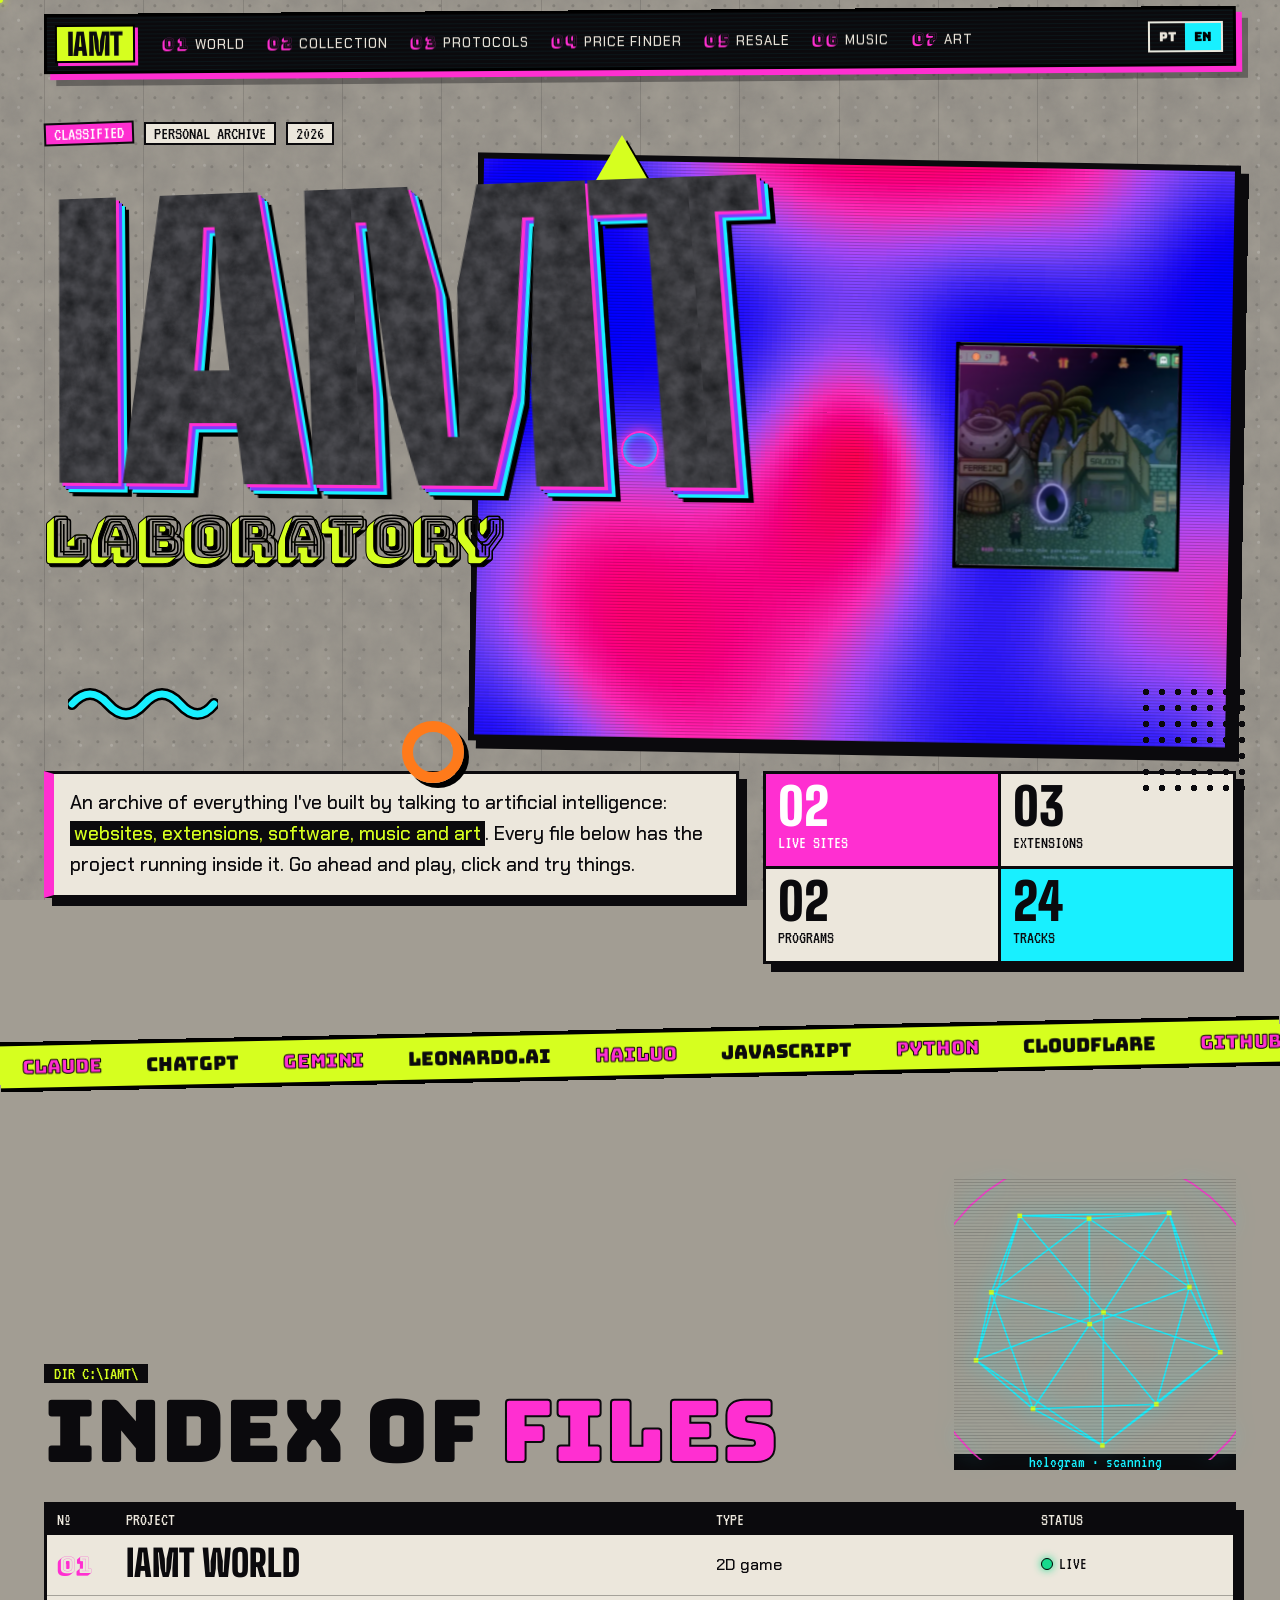
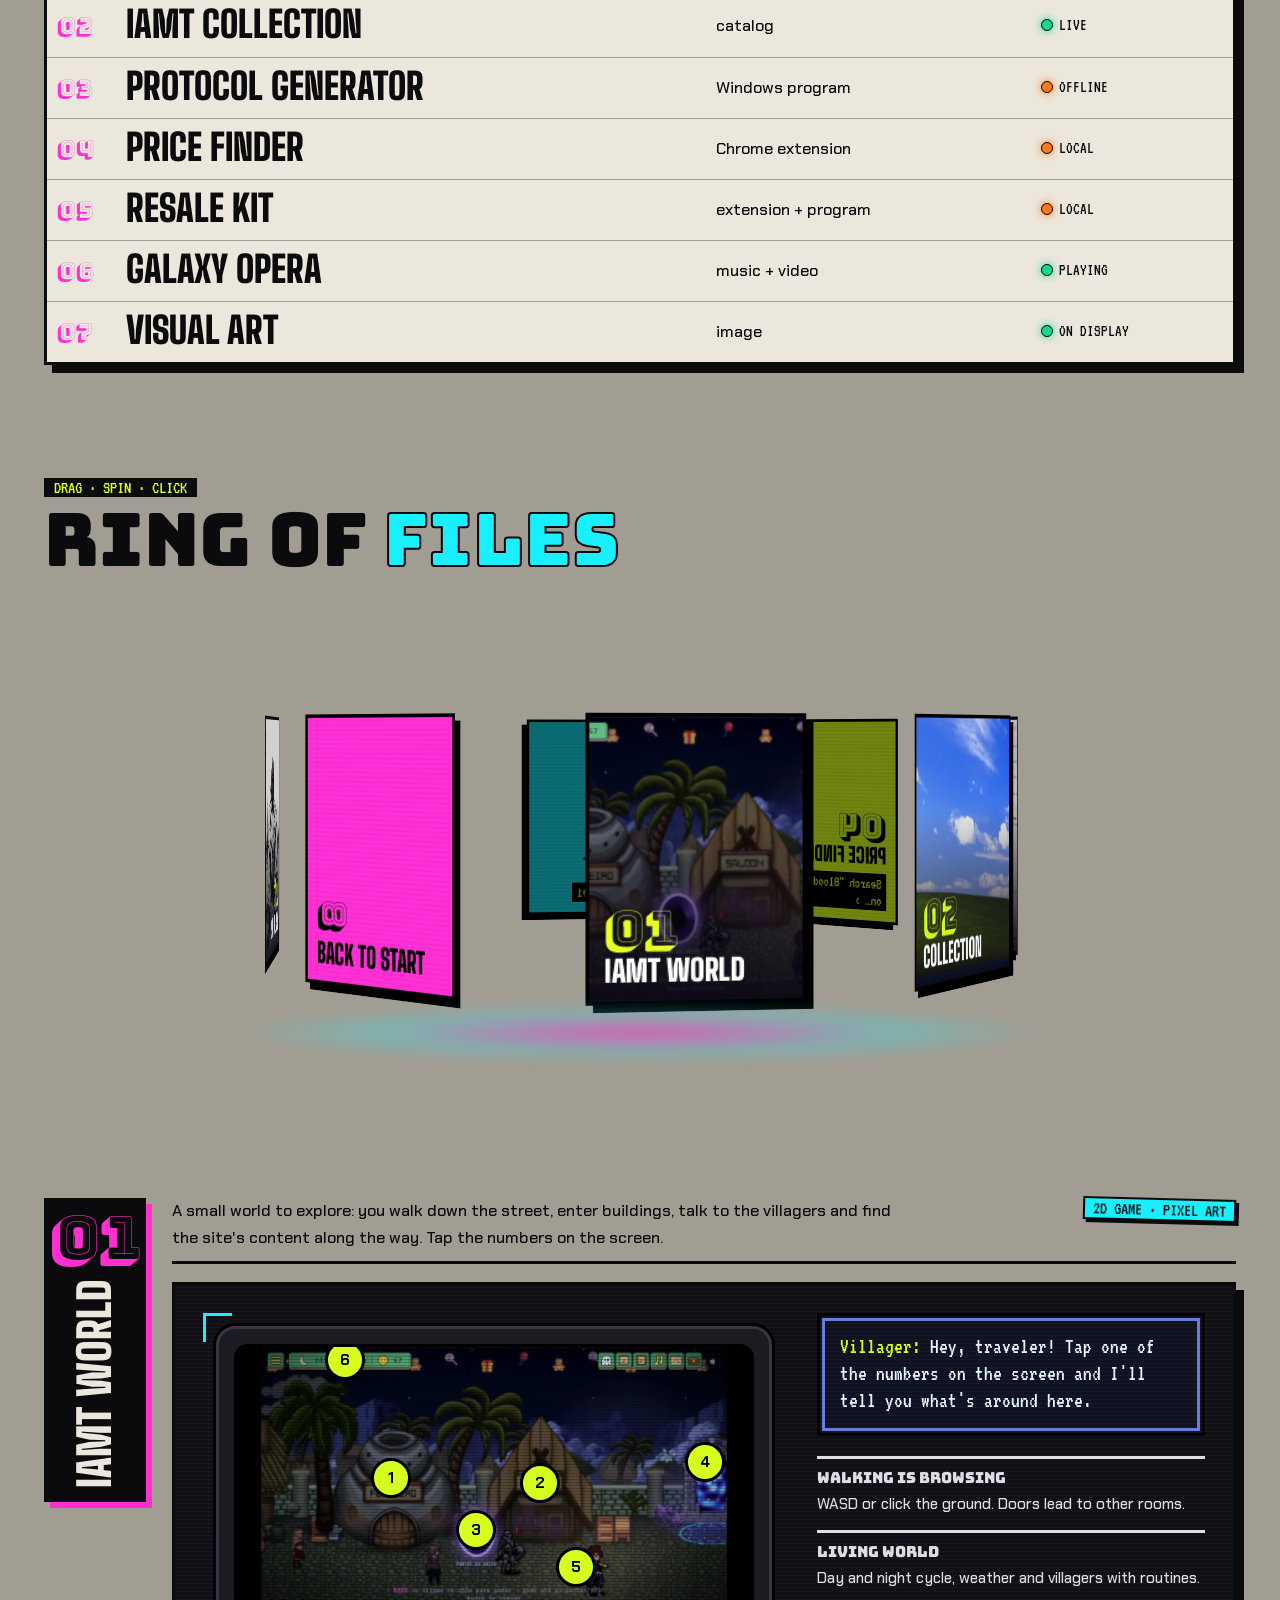
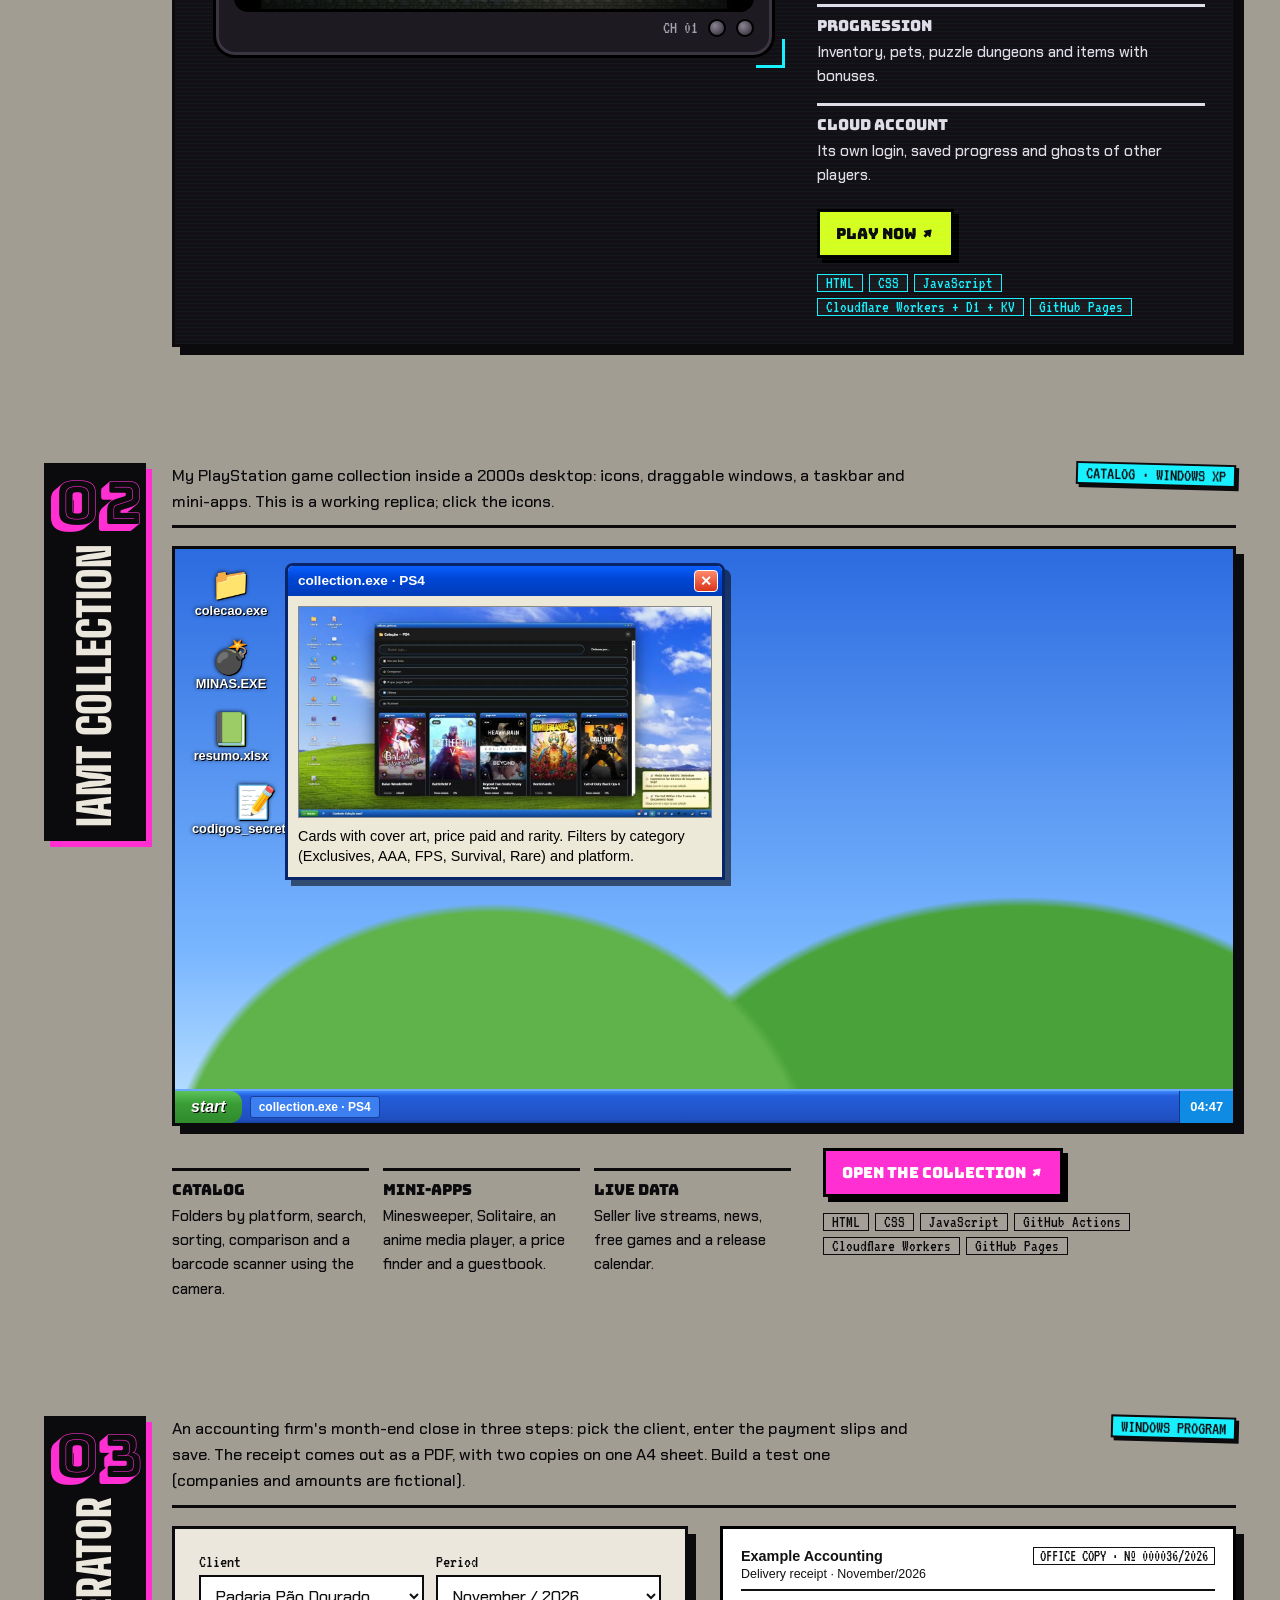
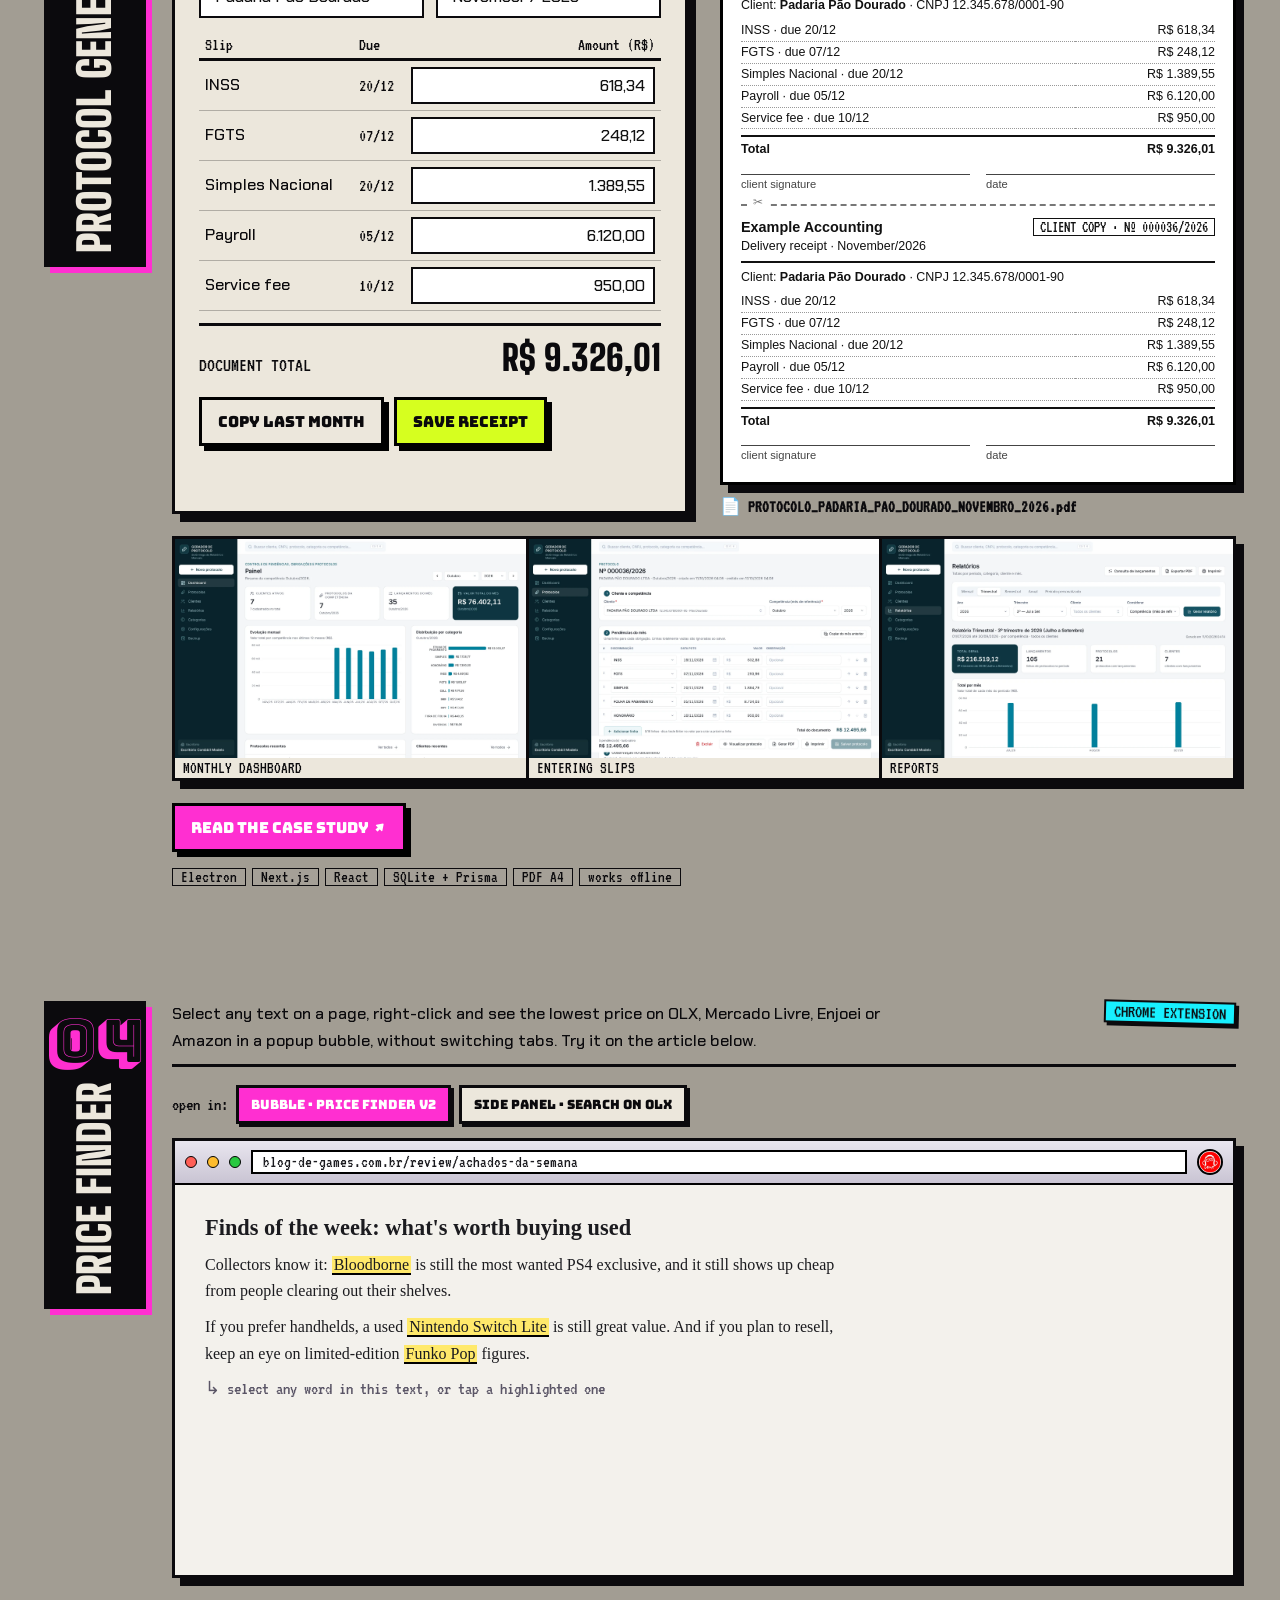
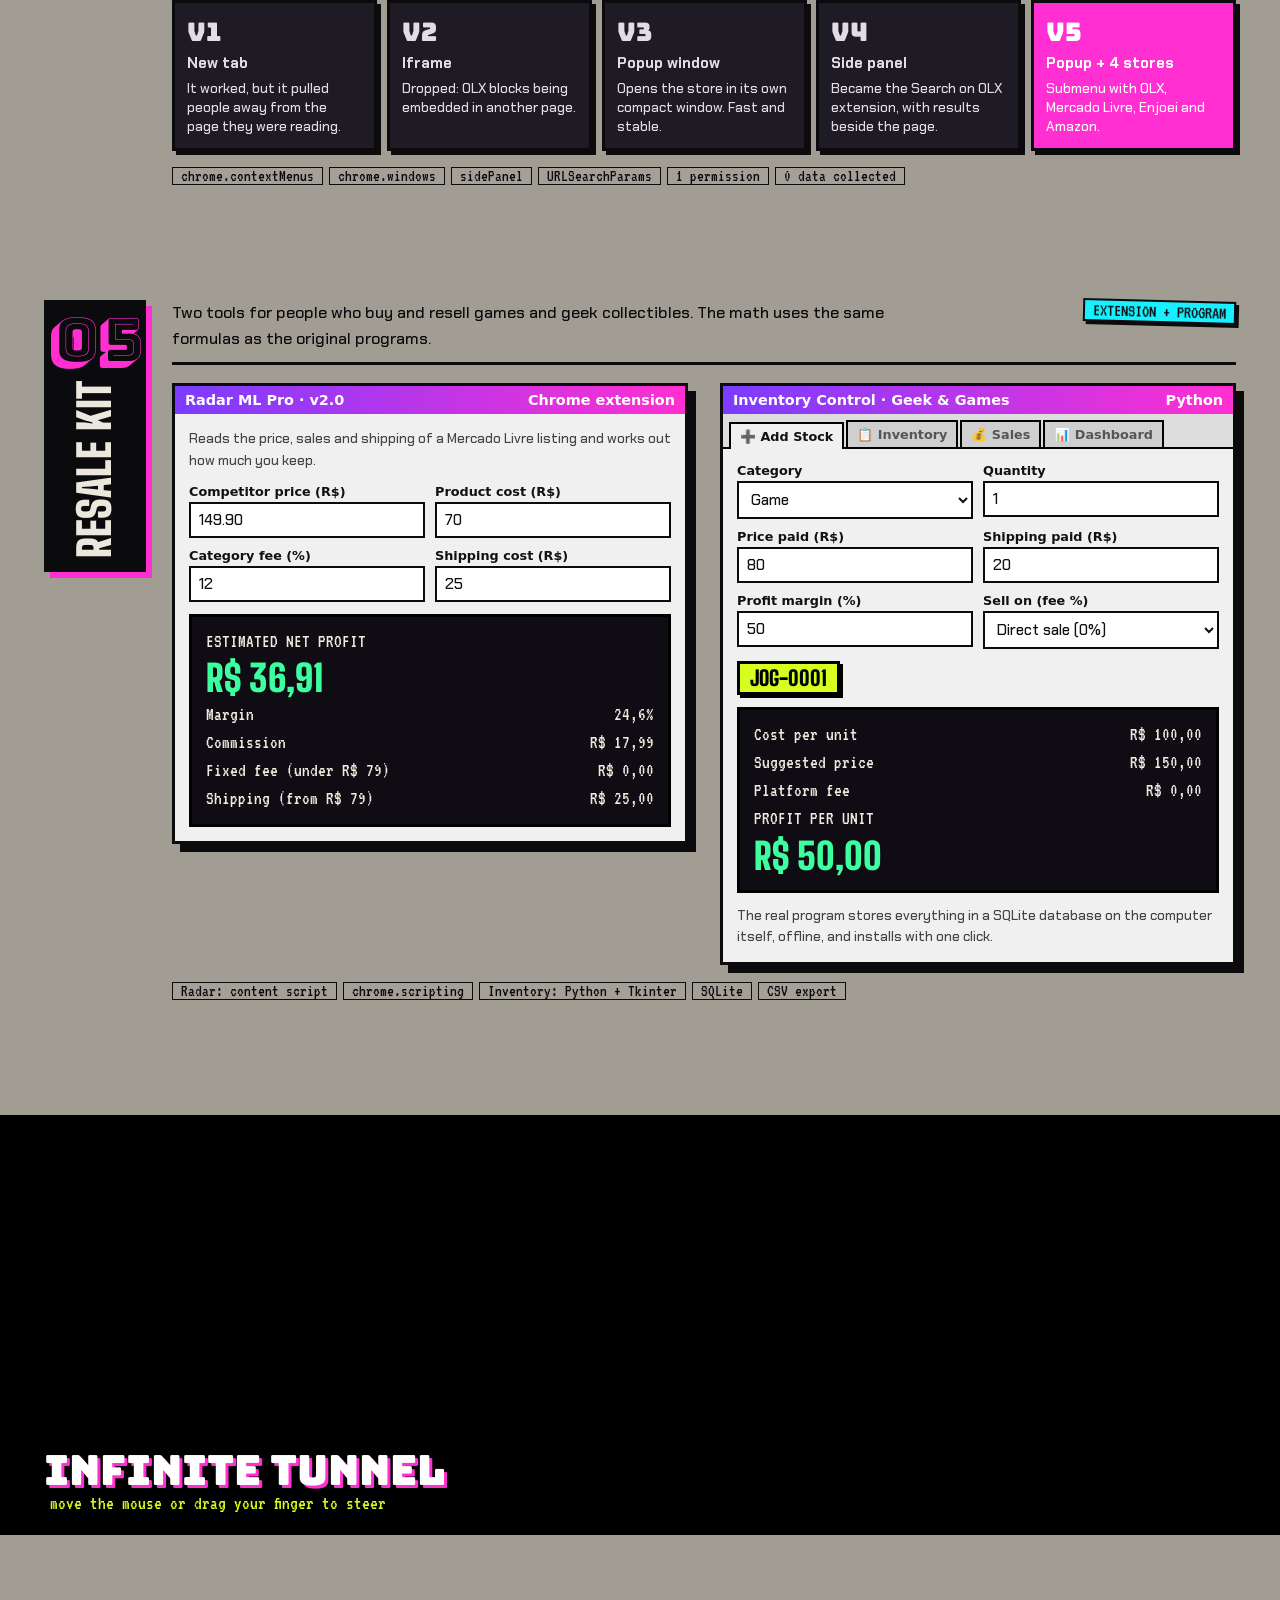
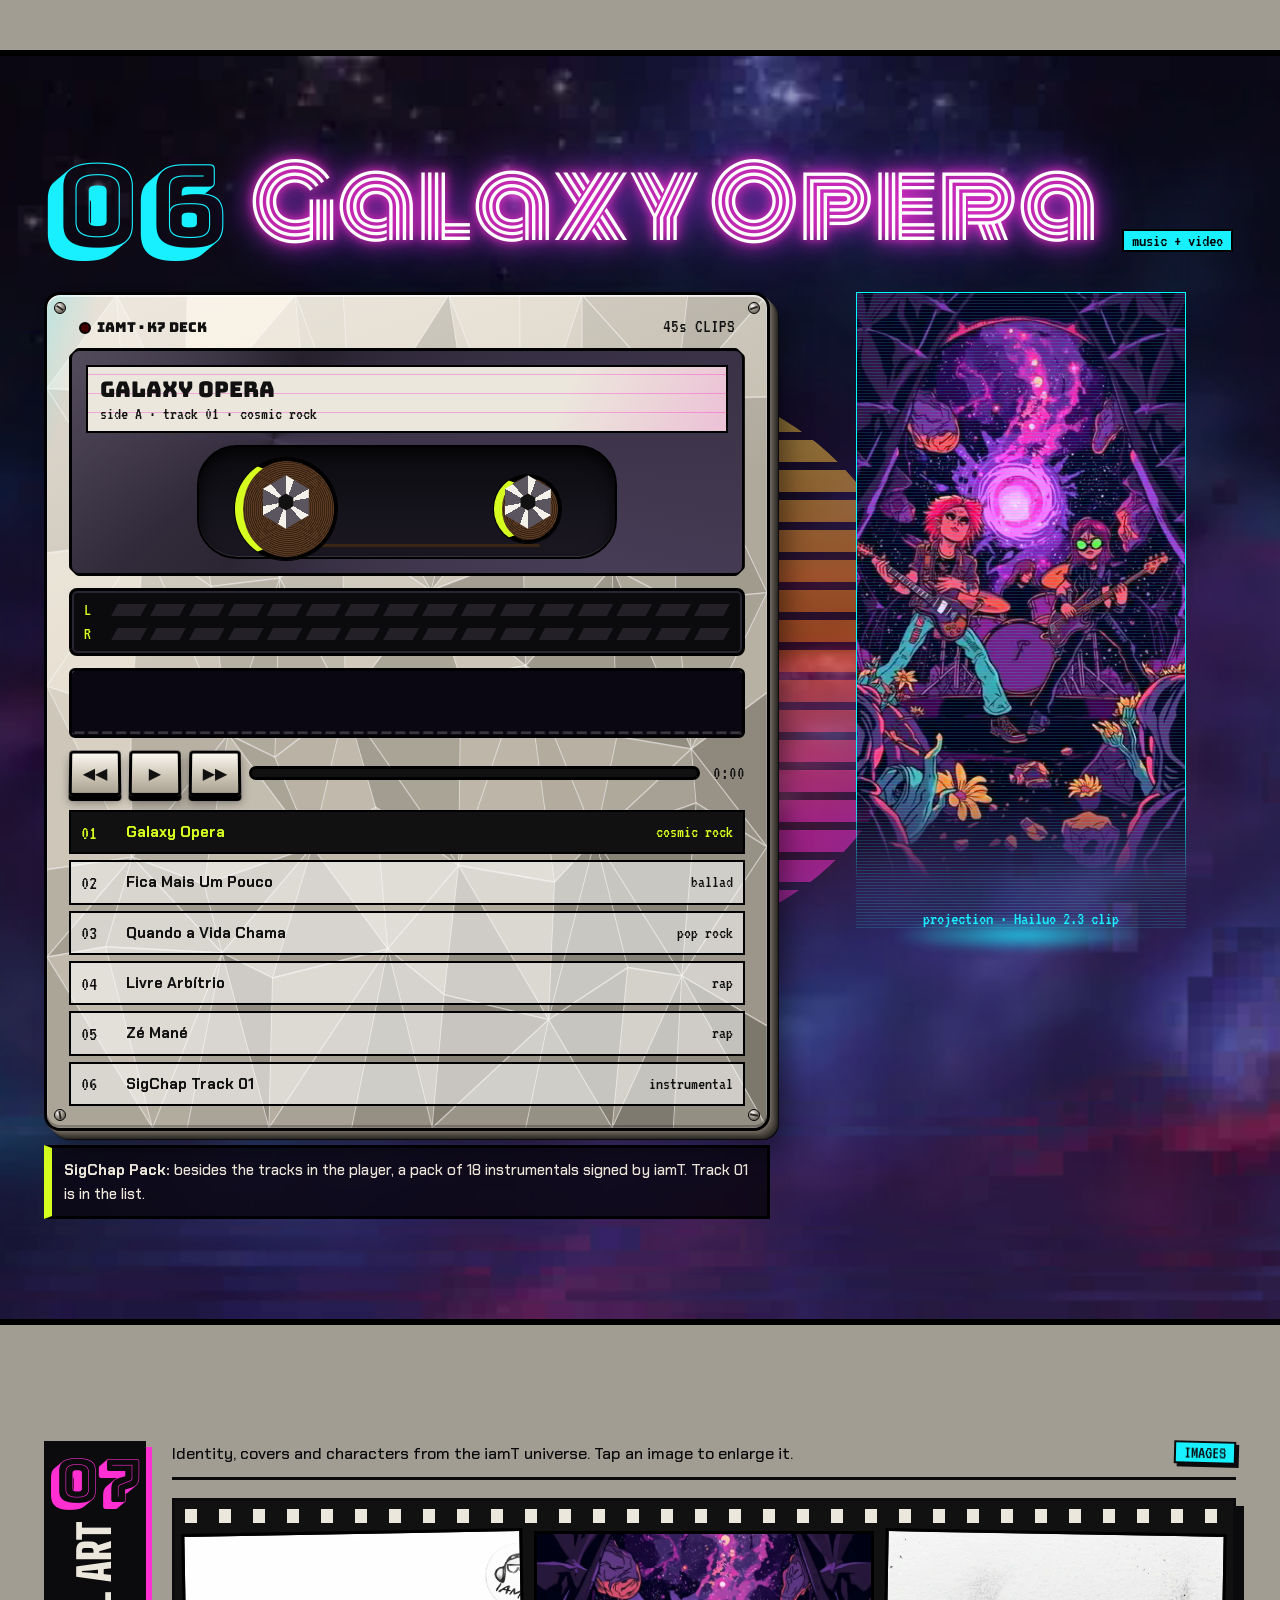
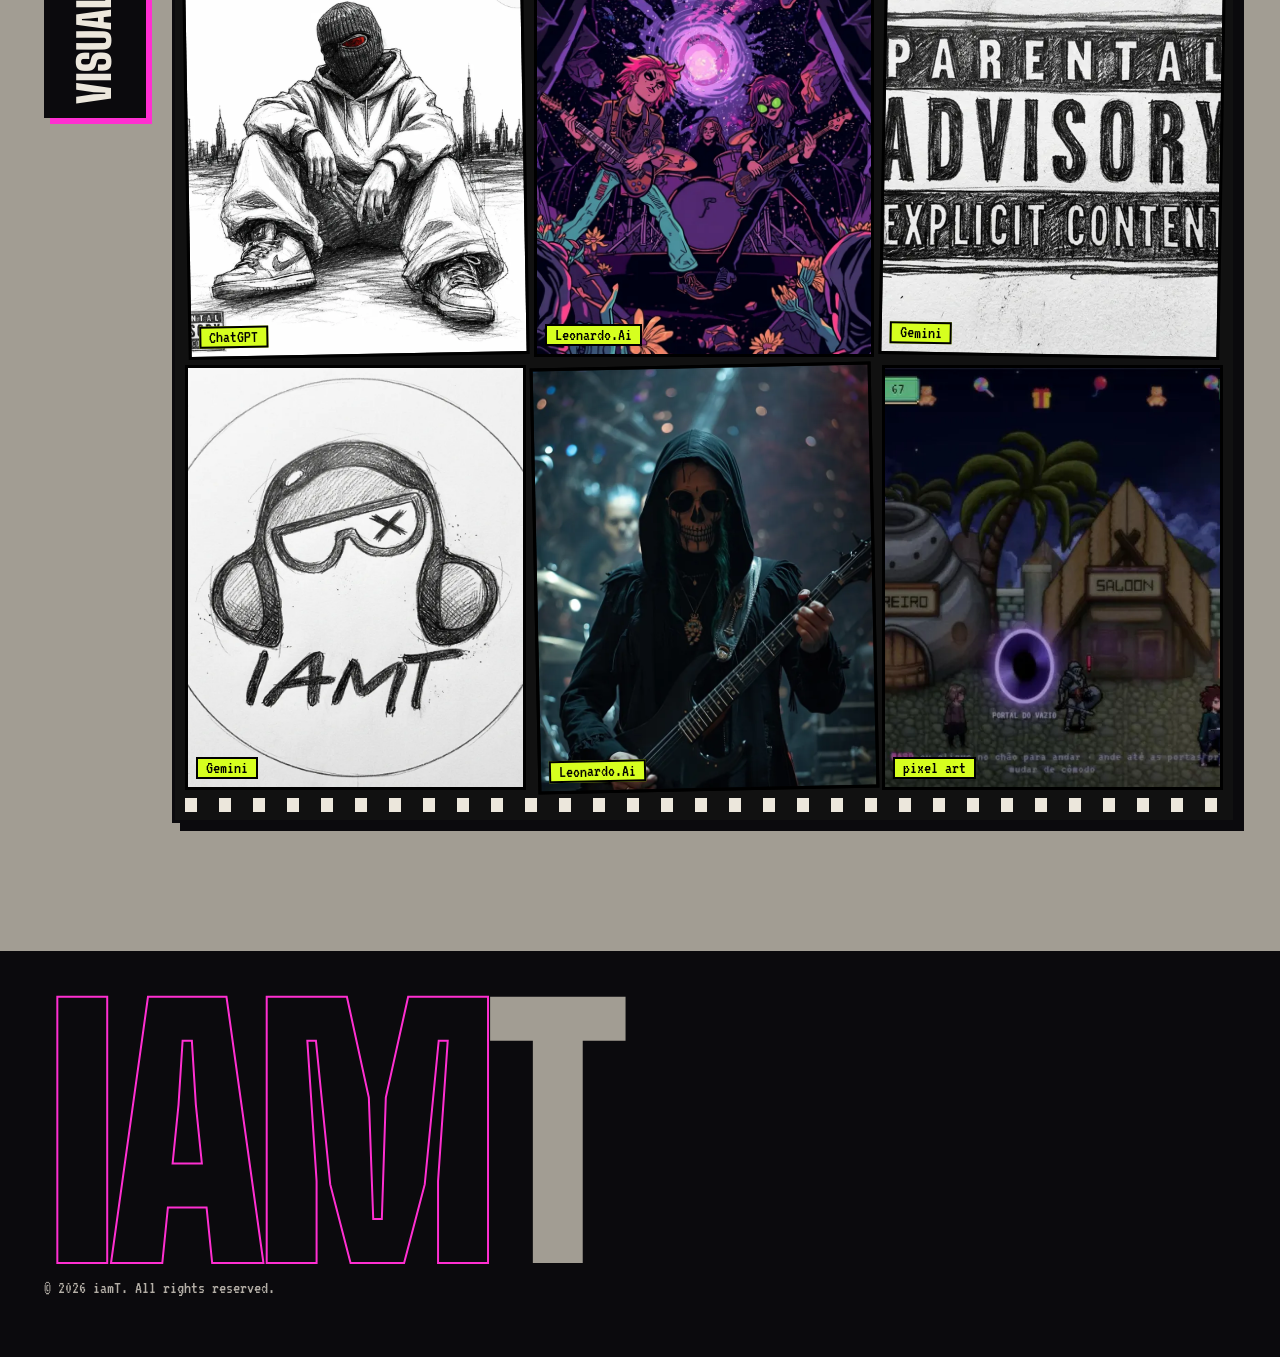
<file: index.html>
<!doctype html>
<html lang="pt-BR">
<head>
<meta charset="utf-8">
<meta name="viewport" content="width=device-width,initial-scale=1,viewport-fit=cover">
<title>iamT Laboratório</title>
<meta name="description" content="Portfólio de iamT: sites, extensões, programas, música e arte, com todos os projetos funcionando dentro da página.">
<script>window.iamtCalm=(function(){try{return localStorage.getItem('iamt_motion')==='off'}catch(e){return false}})();if(window.iamtCalm)document.documentElement.classList.add('calm');
window.iamtLang=(function(){try{var l=localStorage.getItem('iamt_lang');if(l==='pt'||l==='en')return l}catch(e){}return /^pt/i.test(navigator.language||'pt')?'pt':'en'})();
document.documentElement.lang=window.iamtLang==='en'?'en':'pt-BR';
window.I18N={"__title": "iamT Laboratory", "clique ou aperte qualquer tecla para pular": "click or press any key to skip", "iamT, voltar ao topo": "iamT, back to top", "Seções": "Sections", "Mundo": "World", "Coleção": "Collection", "Protocolos": "Protocols", "Buscador": "Price finder", "Revenda": "Resale", "Música": "Music", "Arte": "Art", "confidencial": "classified", "arquivo pessoal": "personal archive", "laboratório": "laboratory", "Arquivo de tudo que eu construí conversando com inteligência artificial:": "An archive of everything I've built by talking to artificial intelligence:", "sites, extensões, programas, música e arte": "websites, extensions, software, music and art", ". Cada dossiê abaixo tem o projeto funcionando por dentro. Pode jogar, clicar e testar.": ". Every file below has the project running inside it. Go ahead and play, click and try things.", "sites no ar": "live sites", "extensões": "extensions", "programas": "programs", "faixas": "tracks", "Índice de": "Index of", "dossiês": "files", "holograma · scan ativo": "hologram · scanning", "Projeto": "Project", "Tipo": "Type", "jogo 2D": "2D game", "no ar": "live", "catálogo": "catalog", "Coleção iamT": "iamT Collection", "Gerador de Protocolos": "Protocol Generator", "programa Windows": "Windows program", "Buscador de Preço": "Price Finder", "extensão Chrome": "Chrome extension", "Kit de revenda": "Resale kit", "Kit de Revenda": "Resale Kit", "extensão + programa": "extension + program", "música + vídeo": "music + video", "tocando": "playing", "Arte visual": "Visual art", "imagem": "image", "exposta": "on display", "arraste · gire · clique": "drag · spin · click", "Anel de": "Ring of", "Buscar \"Bloodborne\" em… ›": "Search \"Bloodborne\" on… ›", "lucro R$ 36,91": "profit R$ 36.91", "Voltar ao início": "Back to start", "Um pequeno mundo para explorar: você anda pela rua, entra nas casas, conversa com os moradores e encontra o conteúdo do site pelo caminho. Toque nos números da tela.": "A small world to explore: you walk down the street, enter buildings, talk to the villagers and find the site's content along the way. Tap the numbers on the screen.", "jogo 2D · pixel art": "2D game · pixel art", "Rua principal do iamT World à noite, com Ferreiro, Saloon, portal e moradores em pixel art": "Main street of iamT World at night, with the Blacksmith, Saloon, portal and villagers in pixel art", "Ferreiro": "Blacksmith", "Portal do Vazio": "Void Portal", "Portal azul": "Blue portal", "Personagem": "Character", "Relógio e clima": "Clock and weather", "Você": "You", "Morador:": "Villager:", "Oi, viajante! Toque num dos números na tela pra eu te contar o que tem por aqui.": "Hey, traveler! Tap one of the numbers on the screen and I'll tell you what's around here.", "Aqui você melhora seus itens. Cada equipamento dá bônus de verdade nas dungeons.": "This is where you upgrade your items. Every piece of gear gives real bonuses in the dungeons.", "Lugar de conversar com os moradores. Cada um tem rotina própria e fala diferente de dia e de noite.": "The place to chat with villagers. Each one has their own routine and says different things by day and by night.", "Leva para as dungeons de puzzle. Resolva as salas para ganhar moedas e itens raros.": "Leads to the puzzle dungeons. Solve the rooms to earn coins and rare items.", "Teleporte para outras áreas do mundo. É assim que o site vira um mapa: cada lugar guarda um conteúdo.": "Teleports you to other areas of the world. That's how the site becomes a map: every place holds a piece of content.", "Ande com WASD ou clicando no chão. Os fantasmas que aparecem são outros jogadores que passaram por aqui.": "Walk with WASD or by clicking the ground. The ghosts you see are other players who passed through here.", "O mundo tem ciclo de dia e noite e clima que muda. Aqui são 04:00, céu limpo, e você tem 67 moedas.": "The world has a day and night cycle and changing weather. Here it's 04:00, clear skies, and you have 67 coins.", "Andar é navegar": "Walking is browsing", "WASD ou clique no chão. As portas levam a outros cômodos.": "WASD or click the ground. Doors lead to other rooms.", "Mundo vivo": "Living world", "Ciclo de dia e noite, clima e moradores com rotina.": "Day and night cycle, weather and villagers with routines.", "Progressão": "Progression", "Inventário, pets, dungeons de puzzle e itens com bônus.": "Inventory, pets, puzzle dungeons and items with bonuses.", "Conta na nuvem": "Cloud account", "Login próprio, progresso salvo e fantasmas de outros jogadores.": "Its own login, saved progress and ghosts of other players.", "Jogar agora ↗": "Play now ↗", "Minha coleção de jogos de PlayStation dentro de uma área de trabalho dos anos 2000: ícones, janelas arrastáveis, barra de tarefas e mini-aplicativos. Esta é uma réplica funcional; clique nos ícones.": "My PlayStation game collection inside a 2000s desktop: icons, draggable windows, a taskbar and mini-apps. This is a working replica; click the icons.", "catálogo · Windows XP": "catalog · Windows XP", "iniciar": "start", "Catálogo": "Catalog", "Pastas por plataforma, busca, ordenação, comparação e scanner de código de barras pela câmera.": "Folders by platform, search, sorting, comparison and a barcode scanner using the camera.", "Mini-apps": "Mini-apps", "Campo Minado, Paciência, media player de anime, buscador de preços e livro de visitas.": "Minesweeper, Solitaire, an anime media player, a price finder and a guestbook.", "Dados ao vivo": "Live data", "Lives de vendedores, notícias, jogos grátis e calendário de lançamentos.": "Seller live streams, news, free games and a release calendar.", "Abrir a coleção ↗": "Open the collection ↗", "colecao.exe · PS4": "collection.exe · PS4", "Campo Minado": "Minesweeper", "codigos_secretos.txt — Bloco de Notas": "secret_codes.txt — Notepad", "Cards com capa, preço pago e raridade. Filtros por categoria (Exclusivos, AAA, FPS, Survival, Raro) e plataforma.": "Cards with cover art, price paid and rarity. Filters by category (Exclusives, AAA, FPS, Survival, Rare) and platform.", "Clique revela. Use 🚩 (ou clique direito) para marcar.": "Click to reveal. Use 🚩 (or right-click) to flag.", "Plataforma": "Platform", "Jogos": "Games", "Total catalogado": "Total cataloged", "Números da planilha que deu origem ao catálogo.": "Numbers from the spreadsheet the catalog came from.", "Se voce achou esse arquivo, parabens.\n\nCodigo Konami classico:\n↑ ↑ ↓ ↓ ← → ← → B A\n\nDigite em qualquer lugar desta pagina\n(fora de um campo de texto).\n\n-- iamT": "If you found this file, congrats.\n\nClassic Konami code:\n↑ ↑ ↓ ↓ ← → ← → B A\n\nType it anywhere on this page\n(outside a text field).\n\n-- iamT", "O fechamento do mês de um escritório contábil em três passos: escolher o cliente, lançar as guias e salvar. O protocolo sai em PDF, com duas vias numa folha A4. Monte um de teste (empresas e valores fictícios).": "An accounting firm's month-end close in three steps: pick the client, enter the payment slips and save. The receipt comes out as a PDF, with two copies on one A4 sheet. Build a test one (companies and amounts are fictional).", "Cliente": "Client", "Competência": "Period", "Guia": "Slip", "Venc.": "Due", "Valor (R$)": "Amount (R$)", "TOTAL DO DOCUMENTO": "DOCUMENT TOTAL", "Copiar mês anterior": "Copy last month", "Salvar protocolo": "Save receipt", "Prévia do protocolo em A4": "A4 receipt preview", "Painel do programa com total do mês e gráfico": "Program dashboard with the month's total and a chart", "painel do mês": "monthly dashboard", "Editor do protocolo com guias lançadas": "Receipt editor with slips entered", "lançamento das guias": "entering slips", "Tela de relatórios por período": "Reports by period screen", "relatórios": "reports", "Ler o estudo de caso ↗": "Read the case study ↗", "funciona sem internet": "works offline", "Selecione qualquer texto numa página, clique com o botão direito e veja o menor preço na OLX, Mercado Livre, Enjoei ou Amazon, num balão, sem trocar de aba. Teste no artigo abaixo.": "Select any text on a page, right-click and see the lowest price on OLX, Mercado Livre, Enjoei or Amazon in a popup bubble, without switching tabs. Try it on the article below.", "Como os resultados abrem": "How results open", "abrir em:": "open in:", "Balão · Buscador v2": "Bubble · Price Finder v2", "Painel lateral · Buscar na OLX": "Side panel · Search on OLX", "Ícone da extensão": "Extension icon", "Achados da semana: o que vale comprar usado": "Finds of the week: what's worth buying used", "Quem coleciona sabe: o": "Collectors know it:", "continua sendo o exclusivo mais procurado do PS4, e ainda aparece barato em anúncio de quem está desapegando.": "is still the most wanted PS4 exclusive, and it still shows up cheap from people clearing out their shelves.", "Para quem prefere portátil, o": "If you prefer handhelds, a used", "usado segue com bom custo-benefício. E se a ideia é revender, vale ficar de olho em": "is still great value. And if you plan to resell, keep an eye on limited-edition", "de edição limitada.": "figures.", "↳ selecione qualquer palavra deste texto, ou toque numa marcada": "↳ select any word in this text, or tap a highlighted one", "Copiar": "Copy", "Buscar em…": "Search on…", "Buscar na OLX": "Search on OLX", "Buscar \"{q}\" em…": "Search \"{q}\" on…", "painel lateral · Buscar na OLX": "side panel · Search on OLX", "A extensão monta esta URL com os filtros da {s} já ligados. Em destaque, os trechos que ligam os filtros.": "The extension builds this URL with {s}'s filters already switched on. Highlighted: the parts that turn the filters on.", "Abrir busca real ↗": "Open the real search ↗", "menor preço": "lowest price", "com entrega": "with delivery", "todo o Brasil": "all of Brazil", "frete FULL": "FULL shipping", "Nova aba": "New tab", "Funcionava, mas tirava a pessoa da página que ela estava lendo.": "It worked, but it pulled people away from the page they were reading.", "Descartado: a OLX bloqueia ser embutida em outra página.": "Dropped: OLX blocks being embedded in another page.", "Janela popup": "Popup window", "Abre a loja numa janela compacta própria. Rápida e estável.": "Opens the store in its own compact window. Fast and stable.", "Painel lateral": "Side panel", "Virou a extensão Buscar na OLX, com o resultado ao lado da página.": "Became the Search on OLX extension, with results beside the page.", "Popup + 4 lojas": "Popup + 4 stores", "Submenu com OLX, Mercado Livre, Enjoei e Amazon.": "Submenu with OLX, Mercado Livre, Enjoei and Amazon.", "1 permissão": "1 permission", "0 dados coletados": "0 data collected", "Duas ferramentas para quem compra e revende jogos e itens geek. As contas usam as mesmas fórmulas dos programas originais.": "Two tools for people who buy and resell games and geek collectibles. The math uses the same formulas as the original programs.", "Lê o preço, as vendas e o frete de um anúncio do Mercado Livre e calcula quanto sobra para você.": "Reads the price, sales and shipping of a Mercado Livre listing and works out how much you keep.", "Preço do concorrente (R$)": "Competitor price (R$)", "Custo do produto (R$)": "Product cost (R$)", "Taxa da categoria (%)": "Category fee (%)", "Custo do frete (R$)": "Shipping cost (R$)", "LUCRO LÍQUIDO ESTIMADO": "ESTIMATED NET PROFIT", "Margem": "Margin", "Comissão": "Commission", "Taxa fixa (abaixo de R$ 79)": "Fixed fee (under R$ 79)", "Frete (a partir de R$ 79)": "Shipping (from R$ 79)", "Controle de Estoque · Geek & Games": "Inventory Control · Geek & Games", "Abas do programa": "Program tabs", "➕ Cadastrar Entrada": "➕ Add Stock", "📋 Estoque": "📋 Inventory", "💰 Vendas": "💰 Sales", "Categoria": "Category", "Quantidade": "Quantity", "Valor pago (R$)": "Price paid (R$)", "Frete pago (R$)": "Shipping paid (R$)", "Margem de lucro (%)": "Profit margin (%)", "Vender em (taxa %)": "Sell on (fee %)", "Venda direta (0%)": "Direct sale (0%)", "Jogo": "Game", "Acessório": "Accessory", "Miniatura de Carro": "Model Car", "Boneco / Action Figure": "Action Figure", "Outro": "Other", "Custo por unidade": "Cost per unit", "Preço sugerido": "Suggested price", "Taxa da plataforma": "Platform fee", "LUCRO POR UNIDADE": "PROFIT PER UNIT", "O programa de verdade guarda tudo num banco SQLite no próprio computador, sem internet, e instala com um clique.": "The real program stores everything in a SQLite database on the computer itself, offline, and installs with one click.", "Estoque: Python + Tkinter": "Inventory: Python + Tkinter", "exportação CSV": "CSV export", "Túnel infinito interativo": "Interactive infinite tunnel", "TÚNEL INFINITO": "INFINITE TUNNEL", "mexa o mouse ou arraste o dedo para pilotar": "move the mouse or drag your finger to steer", "TRECHOS DE 45s": "45s CLIPS", "lado A · faixa 01": "side A · track 01", "lado A": "side A", "lado B": "side B", "faixa": "track", "Faixa anterior": "Previous track", "Tocar": "Play", "Pausar": "Pause", "Próxima faixa": "Next track", "Posição da faixa": "Track position", "rock cósmico": "cosmic rock", "balada": "ballad", "instrumental": "instrumental", "além das faixas do player, um pacote com 18 instrumentais assinados por iamT. A faixa 01 está na lista.": "besides the tracks in the player, a pack of 18 instrumentals signed by iamT. Track 01 is in the list.", "Clipe animado da banda tocando no palco da Galaxy Opera": "Animated clip of the band playing on the Galaxy Opera stage", "projeção · clipe Hailuo 2.3": "projection · Hailuo 2.3 clip", "Identidade, capas e personagens do universo iamT. Toque numa imagem para ampliar.": "Identity, covers and characters from the iamT universe. Tap an image to enlarge it.", "imagens": "images", "Capa de single · ChatGPT": "Single cover · ChatGPT", "Capa em desenho a lápis: personagem de balaclava sentado diante de prédios": "Pencil-drawn cover: a figure in a balaclava sitting in front of buildings", "Banda da Galaxy Opera · Leonardo.Ai (Lucid Origin)": "Galaxy Opera band · Leonardo.Ai (Lucid Origin)", "Ilustração de banda de rock tocando num palco cósmico roxo": "Illustration of a rock band playing on a purple cosmic stage", "Selo de aviso para as capas · Gemini": "Advisory label for the covers · Gemini", "Selo Parental Advisory desenhado a lápis": "Pencil-drawn Parental Advisory label", "Logo iamT em rascunho · Gemini": "iamT logo sketch · Gemini", "Logo iamT: personagem com fones e óculos desenhado a lápis": "iamT logo: pencil-drawn character with headphones and goggles", "Baixista dark fantasy · Leonardo.Ai (Lucid Origin)": "Dark fantasy bassist · Leonardo.Ai (Lucid Origin)", "Baixista encapuzado com maquiagem de caveira no palco": "Hooded bassist with skull makeup on stage", "Rua do iamT World · arte do jogo": "iamT World street · game art", "Rua do iamT World": "iamT World street", "© 2026 iamT. Todos os direitos reservados.": "© 2026 iamT. All rights reserved.", "Valor de": "Amount for", "Guias do mês anterior copiadas, com vencimentos ajustados.": "Last month's slips copied, with due dates moved forward.", "Lance pelo menos um valor antes de salvar.": "Enter at least one amount before saving.", "Este cliente já tem protocolo nesta competência (Nº {n}). Escolha outro mês.": "This client already has a receipt for this period (No. {n}). Pick another month.", "Salvo! PDF gerado na pasta do cliente. Próximo número: {n}.": "Saved! PDF created in the client's folder. Next number: {n}.", "Fechar": "Close", "venc.": "due", "Contabilidade Exemplo": "Example Accounting", "Protocolo de entrega": "Delivery receipt", "Cliente:": "Client:", "assinatura do cliente": "client signature", "data": "date", "VIA ESCRITÓRIO": "OFFICE COPY", "VIA CLIENTE": "CLIENT COPY", "Folha de pagamento": "Payroll", "Honorário": "Service fee", "Pró-labore": "Owner's pay", "janeiro": "January", "fevereiro": "February", "março": "March", "abril": "April", "maio": "May", "junho": "June", "julho": "July", "agosto": "August", "setembro": "September", "outubro": "October", "novembro": "November", "dezembro": "December", "modo psicodélico: ligado": "psychedelic mode: on", "modo psicodélico: desligado": "psychedelic mode: off", "Novo jogo": "New game", "Modo bandeira": "Flag mode"};
window.T=function(s){return (window.iamtLang==='en'&&window.I18N[s])||s};</script>
<link rel="preconnect" href="https://fonts.googleapis.com"><link rel="preconnect" href="https://fonts.gstatic.com" crossorigin><link rel="stylesheet" href="https://fonts.googleapis.com/css2?family=Big+Shoulders+Display:wght@800;900&family=Bungee&family=Bungee+Shade&family=Monoton&family=Chakra+Petch:wght@400;500;700&family=VT323&display=swap">
<link rel="icon" href="favicon.svg" type="image/svg+xml">
<link rel="apple-touch-icon" href="apple-touch-icon.png">
<meta name="theme-color" content="#0b0a0d">
<meta property="og:type" content="website">
<meta property="og:title" content="iamT Laboratório">
<meta property="og:description" content="Sites, extensões, programas, música e arte criados por iamT. Tudo funcionando dentro da página.">
<meta property="og:image" content="https://www.iamt.com.br/og-image.jpg">
<meta name="twitter:card" content="summary_large_image">
<style>
/* ===== componentes compartilhados: pintados pelos tokens de cada opção ===== */
*{box-sizing:border-box}
[hidden]{display:none!important}
img,video,canvas{max-width:100%;display:block}
img{height:auto}
.screen img{width:100%;height:auto}
table{color:inherit;font:inherit;border-collapse:collapse}
h1,h2,h3,h4,h5{margin:0;text-wrap:balance}
p{margin:0}
button{font:inherit;color:inherit;cursor:pointer}
:focus-visible{outline:3px solid var(--focus);outline-offset:3px}
.term{font-family:var(--term)}
.stack{display:flex;flex-wrap:wrap;gap:6px;margin-top:16px}
.stack span{font:1.05rem var(--term);padding:0 8px;border:1px solid currentColor}
.feats{display:grid;grid-template-columns:repeat(auto-fit,minmax(min(100%,190px),1fr));gap:14px;margin-top:20px}
.feats div{border-top:3px solid currentColor;padding-top:8px}
.feats h3{font:var(--feat-h);text-transform:uppercase;margin-bottom:4px}
.feats p{font-size:.95rem}
.row-btns{display:flex;flex-wrap:wrap;gap:14px;margin-top:22px}

/* mundo */
.screen{position:relative;overflow:hidden;background:#000;transform:perspective(1200px) rotateY(var(--ty,0deg)) rotateX(var(--tx,0deg));transition:transform .2s ease-out}
.hot{position:absolute;z-index:2;width:clamp(28px,3.4vw,40px);aspect-ratio:1;border-radius:50%;border:3px solid #000;background:var(--hot-bg);font:700 .95rem var(--body);color:#000;display:grid;place-items:center;transform:translate(-50%,-50%);box-shadow:0 0 0 0 var(--hot-bg);animation:ping 2.2s infinite;padding:0}
.hot[aria-pressed="true"]{background:var(--a1);color:#fff;animation:none}
@keyframes ping{70%{box-shadow:0 0 0 16px transparent}100%{box-shadow:0 0 0 0 transparent}}
.dialog-box{background:#10131f;color:#e7f2ff;border:3px solid #000;outline:3px solid #6a7bd8;outline-offset:-8px;padding:18px 20px;font:1.35rem/1.25 var(--term)}
.dialog-box strong{font-weight:400;color:#d6ff1f}

/* coleção: área de trabalho XP */
.desk{position:relative;height:clamp(460px,56vw,580px);overflow:hidden;border:var(--bw) solid var(--line);box-shadow:var(--hard);
  background:radial-gradient(ellipse at 30% 110%,#5fb34a 0 30%,transparent 31%),radial-gradient(ellipse at 80% 120%,#4aa23a 0 34%,transparent 35%),linear-gradient(180deg,#2c6be0,#79b6ff 70%,#bfe3ff)}
.icons{position:absolute;left:12px;top:12px;display:grid;gap:8px;z-index:1}
.ico{width:88px;display:grid;justify-items:center;gap:4px;padding:6px 4px;background:none;border:1px dashed transparent;color:#fff;font:600 .8rem/1.15 Tahoma,Verdana,sans-serif;text-shadow:1px 1px 0 #000,0 0 4px #000;text-align:center}
.ico:hover,.ico:focus-visible{border-color:#fff;background:rgba(0,40,140,.35)}
.ico span:first-child{font-size:2rem;line-height:1}
.win{position:absolute;z-index:5;width:min(440px,calc(100% - 24px));background:#ece9d8;color:#000;border:3px solid #0a246a;border-radius:8px 8px 0 0;box-shadow:6px 6px 0 rgba(0,0,0,.55)}
.win header{display:flex;align-items:center;gap:8px;padding:4px 4px 4px 10px;color:#fff;font:700 .85rem Tahoma,Verdana,sans-serif;background:linear-gradient(180deg,#0a5fff,#0047d6 40%,#003bb8);cursor:move;user-select:none;touch-action:none;border-radius:5px 5px 0 0}
.win header span{flex:1;min-width:0;overflow:hidden;text-overflow:ellipsis;white-space:nowrap}
.win header button{width:24px;height:22px;border:1px solid #fff;border-radius:4px;background:linear-gradient(180deg,#ff8a6b,#d8341a);color:#fff;font:700 .85rem sans-serif;display:grid;place-items:center;padding:0}
.win .body{padding:10px;max-height:340px;overflow:auto;font:.9rem/1.45 Tahoma,Verdana,sans-serif}
.win img{border:1px solid #888}
.xp-bar{position:absolute;left:0;right:0;bottom:0;height:34px;z-index:8;display:flex;align-items:center;gap:8px;background:linear-gradient(180deg,#3c8cff,#245edb 15%,#1f4fc0 90%,#183f9e);border-top:2px solid #6aa8ff}
.xp-bar .s{height:100%;display:flex;align-items:center;padding:0 16px;font:italic 700 1rem Tahoma,sans-serif;color:#fff;background:linear-gradient(180deg,#5cc35a,#3a9d36 40%,#2f8a2b);border-radius:0 12px 12px 0;text-shadow:1px 1px 0 #000}
.xp-bar .tasks{flex:1;display:flex;gap:4px;min-width:0;overflow:hidden}
.xp-bar .tasks button{max-width:140px;overflow:hidden;text-overflow:ellipsis;white-space:nowrap;font:600 .75rem Tahoma,sans-serif;color:#fff;background:#3c7ff0;border:1px solid #173f9c;border-radius:3px;padding:3px 8px}
.xp-bar .clock{font:600 .8rem Tahoma,sans-serif;color:#fff;padding:0 10px;background:#0f8be3;height:100%;display:flex;align-items:center;border-left:1px solid #083b8a}
.mines{display:grid;grid-template-columns:repeat(8,1fr);border:3px inset #fff;background:#bdbdbd;width:min(100%,288px);margin-inline:auto;touch-action:manipulation}
.mines button{aspect-ratio:1;border:3px outset #fff;background:#c6c6c6;font:700 1rem sans-serif;padding:0;display:grid;place-items:center}
.mines button.open{border:1px solid #8a8a8a;background:#bdbdbd}
.mines button.boom{background:#ff3b3b}
.mine-top{display:flex;justify-content:space-between;align-items:center;gap:8px;margin:0 auto 8px;width:min(100%,288px);font:1.4rem "VT323",monospace}
.mine-top .lcd{background:#000;color:#ff2a2a;padding:0 6px;min-width:3ch;text-align:right}
.mine-top button{border:2px outset #fff;background:#c6c6c6;padding:0 6px;font-size:1.1rem}
.mine-top button[aria-pressed="true"]{border-style:inset;background:#ffd84d}
.xl{width:100%;font:.85rem Tahoma,sans-serif}
.xl th,.xl td{border:1px solid #b9b9b9;padding:3px 6px;text-align:left}
.xl th{background:#dfe8d0}
.xl td.num{text-align:right;font-variant-numeric:tabular-nums}
.notepad{font:1.2rem/1.25 "VT323",monospace;white-space:pre-wrap;background:#fff;border:1px solid #888;padding:8px}

/* gerador de protocolos */
.gp{display:grid;grid-template-columns:minmax(0,1fr) minmax(0,1fr);gap:clamp(16px,3vw,32px);align-items:start}
@media (max-width:960px){.gp{grid-template-columns:minmax(0,1fr)}}
.panel{padding:clamp(14px,2.4vw,24px);background:var(--paper);color:var(--ink);border:var(--bw) solid var(--line);box-shadow:var(--hard);border-radius:var(--radius)}
.panel label{display:block;font:1.1rem var(--term);margin-bottom:4px}
.panel select,.panel input,.tk input,.tk select{width:100%;font:500 1rem var(--body);color:#111;background:#fff;border:2px solid var(--line);padding:8px 10px;border-radius:var(--field-r,0)}
.fields{display:grid;grid-template-columns:repeat(auto-fit,minmax(min(100%,170px),1fr));gap:12px}
.guias{width:100%;margin-top:14px}
.guias th{font:1.1rem var(--term);text-align:left;border-bottom:3px solid currentColor;padding:4px 6px}
.guias td{border-bottom:1px solid rgba(0,0,0,.25);padding:6px;vertical-align:middle}
.guias td input{padding:6px 8px;font-variant-numeric:tabular-nums;text-align:right}
.guias td.due{font:1.15rem var(--term);white-space:nowrap}
.tot{display:flex;justify-content:space-between;align-items:baseline;flex-wrap:wrap;gap:12px;margin-top:12px;padding-top:10px;border-top:3px solid currentColor}
.tot b{font:var(--tot-font);font-variant-numeric:tabular-nums}
.gp-actions{display:flex;flex-wrap:wrap;gap:10px;margin-top:16px}
.msg{min-height:1.6em;margin-top:10px;font:1.2rem var(--term)}
.msg.ok{color:#0b7a48}.msg.err{color:#c4002b}
.sheet{background:#fff;color:#111;border:3px solid #000;box-shadow:var(--hard);padding:clamp(10px,2vw,18px);font:400 .78rem/1.35 "Helvetica Neue",Arial,sans-serif}
.via{display:grid;gap:6px}
.via .vh{display:flex;justify-content:space-between;gap:8px;align-items:flex-start;border-bottom:2px solid #111;padding-bottom:6px}
.via .vh b{font-size:.9rem}
.via .tag{font:1rem "VT323",monospace;border:1.5px solid #111;padding:0 6px;white-space:nowrap}
.via table{width:100%}
.via td{padding:2px 0;border-bottom:1px dotted #999}
.via td:last-child{text-align:right;font-variant-numeric:tabular-nums}
.via .vt{display:flex;justify-content:space-between;font-weight:700;border-top:2px solid #111;padding-top:4px}
.via .sig{display:flex;justify-content:space-between;gap:16px;margin-top:10px;font-size:.7rem;color:#444}
.via .sig span{flex:1;border-top:1px solid #444;padding-top:2px}
.cut{border:0;border-top:2px dashed #777;margin:12px 0;position:relative;overflow:visible}
.cut::after{content:"✂";position:absolute;left:8px;top:-12px;background:#fff;padding:0 4px;color:#777}
.fname{margin-top:12px;font:1.05rem var(--term);word-break:break-all}

/* buscador */
.mode{display:flex;flex-wrap:wrap;gap:8px;align-items:center;font:1.15rem var(--term);margin-bottom:14px}
.mode button{font:var(--chip-font);padding:8px 12px;border:var(--bw) solid var(--line);background:var(--paper);color:var(--ink);box-shadow:3px 3px 0 var(--line);border-radius:var(--radius)}
.mode button[aria-pressed="true"]{background:var(--a1);color:#fff}
.browser{position:relative;border:var(--bw) solid var(--line);box-shadow:var(--hard);background:#f3f1ec;color:#1b1b1f;overflow:hidden;min-height:440px;border-radius:var(--radius)}
.browser .bar{display:flex;align-items:center;gap:10px;padding:8px 10px;background:linear-gradient(180deg,#e9e6ef,#c9c4d3);border-bottom:2px solid #000}
.browser .bar i{width:12px;height:12px;border-radius:50%;border:1.5px solid #000;background:#ff5f57}
.browser .bar i+i{background:#febc2e}.browser .bar i+i+i{background:#28c840}
.browser .url{flex:1;min-width:0;background:#fff;border:2px solid #000;padding:2px 10px;font:1.05rem "VT323",monospace;overflow:hidden;white-space:nowrap;text-overflow:ellipsis}
.browser .ext{width:26px;height:26px;border:2px solid #000;border-radius:50%;background:#fff}
.article{padding:clamp(16px,3vw,30px);max-width:44rem;font:400 1rem/1.65 Georgia,"Times New Roman",serif}
.article h4{font:700 1.4rem/1.2 Georgia,serif;margin:0 0 10px}
.article p+p{margin-top:10px}
.article mark{background:#ffe96b;color:inherit;cursor:pointer;padding:0 2px;border-bottom:2px solid #000}
.article mark:hover{background:#d6ff1f}
.hint{font:1.15rem "VT323",monospace;color:#5a5566;margin-top:14px}
.ctx{position:absolute;z-index:20;width:230px;background:#fff;color:#111;border:2px solid #000;box-shadow:5px 5px 0 rgba(0,0,0,.6);padding:4px;font:500 .9rem system-ui,sans-serif}
.ctx .it{display:flex;justify-content:space-between;gap:8px;padding:6px 10px;color:#777}
.ctx .it.main{color:#111;background:#eee;font-weight:700}
.ctx .stores{border-top:1px solid #ccc;margin-top:4px;padding-top:4px;display:grid}
.ctx .stores button{text-align:left;border:0;background:none;padding:7px 10px 7px 22px;font:600 .9rem system-ui,sans-serif;color:#111}
.ctx .stores button:hover,.ctx .stores button:focus-visible{background:var(--a1);color:#fff}
.balloon{position:absolute;z-index:25;right:12px;top:52px;width:min(330px,calc(100% - 24px));background:#fff;color:#111;border:3px solid #000;box-shadow:8px 8px 0 rgba(0,0,0,.6);animation:pop .35s cubic-bezier(.2,.9,.3,1.3)}
.balloon.side{top:44px;right:0;bottom:0;width:min(340px,86%);animation:slide .3s ease-out;box-shadow:-6px 0 0 rgba(0,0,0,.4)}
@keyframes pop{from{transform:scale(.85) translateY(10px);opacity:0}}
@keyframes slide{from{transform:translateX(100%)}}
.balloon header{display:flex;align-items:center;gap:8px;padding:5px 6px 5px 10px;background:#111;color:#eee;font:1.05rem "VT323",monospace}
.balloon header span{flex:1;min-width:0;overflow:hidden;white-space:nowrap;text-overflow:ellipsis}
.balloon header button{border:2px solid #eee;background:#e0303f;color:#fff;width:24px;height:22px;padding:0;font:700 .8rem sans-serif}
.balloon .bb{padding:12px;display:grid;gap:10px}
.balloon h5{font:var(--chip-font);font-size:1rem;text-transform:uppercase}
.gen{font:1.05rem/1.3 "VT323",monospace;background:#111;color:#cfc9da;padding:8px 10px;word-break:break-all;border:2px solid #000}
.gen b{color:#d6ff1f;font-weight:400}
.chips{display:flex;flex-wrap:wrap;gap:6px}
.chips span{font:700 .72rem system-ui,sans-serif;text-transform:uppercase;letter-spacing:.05em;padding:2px 8px;border:2px solid #000;background:var(--a2);color:#000}
.balloon .btn{justify-content:center}
.versions{display:grid;grid-template-columns:repeat(5,minmax(0,1fr));gap:10px;margin:22px 0 0;list-style:none;padding:0}
.versions li{padding:12px;border:var(--bw) solid var(--line);background:var(--paper);color:var(--ink);box-shadow:4px 4px 0 var(--line);border-radius:var(--radius)}
.versions li:last-child{background:var(--a1);color:#fff}
.versions b{display:block;font:var(--ver-font)}
.versions strong{display:block;font-weight:700;font-size:.95rem;margin:2px 0 4px}
.versions span{font-size:.85rem;line-height:1.4;display:block}
@media (max-width:900px){.versions{grid-template-columns:repeat(auto-fit,minmax(min(100%,170px),1fr))}}

/* revenda */
.tools{display:grid;grid-template-columns:minmax(0,1fr) minmax(0,1fr);gap:clamp(18px,3vw,32px);align-items:start}
@media (max-width:900px){.tools{grid-template-columns:minmax(0,1fr)}}
.tk{background:#f0f0f0;color:#111;border:var(--bw) solid var(--line);box-shadow:var(--hard);border-radius:var(--radius);overflow:hidden}
.tk .tt{display:flex;align-items:center;gap:8px;padding:6px 10px;background:var(--tk-title);color:#fff;font:700 .9rem system-ui,sans-serif}
.tk .tt span{flex:1}
.tk .tabs{display:flex;flex-wrap:wrap;gap:2px;padding:6px 6px 0;border-bottom:2px solid #000;background:#ddd}
.tk .tabs button{font:600 .8rem system-ui,sans-serif;padding:5px 9px;border:2px solid #000;border-bottom:0;background:#cfcfcf;color:#111}
.tk .tabs button[aria-selected="true"]{background:#f0f0f0;position:relative;top:2px}
.tk .tabs button:disabled{cursor:default;color:#555}
.tk .in{padding:14px;display:grid;gap:12px}
.tk label{display:block;font:600 .8rem system-ui,sans-serif;margin-bottom:3px}
.tk input,.tk select{font-size:.95rem;padding:6px 8px}
.grid2{display:grid;grid-template-columns:minmax(0,1fr) minmax(0,1fr);gap:10px}
.readout{background:#0f0c14;color:#efe9dc;padding:12px 14px;border:3px solid #000;font:1.2rem/1.35 "VT323",monospace;display:grid;gap:2px}
.readout .big{font:var(--big-font);font-variant-numeric:tabular-nums}
.readout .pos{color:#3dffa0}.readout .neg{color:#ff4f6d}
.readout .row{display:flex;justify-content:space-between;gap:10px}
.readout .row span:last-child{font-variant-numeric:tabular-nums}
.sku{display:inline-block;font:var(--big-font);font-size:1.3rem;background:#d6ff1f;color:#000;border:3px solid #000;padding:2px 10px;box-shadow:3px 3px 0 #000}
.tk .note{font-size:.85rem;color:#444}

/* player */
#viz{width:100%;height:70px;margin-top:12px;border:3px solid #000;border-radius:6px}
.transport{display:flex;gap:8px;margin-top:12px;align-items:center}
.transport button{flex:0 0 auto;width:52px;height:46px;border:3px solid #000;border-radius:6px;background:linear-gradient(180deg,#f4f1ea,#bdb6a8);color:#111;box-shadow:0 4px 0 #000;font:700 1rem system-ui,sans-serif;display:grid;place-items:center;padding:0}
.transport button:active,.transport button[aria-pressed="true"]{transform:translateY(3px);box-shadow:0 1px 0 #000;background:linear-gradient(180deg,#bdb6a8,#e6e1d6)}
.prog{flex:1;height:14px;border:3px solid #000;background:#111;border-radius:7px;position:relative;cursor:pointer;min-width:0}
.prog i{position:absolute;left:0;top:0;bottom:0;background:linear-gradient(90deg,var(--a2),var(--a1));border-radius:4px;width:0}
.time{font:1.2rem "VT323",monospace;min-width:4.6ch;text-align:right}
.tracks{list-style:none;margin:14px 0 0;padding:0;display:grid;gap:6px}
.tracks button{width:100%;display:grid;grid-template-columns:2.2rem minmax(0,1fr) auto;gap:10px;align-items:center;text-align:left;padding:8px 10px;border:2px solid #000;background:rgba(255,255,255,.55);color:#111}
.tracks button:hover{background:#fff}
.tracks button[aria-current="true"]{background:#111;color:#d6ff1f}
.tracks .tn{font:1.3rem "VT323",monospace}
.tracks b{font-weight:700;font-size:.95rem;overflow:hidden;white-space:nowrap;text-overflow:ellipsis}
.tracks em{font:1.1rem "VT323",monospace;font-style:normal}

/* arte */
.art{position:relative;margin:0;border:var(--bw) solid var(--line);box-shadow:var(--hard);background:#000;cursor:zoom-in;padding:0;border-radius:var(--radius);overflow:hidden}
.art img{width:100%;height:100%;object-fit:cover}
.art .tool{position:absolute;left:8px;bottom:8px;font:1.1rem "VT323",monospace;background:#d6ff1f;color:#000;border:2px solid #000;padding:0 8px}
.lightbox{position:fixed;inset:0;z-index:300;background:rgba(10,6,18,.92);display:grid;place-items:center;padding:24px;color:#eee}
.lightbox img{max-height:82vh;width:auto;border:4px solid #000}
.lightbox p{font:1.3rem "VT323",monospace;margin-top:10px;text-align:center}
.lightbox button{position:absolute;top:calc(env(safe-area-inset-top,0px) + 14px);right:14px}

body.trip{animation:trip 4s linear infinite}
@keyframes trip{to{filter:hue-rotate(360deg)}}
.toast{position:fixed;left:50%;bottom:calc(env(safe-area-inset-bottom,0px) + 20px);transform:translateX(-50%);z-index:400;background:#d6ff1f;color:#000;border:3px solid #000;box-shadow:5px 5px 0 #000;padding:8px 16px;font:1.3rem "VT323",monospace;max-width:calc(100% - 32px)}
html.calm *,html.calm *::before,html.calm *::after{animation:none!important;transition:none!important}
html.calm{scroll-behavior:auto}


/* Layout: muro de concreto com grade aparente onde se abre uma janela psicodélica; cada projeto é um dossiê com lombada, e o demo vive num bunker com moldura de holograma. */
:root{
  --concrete:#a29d93; --concrete-d:#6f6a62; --bunker:#121014; --bunker-2:#1f1b24;
  --ink:#0b0a0d; --paper:#ece7dc; --magenta:#ff2fd1; --cyan:#18f0ff; --acid:#d6ff1f; --violet:#7b3cff; --sun:#ff7a1a; --red:#ff2244;
  --a1:#ff2fd1; --a2:#18f0ff; --a3:#d6ff1f; --line:#0b0a0d; --bw:3px; --radius:0px;
  --hard:8px 8px 0 #0b0a0d; --focus:#d6ff1f; --hot-bg:#d6ff1f;
  --display:"Big Shoulders Display",Impact,"Arial Narrow",sans-serif;
  --pop:"Bungee","Arial Black",sans-serif;
  --shade:"Bungee Shade","Bungee",sans-serif;
  --neon:"Monoton","Bungee",sans-serif;
  --body:"Chakra Petch","Segoe UI",system-ui,sans-serif;
  --term:"VT323",ui-monospace,Consolas,monospace;
  --feat-h:400 .95rem var(--pop); --tot-font:900 2.2rem var(--display); --chip-font:400 .8rem var(--pop);
  --ver-font:400 1.6rem var(--pop); --big-font:900 2.3rem var(--display);
  --tk-title:linear-gradient(90deg,#7b3cff,#ff2fd1); --viz-bg:#0a0612;
  --gut:clamp(16px,3.5vw,44px);
  color-scheme:light;
}
html{scroll-behavior:smooth}
body{margin:0;background:var(--concrete);color:var(--ink);font:500 1.02rem/1.6 var(--body);padding-inline:var(--gut);padding-block:0;overflow-x:hidden}
body::before{content:"";position:fixed;inset:0;pointer-events:none;z-index:-1;
  background-image:url("data:image/svg+xml,%3Csvg xmlns='http://www.w3.org/2000/svg' width='420' height='420'%3E%3Cfilter id='c'%3E%3CfeTurbulence type='fractalNoise' baseFrequency='.035' numOctaves='5' seed='4'/%3E%3CfeColorMatrix values='0 0 0 0 .2 0 0 0 0 .19 0 0 0 0 .18 0 0 0 .55 0'/%3E%3C/filter%3E%3Crect width='100%25' height='100%25' filter='url(%23c)'/%3E%3C/svg%3E"),
  radial-gradient(circle at 15% 25%,rgba(0,0,0,.18) 0 1px,transparent 2px),radial-gradient(circle at 60% 70%,rgba(255,255,255,.2) 0 1px,transparent 2px);
  background-size:420px 420px,19px 23px,31px 29px}
.grid-lines{position:fixed;inset:0;pointer-events:none;z-index:0;max-width:1400px;margin-inline:auto;left:var(--gut);right:var(--gut);
  background:repeating-linear-gradient(90deg,rgba(11,10,13,.13) 0 1px,transparent 1px calc(100%/12))}
a{color:inherit}
main,section,footer,.hero{position:relative;z-index:1}
.wrap{max-width:1400px;margin-inline:auto}

/* barra de tarefas Y2K */
.taskbar{position:sticky;top:env(safe-area-inset-top,0px);z-index:100;margin-inline:calc(var(--gut)*-1);padding:6px var(--gut);display:flex;align-items:center;gap:10px;flex-wrap:wrap;
  background:linear-gradient(180deg,#5b5468 0%,#2b2533 48%,#1a1520 52%,#2e2836 100%);border-bottom:2px solid #000;box-shadow:inset 0 1px 0 rgba(255,255,255,.35)}
.start{display:flex;align-items:center;gap:8px;padding:4px 14px 4px 8px;border-radius:0 14px 14px 0;font:400 .9rem var(--pop);color:#fff;text-decoration:none;
  background:linear-gradient(180deg,#ff7be6,#ff2fd1 45%,#c3009b 55%,#ff53dc);border:2px solid #000;box-shadow:inset 0 2px 0 rgba(255,255,255,.5)}
.start i{width:18px;height:18px;border-radius:50%;background:conic-gradient(var(--cyan),var(--acid),var(--sun),var(--magenta),var(--cyan));border:2px solid #000}
.taskbar nav{display:flex;gap:4px;flex-wrap:wrap;flex:1;min-width:0}
.taskbar nav a{font:500 .78rem var(--body);text-transform:uppercase;letter-spacing:.08em;color:var(--paper);text-decoration:none;padding:4px 10px;border:1px solid rgba(0,0,0,.6);background:linear-gradient(180deg,rgba(255,255,255,.14),rgba(255,255,255,.02))}
.taskbar nav a:hover{background:var(--cyan);color:var(--ink)}
.tray{font:1.2rem var(--term);color:var(--acid);padding:2px 10px;border:1px inset #000;background:#0d0a12}
.tray b{font-weight:400;color:var(--cyan)}
@media (max-width:760px){.taskbar nav{display:none}}

/* hero: janela psicodélica aberta no concreto */
.hero{max-width:1400px;margin-inline:auto;padding-block:clamp(22px,4vw,52px) clamp(34px,5vw,64px);display:grid;grid-template-columns:repeat(12,minmax(0,1fr));align-items:start}
.stamp{grid-column:1/-1;display:flex;flex-wrap:wrap;gap:10px;align-items:center;font:1.15rem var(--term);text-transform:uppercase;position:relative;z-index:3}
.stamp span{border:2px solid var(--ink);padding:0 8px;background:var(--paper)}
.stamp span.r{background:var(--magenta);color:#fff;border-color:var(--ink);transform:rotate(-2deg)}
.stage{grid-column:1/-1;position:relative;min-height:clamp(380px,46vw,620px);margin-top:14px}
.portal{position:absolute;right:0;top:0;bottom:0;width:64%;border:6px solid var(--ink);box-shadow:var(--hard),inset 0 0 0 3px rgba(255,255,255,.25),inset 0 0 60px rgba(0,0,0,.6);overflow:hidden;transform:rotate(1deg);isolation:isolate}
#plasma{position:absolute;inset:0;width:100%;height:100%;z-index:-2;image-rendering:pixelated;filter:saturate(1.3)}
.portal::before{content:"";position:absolute;inset:0;z-index:-1;background:repeating-linear-gradient(0deg,rgba(0,0,0,.18) 0 1px,transparent 1px 3px)}
.portal::after{content:"";position:absolute;inset:-6px;border:2px dashed rgba(11,10,13,.5);pointer-events:none}
.cube-zone{position:absolute;right:8%;top:50%;transform:translateY(-50%);perspective:1100px}
.cube{--s:clamp(130px,16vw,230px);width:var(--s);height:var(--s);position:relative;transform-style:preserve-3d;animation:spin 18s linear infinite}
.cube figure{position:absolute;inset:0;margin:0;border:3px solid #000;background:#000;overflow:hidden}
.cube figure img{width:100%;height:100%;object-fit:cover}
.cube figure::after{content:"";position:absolute;inset:0;background:linear-gradient(135deg,rgba(255,47,209,.35),transparent 40%,rgba(24,240,255,.3))}
.cube .f1{transform:translateZ(calc(var(--s)/2))}.cube .f2{transform:rotateY(90deg) translateZ(calc(var(--s)/2))}.cube .f3{transform:rotateY(180deg) translateZ(calc(var(--s)/2))}
.cube .f4{transform:rotateY(-90deg) translateZ(calc(var(--s)/2))}.cube .f5{transform:rotateX(90deg) translateZ(calc(var(--s)/2))}.cube .f6{transform:rotateX(-90deg) translateZ(calc(var(--s)/2))}
@keyframes spin{from{transform:rotateX(-18deg) rotateY(0)}to{transform:rotateX(-18deg) rotateY(360deg)}}
.holo{position:absolute;right:3%;top:5%;z-index:2;width:clamp(86px,9vw,124px);aspect-ratio:1;border-radius:50%;display:grid;place-items:center;text-align:center;font:400 .8rem/1.05 var(--pop);color:#000;border:3px solid #000;
  background:conic-gradient(from var(--h,0deg),#ff9bf0,#9bfbff,#eaff9b,#ffc79b,#c59bff,#ff9bf0);animation:holo 6s linear infinite;box-shadow:5px 5px 0 #000;transform:rotate(12deg)}
@property --h{syntax:"<angle>";inherits:false;initial-value:0deg}
@keyframes holo{to{--h:360deg}}
.giant{position:relative;z-index:2;margin:0;padding-top:clamp(10px,3vw,40px)}
.giant h1{font:900 clamp(7rem,30vw,27rem)/.74 var(--display);letter-spacing:-.04em;text-transform:uppercase;margin:0;display:inline-block;position:relative;
  color:transparent;background:url("data:image/svg+xml,%3Csvg xmlns='http://www.w3.org/2000/svg' width='300' height='300'%3E%3Cfilter id='c'%3E%3CfeTurbulence type='fractalNoise' baseFrequency='.06' numOctaves='5'/%3E%3CfeColorMatrix values='0 0 0 0 .07 0 0 0 0 .07 0 0 0 0 .08 0 0 0 1.4 -.1'/%3E%3C/filter%3E%3Crect width='100%25' height='100%25' fill='%23202124'/%3E%3Crect width='100%25' height='100%25' filter='url(%23c)'/%3E%3C/svg%3E") #18191b;
  -webkit-background-clip:text;background-clip:text;
  filter:drop-shadow(3px 3px 0 var(--magenta)) drop-shadow(3px 3px 0 var(--violet)) drop-shadow(3px 3px 0 var(--cyan)) drop-shadow(4px 4px 0 #000);
  transform:perspective(900px) rotateX(var(--rx,6deg)) rotateY(var(--ry,-8deg));transform-origin:left center;transition:transform .2s ease-out}
.giant h1::before,.giant h1::after{content:attr(data-t);position:absolute;inset:0;pointer-events:none;opacity:0}
.giant h1::before{color:var(--magenta);animation:glitch 6s steps(1) infinite}
.giant h1::after{color:var(--cyan);animation:glitch 6s steps(1) infinite reverse}
@keyframes glitch{0%,91%,100%{opacity:0;transform:none;clip-path:none}92%{opacity:.85;transform:translate(-8px,2px);clip-path:inset(10% 0 55% 0)}94%{opacity:.85;transform:translate(10px,-3px);clip-path:inset(60% 0 8% 0)}96%{opacity:.7;transform:translate(-4px,0);clip-path:inset(35% 0 35% 0)}}
.giant small{display:block;margin-top:14px;font:400 clamp(1.4rem,4.4vw,3.6rem)/1 var(--shade);color:var(--acid);-webkit-text-stroke:1px #000;filter:drop-shadow(3px 3px 0 #000)}
.memphis{position:absolute;pointer-events:none;z-index:1}
.m-tri{width:0;height:0;border-left:30px solid transparent;border-right:30px solid transparent;border-bottom:52px solid var(--acid);filter:drop-shadow(5px 5px 0 #000);animation:bob 7s ease-in-out infinite}
.m-ring{width:62px;height:62px;border-radius:50%;border:11px solid var(--sun);box-shadow:5px 5px 0 #000;animation:bob 6s ease-in-out infinite}
.m-squig{width:150px;height:40px;animation:bob 8s ease-in-out infinite}
.m-dot{width:110px;height:110px;background:radial-gradient(var(--ink) 3px,transparent 3.5px) 0 0/16px 16px;animation:bob 9s ease-in-out infinite reverse}
@keyframes bob{50%{transform:translateY(-14px) rotate(12deg)}}
.lede{grid-column:1/8;margin-top:24px;font-size:clamp(1.02rem,1.6vw,1.2rem);background:var(--paper);border:3px solid var(--ink);padding:14px 16px;box-shadow:var(--hard);border-left:10px solid var(--magenta)}
.lede strong{background:var(--ink);color:var(--acid);padding:0 4px;font-weight:500}
.metrics{grid-column:8/13;display:grid;grid-template-columns:repeat(2,minmax(0,1fr));margin:24px 0 0 clamp(0px,2vw,24px);border:3px solid var(--ink);background:var(--ink);gap:3px;box-shadow:var(--hard)}
.metrics div{background:var(--paper);padding:10px 12px}
.metrics b{display:block;font:900 clamp(2rem,4vw,3.2rem)/.9 var(--display)}
.metrics span{font:1.1rem var(--term);text-transform:uppercase}
.metrics div:nth-child(1){background:var(--magenta);color:#fff}
.metrics div:nth-child(4){background:var(--cyan)}
@media (max-width:900px){
  .stage{min-height:0;display:grid;gap:16px}
  .portal{position:relative;width:100%;aspect-ratio:4/3;transform:none;margin-top:-8px}
  .giant{order:-1;padding-top:0}
  .lede,.metrics{grid-column:1/-1}.metrics{margin-left:0}
}

/* faixa neon */
.ticker{margin-inline:calc(var(--gut)*-1);background:var(--acid);color:var(--ink);border-block:4px solid #000;overflow:hidden;white-space:nowrap;transform:rotate(-1.2deg);position:relative;z-index:3}
.ticker div{display:inline-block;padding:8px 0;font:400 1.2rem var(--pop);animation:tick 32s linear infinite}
.ticker span{padding-inline:22px}
.ticker span:nth-child(odd){color:var(--magenta);-webkit-text-stroke:1px #000}
@keyframes tick{to{transform:translateX(-50%)}}

/* índice */
.idx{margin-top:clamp(50px,8vw,100px);display:grid;grid-template-columns:minmax(0,1fr) clamp(140px,22vw,300px);gap:clamp(14px,3vw,32px);align-items:end}
.idx h2{font:400 clamp(2.4rem,7vw,5.4rem)/.9 var(--pop);text-transform:uppercase}
.idx h2 span{color:var(--magenta);-webkit-text-stroke:2px var(--ink)}
.lbl{display:inline-block;font:1.15rem var(--term);text-transform:uppercase;background:var(--ink);color:var(--acid);padding:0 10px;margin-bottom:10px}
#holo{width:100%;aspect-ratio:1;filter:drop-shadow(0 0 10px rgba(24,240,255,.6))}
.scan{position:relative}
.scan p{font:1.05rem var(--term);text-align:center;background:var(--ink);color:var(--cyan);margin-top:-6px}
.idx table{grid-column:1/-1;width:100%;border:3px solid var(--ink);background:var(--paper);box-shadow:var(--hard)}
.idx th{font:1.1rem var(--term);text-align:left;text-transform:uppercase;padding:6px 10px;background:var(--ink);color:var(--paper)}
.idx td{padding:10px;border-bottom:1px solid rgba(0,0,0,.3);vertical-align:middle}
.idx td:first-child{font:400 1.4rem var(--shade);color:var(--magenta);width:4.4rem}
.idx td a{font:900 clamp(1.25rem,3vw,2.3rem)/1 var(--display);text-transform:uppercase;text-decoration:none}
.idx tr{transition:background .15s}
.idx tbody tr:hover{background:var(--magenta);color:#fff}
.idx tbody tr:hover td:first-child{color:var(--acid)}
.led{display:inline-flex;align-items:center;gap:6px;font:1.05rem var(--term);text-transform:uppercase;white-space:nowrap}
.led::before{content:"";width:10px;height:10px;border-radius:50%;background:#16d98d;box-shadow:0 0 8px #16d98d;animation:blink 1.4s steps(2) infinite;border:1px solid #000}
.led.off::before{background:var(--sun);box-shadow:0 0 8px var(--sun);animation:none}
@keyframes blink{50%{opacity:.3}}
@media (max-width:640px){.idx .hide{display:none}.idx{grid-template-columns:minmax(0,1fr) 120px}}

/* dossiês */
.doss{margin-top:clamp(60px,9vw,120px);display:grid;grid-template-columns:clamp(74px,8vw,124px) minmax(0,1fr);gap:clamp(12px,2vw,28px)}
.spine{background:var(--ink);color:var(--paper);display:flex;flex-direction:column;align-items:center;gap:14px;padding:14px 0;position:sticky;top:96px;align-self:start;max-height:calc(100vh - 110px);box-shadow:6px 6px 0 var(--magenta)}
.spine b{font:400 clamp(2.2rem,4.6vw,3.8rem)/.9 var(--shade);color:var(--magenta)}
.spine h2{writing-mode:vertical-rl;transform:rotate(180deg);font:900 clamp(1.6rem,3.4vw,3rem)/1 var(--display);text-transform:uppercase;white-space:nowrap}
@media (max-width:760px){.doss{grid-template-columns:minmax(0,1fr)}.spine{position:static;flex-direction:row;padding:10px 14px;max-height:none}.spine h2{writing-mode:horizontal-tb;transform:none;white-space:normal}}
.dhead{display:flex;flex-wrap:wrap;justify-content:space-between;gap:10px;align-items:flex-start;border-bottom:3px solid var(--ink);padding-bottom:10px;margin-bottom:18px}
.dhead p{max-width:46rem;font-size:1.02rem;font-weight:500}
.dhead .kind{font:1.15rem var(--term);text-transform:uppercase;border:2px solid var(--ink);padding:0 8px;background:var(--cyan);box-shadow:3px 3px 0 var(--ink);transform:rotate(1.5deg)}
.bunker{background:var(--bunker);color:#e0dde6;padding:clamp(14px,2.6vw,28px);position:relative;border:3px solid var(--ink);box-shadow:var(--hard)}
.bunker::before{content:"";position:absolute;inset:0;pointer-events:none;background:repeating-linear-gradient(0deg,rgba(24,240,255,.04) 0 1px,transparent 1px 4px)}
.holo-frame{position:relative;padding:10px}
.holo-frame::before,.holo-frame::after{content:"";position:absolute;width:26px;height:26px;border:3px solid var(--cyan);pointer-events:none;z-index:3}
.holo-frame::before{left:0;top:0;border-right:0;border-bottom:0}
.holo-frame::after{right:0;bottom:0;border-left:0;border-top:0}
.cols{display:grid;grid-template-columns:minmax(0,1.5fr) minmax(0,1fr);gap:clamp(16px,3vw,32px);align-items:start}
@media (max-width:900px){.cols{grid-template-columns:minmax(0,1fr)}}
.btn{display:inline-flex;align-items:center;gap:10px;font:400 .95rem var(--pop);text-transform:uppercase;text-decoration:none;color:var(--ink);background:var(--acid);border:3px solid #000;padding:11px 16px;box-shadow:5px 5px 0 #000;transition:transform .12s,box-shadow .12s}
.btn:hover{transform:translate(-2px,-2px);box-shadow:7px 7px 0 #000}
.btn:active{transform:translate(4px,4px);box-shadow:1px 1px 0 #000}
.btn.alt{background:var(--magenta);color:#fff}
.btn.ghost{background:var(--paper)}
.bunker .feats{color:#e0dde6}
.bunker .stack{color:var(--cyan)}
.crt{background:#1d1a21;border:3px solid #000;border-radius:22px;padding:clamp(10px,1.8vw,18px);box-shadow:inset 0 0 0 3px #3b3542}
.crt .screen{border-radius:14px;border:3px solid #000}
.crt .screen::after{content:"";position:absolute;inset:0;pointer-events:none;background:radial-gradient(ellipse at center,transparent 60%,rgba(0,0,0,.55)),repeating-linear-gradient(0deg,rgba(0,0,0,.2) 0 1px,transparent 1px 3px)}
.crt .knobs{display:flex;gap:10px;justify-content:flex-end;align-items:center;padding-top:8px;font:1.1rem var(--term);color:#a59fae}
.crt .knobs i{width:18px;height:18px;border-radius:50%;background:radial-gradient(circle at 35% 35%,#8a8392,#2a2530);border:2px solid #000}
.shots{display:grid;grid-template-columns:repeat(3,minmax(0,1fr));gap:3px;margin-top:20px;background:var(--ink);border:3px solid var(--ink);box-shadow:var(--hard)}
.shots figure{margin:0;background:#000}
.shots figcaption{font:1.05rem var(--term);text-transform:uppercase;padding:2px 8px;background:var(--paper);color:var(--ink)}
@media (max-width:640px){.shots{grid-template-columns:minmax(0,1fr)}}
.sheet{transform:rotate(-.8deg)}
.fname{color:var(--ink);font-weight:700}
.versions li{background:var(--bunker-2);color:#e0dde6}
.versions li:last-child{background:var(--magenta)}
.stack span{background:rgba(255,255,255,.04)}

/* palco vaporwave */
.vapor{position:relative;margin-inline:calc(var(--gut)*-1);margin-top:clamp(60px,9vw,120px);padding:clamp(50px,8vw,100px) var(--gut);overflow:hidden;isolation:isolate;border-block:6px solid #000;background:#0a0612;color:#efe9dc}
.vapor > .bgvid{position:absolute;inset:0;width:100%;height:100%;object-fit:cover;z-index:-3;opacity:.7}
.vapor .sun{position:absolute;left:50%;bottom:30%;width:min(60vw,560px);aspect-ratio:1;transform:translateX(-50%);border-radius:50%;z-index:-2;
  background:linear-gradient(180deg,#ffe14d 0%,#ff7a1a 45%,#ff2fd1 80%);-webkit-mask:repeating-linear-gradient(180deg,#000 0 22px,transparent 22px 30px);mask:repeating-linear-gradient(180deg,#000 0 22px,transparent 22px 30px);opacity:.5}
.vapor .floor{position:absolute;left:-50%;right:-50%;bottom:-10%;height:52%;z-index:-1;transform:perspective(420px) rotateX(62deg);transform-origin:bottom;
  background:repeating-linear-gradient(90deg,rgba(255,47,209,.9) 0 2px,transparent 2px 70px),repeating-linear-gradient(0deg,rgba(24,240,255,.9) 0 2px,transparent 2px 70px);
  animation:floor 3s linear infinite;-webkit-mask:linear-gradient(transparent,#000 40%);mask:linear-gradient(transparent,#000 40%)}
@keyframes floor{to{background-position:0 0,0 70px}}
.vhead{display:flex;flex-wrap:wrap;align-items:flex-end;gap:12px 24px;margin-bottom:clamp(24px,4vw,40px)}
.vhead b{font:400 clamp(3.6rem,10vw,7rem)/.8 var(--shade);color:var(--cyan)}
.vhead h2{font:400 clamp(2.2rem,7.5vw,6rem)/1 var(--neon);color:#fff;text-shadow:0 0 8px var(--magenta),0 0 22px var(--magenta),0 0 44px var(--violet)}
.vhead .kind{font:1.15rem var(--term);background:var(--cyan);color:#000;padding:0 8px;border:2px solid #000}
.music{display:grid;grid-template-columns:minmax(0,1.35fr) minmax(0,.8fr);gap:clamp(18px,3vw,36px);align-items:start}
@media (max-width:900px){.music{grid-template-columns:minmax(0,1fr)}}
.deck-wrap{perspective:1400px}
.deck{--beat:0;position:relative;color:#111;border:3px solid #000;border-radius:16px;padding:clamp(14px,2.2vw,22px);transform-style:preserve-3d;
  background:linear-gradient(160deg,rgba(255,255,255,.35),transparent 40%),url("data:image/svg+xml,%3Csvg%20xmlns%3D%27http%3A//www.w3.org/2000/svg%27%20viewBox%3D%270%200%20600%20400%27%20preserveAspectRatio%3D%27none%27%3E%3Cpolygon%20points%3D%270%2C0%2058%2C0%200%2C45%27%20fill%3D%27rgb%28218%2C210%2C196%29%27%20stroke%3D%27rgba%28255%2C255%2C255%2C.35%29%27%20stroke-width%3D%27.8%27/%3E%3Cpolygon%20points%3D%2758%2C0%2064%2C47%200%2C45%27%20fill%3D%27rgb%28232%2C224%2C209%29%27%20stroke%3D%27rgba%28255%2C255%2C255%2C.35%29%27%20stroke-width%3D%27.8%27/%3E%3Cpolygon%20points%3D%2758%2C0%20117%2C0%20114%2C63%27%20fill%3D%27rgb%28227%2C219%2C205%29%27%20stroke%3D%27rgba%28255%2C255%2C255%2C.35%29%27%20stroke-width%3D%27.8%27/%3E%3Cpolygon%20points%3D%2758%2C0%20114%2C63%2064%2C47%27%20fill%3D%27rgb%28234%2C226%2C212%29%27%20stroke%3D%27rgba%28255%2C255%2C255%2C.35%29%27%20stroke-width%3D%27.8%27/%3E%3Cpolygon%20points%3D%27117%2C0%20207%2C0%20114%2C63%27%20fill%3D%27rgb%28245%2C237%2C222%29%27%20stroke%3D%27rgba%28255%2C255%2C255%2C.35%29%27%20stroke-width%3D%27.8%27/%3E%3Cpolygon%20points%3D%27207%2C0%20215%2C49%20114%2C63%27%20fill%3D%27rgb%28231%2C223%2C209%29%27%20stroke%3D%27rgba%28255%2C255%2C255%2C.35%29%27%20stroke-width%3D%27.8%27/%3E%3Cpolygon%20points%3D%27207%2C0%20247%2C0%20254%2C73%27%20fill%3D%27rgb%28221%2C214%2C199%29%27%20stroke%3D%27rgba%28255%2C255%2C255%2C.35%29%27%20stroke-width%3D%27.8%27/%3E%3Cpolygon%20points%3D%27207%2C0%20254%2C73%20215%2C49%27%20fill%3D%27rgb%28223%2C216%2C202%29%27%20stroke%3D%27rgba%28255%2C255%2C255%2C.35%29%27%20stroke-width%3D%27.8%27/%3E%3Cpolygon%20points%3D%27247%2C0%20335%2C0%20254%2C73%27%20fill%3D%27rgb%28225%2C217%2C203%29%27%20stroke%3D%27rgba%28255%2C255%2C255%2C.35%29%27%20stroke-width%3D%27.8%27/%3E%3Cpolygon%20points%3D%27335%2C0%20354%2C70%20254%2C73%27%20fill%3D%27rgb%28189%2C183%2C169%29%27%20stroke%3D%27rgba%28255%2C255%2C255%2C.35%29%27%20stroke-width%3D%27.8%27/%3E%3Cpolygon%20points%3D%27335%2C0%20394%2C0%20395%2C89%27%20fill%3D%27rgb%28226%2C218%2C204%29%27%20stroke%3D%27rgba%28255%2C255%2C255%2C.35%29%27%20stroke-width%3D%27.8%27/%3E%3Cpolygon%20points%3D%27335%2C0%20395%2C89%20354%2C70%27%20fill%3D%27rgb%28217%2C210%2C196%29%27%20stroke%3D%27rgba%28255%2C255%2C255%2C.35%29%27%20stroke-width%3D%27.8%27/%3E%3Cpolygon%20points%3D%27394%2C0%20446%2C0%20395%2C89%27%20fill%3D%27rgb%28221%2C214%2C200%29%27%20stroke%3D%27rgba%28255%2C255%2C255%2C.35%29%27%20stroke-width%3D%27.8%27/%3E%3Cpolygon%20points%3D%27446%2C0%20446%2C83%20395%2C89%27%20fill%3D%27rgb%28211%2C204%2C190%29%27%20stroke%3D%27rgba%28255%2C255%2C255%2C.35%29%27%20stroke-width%3D%27.8%27/%3E%3Cpolygon%20points%3D%27446%2C0%20534%2C0%20524%2C50%27%20fill%3D%27rgb%28195%2C188%2C175%29%27%20stroke%3D%27rgba%28255%2C255%2C255%2C.35%29%27%20stroke-width%3D%27.8%27/%3E%3Cpolygon%20points%3D%27446%2C0%20524%2C50%20446%2C83%27%20fill%3D%27rgb%28192%2C186%2C172%29%27%20stroke%3D%27rgba%28255%2C255%2C255%2C.35%29%27%20stroke-width%3D%27.8%27/%3E%3Cpolygon%20points%3D%27534%2C0%20600%2C0%20524%2C50%27%20fill%3D%27rgb%28177%2C171%2C158%29%27%20stroke%3D%27rgba%28255%2C255%2C255%2C.35%29%27%20stroke-width%3D%27.8%27/%3E%3Cpolygon%20points%3D%27600%2C0%20600%2C49%20524%2C50%27%20fill%3D%27rgb%28196%2C190%2C176%29%27%20stroke%3D%27rgba%28255%2C255%2C255%2C.35%29%27%20stroke-width%3D%27.8%27/%3E%3Cpolygon%20points%3D%270%2C45%2064%2C47%2081%2C118%27%20fill%3D%27rgb%28208%2C201%2C187%29%27%20stroke%3D%27rgba%28255%2C255%2C255%2C.35%29%27%20stroke-width%3D%27.8%27/%3E%3Cpolygon%20points%3D%270%2C45%2081%2C118%200%2C124%27%20fill%3D%27rgb%28205%2C198%2C184%29%27%20stroke%3D%27rgba%28255%2C255%2C255%2C.35%29%27%20stroke-width%3D%27.8%27/%3E%3Cpolygon%20points%3D%2764%2C47%20114%2C63%2081%2C118%27%20fill%3D%27rgb%28210%2C203%2C189%29%27%20stroke%3D%27rgba%28255%2C255%2C255%2C.35%29%27%20stroke-width%3D%27.8%27/%3E%3Cpolygon%20points%3D%27114%2C63%20137%2C140%2081%2C118%27%20fill%3D%27rgb%28200%2C193%2C179%29%27%20stroke%3D%27rgba%28255%2C255%2C255%2C.35%29%27%20stroke-width%3D%27.8%27/%3E%3Cpolygon%20points%3D%27114%2C63%20215%2C49%20194%2C136%27%20fill%3D%27rgb%28207%2C200%2C186%29%27%20stroke%3D%27rgba%28255%2C255%2C255%2C.35%29%27%20stroke-width%3D%27.8%27/%3E%3Cpolygon%20points%3D%27114%2C63%20194%2C136%20137%2C140%27%20fill%3D%27rgb%28191%2C184%2C171%29%27%20stroke%3D%27rgba%28255%2C255%2C255%2C.35%29%27%20stroke-width%3D%27.8%27/%3E%3Cpolygon%20points%3D%27215%2C49%20254%2C73%20194%2C136%27%20fill%3D%27rgb%28188%2C181%2C168%29%27%20stroke%3D%27rgba%28255%2C255%2C255%2C.35%29%27%20stroke-width%3D%27.8%27/%3E%3Cpolygon%20points%3D%27254%2C73%20246%2C113%20194%2C136%27%20fill%3D%27rgb%28189%2C183%2C170%29%27%20stroke%3D%27rgba%28255%2C255%2C255%2C.35%29%27%20stroke-width%3D%27.8%27/%3E%3Cpolygon%20points%3D%27254%2C73%20354%2C70%20320%2C142%27%20fill%3D%27rgb%28183%2C176%2C163%29%27%20stroke%3D%27rgba%28255%2C255%2C255%2C.35%29%27%20stroke-width%3D%27.8%27/%3E%3Cpolygon%20points%3D%27254%2C73%20320%2C142%20246%2C113%27%20fill%3D%27rgb%28195%2C188%2C175%29%27%20stroke%3D%27rgba%28255%2C255%2C255%2C.35%29%27%20stroke-width%3D%27.8%27/%3E%3Cpolygon%20points%3D%27354%2C70%20395%2C89%20320%2C142%27%20fill%3D%27rgb%28175%2C168%2C156%29%27%20stroke%3D%27rgba%28255%2C255%2C255%2C.35%29%27%20stroke-width%3D%27.8%27/%3E%3Cpolygon%20points%3D%27395%2C89%20397%2C125%20320%2C142%27%20fill%3D%27rgb%28208%2C201%2C187%29%27%20stroke%3D%27rgba%28255%2C255%2C255%2C.35%29%27%20stroke-width%3D%27.8%27/%3E%3Cpolygon%20points%3D%27395%2C89%20446%2C83%20471%2C131%27%20fill%3D%27rgb%28194%2C187%2C174%29%27%20stroke%3D%27rgba%28255%2C255%2C255%2C.35%29%27%20stroke-width%3D%27.8%27/%3E%3Cpolygon%20points%3D%27395%2C89%20471%2C131%20397%2C125%27%20fill%3D%27rgb%28172%2C166%2C153%29%27%20stroke%3D%27rgba%28255%2C255%2C255%2C.35%29%27%20stroke-width%3D%27.8%27/%3E%3Cpolygon%20points%3D%27446%2C83%20524%2C50%20471%2C131%27%20fill%3D%27rgb%28177%2C170%2C158%29%27%20stroke%3D%27rgba%28255%2C255%2C255%2C.35%29%27%20stroke-width%3D%27.8%27/%3E%3Cpolygon%20points%3D%27524%2C50%20524%2C147%20471%2C131%27%20fill%3D%27rgb%28175%2C169%2C156%29%27%20stroke%3D%27rgba%28255%2C255%2C255%2C.35%29%27%20stroke-width%3D%27.8%27/%3E%3Cpolygon%20points%3D%27524%2C50%20600%2C49%20600%2C143%27%20fill%3D%27rgb%28175%2C169%2C156%29%27%20stroke%3D%27rgba%28255%2C255%2C255%2C.35%29%27%20stroke-width%3D%27.8%27/%3E%3Cpolygon%20points%3D%27524%2C50%20600%2C143%20524%2C147%27%20fill%3D%27rgb%28161%2C155%2C142%29%27%20stroke%3D%27rgba%28255%2C255%2C255%2C.35%29%27%20stroke-width%3D%27.8%27/%3E%3Cpolygon%20points%3D%270%2C124%2081%2C118%200%2C188%27%20fill%3D%27rgb%28231%2C223%2C209%29%27%20stroke%3D%27rgba%28255%2C255%2C255%2C.35%29%27%20stroke-width%3D%27.8%27/%3E%3Cpolygon%20points%3D%2781%2C118%2070%2C201%200%2C188%27%20fill%3D%27rgb%28231%2C223%2C209%29%27%20stroke%3D%27rgba%28255%2C255%2C255%2C.35%29%27%20stroke-width%3D%27.8%27/%3E%3Cpolygon%20points%3D%2781%2C118%20137%2C140%20151%2C211%27%20fill%3D%27rgb%28203%2C196%2C183%29%27%20stroke%3D%27rgba%28255%2C255%2C255%2C.35%29%27%20stroke-width%3D%27.8%27/%3E%3Cpolygon%20points%3D%2781%2C118%20151%2C211%2070%2C201%27%20fill%3D%27rgb%28202%2C195%2C182%29%27%20stroke%3D%27rgba%28255%2C255%2C255%2C.35%29%27%20stroke-width%3D%27.8%27/%3E%3Cpolygon%20points%3D%27137%2C140%20194%2C136%20151%2C211%27%20fill%3D%27rgb%28182%2C176%2C163%29%27%20stroke%3D%27rgba%28255%2C255%2C255%2C.35%29%27%20stroke-width%3D%27.8%27/%3E%3Cpolygon%20points%3D%27194%2C136%20190%2C222%20151%2C211%27%20fill%3D%27rgb%28176%2C170%2C157%29%27%20stroke%3D%27rgba%28255%2C255%2C255%2C.35%29%27%20stroke-width%3D%27.8%27/%3E%3Cpolygon%20points%3D%27194%2C136%20246%2C113%20249%2C196%27%20fill%3D%27rgb%28190%2C184%2C171%29%27%20stroke%3D%27rgba%28255%2C255%2C255%2C.35%29%27%20stroke-width%3D%27.8%27/%3E%3Cpolygon%20points%3D%27194%2C136%20249%2C196%20190%2C222%27%20fill%3D%27rgb%28182%2C175%2C162%29%27%20stroke%3D%27rgba%28255%2C255%2C255%2C.35%29%27%20stroke-width%3D%27.8%27/%3E%3Cpolygon%20points%3D%27246%2C113%20320%2C142%20249%2C196%27%20fill%3D%27rgb%28208%2C201%2C188%29%27%20stroke%3D%27rgba%28255%2C255%2C255%2C.35%29%27%20stroke-width%3D%27.8%27/%3E%3Cpolygon%20points%3D%27320%2C142%20345%2C184%20249%2C196%27%20fill%3D%27rgb%28171%2C165%2C152%29%27%20stroke%3D%27rgba%28255%2C255%2C255%2C.35%29%27%20stroke-width%3D%27.8%27/%3E%3Cpolygon%20points%3D%27320%2C142%20397%2C125%20399%2C178%27%20fill%3D%27rgb%28164%2C158%2C146%29%27%20stroke%3D%27rgba%28255%2C255%2C255%2C.35%29%27%20stroke-width%3D%27.8%27/%3E%3Cpolygon%20points%3D%27320%2C142%20399%2C178%20345%2C184%27%20fill%3D%27rgb%28204%2C197%2C183%29%27%20stroke%3D%27rgba%28255%2C255%2C255%2C.35%29%27%20stroke-width%3D%27.8%27/%3E%3Cpolygon%20points%3D%27397%2C125%20471%2C131%20399%2C178%27%20fill%3D%27rgb%28183%2C177%2C164%29%27%20stroke%3D%27rgba%28255%2C255%2C255%2C.35%29%27%20stroke-width%3D%27.8%27/%3E%3Cpolygon%20points%3D%27471%2C131%20475%2C212%20399%2C178%27%20fill%3D%27rgb%28159%2C153%2C140%29%27%20stroke%3D%27rgba%28255%2C255%2C255%2C.35%29%27%20stroke-width%3D%27.8%27/%3E%3Cpolygon%20points%3D%27471%2C131%20524%2C147%20537%2C218%27%20fill%3D%27rgb%28173%2C167%2C154%29%27%20stroke%3D%27rgba%28255%2C255%2C255%2C.35%29%27%20stroke-width%3D%27.8%27/%3E%3Cpolygon%20points%3D%27471%2C131%20537%2C218%20475%2C212%27%20fill%3D%27rgb%28147%2C141%2C129%29%27%20stroke%3D%27rgba%28255%2C255%2C255%2C.35%29%27%20stroke-width%3D%27.8%27/%3E%3Cpolygon%20points%3D%27524%2C147%20600%2C143%20537%2C218%27%20fill%3D%27rgb%28168%2C162%2C149%29%27%20stroke%3D%27rgba%28255%2C255%2C255%2C.35%29%27%20stroke-width%3D%27.8%27/%3E%3Cpolygon%20points%3D%27600%2C143%20600%2C191%20537%2C218%27%20fill%3D%27rgb%28183%2C177%2C164%29%27%20stroke%3D%27rgba%28255%2C255%2C255%2C.35%29%27%20stroke-width%3D%27.8%27/%3E%3Cpolygon%20points%3D%270%2C188%2070%2C201%2071%2C270%27%20fill%3D%27rgb%28216%2C208%2C194%29%27%20stroke%3D%27rgba%28255%2C255%2C255%2C.35%29%27%20stroke-width%3D%27.8%27/%3E%3Cpolygon%20points%3D%270%2C188%2071%2C270%200%2C276%27%20fill%3D%27rgb%28205%2C198%2C185%29%27%20stroke%3D%27rgba%28255%2C255%2C255%2C.35%29%27%20stroke-width%3D%27.8%27/%3E%3Cpolygon%20points%3D%2770%2C201%20151%2C211%2071%2C270%27%20fill%3D%27rgb%28183%2C176%2C163%29%27%20stroke%3D%27rgba%28255%2C255%2C255%2C.35%29%27%20stroke-width%3D%27.8%27/%3E%3Cpolygon%20points%3D%27151%2C211%20131%2C283%2071%2C270%27%20fill%3D%27rgb%28181%2C174%2C162%29%27%20stroke%3D%27rgba%28255%2C255%2C255%2C.35%29%27%20stroke-width%3D%27.8%27/%3E%3Cpolygon%20points%3D%27151%2C211%20190%2C222%20221%2C265%27%20fill%3D%27rgb%28170%2C164%2C151%29%27%20stroke%3D%27rgba%28255%2C255%2C255%2C.35%29%27%20stroke-width%3D%27.8%27/%3E%3Cpolygon%20points%3D%27151%2C211%20221%2C265%20131%2C283%27%20fill%3D%27rgb%28195%2C189%2C175%29%27%20stroke%3D%27rgba%28255%2C255%2C255%2C.35%29%27%20stroke-width%3D%27.8%27/%3E%3Cpolygon%20points%3D%27190%2C222%20249%2C196%20221%2C265%27%20fill%3D%27rgb%28185%2C178%2C165%29%27%20stroke%3D%27rgba%28255%2C255%2C255%2C.35%29%27%20stroke-width%3D%27.8%27/%3E%3Cpolygon%20points%3D%27249%2C196%20274%2C246%20221%2C265%27%20fill%3D%27rgb%28192%2C185%2C172%29%27%20stroke%3D%27rgba%28255%2C255%2C255%2C.35%29%27%20stroke-width%3D%27.8%27/%3E%3Cpolygon%20points%3D%27249%2C196%20345%2C184%20343%2C274%27%20fill%3D%27rgb%28170%2C164%2C151%29%27%20stroke%3D%27rgba%28255%2C255%2C255%2C.35%29%27%20stroke-width%3D%27.8%27/%3E%3Cpolygon%20points%3D%27249%2C196%20343%2C274%20274%2C246%27%20fill%3D%27rgb%28163%2C157%2C145%29%27%20stroke%3D%27rgba%28255%2C255%2C255%2C.35%29%27%20stroke-width%3D%27.8%27/%3E%3Cpolygon%20points%3D%27345%2C184%20399%2C178%20343%2C274%27%20fill%3D%27rgb%28189%2C182%2C169%29%27%20stroke%3D%27rgba%28255%2C255%2C255%2C.35%29%27%20stroke-width%3D%27.8%27/%3E%3Cpolygon%20points%3D%27399%2C178%20423%2C282%20343%2C274%27%20fill%3D%27rgb%28188%2C181%2C168%29%27%20stroke%3D%27rgba%28255%2C255%2C255%2C.35%29%27%20stroke-width%3D%27.8%27/%3E%3Cpolygon%20points%3D%27399%2C178%20475%2C212%20457%2C261%27%20fill%3D%27rgb%28183%2C176%2C163%29%27%20stroke%3D%27rgba%28255%2C255%2C255%2C.35%29%27%20stroke-width%3D%27.8%27/%3E%3Cpolygon%20points%3D%27399%2C178%20457%2C261%20423%2C282%27%20fill%3D%27rgb%28178%2C171%2C158%29%27%20stroke%3D%27rgba%28255%2C255%2C255%2C.35%29%27%20stroke-width%3D%27.8%27/%3E%3Cpolygon%20points%3D%27475%2C212%20537%2C218%20457%2C261%27%20fill%3D%27rgb%28175%2C169%2C156%29%27%20stroke%3D%27rgba%28255%2C255%2C255%2C.35%29%27%20stroke-width%3D%27.8%27/%3E%3Cpolygon%20points%3D%27537%2C218%20541%2C244%20457%2C261%27%20fill%3D%27rgb%28167%2C161%2C149%29%27%20stroke%3D%27rgba%28255%2C255%2C255%2C.35%29%27%20stroke-width%3D%27.8%27/%3E%3Cpolygon%20points%3D%27537%2C218%20600%2C191%20600%2C265%27%20fill%3D%27rgb%28142%2C136%2C125%29%27%20stroke%3D%27rgba%28255%2C255%2C255%2C.35%29%27%20stroke-width%3D%27.8%27/%3E%3Cpolygon%20points%3D%27537%2C218%20600%2C265%20541%2C244%27%20fill%3D%27rgb%28153%2C147%2C135%29%27%20stroke%3D%27rgba%28255%2C255%2C255%2C.35%29%27%20stroke-width%3D%27.8%27/%3E%3Cpolygon%20points%3D%270%2C276%2071%2C270%200%2C318%27%20fill%3D%27rgb%28182%2C176%2C163%29%27%20stroke%3D%27rgba%28255%2C255%2C255%2C.35%29%27%20stroke-width%3D%27.8%27/%3E%3Cpolygon%20points%3D%2771%2C270%2049%2C313%200%2C318%27%20fill%3D%27rgb%28164%2C158%2C145%29%27%20stroke%3D%27rgba%28255%2C255%2C255%2C.35%29%27%20stroke-width%3D%27.8%27/%3E%3Cpolygon%20points%3D%2771%2C270%20131%2C283%20146%2C316%27%20fill%3D%27rgb%28159%2C153%2C141%29%27%20stroke%3D%27rgba%28255%2C255%2C255%2C.35%29%27%20stroke-width%3D%27.8%27/%3E%3Cpolygon%20points%3D%2771%2C270%20146%2C316%2049%2C313%27%20fill%3D%27rgb%28171%2C165%2C152%29%27%20stroke%3D%27rgba%28255%2C255%2C255%2C.35%29%27%20stroke-width%3D%27.8%27/%3E%3Cpolygon%20points%3D%27131%2C283%20221%2C265%20146%2C316%27%20fill%3D%27rgb%28166%2C160%2C147%29%27%20stroke%3D%27rgba%28255%2C255%2C255%2C.35%29%27%20stroke-width%3D%27.8%27/%3E%3Cpolygon%20points%3D%27221%2C265%20188%2C328%20146%2C316%27%20fill%3D%27rgb%28181%2C174%2C161%29%27%20stroke%3D%27rgba%28255%2C255%2C255%2C.35%29%27%20stroke-width%3D%27.8%27/%3E%3Cpolygon%20points%3D%27221%2C265%20274%2C246%20284%2C314%27%20fill%3D%27rgb%28192%2C185%2C172%29%27%20stroke%3D%27rgba%28255%2C255%2C255%2C.35%29%27%20stroke-width%3D%27.8%27/%3E%3Cpolygon%20points%3D%27221%2C265%20284%2C314%20188%2C328%27%20fill%3D%27rgb%28166%2C160%2C148%29%27%20stroke%3D%27rgba%28255%2C255%2C255%2C.35%29%27%20stroke-width%3D%27.8%27/%3E%3Cpolygon%20points%3D%27274%2C246%20343%2C274%20284%2C314%27%20fill%3D%27rgb%28187%2C180%2C167%29%27%20stroke%3D%27rgba%28255%2C255%2C255%2C.35%29%27%20stroke-width%3D%27.8%27/%3E%3Cpolygon%20points%3D%27343%2C274%20331%2C336%20284%2C314%27%20fill%3D%27rgb%28182%2C176%2C163%29%27%20stroke%3D%27rgba%28255%2C255%2C255%2C.35%29%27%20stroke-width%3D%27.8%27/%3E%3Cpolygon%20points%3D%27343%2C274%20423%2C282%20418%2C348%27%20fill%3D%27rgb%28176%2C169%2C156%29%27%20stroke%3D%27rgba%28255%2C255%2C255%2C.35%29%27%20stroke-width%3D%27.8%27/%3E%3Cpolygon%20points%3D%27343%2C274%20418%2C348%20331%2C336%27%20fill%3D%27rgb%28148%2C143%2C131%29%27%20stroke%3D%27rgba%28255%2C255%2C255%2C.35%29%27%20stroke-width%3D%27.8%27/%3E%3Cpolygon%20points%3D%27423%2C282%20457%2C261%20418%2C348%27%20fill%3D%27rgb%28140%2C135%2C123%29%27%20stroke%3D%27rgba%28255%2C255%2C255%2C.35%29%27%20stroke-width%3D%27.8%27/%3E%3Cpolygon%20points%3D%27457%2C261%20484%2C323%20418%2C348%27%20fill%3D%27rgb%28136%2C131%2C119%29%27%20stroke%3D%27rgba%28255%2C255%2C255%2C.35%29%27%20stroke-width%3D%27.8%27/%3E%3Cpolygon%20points%3D%27457%2C261%20541%2C244%20529%2C327%27%20fill%3D%27rgb%28136%2C131%2C119%29%27%20stroke%3D%27rgba%28255%2C255%2C255%2C.35%29%27%20stroke-width%3D%27.8%27/%3E%3Cpolygon%20points%3D%27457%2C261%20529%2C327%20484%2C323%27%20fill%3D%27rgb%28133%2C128%2C117%29%27%20stroke%3D%27rgba%28255%2C255%2C255%2C.35%29%27%20stroke-width%3D%27.8%27/%3E%3Cpolygon%20points%3D%27541%2C244%20600%2C265%20529%2C327%27%20fill%3D%27rgb%28151%2C146%2C134%29%27%20stroke%3D%27rgba%28255%2C255%2C255%2C.35%29%27%20stroke-width%3D%27.8%27/%3E%3Cpolygon%20points%3D%27600%2C265%20600%2C351%20529%2C327%27%20fill%3D%27rgb%28156%2C150%2C138%29%27%20stroke%3D%27rgba%28255%2C255%2C255%2C.35%29%27%20stroke-width%3D%27.8%27/%3E%3Cpolygon%20points%3D%270%2C318%2049%2C313%2088%2C400%27%20fill%3D%27rgb%28192%2C185%2C172%29%27%20stroke%3D%27rgba%28255%2C255%2C255%2C.35%29%27%20stroke-width%3D%27.8%27/%3E%3Cpolygon%20points%3D%270%2C318%2088%2C400%200%2C400%27%20fill%3D%27rgb%28171%2C165%2C152%29%27%20stroke%3D%27rgba%28255%2C255%2C255%2C.35%29%27%20stroke-width%3D%27.8%27/%3E%3Cpolygon%20points%3D%2749%2C313%20146%2C316%2088%2C400%27%20fill%3D%27rgb%28179%2C173%2C160%29%27%20stroke%3D%27rgba%28255%2C255%2C255%2C.35%29%27%20stroke-width%3D%27.8%27/%3E%3Cpolygon%20points%3D%27146%2C316%20117%2C400%2088%2C400%27%20fill%3D%27rgb%28178%2C172%2C159%29%27%20stroke%3D%27rgba%28255%2C255%2C255%2C.35%29%27%20stroke-width%3D%27.8%27/%3E%3Cpolygon%20points%3D%27146%2C316%20188%2C328%20185%2C400%27%20fill%3D%27rgb%28146%2C140%2C129%29%27%20stroke%3D%27rgba%28255%2C255%2C255%2C.35%29%27%20stroke-width%3D%27.8%27/%3E%3Cpolygon%20points%3D%27146%2C316%20185%2C400%20117%2C400%27%20fill%3D%27rgb%28170%2C163%2C151%29%27%20stroke%3D%27rgba%28255%2C255%2C255%2C.35%29%27%20stroke-width%3D%27.8%27/%3E%3Cpolygon%20points%3D%27188%2C328%20284%2C314%20185%2C400%27%20fill%3D%27rgb%28180%2C173%2C160%29%27%20stroke%3D%27rgba%28255%2C255%2C255%2C.35%29%27%20stroke-width%3D%27.8%27/%3E%3Cpolygon%20points%3D%27284%2C314%20254%2C400%20185%2C400%27%20fill%3D%27rgb%28168%2C161%2C149%29%27%20stroke%3D%27rgba%28255%2C255%2C255%2C.35%29%27%20stroke-width%3D%27.8%27/%3E%3Cpolygon%20points%3D%27284%2C314%20331%2C336%20321%2C400%27%20fill%3D%27rgb%28164%2C158%2C146%29%27%20stroke%3D%27rgba%28255%2C255%2C255%2C.35%29%27%20stroke-width%3D%27.8%27/%3E%3Cpolygon%20points%3D%27284%2C314%20321%2C400%20254%2C400%27%20fill%3D%27rgb%28150%2C144%2C132%29%27%20stroke%3D%27rgba%28255%2C255%2C255%2C.35%29%27%20stroke-width%3D%27.8%27/%3E%3Cpolygon%20points%3D%27331%2C336%20418%2C348%20321%2C400%27%20fill%3D%27rgb%28133%2C127%2C116%29%27%20stroke%3D%27rgba%28255%2C255%2C255%2C.35%29%27%20stroke-width%3D%27.8%27/%3E%3Cpolygon%20points%3D%27418%2C348%20399%2C400%20321%2C400%27%20fill%3D%27rgb%28154%2C148%2C136%29%27%20stroke%3D%27rgba%28255%2C255%2C255%2C.35%29%27%20stroke-width%3D%27.8%27/%3E%3Cpolygon%20points%3D%27418%2C348%20484%2C323%20471%2C400%27%20fill%3D%27rgb%28132%2C127%2C115%29%27%20stroke%3D%27rgba%28255%2C255%2C255%2C.35%29%27%20stroke-width%3D%27.8%27/%3E%3Cpolygon%20points%3D%27418%2C348%20471%2C400%20399%2C400%27%20fill%3D%27rgb%28150%2C145%2C133%29%27%20stroke%3D%27rgba%28255%2C255%2C255%2C.35%29%27%20stroke-width%3D%27.8%27/%3E%3Cpolygon%20points%3D%27484%2C323%20529%2C327%20471%2C400%27%20fill%3D%27rgb%28159%2C153%2C141%29%27%20stroke%3D%27rgba%28255%2C255%2C255%2C.35%29%27%20stroke-width%3D%27.8%27/%3E%3Cpolygon%20points%3D%27529%2C327%20522%2C400%20471%2C400%27%20fill%3D%27rgb%28127%2C122%2C111%29%27%20stroke%3D%27rgba%28255%2C255%2C255%2C.35%29%27%20stroke-width%3D%27.8%27/%3E%3Cpolygon%20points%3D%27529%2C327%20600%2C351%20600%2C400%27%20fill%3D%27rgb%28125%2C120%2C108%29%27%20stroke%3D%27rgba%28255%2C255%2C255%2C.35%29%27%20stroke-width%3D%27.8%27/%3E%3Cpolygon%20points%3D%27529%2C327%20600%2C400%20522%2C400%27%20fill%3D%27rgb%28148%2C143%2C131%29%27%20stroke%3D%27rgba%28255%2C255%2C255%2C.35%29%27%20stroke-width%3D%27.8%27/%3E%3C/svg%3E") center/100% 100% no-repeat,#c9c3b6;
  box-shadow:1px 1px 0 #6b655c,2px 2px 0 #625c53,3px 3px 0 #59534b,4px 4px 0 #504b43,5px 5px 0 #47423b,6px 6px 0 #3e3a34,7px 7px 0 #35312c,8px 8px 0 #2c2925,9px 9px 0 #0b0a0d,16px 18px 26px rgba(0,0,0,.45),inset 0 2px 0 rgba(255,255,255,.7),inset 0 -3px 0 rgba(0,0,0,.25);
  animation:deckfloat 7s ease-in-out infinite}
@keyframes deckfloat{0%,100%{translate:0 0;rotate:x 0deg}50%{translate:0 -8px;rotate:x 2deg}}
.deck.playing{scale:calc(1 + var(--beat)*.018)}
.deck .sheen{position:absolute;inset:0;border-radius:inherit;overflow:hidden;pointer-events:none;z-index:2}
.deck .sheen::before{content:"";position:absolute;top:-40%;bottom:-40%;width:28%;left:-40%;transform:rotate(18deg);background:linear-gradient(90deg,transparent,rgba(255,255,255,.55),rgba(24,240,255,.25),transparent);animation:sheen 5.5s ease-in-out infinite;mix-blend-mode:overlay}
@keyframes sheen{0%,55%{left:-40%}100%{left:130%}}
.screw{position:absolute;width:12px;height:12px;border-radius:50%;background:radial-gradient(circle at 35% 30%,#fff,#9a948a 45%,#4a463f);border:1px solid #000;z-index:3}
.screw::after{content:"";position:absolute;left:1px;right:1px;top:50%;height:2px;margin-top:-1px;background:#2a2723;transform:rotate(var(--sr,35deg))}
.s1{left:7px;top:7px}.s2{right:7px;top:7px;--sr:-20deg}.s3{left:7px;bottom:7px;--sr:80deg}.s4{right:7px;bottom:7px;--sr:10deg}
.deck-top{position:relative;z-index:3;display:flex;justify-content:space-between;align-items:center;gap:10px;font:400 .85rem var(--pop);padding-inline:10px}
.deck-top .led2{width:12px;height:12px;border-radius:50%;background:#400;border:2px solid #000;display:inline-block;vertical-align:middle;margin-right:6px}
.deck.playing .led2{background:#ff2a2a;box-shadow:0 0 10px #ff2a2a}
.tape{position:relative;z-index:3;margin-top:12px;border:3px solid #000;border-radius:10px;padding:14px;
  background:linear-gradient(135deg,rgba(255,255,255,.12),transparent 30%),conic-gradient(from 200deg at 30% 40%,#2b2533,#3b3346,#221d29,#463c55,#2b2533);
  clip-path:polygon(0 8px,8px 0,calc(100% - 8px) 0,100% 8px,100% calc(100% - 8px),calc(100% - 8px) 100%,8px 100%,0 calc(100% - 8px))}
.tape .label{position:relative;overflow:hidden;background:var(--paper);border:2px solid #000;padding:8px 12px;display:grid;gap:2px;background-image:repeating-linear-gradient(0deg,transparent 0 18px,rgba(255,47,209,.35) 18px 19px)}
.tape .label::after{content:"";position:absolute;inset:0;background:linear-gradient(115deg,transparent 30%,rgba(255,155,240,.45) 42%,rgba(155,251,255,.45) 50%,rgba(234,255,155,.4) 58%,transparent 70%);background-size:250% 100%;animation:holoLbl 4s linear infinite;mix-blend-mode:multiply;pointer-events:none}
@keyframes holoLbl{from{background-position:120% 0}to{background-position:-120% 0}}
.tape .label b{font:400 clamp(1rem,2.6vw,1.35rem) var(--pop);text-transform:uppercase;overflow:hidden;white-space:nowrap;text-overflow:ellipsis}
.tape .label span{font:1.1rem var(--term)}
.window-reels{--p:0;position:relative;display:flex;justify-content:space-between;align-items:center;margin:12px auto 0;max-width:420px;padding:12px clamp(16px,5vw,44px);background:linear-gradient(180deg,#0c0b10,#1b1822);border:2px solid #000;border-radius:40px;box-shadow:inset 0 6px 14px rgba(0,0,0,.8),inset 0 -1px 0 rgba(255,255,255,.15)}
.spool{position:relative;width:clamp(64px,10vw,86px);aspect-ratio:1;display:grid;place-items:center;z-index:1}
.spool .pack{position:absolute;border-radius:50%;background:repeating-radial-gradient(circle,#3a2414 0 1px,#5a3a22 1px 2px);box-shadow:0 0 0 1px #000;transition:width .3s,height .3s}
.spool.l .pack{width:calc(118% - var(--p)*40%);height:calc(118% - var(--p)*40%)}
.spool.r .pack{width:calc(78% + var(--p)*40%);height:calc(78% + var(--p)*40%)}
.reel{position:relative;width:62%;aspect-ratio:1;background:conic-gradient(from 0deg,#f4f1ea 0 20deg,#5b5560 20deg 60deg,#f4f1ea 60deg 80deg,#5b5560 80deg 120deg,#f4f1ea 120deg 140deg,#5b5560 140deg 180deg,#f4f1ea 180deg 200deg,#5b5560 200deg 240deg,#f4f1ea 240deg 260deg,#5b5560 260deg 300deg,#f4f1ea 300deg 320deg,#5b5560 320deg);
  clip-path:polygon(50% 0,93% 25%,93% 75%,50% 100%,7% 75%,7% 25%);animation:reel 1.4s linear infinite;animation-play-state:paused}
.reel::after{content:"";position:absolute;inset:34%;background:#111;clip-path:polygon(50% 0,93% 25%,93% 75%,50% 100%,7% 75%,7% 25%)}
.deck.playing .reel{animation-play-state:running}
.strand{position:absolute;left:18%;right:18%;bottom:10px;height:3px;background:#3a2414;border-radius:2px}
.deck.playing .strand{background:repeating-linear-gradient(90deg,#3a2414 0 6px,#5a3a22 6px 12px);background-size:24px 3px;animation:strand .35s linear infinite}
@keyframes strand{to{background-position:24px 0}}
@keyframes reel{to{transform:rotate(360deg)}}
.vu{position:relative;z-index:3;display:grid;gap:6px;margin-top:12px;padding:10px 12px;background:#0b0a0d;border:3px solid #000;border-radius:8px;box-shadow:inset 0 0 0 2px #2a2533}
.vum{display:grid;grid-template-columns:1.2rem minmax(0,1fr);gap:8px;align-items:center;font:1.1rem var(--term);color:#d6ff1f}
.vum > div{display:grid;grid-template-columns:repeat(16,minmax(0,1fr));gap:3px;height:12px}
.vum i{clip-path:polygon(18% 0,100% 0,82% 100%,0 100%);background:#232028;transition:background .06s}
.vum i.on{background:#16d98d}.vum i.on.w{background:#d6ff1f}.vum i.on.h{background:#ff2fd1}
.deck #viz,.deck .transport,.deck .tracks{position:relative;z-index:3}
.deck .transport button{border-radius:4px;background:linear-gradient(180deg,#fbf8f1,#cfc8b9 55%,#a9a191);box-shadow:0 5px 0 #000,0 7px 8px rgba(0,0,0,.35);transform:perspective(300px) rotateX(10deg);transition:transform .08s,box-shadow .08s}
.deck .transport button:active,.deck .transport button[aria-pressed="true"]{transform:perspective(300px) rotateX(-8deg) translateY(4px);box-shadow:0 1px 0 #000,0 2px 3px rgba(0,0,0,.3);background:linear-gradient(180deg,#d6ff1f,#a9c90f)}
.deck .tracks button{transition:transform .15s,background .15s}
.deck .tracks button:hover{transform:translateX(6px)}
@keyframes reel{to{transform:rotate(360deg)}}
.pack{margin-top:14px;padding:10px 12px;background:rgba(10,6,18,.85);color:#efe9dc;border:3px solid #000;border-left:8px solid var(--acid);font-size:.95rem}
.proj{position:relative;max-width:330px;margin-inline:auto}
.proj .clipimg{width:100%;aspect-ratio:9/16;object-fit:cover;filter:hue-rotate(10deg) saturate(1.4) brightness(1.05);border:1px solid var(--cyan);
  -webkit-mask:linear-gradient(#000 85%,transparent);mask:linear-gradient(#000 85%,transparent);animation:flick 5s infinite}
@keyframes flick{0%,47%,100%{opacity:.92}48%{opacity:.5}49%{opacity:.96}}
.proj::after{content:"";position:absolute;inset:0;background:repeating-linear-gradient(0deg,rgba(24,240,255,.16) 0 1px,transparent 1px 3px);pointer-events:none}
.proj::before{content:"";position:absolute;left:10%;right:10%;bottom:-24px;height:34px;background:radial-gradient(ellipse,rgba(24,240,255,.75),transparent 70%);filter:blur(4px)}
.proj p{font:1.15rem var(--term);color:var(--cyan);text-align:center;margin-top:30px}

/* folha de contato */
.contact{display:grid;grid-template-columns:repeat(3,minmax(0,1fr));gap:8px;background:#111;padding:30px 10px;border:3px solid var(--ink);position:relative;box-shadow:var(--hard)}
.contact::before,.contact::after{content:"";position:absolute;left:0;right:0;height:14px;background:repeating-linear-gradient(90deg,transparent 0 10px,#ece7dc 10px 22px,transparent 22px 34px)}
.contact::before{top:8px}.contact::after{bottom:8px}
.contact .art{aspect-ratio:4/5;border-color:#000;box-shadow:none;transform:rotate(var(--r,0deg));transition:transform .2s}
.contact .art:hover{transform:rotate(0) scale(1.04);z-index:2;outline:3px solid var(--magenta);outline-offset:-3px}
.contact .art::after{content:attr(data-n);position:absolute;right:6px;top:4px;font:1.1rem var(--term);color:var(--acid)}
.contact .c1{--r:-1deg}.contact .c3{--r:1deg}.contact .c5{--r:-1.2deg}
@media (max-width:640px){.contact{grid-template-columns:repeat(2,minmax(0,1fr))}}

footer{margin-top:clamp(70px,10vw,140px);margin-inline:calc(var(--gut)*-1);background:var(--ink);color:var(--paper);padding:clamp(28px,5vw,60px) var(--gut);position:relative;overflow:hidden}
.fbig{font:900 clamp(5rem,26vw,22rem)/.75 var(--display);letter-spacing:-.04em;color:transparent;-webkit-text-stroke:2px var(--magenta)}
.fbig span{color:var(--concrete);-webkit-text-stroke:0}
.flinks{display:flex;flex-wrap:wrap;gap:14px;margin-top:20px}
.fmeta{font:1.1rem var(--term);margin-top:18px;color:#b3aea6}

/* ===== camada de movimento ===== */
html,body{overflow-x:clip}
.progress{position:fixed;left:0;top:0;height:4px;width:100%;z-index:150;transform-origin:left;transform:scaleX(0);background:linear-gradient(90deg,var(--cyan),var(--magenta),var(--acid))}
@supports (animation-timeline: scroll()){.progress{animation:prog linear both;animation-timeline:scroll(root)}}
@keyframes prog{to{transform:scaleX(1)}}

/* dossiês entram em 3D conforme a rolagem (visíveis mesmo sem suporte) */
@supports (animation-timeline: view()){
  @media all{
    .doss > div:last-child{animation:slab linear both;animation-timeline:view();animation-range:entry 0% entry 55%;transform-origin:50% 100%}
    .spine{animation:spineIn linear both;animation-timeline:view();animation-range:entry 0% entry 50%}
    .vhead,.ring-head{animation:slab linear both;animation-timeline:view();animation-range:entry 0% entry 55%}
    .giant{animation:heroOut linear both;animation-timeline:scroll(root);animation-range:0 70vh}
    .portal{animation:portalOut linear both;animation-timeline:scroll(root);animation-range:0 80vh}
  }
}
@keyframes slab{from{transform:perspective(1400px) rotateX(16deg) translateY(70px) scale(.96)}to{transform:none}}
@keyframes spineIn{from{transform:translateX(-40px) rotate(-4deg)}to{transform:none}}
@keyframes heroOut{to{transform:translateY(-60px) scale(.92)}}
@keyframes portalOut{from{transform:rotate(1deg)}to{transform:rotate(-3deg) translateY(60px) scale(1.04)}}

/* camadas de profundidade do topo */
.par{transition:translate .25s ease-out;translate:calc(var(--px,0)*var(--z,10px)) calc(var(--py,0)*var(--z,10px))}

/* inclinação com brilho */
.tilt{transform:perspective(1000px) rotateX(var(--tx,0deg)) rotateY(var(--ty,0deg));transition:transform .2s ease-out;position:relative}
.tilt::after{content:"";position:absolute;inset:0;pointer-events:none;z-index:4;background:radial-gradient(circle at var(--gx,50%) var(--gy,50%),rgba(255,255,255,.28),transparent 45%);opacity:0;transition:opacity .2s;mix-blend-mode:overlay}
.tilt:hover::after{opacity:1}

/* cursor neon */
.cur,.cur-dot{position:fixed;left:0;top:0;pointer-events:none;z-index:500;border-radius:50%;translate:-50% -50%}
.cur{width:38px;height:38px;border:2px solid var(--magenta);box-shadow:0 0 12px var(--magenta),inset 0 0 8px var(--cyan);transition:width .2s,height .2s,background .2s,border-color .2s;mix-blend-mode:normal}
.cur.big{width:70px;height:70px;border-color:var(--acid);background:rgba(214,255,31,.12)}
.cur-dot{width:6px;height:6px;background:var(--acid);box-shadow:0 0 8px var(--acid)}
@media (pointer:coarse){.cur,.cur-dot{display:none}}

/* anel 3D */
.ring-sec{margin-top:clamp(60px,9vw,110px);position:relative}
.ring-head h2{font:400 clamp(2.2rem,6vw,4.6rem)/.9 var(--pop);text-transform:uppercase}
.ring-head h2 span{color:var(--cyan);-webkit-text-stroke:2px var(--ink)}
.ring-stage{position:relative;height:clamp(360px,42vw,500px);perspective:1800px;perspective-origin:50% 30%;margin-top:10px;cursor:grab;touch-action:pan-y;user-select:none;overflow:hidden}
.ring-stage:active{cursor:grabbing}
.ring{position:absolute;left:50%;top:50%;width:0;height:0;transform-style:preserve-3d}
.rc{--w:clamp(118px,14vw,190px);position:absolute;left:calc(var(--w)/-2);top:calc(var(--w)*-.65);width:var(--w);height:calc(var(--w)*1.3);display:flex;flex-direction:column;justify-content:flex-end;gap:2px;padding:12px;
  text-decoration:none;color:#fff;border:3px solid #000;background:var(--bg) center/cover,#111;box-shadow:6px 6px 0 #000;backface-visibility:visible;filter:brightness(var(--lit,1))}
.rc::before{content:"";position:absolute;inset:0;background:linear-gradient(180deg,transparent 35%,rgba(10,6,18,.92))}
.rc.solid{background:var(--c);color:#000}
.rc.solid::before{background:repeating-linear-gradient(0deg,rgba(0,0,0,.07) 0 1px,transparent 1px 4px)}
.rc > *{position:relative}
.rc b{font:400 2.4rem/1 var(--shade);color:var(--acid)}
.rc.solid b{color:#000}
.rc span{font:900 1.5rem/1 var(--display);text-transform:uppercase}
.rc i{font:1.15rem var(--term);font-style:normal;background:#000;color:var(--acid);padding:2px 6px;margin-top:6px;align-self:flex-start}
.rc:focus-visible{outline:4px solid var(--acid)}
.ring-floor{position:absolute;left:50%;bottom:4%;width:min(90%,820px);height:60px;transform:translateX(-50%);border-radius:50%;background:radial-gradient(ellipse,rgba(255,47,209,.55),rgba(24,240,255,.25) 45%,transparent 70%);filter:blur(6px)}

/* túnel infinito */
.tunnel{position:relative;margin-inline:calc(var(--gut)*-1);margin-top:clamp(60px,9vw,120px);height:clamp(260px,34vw,420px);border-block:6px solid #000;background:#000;overflow:hidden;cursor:crosshair;touch-action:pan-y}
#tunnel{width:100%;height:100%}
.tlabel{position:absolute;left:var(--gut);bottom:16px;display:grid;gap:2px;pointer-events:none}
.tlabel b{font:400 clamp(1.4rem,4vw,2.6rem)/1 var(--pop);color:#fff;text-shadow:3px 3px 0 var(--magenta)}
.tlabel span{font:1.2rem var(--term);color:var(--acid);background:#000;padding:0 6px;justify-self:start}

/* embaralhar */
.scr{display:inline-block}
html.calm .par,html.calm .tilt{translate:none!important;transform:none!important}html.calm .cur,html.calm .cur-dot{display:none}
.mtoggle{font:1.15rem var(--term);color:var(--paper);background:#0d0a12;border:1px inset #000;padding:2px 10px;display:flex;align-items:center;gap:6px}
.mtoggle i{width:26px;height:14px;border-radius:7px;background:#444;border:1px solid #000;position:relative}
.mtoggle i::after{content:"";position:absolute;top:1px;left:1px;width:10px;height:10px;border-radius:50%;background:#999;transition:left .15s}
.mtoggle[aria-pressed="true"] i{background:var(--magenta)}.mtoggle[aria-pressed="true"] i::after{left:13px;background:var(--acid)}

/* ===== abertura (boot) ===== */
.boot{position:fixed;inset:0;z-index:900;display:grid;place-items:center;overflow:hidden;animation:bootAuto 0s 5s forwards}
@keyframes bootAuto{to{visibility:hidden;pointer-events:none}}
.boot .half{position:absolute;left:0;right:0;height:50.5%;background-color:#9d988e;z-index:1;transition:transform .9s cubic-bezier(.7,0,.2,1);
  background-image:url("data:image/svg+xml,%3Csvg xmlns='http://www.w3.org/2000/svg' width='420' height='420'%3E%3Cfilter id='c'%3E%3CfeTurbulence type='fractalNoise' baseFrequency='.035' numOctaves='5' seed='9'/%3E%3CfeColorMatrix values='0 0 0 0 .2 0 0 0 0 .19 0 0 0 0 .18 0 0 0 .6 0'/%3E%3C/filter%3E%3Crect width='100%25' height='100%25' filter='url(%23c)'/%3E%3C/svg%3E"),repeating-linear-gradient(90deg,rgba(11,10,13,.13) 0 1px,transparent 1px calc(100%/12))}
.boot .half.top{top:0;border-bottom:4px solid #0b0a0d}
.boot .half.bot{bottom:0;border-top:4px solid #0b0a0d}
.boot .seam{position:absolute;left:0;right:0;bottom:-10px;height:16px;z-index:2;background:repeating-linear-gradient(-45deg,#d6ff1f 0 14px,#0b0a0d 14px 28px);border-block:3px solid #0b0a0d}
.boot .bflash{position:absolute;inset:0;z-index:0;background:conic-gradient(from 0deg,#ff2fd1,#7b3cff,#18f0ff,#d6ff1f,#ff7a1a,#ff2fd1);filter:saturate(1.4)}
.boot-in{position:relative;z-index:3;width:min(640px,calc(100% - 32px));display:grid;gap:14px;transition:transform .5s ease,opacity .4s ease}
.blogo{position:relative;font:900 clamp(5rem,20vw,11rem)/.8 var(--display);letter-spacing:-.04em;color:#18191b;text-align:center;
  filter:drop-shadow(3px 3px 0 var(--magenta)) drop-shadow(3px 3px 0 var(--violet)) drop-shadow(3px 3px 0 var(--cyan)) drop-shadow(4px 4px 0 #000);animation:bflick 1.2s steps(1) infinite}
.blogo::before,.blogo::after{content:attr(data-t);position:absolute;inset:0;pointer-events:none}
.blogo::before{color:var(--magenta);clip-path:inset(18% 0 60% 0);transform:translate(-6px,0);animation:bglitch .9s steps(1) infinite}
.blogo::after{color:var(--cyan);clip-path:inset(62% 0 12% 0);transform:translate(7px,0);animation:bglitch .9s steps(1) infinite reverse}
@keyframes bglitch{0%,60%,100%{opacity:0}62%,70%{opacity:.9}72%{opacity:0}86%{opacity:.8;transform:translate(4px,-2px)}}
@keyframes bflick{0%,100%{opacity:1}47%{opacity:.85}48%{opacity:1}}
.bterm{background:#0b0a0d;color:#d6ff1f;border:3px solid #000;box-shadow:8px 8px 0 #0b0a0d,inset 0 0 0 2px #2a2533;padding:14px 16px;min-height:11.5em;font:1.25rem/1.45 var(--term);
  background-image:repeating-linear-gradient(0deg,rgba(24,240,255,.06) 0 1px,transparent 1px 4px)}
.bterm p{margin:0;white-space:pre-wrap;overflow:hidden}
.bterm p b{color:#18f0ff;font-weight:400}
.bterm p em{color:#ff2fd1;font-style:normal}
.bterm .caret{display:inline-block;width:.6em;height:1em;background:#d6ff1f;vertical-align:-.15em;animation:bflick .6s steps(1) infinite}
.bbar{height:22px;border:3px solid #0b0a0d;background:#0b0a0d;padding:3px;box-shadow:6px 6px 0 #0b0a0d}
.bbar i{display:block;height:100%;width:0;background:repeating-linear-gradient(90deg,#ff2fd1 0 14px,#18f0ff 14px 28px,#d6ff1f 28px 42px,#7b3cff 42px 56px);transition:width .12s linear}
.bfoot{display:flex;justify-content:space-between;gap:12px;flex-wrap:wrap;font:1.15rem var(--term);color:#0b0a0d}
.bfoot span:first-child{font:400 1.3rem var(--pop);background:#0b0a0d;color:#d6ff1f;padding:0 8px}
.bfoot span:last-child{background:#ece7dc;border:2px solid #0b0a0d;padding:0 8px}
.boot.open .half.top{transform:translateY(-102%)}
.boot.open .half.bot{transform:translateY(102%)}
.boot.open .boot-in{transform:scale(1.15);opacity:0}
.boot.open .bflash{animation:bfade .9s ease forwards}
@keyframes bfade{0%{opacity:1;transform:scale(1) rotate(0)}100%{opacity:0;transform:scale(1.6) rotate(90deg)}}
html.calm .boot{display:none}

/* ===== navegação flutuante ===== */
.nav{position:sticky;top:calc(env(safe-area-inset-top,0px) + 10px);z-index:120;max-width:1400px;margin:10px auto 0;display:flex;align-items:center;gap:clamp(8px,1.4vw,18px);
  padding:8px 10px 8px 8px;background:#0b0a0d;color:var(--paper);border:3px solid #000;box-shadow:6px 6px 0 var(--magenta),12px 12px 0 rgba(11,10,13,.35);
  transition:padding .3s,box-shadow .3s,transform .3s;transform:rotate(-.4deg)}
.nav.compact{padding-block:4px;box-shadow:4px 4px 0 var(--cyan);transform:none}
.nav::before{content:"";position:absolute;inset:0;pointer-events:none;background:repeating-linear-gradient(0deg,rgba(24,240,255,.05) 0 1px,transparent 1px 4px)}
.nlogo{position:relative;flex:0 0 auto;text-decoration:none;font:900 1.9rem/1 var(--display);letter-spacing:-.02em;color:#0b0a0d;background:var(--acid);padding:2px 10px;border:2px solid #000;box-shadow:3px 3px 0 var(--magenta)}
.nlogo:hover{background:var(--magenta);color:#fff;box-shadow:3px 3px 0 var(--acid)}
.nlinks{position:relative;display:flex;flex:1;min-width:0;gap:2px;isolation:isolate}
.nlinks a{position:relative;z-index:1;display:flex;align-items:baseline;gap:6px;padding:7px 10px;text-decoration:none;color:var(--paper);font:500 .82rem var(--body);letter-spacing:.08em;text-transform:uppercase;white-space:nowrap;transition:color .2s}
.nlinks a b{font:400 .95rem var(--shade);color:var(--magenta);transition:color .2s}
.nlinks a:hover{color:var(--acid)}
.nlinks a.under{color:#0b0a0d}
.nlinks a.under b{color:#0b0a0d}
[id]{scroll-margin-top:96px}
.nind{position:absolute;z-index:0;top:0;bottom:0;left:0;width:0;background:var(--acid);border:2px solid #000;box-shadow:3px 3px 0 var(--magenta);transition:left .45s cubic-bezier(.6,.05,.2,1),width .45s cubic-bezier(.6,.05,.2,1),opacity .3s;opacity:0}
.nlang{flex:0 0 auto;display:flex;border:2px solid var(--paper)}
.nlang button{font:400 .8rem var(--pop);padding:5px 9px;background:none;border:0;color:var(--paper)}
.nlang button[aria-pressed="true"]{background:var(--cyan);color:#000}
.nlang button:hover:not([aria-pressed="true"]){background:var(--magenta);color:#fff}
.nmenu{display:none;flex:0 0 auto;align-items:center;gap:8px;background:var(--magenta);color:#fff;border:2px solid #000;padding:6px 12px;font:400 .85rem var(--pop);box-shadow:3px 3px 0 var(--acid)}
.nmenu i{display:block;width:18px;height:3px;background:#fff;transition:transform .25s}
.nmenu i+i{margin-left:-26px;transform:translateY(6px)}
.nmenu{position:relative}
.nmenu i:first-child{transform:translateY(-3px)}
.nmenu[aria-expanded="true"] i:first-child{transform:rotate(45deg)}
.nmenu[aria-expanded="true"] i+i{transform:rotate(-45deg)}
.nprog{position:absolute;left:-3px;right:-3px;bottom:-6px;height:4px;transform-origin:left;transform:scaleX(var(--sp,0));background:linear-gradient(90deg,var(--cyan),var(--magenta),var(--acid));border-block:1px solid #000}
.nprev{position:absolute;top:calc(100% + 14px);left:0;width:220px;border:3px solid #000;background:#0b0a0d;box-shadow:6px 6px 0 var(--magenta);pointer-events:none;
  transform-origin:top center;transform:perspective(700px) rotateX(-80deg);opacity:0;transition:transform .35s cubic-bezier(.2,.9,.3,1.2),opacity .2s,left .35s cubic-bezier(.6,.05,.2,1)}
.nprev.show{transform:perspective(700px) rotateX(0);opacity:1}
.nprev img{width:100%;aspect-ratio:16/10;object-fit:cover;display:block}
.nprev span{display:block;font:1.1rem var(--term);color:var(--acid);padding:4px 8px}
.nprev::before{content:"";position:absolute;top:-11px;left:var(--ax,40px);width:16px;height:16px;background:#0b0a0d;border-left:3px solid #000;border-top:3px solid #000;transform:rotate(45deg)}
.nlogo span{display:inline-block}
@media (max-width:1100px){.nlinks a span{display:none}.nlinks a b{font-size:1.15rem}}
@media (max-width:760px){.nlinks{display:none}.nmenu{display:flex}.nav{gap:8px}.nlogo{margin-right:auto}.nprev{display:none}}
@media (max-width:380px){.nmenu span{display:none}}

/* menu em tela cheia */
.ovl{position:fixed;inset:0;z-index:110;padding:calc(env(safe-area-inset-top,0px) + 96px) var(--gut) calc(env(safe-area-inset-bottom,0px) + 30px);display:flex;flex-direction:column;justify-content:space-between;overflow:auto;
  background:repeating-linear-gradient(0deg,rgba(0,0,0,.2) 0 1px,transparent 1px 3px),conic-gradient(from 210deg at 70% 30%,#ff2fd1,#7b3cff,#18f0ff,#d6ff1f,#ff7a1a,#ff2fd1);
  clip-path:circle(0 at calc(100% - 50px) 40px);transition:clip-path .55s cubic-bezier(.7,0,.2,1)}
.ovl.open{clip-path:circle(150% at calc(100% - 50px) 40px)}
.ovl ol{list-style:none;margin:0;padding:0;display:grid;gap:6px}
.ovl li{transform:translateX(-30px);opacity:0;transition:transform .45s cubic-bezier(.2,.9,.3,1.2),opacity .3s;transition-delay:calc(.12s + var(--i)*.05s)}
.ovl.open li{transform:none;opacity:1}
.ovl a{display:flex;align-items:baseline;gap:12px;text-decoration:none;color:#0b0a0d;background:var(--paper);border:3px solid #000;box-shadow:5px 5px 0 #000;padding:6px 14px}
.ovl a:active{transform:translate(4px,4px);box-shadow:1px 1px 0 #000}
.ovl a b{font:400 1.6rem var(--shade);color:var(--magenta)}
.ovl a span{font:900 clamp(2rem,9vw,3rem)/1 var(--display);text-transform:uppercase}
.ovl-foot{margin-top:24px}
.nlang.big{border-color:#000;background:#0b0a0d;align-self:flex-start;display:inline-flex}
.nlang.big button{font-size:1rem;padding:10px 16px}
html.menu-open{overflow:hidden}

</style>
</head><body>
<div class="boot" id="boot" aria-hidden="true">
  <div class="bflash"></div>
  <div class="half top"><span class="seam"></span></div>
  <div class="half bot"></div>
  <div class="boot-in">
    <div class="blogo" data-t="IAMT">IAMT</div>
    <div class="bterm" id="bterm"></div>
    <div class="bbar"><i id="bbar"></i></div>
    <div class="bfoot"><span id="bpct">000%</span><span>clique ou aperte qualquer tecla para pular</span></div>
  </div>
</div><div class="grid-lines" aria-hidden="true"></div>
<header class="nav" id="nav">
  <a class="nlogo" href="#topo" aria-label="iamT, voltar ao topo"><span data-t="IAMT">IAMT</span></a>
  <nav class="nlinks" id="nlinks" aria-label="Seções"><a href="#mundo" data-img="m/mundo-rua.webp"><b>01</b><span>Mundo</span></a><a href="#colecao" data-img="m/colecao-ps4.webp"><b>02</b><span>Coleção</span></a><a href="#protocolos" data-img="g/painel.webp"><b>03</b><span>Protocolos</span></a><a href="#buscador" data-img="m/icon-buscador.webp"><b>04</b><span>Buscador</span></a><a href="#revenda" data-img="g/lancamento.webp"><b>05</b><span>Revenda</span></a><a href="#musica" data-img="m/ia-banda.webp"><b>06</b><span>Música</span></a><a href="#arte" data-img="m/ia-capa.webp"><b>07</b><span>Arte</span></a><i class="nind" aria-hidden="true"></i></nav>
  <div class="nlang" role="group" aria-label="Idioma / Language"><button type="button" data-lang="pt">PT</button><button type="button" data-lang="en">EN</button></div>
  <button class="nmenu" id="nmenu" type="button" aria-expanded="false" aria-controls="ovl"><i></i><i></i><span>Menu</span></button>
  <div class="nprev" id="nprev" aria-hidden="true"><img alt="" src="m/mundo-rua.webp"><span></span></div>
  <i class="nprog" aria-hidden="true"></i>
</header>
<div class="ovl" id="ovl" hidden>
  <ol><li style="--i:0"><a href="#mundo"><b>01</b><span>Mundo</span></a></li><li style="--i:1"><a href="#colecao"><b>02</b><span>Coleção</span></a></li><li style="--i:2"><a href="#protocolos"><b>03</b><span>Protocolos</span></a></li><li style="--i:3"><a href="#buscador"><b>04</b><span>Buscador</span></a></li><li style="--i:4"><a href="#revenda"><b>05</b><span>Revenda</span></a></li><li style="--i:5"><a href="#musica"><b>06</b><span>Música</span></a></li><li style="--i:6"><a href="#arte"><b>07</b><span>Arte</span></a></li></ol>
  <div class="ovl-foot"><div class="nlang big" role="group" aria-label="Idioma / Language"><button type="button" data-lang="pt">Português</button><button type="button" data-lang="en">English</button></div></div>
</div>
<div class="hero" id="topo">
  <div class="stamp"><span class="r">confidencial</span><span>arquivo pessoal</span><span>2026</span></div>
  <div class="stage">
    <div class="portal" id="portal">
      <canvas id="plasma" width="160" height="90" aria-hidden="true"></canvas>
      <div class="cube-zone" aria-hidden="true"><div class="cube">
        <figure class="f1"><img src="m/mundo-rua.webp" alt=""></figure><figure class="f2"><img src="m/ia-banda.webp" alt=""></figure>
        <figure class="f3"><img src="m/colecao-desktop.webp" alt=""></figure><figure class="f4"><img src="m/ia-capa.webp" alt=""></figure>
        <figure class="f5"><img src="m/ia-logo.webp" alt=""></figure><figure class="f6"><img src="g/painel.webp" alt=""></figure>
      </div></div>
    </div>
    <div class="memphis m-tri" style="left:46%;top:-4%" aria-hidden="true"></div>
    <div class="memphis m-ring" style="left:30%;bottom:-6%" aria-hidden="true"></div>
    <svg class="memphis m-squig" style="left:2%;bottom:4%" viewBox="0 0 150 40" aria-hidden="true"><path d="M4 20 Q22 0 40 20 T76 20 T112 20 T146 20" fill="none" stroke="#000" stroke-width="12" stroke-linecap="round"/><path d="M4 20 Q22 0 40 20 T76 20 T112 20 T146 20" fill="none" stroke="#18f0ff" stroke-width="7" stroke-linecap="round"/></svg>
    <div class="memphis m-dot" style="right:-1%;bottom:-8%" aria-hidden="true"></div>
    <div class="giant" id="giant"><h1 data-t="IAMT">IAMT</h1><small>laboratório</small></div>
  </div>
  <p class="lede">Arquivo de tudo que eu construí conversando com inteligência artificial: <strong>sites, extensões, programas, música e arte</strong>. Cada dossiê abaixo tem o projeto funcionando por dentro. Pode jogar, clicar e testar.</p>
  <div class="metrics">
    <div><b>02</b><span>sites no ar</span></div>
    <div><b>03</b><span>extensões</span></div>
    <div><b>02</b><span>programas</span></div>
    <div><b>24</b><span>faixas</span></div>
  </div>
</div>
<div class="ticker" aria-hidden="true"><div><span>CLAUDE</span><span>CHATGPT</span><span>GEMINI</span><span>LEONARDO.AI</span><span>HAILUO</span><span>JAVASCRIPT</span><span>PYTHON</span><span>CLOUDFLARE</span><span>GITHUB PAGES</span><span>ELECTRON</span><span>CLAUDE</span><span>CHATGPT</span><span>GEMINI</span><span>LEONARDO.AI</span><span>HAILUO</span><span>JAVASCRIPT</span><span>PYTHON</span><span>CLOUDFLARE</span><span>GITHUB PAGES</span><span>ELECTRON</span></div></div>
<main class="wrap">
  <section class="idx" aria-labelledby="t-idx">
    <div><span class="lbl">dir C:\iamT\</span><h2 id="t-idx">Índice de <span>dossiês</span></h2></div>
    <div class="scan"><canvas id="holo" width="360" height="360" aria-hidden="true"></canvas><p>holograma · scan ativo</p></div>
    <table>
      <thead><tr><th>Nº</th><th>Projeto</th><th class="hide">Tipo</th><th>Status</th></tr></thead>
      <tbody>
        <tr><td>01</td><td><a href="#mundo">iamT World</a></td><td class="hide">jogo 2D</td><td><span class="led">no ar</span></td></tr>
        <tr><td>02</td><td><a href="#colecao">Coleção iamT</a></td><td class="hide">catálogo</td><td><span class="led">no ar</span></td></tr>
        <tr><td>03</td><td><a href="#protocolos">Gerador de Protocolos</a></td><td class="hide">programa Windows</td><td><span class="led off">offline</span></td></tr>
        <tr><td>04</td><td><a href="#buscador">Buscador de Preço</a></td><td class="hide">extensão Chrome</td><td><span class="led off">local</span></td></tr>
        <tr><td>05</td><td><a href="#revenda">Kit de revenda</a></td><td class="hide">extensão + programa</td><td><span class="led off">local</span></td></tr>
        <tr><td>06</td><td><a href="#musica">Galaxy Opera</a></td><td class="hide">música + vídeo</td><td><span class="led">tocando</span></td></tr>
        <tr><td>07</td><td><a href="#arte">Arte visual</a></td><td class="hide">imagem</td><td><span class="led">exposta</span></td></tr>
      </tbody>
    </table>
  </section>

<section class="ring-sec" id="anel" aria-labelledby="t-anel">
  <div class="ring-head"><span class="lbl">arraste · gire · clique</span><h2 id="t-anel">Anel de <span>dossiês</span></h2></div>
  <div class="ring-stage" id="ringStage">
    <div class="ring" id="ring">
      <a class="rc" href="#mundo" style="--bg:url(m/mundo-rua.webp)"><b>01</b><span>iamT World</span></a>
      <a class="rc" href="#colecao" style="--bg:url(m/colecao-desktop.webp)"><b>02</b><span>Coleção</span></a>
      <a class="rc" href="#protocolos" style="--bg:url(g/painel.webp)"><b>03</b><span>Protocolos</span></a>
      <a class="rc solid" href="#buscador" style="--c:#d6ff1f"><b>04</b><span>Buscador de Preço</span><i>Buscar "Bloodborne" em… ›</i></a>
      <a class="rc solid" href="#revenda" style="--c:#18f0ff"><b>05</b><span>Kit de Revenda</span><i>lucro R$ 36,91</i></a>
      <a class="rc" href="#musica" style="--bg:url(m/ia-banda.webp)"><b>06</b><span>Galaxy Opera</span></a>
      <a class="rc" href="#arte" style="--bg:url(m/ia-capa.webp)"><b>07</b><span>Arte visual</span></a>
      <a class="rc solid" href="#topo" style="--c:#ff2fd1"><b>∞</b><span>Voltar ao início</span></a>
    </div>
    <div class="ring-floor" aria-hidden="true"></div>
  </div>
</section>

  <section class="doss" id="mundo" aria-labelledby="t-mundo">
  <div class="spine"><b>01</b><h2 id="t-mundo">iamT World</h2></div>
  <div>
    <div class="dhead"><p>Um pequeno mundo para explorar: você anda pela rua, entra nas casas, conversa com os moradores e encontra o conteúdo do site pelo caminho. Toque nos números da tela.</p><span class="kind">jogo 2D · pixel art</span></div>
    <div class="bunker"><div class="cols"><div class="holo-frame"><div class="crt" data-tilt><div class="screen" id="worldScreen" data-tilt-target>
  <img src="m/mundo-rua.webp" width="1200" height="611" alt="Rua principal do iamT World à noite, com Ferreiro, Saloon, portal e moradores em pixel art">
  <button class="hot" style="left:30%;top:50%" data-k="ferreiro" aria-pressed="false" aria-label="Ferreiro">1</button>
  <button class="hot" style="left:59%;top:52%" data-k="saloon" aria-pressed="false" aria-label="Saloon">2</button>
  <button class="hot" style="left:46.5%;top:70%" data-k="vazio" aria-pressed="false" aria-label="Portal do Vazio">3</button>
  <button class="hot" style="left:91%;top:44%" data-k="portal" aria-pressed="false" aria-label="Portal azul">4</button>
  <button class="hot" style="left:66%;top:84%" data-k="heroi" aria-pressed="false" aria-label="Personagem">5</button>
  <button class="hot" style="left:21%;top:5%" data-k="hud" aria-pressed="false" aria-label="Relógio e clima">6</button>
</div><div class="knobs" aria-hidden="true">CH 01 <i></i><i></i></div></div></div><div><div class="dialog-box" id="worldTip" aria-live="polite"><strong>Morador:</strong> Oi, viajante! Toque num dos números na tela pra eu te contar o que tem por aqui.</div><div class="feats">
  <div><h3>Andar é navegar</h3><p>WASD ou clique no chão. As portas levam a outros cômodos.</p></div>
  <div><h3>Mundo vivo</h3><p>Ciclo de dia e noite, clima e moradores com rotina.</p></div>
  <div><h3>Progressão</h3><p>Inventário, pets, dungeons de puzzle e itens com bônus.</p></div>
  <div><h3>Conta na nuvem</h3><p>Login próprio, progresso salvo e fantasmas de outros jogadores.</p></div>
</div><div class="row-btns"><a class="btn" href="/mundo/" target="_blank" rel="noopener">Jogar agora ↗</a></div><div class="stack"><span>HTML</span><span>CSS</span><span>JavaScript</span><span>Cloudflare Workers + D1 + KV</span><span>GitHub Pages</span></div></div></div></div>
  </div>
</section>

  <section class="doss" id="colecao" aria-labelledby="t-colecao">
  <div class="spine"><b>02</b><h2 id="t-colecao">Coleção iamT</h2></div>
  <div>
    <div class="dhead"><p>Minha coleção de jogos de PlayStation dentro de uma área de trabalho dos anos 2000: ícones, janelas arrastáveis, barra de tarefas e mini-aplicativos. Esta é uma réplica funcional; clique nos ícones.</p><span class="kind">catálogo · Windows XP</span></div>
    <div class="desk" id="desk">
  <div class="icons">
    <button class="ico" type="button" data-w="colecao"><span>📁</span><span>colecao.exe</span></button>
    <button class="ico" type="button" data-w="minas"><span>💣</span><span>MINAS.EXE</span></button>
    <button class="ico" type="button" data-w="resumo"><span>📗</span><span>resumo.xlsx</span></button>
    <button class="ico" type="button" data-w="codigos"><span>📝</span><span>codigos_secretos.txt</span></button>
  </div>
  <div class="xp-bar"><span class="s">iniciar</span><div class="tasks"></div><span class="clock" data-clock>--:--</span></div>
</div><div class="cols" style="margin-top:22px"><div><div class="feats">
  <div><h3>Catálogo</h3><p>Pastas por plataforma, busca, ordenação, comparação e scanner de código de barras pela câmera.</p></div>
  <div><h3>Mini-apps</h3><p>Campo Minado, Paciência, media player de anime, buscador de preços e livro de visitas.</p></div>
  <div><h3>Dados ao vivo</h3><p>Lives de vendedores, notícias, jogos grátis e calendário de lançamentos.</p></div>
</div></div><div><div class="row-btns" style="margin-top:0"><a class="btn alt" href="/colecao/" target="_blank" rel="noopener">Abrir a coleção ↗</a></div><div class="stack"><span>HTML</span><span>CSS</span><span>JavaScript</span><span>GitHub Actions</span><span>Cloudflare Workers</span><span>GitHub Pages</span></div></div></div>
  </div>
</section>

  <section class="doss" id="protocolos" aria-labelledby="t-protocolos">
  <div class="spine"><b>03</b><h2 id="t-protocolos">Gerador de Protocolos</h2></div>
  <div>
    <div class="dhead"><p>O fechamento do mês de um escritório contábil em três passos: escolher o cliente, lançar as guias e salvar. O protocolo sai em PDF, com duas vias numa folha A4. Monte um de teste (empresas e valores fictícios).</p><span class="kind">programa Windows</span></div>
    <div class="gp">
  <div class="panel">
    <div class="fields">
      <div><label for="gpCli">Cliente</label>
        <select id="gpCli"><option value="0">Padaria Pão Dourado</option><option value="1">Oficina Dois Irmãos</option><option value="2">Studio Lumen Fotografia</option></select></div>
      <div><label for="gpMes">Competência</label><select id="gpMes"></select></div>
    </div>
    <table class="guias"><thead><tr><th>Guia</th><th>Venc.</th><th style="text-align:right">Valor (R$)</th></tr></thead><tbody id="gpRows"></tbody></table>
    <div class="tot"><span class="term" style="font-size:1.25rem">TOTAL DO DOCUMENTO</span><b id="gpTot">R$ 0,00</b></div>
    <div class="gp-actions">
      <button class="btn ghost" id="gpCopy" type="button">Copiar mês anterior</button>
      <button class="btn" id="gpSave" type="button">Salvar protocolo</button>
    </div>
    <p class="msg" id="gpMsg" aria-live="polite"></p>
  </div>
  <div>
    <div class="sheet" id="gpSheet" aria-label="Prévia do protocolo em A4"></div>
    <p class="fname" id="gpFile"></p>
  </div>
</div><div class="shots"><figure><img src="g/painel.webp" alt="Painel do programa com total do mês e gráfico" loading="lazy"><figcaption>painel do mês</figcaption></figure><figure><img src="g/lancamento.webp" alt="Editor do protocolo com guias lançadas" loading="lazy"><figcaption>lançamento das guias</figcaption></figure><figure><img src="g/relatorios.webp" alt="Tela de relatórios por período" loading="lazy"><figcaption>relatórios</figcaption></figure></div><div class="row-btns"><a class="btn alt" href="protocolos/">Ler o estudo de caso ↗</a></div><div class="stack"><span>Electron</span><span>Next.js</span><span>React</span><span>SQLite + Prisma</span><span>PDF A4</span><span>funciona sem internet</span></div>
  </div>
</section>

  <section class="doss" id="buscador" aria-labelledby="t-buscador">
  <div class="spine"><b>04</b><h2 id="t-buscador">Buscador de Preço</h2></div>
  <div>
    <div class="dhead"><p>Selecione qualquer texto numa página, clique com o botão direito e veja o menor preço na OLX, Mercado Livre, Enjoei ou Amazon, num balão, sem trocar de aba. Teste no artigo abaixo.</p><span class="kind">extensão Chrome</span></div>
    <div class="mode" role="group" aria-label="Como os resultados abrem">
  <span>abrir em:</span>
  <button type="button" data-mode="balao" aria-pressed="true">Balão · Buscador v2</button>
  <button type="button" data-mode="painel" aria-pressed="false">Painel lateral · Buscar na OLX</button>
</div>
<div class="browser" id="browser">
  <div class="bar"><i></i><i></i><i></i><span class="url">blog-de-games.com.br/review/achados-da-semana</span><img class="ext" src="m/icon-buscador.webp" alt="Ícone da extensão"></div>
  <div class="article" id="article">
    <h4>Achados da semana: o que vale comprar usado</h4>
    <p>Quem coleciona sabe: o <mark>Bloodborne</mark> continua sendo o exclusivo mais procurado do PS4, e ainda aparece barato em anúncio de quem está desapegando.</p>
    <p>Para quem prefere portátil, o <mark>Nintendo Switch Lite</mark> usado segue com bom custo-benefício. E se a ideia é revender, vale ficar de olho em <mark>Funko Pop</mark> de edição limitada.</p>
    <p class="hint">↳ selecione qualquer palavra deste texto, ou toque numa marcada</p>
  </div>
  <div class="ctx" id="ctx" hidden>
    <div class="it">Copiar <span>Ctrl+C</span></div>
    <div class="it main" id="ctxTitle">Buscar em… <span>›</span></div>
    <div class="stores" id="ctxStores"></div>
  </div>
  <div class="balloon" id="balloon" hidden></div>
</div><ol class="versions">
  <li><b>v1</b><strong>Nova aba</strong><span>Funcionava, mas tirava a pessoa da página que ela estava lendo.</span></li>
  <li><b>v2</b><strong>Iframe</strong><span>Descartado: a OLX bloqueia ser embutida em outra página.</span></li>
  <li><b>v3</b><strong>Janela popup</strong><span>Abre a loja numa janela compacta própria. Rápida e estável.</span></li>
  <li><b>v4</b><strong>Painel lateral</strong><span>Virou a extensão Buscar na OLX, com o resultado ao lado da página.</span></li>
  <li><b>v5</b><strong>Popup + 4 lojas</strong><span>Submenu com OLX, Mercado Livre, Enjoei e Amazon.</span></li>
</ol><div class="stack"><span>chrome.contextMenus</span><span>chrome.windows</span><span>sidePanel</span><span>URLSearchParams</span><span>1 permissão</span><span>0 dados coletados</span></div>
  </div>
</section>

  <section class="doss" id="revenda" aria-labelledby="t-revenda">
  <div class="spine"><b>05</b><h2 id="t-revenda">Kit de Revenda</h2></div>
  <div>
    <div class="dhead"><p>Duas ferramentas para quem compra e revende jogos e itens geek. As contas usam as mesmas fórmulas dos programas originais.</p><span class="kind">extensão + programa</span></div>
    <div class="tools"><div class="tk">
  <div class="tt"><span>Radar ML Pro · v2.0</span>extensão Chrome</div>
  <div class="in">
    <p class="note">Lê o preço, as vendas e o frete de um anúncio do Mercado Livre e calcula quanto sobra para você.</p>
    <div class="grid2">
      <div><label for="rPreco">Preço do concorrente (R$)</label><input id="rPreco" type="number" step="0.01" min="0" value="149.90" inputmode="decimal"></div>
      <div><label for="rCusto">Custo do produto (R$)</label><input id="rCusto" type="number" step="0.01" min="0" value="70" inputmode="decimal"></div>
      <div><label for="rTaxa">Taxa da categoria (%)</label><input id="rTaxa" type="number" step="0.1" min="0" value="12" inputmode="decimal"></div>
      <div><label for="rFrete">Custo do frete (R$)</label><input id="rFrete" type="number" step="0.01" min="0" value="25" inputmode="decimal"></div>
    </div>
    <div class="readout" aria-live="polite">
      <span>LUCRO LÍQUIDO ESTIMADO</span>
      <span class="big" id="rLucro">R$ 0,00</span>
      <div class="row"><span>Margem</span><span id="rMargem">0%</span></div>
      <div class="row"><span>Comissão</span><span id="rCom">R$ 0,00</span></div>
      <div class="row"><span>Taxa fixa (abaixo de R$ 79)</span><span id="rFixa">R$ 0,00</span></div>
      <div class="row"><span>Frete (a partir de R$ 79)</span><span id="rFr">R$ 0,00</span></div>
    </div>
  </div>
</div><div class="tk">
  <div class="tt"><span>Controle de Estoque · Geek &amp; Games</span>Python</div>
  <div class="tabs" role="tablist" aria-label="Abas do programa">
    <button role="tab" aria-selected="true" type="button">➕ Cadastrar Entrada</button>
    <button role="tab" aria-selected="false" type="button" disabled>📋 Estoque</button>
    <button role="tab" aria-selected="false" type="button" disabled>💰 Vendas</button>
    <button role="tab" aria-selected="false" type="button" disabled>📊 Dashboard</button>
  </div>
  <div class="in">
    <div class="grid2">
      <div><label for="eCat">Categoria</label><select id="eCat"></select></div>
      <div><label for="eQtd">Quantidade</label><input id="eQtd" type="number" min="1" value="1" inputmode="numeric"></div>
      <div><label for="eValor">Valor pago (R$)</label><input id="eValor" type="number" step="0.01" min="0" value="80" inputmode="decimal"></div>
      <div><label for="eFrete">Frete pago (R$)</label><input id="eFrete" type="number" step="0.01" min="0" value="20" inputmode="decimal"></div>
      <div><label for="eMargem">Margem de lucro (%)</label><input id="eMargem" type="number" step="1" min="0" value="50" inputmode="decimal"></div>
      <div><label for="eCanal">Vender em (taxa %)</label>
        <select id="eCanal"><option value="0">Venda direta (0%)</option><option value="12">Mercado Livre (12%)</option><option value="20">Enjoei (20%)</option><option value="14">Shopee (14%)</option></select></div>
    </div>
    <div><span class="sku" id="eSku">JOG-0001</span></div>
    <div class="readout" aria-live="polite">
      <div class="row"><span>Custo por unidade</span><span id="eUnit">R$ 0,00</span></div>
      <div class="row"><span>Preço sugerido</span><span id="eSug">R$ 0,00</span></div>
      <div class="row"><span>Taxa da plataforma</span><span id="eTx">R$ 0,00</span></div>
      <span>LUCRO POR UNIDADE</span>
      <span class="big" id="eLucro">R$ 0,00</span>
    </div>
    <p class="note">O programa de verdade guarda tudo num banco SQLite no próprio computador, sem internet, e instala com um clique.</p>
  </div>
</div></div><div class="stack"><span>Radar: content script</span><span>chrome.scripting</span><span>Estoque: Python + Tkinter</span><span>SQLite</span><span>exportação CSV</span></div>
  </div>
</section>
</main>


<section class="tunnel" aria-label="Túnel infinito interativo">
  <canvas id="tunnel" aria-hidden="true"></canvas>
  <p class="tlabel"><b>TÚNEL INFINITO</b><span>mexa o mouse ou arraste o dedo para pilotar</span></p>
</section>
<section class="vapor" id="musica" aria-labelledby="t-mus">
  <img class="bgvid" src="m/galaxia.webp" alt="" aria-hidden="true">
  <div class="sun" aria-hidden="true"></div><div class="floor" aria-hidden="true"></div>
  <div class="wrap">
    <div class="vhead"><b aria-hidden="true">06</b><h2 id="t-mus">Galaxy Opera</h2><span class="kind">música + vídeo</span></div>
    <div class="music">
      <div>
        <div class="deck-wrap"><div class="deck" id="deck">
          <span class="sheen" aria-hidden="true"></span><i class="screw s1"></i><i class="screw s2"></i><i class="screw s3"></i><i class="screw s4"></i>
          <div class="deck-top"><span><span class="led2"></span>iamT · K7 DECK</span><span class="term" style="font-size:1.2rem">TRECHOS DE 45s</span></div>
          <div class="tape"><div class="label"><b id="nowTitle">Galaxy Opera</b><span id="nowSub">lado A · faixa 01</span></div>
            <div class="window-reels"><div class="spool l"><i class="pack"></i><div class="reel"></div></div><div class="strand" aria-hidden="true"></div><div class="spool r"><i class="pack"></i><div class="reel"></div></div></div></div>
          <div class="vu" aria-hidden="true"><div class="vum"><span>L</span><div id="vuL"></div></div><div class="vum"><span>R</span><div id="vuR"></div></div></div>
          <canvas id="viz" width="600" height="70" aria-hidden="true"></canvas>
<div class="transport">
  <button type="button" id="prev" aria-label="Faixa anterior">◀◀</button>
  <button type="button" id="play" aria-label="Tocar" aria-pressed="false">▶</button>
  <button type="button" id="next" aria-label="Próxima faixa">▶▶</button>
  <div class="prog" id="prog" role="slider" aria-label="Posição da faixa" aria-valuemin="0" aria-valuemax="100" aria-valuenow="0" tabindex="0"><i id="progBar"></i></div>
  <span class="time" id="time">0:00</span>
</div>
<ol class="tracks" id="tracks"></ol>
<audio id="audio" preload="none"></audio>
        </div></div>
        <p class="pack"><b>SigChap Pack:</b> além das faixas do player, um pacote com 18 instrumentais assinados por iamT. A faixa 01 está na lista.</p>
      </div>
      <div class="proj"><img class="clipimg" src="m/banda.webp" width="360" height="640" alt="Clipe animado da banda tocando no palco da Galaxy Opera"><p>projeção · clipe Hailuo 2.3</p></div>
    </div>
  </div>
</section>

<main class="wrap">
  <section class="doss" id="arte" aria-labelledby="t-arte">
  <div class="spine"><b>07</b><h2 id="t-arte">Arte visual</h2></div>
  <div>
    <div class="dhead"><p>Identidade, capas e personagens do universo iamT. Toque numa imagem para ampliar.</p><span class="kind">imagens</span></div>
    <div class="contact"><button class="art c1" data-n="01A" type="button" data-cap="Capa de single · ChatGPT"><img src="m/ia-capa.webp" alt="Capa em desenho a lápis: personagem de balaclava sentado diante de prédios" loading="lazy" style=""><span class="tool">ChatGPT</span></button>
<button class="art c2" data-n="02A" type="button" data-cap="Banda da Galaxy Opera · Leonardo.Ai (Lucid Origin)"><img src="m/ia-banda.webp" alt="Ilustração de banda de rock tocando num palco cósmico roxo" loading="lazy" style=""><span class="tool">Leonardo.Ai</span></button>
<button class="art c3" data-n="03A" type="button" data-cap="Selo de aviso para as capas · Gemini"><img src="m/ia-advisory.webp" alt="Selo Parental Advisory desenhado a lápis" loading="lazy" style=""><span class="tool">Gemini</span></button>
<button class="art c4" data-n="04A" type="button" data-cap="Logo iamT em rascunho · Gemini"><img src="m/ia-logo.webp" alt="Logo iamT: personagem com fones e óculos desenhado a lápis" loading="lazy" style=""><span class="tool">Gemini</span></button>
<button class="art c5" data-n="05A" type="button" data-cap="Baixista dark fantasy · Leonardo.Ai (Lucid Origin)"><img src="m/ia-aqua.webp" alt="Baixista encapuzado com maquiagem de caveira no palco" loading="lazy" style="object-position:50% 25%"><span class="tool">Leonardo.Ai</span></button>
<button class="art c6" data-n="06A" type="button" data-cap="Rua do iamT World · arte do jogo"><img src="m/mundo-rua.webp" alt="Rua do iamT World" loading="lazy" style=""><span class="tool">pixel art</span></button></div>
  </div>
</section>
</main>
<footer>
  <div class="fbig">IAM<span>T</span></div>
  <p class="fmeta">© 2026 iamT. Todos os direitos reservados.</p>
</footer>
<script>

(function(){
var D=window.I18N||{};if(window.iamtLang!=="en")return;
var ATTR=["alt","aria-label","title","placeholder","data-cap"];
function tr(s){var k=s.trim();if(!k)return s;var v=D[k];if(v==null)return s;var a=s.match(/^\s*/)[0],b=s.match(/\s*$/)[0];return a+v+b}
var w=document.createTreeWalker(document.body,NodeFilter.SHOW_TEXT,{acceptNode:function(n){var p=n.parentNode&&n.parentNode.nodeName;return p==="SCRIPT"||p==="STYLE"?NodeFilter.FILTER_REJECT:NodeFilter.FILTER_ACCEPT}});
var n,list=[];while(n=w.nextNode())list.push(n);list.forEach(function(t){var v=tr(t.nodeValue);if(v!==t.nodeValue)t.nodeValue=v});
document.querySelectorAll("*").forEach(function(el){ATTR.forEach(function(a){if(el.hasAttribute(a)){var v=el.getAttribute(a),x=tr(v);if(x!==v)el.setAttribute(a,x)}})});
if(D.__title)document.title=D.__title;
})();

</script>
<script>
(function(){
"use strict";
var reduce = !!window.iamtCalm;
var $ = function(s,r){return (r||document).querySelector(s)};
var $$ = function(s,r){return Array.prototype.slice.call((r||document).querySelectorAll(s))};
var brl = function(v){return v.toLocaleString("pt-BR",{style:"currency",currency:"BRL"})};
var esc = function(s){return String(s).replace(/[&<>"]/g,function(c){return {"&":"&amp;","<":"&lt;",">":"&gt;",'"':"&quot;"}[c]})};
window.iamt = {$:$,$$:$$,reduce:reduce,esc:esc};

/* relógios */
function tick(){var d=new Date(),t=d.toLocaleTimeString("pt-BR",{hour:"2-digit",minute:"2-digit"});$$("[data-clock]").forEach(function(e){e.textContent=t})}
tick();setInterval(tick,15000);

/* inclinação 3D com o ponteiro */
if(!reduce){$$("[data-tilt]").forEach(function(el){var s=el.querySelector("[data-tilt-target]")||el;
  el.addEventListener("pointermove",function(e){if(e.pointerType==="touch")return;var r=el.getBoundingClientRect();s.style.setProperty("--ty",(((e.clientX-r.left)/r.width-.5)*12)+"deg");s.style.setProperty("--tx",(-((e.clientY-r.top)/r.height-.5)*9)+"deg")});
  el.addEventListener("pointerleave",function(){s.style.setProperty("--ty","0deg");s.style.setProperty("--tx","0deg")})})}

/* ---------- mundo: pontos clicáveis ---------- */
var WORLD={
  ferreiro:["Ferreiro","Aqui você melhora seus itens. Cada equipamento dá bônus de verdade nas dungeons."],
  saloon:["Saloon","Lugar de conversar com os moradores. Cada um tem rotina própria e fala diferente de dia e de noite."],
  vazio:["Portal do Vazio","Leva para as dungeons de puzzle. Resolva as salas para ganhar moedas e itens raros."],
  portal:["Portal azul","Teleporte para outras áreas do mundo. É assim que o site vira um mapa: cada lugar guarda um conteúdo."],
  heroi:["Você","Ande com WASD ou clicando no chão. Os fantasmas que aparecem são outros jogadores que passaram por aqui."],
  hud:["Relógio e clima","O mundo tem ciclo de dia e noite e clima que muda. Aqui são 04:00, céu limpo, e você tem 67 moedas."]
};
$$("#worldScreen .hot").forEach(function(b){b.addEventListener("click",function(){
  $$("#worldScreen .hot").forEach(function(o){o.setAttribute("aria-pressed","false")});b.setAttribute("aria-pressed","true");
  var w=WORLD[b.dataset.k];$("#worldTip").innerHTML="<strong>"+T(w[0])+":</strong> "+T(w[1]);
})});

/* ---------- coleção: janelas XP ---------- */
var desk=$("#desk");
if(desk){
var z=10,opened={};
var WINS={
  colecao:{t:"colecao.exe · PS4",h:'<img src="m/colecao-ps4.webp" alt="Janela da coleção PS4 com cards de jogos" width="1200" height="611"><p style="margin-top:8px">Cards com capa, preço pago e raridade. Filtros por categoria (Exclusivos, AAA, FPS, Survival, Raro) e plataforma.</p>'},
  minas:{t:"Campo Minado",h:'<div class="mine-top"><span class="lcd">010</span><button type="button" class="mFace" aria-label="Novo jogo">🙂</button><button type="button" class="mFlag" aria-pressed="false" aria-label="Modo bandeira">🚩</button></div><div class="mines"></div><p style="margin-top:8px;text-align:center">Clique revela. Use 🚩 (ou clique direito) para marcar.</p>'},
  resumo:{t:"resumo.xlsx",h:'<table class="xl"><thead><tr><th></th><th>A</th><th>B</th></tr></thead><tbody><tr><th>1</th><td>Plataforma</td><td>Jogos</td></tr><tr><th>2</th><td>PS4</td><td class="num">51</td></tr><tr><th>3</th><td>PS4 PlayStation Hits</td><td class="num">22</td></tr><tr><th>4</th><td>PS3</td><td class="num">123</td></tr><tr><th>5</th><td>SNES</td><td class="num">26</td></tr><tr><th>6</th><td><b>Total catalogado</b></td><td class="num"><b>222</b></td></tr></tbody></table><p style="margin-top:8px">Números da planilha que deu origem ao catálogo.</p>'},
  codigos:{t:"codigos_secretos.txt — Bloco de Notas",h:'<div class="notepad">Se voce achou esse arquivo, parabens.\n\nCodigo Konami classico:\n↑ ↑ ↓ ↓ ← → ← → B A\n\nDigite em qualquer lugar desta pagina\n(fora de um campo de texto).\n\n-- iamT</div>'}
};
var tasks=desk.querySelector(".tasks");
function openWin(k){
  if(opened[k]){opened[k].style.zIndex=++z;opened[k].hidden=false;return}
  var w=document.createElement("div");w.className="win";w.style.zIndex=++z;
  var n=Object.keys(opened).length;w.style.left=Math.min(110+n*28,Math.max(8,desk.clientWidth-460))+"px";w.style.top=(14+n*26)+"px";
  if(desk.clientWidth<560){w.style.left="12px";w.style.top=(10+n*16)+"px"}
  w.innerHTML='<header><span>'+T(WINS[k].t)+'</span><button type="button" aria-label="'+T('Fechar')+'">✕</button></header><div class="body">'+WINS[k].h.replace(/>([^<>]+)</g,function(m,x){return '>'+(T(x.trim())!==x.trim()?x.replace(x.trim(),T(x.trim())):x)+'<'})+'</div>';
  desk.appendChild(w);opened[k]=w;
  var tb=document.createElement("button");tb.type="button";tb.textContent=T(WINS[k].t);tasks.appendChild(tb);
  tb.onclick=function(){w.hidden=false;w.style.zIndex=++z};
  w.querySelector("header button").onclick=function(){w.remove();tb.remove();delete opened[k]};
  w.addEventListener("pointerdown",function(){w.style.zIndex=++z});
  drag(w,w.querySelector("header"),desk);
  if(k==="minas")mines(w);
}
$$(".ico",desk).forEach(function(b){b.addEventListener("click",function(){openWin(b.dataset.w)})});
openWin("colecao");
}
function drag(w,h,box){
  var sx,sy,ox,oy,on=false;
  h.addEventListener("pointerdown",function(e){if(e.target.closest("button"))return;on=true;sx=e.clientX;sy=e.clientY;ox=w.offsetLeft;oy=w.offsetTop;h.setPointerCapture(e.pointerId)});
  h.addEventListener("pointermove",function(e){if(!on)return;var nx=ox+e.clientX-sx,ny=oy+e.clientY-sy;
    nx=Math.max(-w.offsetWidth+80,Math.min(box.clientWidth-80,nx));ny=Math.max(0,Math.min(box.clientHeight-70,ny));w.style.left=nx+"px";w.style.top=ny+"px"});
  h.addEventListener("pointerup",function(){on=false});
}
window.iamt.drag=drag;
function mines(w){
  var N=8,M=10,grid,over,left,flagMode=false,el=w.querySelector(".mines"),face=w.querySelector(".mFace"),lcd=w.querySelector(".lcd"),fb=w.querySelector(".mFlag");
  fb.onclick=function(){flagMode=!flagMode;fb.setAttribute("aria-pressed",flagMode)};
  function nb(i){var r=i/N|0,c=i%N,o=[];for(var dr=-1;dr<=1;dr++)for(var dc=-1;dc<=1;dc++){if(!dr&&!dc)continue;var rr=r+dr,cc=c+dc;if(rr>=0&&rr<N&&cc>=0&&cc<N)o.push(rr*N+cc)}return o}
  function reset(){grid=[];over=false;left=M;face.textContent="🙂";lcd.textContent="010";el.innerHTML="";
    var bombs={};while(Object.keys(bombs).length<M)bombs[Math.random()*N*N|0]=1;
    for(var i=0;i<N*N;i++){var b=document.createElement("button");b.type="button";b.setAttribute("aria-label","Casa "+(i+1));el.appendChild(b);grid.push({b:b,m:!!bombs[i],o:false,f:false})}
    grid.forEach(function(g,i){g.n=nb(i).filter(function(j){return grid[j].m}).length;
      g.b.addEventListener("click",function(){flagMode?flag(i):open(i)});
      g.b.addEventListener("contextmenu",function(e){e.preventDefault();flag(i)})})}
  var COL=["","#0000ff","#007b00","#ff0000","#00007b","#7b0000","#007b7b","#000","#7b7b7b"];
  function flag(i){var g=grid[i];if(over||g.o)return;g.f=!g.f;g.b.textContent=g.f?"🚩":"";left+=g.f?-1:1;lcd.textContent=String(Math.max(left,0)).padStart(3,"0")}
  function open(i){var g=grid[i];if(over||g.o||g.f)return;g.o=true;g.b.classList.add("open");
    if(g.m){g.b.classList.add("boom");over=true;face.textContent="😵";grid.forEach(function(x){if(x.m)x.b.textContent="💣"});return}
    if(g.n){g.b.textContent=g.n;g.b.style.color=COL[g.n]}else nb(i).forEach(open);
    if(grid.filter(function(x){return !x.o}).length===M){over=true;face.textContent="😎"}}
  face.onclick=reset;reset();
}

/* ---------- gerador de protocolos ---------- */
if($("#gpCli")){
var MESES=["janeiro","fevereiro","março","abril","maio","junho","julho","agosto","setembro","outubro","novembro","dezembro"];
var CLIENTES=[
  {n:"Padaria Pão Dourado",doc:"12.345.678/0001-90",g:[["INSS",20,61834],["FGTS",7,24812],["Simples Nacional",20,138955],["Folha de pagamento",5,612000],["Honorário",10,95000]]},
  {n:"Oficina Dois Irmãos",doc:"98.765.432/0001-10",g:[["INSS",20,33120],["FGTS",7,13250],["Simples Nacional",20,74410],["Honorário",10,65000]]},
  {n:"Studio Lumen Fotografia",doc:"45.678.901/0001-23",g:[["DAS MEI",20,7590],["Pró-labore",5,141200],["Honorário",10,32000]]}
];
var now=new Date(),saved={},seq=36,rows=[];
var mesSel=$("#gpMes");
for(var mi=0;mi<12;mi++){var o=document.createElement("option");o.value=mi;o.textContent=T(MESES[mi])+" / 2026";mesSel.appendChild(o)}
mesSel.value=Math.max(0,now.getMonth()-1);
var cents=function(s){s=String(s).replace(/[^\d,.-]/g,"");if(s.indexOf(",")>-1)s=s.replace(/\./g,"").replace(",",".");var v=Math.round(parseFloat(s)*100);return isFinite(v)?Math.max(0,v):0};
var fmtc=function(c){return brl(c/100)};
var due=function(day,m){var mm=(m+1)%12;return String(day).padStart(2,"0")+"/"+String(mm+1).padStart(2,"0")};
var slug=function(s){return s.normalize("NFD").replace(/[̀-ͯ]/g,"").toUpperCase().replace(/[^A-Z0-9]+/g,"_").replace(/^_|_$/g,"")};
var buildRows=function(copy){
  var cl=CLIENTES[$("#gpCli").value],m=+mesSel.value;
  rows=cl.g.map(function(g){return {nome:g[0],dia:g[1],v:copy?g[2]:0}});
  var tb=$("#gpRows");tb.innerHTML="";
  rows.forEach(function(r,i){var tr=document.createElement("tr");
    tr.innerHTML='<td>'+esc(T(r.nome))+'</td><td class="due">'+due(r.dia,m)+'</td><td><input aria-label="'+T("Valor de")+' '+esc(T(r.nome))+'" inputmode="decimal" value="'+(r.v?(r.v/100).toLocaleString("pt-BR",{minimumFractionDigits:2}):"")+'" placeholder="0,00"></td>';
    tr.querySelector("input").addEventListener("input",function(e){rows[i].v=cents(e.target.value);paint()});
    tb.appendChild(tr)});
  paint();
};
var paint=function(){
  var cl=CLIENTES[$("#gpCli").value],m=+mesSel.value,tot=rows.reduce(function(a,r){return a+r.v},0);
  $("#gpTot").textContent=fmtc(tot);
  var num=String(seq).padStart(6,"0")+"/2026";
  var lines=rows.map(function(r){return '<tr><td>'+esc(T(r.nome))+' · '+T('venc.')+' '+due(r.dia,m)+'</td><td>'+fmtc(r.v)+'</td></tr>'}).join("");
  function via(nome){return '<div class="via"><div class="vh"><div><b>'+T('Contabilidade Exemplo')+'</b><br>'+T('Protocolo de entrega')+' · '+T(MESES[m])+'/2026</div><span class="tag">'+T(nome)+' · Nº '+num+'</span></div><div>'+T('Cliente:')+' <b>'+esc(cl.n)+'</b> · CNPJ '+cl.doc+'</div><table>'+lines+'</table><div class="vt"><span>Total</span><span>'+fmtc(tot)+'</span></div><div class="sig"><span>'+T('assinatura do cliente')+'</span><span>'+T('data')+'</span></div></div>'}
  $("#gpSheet").innerHTML=via("VIA ESCRITÓRIO")+'<hr class="cut">'+via("VIA CLIENTE");
  $("#gpFile").textContent="📄 PROTOCOLO_"+slug(cl.n)+"_"+slug(MESES[m])+"_2026.pdf";
};
var msg=function(k,t){var e=$("#gpMsg");e.className="msg "+k;e.textContent=t};
$("#gpCli").addEventListener("change",function(){buildRows(false);msg("","")});
mesSel.addEventListener("change",function(){buildRows(false);msg("","")});
$("#gpCopy").addEventListener("click",function(){buildRows(true);msg("ok",T("Guias do mês anterior copiadas, com vencimentos ajustados."))});
$("#gpSave").addEventListener("click",function(){
  var key=$("#gpCli").value+"-"+mesSel.value,tot=rows.reduce(function(a,r){return a+r.v},0);
  if(!tot){msg("err",T("Lance pelo menos um valor antes de salvar."));return}
  if(saved[key]){msg("err",T("Este cliente já tem protocolo nesta competência (Nº {n}). Escolha outro mês.").replace("{n}",saved[key]));return}
  saved[key]=String(seq).padStart(6,"0")+"/2026";msg("ok",T("Salvo! PDF gerado na pasta do cliente. Próximo número: {n}.").replace("{n}",String(seq+1).padStart(6,"0")));seq++;
});
buildRows(true);
}

/* ---------- buscador de preço ---------- */
var browser=$("#browser");
if(browser){
var SITES=[
  {k:"olx",t:"OLX",tags:["menor preço","com entrega","todo o Brasil"],mark:["sp=1","opst=2"],build:function(q){return "https://www.olx.com.br/brasil?"+new URLSearchParams({q:q,sp:"1",opst:"2"})}},
  {k:"ml",t:"Mercado Livre",tags:["menor preço","frete FULL"],mark:["_Frete_Full","_OrderId_PRICE"],build:function(q){return "https://lista.mercadolivre.com.br/"+encodeURIComponent(q)+"_Frete_Full_OrderId_PRICE_NoIndex_True"}},
  {k:"enjoei",t:"Enjoei",tags:["menor preço"],mark:["o=low_price"],build:function(q){return "https://www.enjoei.com.br/s?"+new URLSearchParams({q:q,o:"low_price"})}},
  {k:"amazon",t:"Amazon",tags:["menor preço"],mark:["s=price-asc-rank"],build:function(q){return "https://www.amazon.com.br/s?"+new URLSearchParams({k:q,s:"price-asc-rank"})}}
];
var mode="balao",ctx=$("#ctx"),balloon=$("#balloon"),article=$("#article"),sel="";
$$(".mode button").forEach(function(b){b.addEventListener("click",function(){mode=b.dataset.mode;$$(".mode button").forEach(function(o){o.setAttribute("aria-pressed",o===b)});balloon.hidden=true;ctx.hidden=true})});
var showMenu=function(text,x,y){
  sel=text.trim().replace(/\s+/g," ").slice(0,60);if(!sel)return;
  var list=mode==="painel"?SITES.slice(0,1):SITES;
  $("#ctxTitle").innerHTML=(mode==="painel"?T('Buscar na OLX'):T('Buscar "{q}" em…').replace('{q}',esc(sel.length>18?sel.slice(0,18)+"…":sel)))+" <span>›</span>";
  $("#ctxStores").innerHTML=list.map(function(s){return '<button type="button" data-k="'+s.k+'">'+s.t+'</button>'}).join("");
  var r=browser.getBoundingClientRect(),w=230;
  ctx.style.left=Math.max(6,Math.min(x-r.left,r.width-w-6))+"px";ctx.style.top=Math.min(y-r.top+8,r.height-190)+"px";ctx.hidden=false;
  var f=ctx.querySelector(".stores button");if(f)f.focus({preventScroll:true});
};
var hl=function(url,marks){var h=esc(url);marks.forEach(function(m){h=h.replace(esc(m),"<b>"+esc(m)+"</b>")});return h};
var openBalloon=function(k){
  var s=SITES.filter(function(x){return x.k===k})[0],url=s.build(sel);ctx.hidden=true;
  balloon.className="balloon"+(mode==="painel"?" side":"");
  balloon.innerHTML='<header><span>'+(mode==="painel"?T("painel lateral · Buscar na OLX"):"buscapreco · popup 440×700")+'</span><button type="button" aria-label="'+T('Fechar')+'">✕</button></header><div class="bb"><h5>'+esc(sel)+'</h5><div class="chips">'+s.tags.map(function(t){return "<span>"+T(t)+"</span>"}).join("")+'</div><div class="gen">'+hl(url,s.mark)+'</div><p style="font-size:.85rem">'+T('A extensão monta esta URL com os filtros da {s} já ligados. Em destaque, os trechos que ligam os filtros.').replace('{s}',s.t)+'</p><a class="btn" href="'+esc(url)+'" target="_blank" rel="noopener">'+T('Abrir busca real ↗')+'</a></div>';
  balloon.hidden=false;balloon.querySelector("header button").onclick=function(){balloon.hidden=true};
};
ctx.addEventListener("click",function(e){var b=e.target.closest("button[data-k]");if(b)openBalloon(b.dataset.k)});
article.addEventListener("mouseup",function(e){setTimeout(function(){var t=String(getSelection());if(t.trim()&&!e.target.closest("mark"))showMenu(t,e.clientX,e.clientY)},10)});
article.addEventListener("touchend",function(e){setTimeout(function(){var t=String(getSelection());if(t.trim()&&!e.target.closest("mark")){var p=e.changedTouches[0];showMenu(t,p.clientX,p.clientY)}},250)});
article.addEventListener("contextmenu",function(e){var t=String(getSelection());if(t.trim()){e.preventDefault();showMenu(t,e.clientX,e.clientY)}});
$$("mark",article).forEach(function(m){m.tabIndex=0;function go(){var r=document.createRange();r.selectNodeContents(m);var s=getSelection();s.removeAllRanges();s.addRange(r);var b=m.getBoundingClientRect();showMenu(m.textContent,b.left+b.width/2,b.bottom)}
  m.addEventListener("click",go);m.addEventListener("keydown",function(e){if(e.key==="Enter"||e.key===" "){e.preventDefault();go()}})});
document.addEventListener("pointerdown",function(e){if(!ctx.hidden&&!ctx.contains(e.target)&&!e.target.closest("mark"))ctx.hidden=true});
document.addEventListener("keydown",function(e){if(e.key==="Escape"){ctx.hidden=true;balloon.hidden=true}});
}

/* ---------- radar ML (mesma fórmula da extensão) ---------- */
function num(id){var v=parseFloat($(id).value);return isFinite(v)?v:0}
if($("#rPreco")){
var radar=function(){
  var preco=num("#rPreco"),custo=num("#rCusto"),pct=num("#rTaxa"),frete=num("#rFrete");
  var fixa=preco<79?6:0,fr=preco<79?0:frete,com=preco*pct/100,lucro=preco-(com+fixa+fr)-custo,marg=preco>0?lucro/preco*100:0;
  var L=$("#rLucro");L.textContent=brl(lucro);L.className="big "+(lucro>=0?"pos":"neg");
  $("#rMargem").textContent=marg.toFixed(1).replace(".",",")+"%";$("#rCom").textContent=brl(com);$("#rFixa").textContent=brl(fixa);$("#rFr").textContent=brl(fr);
};
["#rPreco","#rCusto","#rTaxa","#rFrete"].forEach(function(i){$(i).addEventListener("input",radar)});radar();
}

/* ---------- estoque geek (mesma fórmula do programa) ---------- */
if($("#eCat")){
var ABBR={"Jogo":"JOG","Console":"CON","Acessório":"ACS","Funko Pop":"FUN","Miniatura de Carro":"MIN","Boneco / Action Figure":"BON","Outro":"OUT"};
var cat=$("#eCat");Object.keys(ABBR).forEach(function(k){var o=document.createElement("option");o.value=k;o.textContent=T(k);cat.appendChild(o)});
var estoque=function(){
  var q=Math.max(1,num("#eQtd")),custoU=(num("#eValor")+num("#eFrete"))/q,sug=custoU*(1+num("#eMargem")/100),tx=sug*(+$("#eCanal").value)/100,lucro=sug-tx-custoU;
  $("#eUnit").textContent=brl(custoU);$("#eSug").textContent=brl(sug);$("#eTx").textContent=brl(tx);
  var L=$("#eLucro");L.textContent=brl(lucro);L.className="big "+(lucro>=0?"pos":"neg");
  $("#eSku").textContent=ABBR[cat.value]+"-0001";
};
cat.addEventListener("change",estoque);["#eQtd","#eValor","#eFrete","#eMargem"].forEach(function(i){$(i).addEventListener("input",estoque)});$("#eCanal").addEventListener("change",estoque);estoque();
}

/* ---------- player de música ---------- */
var au=$("#audio");
if(au){
var TR=[
  ["Galaxy Opera","galaxy-opera","rock cósmico"],
  ["Fica Mais Um Pouco","fica-mais-um-pouco","balada"],
  ["Quando a Vida Chama","quando-a-vida-chama","pop rock"],
  ["Livre Arbítrio","livre-arbitrio","rap"],
  ["Zé Mané","ze-mane","rap"],
  ["SigChap Track 01","sigchap-01","instrumental"]
];
var deck=$("#deck"),cur=0,ac,an,buf,vc=$("#viz"),vx=vc?vc.getContext("2d"):null,list=$("#tracks");
var vizColor=getComputedStyle(document.documentElement).getPropertyValue("--viz-bg").trim()||"#0a0612";
TR.forEach(function(t,i){var li=document.createElement("li");li.innerHTML='<button type="button"><span class="tn">'+String(i+1).padStart(2,"0")+'</span><b>'+t[0]+'</b><em>'+T(t[2])+'</em></button>';li.firstChild.onclick=function(){load(i,true)};list.appendChild(li)});
var load=function(i,play){cur=(i+TR.length)%TR.length;au.src="m/"+TR[cur][1]+".mp3";$("#nowTitle").textContent=TR[cur][0];$("#nowSub").textContent=T(cur<3?"lado A":"lado B")+" · "+T("faixa")+" "+String(cur+1).padStart(2,"0")+" · "+T(TR[cur][2]);
  $$("#tracks button").forEach(function(b,j){b.setAttribute("aria-current",j===cur)});if(play)go()};
var go=function(){
  try{if(!ac&&/^https?:/.test(location.protocol)){ac=new (window.AudioContext||window.webkitAudioContext)();var src=ac.createMediaElementSource(au);an=ac.createAnalyser();an.fftSize=128;buf=new Uint8Array(an.frequencyBinCount);src.connect(an);an.connect(ac.destination);window.iamt.an=an}if(ac.state==="suspended")ac.resume()}catch(e){}
  au.play().catch(function(){});
};
var playBtn=$("#play");
au.addEventListener("play",function(){deck.classList.add("playing");playBtn.textContent="❚❚";playBtn.setAttribute("aria-pressed","true");playBtn.setAttribute("aria-label",T("Pausar"));draw()});
au.addEventListener("pause",function(){deck.classList.remove("playing");playBtn.textContent="▶";playBtn.setAttribute("aria-pressed","false");playBtn.setAttribute("aria-label",T("Tocar"))});
au.addEventListener("ended",function(){load(cur+1,true)});
au.addEventListener("timeupdate",function(){var p=au.duration?au.currentTime/au.duration*100:0;$("#progBar").style.width=p+"%";$("#prog").setAttribute("aria-valuenow",Math.round(p));var s=au.currentTime|0;$("#time").textContent=(s/60|0)+":"+String(s%60).padStart(2,"0")});
playBtn.onclick=function(){au.paused?go():au.pause()};
$("#prev").onclick=function(){load(cur-1,true)};$("#next").onclick=function(){load(cur+1,true)};
$("#prog").addEventListener("click",function(e){var r=this.getBoundingClientRect();if(au.duration)au.currentTime=Math.max(0,Math.min(1,(e.clientX-r.left)/r.width))*au.duration});
$("#prog").addEventListener("keydown",function(e){if(!au.duration)return;if(e.key==="ArrowRight")au.currentTime=Math.min(au.duration,au.currentTime+5);if(e.key==="ArrowLeft")au.currentTime=Math.max(0,au.currentTime-5)});
var idle=function(){if(!vx)return;vx.fillStyle=vizColor;vx.fillRect(0,0,vc.width,vc.height);vx.fillStyle="rgba(128,128,128,.4)";for(var i=0;i<48;i++)vx.fillRect(i*12.5+2,vc.height-4,9,3)};
var draw=function(){
  if(!vx)return;if(au.paused){idle();return}
  vx.fillStyle=vizColor;vx.globalAlpha=.45;vx.fillRect(0,0,vc.width,vc.height);vx.globalAlpha=1;
  if(buf)an.getByteFrequencyData(buf);
  for(var i=0;i<48;i++){var v=buf?buf[i]/255:(.3+.3*Math.sin(Date.now()/200+i));var h=Math.max(3,v*vc.height);
    vx.fillStyle="hsl("+((300-i*4+Date.now()/30)%360)+" 100% 58%)";vx.fillRect(i*12.5+2,vc.height-h,9,h)}
  requestAnimationFrame(draw);
};
load(0,false);idle();
}

/* ---------- arte: ampliar ---------- */
$$(".art").forEach(function(a){a.addEventListener("click",function(){
  var lb=document.createElement("div");lb.className="lightbox";lb.setAttribute("role","dialog");lb.setAttribute("aria-label",a.dataset.cap);
  lb.innerHTML='<div><img src="'+a.querySelector("img").getAttribute("src")+'" alt="'+esc(a.querySelector("img").alt)+'"><p>'+esc(a.dataset.cap)+'</p></div><button class="btn" type="button">'+T('Fechar')+' ✕</button>';
  document.body.appendChild(lb);var b=lb.querySelector("button");b.focus();
  function close(){lb.remove();a.focus()}
  b.onclick=close;lb.addEventListener("click",function(e){if(e.target===lb)close()});lb.addEventListener("keydown",function(e){if(e.key==="Escape")close()});
})});

/* ---------- código Konami ---------- */
var K=["ArrowUp","ArrowUp","ArrowDown","ArrowDown","ArrowLeft","ArrowRight","ArrowLeft","ArrowRight","b","a"],kp=0;
document.addEventListener("keydown",function(e){
  if(/input|select|textarea/i.test(e.target.tagName))return;
  var k=e.key.length===1?e.key.toLowerCase():e.key;
  kp=(k===K[kp])?kp+1:(k===K[0]?1:0);
  if(kp===K.length){kp=0;document.body.classList.toggle("trip");
    var t=document.createElement("div");t.className="toast";t.textContent=T(document.body.classList.contains("trip")?"modo psicodélico: ligado":"modo psicodélico: desligado");document.body.appendChild(t);setTimeout(function(){t.remove()},2400)}
});
})();

</script>
<script>

(function(){
var boot=document.getElementById("boot");if(!boot)return;
if(window.iamtCalm){boot.remove();return}
document.documentElement.style.overflow="hidden";
var term=document.getElementById("bterm"),bar=document.getElementById("bbar"),pct=document.getElementById("bpct"),done=false,timers=[];
var EN=window.iamtLang==="en";
var L=EN?[
  "<b>&gt;</b> iamT.ARCHIVE <em>//</em> boot 2026",
  "<b>&gt;</b> pouring concrete ........... OK",
  "<b>&gt;</b> opening psychedelic window .. OK",
  "<b>&gt;</b> indexing files 01-07 ........ 7/7",
  "<b>&gt;</b> hologram .................... ONLINE",
  "<b>&gt;</b> infinite tunnel ............. ∞",
  "<b>&gt;</b> motion ...................... <em>ON</em>"
]:[
  "<b>&gt;</b> iamT.ARQUIVO <em>//</em> boot 2026",
  "<b>&gt;</b> despejando concreto ........ OK",
  "<b>&gt;</b> abrindo janela psicodélica .. OK",
  "<b>&gt;</b> indexando dossiês 01-07 ..... 7/7",
  "<b>&gt;</b> holograma ................... ONLINE",
  "<b>&gt;</b> túnel infinito .............. ∞",
  "<b>&gt;</b> movimento ................... <em>ON</em>"
];
var T=1900,start=performance.now();
L.forEach(function(l,i){timers.push(setTimeout(function(){var c=term.querySelector(".caret");if(c)c.remove();term.insertAdjacentHTML("beforeend","<p>"+l+' <span class="caret"></span></p>')},i*(T/L.length)))});
(function prog(now){if(done)return;var p=Math.min(1,(now-start)/T);bar.style.width=(p*100)+"%";pct.textContent=String(Math.round(p*100)).padStart(3,"0")+"%";if(p<1)requestAnimationFrame(prog);else finish()})(start);
function finish(){if(done)return;done=true;timers.forEach(clearTimeout);bar.style.width="100%";pct.textContent="100%";
  setTimeout(function(){boot.classList.add("open");document.documentElement.style.overflow="";setTimeout(function(){boot.remove()},1000)},180)}
boot.addEventListener("click",finish);
addEventListener("keydown",function k(){finish();removeEventListener("keydown",k)});
setTimeout(finish,4200);
})();

(function(){
var reduce=!!window.iamtCalm;
function loop(c,draw){var on=true,raf;function f(){draw();if(on&&!reduce)raf=requestAnimationFrame(f)}f();
  new IntersectionObserver(function(e){on=e[0].isIntersecting;cancelAnimationFrame(raf);if(on&&!reduce)raf=requestAnimationFrame(f)}).observe(c)}
/* plasma psicodélico */
(function(){var c=document.getElementById("plasma");if(!c)return;var x=c.getContext("2d"),W=c.width,H=c.height,img=x.createImageData(W,H),d=img.data,t=0;
  var pal=[];for(var i=0;i<256;i++){var a=i/256*Math.PI*2;pal.push([128+127*Math.sin(a),40+40*Math.sin(a*2+2),160+95*Math.sin(a+4)])}
  loop(c,function(){t+=.035;for(var y=0;y<H;y++)for(var xx=0;xx<W;xx++){var v=Math.sin(xx*.06+t)+Math.sin(y*.08-t*1.3)+Math.sin((xx+y)*.04+t*.7)+Math.sin(Math.sqrt((xx-W/2)*(xx-W/2)+(y-H/2)*(y-H/2))*.09-t*2);
    var p=pal[((v+4)*32|0)&255],k=(y*W+xx)*4;d[k]=p[0];d[k+1]=p[1];d[k+2]=p[2];d[k+3]=255}x.putImageData(img,0,0)})})();
/* holograma de arame */
(function(){var c=document.getElementById("holo");if(!c)return;var x=c.getContext("2d"),W=c.width,H=c.height,t=0;
  var p=(1+Math.sqrt(5))/2,V=[[-1,p,0],[1,p,0],[-1,-p,0],[1,-p,0],[0,-1,p],[0,1,p],[0,-1,-p],[0,1,-p],[p,0,-1],[p,0,1],[-p,0,-1],[-p,0,1]],E=[];
  for(var i=0;i<12;i++)for(var j=i+1;j<12;j++){var dd=Math.hypot(V[i][0]-V[j][0],V[i][1]-V[j][1],V[i][2]-V[j][2]);if(Math.abs(dd-2)<.01)E.push([i,j])}
  var R=[];for(var k=0;k<48;k++){var a=k/48*Math.PI*2;R.push([Math.cos(a)*2.6,0,Math.sin(a)*2.6])}
  function pr(v,ay,ax){var X=v[0]*Math.cos(ay)-v[2]*Math.sin(ay),Z=v[0]*Math.sin(ay)+v[2]*Math.cos(ay),Y=v[1]*Math.cos(ax)-Z*Math.sin(ax);Z=v[1]*Math.sin(ax)+Z*Math.cos(ax);var s=W*.24/(1+Z*.12);return [W/2+X*s,H/2+Y*s]}
  loop(c,function(){t+=.012;x.clearRect(0,0,W,H);var ay=t,ax=.5+Math.sin(t*.7)*.25;x.lineWidth=2;
    x.strokeStyle="rgba(24,240,255,"+(Math.random()<.04?.3:.95)+")";x.beginPath();E.forEach(function(e){var a=pr(V[e[0]],ay,ax),b=pr(V[e[1]],ay,ax);x.moveTo(a[0],a[1]);x.lineTo(b[0],b[1])});x.stroke();
    x.strokeStyle="rgba(255,47,209,.9)";x.beginPath();R.forEach(function(v,i){var a=pr(v,-ay*1.5,ax+.9);i?x.lineTo(a[0],a[1]):x.moveTo(a[0],a[1])});x.closePath();x.stroke();
    x.fillStyle="rgba(214,255,31,.95)";V.forEach(function(v){var a=pr(v,ay,ax);x.fillRect(a[0]-3,a[1]-3,6,6)});
    x.fillStyle="rgba(0,0,0,.16)";for(var y=0;y<H;y+=4)x.fillRect(0,y,W,1)})})();
/* inclinação 3D do título */
var g=document.querySelector("#giant h1"),hero=document.getElementById("topo");
if(g&&!reduce)hero.addEventListener("pointermove",function(e){if(e.pointerType==="touch")return;var r=hero.getBoundingClientRect(),px=(e.clientX-r.left)/r.width-.5,py=(e.clientY-r.top)/r.height-.5;g.style.setProperty("--ry",(px*22)+"deg");g.style.setProperty("--rx",(-py*14+5)+"deg")});
})();

(function(){
var reduce=!!window.iamtCalm,fine=matchMedia("(pointer:fine)").matches;
var $=function(s,r){return (r||document).querySelector(s)},$$=function(s,r){return Array.prototype.slice.call((r||document).querySelectorAll(s))};
var mt=$('#mtoggle');if(mt){mt.setAttribute('aria-pressed',String(!reduce));mt.querySelector('b').textContent=reduce?'OFF':'ON';mt.addEventListener('click',function(){try{localStorage.setItem('iamt_motion',reduce?'on':'off')}catch(e){}location.reload()})}
$$('video[autoplay]').forEach(function(v){v.muted=true;var p=v.play();if(p&&p.catch)p.catch(function(){})});

/* ---------- cursor neon + botões magnéticos ---------- */
if(fine&&!reduce){
  document.body.insertAdjacentHTML("beforeend",'<div class="cur" aria-hidden="true"></div><div class="cur-dot" aria-hidden="true"></div>');
  var cur=$(".cur"),dot=$(".cur-dot"),mx=innerWidth/2,my=innerHeight/2,cx=mx,cy=my;
  addEventListener("pointermove",function(e){mx=e.clientX;my=e.clientY;dot.style.transform="translate("+mx+"px,"+my+"px)"});
  (function f(){cx+=(mx-cx)*.18;cy+=(my-cy)*.18;cur.style.transform="translate("+cx+"px,"+cy+"px)";requestAnimationFrame(f)})();
  document.addEventListener("pointerover",function(e){cur.classList.toggle("big",!!e.target.closest("a,button,mark,.rc,input,select,.hot"))});
  $$(".btn").forEach(function(b){
    b.addEventListener("pointermove",function(e){var r=b.getBoundingClientRect();b.style.translate=((e.clientX-r.left-r.width/2)*.25)+"px "+((e.clientY-r.top-r.height/2)*.35)+"px"});
    b.addEventListener("pointerleave",function(){b.style.translate=""});
  });
}

/* ---------- profundidade do topo ---------- */
var hero=$("#topo");
if(hero&&!reduce&&fine){
  var layers=[[".portal","18px"],[".cube-zone","-34px"],[".holo","-46px"],[".m-tri","40px"],[".m-ring","-30px"],[".m-squig","26px"],[".m-dot","-20px"],[".metrics","-8px"],[".lede","6px"]];
  layers.forEach(function(l){$$(l[0],hero).forEach(function(el){el.classList.add("par");el.style.setProperty("--z",l[1])})});
  hero.addEventListener("pointermove",function(e){var r=hero.getBoundingClientRect(),px=(e.clientX-r.left)/r.width-.5,py=(e.clientY-r.top)/r.height-.5;
    $$(".par",hero).forEach(function(el){el.style.setProperty("--px",px.toFixed(3));el.style.setProperty("--py",py.toFixed(3))})});
}

/* ---------- inclinação com brilho ---------- */
if(!reduce&&fine){
  $$(".tk,.metrics,.panel,.sheet,.contact .art,.versions li,.deck").forEach(function(el){
    el.classList.add("tilt");var max=el.matches(".contact .art,.versions li")?10:5;
    el.addEventListener("pointermove",function(e){var r=el.getBoundingClientRect(),x=(e.clientX-r.left)/r.width,y=(e.clientY-r.top)/r.height;
      el.style.setProperty("--ty",((x-.5)*max)+"deg");el.style.setProperty("--tx",(-(y-.5)*max)+"deg");el.style.setProperty("--gx",(x*100)+"%");el.style.setProperty("--gy",(y*100)+"%")});
    el.addEventListener("pointerleave",function(){el.style.setProperty("--ty","0deg");el.style.setProperty("--tx","0deg")});
  });
}

/* ---------- faixa neon acelera com a rolagem ---------- */
var tk=$(".ticker div"),lastY=scrollY,vel=0;
if(tk&&tk.getAnimations&&!reduce){var anim=tk.getAnimations()[0];
  addEventListener("scroll",function(){vel=Math.min(8,Math.abs(scrollY-lastY)/12);lastY=scrollY},{passive:true});
  (function f(){vel*=.92;if(anim)anim.playbackRate=1+vel;requestAnimationFrame(f)})();
}

/* ---------- títulos que embaralham ao entrar ---------- */
var CH="!<>-_\\/[]{}=+*^?#█▓▒░IAMT0123456789";
function scramble(el){if(el._s)return;el._s=1;var txt=el.dataset.txt||el.textContent;el.dataset.txt=txt;var n=0,L=txt.length;
  var iv=setInterval(function(){n+=.6;el.textContent=txt.split("").map(function(c,i){return i<n||c===" "?c:CH[Math.random()*CH.length|0]}).join("");if(n>=L){clearInterval(iv);el.textContent=txt;el._s=0}},28)}
if(!reduce&&"IntersectionObserver" in window){
  var io=new IntersectionObserver(function(es){es.forEach(function(e){if(e.isIntersecting){scramble(e.target);io.unobserve(e.target)}})},{threshold:.6});
  $$(".spine h2,.idx td a,.ring-head h2 span").forEach(function(el){io.observe(el);el.addEventListener("pointerenter",function(){scramble(el)})});
}

/* ---------- anel 3D infinito com inércia ---------- */
var stage=$("#ringStage"),ring=$("#ring");
if(stage&&ring){
  var cards=$$(".rc",ring),N=cards.length,ang=0,v=reduce?0:.12,drag=false,sx=0,sa=0,lastX=0,moved=0,R;
  function place(){var w=cards[0].offsetWidth;R=Math.max(w*1.4,(w+60)/(2*Math.tan(Math.PI/N))*1.25);
    cards.forEach(function(c,i){c.dataset.a=i*360/N})}
  place();addEventListener("resize",place);
  function render(){cards.forEach(function(c){var a=+c.dataset.a+ang,rad=a*Math.PI/180,front=(Math.cos(rad)+1)/2;
      c.style.transform="rotateY("+a+"deg) translateZ("+R+"px)";c.style.setProperty("--lit",(.45+front*.65).toFixed(2));c.style.zIndex=Math.round(front*100)})}
  function tick(){if(!drag){ang+=v;v+=((reduce?0:.12)-v)*.02}render();requestAnimationFrame(tick)}
  tick();
  stage.addEventListener("pointerdown",function(e){drag=true;moved=0;sx=lastX=e.clientX;sa=ang;stage.setPointerCapture(e.pointerId)});
  stage.addEventListener("pointermove",function(e){if(!drag)return;var dx=e.clientX-sx;moved=Math.max(moved,Math.abs(dx));ang=sa+dx*.35;v=(e.clientX-lastX)*.35;lastX=e.clientX});
  stage.addEventListener("pointerup",function(e){drag=false;if(moved<6){var el=document.elementFromPoint(e.clientX,e.clientY),a=el&&el.closest(".rc");if(a)location.hash=a.getAttribute("href").slice(1)}});
  stage.addEventListener("pointercancel",function(){drag=false});
  cards.forEach(function(c){c.addEventListener("click",function(e){e.preventDefault()});c.addEventListener("keydown",function(e){if(e.key==="Enter")location.hash=c.getAttribute("href").slice(1)})});
  stage.addEventListener("wheel",function(e){if(Math.abs(e.deltaX)>Math.abs(e.deltaY)){v+=e.deltaX*.02;e.preventDefault()}},{passive:false});
}

/* ---------- túnel infinito ---------- */
var tc=$("#tunnel");
if(tc){
  var tx=tc.getContext("2d"),TW,TH,DPR=Math.min(2,devicePixelRatio||1),tt=0,on=true,raf,aimX=0,aimY=0,ox=0,oy=0,speed=1;
  function size(){TW=tc.clientWidth;TH=tc.clientHeight;tc.width=TW*DPR;tc.height=TH*DPR;tx.setTransform(DPR,0,0,DPR,0,0)}
  size();addEventListener("resize",size);
  var COLS=["#ff2fd1","#18f0ff","#d6ff1f","#7b3cff","#ff7a1a"];
  function steer(e){var r=tc.getBoundingClientRect();aimX=((e.clientX-r.left)/r.width-.5)*2;aimY=((e.clientY-r.top)/r.height-.5)*2;speed=2.2}
  tc.parentNode.addEventListener("pointermove",steer);tc.parentNode.addEventListener("pointerdown",steer);
  tc.parentNode.addEventListener("pointerleave",function(){aimX=aimY=0});
  function frame(){
    tt+=.016*speed;speed+=(1-speed)*.03;ox+=(aimX-ox)*.06;oy+=(aimY-oy)*.06;
    tx.fillStyle="rgba(0,0,0,.35)";tx.fillRect(0,0,TW,TH);
    var cx=TW/2,cy=TH/2,M=Math.max(TW,TH),n=26;
    for(var i=n;i>0;i--){
      var z=((i-(tt*4)%1)/n),s=1/(z*z+.02)*.06;if(s>1.7)continue;
      var px=cx-ox*M*.4*(1-z)*1.2,py=cy-oy*M*.3*(1-z)*1.2,w=M*s*.55,h=w*.6,rot=tt*.4+i*.12+ox*.3;
      var k=(i+Math.floor(tt*4))%COLS.length;
      tx.save();tx.translate(px,py);tx.rotate(rot*(1-z));tx.strokeStyle=COLS[(k+COLS.length)%COLS.length];tx.globalAlpha=Math.min(1,(1-z)*1.6);tx.lineWidth=Math.max(1,2.4*(1-z));
      tx.strokeRect(-w/2,-h/2,w,h);
      if(i%3===0){tx.beginPath();tx.moveTo(-w/2,-h/2);tx.lineTo(w/2,h/2);tx.moveTo(w/2,-h/2);tx.lineTo(-w/2,h/2);tx.globalAlpha*=.25;tx.stroke()}
      tx.restore();
    }
    tx.globalAlpha=1;tx.fillStyle="#fff";
    for(var j=0;j<40;j++){var a=j*2.39996+tt*.2,rr=((j*37+tt*240)%M)*.5;tx.globalAlpha=Math.min(1,rr/M*2);tx.fillRect(cx-ox*40+Math.cos(a)*rr,cy-oy*30+Math.sin(a)*rr,2,2)}
    tx.globalAlpha=1;
    if(on&&!reduce)raf=requestAnimationFrame(frame)}
  frame();
  new IntersectionObserver(function(e){on=e[0].isIntersecting;cancelAnimationFrame(raf);if(on&&!reduce)raf=requestAnimationFrame(frame)}).observe(tc);
}

/* ---------- K7 deck: VU, fita e batida ---------- */
var deckEl=$("#deck"),vuL=$("#vuL"),vuR=$("#vuR"),au=$("#audio"),wr=$(".window-reels");
if(deckEl&&vuL){
  [vuL,vuR].forEach(function(v){for(var i=0;i<16;i++){var s=document.createElement("i");if(i>=10)s.className=i>=13?"h":"w";v.appendChild(s)}});
  var segL=$$("i",vuL),segR=$$("i",vuR),data=new Uint8Array(64),sm=[0,0,0];
  function lightUp(seg,v){var n=Math.round(v*16);seg.forEach(function(s,i){s.classList.toggle("on",i<n)})}
  (function vu(){
    var playing=au&&!au.paused,an=window.iamt&&window.iamt.an,l=0,r=0,bass=0;
    if(playing&&an){an.getByteFrequencyData(data);for(var i=0;i<6;i++)bass+=data[i];bass/=6*255;for(i=2;i<20;i++)l+=data[i];for(i=20;i<44;i++)r+=data[i];l/=18*255;r/=24*255;r=Math.min(1,r*1.6)}
    else if(playing){var t=performance.now()/180;l=.45+.3*Math.sin(t);r=.4+.3*Math.sin(t*1.3);bass=.5+.5*Math.sin(t*2)}
    sm[0]+=(l-sm[0])*.35;sm[1]+=(r-sm[1])*.35;sm[2]+=(bass-sm[2])*.4;
    lightUp(segL,sm[0]);lightUp(segR,sm[1]);deckEl.style.setProperty("--beat",playing?sm[2].toFixed(3):0);
    if(au&&au.duration&&wr)wr.style.setProperty("--p",(au.currentTime/au.duration).toFixed(3));
    requestAnimationFrame(vu)})();
}

/* ---------- explosão de partículas nos cliques de botão ---------- */
if(!reduce){
  document.addEventListener("click",function(e){var b=e.target.closest(".btn,.hot,.ico,.transport button");if(!b)return;
    for(var i=0;i<14;i++){var p=document.createElement("i"),a=Math.random()*Math.PI*2,d=40+Math.random()*60,c=["#ff2fd1","#18f0ff","#d6ff1f","#ff7a1a"][i%4];
      p.style.cssText="position:fixed;z-index:450;left:"+e.clientX+"px;top:"+e.clientY+"px;width:8px;height:8px;background:"+c+";border:1px solid #000;pointer-events:none";
      document.body.appendChild(p);
      p.animate([{transform:"translate(-50%,-50%)",opacity:1},{transform:"translate("+(Math.cos(a)*d-4)+"px,"+(Math.sin(a)*d-4)+"px) rotate("+(Math.random()*360)+"deg) scale(.4)",opacity:0}],{duration:600+Math.random()*300,easing:"cubic-bezier(.2,.8,.3,1)"}).onfinish=(function(q){return function(){q.remove()}})(p)}
  });
}
})();

(function(){
var $=function(s,r){return (r||document).querySelector(s)},$$=function(s,r){return Array.prototype.slice.call((r||document).querySelectorAll(s))};
var nav=$("#nav");if(!nav)return;
var links=$$("#nlinks a"),ind=$(".nind"),prev=$("#nprev"),pimg=$("#nprev img"),ptxt=$("#nprev span"),box=$("#nlinks");
/* indicador que desliza até a seção atual */
function moveInd(a){links.forEach(function(l){l.classList.toggle("under",l===a)});if(!a){ind.style.opacity=0;return}ind.style.opacity=1;ind.style.left=a.offsetLeft+"px";ind.style.width=a.offsetWidth+"px"}
var current=null;
function setOn(id){links.forEach(function(a){var on=a.getAttribute("href")==="#"+id;a.classList.toggle("on",on);if(on){current=a;a.setAttribute("aria-current","true")}else a.removeAttribute("aria-current")});if(!links.some(function(a){return a.classList.contains("on")}))current=null;moveInd(current)}
var secs=links.map(function(a){return document.getElementById(a.getAttribute("href").slice(1))}).filter(Boolean);
function spy(){var y=innerHeight*.35,id=null;secs.forEach(function(s){var r=s.getBoundingClientRect();if(r.top<y&&r.bottom>y)id=s.id});setOn(id)}
/* compactar + progresso */
function onScroll(){nav.classList.toggle("compact",scrollY>120);var h=document.documentElement.scrollHeight-innerHeight;nav.style.setProperty("--sp",h>0?(scrollY/h).toFixed(4):0);spy()}
addEventListener("scroll",onScroll,{passive:true});addEventListener("resize",function(){moveInd(current)});onScroll();
/* prévia 3D ao passar o mouse */
links.forEach(function(a){
  a.addEventListener("pointerenter",function(){if(matchMedia("(max-width:760px)").matches)return;pimg.src=a.dataset.img;ptxt.textContent=a.querySelector("b").textContent+" · "+a.querySelector("span").textContent;
    var nr=nav.getBoundingClientRect(),ar=a.getBoundingClientRect(),x=Math.max(0,Math.min(nr.width-226,ar.left-nr.left+ar.width/2-110));prev.style.left=x+"px";prev.style.setProperty("--ax",(ar.left-nr.left+ar.width/2-x-8)+"px");prev.classList.add("show");
    moveInd(a)});
});
box.addEventListener("pointerleave",function(){prev.classList.remove("show");moveInd(current)});
/* logo que embaralha */
var logo=$(".nlogo span"),CH="#%&@*+=?/\\█▓▒░0123456789";
$(".nlogo").addEventListener("pointerenter",function(){var t="IAMT",n=0,iv=setInterval(function(){n+=.34;logo.textContent=t.split("").map(function(c,i){return i<n?c:CH[Math.random()*CH.length|0]}).join("");if(n>=4){clearInterval(iv);logo.textContent=t}},35)});
/* menu em tela cheia (celular) */
var mb=$("#nmenu"),ovl=$("#ovl");
function menu(o){mb.setAttribute("aria-expanded",o);document.documentElement.classList.toggle("menu-open",o);if(o){ovl.hidden=false;requestAnimationFrame(function(){ovl.classList.add("open")});var f=ovl.querySelector("a");if(f)setTimeout(function(){f.focus({preventScroll:true})},300)}else{ovl.classList.remove("open");setTimeout(function(){if(!ovl.classList.contains("open"))ovl.hidden=true},560)}}
mb.addEventListener("click",function(){menu(mb.getAttribute("aria-expanded")!=="true")});
$$("a",ovl).forEach(function(a){a.addEventListener("click",function(){menu(false)})});
addEventListener("keydown",function(e){if(e.key==="Escape"&&mb.getAttribute("aria-expanded")==="true"){menu(false);mb.focus()}});
/* idioma */
$$(".nlang button").forEach(function(b){b.setAttribute("aria-pressed",String(b.dataset.lang===(window.iamtLang||"pt")));
  b.addEventListener("click",function(){if(b.dataset.lang===window.iamtLang)return;try{localStorage.setItem("iamt_lang",b.dataset.lang)}catch(e){}location.reload()})});
})();

</script>

</body>
</html>
</file>
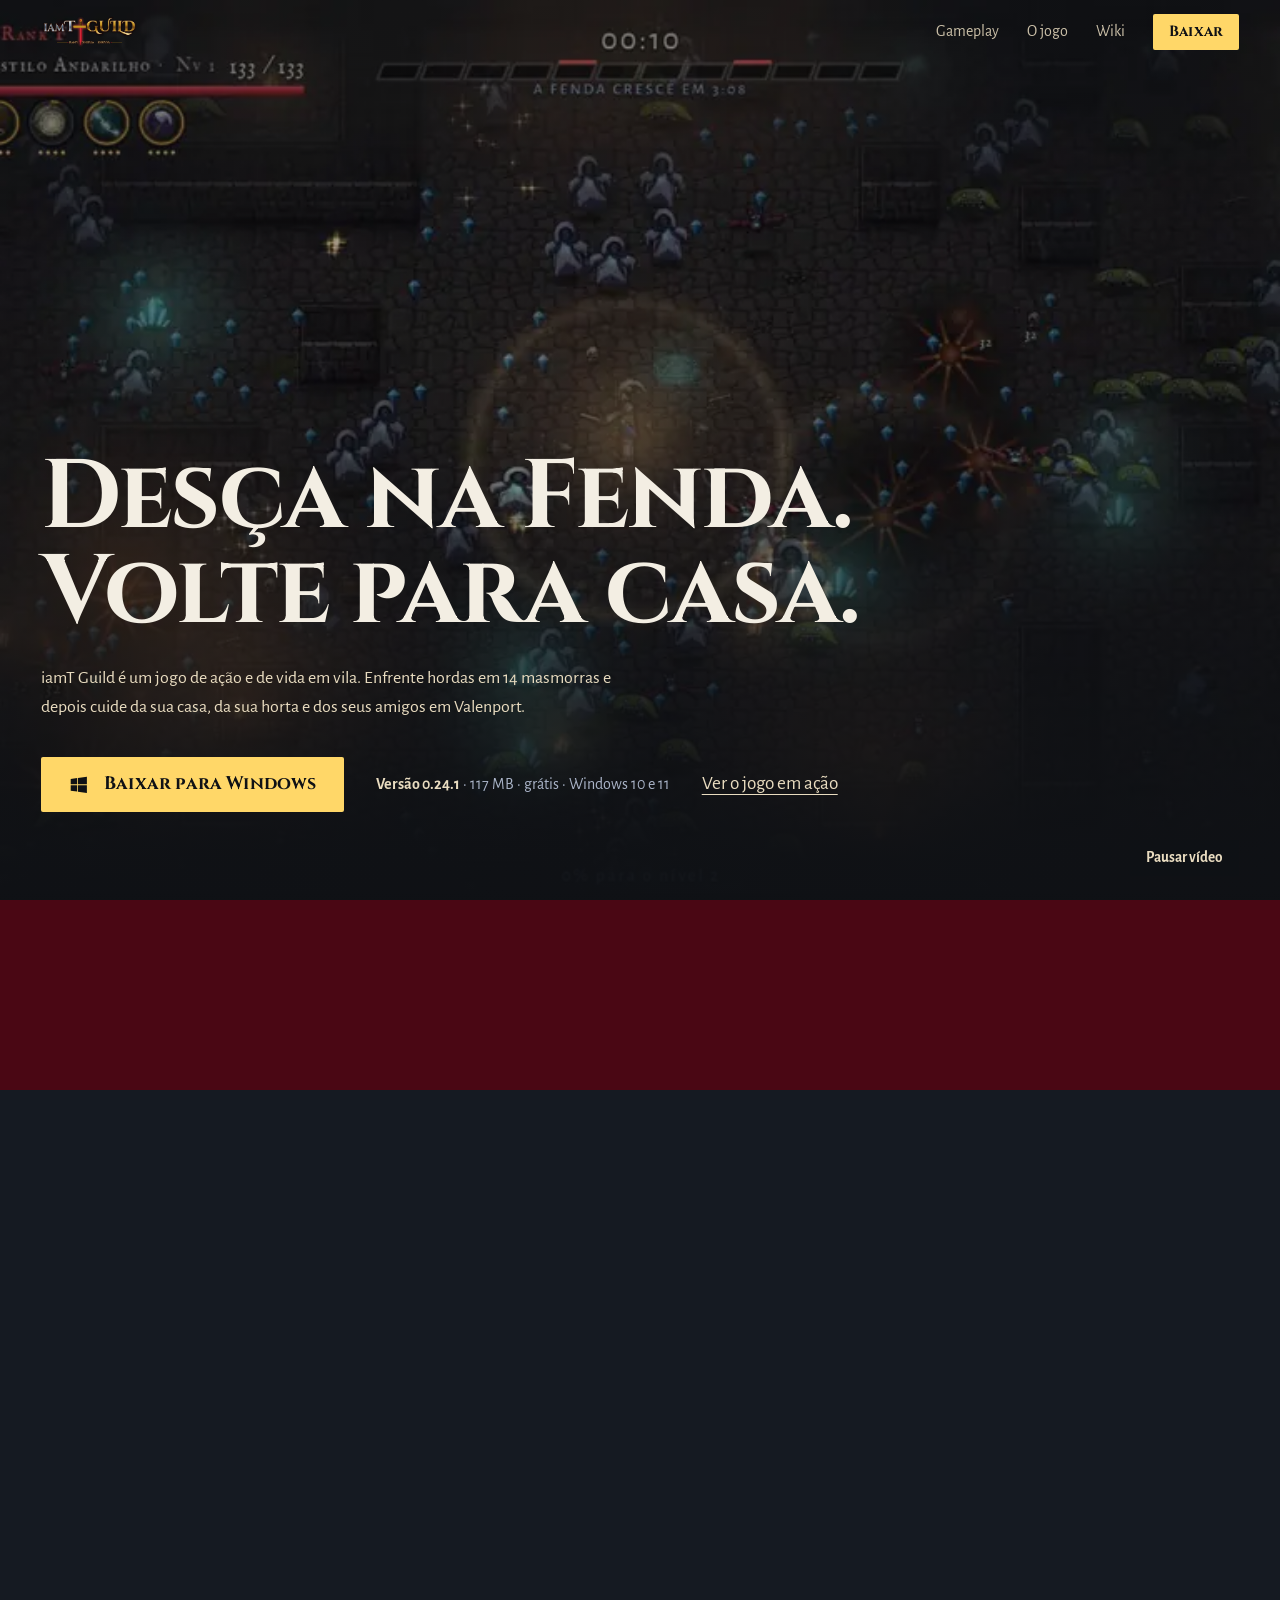
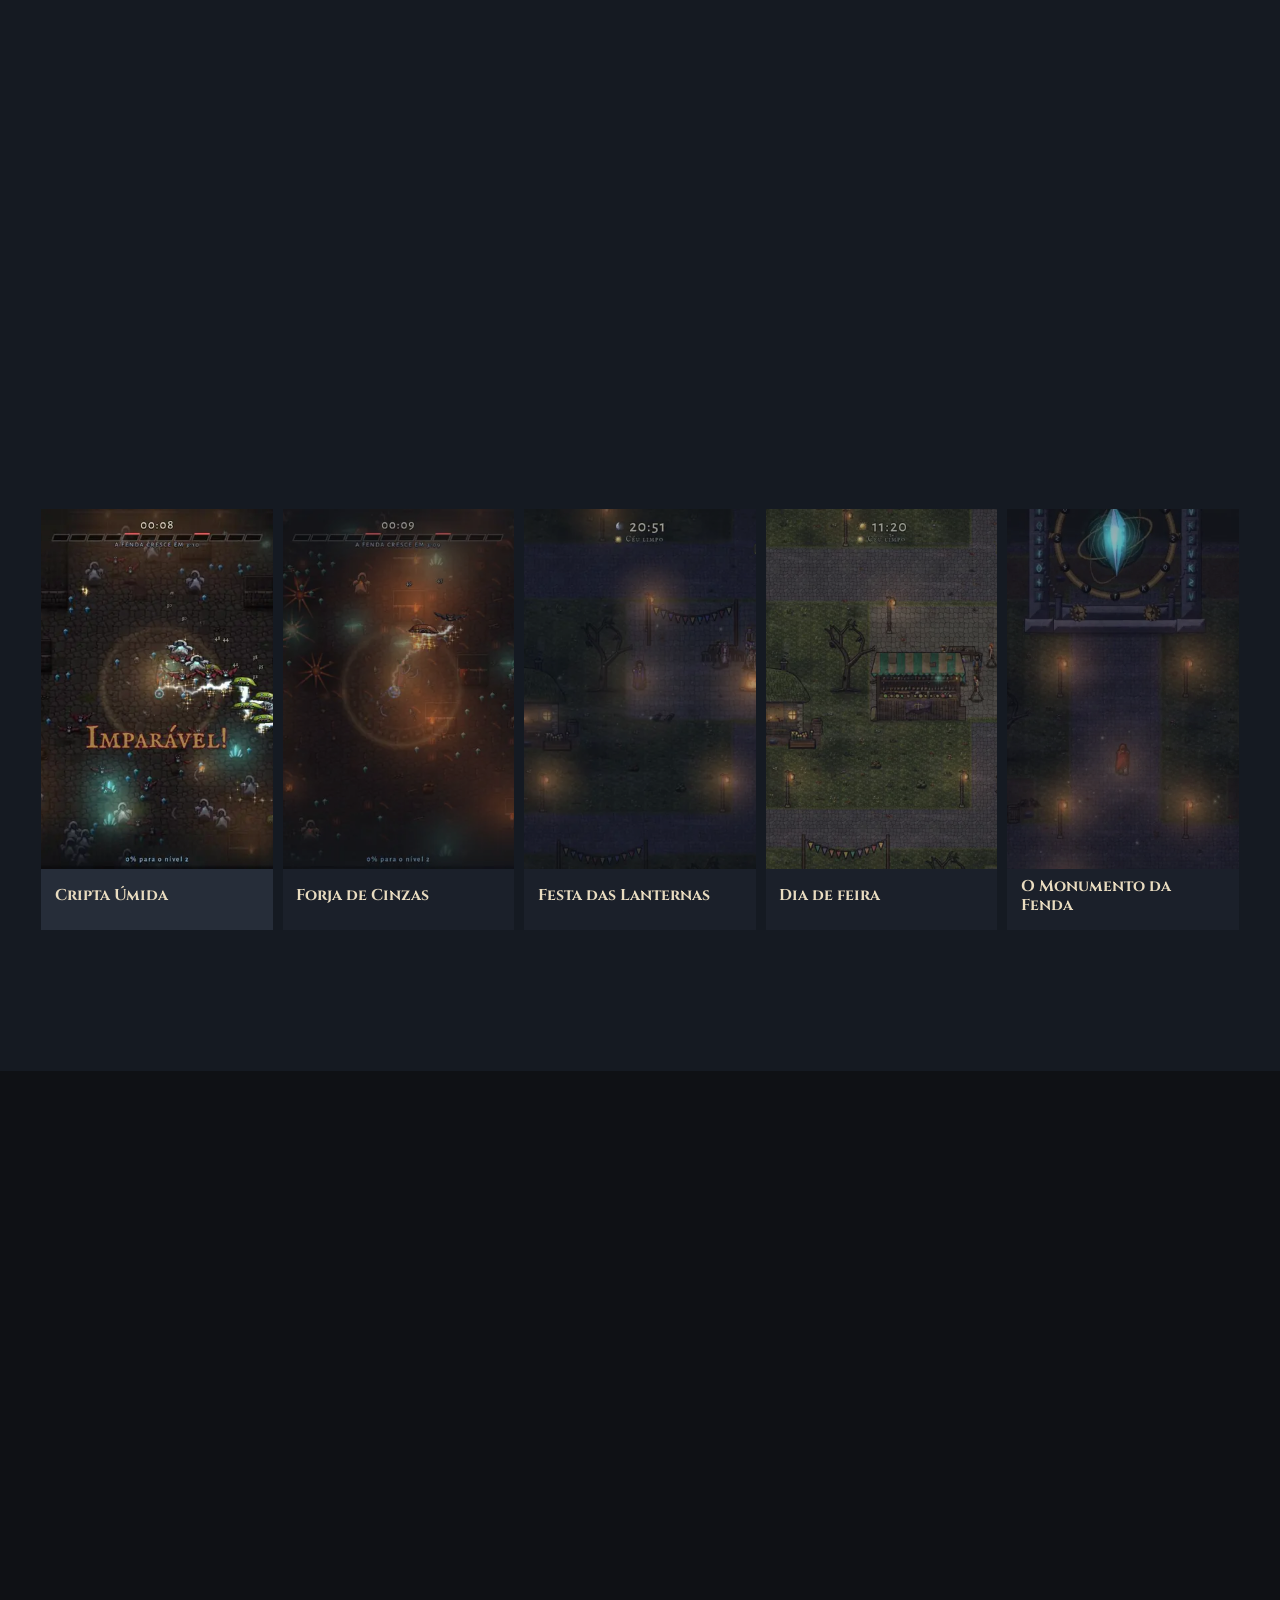
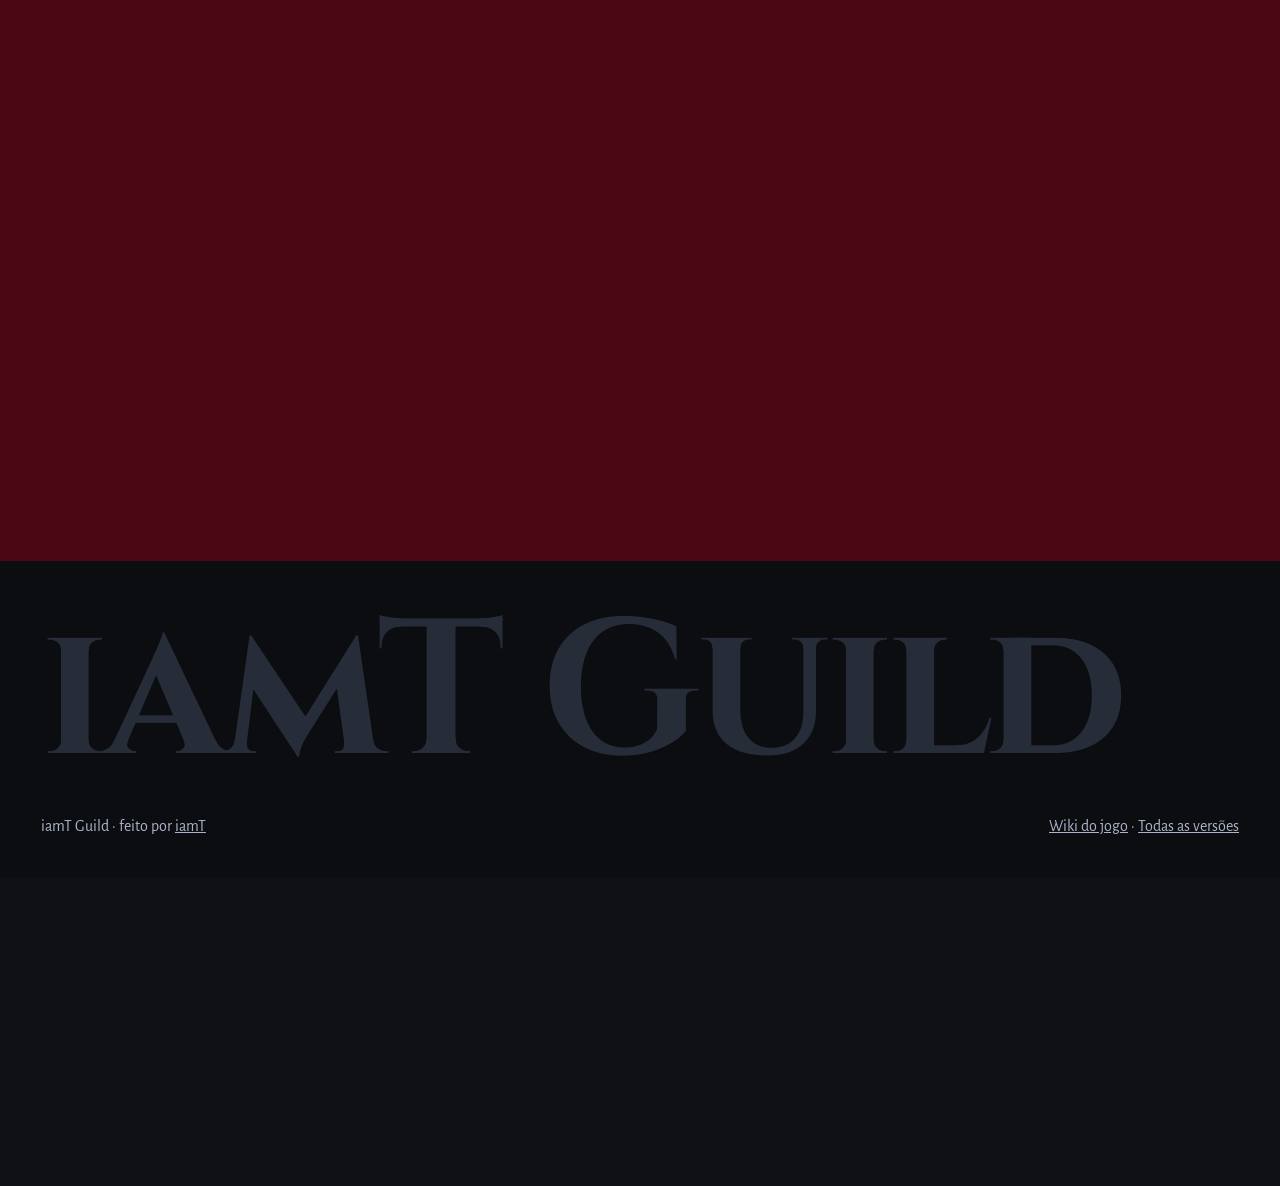
<file: iamTguild/index.html>
<!doctype html>
<html lang="pt-BR"><head><meta charset="utf-8"><title>iamT Guild</title>
<meta http-equiv="refresh" content="0; url=/iamtguild/">
<link rel="canonical" href="https://www.iamt.com.br/iamtguild/">
<style>body{margin:0;background:#0d0a0c;color:#ece3d2;font:16px system-ui,sans-serif;display:grid;place-items:center;min-height:100vh}a{color:#f3cf7a}</style>
</head><body><p>Indo para <a href="/iamtguild/">iamt.com.br/iamtguild</a>…</p></body></html>
</file>
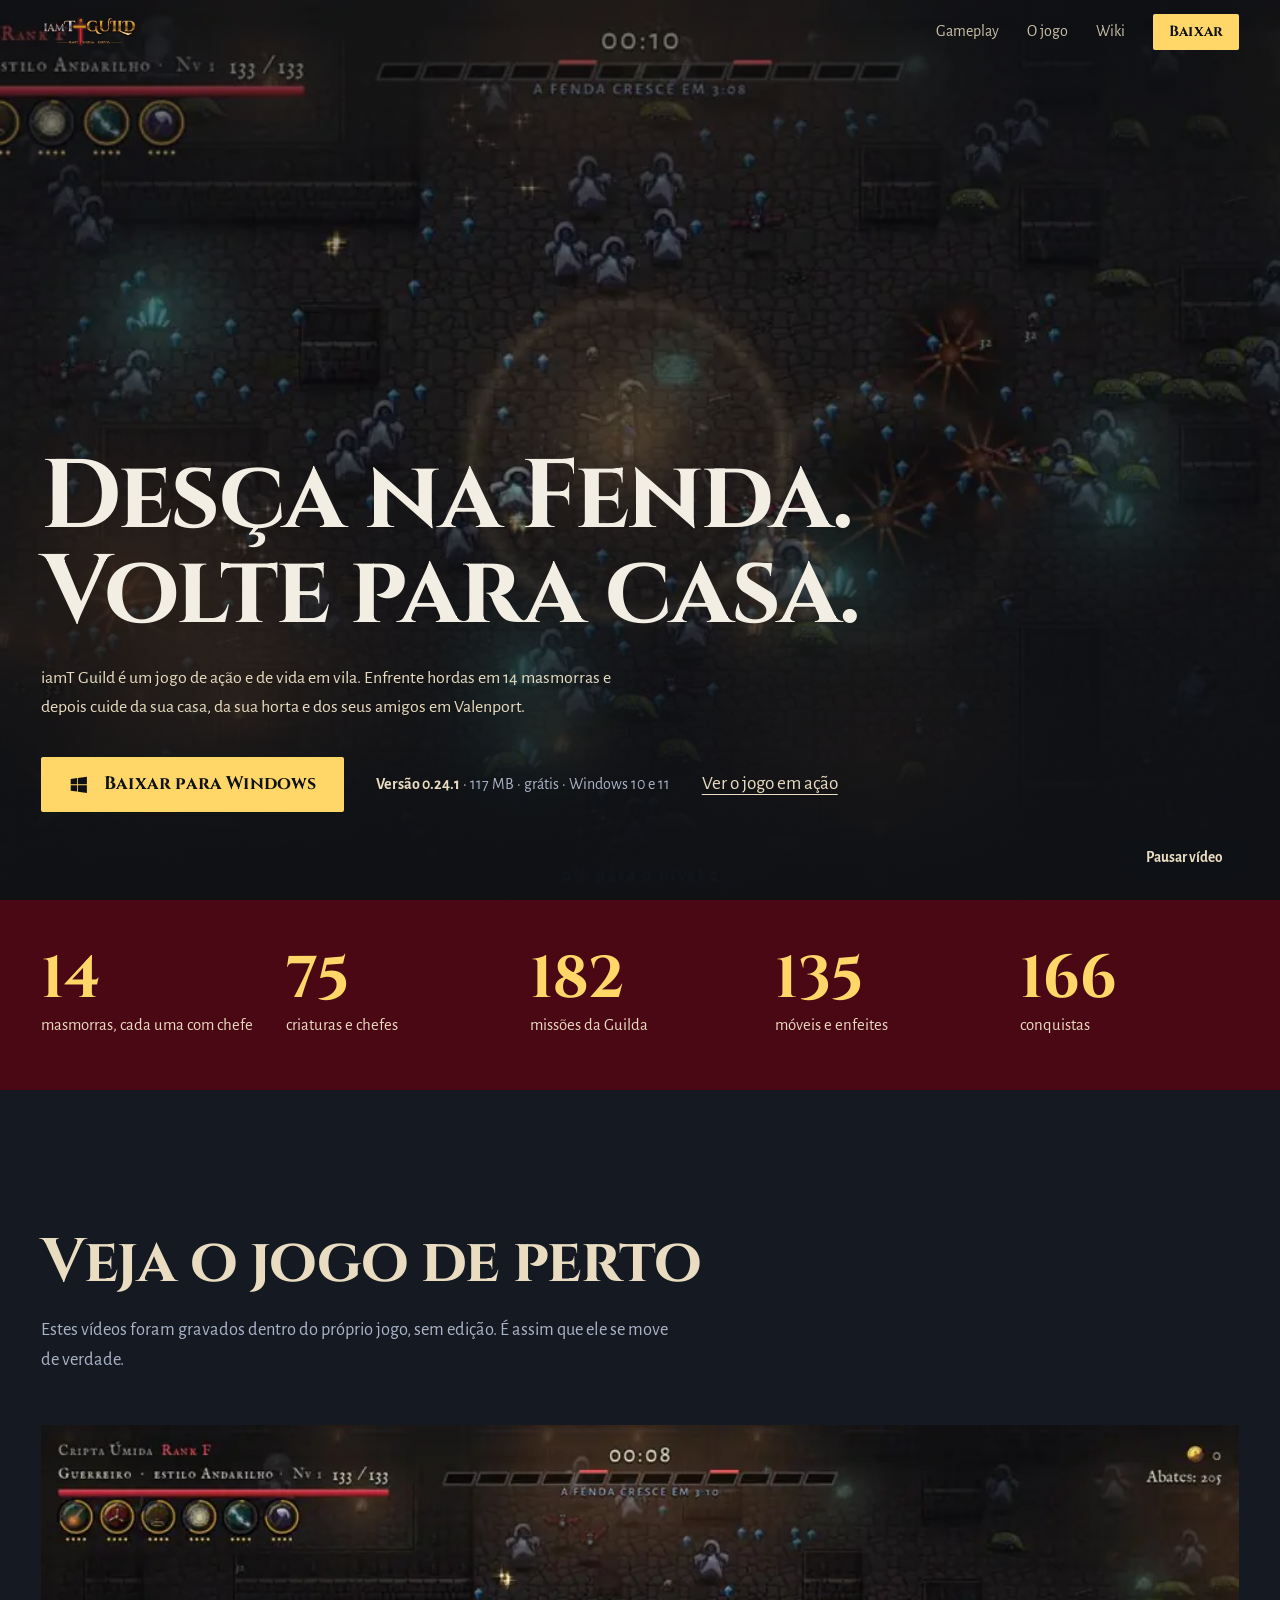
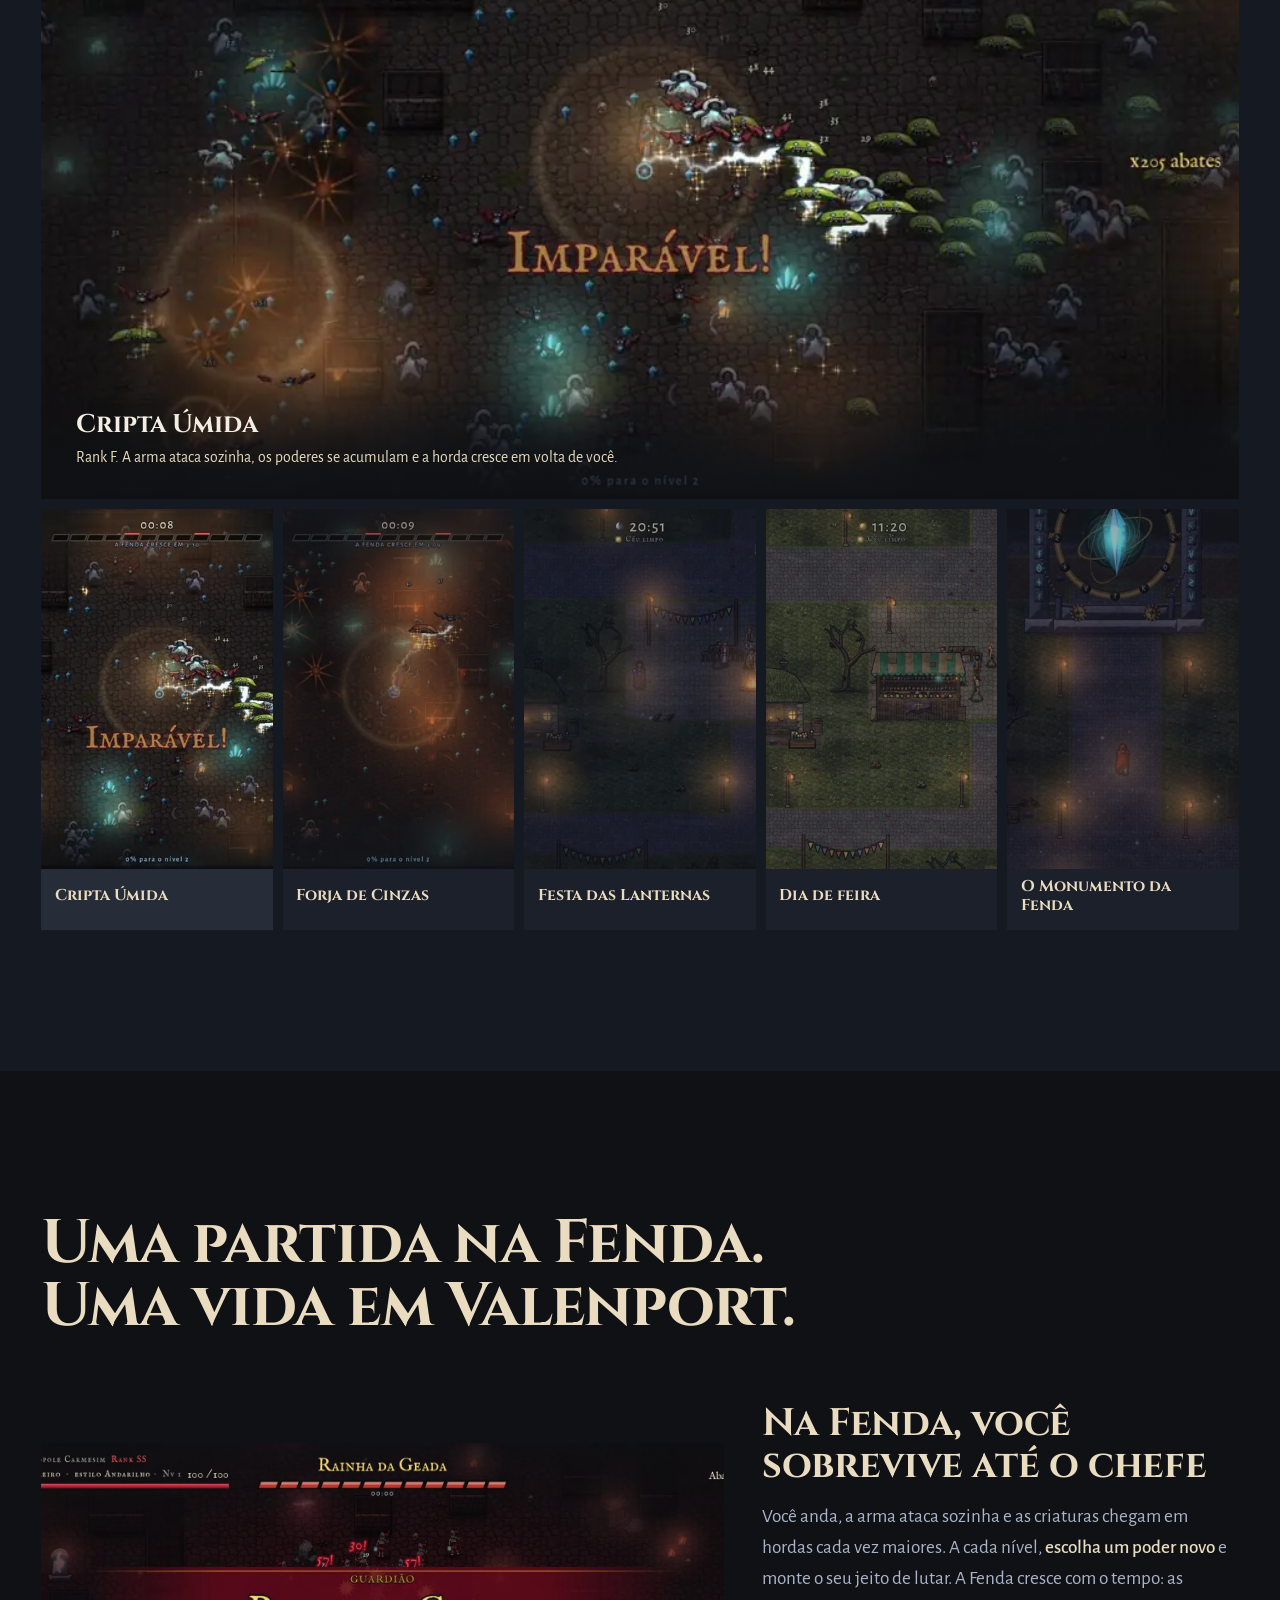
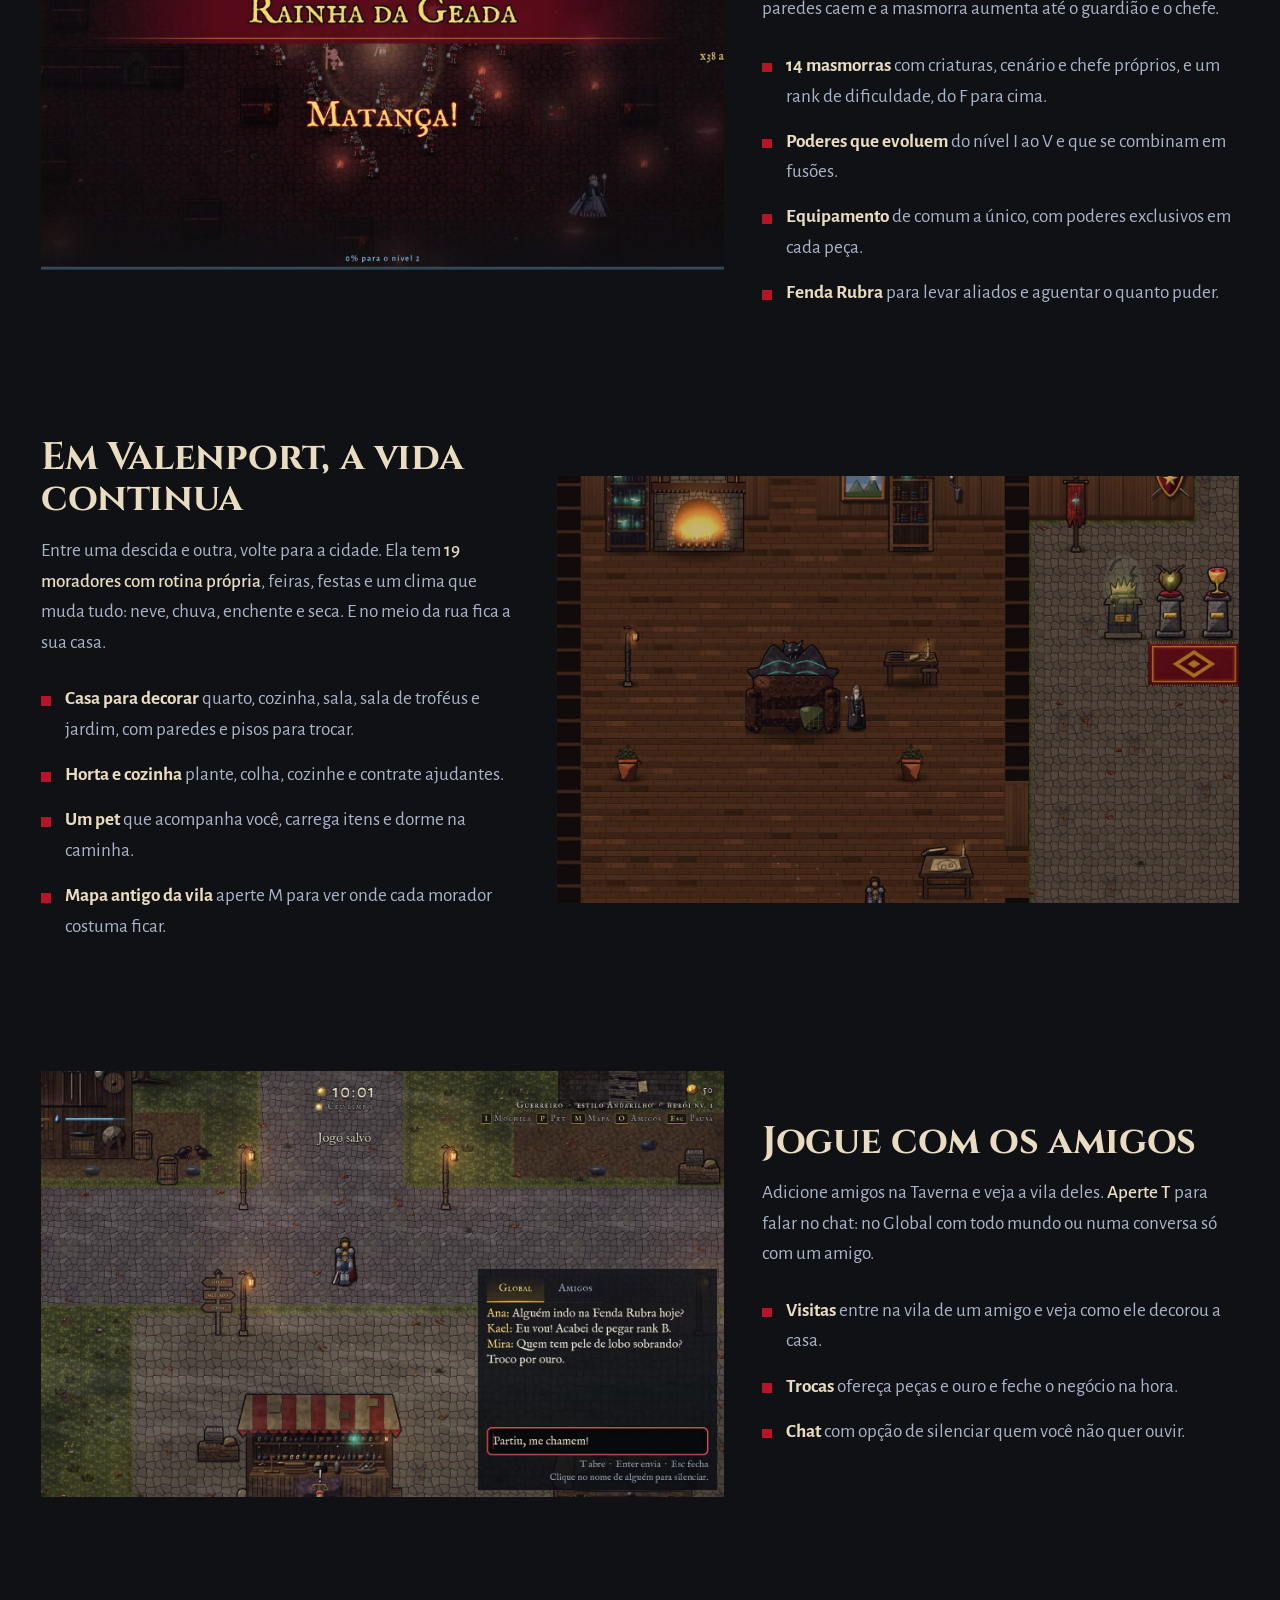
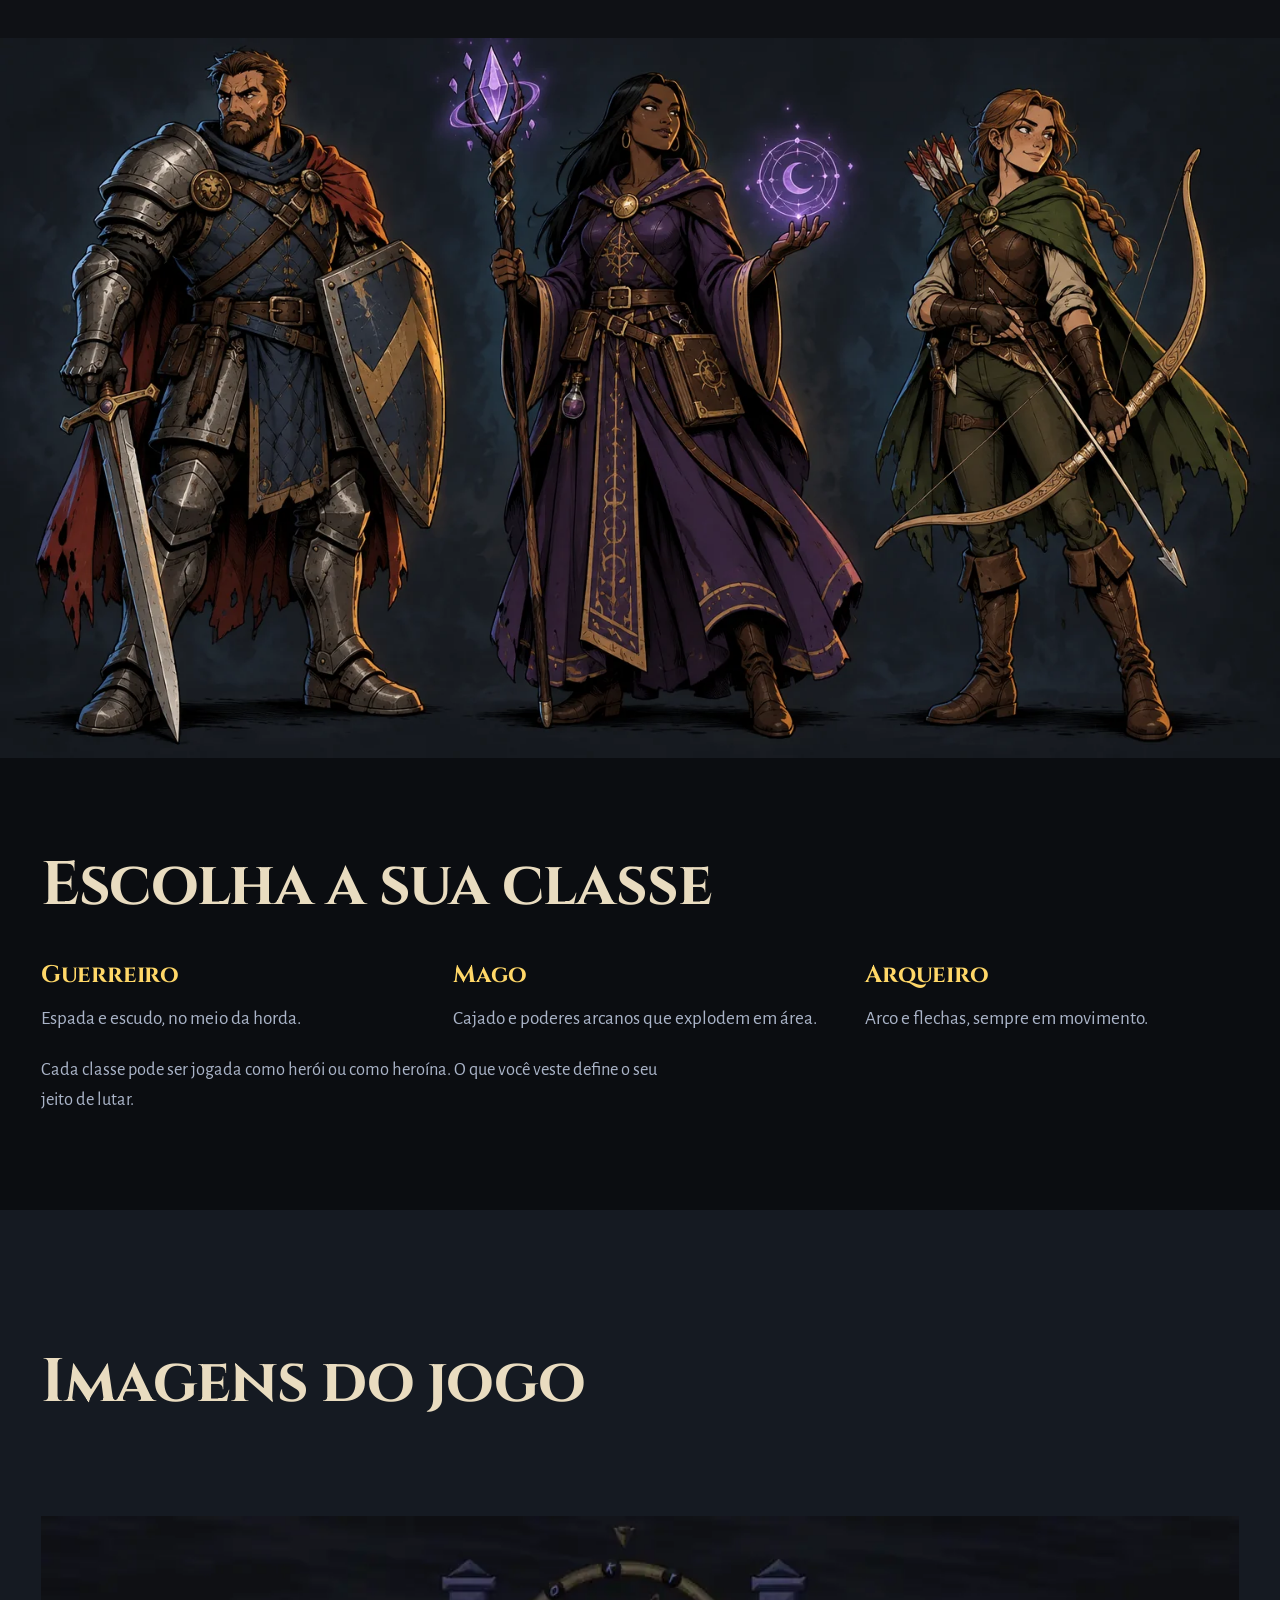
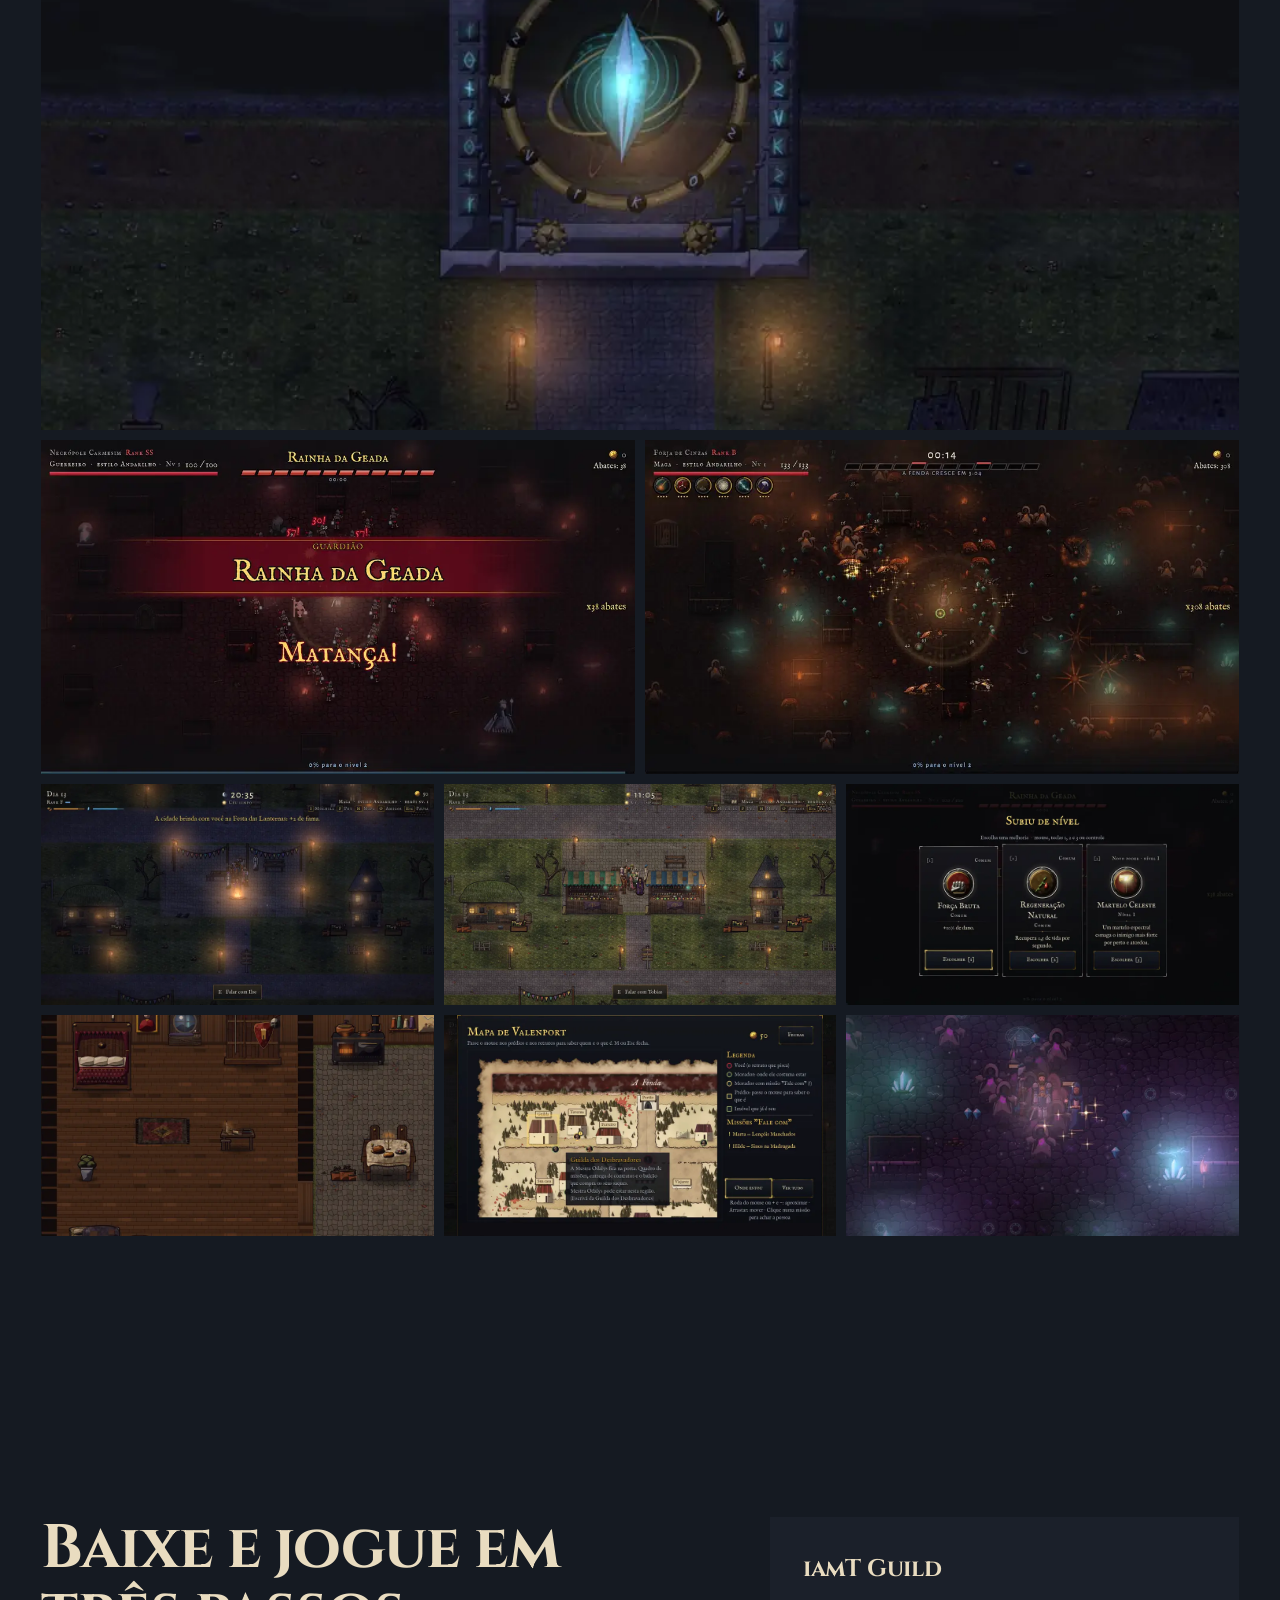
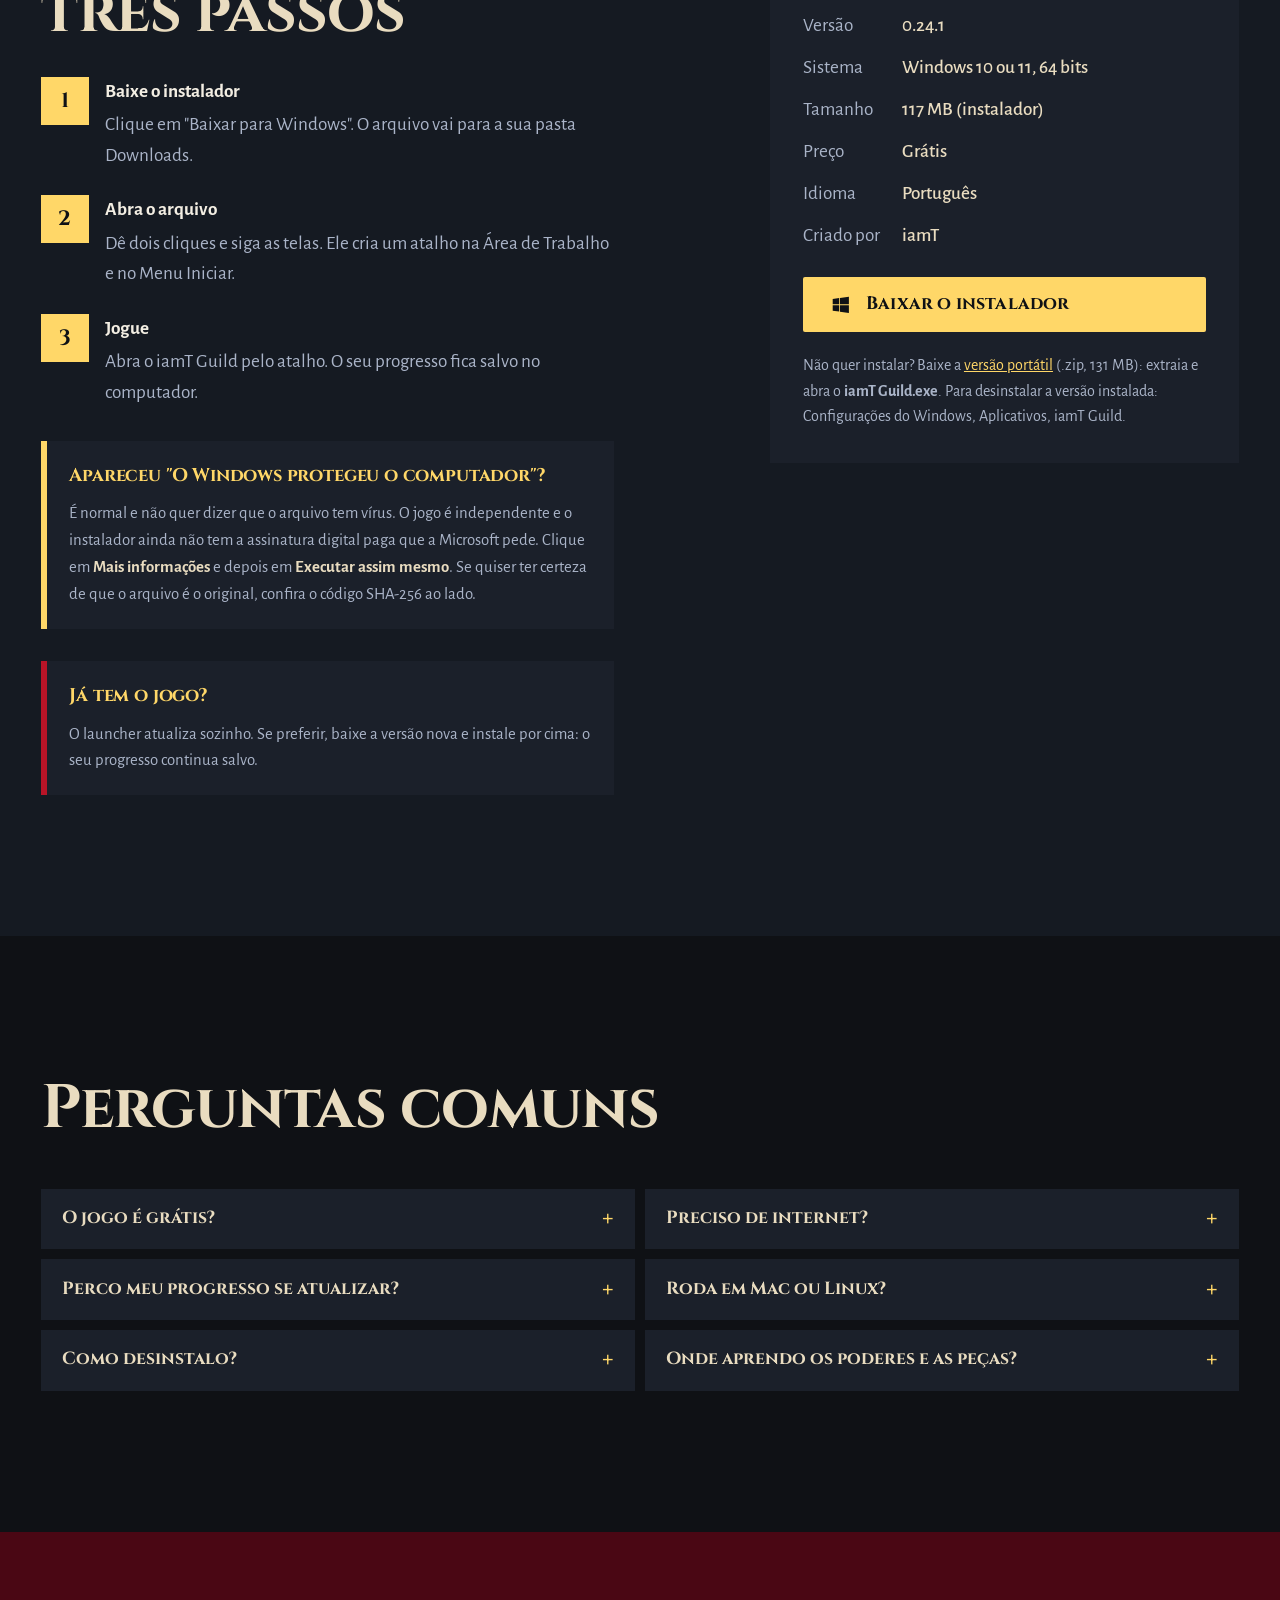
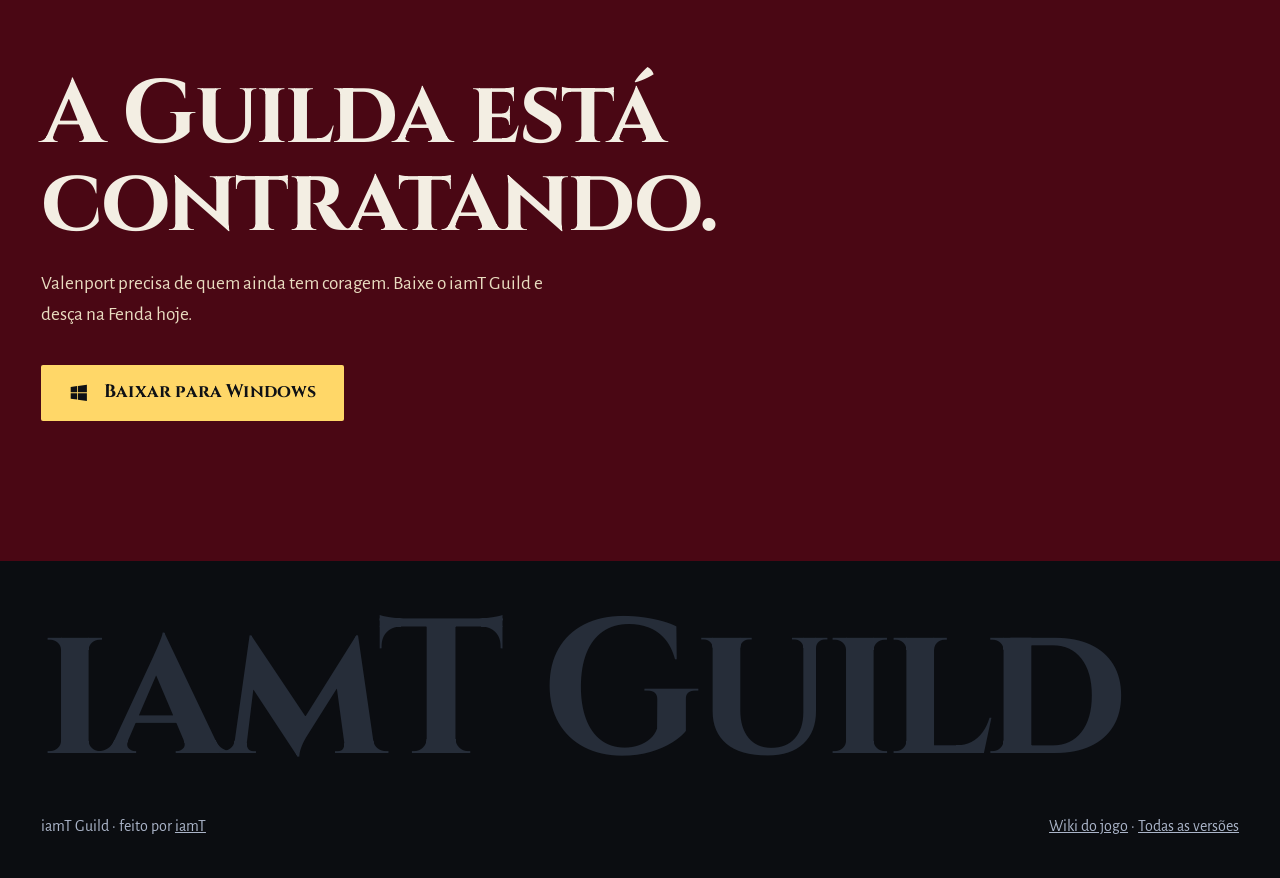
<file: iamtguild/index.html>
<!doctype html>
<html lang="pt-BR">
<head>
<meta charset="utf-8">
<meta name="viewport" content="width=device-width,initial-scale=1,viewport-fit=cover">
<title>iamT Guild · Baixe grátis para Windows</title>
<meta name="description" content="iamT Guild: um jogo de ação e de vila. Enfrente hordas em 14 masmorras, volte para Valenport e cuide da sua casa, da horta e dos seus amigos. Grátis para Windows.">
<meta name="theme-color" content="#0f1115">
<meta property="og:title" content="iamT Guild: desça na Fenda, volte para casa">
<meta property="og:description" content="Ação em hordas e vida em vila num jogo só. 14 masmorras, uma cidade com moradores de verdade e amigos para visitar. Grátis para Windows.">
<meta property="og:image" content="https://www.iamt.com.br/iamtguild/img/compartilhar.jpg">
<meta property="og:type" content="website">
<meta name="twitter:card" content="summary_large_image">
<link rel="icon" href="img/icone.png" type="image/png">
<link rel="apple-touch-icon" href="img/icone.png">
<link rel="preconnect" href="https://fonts.googleapis.com">
<link rel="preconnect" href="https://fonts.gstatic.com" crossorigin>
<link rel="stylesheet" href="https://fonts.googleapis.com/css2?family=Cinzel:wght@600;700&family=Alegreya+Sans:ital,wght@0,400;0,500;0,700;1,400&display=swap">
<link rel="stylesheet" href="site.css">
<script>document.documentElement.className += " js";</script>
</head>
<body>
<a class="pular" href="#instalar">Ir para o download</a>

<header class="barra" id="barra">
  <div class="miolo">
    <a class="marca" href="#topo" aria-label="iamT Guild, voltar ao início"><img src="img/logo.webp" width="1100" height="380" alt="iamT Guild"></a>
    <nav aria-label="Principal">
      <a href="#gameplay">Gameplay</a>
      <a href="#jogo">O jogo</a>
      <a href="wiki/">Wiki</a>
      <a class="botao menor" data-baixar="instalador" href="#instalar">Baixar</a>
    </nav>
  </div>
</header>

<main id="topo">

  <section class="abertura" aria-labelledby="titulo-principal">
    <img class="poster" src="img/poster-abertura.webp" alt="" width="1280" height="720" fetchpriority="high">
    <video id="video-abertura" muted loop playsinline preload="auto" poster="img/poster-abertura.webp" aria-hidden="true">
      <source src="video/abertura.mp4" type="video/mp4">
    </video>
    <div class="miolo">
      <h1 id="titulo-principal">Desça na Fenda.<br>Volte para casa.</h1>
      <p class="chamada">iamT Guild é um jogo de ação e de vida em vila. Enfrente hordas em 14 masmorras e depois cuide da sua casa, da sua horta e dos seus amigos em Valenport.</p>
      <div class="acao">
        <a class="botao" data-baixar="instalador" href="#instalar">
          <svg viewBox="0 0 24 24" fill="currentColor" aria-hidden="true"><path d="M3 5.5 10.2 4.5v7H3zm0 13 7.2 1v-6.9H3zm8.1 1.1L21 21v-8.4h-9.9zm0-15.2v7.1H21V3z"/></svg>
          Baixar para Windows
        </a>
        <p><b>Versão <span data-versao>0.24.1</span></b> · <span data-tamanho="instalador">117 MB</span> · grátis · Windows 10 e 11</p>
        <a class="descer" href="#gameplay">Ver o jogo em ação</a>
      </div>
    </div>
    <button class="pausa" id="pausa-abertura" type="button" aria-pressed="false" hidden>Pausar vídeo</button>
  </section>

  <div class="numeros">
    <ul>
      <li class="revela"><strong>14</strong><span>masmorras, cada uma com chefe</span></li>
      <li class="revela" style="--atraso:70ms"><strong>75</strong><span>criaturas e chefes</span></li>
      <li class="revela" style="--atraso:140ms"><strong>182</strong><span>missões da Guilda</span></li>
      <li class="revela" style="--atraso:210ms"><strong>135</strong><span>móveis e enfeites</span></li>
      <li class="revela" style="--atraso:280ms"><strong>166</strong><span>conquistas</span></li>
    </ul>
  </div>

  <section class="secao clara" id="gameplay" aria-labelledby="t-gameplay">
    <div class="miolo">
      <h2 class="titulo-grande revela" id="t-gameplay">Veja o jogo de perto</h2>
      <p class="intro revela">Estes vídeos foram gravados dentro do próprio jogo, sem edição. É assim que ele se move de verdade.</p>
      <div class="palco revela">
        <video id="video-palco" muted playsinline preload="metadata" poster="img/p-cripta.webp">
          <source src="video/cripta.mp4" type="video/mp4">
        </video>
        <div class="legenda" aria-live="polite"><b id="legenda-titulo">Cripta Úmida</b><span id="legenda-texto">Rank F. A arma ataca sozinha, os poderes se acumulam e a horda cresce em volta de você.</span></div>
      </div>
      <div class="abas" role="tablist" aria-label="Trechos de gameplay">
        <button class="aba" role="tab" aria-selected="true" data-video="video/cripta.mp4" data-poster="img/p-cripta.webp" data-titulo="Cripta Úmida" data-texto="Rank F. A arma ataca sozinha, os poderes se acumulam e a horda cresce em volta de você.">
          <img src="img/p-cripta.webp" width="640" height="360" alt="" loading="lazy"><b>Cripta Úmida</b><span class="barrinha"></span>
        </button>
        <button class="aba" role="tab" aria-selected="false" data-video="video/forja.mp4" data-poster="img/p-forja.webp" data-titulo="Forja de Cinzas" data-texto="Rank B. Cada masmorra tem cenário, criaturas e chefe próprios, e a Fenda cresce com o tempo.">
          <img src="img/p-forja.webp" width="640" height="360" alt="" loading="lazy"><b>Forja de Cinzas</b><span class="barrinha"></span>
        </button>
        <button class="aba" role="tab" aria-selected="false" data-video="video/festa.mp4" data-poster="img/p-festa.webp" data-titulo="Festa das Lanternas" data-texto="Em Valenport, a cidade prospera, ganha eventos e acende a praça à noite.">
          <img src="img/p-festa.webp" width="640" height="360" alt="" loading="lazy"><b>Festa das Lanternas</b><span class="barrinha"></span>
        </button>
        <button class="aba" role="tab" aria-selected="false" data-video="video/feira.mp4" data-poster="img/p-feira.webp" data-titulo="Dia de feira" data-texto="Barracas, moradores com rotina e viajantes que chegam com coisas raras.">
          <img src="img/p-feira.webp" width="640" height="360" alt="" loading="lazy"><b>Dia de feira</b><span class="barrinha"></span>
        </button>
        <button class="aba" role="tab" aria-selected="false" data-video="video/monumento.mp4" data-poster="img/p-monumento.webp" data-titulo="O Monumento da Fenda" data-texto="Cada chefe vencido acende uma runa. Ao descer, o herói é puxado para dentro do portal.">
          <img src="img/p-monumento.webp" width="640" height="360" alt="" loading="lazy"><b>O Monumento da Fenda</b><span class="barrinha"></span>
        </button>
      </div>
    </div>
  </section>

  <section class="secao" id="jogo" aria-labelledby="t-jogo">
    <div class="miolo">
      <h2 class="titulo-grande revela" id="t-jogo">Uma partida na Fenda. Uma vida em Valenport.</h2>

      <div class="bloco" style="margin-top:clamp(2.5rem,5vw,4.5rem)">
        <figure class="foto revela"><img src="img/bloco-fenda.webp" width="1600" height="1000" alt="O herói cercado por uma horda de criaturas, com vários poderes explodindo ao mesmo tempo" loading="lazy"></figure>
        <div class="texto revela">
          <h3>Na Fenda, você sobrevive até o chefe</h3>
          <p>Você anda, a arma ataca sozinha e as criaturas chegam em hordas cada vez maiores. A cada nível, <b>escolha um poder novo</b> e monte o seu jeito de lutar. A Fenda cresce com o tempo: as paredes caem e a masmorra aumenta até o guardião e o chefe.</p>
          <ul class="fatos">
            <li><b>14 masmorras</b> <span>com criaturas, cenário e chefe próprios, e um rank de dificuldade, do F para cima.</span></li>
            <li><b>Poderes que evoluem</b> <span>do nível I ao V e que se combinam em fusões.</span></li>
            <li><b>Equipamento</b> <span>de comum a único, com poderes exclusivos em cada peça.</span></li>
            <li><b>Fenda Rubra</b> <span>para levar aliados e aguentar o quanto puder.</span></li>
          </ul>
        </div>
      </div>

      <div class="bloco inverso">
        <figure class="foto revela"><img src="img/bloco-cidade.webp" width="1600" height="1000" alt="A casa do herói decorada, com lareira, estantes e um tapete" loading="lazy"></figure>
        <div class="texto revela">
          <h3>Em Valenport, a vida continua</h3>
          <p>Entre uma descida e outra, volte para a cidade. Ela tem <b>19 moradores com rotina própria</b>, feiras, festas e um clima que muda tudo: neve, chuva, enchente e seca. E no meio da rua fica a sua casa.</p>
          <ul class="fatos">
            <li><b>Casa para decorar</b> <span>quarto, cozinha, sala, sala de troféus e jardim, com paredes e pisos para trocar.</span></li>
            <li><b>Horta e cozinha</b> <span>plante, colha, cozinhe e contrate ajudantes.</span></li>
            <li><b>Um pet</b> <span>que acompanha você, carrega itens e dorme na caminha.</span></li>
            <li><b>Mapa antigo da vila</b> <span>aperte M para ver onde cada morador costuma ficar.</span></li>
          </ul>
        </div>
      </div>

      <div class="bloco">
        <figure class="foto revela"><img src="img/bloco-amigos.webp" width="1600" height="1000" alt="A vila de um amigo visitada pelo herói, com o chat aberto no canto da tela" loading="lazy"></figure>
        <div class="texto revela">
          <h3>Jogue com os amigos</h3>
          <p>Adicione amigos na Taverna e veja a vila deles. <b>Aperte T</b> para falar no chat: no Global com todo mundo ou numa conversa só com um amigo.</p>
          <ul class="fatos">
            <li><b>Visitas</b> <span>entre na vila de um amigo e veja como ele decorou a casa.</span></li>
            <li><b>Trocas</b> <span>ofereça peças e ouro e feche o negócio na hora.</span></li>
            <li><b>Chat</b> <span>com opção de silenciar quem você não quer ouvir.</span></li>
          </ul>
        </div>
      </div>
    </div>
  </section>

  <section class="herois" aria-labelledby="t-herois">
    <img src="img/herois.webp" width="1536" height="864" alt="Arte dos três heróis: o Guerreiro de armadura e escudo, a Maga de cajado e a Arqueira de capa verde" loading="lazy">
    <div class="miolo">
      <h2 class="titulo-grande revela" id="t-herois">Escolha a sua classe</h2>
      <div class="classes">
        <div class="revela"><h3>Guerreiro</h3><p>Espada e escudo, no meio da horda.</p></div>
        <div class="revela" style="--atraso:90ms"><h3>Mago</h3><p>Cajado e poderes arcanos que explodem em área.</p></div>
        <div class="revela" style="--atraso:180ms"><h3>Arqueiro</h3><p>Arco e flechas, sempre em movimento.</p></div>
      </div>
      <p class="intro revela">Cada classe pode ser jogada como herói ou como heroína. O que você veste define o seu jeito de lutar.</p>
    </div>
  </section>

  <section class="secao clara" id="prints" aria-labelledby="t-prints">
    <div class="miolo">
      <h2 class="titulo-grande revela" id="t-prints">Imagens do jogo</h2>
      <p class="intro revela">Clique em qualquer imagem para ver em tamanho grande.</p>
      <div class="galeria" id="galeria">
        <button class="enorme revela" data-grande="img/g-monumento.webp"><img src="img/g-monumento-p.webp" width="1280" height="548" alt="O Monumento da Fenda à noite, com as 14 runas acesas e o cristal brilhando" loading="lazy"><span class="nome">O Monumento da Fenda</span></button>
        <button class="larga revela" data-grande="img/g-horda.webp"><img src="img/g-horda-p.webp" width="1280" height="720" alt="Uma horda na Cripta Úmida com poderes de raio e fogo" loading="lazy"><span class="nome">A horda na Cripta Úmida</span></button>
        <button class="larga revela" data-grande="img/g-forja.webp"><img src="img/g-forja-p.webp" width="1280" height="720" alt="A Maga lutando na Forja de Cinzas" loading="lazy"><span class="nome">A Maga na Forja de Cinzas</span></button>
        <button class="revela" data-grande="img/g-festa.webp"><img src="img/g-festa-p.webp" width="1280" height="720" alt="A praça de Valenport na Festa das Lanternas, à noite" loading="lazy"><span class="nome">Festa das Lanternas</span></button>
        <button class="revela" data-grande="img/g-feira.webp"><img src="img/g-feira-p.webp" width="1280" height="720" alt="Dia de feira na praça, com barracas e moradores" loading="lazy"><span class="nome">Dia de feira</span></button>
        <button class="revela" data-grande="img/g-cartas.webp"><img src="img/g-cartas-p.webp" width="1280" height="720" alt="A escolha de um poder novo ao subir de nível" loading="lazy"><span class="nome">Escolha um poder novo</span></button>
        <button class="revela" data-grande="img/g-casa.webp"><img src="img/g-casa-p.webp" width="1280" height="720" alt="Uma casa decorada com móveis e plantas" loading="lazy"><span class="nome">A sua casa</span></button>
        <button class="revela" data-grande="img/g-mapa.webp"><img src="img/g-mapa-p.webp" width="1280" height="720" alt="O mapa antigo de Valenport, desenhado em pergaminho" loading="lazy"><span class="nome">O mapa de Valenport</span></button>
        <button class="revela" data-grande="img/g-rubra.webp"><img src="img/g-rubra-p.webp" width="1280" height="720" alt="O herói e dois aliados na Fenda Rubra" loading="lazy"><span class="nome">Fenda Rubra com aliados</span></button>
      </div>
    </div>
  </section>

  <section class="secao clara" id="instalar" aria-labelledby="t-instalar">
    <div class="miolo instalar">
      <div class="passos">
        <h2 class="titulo-grande revela" id="t-instalar">Baixe e jogue em três passos</h2>
        <ol>
          <li class="revela"><div><b>Baixe o instalador</b><p>Clique em "Baixar para Windows". O arquivo vai para a sua pasta Downloads.</p></div></li>
          <li class="revela"><div><b>Abra o arquivo</b><p>Dê dois cliques e siga as telas. Ele cria um atalho na Área de Trabalho e no Menu Iniciar.</p></div></li>
          <li class="revela"><div><b>Jogue</b><p>Abra o iamT Guild pelo atalho. O seu progresso fica salvo no computador.</p></div></li>
        </ol>
        <div class="aviso revela">
          <h3>Apareceu "O Windows protegeu o computador"?</h3>
          <p>É normal e não quer dizer que o arquivo tem vírus. O jogo é independente e o instalador ainda não tem a assinatura digital paga que a Microsoft pede. Clique em <b>Mais informações</b> e depois em <b>Executar assim mesmo</b>. Se quiser ter certeza de que o arquivo é o original, confira o código SHA-256 ao lado.</p>
        </div>
        <div class="aviso revela" style="border-left-color:var(--carmesim)">
          <h3>Já tem o jogo?</h3>
          <p>O launcher atualiza sozinho. Se preferir, baixe a versão nova e instale por cima: o seu progresso continua salvo.</p>
        </div>
      </div>
      <aside class="ficha revela" aria-label="Ficha do jogo">
        <h3>iamT Guild</h3>
        <dl>
          <dt>Versão</dt><dd data-versao>0.24.1</dd>
          <dt>Sistema</dt><dd>Windows 10 ou 11, 64 bits</dd>
          <dt>Tamanho</dt><dd data-tamanho="instalador">117 MB (instalador)</dd>
          <dt>Preço</dt><dd>Grátis</dd>
          <dt>Idioma</dt><dd>Português</dd>
          <dt>Criado por</dt><dd>iamT</dd>
        </dl>
        <a class="botao" data-baixar="instalador" href="#instalar">
          <svg viewBox="0 0 24 24" fill="currentColor" aria-hidden="true"><path d="M3 5.5 10.2 4.5v7H3zm0 13 7.2 1v-6.9H3zm8.1 1.1L21 21v-8.4h-9.9zm0-15.2v7.1H21V3z"/></svg>
          Baixar o instalador
        </a>
        <div class="sha" id="sha" hidden>
          Código SHA-256 do instalador
          <code id="sha-codigo"></code>
          <button type="button" id="sha-copiar">Copiar código</button>
          <p style="margin-top:.7rem">Para conferir no Windows, abra o PowerShell na pasta Downloads e digite <b>Get-FileHash</b> seguido do nome do arquivo. O código tem que ser igual.</p>
        </div>
        <p class="outra">Não quer instalar? Baixe a <a data-baixar="portatil" href="#instalar">versão portátil</a> (<span data-tamanho="portatil">.zip, 131 MB</span>): extraia e abra o <b>iamT Guild.exe</b>. Para desinstalar a versão instalada: Configurações do Windows, Aplicativos, iamT Guild.</p>
      </aside>
    </div>
  </section>

  <section class="secao" aria-labelledby="t-perguntas">
    <div class="miolo">
      <h2 class="titulo-grande revela" id="t-perguntas">Perguntas comuns</h2>
      <div class="perguntas">
        <details class="revela"><summary>O jogo é grátis?</summary><p>Sim. É grátis para baixar e jogar.</p></details>
        <details class="revela"><summary>Preciso de internet?</summary><p>O jogo salva tudo no seu computador. A internet é usada para atualizar o jogo e para o chat, os amigos e as trocas.</p></details>
        <details class="revela"><summary>Perco meu progresso se atualizar?</summary><p>Não. Tanto o launcher quanto o instalador por cima mantêm o seu progresso salvo.</p></details>
        <details class="revela"><summary>Roda em Mac ou Linux?</summary><p>Por enquanto, só em Windows 10 ou 11 de 64 bits.</p></details>
        <details class="revela"><summary>Como desinstalo?</summary><p>Na versão instalada: Configurações do Windows, Aplicativos, iamT Guild. Na portátil, é só apagar a pasta.</p></details>
        <details class="revela"><summary>Onde aprendo os poderes e as peças?</summary><p>Na <a href="wiki/">wiki do jogo</a>: poderes, classes, equipamentos, rúnicas, atributos e combinações, com busca.</p></details>
      </div>
    </div>
  </section>

  <section class="fecho" aria-labelledby="t-fecho">
    <div class="miolo">
      <h2 id="t-fecho" class="revela">A Guilda está contratando.</h2>
      <p class="revela">Valenport precisa de quem ainda tem coragem. Baixe o iamT Guild e desça na Fenda hoje.</p>
      <a class="botao revela" data-baixar="instalador" href="#instalar">
        <svg viewBox="0 0 24 24" fill="currentColor" aria-hidden="true"><path d="M3 5.5 10.2 4.5v7H3zm0 13 7.2 1v-6.9H3zm8.1 1.1L21 21v-8.4h-9.9zm0-15.2v7.1H21V3z"/></svg>
        Baixar para Windows
      </a>
    </div>
  </section>
</main>

<footer>
  <div class="miolo">
    <div class="grande" aria-hidden="true">iamT Guild</div>
    <div class="linha">
      <span>iamT Guild · feito por <a href="/">iamT</a></span>
      <span><a href="wiki/">Wiki do jogo</a> · <a href="https://github.com/iamtgames/iamtgames.github.io/releases">Todas as versões</a></span>
    </div>
  </div>
</footer>

<div class="zoom" id="zoom" role="dialog" aria-modal="true" aria-label="Imagem em tamanho grande">
  <button type="button" class="ant" id="zoom-ant" aria-label="Imagem anterior">‹</button>
  <figure><img id="zoom-img" alt=""><figcaption id="zoom-legenda"></figcaption></figure>
  <button type="button" class="prox" id="zoom-prox" aria-label="Próxima imagem">›</button>
  <button type="button" id="zoom-fechar">Fechar</button>
</div>

<script>
/* ===== ONDE TROCAR A VERSÃO =====
   Os arquivos ficam nos "Releases" do GitHub (aceita arquivos grandes).
   A cada versão nova, mude só VERSAO. O tamanho, o código SHA-256 e a lista
   de novidades abaixo são lidos sozinhos do GitHub (se falhar, valem os textos fixos da página). */
var VERSAO = "0.24.1";
var REPO = "iamtgames/iamtgames.github.io";
var BASE = "https://github.com/" + REPO + "/releases/download/iamtguild-" + VERSAO + "/";
var ARQUIVOS = {
  instalador: "iamT-Guild-Instalador-" + VERSAO + ".exe",
  portatil: "iamT-Guild-Portatil-" + VERSAO + ".zip"
};

(function () {
  "use strict";
  var $ = function (s, r) { return (r || document).querySelector(s); };
  var $$ = function (s, r) { return Array.prototype.slice.call((r || document).querySelectorAll(s)); };
  var calmo = window.matchMedia("(prefers-reduced-motion: reduce)").matches;
  var poucoDado = navigator.connection && navigator.connection.saveData;

  /* links de download e versão */
  $$("[data-baixar]").forEach(function (a) { a.href = BASE + ARQUIVOS[a.getAttribute("data-baixar")]; });
  $$("[data-versao]").forEach(function (e) { e.textContent = VERSAO; });

  /* barra do topo */
  var barra = $("#barra");
  function barraTopo() { barra.classList.toggle("cheia", window.scrollY > 40); }
  barraTopo(); window.addEventListener("scroll", barraTopo, { passive: true });

  /* entrada ao rolar */
  var revelas = $$(".revela");
  if ("IntersectionObserver" in window && !calmo) {
    var vendo = new IntersectionObserver(function (itens) {
      itens.forEach(function (i) { if (i.isIntersecting) { i.target.classList.add("visivel"); vendo.unobserve(i.target); } });
    }, { rootMargin: "0px 0px -8% 0px", threshold: 0.08 });
    revelas.forEach(function (e) { vendo.observe(e); });
  } else { revelas.forEach(function (e) { e.classList.add("visivel"); }); }

  /* vídeo da abertura: só toca quando aparece na tela */
  var abertura = $("#video-abertura");
  if (abertura && !poucoDado) {
    var tocaAbertura = function () { var p = abertura.play(); if (p && p.catch) p.catch(function () {}); };
    new IntersectionObserver(function (i) { if (i[0].isIntersecting) { if (!pausado) tocaAbertura(); } else abertura.pause(); }, { threshold: 0.1 }).observe(abertura);
    var pausa = $("#pausa-abertura"), pausado = false;
    if (pausa) {
      pausa.hidden = false;
      pausa.addEventListener("click", function () {
        pausado = !pausado;
        if (pausado) abertura.pause(); else tocaAbertura();
        pausa.textContent = pausado ? "Reproduzir vídeo" : "Pausar vídeo";
        pausa.setAttribute("aria-pressed", String(pausado));
      });
    }
    abertura.addEventListener("playing", function () { var po = $(".abertura .poster"); if (po) po.style.visibility = "hidden"; });
  }

  /* palco de gameplay: um vídeo, cinco trechos, passa para o próximo sozinho */
  var palco = $("#video-palco"), abas = $$(".aba");
  var atual = 0, vistoPeloUsuario = false, cancelaTroca = 0;
  function mostrar(i, tocar) {
    atual = i;
    abas.forEach(function (a, n) { a.setAttribute("aria-selected", n === i ? "true" : "false"); a.style.removeProperty("--p"); });
    var a = abas[i];
    $("#legenda-titulo").textContent = a.dataset.titulo;
    $("#legenda-texto").textContent = a.dataset.texto;
    palco.classList.add("some");
    clearTimeout(cancelaTroca);
    cancelaTroca = setTimeout(function () {
      palco.poster = a.dataset.poster;
      palco.src = a.dataset.video;
      palco.load();
      palco.classList.remove("some");
      if (tocar) { var p = palco.play(); if (p && p.catch) p.catch(function () {}); }
    }, 260);
  }
  abas.forEach(function (a, i) {
    a.setAttribute("role", "tab");
    a.addEventListener("click", function () { vistoPeloUsuario = true; mostrar(i, true); });
  });
  palco.addEventListener("timeupdate", function () {
    if (palco.duration) abas[atual].style.setProperty("--p", (palco.currentTime / palco.duration * 100) + "%");
  });
  palco.addEventListener("ended", function () { mostrar((atual + 1) % abas.length, true); });
  if (!poucoDado) {
    new IntersectionObserver(function (i) {
      if (i[0].isIntersecting) { var p = palco.play(); if (p && p.catch) p.catch(function () {}); } else palco.pause();
    }, { threshold: 0.45 }).observe(palco);
  }
  if (calmo || poucoDado) palco.controls = true;

  /* galeria em tamanho grande */
  var botoes = $$("#galeria button"), zoom = $("#zoom"), zimg = $("#zoom-img"), zleg = $("#zoom-legenda"), pos = 0, voltarPara = null;
  function abrirZoom(i) {
    pos = (i + botoes.length) % botoes.length;
    var b = botoes[pos];
    zimg.src = b.dataset.grande; zimg.alt = $("img", b).alt; zleg.textContent = $(".nome", b).textContent;
    zoom.classList.add("aberto");
    document.body.style.overflow = "hidden";
    $("#zoom-fechar").focus();
  }
  function fecharZoom() { zoom.classList.remove("aberto"); document.body.style.overflow = ""; if (voltarPara) voltarPara.focus(); }
  botoes.forEach(function (b, i) { b.addEventListener("click", function () { voltarPara = b; abrirZoom(i); }); });
  $("#zoom-fechar").addEventListener("click", fecharZoom);
  $("#zoom-ant").addEventListener("click", function () { abrirZoom(pos - 1); });
  $("#zoom-prox").addEventListener("click", function () { abrirZoom(pos + 1); });
  zoom.addEventListener("click", function (e) { if (e.target === zoom) fecharZoom(); });
  document.addEventListener("keydown", function (e) {
    if (!zoom.classList.contains("aberto")) return;
    if (e.key === "Escape") fecharZoom();
    if (e.key === "ArrowLeft") abrirZoom(pos - 1);
    if (e.key === "ArrowRight") abrirZoom(pos + 1);
  });

  /* dados vivos do GitHub: tamanho, SHA-256 e novidades */
  function mb(bytes) { return Math.round(bytes / 1048576) + " MB"; }
  var meses = ["janeiro", "fevereiro", "março", "abril", "maio", "junho", "julho", "agosto", "setembro", "outubro", "novembro", "dezembro"];
  function limpar(t) { return t.replace(/\*\*/g, "").replace(/`/g, "").trim(); }
  function aplicar(lista) {
    var releases = lista.filter(function (r) { return /^iamtguild-/.test(r.tag_name) && !r.draft; });
    var minha = releases.filter(function (r) { return r.tag_name === "iamtguild-" + VERSAO; })[0];
    if (minha) {
      minha.assets.forEach(function (a) {
        var chave = a.name === ARQUIVOS.instalador ? "instalador" : a.name === ARQUIVOS.portatil ? "portatil" : null;
        if (!chave) return;
        $$('[data-tamanho="' + chave + '"]').forEach(function (e) { e.textContent = (chave === "portatil" ? ".zip, " : "") + mb(a.size) + (e.closest(".ficha") && chave === "instalador" ? " (instalador)" : ""); });
        if (chave === "instalador" && a.digest) {
          $("#sha-codigo").textContent = a.digest.replace("sha256:", "");
          $("#sha").hidden = false;
        }
      });
    }
  }
  try {
    var guardado = sessionStorage.getItem("iamt-releases");
    if (guardado) aplicar(JSON.parse(guardado));
    else fetch("https://api.github.com/repos/" + REPO + "/releases?per_page=10", { headers: { Accept: "application/vnd.github+json" } })
      .then(function (r) { return r.ok ? r.json() : Promise.reject(); })
      .then(function (lista) { try { sessionStorage.setItem("iamt-releases", JSON.stringify(lista)); } catch (e) {} aplicar(lista); })
      .catch(function () {});
  } catch (e) {}

  $("#sha-copiar").addEventListener("click", function () {
    var b = this, t = $("#sha-codigo").textContent;
    if (navigator.clipboard) navigator.clipboard.writeText(t).then(function () { b.textContent = "Copiado!"; setTimeout(function () { b.textContent = "Copiar código"; }, 1800); });
  });
})();
</script>
</body>
</html>
</file>
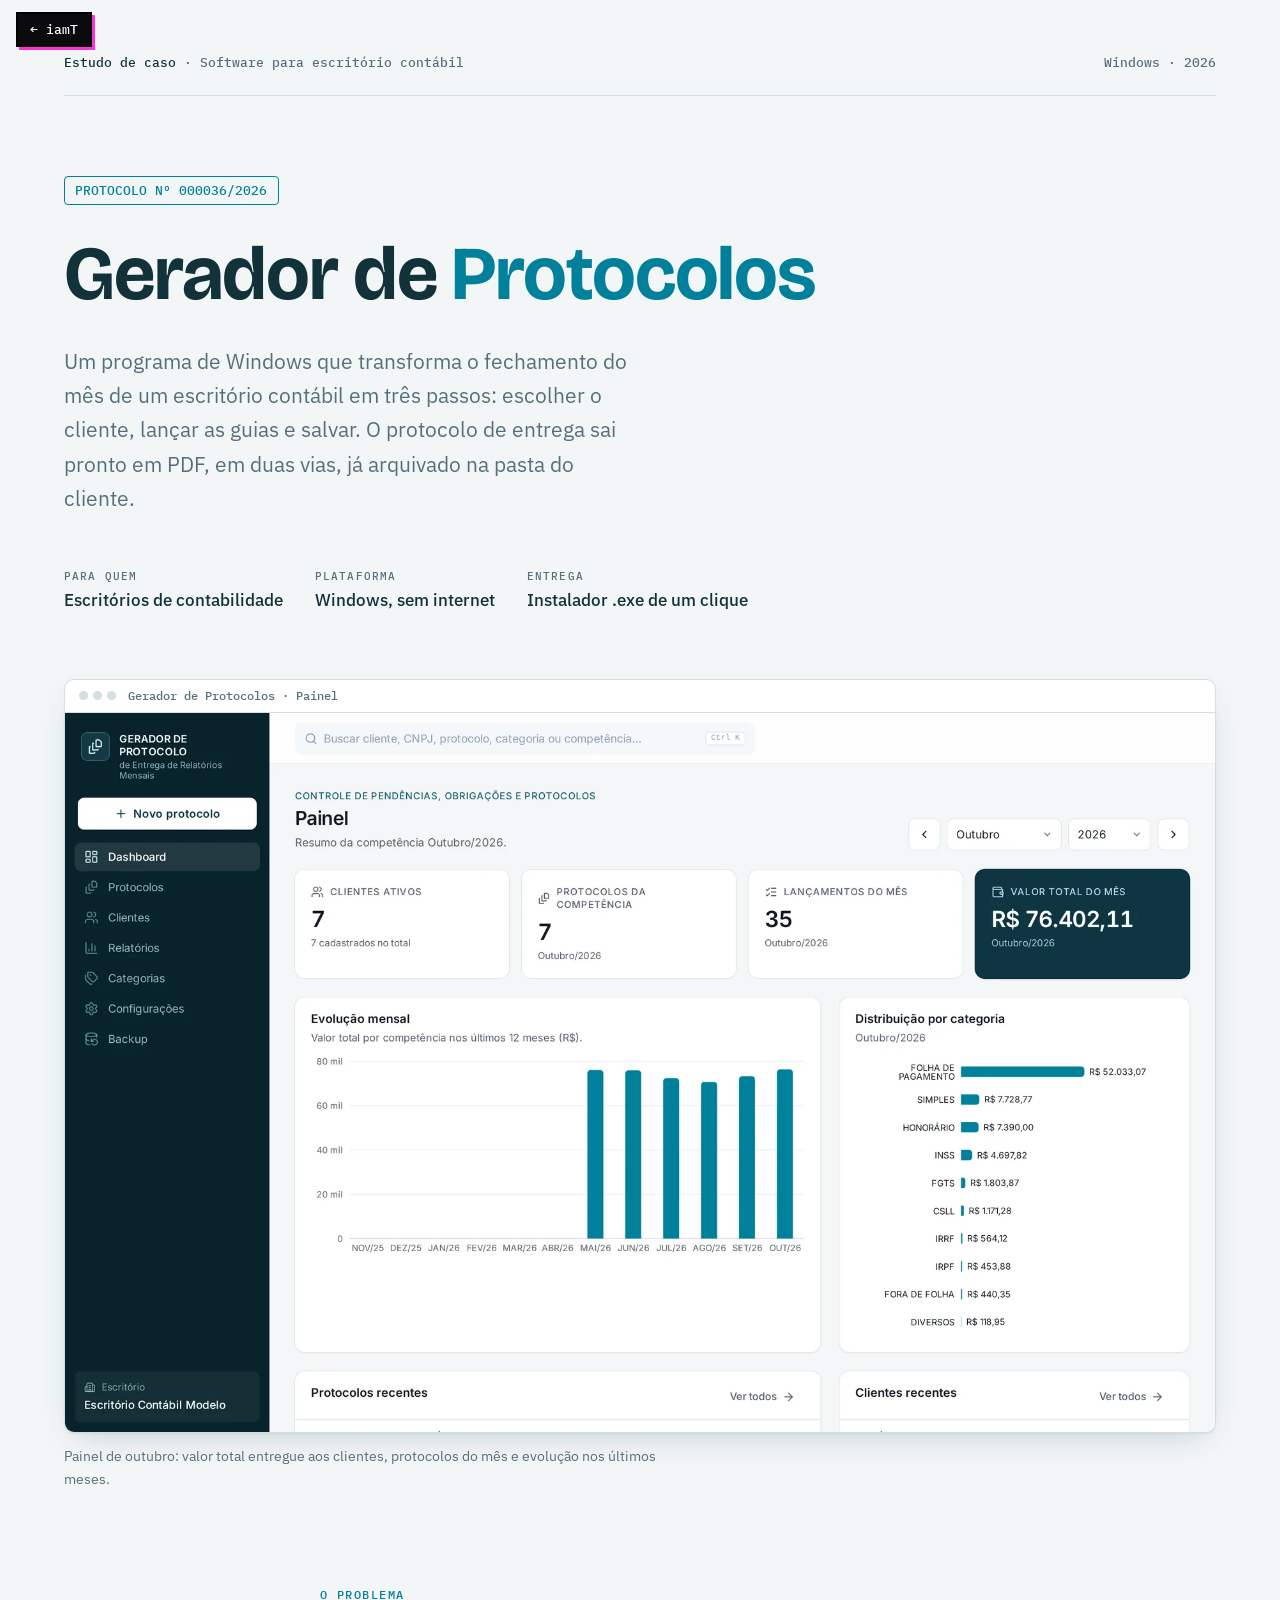
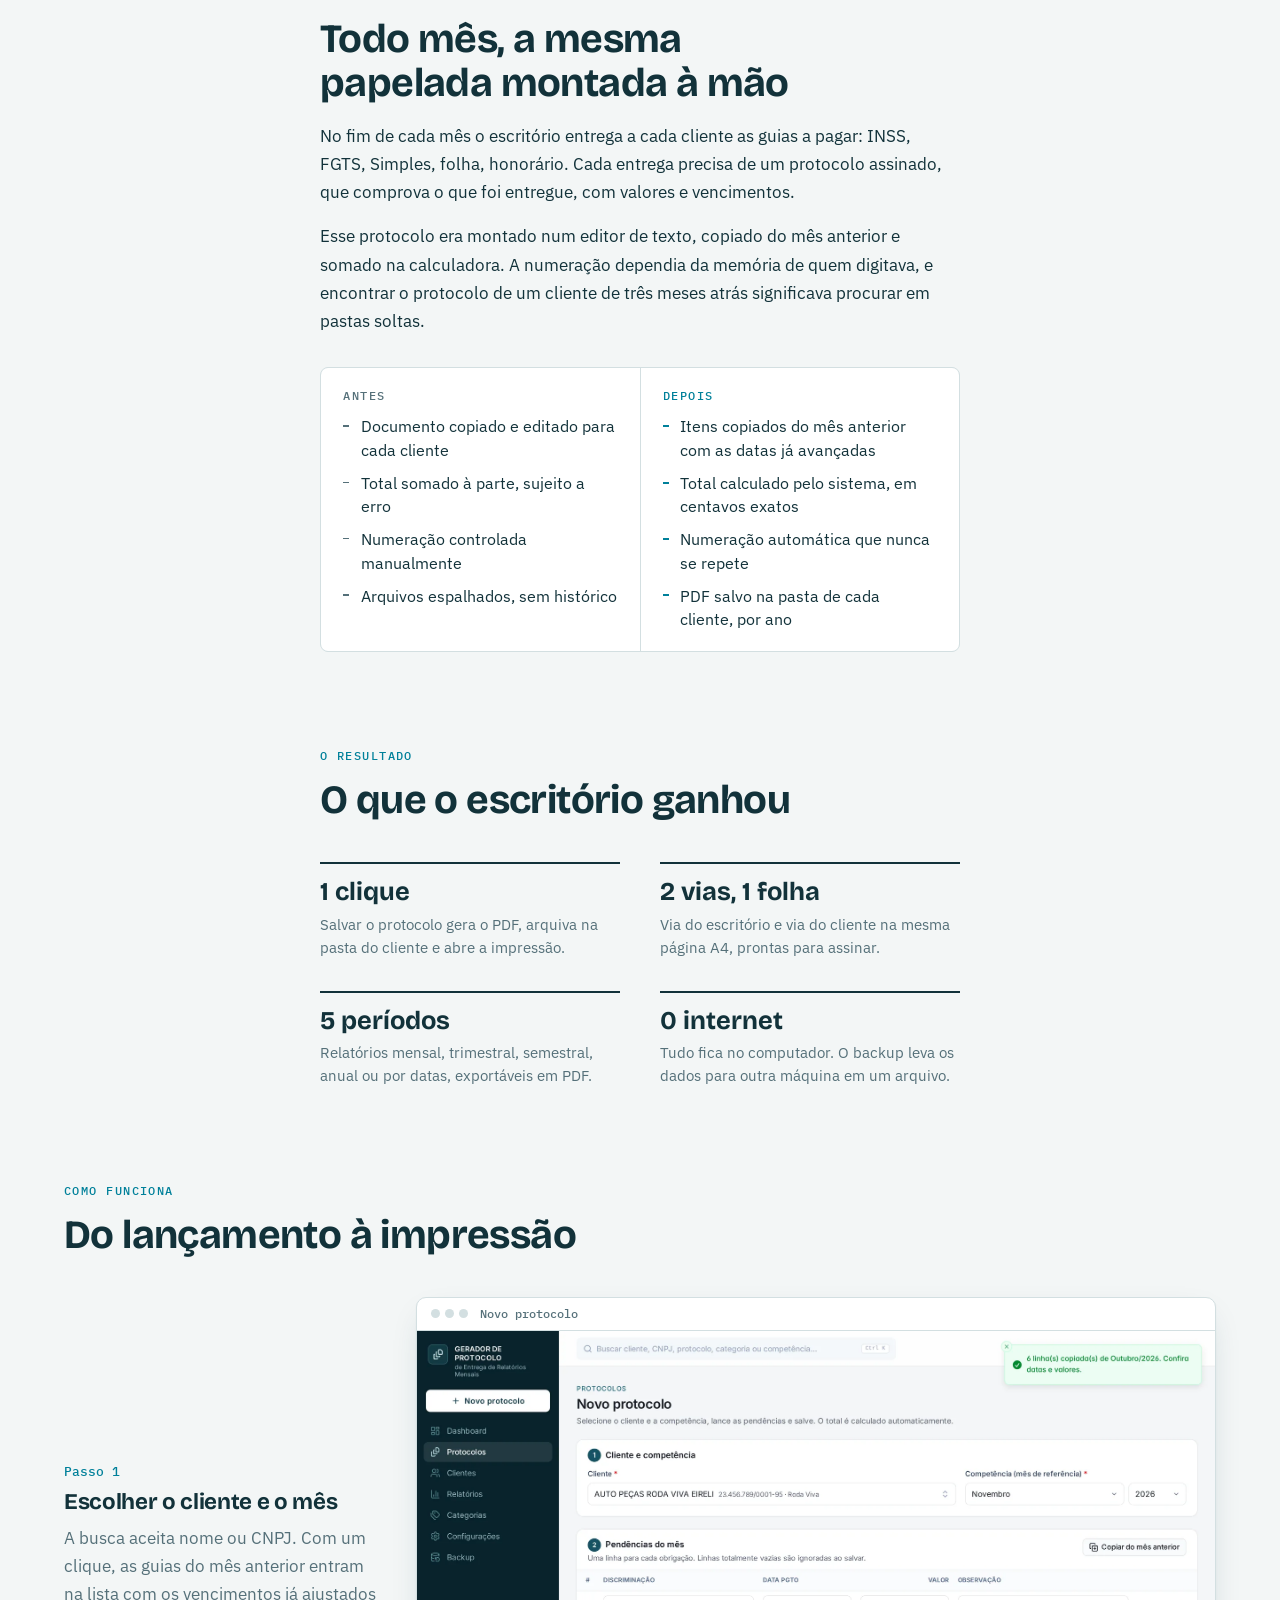
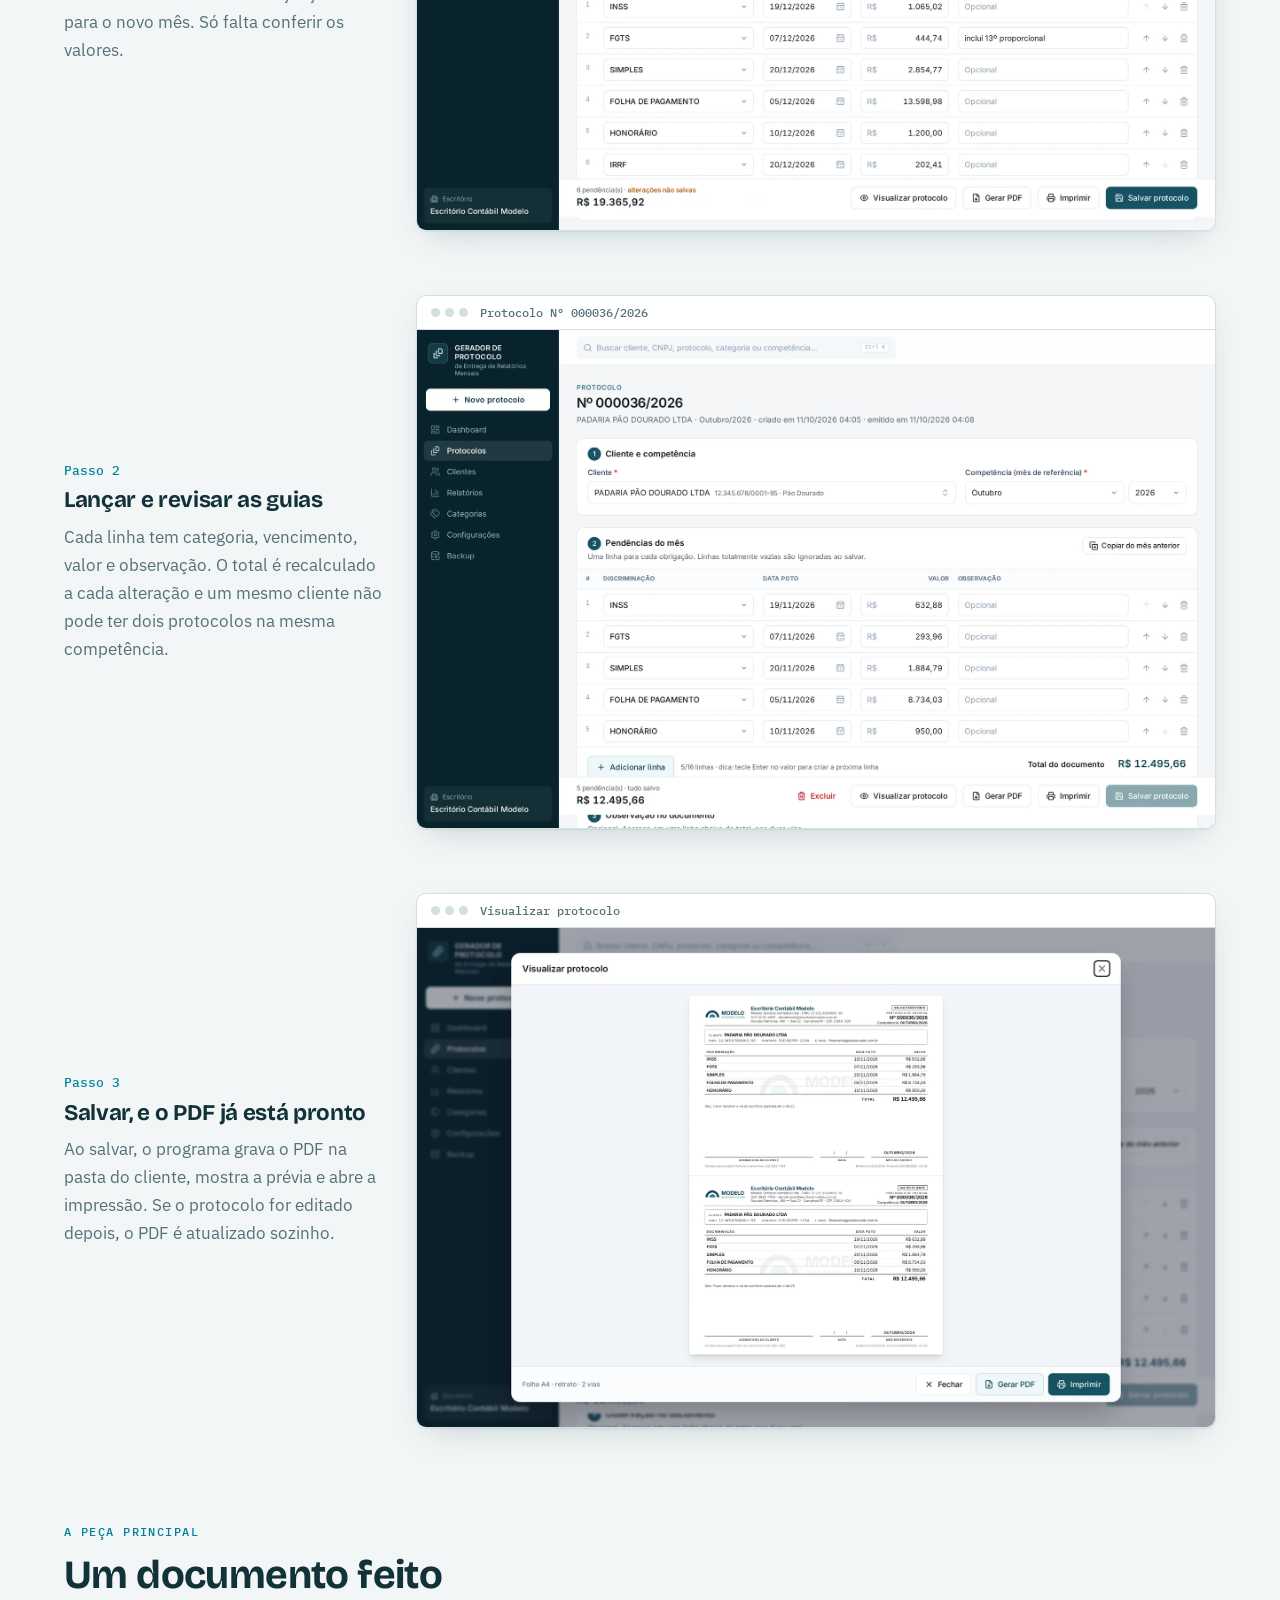
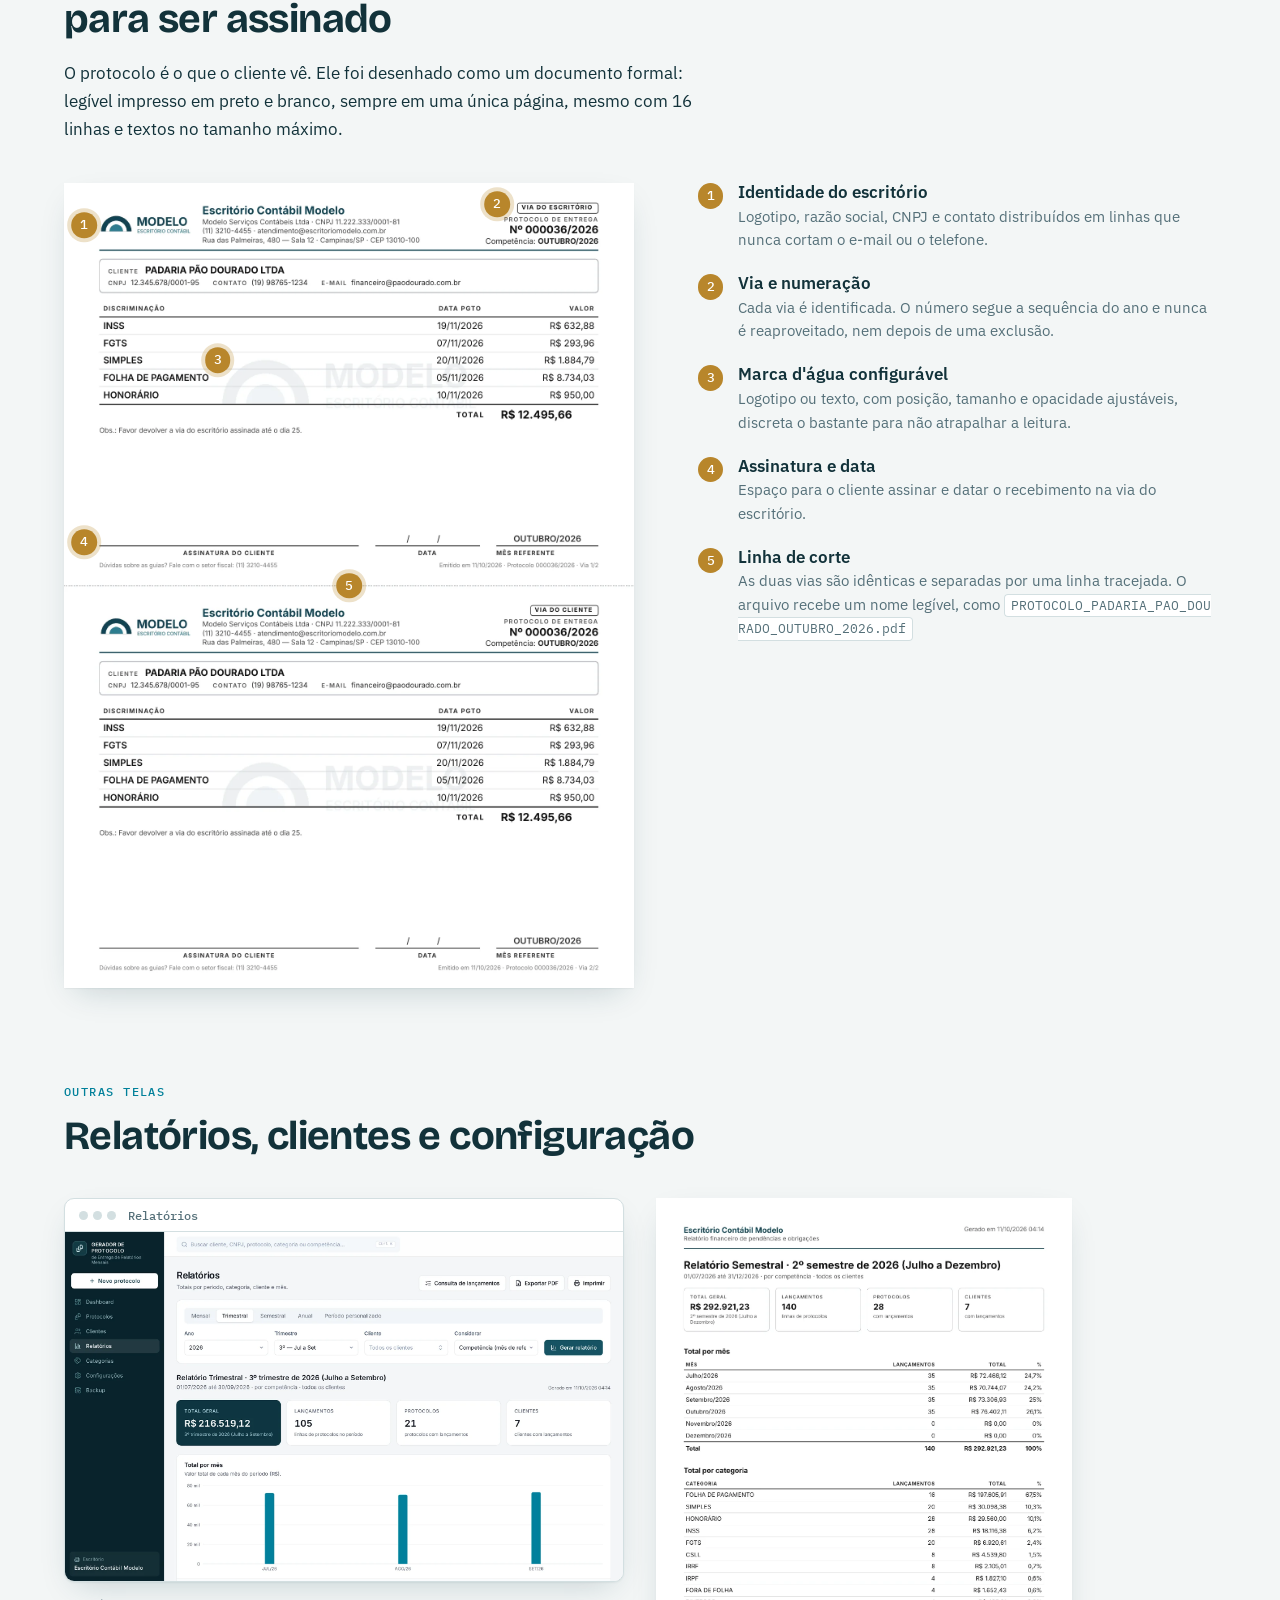
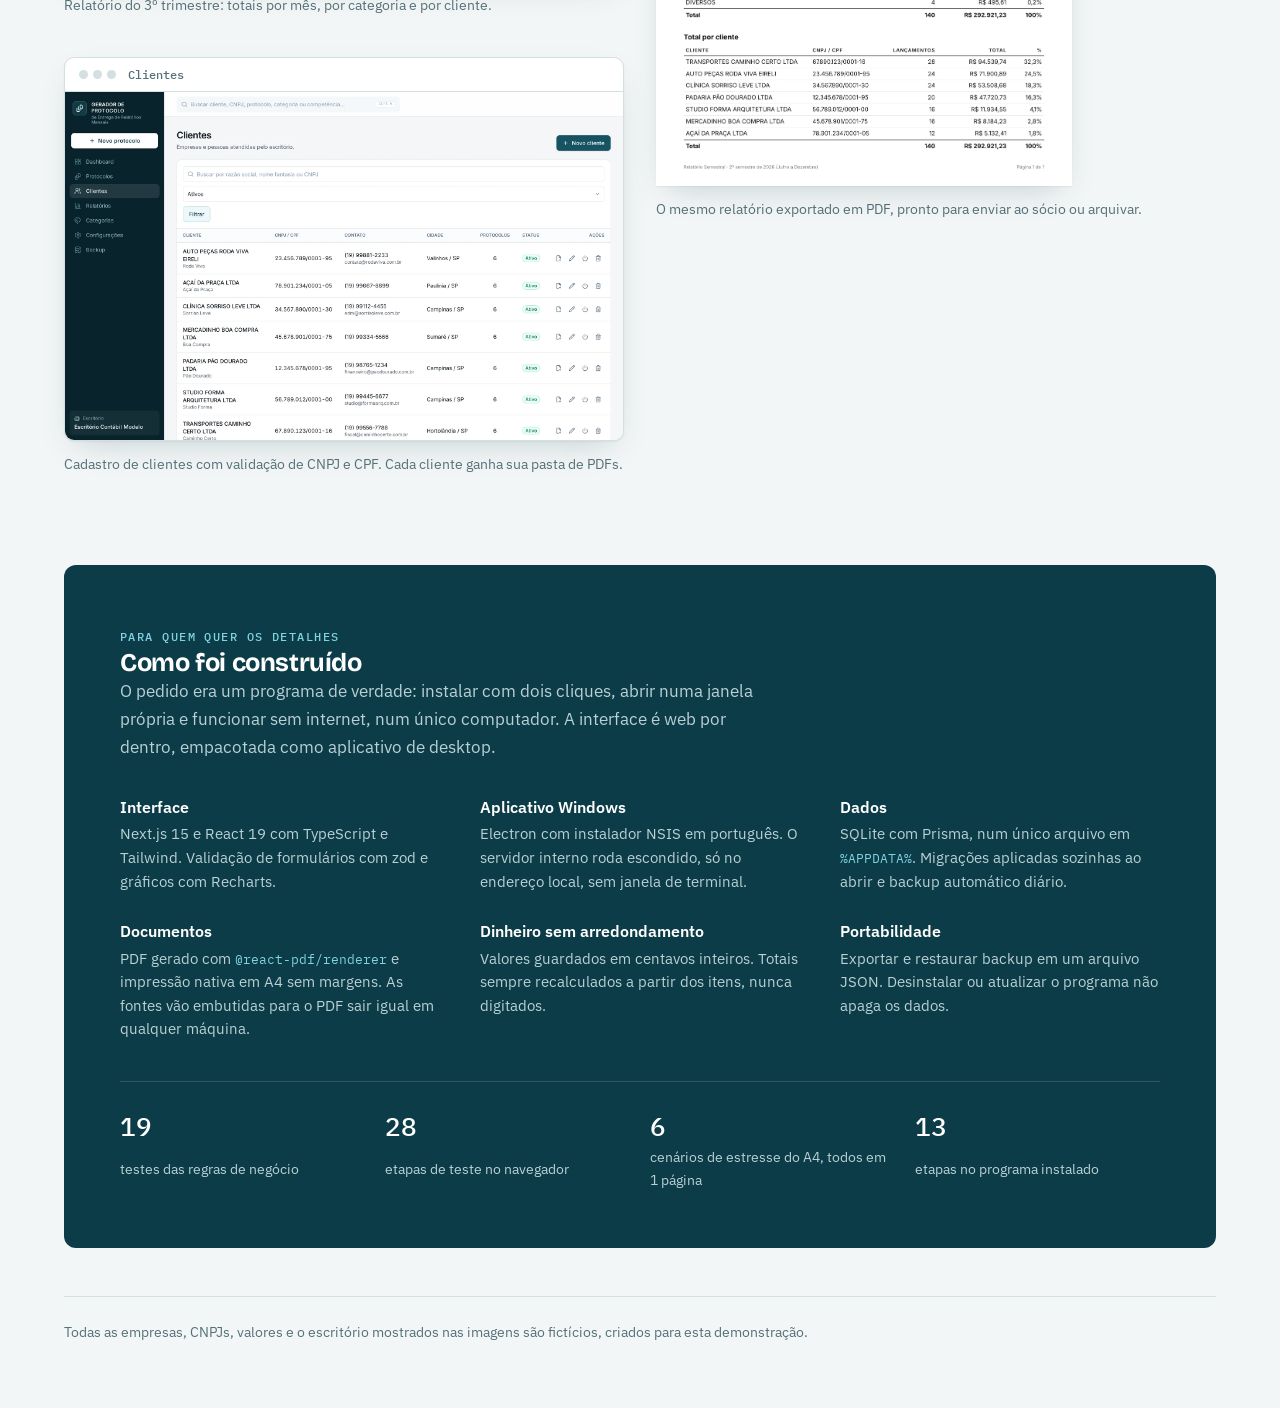
<file: protocolos/index.html>
<!doctype html><html lang="pt-BR"><head><meta charset="utf-8"><title>Gerador de Protocolos · iamT</title><meta name="description" content="Estudo de caso do Gerador de Protocolos, programa de Windows feito por iamT para um escritório contábil."><link rel="icon" href="../favicon.svg" type="image/svg+xml"><meta name=viewport content="width=device-width,initial-scale=1,viewport-fit=cover"><style>:root{color-scheme:light;box-sizing:border-box;padding-top:env(safe-area-inset-top,0px);padding-bottom:env(safe-area-inset-bottom,0px)}html{scroll-padding-top:env(safe-area-inset-top,0px)}body{margin:0;padding:0;font:14px -apple-system,BlinkMacSystemFont,sans-serif;background:#fff;color:#000}img{max-width:100%}[hidden]:not([hidden=until-found i]){display:none!important}</style></head><body>
<link rel="preconnect" href="https://fonts.googleapis.com">
<link rel="preconnect" href="https://fonts.gstatic.com" crossorigin>
<link rel="stylesheet" href="https://fonts.googleapis.com/css2?family=Bricolage+Grotesque:opsz,wght@12..96,500;12..96,700&family=IBM+Plex+Sans:ital,wght@0,400;0,500;0,600;1,400&family=IBM+Plex+Mono:wght@400;500&display=swap">
<style>
/* Layout: estudo de caso em coluna de leitura, com imagens que vazam para uma faixa larga; o protocolo A4 é a peça central, anotado como um documento de verdade. */
:root {
  --paper: #f3f6f6;
  --sheet: #ffffff;
  --ink: #12323a;
  --muted: #557079;
  --rule: #d3dfe1;
  --teal: #00809a;
  --teal-deep: #0c3c47;
  --mark: #b8862b;
  --shadow: 0 1px 2px rgba(12,60,71,.06), 0 12px 32px -12px rgba(12,60,71,.22);
  --display: "Bricolage Grotesque", "Segoe UI", system-ui, sans-serif;
  --body: "IBM Plex Sans", "Segoe UI", system-ui, sans-serif;
  --mono: "IBM Plex Mono", ui-monospace, Consolas, monospace;
  --read: 40rem;
  --wide: 72rem;
}
@media (prefers-color-scheme: dark) { :root:not([data-theme="light"]) {
  --paper: #0d1b1f; --sheet: #13262b; --ink: #e3eef0; --muted: #93adb4; --rule: #24404a;
  --teal: #3fb7cc; --teal-deep: #0a2e36; --mark: #d9a64a;
  --shadow: 0 1px 2px rgba(0,0,0,.3), 0 14px 36px -14px rgba(0,0,0,.7); color-scheme: dark } }
:root[data-theme="dark"] {
  --paper: #0d1b1f; --sheet: #13262b; --ink: #e3eef0; --muted: #93adb4; --rule: #24404a;
  --teal: #3fb7cc; --teal-deep: #0a2e36; --mark: #d9a64a;
  --shadow: 0 1px 2px rgba(0,0,0,.3), 0 14px 36px -14px rgba(0,0,0,.7); color-scheme: dark }

* { box-sizing: border-box }
body { background: var(--paper); color: var(--ink); font: 400 1.0625rem/1.65 var(--body); padding-inline: 20px; padding-block: 0 4rem; -webkit-font-smoothing: antialiased }
h1, h2, h3 { font-family: var(--display); font-weight: 700; line-height: 1.1; text-wrap: balance; margin: 0; letter-spacing: -0.015em }
p { margin: 0 }
.col { max-width: var(--read); margin-inline: auto }
.wide { max-width: var(--wide); margin-inline: auto }
.label { font: 500 .75rem/1.2 var(--mono); letter-spacing: .12em; text-transform: uppercase; color: var(--teal) }
a { color: var(--teal) }
:focus-visible { outline: 2px solid var(--teal); outline-offset: 3px }

/* Cabeçalho */
.top { display: flex; justify-content: space-between; align-items: center; gap: 1rem; flex-wrap: wrap; padding-block: 1.5rem; border-bottom: 1px solid var(--rule) }
.top .brand { font: 500 .8125rem var(--mono); color: var(--muted) }
.top .brand b { color: var(--ink); font-weight: 500 }

/* Hero */
.hero { padding-block: clamp(2.5rem, 7vw, 5rem) 2rem; display: grid; gap: 1.75rem }
.stamp { display: inline-flex; align-items: center; gap: .6rem; font: 500 .8125rem var(--mono); color: var(--teal); border: 1.5px solid var(--teal); border-radius: 4px; padding: .3rem .65rem; transform: rotate(-1.5deg); width: max-content; max-width: 100% }
.hero h1 { font-size: clamp(2.5rem, 7vw, 4.75rem) }
.hero h1 span { color: var(--teal) }
.lede { font-size: clamp(1.125rem, 2.2vw, 1.3rem); color: var(--muted); max-width: 36rem }
.facts { display: flex; flex-wrap: wrap; gap: .5rem 2rem; padding-top: .5rem }
.facts div { display: grid; gap: .15rem }
.facts dt { font: 500 .7rem var(--mono); letter-spacing: .1em; text-transform: uppercase; color: var(--muted) }
.facts dd { margin: 0; font-weight: 500 }

/* Janela do programa */
.window { background: var(--sheet); border: 1px solid var(--rule); border-radius: 10px; box-shadow: var(--shadow); overflow: hidden }
.window .bar { display: flex; align-items: center; gap: .75rem; padding: .55rem .9rem; border-bottom: 1px solid var(--rule); font: 500 .75rem var(--mono); color: var(--muted) }
.window .bar i { display: flex; gap: 5px }
.window .bar i::before, .window .bar i::after, .window .bar i b { content: ""; width: 9px; height: 9px; border-radius: 50%; background: var(--rule); display: block }
.window img { display: block; width: 100%; height: auto }
figure { margin: 0 }
figcaption { font-size: .875rem; color: var(--muted); padding-top: .75rem; max-width: var(--read) }
.hero-shot { margin-top: 1rem }

/* Seções */
section { padding-block: clamp(3rem, 8vw, 5.5rem) 0 }
section h2 { font-size: clamp(1.75rem, 4vw, 2.5rem); margin-top: .6rem }
section .intro { margin-top: 1.1rem; display: grid; gap: 1rem }

/* Antes/depois */
.contrast { display: grid; grid-template-columns: 1fr 1fr; gap: 1px; background: var(--rule); border: 1px solid var(--rule); border-radius: 8px; overflow: hidden; margin-top: 2rem }
.contrast > div { background: var(--sheet); padding: 1.25rem 1.4rem; min-width: 0 }
.contrast h3 { font: 500 .75rem var(--mono); letter-spacing: .12em; text-transform: uppercase; color: var(--muted); margin-bottom: .8rem }
.contrast .after h3 { color: var(--teal) }
.contrast ul { margin: 0; padding: 0; list-style: none; display: grid; gap: .6rem }
.contrast li { padding-left: 1.1rem; position: relative; font-size: .975rem; line-height: 1.5 }
.contrast li::before { content: ""; position: absolute; left: 0; top: .62em; width: 6px; height: 1.5px; background: var(--muted) }
.contrast .after li::before { background: var(--teal); height: 2px }

/* Resultados */
.results { display: grid; grid-template-columns: repeat(auto-fit, minmax(14rem, 1fr)); gap: 2rem 2.5rem; margin-top: 2.5rem }
.results div { border-top: 2px solid var(--ink); padding-top: .9rem; display: grid; gap: .4rem; align-content: start }
.results strong { font: 700 1.6rem/1.1 var(--display) }
.results p { color: var(--muted); font-size: .95rem; line-height: 1.5 }

/* Fluxo */
.flow { display: grid; gap: clamp(2.5rem, 6vw, 4rem); margin-top: 2.5rem }
.step { display: grid; grid-template-columns: minmax(0, 20rem) minmax(0, 1fr); gap: 2rem; align-items: center }
.step .txt { display: grid; gap: .6rem }
.step .n { font: 500 .8125rem var(--mono); color: var(--teal) }
.step h3 { font-size: 1.4rem }
.step p { color: var(--muted) }

/* Documento */
.doc { display: grid; grid-template-columns: minmax(0, 1.1fr) minmax(0, 1fr); gap: clamp(2rem, 5vw, 4rem); margin-top: 2.5rem; align-items: start }
.sheet { background: #fff; box-shadow: var(--shadow); border-radius: 2px; position: relative }
.sheet img { display: block; width: 100%; height: auto }
.sheet .pin { position: absolute; width: 1.6rem; height: 1.6rem; border-radius: 50%; background: var(--mark); color: #fff; font: 500 .8rem/1.6rem var(--mono); text-align: center; box-shadow: 0 0 0 4px color-mix(in srgb, var(--mark) 25%, transparent); transform: translate(-50%, -50%) }
.notes { margin: 0; padding: 0; list-style: none; display: grid; gap: 1.4rem; position: sticky; top: calc(env(safe-area-inset-top, 0px) + 1.5rem) }
.notes li { display: grid; grid-template-columns: 1.6rem 1fr; gap: .9rem }
.notes .k { width: 1.6rem; height: 1.6rem; border-radius: 50%; background: var(--mark); color: #fff; font: 500 .8rem/1.6rem var(--mono); text-align: center }
.notes h3 { font-size: 1.05rem; font-family: var(--body); font-weight: 600; letter-spacing: 0; margin-bottom: .2rem }
.notes p { color: var(--muted); font-size: .95rem; line-height: 1.55 }
.filename { font: 400 .8rem var(--mono); background: var(--sheet); border: 1px solid var(--rule); border-radius: 4px; padding: .15rem .4rem; word-break: break-all }

/* Galeria */
.gallery { display: grid; grid-template-columns: repeat(2, minmax(0, 1fr)); gap: 2.5rem 2rem; margin-top: 2.5rem }
.gallery .tall { grid-row: span 2 }
.gallery .tall .sheet { max-width: 26rem }

/* Técnico */
.tech { background: var(--teal-deep); color: #e3eef0; border-radius: 12px; padding: clamp(1.75rem, 5vw, 3.5rem); margin-top: clamp(3rem, 8vw, 5.5rem) }
.tech .label { color: #7fd3e2 }
.tech h2 { color: #fff }
.tech .intro p { color: #b9d0d5 }
.stack { display: grid; grid-template-columns: repeat(auto-fit, minmax(15rem, 1fr)); gap: 1.75rem 2.5rem; margin-top: 2.25rem }
.stack div { display: grid; gap: .35rem; align-content: start }
.stack h3 { font: 600 1rem var(--body); letter-spacing: 0; color: #fff }
.stack p { color: #b9d0d5; font-size: .95rem; line-height: 1.55 }
.stack code { font: 400 .85em var(--mono); color: #7fd3e2 }
.tests { margin-top: 2.5rem; border-top: 1px solid rgba(255,255,255,.14); padding-top: 1.75rem; display: grid; grid-template-columns: repeat(auto-fit, minmax(10rem, 1fr)); gap: 1.25rem }
.tests div { display: grid; gap: .2rem }
.tests strong { font: 500 1.6rem var(--mono); color: #fff; font-variant-numeric: tabular-nums }
.tests span { font-size: .875rem; color: #b9d0d5 }

footer { margin-top: 3rem; padding-top: 1.5rem; border-top: 1px solid var(--rule); font-size: .875rem; color: var(--muted); display: grid; gap: .4rem }

@media (max-width: 760px) {
  .contrast, .step, .doc, .gallery { grid-template-columns: minmax(0, 1fr) }
  .gallery .tall { grid-row: auto }
  .notes { position: static }
  .step .txt { order: -1 }
}
@media (prefers-reduced-motion: no-preference) {
  .hero > * { animation: rise .6s cubic-bezier(.2,.7,.2,1) both }
  .hero > *:nth-child(2) { animation-delay: .06s }
  .hero > *:nth-child(3) { animation-delay: .12s }
  .hero > *:nth-child(4) { animation-delay: .18s }
  @keyframes rise { from { transform: translateY(8px) } to { transform: none } }
}
</style>

<a href="../#protocolos" style="position:fixed;z-index:50;left:16px;top:calc(env(safe-area-inset-top,0px) + 12px);font:500 13px/1 'IBM Plex Mono',ui-monospace,monospace;color:#fff;background:#0b0a0d;border:2px solid #000;padding:9px 12px;text-decoration:none;box-shadow:3px 3px 0 #ff2fd1">← iamT</a>
<header class="top wide" style="padding-top:3.4rem">
  <span class="brand"><b>Estudo de caso</b> · Software para escritório contábil</span>
  <span class="brand">Windows · 2026</span>
</header>

<main>
  <div class="hero wide">
    <span class="stamp">PROTOCOLO Nº 000036/2026</span>
    <h1>Gerador de <span>Protocolos</span></h1>
    <p class="lede">Um programa de Windows que transforma o fechamento do mês de um escritório contábil em três passos: escolher o cliente, lançar as guias e salvar. O protocolo de entrega sai pronto em PDF, em duas vias, já arquivado na pasta do cliente.</p>
    <dl class="facts">
      <div><dt>Para quem</dt><dd>Escritórios de contabilidade</dd></div>
      <div><dt>Plataforma</dt><dd>Windows, sem internet</dd></div>
      <div><dt>Entrega</dt><dd>Instalador .exe de um clique</dd></div>
    </dl>
  </div>

  <figure class="wide hero-shot">
    <div class="window">
      <div class="bar"><i><b></b></i>Gerador de Protocolos · Painel</div>
      <img src="img/painel.webp" width="1800" height="1125" alt="Painel do programa com total do mês, protocolos emitidos, gráfico de evolução mensal e distribuição por categoria de guia">
    </div>
    <figcaption>Painel de outubro: valor total entregue aos clientes, protocolos do mês e evolução nos últimos meses.</figcaption>
  </figure>

  <section class="col" id="problema">
    <span class="label">O problema</span>
    <h2>Todo mês, a mesma papelada montada à mão</h2>
    <div class="intro">
      <p>No fim de cada mês o escritório entrega a cada cliente as guias a pagar: INSS, FGTS, Simples, folha, honorário. Cada entrega precisa de um protocolo assinado, que comprova o que foi entregue, com valores e vencimentos.</p>
      <p>Esse protocolo era montado num editor de texto, copiado do mês anterior e somado na calculadora. A numeração dependia da memória de quem digitava, e encontrar o protocolo de um cliente de três meses atrás significava procurar em pastas soltas.</p>
    </div>
    <div class="contrast">
      <div>
        <h3>Antes</h3>
        <ul>
          <li>Documento copiado e editado para cada cliente</li>
          <li>Total somado à parte, sujeito a erro</li>
          <li>Numeração controlada manualmente</li>
          <li>Arquivos espalhados, sem histórico</li>
        </ul>
      </div>
      <div class="after">
        <h3>Depois</h3>
        <ul>
          <li>Itens copiados do mês anterior com as datas já avançadas</li>
          <li>Total calculado pelo sistema, em centavos exatos</li>
          <li>Numeração automática que nunca se repete</li>
          <li>PDF salvo na pasta de cada cliente, por ano</li>
        </ul>
      </div>
    </div>
  </section>

  <section class="col" id="resultado">
    <span class="label">O resultado</span>
    <h2>O que o escritório ganhou</h2>
    <div class="results">
      <div><strong>1 clique</strong><p>Salvar o protocolo gera o PDF, arquiva na pasta do cliente e abre a impressão.</p></div>
      <div><strong>2 vias, 1 folha</strong><p>Via do escritório e via do cliente na mesma página A4, prontas para assinar.</p></div>
      <div><strong>5 períodos</strong><p>Relatórios mensal, trimestral, semestral, anual ou por datas, exportáveis em PDF.</p></div>
      <div><strong>0 internet</strong><p>Tudo fica no computador. O backup leva os dados para outra máquina em um arquivo.</p></div>
    </div>
  </section>

  <section class="wide" id="fluxo">
    <div class="col" style="margin-inline:0">
      <span class="label">Como funciona</span>
      <h2>Do lançamento à impressão</h2>
    </div>
    <div class="flow">
      <div class="step">
        <div class="txt">
          <span class="n">Passo 1</span>
          <h3>Escolher o cliente e o mês</h3>
          <p>A busca aceita nome ou CNPJ. Com um clique, as guias do mês anterior entram na lista com os vencimentos já ajustados para o novo mês. Só falta conferir os valores.</p>
        </div>
        <figure class="window"><div class="bar"><i><b></b></i>Novo protocolo</div><img src="img/novo-protocolo.webp" width="1800" height="1125" alt="Tela de novo protocolo com cliente selecionado e guias copiadas do mês anterior" loading="lazy"></figure>
      </div>
      <div class="step">
        <div class="txt">
          <span class="n">Passo 2</span>
          <h3>Lançar e revisar as guias</h3>
          <p>Cada linha tem categoria, vencimento, valor e observação. O total é recalculado a cada alteração e um mesmo cliente não pode ter dois protocolos na mesma competência.</p>
        </div>
        <figure class="window"><div class="bar"><i><b></b></i>Protocolo Nº 000036/2026</div><img src="img/lancamento.webp" width="1800" height="1125" alt="Editor do protocolo com cinco guias lançadas e total do documento" loading="lazy"></figure>
      </div>
      <div class="step">
        <div class="txt">
          <span class="n">Passo 3</span>
          <h3>Salvar, e o PDF já está pronto</h3>
          <p>Ao salvar, o programa grava o PDF na pasta do cliente, mostra a prévia e abre a impressão. Se o protocolo for editado depois, o PDF é atualizado sozinho.</p>
        </div>
        <figure class="window"><div class="bar"><i><b></b></i>Visualizar protocolo</div><img src="img/previa.webp" width="1800" height="1125" alt="Janela de prévia mostrando o protocolo em A4 com botões de abrir PDF e imprimir" loading="lazy"></figure>
      </div>
    </div>
  </section>

  <section class="wide" id="documento">
    <div class="col" style="margin-inline:0">
      <span class="label">A peça principal</span>
      <h2>Um documento feito para ser assinado</h2>
      <div class="intro"><p>O protocolo é o que o cliente vê. Ele foi desenhado como um documento formal: legível impresso em preto e branco, sempre em uma única página, mesmo com 16 linhas e textos no tamanho máximo.</p></div>
    </div>
    <div class="doc">
      <figure class="sheet">
        <img src="img/protocolo-a4.webp" width="1406" height="1986" alt="Protocolo de entrega em A4 com duas vias idênticas, logotipo, tabela de guias, total e área de assinatura" loading="lazy">
        <span class="pin" style="left:3.5%;top:5.2%">1</span>
        <span class="pin" style="left:76%;top:2.6%">2</span>
        <span class="pin" style="left:27%;top:22%">3</span>
        <span class="pin" style="left:3.5%;top:44.6%">4</span>
        <span class="pin" style="left:50%;top:50%">5</span>
      </figure>
      <ol class="notes">
        <li><span class="k">1</span><div><h3>Identidade do escritório</h3><p>Logotipo, razão social, CNPJ e contato distribuídos em linhas que nunca cortam o e-mail ou o telefone.</p></div></li>
        <li><span class="k">2</span><div><h3>Via e numeração</h3><p>Cada via é identificada. O número segue a sequência do ano e nunca é reaproveitado, nem depois de uma exclusão.</p></div></li>
        <li><span class="k">3</span><div><h3>Marca d'água configurável</h3><p>Logotipo ou texto, com posição, tamanho e opacidade ajustáveis, discreta o bastante para não atrapalhar a leitura.</p></div></li>
        <li><span class="k">4</span><div><h3>Assinatura e data</h3><p>Espaço para o cliente assinar e datar o recebimento na via do escritório.</p></div></li>
        <li><span class="k">5</span><div><h3>Linha de corte</h3><p>As duas vias são idênticas e separadas por uma linha tracejada. O arquivo recebe um nome legível, como <span class="filename">PROTOCOLO_PADARIA_PAO_DOURADO_OUTUBRO_2026.pdf</span></p></div></li>
      </ol>
    </div>
  </section>

  <section class="wide" id="telas">
    <div class="col" style="margin-inline:0">
      <span class="label">Outras telas</span>
      <h2>Relatórios, clientes e configuração</h2>
    </div>
    <div class="gallery">
      <figure>
        <div class="window"><div class="bar"><i><b></b></i>Relatórios</div><img src="img/relatorios.webp" width="1800" height="1125" alt="Relatório trimestral com total do período, número de lançamentos, protocolos e clientes, e gráfico por mês" loading="lazy"></div>
        <figcaption>Relatório do 3º trimestre: totais por mês, por categoria e por cliente.</figcaption>
      </figure>
      <figure class="tall">
        <div class="sheet"><img src="img/relatorio-pdf.webp" width="1075" height="1521" alt="Primeira página do relatório semestral exportado em PDF, com tabelas por mês, categoria e cliente" loading="lazy"></div>
        <figcaption>O mesmo relatório exportado em PDF, pronto para enviar ao sócio ou arquivar.</figcaption>
      </figure>
      <figure>
        <div class="window"><div class="bar"><i><b></b></i>Clientes</div><img src="img/clientes.webp" width="1800" height="1125" alt="Lista de clientes com CNPJ, contato, cidade e quantidade de protocolos" loading="lazy"></div>
        <figcaption>Cadastro de clientes com validação de CNPJ e CPF. Cada cliente ganha sua pasta de PDFs.</figcaption>
      </figure>
    </div>
  </section>

  <div class="tech wide" id="tecnico">
    <span class="label">Para quem quer os detalhes</span>
    <h2>Como foi construído</h2>
    <div class="intro" style="max-width:var(--read)">
      <p>O pedido era um programa de verdade: instalar com dois cliques, abrir numa janela própria e funcionar sem internet, num único computador. A interface é web por dentro, empacotada como aplicativo de desktop.</p>
    </div>
    <div class="stack">
      <div><h3>Interface</h3><p>Next.js 15 e React 19 com TypeScript e Tailwind. Validação de formulários com zod e gráficos com Recharts.</p></div>
      <div><h3>Aplicativo Windows</h3><p>Electron com instalador NSIS em português. O servidor interno roda escondido, só no endereço local, sem janela de terminal.</p></div>
      <div><h3>Dados</h3><p>SQLite com Prisma, num único arquivo em <code>%APPDATA%</code>. Migrações aplicadas sozinhas ao abrir e backup automático diário.</p></div>
      <div><h3>Documentos</h3><p>PDF gerado com <code>@react-pdf/renderer</code> e impressão nativa em A4 sem margens. As fontes vão embutidas para o PDF sair igual em qualquer máquina.</p></div>
      <div><h3>Dinheiro sem arredondamento</h3><p>Valores guardados em centavos inteiros. Totais sempre recalculados a partir dos itens, nunca digitados.</p></div>
      <div><h3>Portabilidade</h3><p>Exportar e restaurar backup em um arquivo JSON. Desinstalar ou atualizar o programa não apaga os dados.</p></div>
    </div>
    <div class="tests">
      <div><strong>19</strong><span>testes das regras de negócio</span></div>
      <div><strong>28</strong><span>etapas de teste no navegador</span></div>
      <div><strong>6</strong><span>cenários de estresse do A4, todos em 1 página</span></div>
      <div><strong>13</strong><span>etapas no programa instalado</span></div>
    </div>
  </div>

  <footer class="wide">
    <p>Todas as empresas, CNPJs, valores e o escritório mostrados nas imagens são fictícios, criados para esta demonstração.</p>
  </footer>
</main>

</body></html>
</file>
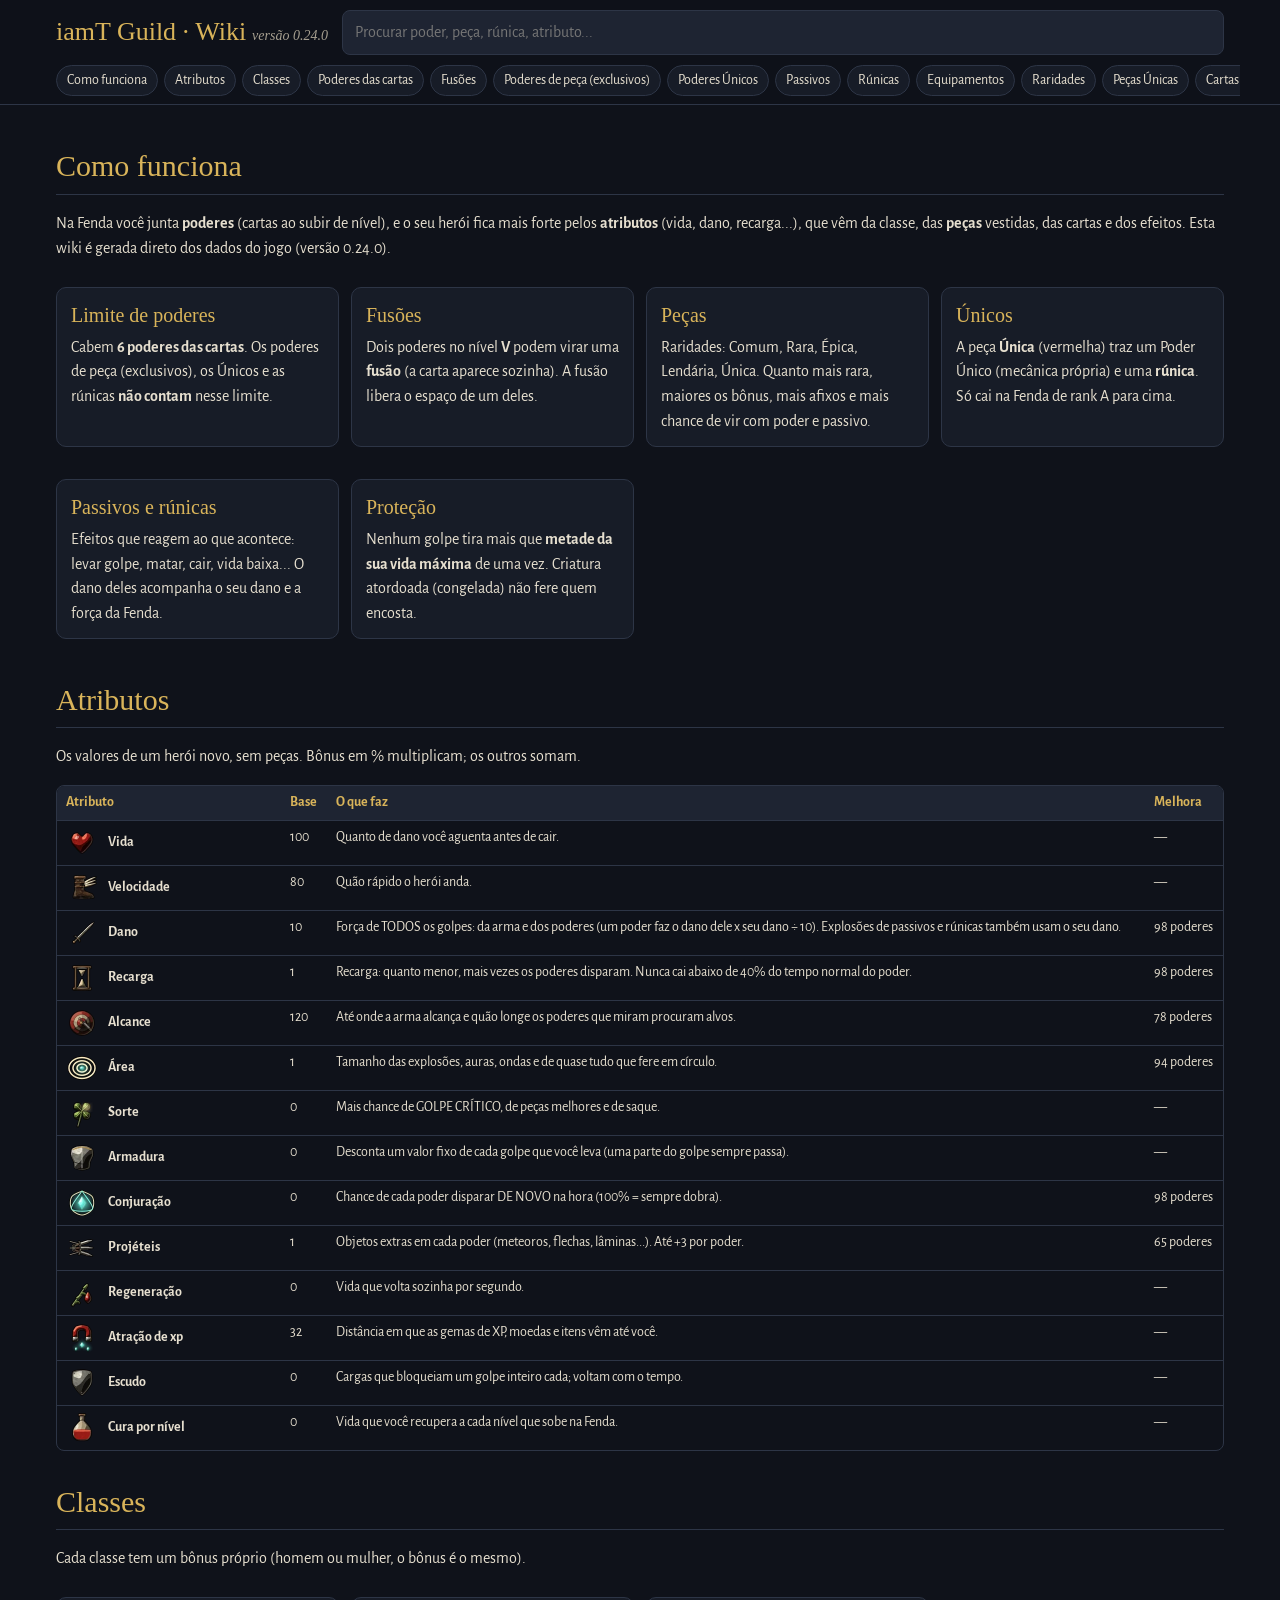
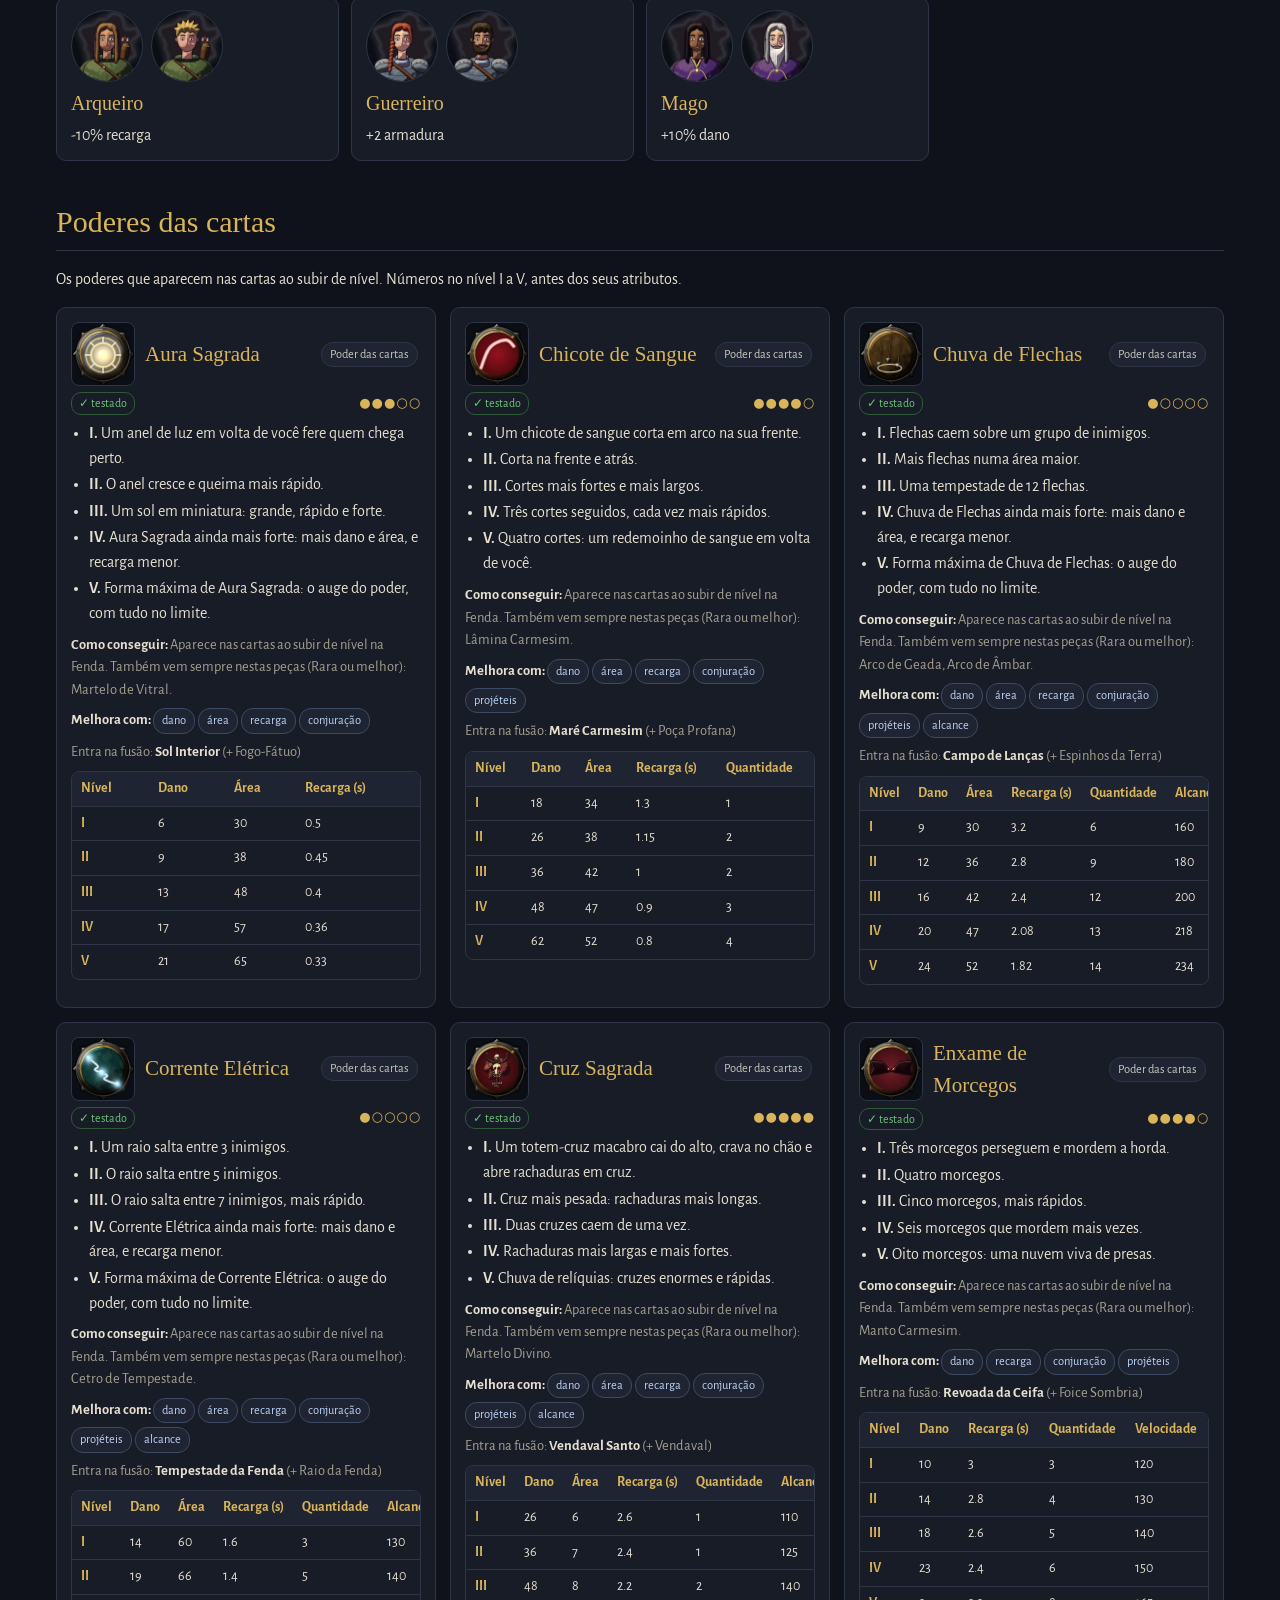
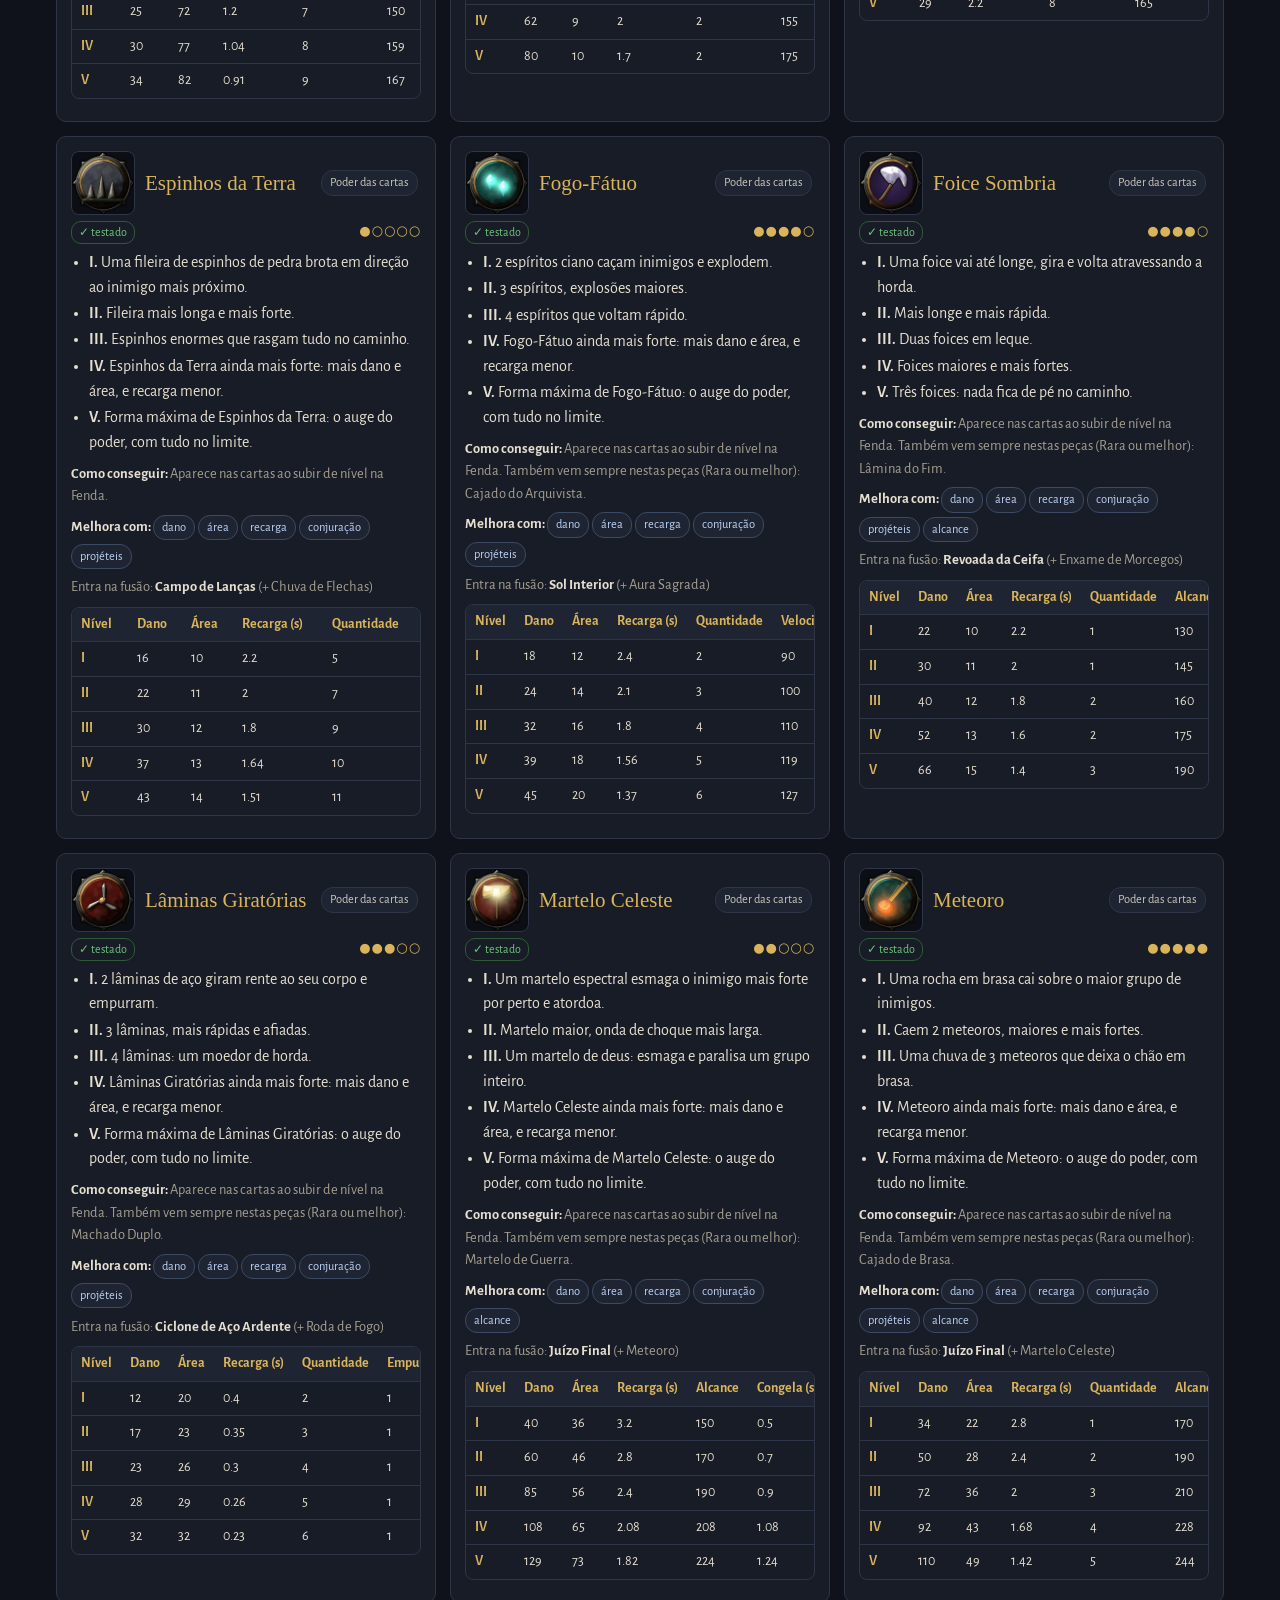
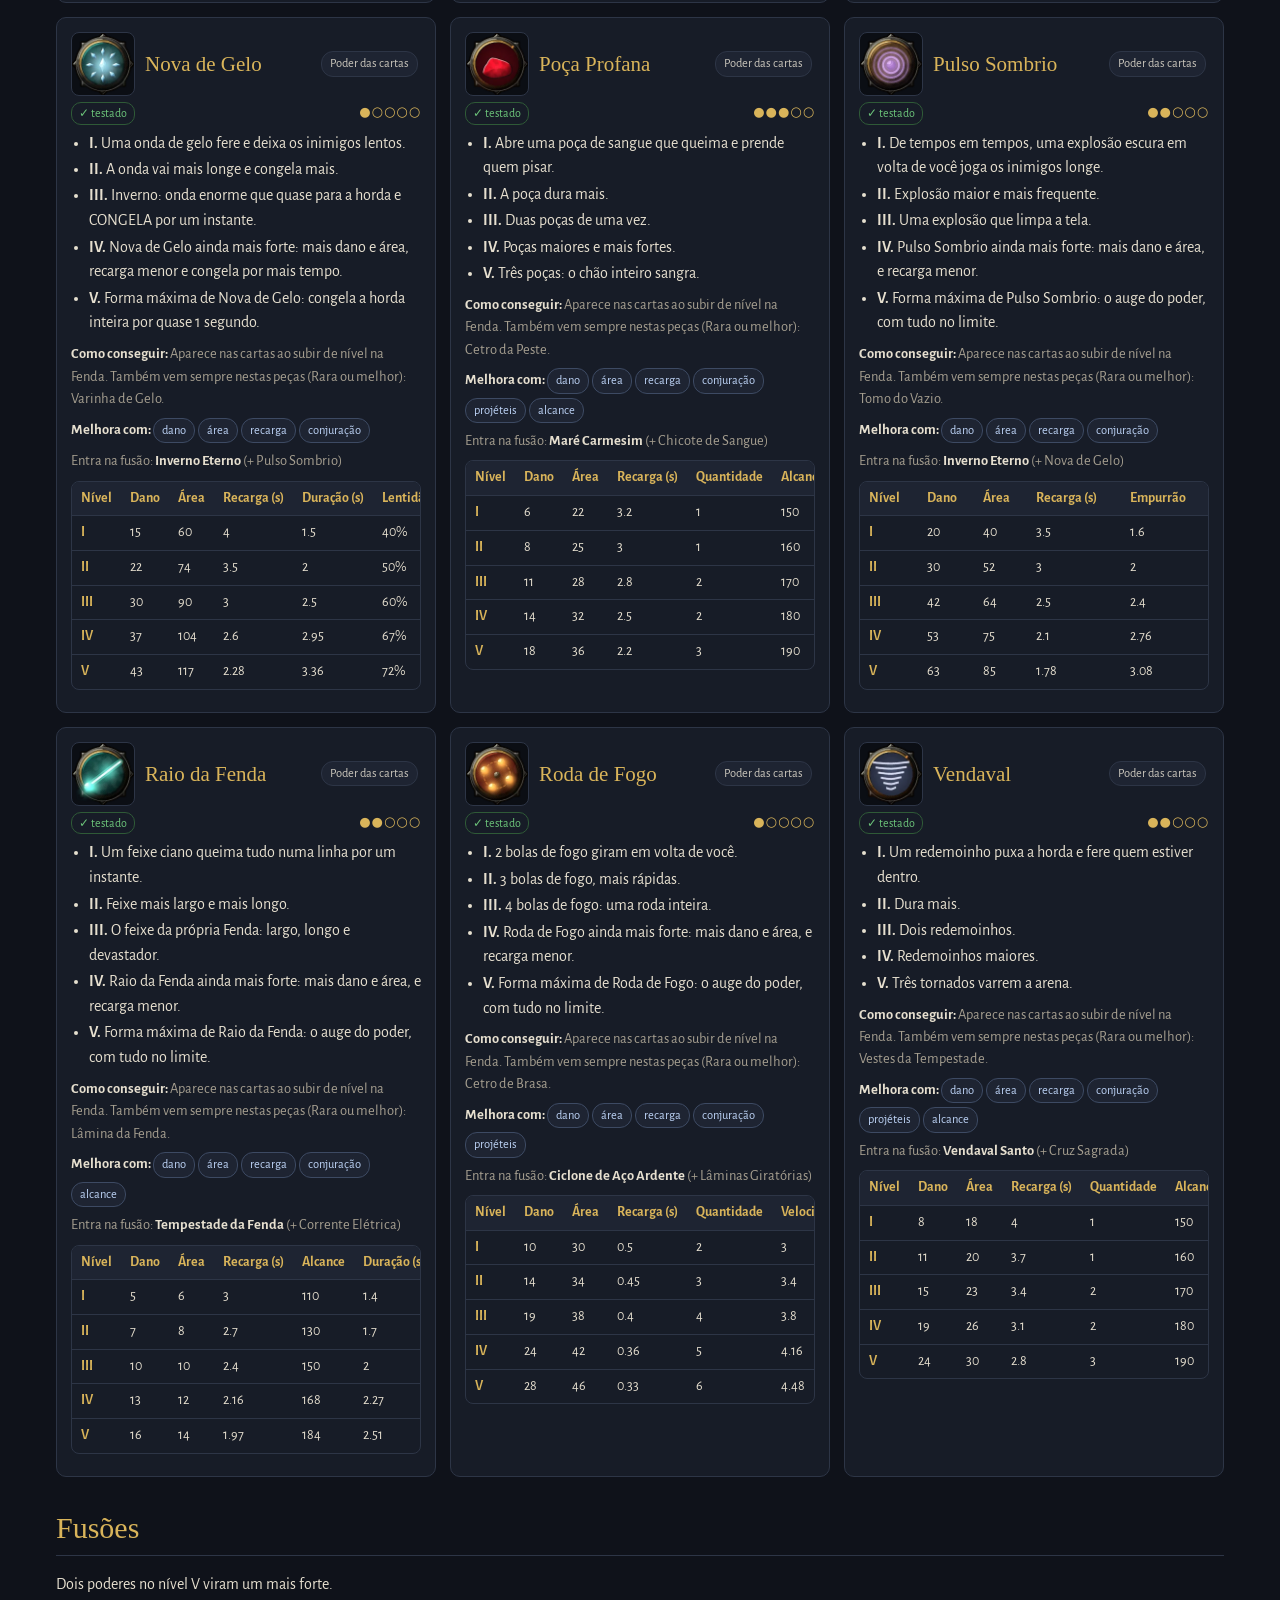
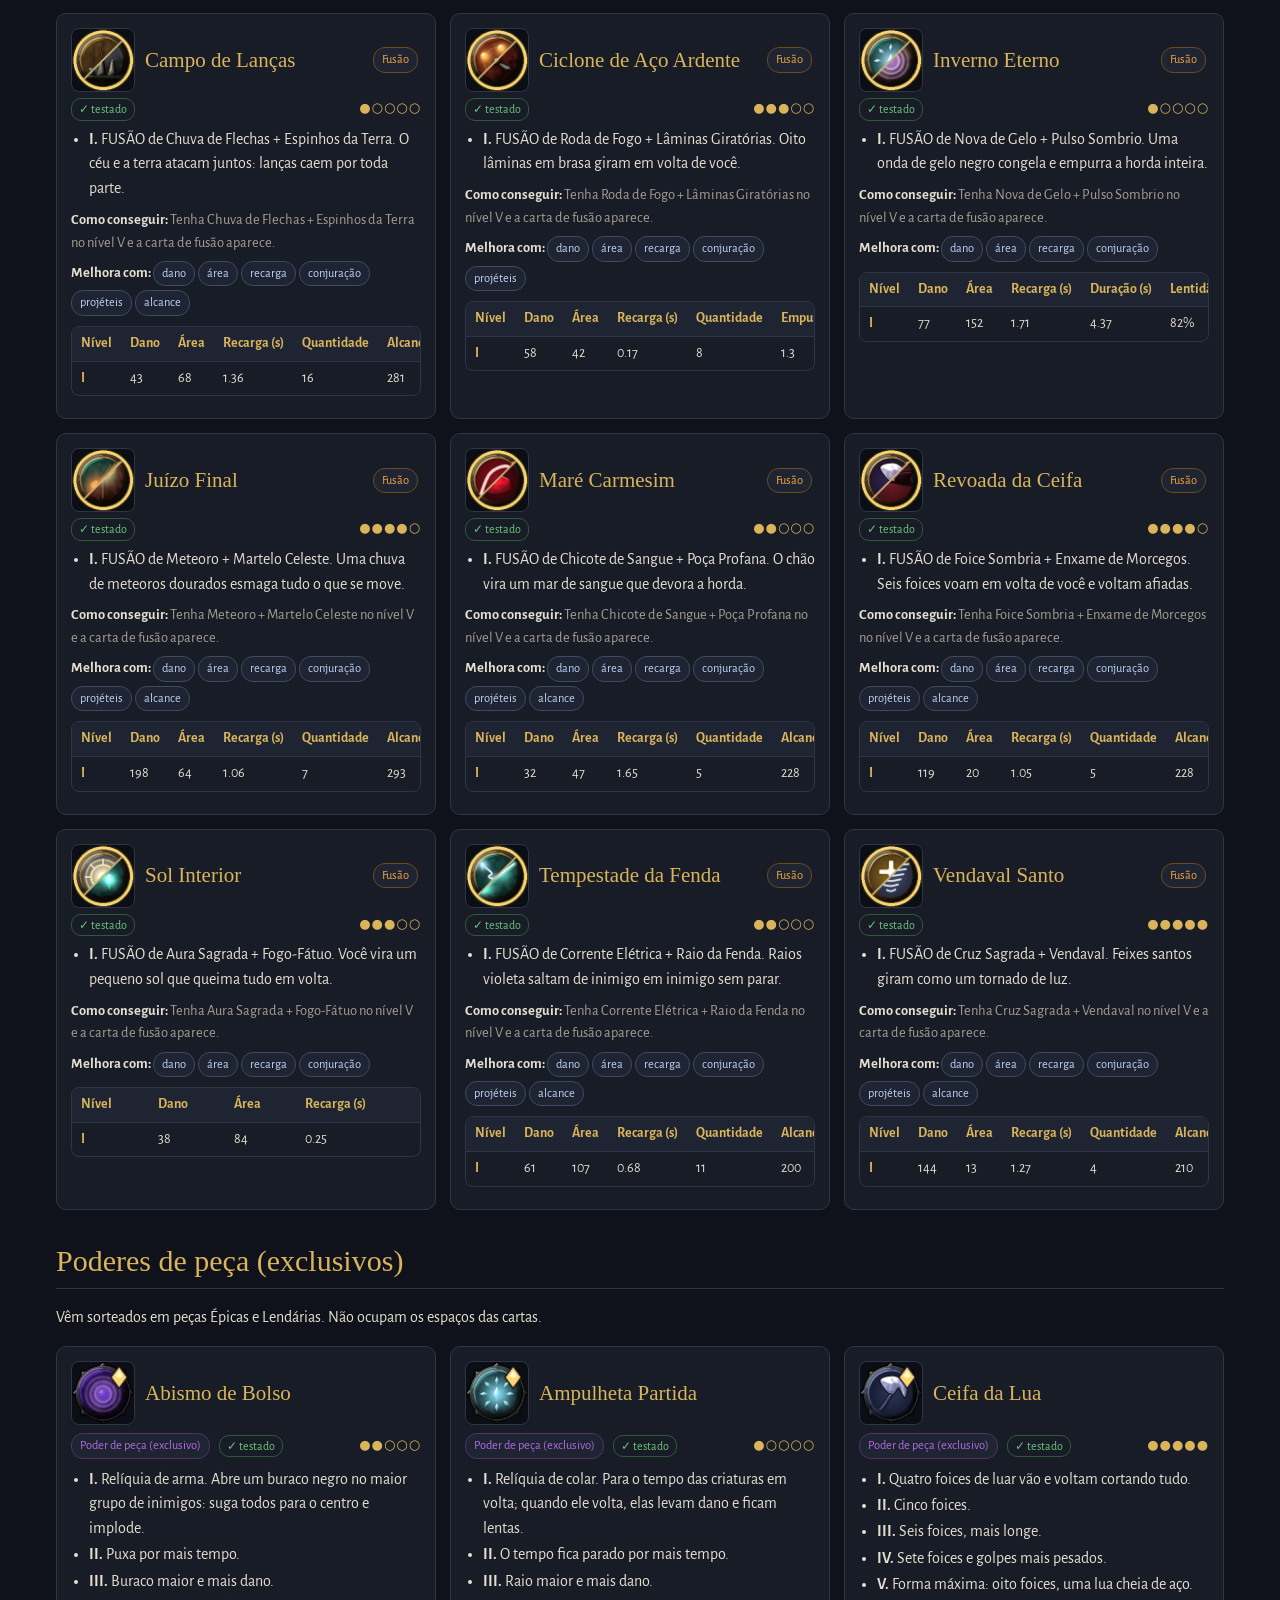
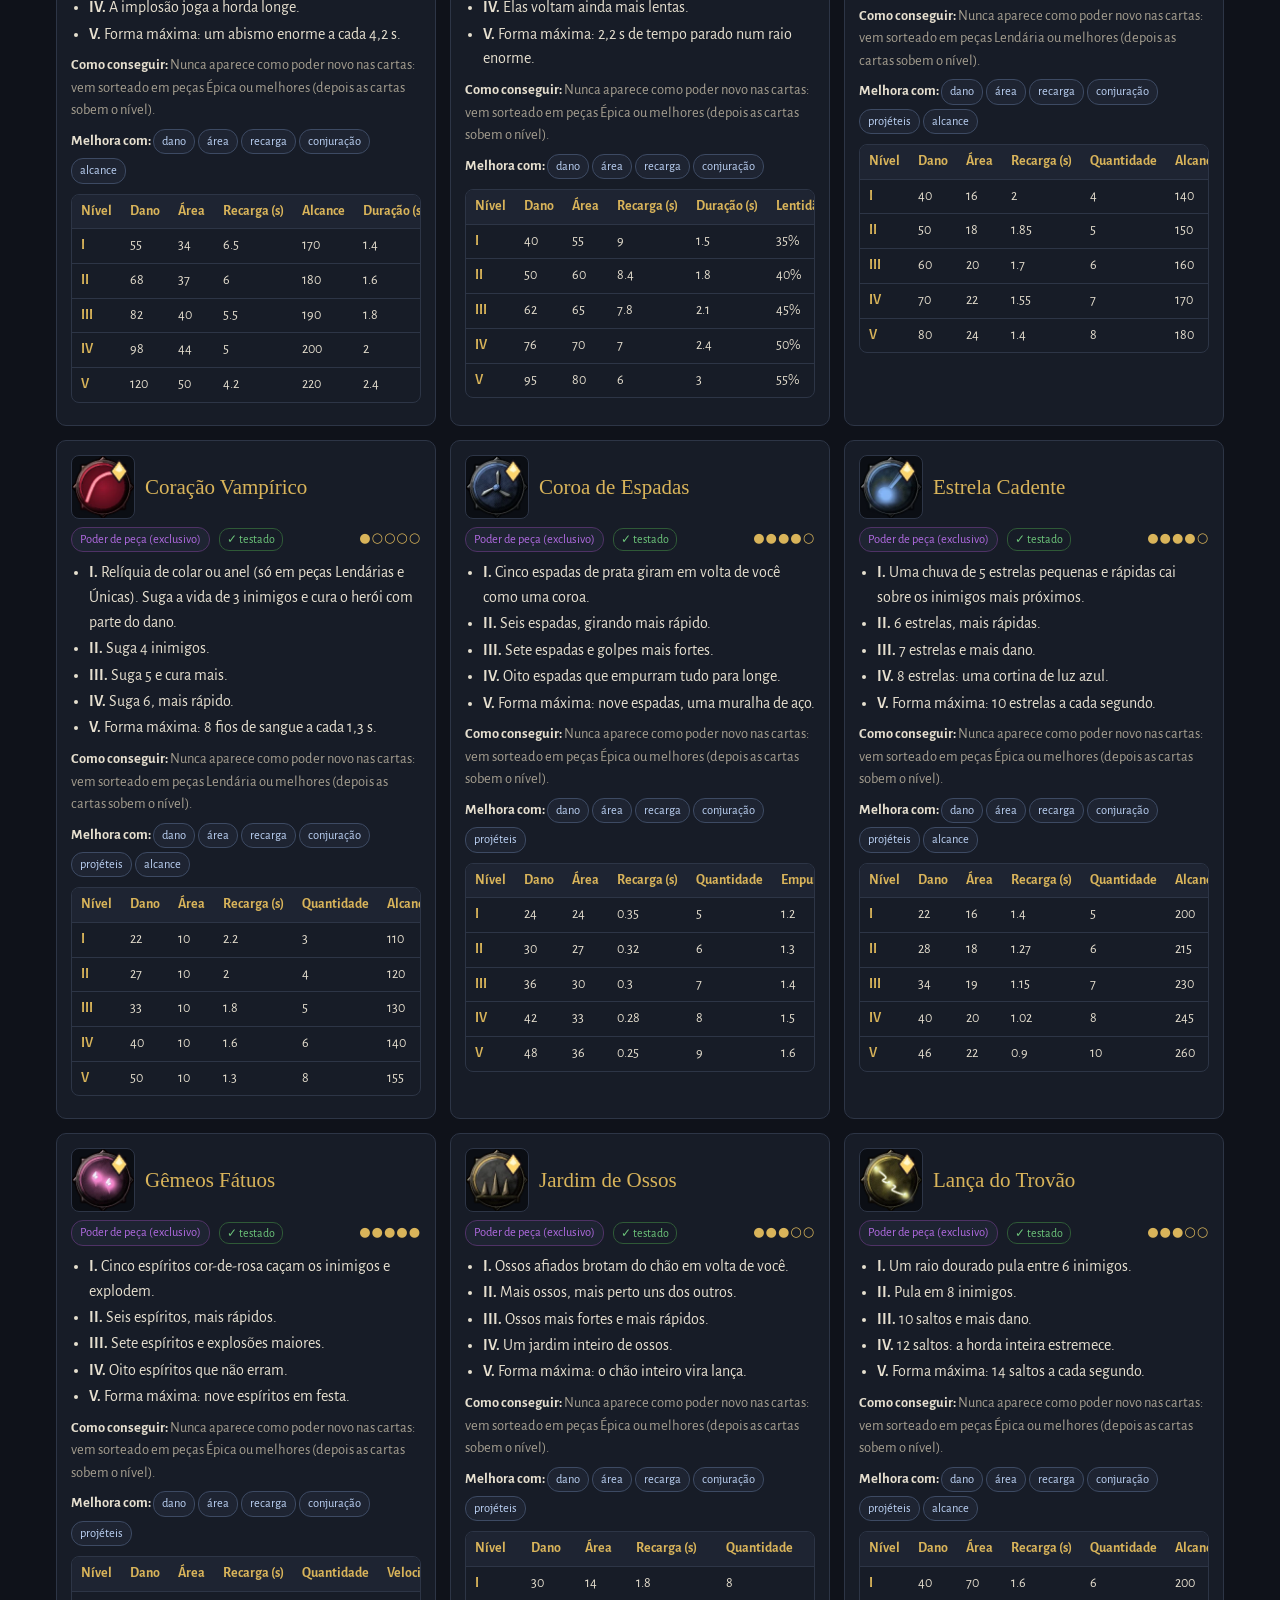
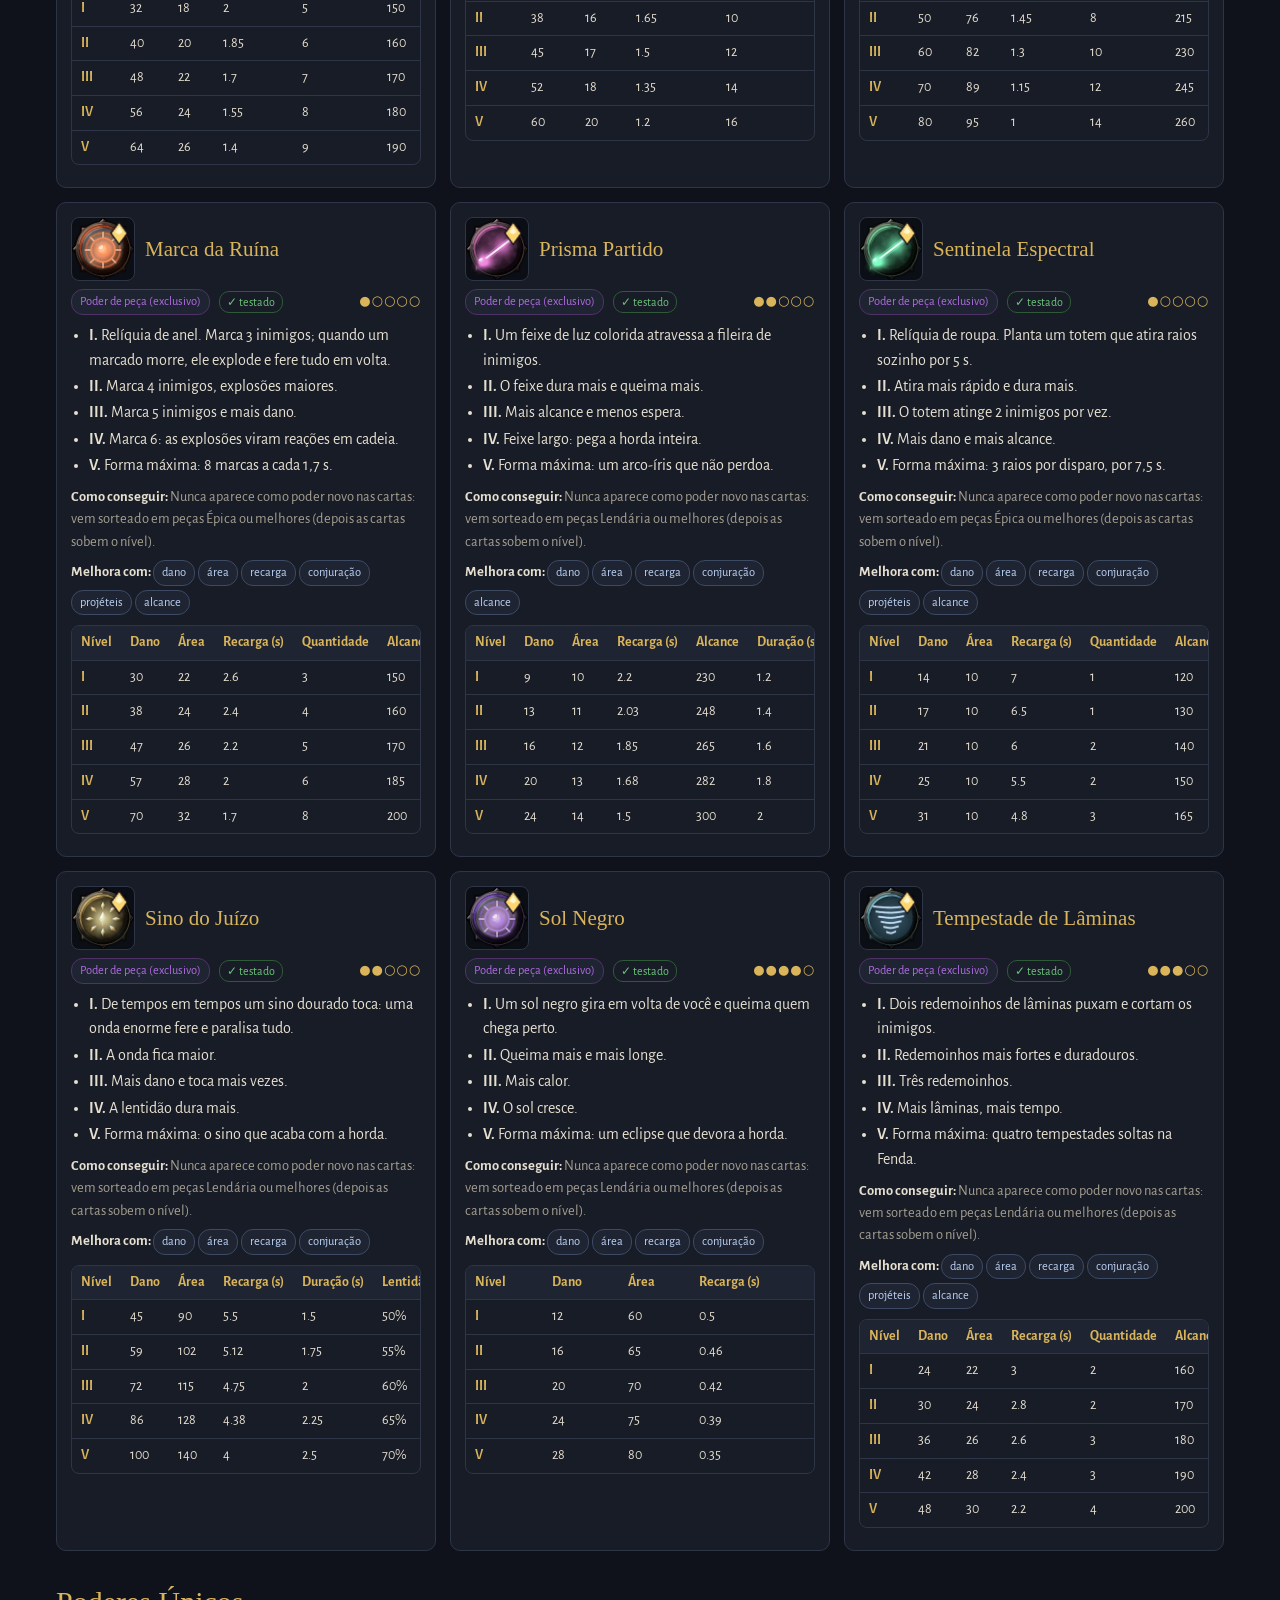
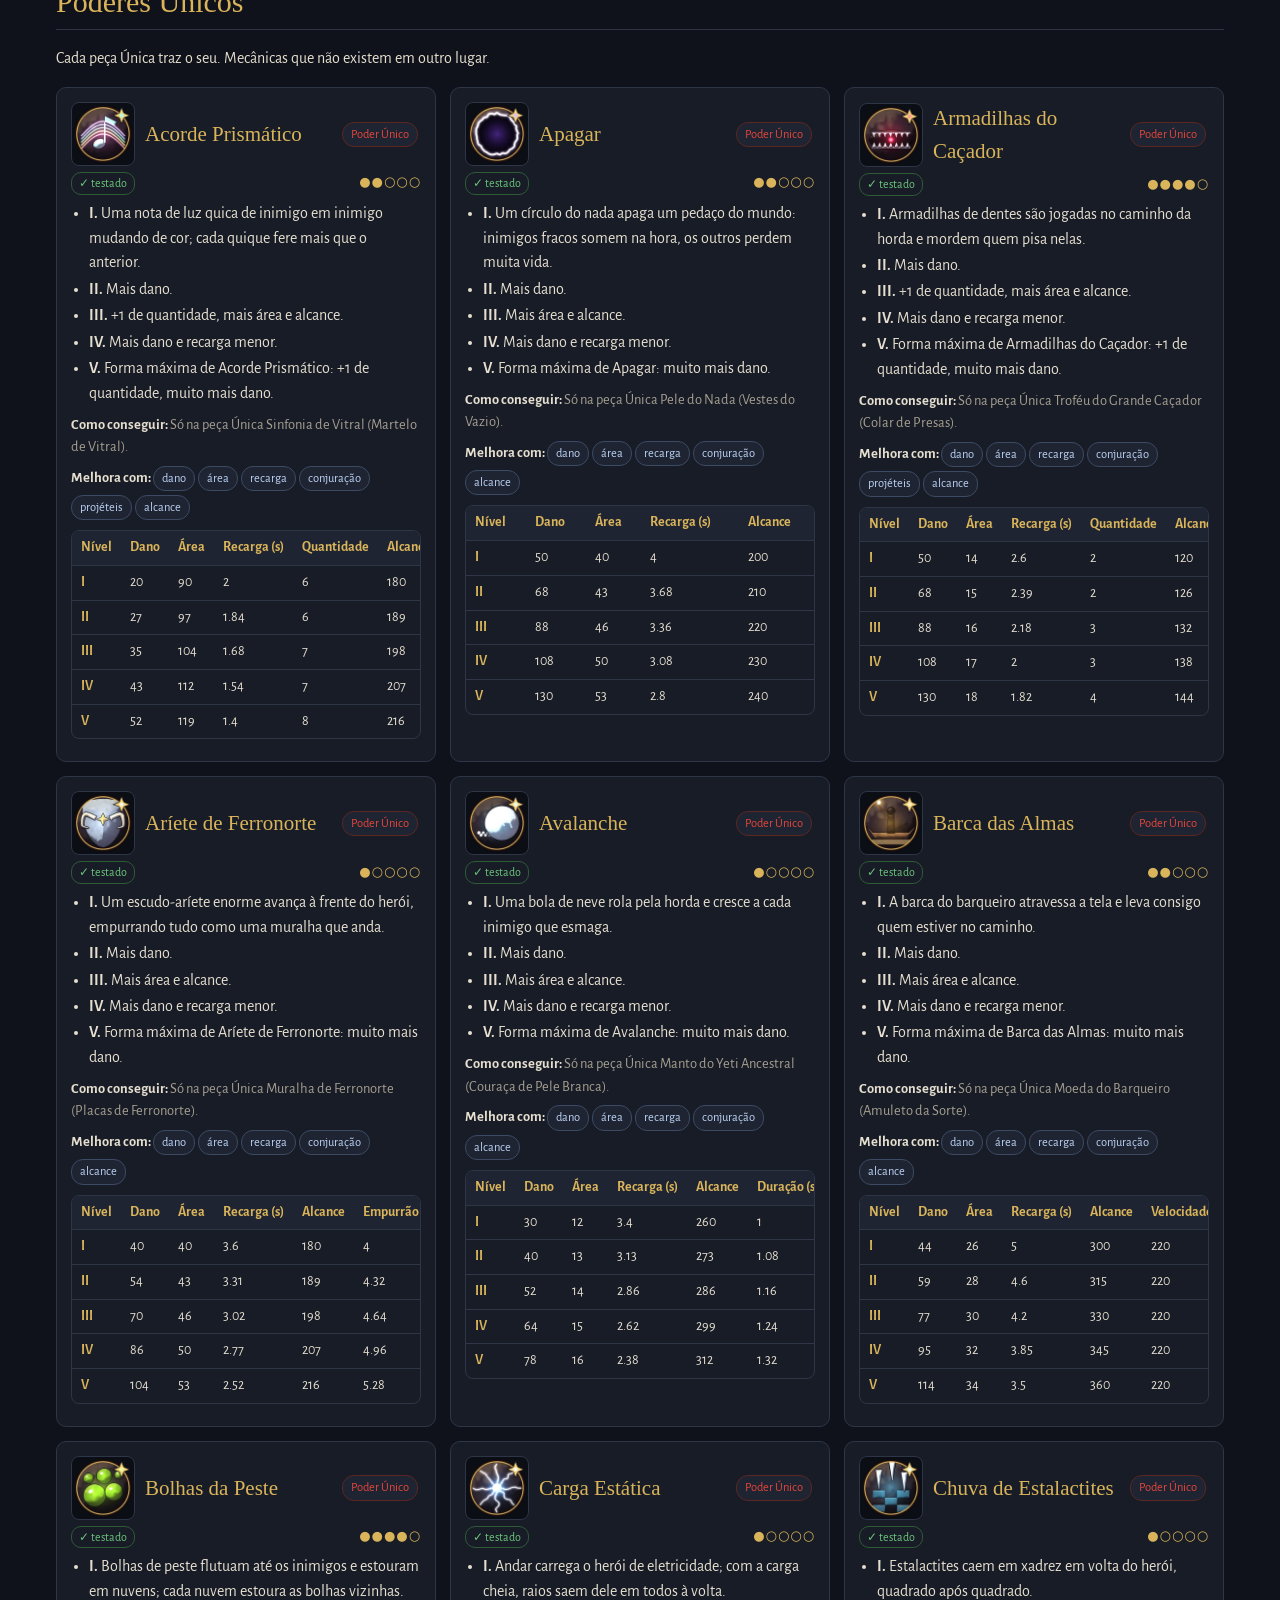
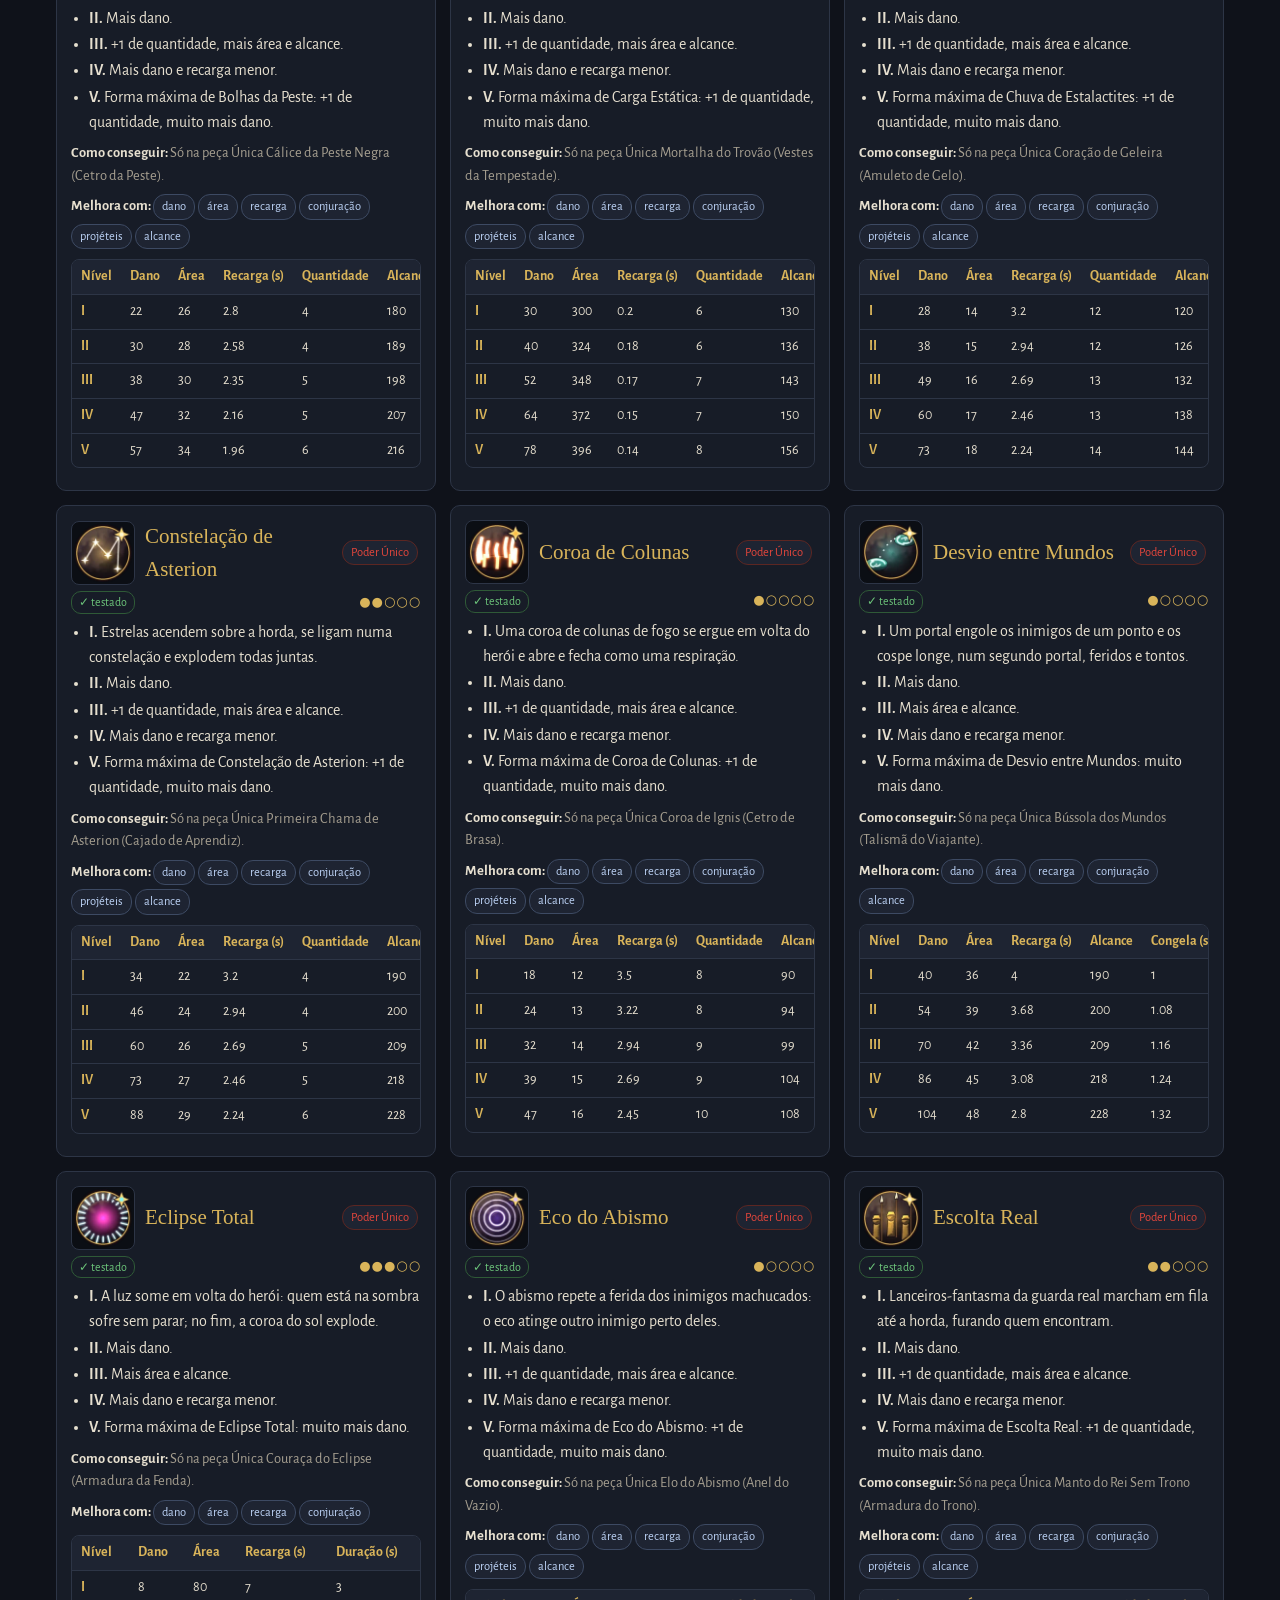
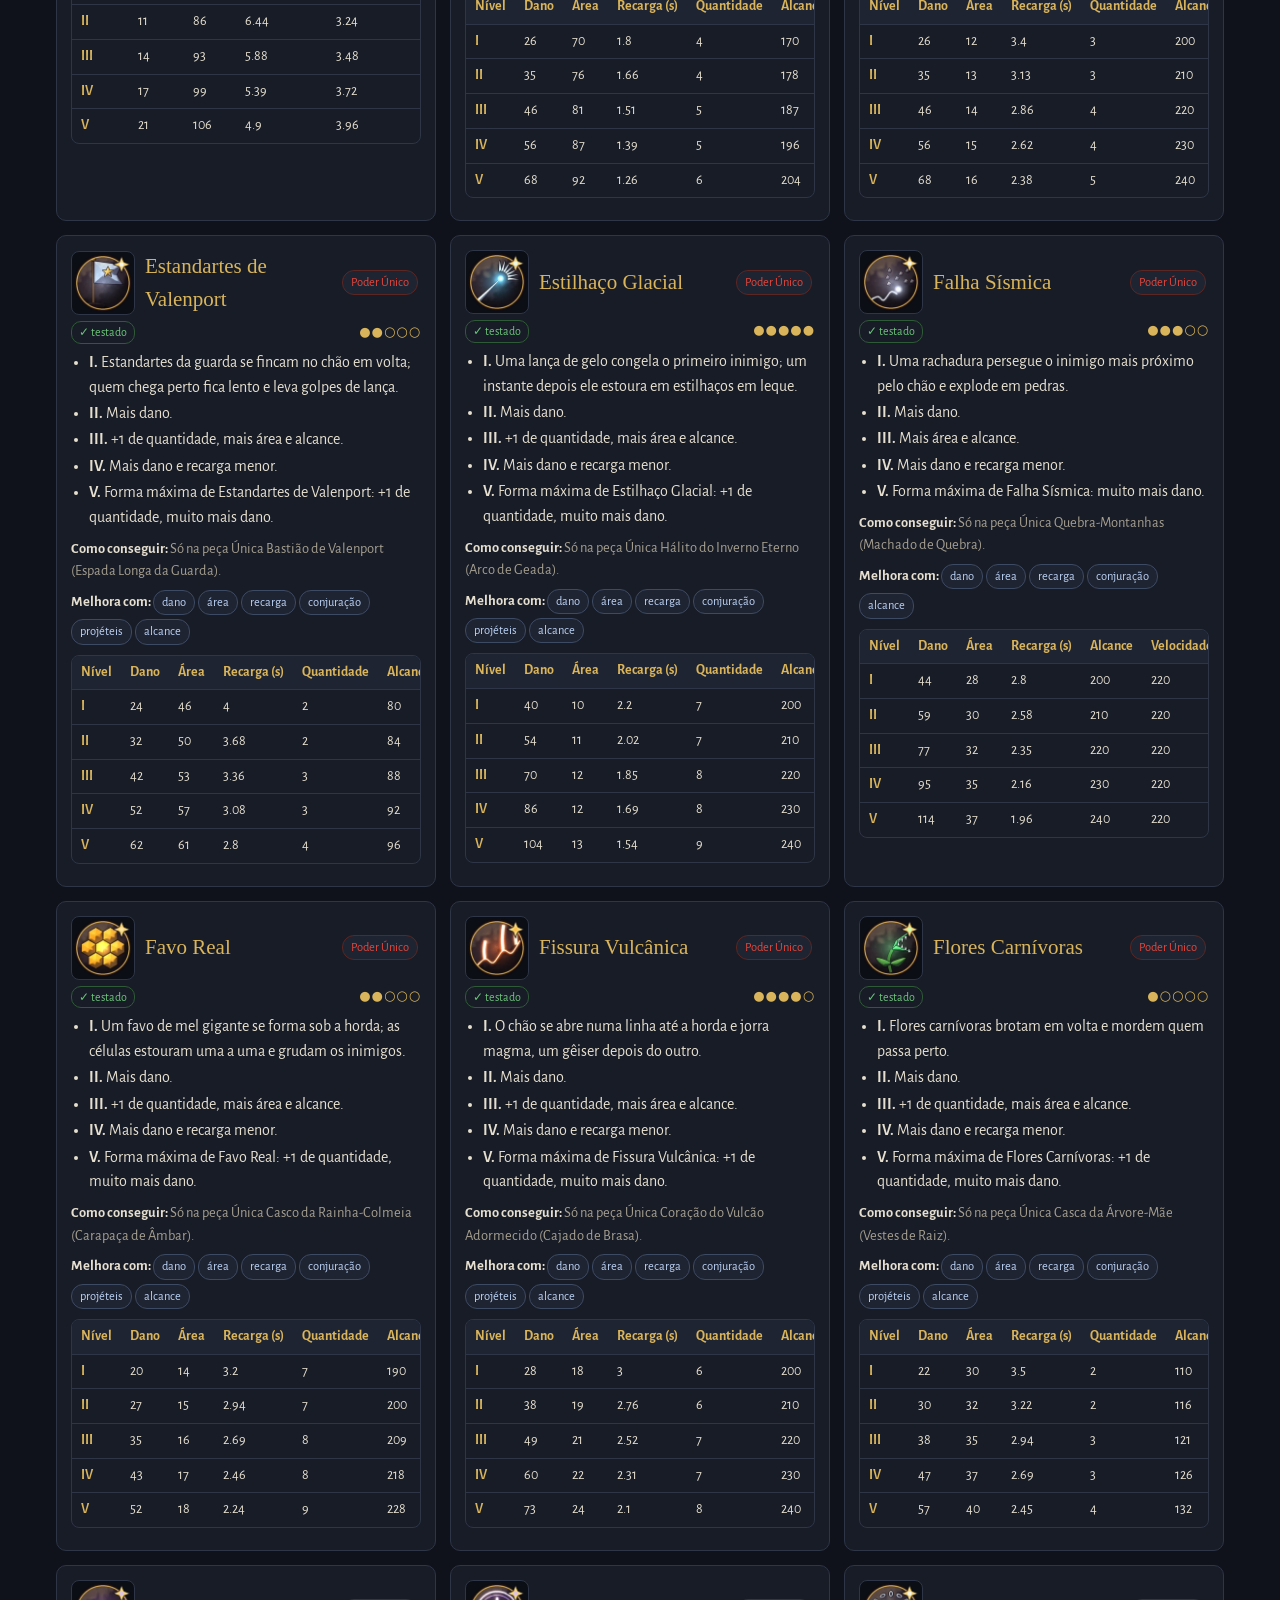
<file: iamtguild/wiki/index.html>
<!doctype html>
<html lang="pt-BR"><head><meta charset="utf-8"><meta name="viewport" content="width=device-width, initial-scale=1">
<title>Wiki · iamT Guild</title>
<link rel="preconnect" href="https://fonts.googleapis.com"><link rel="preconnect" href="https://fonts.gstatic.com" crossorigin>
<link href="https://fonts.googleapis.com/css2?family=IM+Fell+English+SC&family=IM+Fell+English:ital@0;1&family=Alegreya+Sans:wght@400;700&display=swap" rel="stylesheet">
<style>
:root{--fundo:#0f121a;--painel:#171c27;--painel2:#1e2432;--linha:#2d3546;--texto:#e6dfcf;--suave:#a69f90;--ouro:#d9b45a;--ouro2:#f0d48a;
--comum:#c9c5bb;--rara:#5aa0e6;--epica:#b06ae0;--lendaria:#f0a33c;--unica:#e2463c;--ok:#6cc47a;--ruim:#e2703c}
*{box-sizing:border-box}html{scroll-behavior:smooth}
body{margin:0;background:var(--fundo);color:var(--texto);font:16px/1.55 'Alegreya Sans',system-ui,sans-serif}
a{color:var(--ouro2)}h1,h2,h3,h4{font-family:'IM Fell English SC',serif;font-weight:400;color:var(--ouro);margin:.2em 0 .4em}
.topo{position:sticky;top:0;z-index:5;background:rgba(15,18,26,.96);border-bottom:1px solid var(--linha);backdrop-filter:blur(6px)}
.topo .in{max-width:1200px;margin:0 auto;padding:10px 16px;display:flex;gap:14px;align-items:center;flex-wrap:wrap}
.topo h1{font-size:26px;margin:0;white-space:nowrap}.topo h1 small{font-family:'IM Fell English',serif;font-style:italic;color:var(--suave);font-size:14px;margin-left:6px}
#busca{flex:1;min-width:200px;background:var(--painel2);border:1px solid var(--linha);color:var(--texto);padding:9px 12px;border-radius:8px;font:inherit}
#busca:focus{outline:1px solid var(--ouro)}
nav{max-width:1200px;margin:0 auto;padding:0 16px 8px;display:flex;gap:6px;overflow-x:auto;scrollbar-width:thin}
nav a{flex:none;text-decoration:none;color:var(--texto);background:var(--painel);border:1px solid var(--linha);padding:4px 10px;border-radius:20px;font-size:14px}
nav a:hover{border-color:var(--ouro);color:var(--ouro2)}
main{max-width:1200px;margin:0 auto;padding:10px 16px 60px}
section{margin:28px 0;scroll-margin-top:110px}section>h2{font-size:30px;border-bottom:1px solid var(--linha);padding-bottom:4px}
.cards{display:grid;grid-template-columns:repeat(auto-fill,minmax(330px,1fr));gap:14px}
.card{background:var(--painel);border:1px solid var(--linha);border-radius:10px;padding:14px;min-width:0}
.card header{display:flex;flex-wrap:wrap;gap:6px;align-items:center;margin-bottom:6px}.card h3{font-size:21px;margin:0 6px 0 0;flex-basis:100%}
.card p{margin:.35em 0}.card.unico{border-color:#4a2a2a}.lenda{font-family:'IM Fell English',serif;font-style:italic;color:var(--suave)}
.chip{display:inline-block;font-size:12.5px;padding:2px 8px;border-radius:12px;background:var(--painel2);border:1px solid var(--linha);margin:2px 3px 2px 0}
.chip.atr{border-color:#3d4a63;color:#bcd2f5}.chip.lend{border-color:#6a4b1c;color:var(--lendaria)}
.cat-comum{color:var(--comum)}.cat-fusao{color:var(--lendaria);border-color:#6a4b1c}.cat-peca{color:var(--epica);border-color:#4f3266}.cat-unico{color:var(--unica);border-color:#5c2622}.cat-passivo{color:var(--ouro2)}
.teste{font-size:12px;padding:1px 7px;border-radius:10px}.teste.ok{color:var(--ok);border:1px solid #2f5a37}.teste.ruim{color:var(--ruim);border:1px solid #6a3a22}
.forca{color:var(--ouro);letter-spacing:1px;font-size:13px;margin-left:auto}
.niveis{margin:.2em 0 .5em;padding-left:18px;color:var(--texto)}.niveis li{margin:.1em 0}
.como,.melhora,.fus{font-size:14.5px;color:var(--suave)}.como b,.melhora b,.fus b{color:var(--texto)}
.tab{overflow-x:auto;margin:.5em 0;border:1px solid var(--linha);border-radius:8px}
table{border-collapse:collapse;width:100%;font-size:14px}th,td{padding:6px 9px;border-bottom:1px solid var(--linha);text-align:left;vertical-align:top}
th{background:var(--painel2);color:var(--ouro);font-weight:700;white-space:nowrap}tr:last-child td{border-bottom:none}td.nv{color:var(--ouro);font-weight:700}
td small{color:var(--suave)}
.grade3{display:grid;grid-template-columns:repeat(auto-fill,minmax(260px,1fr));gap:12px}
.dica,.bloco{background:var(--painel);border:1px solid var(--linha);border-radius:10px;padding:12px 14px;margin:10px 0}
.dica h4,.bloco h4{font-size:20px;margin:0 0 4px}.dica p{margin:0}
.lista{padding-left:18px;margin:.3em 0}.lista li{margin:.25em 0}.peca{color:var(--suave);font-size:13.5px}.ouro{color:var(--ouro2)}
.r0{color:var(--comum)}.r1{color:var(--rara)}.r2{color:var(--epica)}.r3{color:var(--lendaria)}.r4{color:var(--unica)}
.oculto{display:none!important}#nada{display:none;color:var(--suave);font-style:italic}
img.ico{flex:none;border-radius:8px;background:#0b0e14;border:1px solid var(--linha);object-fit:contain}
.card header img.ico{margin-right:4px}.card header h3{flex-basis:auto;flex:1;min-width:150px}
.ico-atributo{border:none!important;background:none!important}
.com-ico{display:flex;gap:10px;align-items:center}td.com-ico{min-width:220px}
.sem-marca{list-style:none;padding-left:0}.sem-marca li{margin:.45em 0}
.receita{display:flex;flex-wrap:wrap;gap:6px;align-items:center}
.classe .par{display:flex;gap:8px;margin-bottom:6px}.classe img.ico{border-radius:50%}
footer{color:var(--suave);text-align:center;font-size:13px;padding:20px}
@media (max-width:560px){.cards{grid-template-columns:1fr}.topo h1 small{display:none}section>h2{font-size:25px}}
</style></head><body>
<div class="topo"><div class="in"><h1>iamT Guild · Wiki<small>versão 0.24.0</small></h1>
<input id="busca" type="search" placeholder="Procurar poder, peça, rúnica, atributo..." autocomplete="off"></div><nav><a href='#inicio'>Como funciona</a><a href='#atributos'>Atributos</a><a href='#herois'>Classes</a><a href='#comum'>Poderes das cartas</a><a href='#fusao'>Fusões</a><a href='#peca'>Poderes de peça (exclusivos)</a><a href='#unico'>Poderes Únicos</a><a href='#passivos'>Passivos</a><a href='#runicas'>Rúnicas</a><a href='#equipamentos'>Equipamentos</a><a href='#raridades'>Raridades</a><a href='#unicos'>Peças Únicas</a><a href='#cartas'>Cartas de atributo</a><a href='#combinacoes'>Combinações</a></nav></div>
<main><p id="nada">Nada encontrado.</p><section id='inicio'><h2>Como funciona</h2>
<p>Na Fenda você junta <b>poderes</b> (cartas ao subir de nível), e o seu herói fica mais forte pelos <b>atributos</b> (vida, dano, recarga...),
que vêm da classe, das <b>peças</b> vestidas, das cartas e dos efeitos. Esta wiki é gerada direto dos dados do jogo (versão 0.24.0).</p>
<div class="grade3">
<div class="dica"><h4>Limite de poderes</h4><p>Cabem <b>6 poderes das cartas</b>. Os poderes de peça (exclusivos), os Únicos e as rúnicas <b>não contam</b> nesse limite.</p></div>
<div class="dica"><h4>Fusões</h4><p>Dois poderes no nível <b>V</b> podem virar uma <b>fusão</b> (a carta aparece sozinha). A fusão libera o espaço de um deles.</p></div>
<div class="dica"><h4>Peças</h4><p>Raridades: Comum, Rara, Épica, Lendária, Única. Quanto mais rara, maiores os bônus, mais afixos e mais chance de vir com poder e passivo.</p></div>
<div class="dica"><h4>Únicos</h4><p>A peça <b>Única</b> (vermelha) traz um Poder Único (mecânica própria) e uma <b>rúnica</b>. Só cai na Fenda de rank A para cima.</p></div>
<div class="dica"><h4>Passivos e rúnicas</h4><p>Efeitos que reagem ao que acontece: levar golpe, matar, cair, vida baixa... O dano deles acompanha o seu dano e a força da Fenda.</p></div>
<div class="dica"><h4>Proteção</h4><p>Nenhum golpe tira mais que <b>metade da sua vida máxima</b> de uma vez. Criatura atordoada (congelada) não fere quem encosta.</p></div>
</div></section><section id='atributos'><h2>Atributos</h2><p>Os valores de um herói novo, sem peças. Bônus em % multiplicam; os outros somam.</p><div class='tab'><table><tr><th>Atributo</th><th>Base</th><th>O que faz</th><th>Melhora</th></tr><tr data-busca='vida vida'><td class='com-ico'><img class="ico ico-atributo" src="img/atributo/vida.webp" alt="" loading="lazy" width="32" height="32"><b>Vida</b></td><td>100</td><td>Quanto de dano você aguenta antes de cair.</td><td>—</td></tr><tr data-busca='velocidade velocidade'><td class='com-ico'><img class="ico ico-atributo" src="img/atributo/velocidade.webp" alt="" loading="lazy" width="32" height="32"><b>Velocidade</b></td><td>80</td><td>Quão rápido o herói anda.</td><td>—</td></tr><tr data-busca='dano dano'><td class='com-ico'><img class="ico ico-atributo" src="img/atributo/dano.webp" alt="" loading="lazy" width="32" height="32"><b>Dano</b></td><td>10</td><td>Força de TODOS os golpes: da arma e dos poderes (um poder faz o dano dele x seu dano ÷ 10). Explosões de passivos e rúnicas também usam o seu dano.</td><td>98 poderes</td></tr><tr data-busca='recarga cooldown'><td class='com-ico'><img class="ico ico-atributo" src="img/atributo/cooldown.webp" alt="" loading="lazy" width="32" height="32"><b>Recarga</b></td><td>1</td><td>Recarga: quanto menor, mais vezes os poderes disparam. Nunca cai abaixo de 40% do tempo normal do poder.</td><td>98 poderes</td></tr><tr data-busca='alcance alcance'><td class='com-ico'><img class="ico ico-atributo" src="img/atributo/alcance.webp" alt="" loading="lazy" width="32" height="32"><b>Alcance</b></td><td>120</td><td>Até onde a arma alcança e quão longe os poderes que miram procuram alvos.</td><td>78 poderes</td></tr><tr data-busca='área area'><td class='com-ico'><img class="ico ico-atributo" src="img/atributo/area.webp" alt="" loading="lazy" width="32" height="32"><b>Área</b></td><td>1</td><td>Tamanho das explosões, auras, ondas e de quase tudo que fere em círculo.</td><td>94 poderes</td></tr><tr data-busca='sorte sorte'><td class='com-ico'><img class="ico ico-atributo" src="img/atributo/sorte.webp" alt="" loading="lazy" width="32" height="32"><b>Sorte</b></td><td>0</td><td>Mais chance de GOLPE CRÍTICO, de peças melhores e de saque.</td><td>—</td></tr><tr data-busca='armadura armadura'><td class='com-ico'><img class="ico ico-atributo" src="img/atributo/armadura.webp" alt="" loading="lazy" width="32" height="32"><b>Armadura</b></td><td>0</td><td>Desconta um valor fixo de cada golpe que você leva (uma parte do golpe sempre passa).</td><td>—</td></tr><tr data-busca='conjuração conjuracao'><td class='com-ico'><img class="ico ico-atributo" src="img/atributo/conjuracao.webp" alt="" loading="lazy" width="32" height="32"><b>Conjuração</b></td><td>0</td><td>Chance de cada poder disparar DE NOVO na hora (100% = sempre dobra).</td><td>98 poderes</td></tr><tr data-busca='projéteis projeteis'><td class='com-ico'><img class="ico ico-atributo" src="img/atributo/projeteis.webp" alt="" loading="lazy" width="32" height="32"><b>Projéteis</b></td><td>1</td><td>Objetos extras em cada poder (meteoros, flechas, lâminas...). Até +3 por poder.</td><td>65 poderes</td></tr><tr data-busca='regeneração regeneracao'><td class='com-ico'><img class="ico ico-atributo" src="img/atributo/regeneracao.webp" alt="" loading="lazy" width="32" height="32"><b>Regeneração</b></td><td>0</td><td>Vida que volta sozinha por segundo.</td><td>—</td></tr><tr data-busca='atração de xp atracao_xp'><td class='com-ico'><img class="ico ico-atributo" src="img/atributo/atracao_xp.webp" alt="" loading="lazy" width="32" height="32"><b>Atração de xp</b></td><td>32</td><td>Distância em que as gemas de XP, moedas e itens vêm até você.</td><td>—</td></tr><tr data-busca='escudo escudo'><td class='com-ico'><img class="ico ico-atributo" src="img/atributo/escudo.webp" alt="" loading="lazy" width="32" height="32"><b>Escudo</b></td><td>0</td><td>Cargas que bloqueiam um golpe inteiro cada; voltam com o tempo.</td><td>—</td></tr><tr data-busca='cura por nível cura'><td class='com-ico'><img class="ico ico-atributo" src="img/atributo/cura.webp" alt="" loading="lazy" width="32" height="32"><b>Cura por nível</b></td><td>0</td><td>Vida que você recupera a cada nível que sobe na Fenda.</td><td>—</td></tr></table></div></section><section id='herois'><h2>Classes</h2><p>Cada classe tem um bônus próprio (homem ou mulher, o bônus é o mesmo).</p><div class='grade3'><div class='dica classe'><div class='par'><img class="ico ico-heroi" src="img/heroi/arqueira.webp" alt="" loading="lazy" width="72" height="72"><img class="ico ico-heroi" src="img/heroi/arqueiro.webp" alt="" loading="lazy" width="72" height="72"></div><h4>Arqueiro</h4><p>-10% recarga</p></div><div class='dica classe'><div class='par'><img class="ico ico-heroi" src="img/heroi/guerreira.webp" alt="" loading="lazy" width="72" height="72"><img class="ico ico-heroi" src="img/heroi/guerreiro.webp" alt="" loading="lazy" width="72" height="72"></div><h4>Guerreiro</h4><p>+2 armadura</p></div><div class='dica classe'><div class='par'><img class="ico ico-heroi" src="img/heroi/maga.webp" alt="" loading="lazy" width="72" height="72"><img class="ico ico-heroi" src="img/heroi/mago.webp" alt="" loading="lazy" width="72" height="72"></div><h4>Mago</h4><p>+10% dano</p></div></div></section><section id='comum'><h2>Poderes das cartas</h2><p>Os poderes que aparecem nas cartas ao subir de nível. Números no nível I a V, antes dos seus atributos.</p><div class='cards'><article class="card" data-busca="aura sagrada aura_sagrada poder das cartas aura dano área recarga conjuração" data-cat="comum">
<header><img class="ico ico-poder" src="img/poder/aura_sagrada.webp" alt="" loading="lazy" width="64" height="64"><h3>Aura Sagrada</h3><span class="chip cat-comum">Poder das cartas</span><span class="teste ok" title="nível 5: 51.90 criaturas/s (1496 de dano/s)">✓ testado</span><span class='forca' title='Força medida no nível V contra a horda (1 a 5, comparado com os da mesma categoria)'>●●●○○</span></header>
<ul class="niveis"><li><b>I.</b> Um anel de luz em volta de você fere quem chega perto.</li><li><b>II.</b> O anel cresce e queima mais rápido.</li><li><b>III.</b> Um sol em miniatura: grande, rápido e forte.</li><li><b>IV.</b> Aura Sagrada ainda mais forte: mais dano e área, e recarga menor.</li><li><b>V.</b> Forma máxima de Aura Sagrada: o auge do poder, com tudo no limite.</li></ul>
<p class="como"><b>Como conseguir:</b> Aparece nas cartas ao subir de nível na Fenda. Também vem sempre nestas peças (Rara ou melhor): Martelo de Vitral.</p>
<p class="melhora"><b>Melhora com:</b> <span class="chip atr">dano</span><span class="chip atr">área</span><span class="chip atr">recarga</span><span class="chip atr">conjuração</span></p><p class='fus'>Entra na fusão: <b>Sol Interior</b> (+ Fogo-Fátuo)</p>
<div class='tab'><table><tr><th>Nível</th><th>Dano</th><th>Área</th><th>Recarga (s)</th></tr><tr><td class='nv'>I</td><td>6</td><td>30</td><td>0.5</td></tr><tr><td class='nv'>II</td><td>9</td><td>38</td><td>0.45</td></tr><tr><td class='nv'>III</td><td>13</td><td>48</td><td>0.4</td></tr><tr><td class='nv'>IV</td><td>17</td><td>57</td><td>0.36</td></tr><tr><td class='nv'>V</td><td>21</td><td>65</td><td>0.33</td></tr></table></div>
</article><article class="card" data-busca="chicote de sangue chicote_de_sangue poder das cartas chicote dano área recarga conjuração projéteis" data-cat="comum">
<header><img class="ico ico-poder" src="img/poder/chicote_de_sangue.webp" alt="" loading="lazy" width="64" height="64"><h3>Chicote de Sangue</h3><span class="chip cat-comum">Poder das cartas</span><span class="teste ok" title="nível 5: 69.71 criaturas/s (2010 de dano/s)">✓ testado</span><span class='forca' title='Força medida no nível V contra a horda (1 a 5, comparado com os da mesma categoria)'>●●●●○</span></header>
<ul class="niveis"><li><b>I.</b> Um chicote de sangue corta em arco na sua frente.</li><li><b>II.</b> Corta na frente e atrás.</li><li><b>III.</b> Cortes mais fortes e mais largos.</li><li><b>IV.</b> Três cortes seguidos, cada vez mais rápidos.</li><li><b>V.</b> Quatro cortes: um redemoinho de sangue em volta de você.</li></ul>
<p class="como"><b>Como conseguir:</b> Aparece nas cartas ao subir de nível na Fenda. Também vem sempre nestas peças (Rara ou melhor): Lâmina Carmesim.</p>
<p class="melhora"><b>Melhora com:</b> <span class="chip atr">dano</span><span class="chip atr">área</span><span class="chip atr">recarga</span><span class="chip atr">conjuração</span><span class="chip atr">projéteis</span></p><p class='fus'>Entra na fusão: <b>Maré Carmesim</b> (+ Poça Profana)</p>
<div class='tab'><table><tr><th>Nível</th><th>Dano</th><th>Área</th><th>Recarga (s)</th><th>Quantidade</th></tr><tr><td class='nv'>I</td><td>18</td><td>34</td><td>1.3</td><td>1</td></tr><tr><td class='nv'>II</td><td>26</td><td>38</td><td>1.15</td><td>2</td></tr><tr><td class='nv'>III</td><td>36</td><td>42</td><td>1</td><td>2</td></tr><tr><td class='nv'>IV</td><td>48</td><td>47</td><td>0.9</td><td>3</td></tr><tr><td class='nv'>V</td><td>62</td><td>52</td><td>0.8</td><td>4</td></tr></table></div>
</article><article class="card" data-busca="chuva de flechas chuva_de_flechas poder das cartas chuva dano área recarga conjuração projéteis alcance" data-cat="comum">
<header><img class="ico ico-poder" src="img/poder/chuva_de_flechas.webp" alt="" loading="lazy" width="64" height="64"><h3>Chuva de Flechas</h3><span class="chip cat-comum">Poder das cartas</span><span class="teste ok" title="nível 5: 4.15 criaturas/s (120 de dano/s)">✓ testado</span><span class='forca' title='Força medida no nível V contra a horda (1 a 5, comparado com os da mesma categoria)'>●○○○○</span></header>
<ul class="niveis"><li><b>I.</b> Flechas caem sobre um grupo de inimigos.</li><li><b>II.</b> Mais flechas numa área maior.</li><li><b>III.</b> Uma tempestade de 12 flechas.</li><li><b>IV.</b> Chuva de Flechas ainda mais forte: mais dano e área, e recarga menor.</li><li><b>V.</b> Forma máxima de Chuva de Flechas: o auge do poder, com tudo no limite.</li></ul>
<p class="como"><b>Como conseguir:</b> Aparece nas cartas ao subir de nível na Fenda. Também vem sempre nestas peças (Rara ou melhor): Arco de Geada, Arco de Âmbar.</p>
<p class="melhora"><b>Melhora com:</b> <span class="chip atr">dano</span><span class="chip atr">área</span><span class="chip atr">recarga</span><span class="chip atr">conjuração</span><span class="chip atr">projéteis</span><span class="chip atr">alcance</span></p><p class='fus'>Entra na fusão: <b>Campo de Lanças</b> (+ Espinhos da Terra)</p>
<div class='tab'><table><tr><th>Nível</th><th>Dano</th><th>Área</th><th>Recarga (s)</th><th>Quantidade</th><th>Alcance</th></tr><tr><td class='nv'>I</td><td>9</td><td>30</td><td>3.2</td><td>6</td><td>160</td></tr><tr><td class='nv'>II</td><td>12</td><td>36</td><td>2.8</td><td>9</td><td>180</td></tr><tr><td class='nv'>III</td><td>16</td><td>42</td><td>2.4</td><td>12</td><td>200</td></tr><tr><td class='nv'>IV</td><td>20</td><td>47</td><td>2.08</td><td>13</td><td>218</td></tr><tr><td class='nv'>V</td><td>24</td><td>52</td><td>1.82</td><td>14</td><td>234</td></tr></table></div>
</article><article class="card" data-busca="corrente elétrica corrente_eletrica poder das cartas corrente dano área recarga conjuração projéteis alcance" data-cat="comum">
<header><img class="ico ico-poder" src="img/poder/corrente_eletrica.webp" alt="" loading="lazy" width="64" height="64"><h3>Corrente Elétrica</h3><span class="chip cat-comum">Poder das cartas</span><span class="teste ok" title="nível 5: 21.61 criaturas/s (623 de dano/s)">✓ testado</span><span class='forca' title='Força medida no nível V contra a horda (1 a 5, comparado com os da mesma categoria)'>●○○○○</span></header>
<ul class="niveis"><li><b>I.</b> Um raio salta entre 3 inimigos.</li><li><b>II.</b> O raio salta entre 5 inimigos.</li><li><b>III.</b> O raio salta entre 7 inimigos, mais rápido.</li><li><b>IV.</b> Corrente Elétrica ainda mais forte: mais dano e área, e recarga menor.</li><li><b>V.</b> Forma máxima de Corrente Elétrica: o auge do poder, com tudo no limite.</li></ul>
<p class="como"><b>Como conseguir:</b> Aparece nas cartas ao subir de nível na Fenda. Também vem sempre nestas peças (Rara ou melhor): Cetro de Tempestade.</p>
<p class="melhora"><b>Melhora com:</b> <span class="chip atr">dano</span><span class="chip atr">área</span><span class="chip atr">recarga</span><span class="chip atr">conjuração</span><span class="chip atr">projéteis</span><span class="chip atr">alcance</span></p><p class='fus'>Entra na fusão: <b>Tempestade da Fenda</b> (+ Raio da Fenda)</p>
<div class='tab'><table><tr><th>Nível</th><th>Dano</th><th>Área</th><th>Recarga (s)</th><th>Quantidade</th><th>Alcance</th></tr><tr><td class='nv'>I</td><td>14</td><td>60</td><td>1.6</td><td>3</td><td>130</td></tr><tr><td class='nv'>II</td><td>19</td><td>66</td><td>1.4</td><td>5</td><td>140</td></tr><tr><td class='nv'>III</td><td>25</td><td>72</td><td>1.2</td><td>7</td><td>150</td></tr><tr><td class='nv'>IV</td><td>30</td><td>77</td><td>1.04</td><td>8</td><td>159</td></tr><tr><td class='nv'>V</td><td>34</td><td>82</td><td>0.91</td><td>9</td><td>167</td></tr></table></div>
</article><article class="card" data-busca="cruz sagrada cruz_sagrada poder das cartas cruz dano área recarga conjuração projéteis alcance" data-cat="comum">
<header><img class="ico ico-poder" src="img/poder/cruz_sagrada.webp" alt="" loading="lazy" width="64" height="64"><h3>Cruz Sagrada</h3><span class="chip cat-comum">Poder das cartas</span><span class="teste ok" title="nível 5: 86.00 criaturas/s (2479 de dano/s)">✓ testado</span><span class='forca' title='Força medida no nível V contra a horda (1 a 5, comparado com os da mesma categoria)'>●●●●●</span></header>
<ul class="niveis"><li><b>I.</b> Um totem-cruz macabro cai do alto, crava no chão e abre rachaduras em cruz.</li><li><b>II.</b> Cruz mais pesada: rachaduras mais longas.</li><li><b>III.</b> Duas cruzes caem de uma vez.</li><li><b>IV.</b> Rachaduras mais largas e mais fortes.</li><li><b>V.</b> Chuva de relíquias: cruzes enormes e rápidas.</li></ul>
<p class="como"><b>Como conseguir:</b> Aparece nas cartas ao subir de nível na Fenda. Também vem sempre nestas peças (Rara ou melhor): Martelo Divino.</p>
<p class="melhora"><b>Melhora com:</b> <span class="chip atr">dano</span><span class="chip atr">área</span><span class="chip atr">recarga</span><span class="chip atr">conjuração</span><span class="chip atr">projéteis</span><span class="chip atr">alcance</span></p><p class='fus'>Entra na fusão: <b>Vendaval Santo</b> (+ Vendaval)</p>
<div class='tab'><table><tr><th>Nível</th><th>Dano</th><th>Área</th><th>Recarga (s)</th><th>Quantidade</th><th>Alcance</th></tr><tr><td class='nv'>I</td><td>26</td><td>6</td><td>2.6</td><td>1</td><td>110</td></tr><tr><td class='nv'>II</td><td>36</td><td>7</td><td>2.4</td><td>1</td><td>125</td></tr><tr><td class='nv'>III</td><td>48</td><td>8</td><td>2.2</td><td>2</td><td>140</td></tr><tr><td class='nv'>IV</td><td>62</td><td>9</td><td>2</td><td>2</td><td>155</td></tr><tr><td class='nv'>V</td><td>80</td><td>10</td><td>1.7</td><td>2</td><td>175</td></tr></table></div>
</article><article class="card" data-busca="enxame de morcegos enxame_de_morcegos poder das cartas enxame dano recarga conjuração projéteis" data-cat="comum">
<header><img class="ico ico-poder" src="img/poder/enxame_de_morcegos.webp" alt="" loading="lazy" width="64" height="64"><h3>Enxame de Morcegos</h3><span class="chip cat-comum">Poder das cartas</span><span class="teste ok" title="nível 5: 55.90 criaturas/s (1611 de dano/s)">✓ testado</span><span class='forca' title='Força medida no nível V contra a horda (1 a 5, comparado com os da mesma categoria)'>●●●●○</span></header>
<ul class="niveis"><li><b>I.</b> Três morcegos perseguem e mordem a horda.</li><li><b>II.</b> Quatro morcegos.</li><li><b>III.</b> Cinco morcegos, mais rápidos.</li><li><b>IV.</b> Seis morcegos que mordem mais vezes.</li><li><b>V.</b> Oito morcegos: uma nuvem viva de presas.</li></ul>
<p class="como"><b>Como conseguir:</b> Aparece nas cartas ao subir de nível na Fenda. Também vem sempre nestas peças (Rara ou melhor): Manto Carmesim.</p>
<p class="melhora"><b>Melhora com:</b> <span class="chip atr">dano</span><span class="chip atr">recarga</span><span class="chip atr">conjuração</span><span class="chip atr">projéteis</span></p><p class='fus'>Entra na fusão: <b>Revoada da Ceifa</b> (+ Foice Sombria)</p>
<div class='tab'><table><tr><th>Nível</th><th>Dano</th><th>Recarga (s)</th><th>Quantidade</th><th>Velocidade</th></tr><tr><td class='nv'>I</td><td>10</td><td>3</td><td>3</td><td>120</td></tr><tr><td class='nv'>II</td><td>14</td><td>2.8</td><td>4</td><td>130</td></tr><tr><td class='nv'>III</td><td>18</td><td>2.6</td><td>5</td><td>140</td></tr><tr><td class='nv'>IV</td><td>23</td><td>2.4</td><td>6</td><td>150</td></tr><tr><td class='nv'>V</td><td>29</td><td>2.2</td><td>8</td><td>165</td></tr></table></div>
</article><article class="card" data-busca="espinhos da terra espinhos_da_terra poder das cartas espinhos dano área recarga conjuração projéteis" data-cat="comum">
<header><img class="ico ico-poder" src="img/poder/espinhos_da_terra.webp" alt="" loading="lazy" width="64" height="64"><h3>Espinhos da Terra</h3><span class="chip cat-comum">Poder das cartas</span><span class="teste ok" title="nível 5: 9.03 criaturas/s (260 de dano/s)">✓ testado</span><span class='forca' title='Força medida no nível V contra a horda (1 a 5, comparado com os da mesma categoria)'>●○○○○</span></header>
<ul class="niveis"><li><b>I.</b> Uma fileira de espinhos de pedra brota em direção ao inimigo mais próximo.</li><li><b>II.</b> Fileira mais longa e mais forte.</li><li><b>III.</b> Espinhos enormes que rasgam tudo no caminho.</li><li><b>IV.</b> Espinhos da Terra ainda mais forte: mais dano e área, e recarga menor.</li><li><b>V.</b> Forma máxima de Espinhos da Terra: o auge do poder, com tudo no limite.</li></ul>
<p class="como"><b>Como conseguir:</b> Aparece nas cartas ao subir de nível na Fenda.</p>
<p class="melhora"><b>Melhora com:</b> <span class="chip atr">dano</span><span class="chip atr">área</span><span class="chip atr">recarga</span><span class="chip atr">conjuração</span><span class="chip atr">projéteis</span></p><p class='fus'>Entra na fusão: <b>Campo de Lanças</b> (+ Chuva de Flechas)</p>
<div class='tab'><table><tr><th>Nível</th><th>Dano</th><th>Área</th><th>Recarga (s)</th><th>Quantidade</th></tr><tr><td class='nv'>I</td><td>16</td><td>10</td><td>2.2</td><td>5</td></tr><tr><td class='nv'>II</td><td>22</td><td>11</td><td>2</td><td>7</td></tr><tr><td class='nv'>III</td><td>30</td><td>12</td><td>1.8</td><td>9</td></tr><tr><td class='nv'>IV</td><td>37</td><td>13</td><td>1.64</td><td>10</td></tr><tr><td class='nv'>V</td><td>43</td><td>14</td><td>1.51</td><td>11</td></tr></table></div>
</article><article class="card" data-busca="fogo-fátuo fogo_fatuo poder das cartas fatuo dano área recarga conjuração projéteis" data-cat="comum">
<header><img class="ico ico-poder" src="img/poder/fogo_fatuo.webp" alt="" loading="lazy" width="64" height="64"><h3>Fogo-Fátuo</h3><span class="chip cat-comum">Poder das cartas</span><span class="teste ok" title="nível 5: 78.40 criaturas/s (2260 de dano/s)">✓ testado</span><span class='forca' title='Força medida no nível V contra a horda (1 a 5, comparado com os da mesma categoria)'>●●●●○</span></header>
<ul class="niveis"><li><b>I.</b> 2 espíritos ciano caçam inimigos e explodem.</li><li><b>II.</b> 3 espíritos, explosões maiores.</li><li><b>III.</b> 4 espíritos que voltam rápido.</li><li><b>IV.</b> Fogo-Fátuo ainda mais forte: mais dano e área, e recarga menor.</li><li><b>V.</b> Forma máxima de Fogo-Fátuo: o auge do poder, com tudo no limite.</li></ul>
<p class="como"><b>Como conseguir:</b> Aparece nas cartas ao subir de nível na Fenda. Também vem sempre nestas peças (Rara ou melhor): Cajado do Arquivista.</p>
<p class="melhora"><b>Melhora com:</b> <span class="chip atr">dano</span><span class="chip atr">área</span><span class="chip atr">recarga</span><span class="chip atr">conjuração</span><span class="chip atr">projéteis</span></p><p class='fus'>Entra na fusão: <b>Sol Interior</b> (+ Aura Sagrada)</p>
<div class='tab'><table><tr><th>Nível</th><th>Dano</th><th>Área</th><th>Recarga (s)</th><th>Quantidade</th><th>Velocidade</th></tr><tr><td class='nv'>I</td><td>18</td><td>12</td><td>2.4</td><td>2</td><td>90</td></tr><tr><td class='nv'>II</td><td>24</td><td>14</td><td>2.1</td><td>3</td><td>100</td></tr><tr><td class='nv'>III</td><td>32</td><td>16</td><td>1.8</td><td>4</td><td>110</td></tr><tr><td class='nv'>IV</td><td>39</td><td>18</td><td>1.56</td><td>5</td><td>119</td></tr><tr><td class='nv'>V</td><td>45</td><td>20</td><td>1.37</td><td>6</td><td>127</td></tr></table></div>
</article><article class="card" data-busca="foice sombria foice_sombria poder das cartas foice dano área recarga conjuração projéteis alcance" data-cat="comum">
<header><img class="ico ico-poder" src="img/poder/foice_sombria.webp" alt="" loading="lazy" width="64" height="64"><h3>Foice Sombria</h3><span class="chip cat-comum">Poder das cartas</span><span class="teste ok" title="nível 5: 83.18 criaturas/s (2398 de dano/s)">✓ testado</span><span class='forca' title='Força medida no nível V contra a horda (1 a 5, comparado com os da mesma categoria)'>●●●●○</span></header>
<ul class="niveis"><li><b>I.</b> Uma foice vai até longe, gira e volta atravessando a horda.</li><li><b>II.</b> Mais longe e mais rápida.</li><li><b>III.</b> Duas foices em leque.</li><li><b>IV.</b> Foices maiores e mais fortes.</li><li><b>V.</b> Três foices: nada fica de pé no caminho.</li></ul>
<p class="como"><b>Como conseguir:</b> Aparece nas cartas ao subir de nível na Fenda. Também vem sempre nestas peças (Rara ou melhor): Lâmina do Fim.</p>
<p class="melhora"><b>Melhora com:</b> <span class="chip atr">dano</span><span class="chip atr">área</span><span class="chip atr">recarga</span><span class="chip atr">conjuração</span><span class="chip atr">projéteis</span><span class="chip atr">alcance</span></p><p class='fus'>Entra na fusão: <b>Revoada da Ceifa</b> (+ Enxame de Morcegos)</p>
<div class='tab'><table><tr><th>Nível</th><th>Dano</th><th>Área</th><th>Recarga (s)</th><th>Quantidade</th><th>Alcance</th><th>Velocidade</th></tr><tr><td class='nv'>I</td><td>22</td><td>10</td><td>2.2</td><td>1</td><td>130</td><td>150</td></tr><tr><td class='nv'>II</td><td>30</td><td>11</td><td>2</td><td>1</td><td>145</td><td>165</td></tr><tr><td class='nv'>III</td><td>40</td><td>12</td><td>1.8</td><td>2</td><td>160</td><td>180</td></tr><tr><td class='nv'>IV</td><td>52</td><td>13</td><td>1.6</td><td>2</td><td>175</td><td>195</td></tr><tr><td class='nv'>V</td><td>66</td><td>15</td><td>1.4</td><td>3</td><td>190</td><td>210</td></tr></table></div>
</article><article class="card" data-busca="lâminas giratórias laminas_giratorias poder das cartas orbita dano área recarga conjuração projéteis" data-cat="comum">
<header><img class="ico ico-poder" src="img/poder/laminas_giratorias.webp" alt="" loading="lazy" width="64" height="64"><h3>Lâminas Giratórias</h3><span class="chip cat-comum">Poder das cartas</span><span class="teste ok" title="nível 5: 55.36 criaturas/s (1596 de dano/s)">✓ testado</span><span class='forca' title='Força medida no nível V contra a horda (1 a 5, comparado com os da mesma categoria)'>●●●○○</span></header>
<ul class="niveis"><li><b>I.</b> 2 lâminas de aço giram rente ao seu corpo e empurram.</li><li><b>II.</b> 3 lâminas, mais rápidas e afiadas.</li><li><b>III.</b> 4 lâminas: um moedor de horda.</li><li><b>IV.</b> Lâminas Giratórias ainda mais forte: mais dano e área, e recarga menor.</li><li><b>V.</b> Forma máxima de Lâminas Giratórias: o auge do poder, com tudo no limite.</li></ul>
<p class="como"><b>Como conseguir:</b> Aparece nas cartas ao subir de nível na Fenda. Também vem sempre nestas peças (Rara ou melhor): Machado Duplo.</p>
<p class="melhora"><b>Melhora com:</b> <span class="chip atr">dano</span><span class="chip atr">área</span><span class="chip atr">recarga</span><span class="chip atr">conjuração</span><span class="chip atr">projéteis</span></p><p class='fus'>Entra na fusão: <b>Ciclone de Aço Ardente</b> (+ Roda de Fogo)</p>
<div class='tab'><table><tr><th>Nível</th><th>Dano</th><th>Área</th><th>Recarga (s)</th><th>Quantidade</th><th>Empurrão</th><th>Velocidade</th></tr><tr><td class='nv'>I</td><td>12</td><td>20</td><td>0.4</td><td>2</td><td>1</td><td>5.2</td></tr><tr><td class='nv'>II</td><td>17</td><td>23</td><td>0.35</td><td>3</td><td>1</td><td>5.8</td></tr><tr><td class='nv'>III</td><td>23</td><td>26</td><td>0.3</td><td>4</td><td>1</td><td>6.4</td></tr><tr><td class='nv'>IV</td><td>28</td><td>29</td><td>0.26</td><td>5</td><td>1</td><td>6.94</td></tr><tr><td class='nv'>V</td><td>32</td><td>32</td><td>0.23</td><td>6</td><td>1</td><td>7.43</td></tr></table></div>
</article><article class="card" data-busca="martelo celeste martelo_celeste poder das cartas martelo dano área recarga conjuração alcance" data-cat="comum">
<header><img class="ico ico-poder" src="img/poder/martelo_celeste.webp" alt="" loading="lazy" width="64" height="64"><h3>Martelo Celeste</h3><span class="chip cat-comum">Poder das cartas</span><span class="teste ok" title="nível 5: 49.41 criaturas/s (1424 de dano/s) · atordoa">✓ testado</span><span class='forca' title='Força medida no nível V contra a horda (1 a 5, comparado com os da mesma categoria)'>●●○○○</span></header>
<ul class="niveis"><li><b>I.</b> Um martelo espectral esmaga o inimigo mais forte por perto e atordoa.</li><li><b>II.</b> Martelo maior, onda de choque mais larga.</li><li><b>III.</b> Um martelo de deus: esmaga e paralisa um grupo inteiro.</li><li><b>IV.</b> Martelo Celeste ainda mais forte: mais dano e área, e recarga menor.</li><li><b>V.</b> Forma máxima de Martelo Celeste: o auge do poder, com tudo no limite.</li></ul>
<p class="como"><b>Como conseguir:</b> Aparece nas cartas ao subir de nível na Fenda. Também vem sempre nestas peças (Rara ou melhor): Martelo de Guerra.</p>
<p class="melhora"><b>Melhora com:</b> <span class="chip atr">dano</span><span class="chip atr">área</span><span class="chip atr">recarga</span><span class="chip atr">conjuração</span><span class="chip atr">alcance</span></p><p class='fus'>Entra na fusão: <b>Juízo Final</b> (+ Meteoro)</p>
<div class='tab'><table><tr><th>Nível</th><th>Dano</th><th>Área</th><th>Recarga (s)</th><th>Alcance</th><th>Congela (s)</th></tr><tr><td class='nv'>I</td><td>40</td><td>36</td><td>3.2</td><td>150</td><td>0.5</td></tr><tr><td class='nv'>II</td><td>60</td><td>46</td><td>2.8</td><td>170</td><td>0.7</td></tr><tr><td class='nv'>III</td><td>85</td><td>56</td><td>2.4</td><td>190</td><td>0.9</td></tr><tr><td class='nv'>IV</td><td>108</td><td>65</td><td>2.08</td><td>208</td><td>1.08</td></tr><tr><td class='nv'>V</td><td>129</td><td>73</td><td>1.82</td><td>224</td><td>1.24</td></tr></table></div>
</article><article class="card" data-busca="meteoro meteoro poder das cartas meteoro dano área recarga conjuração projéteis alcance" data-cat="comum">
<header><img class="ico ico-poder" src="img/poder/meteoro.webp" alt="" loading="lazy" width="64" height="64"><h3>Meteoro</h3><span class="chip cat-comum">Poder das cartas</span><span class="teste ok" title="nível 5: 174.25 criaturas/s (5023 de dano/s)">✓ testado</span><span class='forca' title='Força medida no nível V contra a horda (1 a 5, comparado com os da mesma categoria)'>●●●●●</span></header>
<ul class="niveis"><li><b>I.</b> Uma rocha em brasa cai sobre o maior grupo de inimigos.</li><li><b>II.</b> Caem 2 meteoros, maiores e mais fortes.</li><li><b>III.</b> Uma chuva de 3 meteoros que deixa o chão em brasa.</li><li><b>IV.</b> Meteoro ainda mais forte: mais dano e área, e recarga menor.</li><li><b>V.</b> Forma máxima de Meteoro: o auge do poder, com tudo no limite.</li></ul>
<p class="como"><b>Como conseguir:</b> Aparece nas cartas ao subir de nível na Fenda. Também vem sempre nestas peças (Rara ou melhor): Cajado de Brasa.</p>
<p class="melhora"><b>Melhora com:</b> <span class="chip atr">dano</span><span class="chip atr">área</span><span class="chip atr">recarga</span><span class="chip atr">conjuração</span><span class="chip atr">projéteis</span><span class="chip atr">alcance</span></p><p class='fus'>Entra na fusão: <b>Juízo Final</b> (+ Martelo Celeste)</p>
<div class='tab'><table><tr><th>Nível</th><th>Dano</th><th>Área</th><th>Recarga (s)</th><th>Quantidade</th><th>Alcance</th></tr><tr><td class='nv'>I</td><td>34</td><td>22</td><td>2.8</td><td>1</td><td>170</td></tr><tr><td class='nv'>II</td><td>50</td><td>28</td><td>2.4</td><td>2</td><td>190</td></tr><tr><td class='nv'>III</td><td>72</td><td>36</td><td>2</td><td>3</td><td>210</td></tr><tr><td class='nv'>IV</td><td>92</td><td>43</td><td>1.68</td><td>4</td><td>228</td></tr><tr><td class='nv'>V</td><td>110</td><td>49</td><td>1.42</td><td>5</td><td>244</td></tr></table></div>
</article><article class="card" data-busca="nova de gelo nova_de_gelo poder das cartas nova dano área recarga conjuração" data-cat="comum">
<header><img class="ico ico-poder" src="img/poder/nova_de_gelo.webp" alt="" loading="lazy" width="64" height="64"><h3>Nova de Gelo</h3><span class="chip cat-comum">Poder das cartas</span><span class="teste ok" title="nível 5: 15.94 criaturas/s (459 de dano/s) · deixa lento · atordoa">✓ testado</span><span class='forca' title='Força medida no nível V contra a horda (1 a 5, comparado com os da mesma categoria)'>●○○○○</span></header>
<ul class="niveis"><li><b>I.</b> Uma onda de gelo fere e deixa os inimigos lentos.</li><li><b>II.</b> A onda vai mais longe e congela mais.</li><li><b>III.</b> Inverno: onda enorme que quase para a horda e CONGELA por um instante.</li><li><b>IV.</b> Nova de Gelo ainda mais forte: mais dano e área, recarga menor e congela por mais tempo.</li><li><b>V.</b> Forma máxima de Nova de Gelo: congela a horda inteira por quase 1 segundo.</li></ul>
<p class="como"><b>Como conseguir:</b> Aparece nas cartas ao subir de nível na Fenda. Também vem sempre nestas peças (Rara ou melhor): Varinha de Gelo.</p>
<p class="melhora"><b>Melhora com:</b> <span class="chip atr">dano</span><span class="chip atr">área</span><span class="chip atr">recarga</span><span class="chip atr">conjuração</span></p><p class='fus'>Entra na fusão: <b>Inverno Eterno</b> (+ Pulso Sombrio)</p>
<div class='tab'><table><tr><th>Nível</th><th>Dano</th><th>Área</th><th>Recarga (s)</th><th>Duração (s)</th><th>Lentidão</th><th>Congela (s)</th></tr><tr><td class='nv'>I</td><td>15</td><td>60</td><td>4</td><td>1.5</td><td>40%</td><td>0</td></tr><tr><td class='nv'>II</td><td>22</td><td>74</td><td>3.5</td><td>2</td><td>50%</td><td>0</td></tr><tr><td class='nv'>III</td><td>30</td><td>90</td><td>3</td><td>2.5</td><td>60%</td><td>0.4</td></tr><tr><td class='nv'>IV</td><td>37</td><td>104</td><td>2.6</td><td>2.95</td><td>67%</td><td>0.6</td></tr><tr><td class='nv'>V</td><td>43</td><td>117</td><td>2.28</td><td>3.36</td><td>72%</td><td>0.8</td></tr></table></div>
</article><article class="card" data-busca="poça profana poca_profana poder das cartas poca dano área recarga conjuração projéteis alcance" data-cat="comum">
<header><img class="ico ico-poder" src="img/poder/poca_profana.webp" alt="" loading="lazy" width="64" height="64"><h3>Poça Profana</h3><span class="chip cat-comum">Poder das cartas</span><span class="teste ok" title="nível 5: 54.27 criaturas/s (1564 de dano/s) · deixa lento">✓ testado</span><span class='forca' title='Força medida no nível V contra a horda (1 a 5, comparado com os da mesma categoria)'>●●●○○</span></header>
<ul class="niveis"><li><b>I.</b> Abre uma poça de sangue que queima e prende quem pisar.</li><li><b>II.</b> A poça dura mais.</li><li><b>III.</b> Duas poças de uma vez.</li><li><b>IV.</b> Poças maiores e mais fortes.</li><li><b>V.</b> Três poças: o chão inteiro sangra.</li></ul>
<p class="como"><b>Como conseguir:</b> Aparece nas cartas ao subir de nível na Fenda. Também vem sempre nestas peças (Rara ou melhor): Cetro da Peste.</p>
<p class="melhora"><b>Melhora com:</b> <span class="chip atr">dano</span><span class="chip atr">área</span><span class="chip atr">recarga</span><span class="chip atr">conjuração</span><span class="chip atr">projéteis</span><span class="chip atr">alcance</span></p><p class='fus'>Entra na fusão: <b>Maré Carmesim</b> (+ Chicote de Sangue)</p>
<div class='tab'><table><tr><th>Nível</th><th>Dano</th><th>Área</th><th>Recarga (s)</th><th>Quantidade</th><th>Alcance</th><th>Duração (s)</th></tr><tr><td class='nv'>I</td><td>6</td><td>22</td><td>3.2</td><td>1</td><td>150</td><td>3</td></tr><tr><td class='nv'>II</td><td>8</td><td>25</td><td>3</td><td>1</td><td>160</td><td>3.5</td></tr><tr><td class='nv'>III</td><td>11</td><td>28</td><td>2.8</td><td>2</td><td>170</td><td>4</td></tr><tr><td class='nv'>IV</td><td>14</td><td>32</td><td>2.5</td><td>2</td><td>180</td><td>4.5</td></tr><tr><td class='nv'>V</td><td>18</td><td>36</td><td>2.2</td><td>3</td><td>190</td><td>5</td></tr></table></div>
</article><article class="card" data-busca="pulso sombrio pulso_sombrio poder das cartas pulso dano área recarga conjuração" data-cat="comum">
<header><img class="ico ico-poder" src="img/poder/pulso_sombrio.webp" alt="" loading="lazy" width="64" height="64"><h3>Pulso Sombrio</h3><span class="chip cat-comum">Poder das cartas</span><span class="teste ok" title="nível 5: 34.25 criaturas/s (987 de dano/s)">✓ testado</span><span class='forca' title='Força medida no nível V contra a horda (1 a 5, comparado com os da mesma categoria)'>●●○○○</span></header>
<ul class="niveis"><li><b>I.</b> De tempos em tempos, uma explosão escura em volta de você joga os inimigos longe.</li><li><b>II.</b> Explosão maior e mais frequente.</li><li><b>III.</b> Uma explosão que limpa a tela.</li><li><b>IV.</b> Pulso Sombrio ainda mais forte: mais dano e área, e recarga menor.</li><li><b>V.</b> Forma máxima de Pulso Sombrio: o auge do poder, com tudo no limite.</li></ul>
<p class="como"><b>Como conseguir:</b> Aparece nas cartas ao subir de nível na Fenda. Também vem sempre nestas peças (Rara ou melhor): Tomo do Vazio.</p>
<p class="melhora"><b>Melhora com:</b> <span class="chip atr">dano</span><span class="chip atr">área</span><span class="chip atr">recarga</span><span class="chip atr">conjuração</span></p><p class='fus'>Entra na fusão: <b>Inverno Eterno</b> (+ Nova de Gelo)</p>
<div class='tab'><table><tr><th>Nível</th><th>Dano</th><th>Área</th><th>Recarga (s)</th><th>Empurrão</th></tr><tr><td class='nv'>I</td><td>20</td><td>40</td><td>3.5</td><td>1.6</td></tr><tr><td class='nv'>II</td><td>30</td><td>52</td><td>3</td><td>2</td></tr><tr><td class='nv'>III</td><td>42</td><td>64</td><td>2.5</td><td>2.4</td></tr><tr><td class='nv'>IV</td><td>53</td><td>75</td><td>2.1</td><td>2.76</td></tr><tr><td class='nv'>V</td><td>63</td><td>85</td><td>1.78</td><td>3.08</td></tr></table></div>
</article><article class="card" data-busca="raio da fenda raio_da_fenda poder das cartas feixe dano área recarga conjuração alcance" data-cat="comum">
<header><img class="ico ico-poder" src="img/poder/raio_da_fenda.webp" alt="" loading="lazy" width="64" height="64"><h3>Raio da Fenda</h3><span class="chip cat-comum">Poder das cartas</span><span class="teste ok" title="nível 5: 23.53 criaturas/s (678 de dano/s)">✓ testado</span><span class='forca' title='Força medida no nível V contra a horda (1 a 5, comparado com os da mesma categoria)'>●●○○○</span></header>
<ul class="niveis"><li><b>I.</b> Um feixe ciano queima tudo numa linha por um instante.</li><li><b>II.</b> Feixe mais largo e mais longo.</li><li><b>III.</b> O feixe da própria Fenda: largo, longo e devastador.</li><li><b>IV.</b> Raio da Fenda ainda mais forte: mais dano e área, e recarga menor.</li><li><b>V.</b> Forma máxima de Raio da Fenda: o auge do poder, com tudo no limite.</li></ul>
<p class="como"><b>Como conseguir:</b> Aparece nas cartas ao subir de nível na Fenda. Também vem sempre nestas peças (Rara ou melhor): Lâmina da Fenda.</p>
<p class="melhora"><b>Melhora com:</b> <span class="chip atr">dano</span><span class="chip atr">área</span><span class="chip atr">recarga</span><span class="chip atr">conjuração</span><span class="chip atr">alcance</span></p><p class='fus'>Entra na fusão: <b>Tempestade da Fenda</b> (+ Corrente Elétrica)</p>
<div class='tab'><table><tr><th>Nível</th><th>Dano</th><th>Área</th><th>Recarga (s)</th><th>Alcance</th><th>Duração (s)</th></tr><tr><td class='nv'>I</td><td>5</td><td>6</td><td>3</td><td>110</td><td>1.4</td></tr><tr><td class='nv'>II</td><td>7</td><td>8</td><td>2.7</td><td>130</td><td>1.7</td></tr><tr><td class='nv'>III</td><td>10</td><td>10</td><td>2.4</td><td>150</td><td>2</td></tr><tr><td class='nv'>IV</td><td>13</td><td>12</td><td>2.16</td><td>168</td><td>2.27</td></tr><tr><td class='nv'>V</td><td>16</td><td>14</td><td>1.97</td><td>184</td><td>2.51</td></tr></table></div>
</article><article class="card" data-busca="roda de fogo roda_de_fogo poder das cartas orbita dano área recarga conjuração projéteis" data-cat="comum">
<header><img class="ico ico-poder" src="img/poder/roda_de_fogo.webp" alt="" loading="lazy" width="64" height="64"><h3>Roda de Fogo</h3><span class="chip cat-comum">Poder das cartas</span><span class="teste ok" title="nível 5: 10.03 criaturas/s (289 de dano/s)">✓ testado</span><span class='forca' title='Força medida no nível V contra a horda (1 a 5, comparado com os da mesma categoria)'>●○○○○</span></header>
<ul class="niveis"><li><b>I.</b> 2 bolas de fogo giram em volta de você.</li><li><b>II.</b> 3 bolas de fogo, mais rápidas.</li><li><b>III.</b> 4 bolas de fogo: uma roda inteira.</li><li><b>IV.</b> Roda de Fogo ainda mais forte: mais dano e área, e recarga menor.</li><li><b>V.</b> Forma máxima de Roda de Fogo: o auge do poder, com tudo no limite.</li></ul>
<p class="como"><b>Como conseguir:</b> Aparece nas cartas ao subir de nível na Fenda. Também vem sempre nestas peças (Rara ou melhor): Cetro de Brasa.</p>
<p class="melhora"><b>Melhora com:</b> <span class="chip atr">dano</span><span class="chip atr">área</span><span class="chip atr">recarga</span><span class="chip atr">conjuração</span><span class="chip atr">projéteis</span></p><p class='fus'>Entra na fusão: <b>Ciclone de Aço Ardente</b> (+ Lâminas Giratórias)</p>
<div class='tab'><table><tr><th>Nível</th><th>Dano</th><th>Área</th><th>Recarga (s)</th><th>Quantidade</th><th>Velocidade</th></tr><tr><td class='nv'>I</td><td>10</td><td>30</td><td>0.5</td><td>2</td><td>3</td></tr><tr><td class='nv'>II</td><td>14</td><td>34</td><td>0.45</td><td>3</td><td>3.4</td></tr><tr><td class='nv'>III</td><td>19</td><td>38</td><td>0.4</td><td>4</td><td>3.8</td></tr><tr><td class='nv'>IV</td><td>24</td><td>42</td><td>0.36</td><td>5</td><td>4.16</td></tr><tr><td class='nv'>V</td><td>28</td><td>46</td><td>0.33</td><td>6</td><td>4.48</td></tr></table></div>
</article><article class="card" data-busca="vendaval vendaval poder das cartas tornado dano área recarga conjuração projéteis alcance" data-cat="comum">
<header><img class="ico ico-poder" src="img/poder/vendaval.webp" alt="" loading="lazy" width="64" height="64"><h3>Vendaval</h3><span class="chip cat-comum">Poder das cartas</span><span class="teste ok" title="nível 5: 46.26 criaturas/s (1334 de dano/s)">✓ testado</span><span class='forca' title='Força medida no nível V contra a horda (1 a 5, comparado com os da mesma categoria)'>●●○○○</span></header>
<ul class="niveis"><li><b>I.</b> Um redemoinho puxa a horda e fere quem estiver dentro.</li><li><b>II.</b> Dura mais.</li><li><b>III.</b> Dois redemoinhos.</li><li><b>IV.</b> Redemoinhos maiores.</li><li><b>V.</b> Três tornados varrem a arena.</li></ul>
<p class="como"><b>Como conseguir:</b> Aparece nas cartas ao subir de nível na Fenda. Também vem sempre nestas peças (Rara ou melhor): Vestes da Tempestade.</p>
<p class="melhora"><b>Melhora com:</b> <span class="chip atr">dano</span><span class="chip atr">área</span><span class="chip atr">recarga</span><span class="chip atr">conjuração</span><span class="chip atr">projéteis</span><span class="chip atr">alcance</span></p><p class='fus'>Entra na fusão: <b>Vendaval Santo</b> (+ Cruz Sagrada)</p>
<div class='tab'><table><tr><th>Nível</th><th>Dano</th><th>Área</th><th>Recarga (s)</th><th>Quantidade</th><th>Alcance</th><th>Duração (s)</th><th>Velocidade</th></tr><tr><td class='nv'>I</td><td>8</td><td>18</td><td>4</td><td>1</td><td>150</td><td>3</td><td>25</td></tr><tr><td class='nv'>II</td><td>11</td><td>20</td><td>3.7</td><td>1</td><td>160</td><td>3.5</td><td>28</td></tr><tr><td class='nv'>III</td><td>15</td><td>23</td><td>3.4</td><td>2</td><td>170</td><td>4</td><td>31</td></tr><tr><td class='nv'>IV</td><td>19</td><td>26</td><td>3.1</td><td>2</td><td>180</td><td>4.5</td><td>34</td></tr><tr><td class='nv'>V</td><td>24</td><td>30</td><td>2.8</td><td>3</td><td>190</td><td>5</td><td>38</td></tr></table></div>
</article></div></section><section id='fusao'><h2>Fusões</h2><p>Dois poderes no nível V viram um mais forte.</p><div class='cards'><article class="card" data-busca="campo de lanças campo_de_lancas fusão chuva dano área recarga conjuração projéteis alcance" data-cat="fusao">
<header><img class="ico ico-poder" src="img/poder/campo_de_lancas.webp" alt="" loading="lazy" width="64" height="64"><h3>Campo de Lanças</h3><span class="chip cat-fusao">Fusão</span><span class="teste ok" title="nível 1: 17.08 criaturas/s (492 de dano/s)">✓ testado</span><span class='forca' title='Força medida no nível V contra a horda (1 a 5, comparado com os da mesma categoria)'>●○○○○</span></header>
<ul class="niveis"><li><b>I.</b> FUSÃO de Chuva de Flechas + Espinhos da Terra. O céu e a terra atacam juntos: lanças caem por toda parte.</li></ul>
<p class="como"><b>Como conseguir:</b> Tenha Chuva de Flechas + Espinhos da Terra no nível V e a carta de fusão aparece.</p>
<p class="melhora"><b>Melhora com:</b> <span class="chip atr">dano</span><span class="chip atr">área</span><span class="chip atr">recarga</span><span class="chip atr">conjuração</span><span class="chip atr">projéteis</span><span class="chip atr">alcance</span></p>
<div class='tab'><table><tr><th>Nível</th><th>Dano</th><th>Área</th><th>Recarga (s)</th><th>Quantidade</th><th>Alcance</th></tr><tr><td class='nv'>I</td><td>43</td><td>68</td><td>1.36</td><td>16</td><td>281</td></tr></table></div>
</article><article class="card" data-busca="ciclone de aço ardente ciclone_de_aco fusão orbita dano área recarga conjuração projéteis" data-cat="fusao">
<header><img class="ico ico-poder" src="img/poder/ciclone_de_aco.webp" alt="" loading="lazy" width="64" height="64"><h3>Ciclone de Aço Ardente</h3><span class="chip cat-fusao">Fusão</span><span class="teste ok" title="nível 1: 212.80 criaturas/s (6135 de dano/s)">✓ testado</span><span class='forca' title='Força medida no nível V contra a horda (1 a 5, comparado com os da mesma categoria)'>●●●○○</span></header>
<ul class="niveis"><li><b>I.</b> FUSÃO de Roda de Fogo + Lâminas Giratórias. Oito lâminas em brasa giram em volta de você.</li></ul>
<p class="como"><b>Como conseguir:</b> Tenha Roda de Fogo + Lâminas Giratórias no nível V e a carta de fusão aparece.</p>
<p class="melhora"><b>Melhora com:</b> <span class="chip atr">dano</span><span class="chip atr">área</span><span class="chip atr">recarga</span><span class="chip atr">conjuração</span><span class="chip atr">projéteis</span></p>
<div class='tab'><table><tr><th>Nível</th><th>Dano</th><th>Área</th><th>Recarga (s)</th><th>Quantidade</th><th>Empurrão</th><th>Velocidade</th></tr><tr><td class='nv'>I</td><td>58</td><td>42</td><td>0.17</td><td>8</td><td>1.3</td><td>8.54</td></tr></table></div>
</article><article class="card" data-busca="inverno eterno inverno_eterno fusão nova dano área recarga conjuração" data-cat="fusao">
<header><img class="ico ico-poder" src="img/poder/inverno_eterno.webp" alt="" loading="lazy" width="64" height="64"><h3>Inverno Eterno</h3><span class="chip cat-fusao">Fusão</span><span class="teste ok" title="nível 1: 44.95 criaturas/s (1296 de dano/s) · deixa lento · atordoa">✓ testado</span><span class='forca' title='Força medida no nível V contra a horda (1 a 5, comparado com os da mesma categoria)'>●○○○○</span></header>
<ul class="niveis"><li><b>I.</b> FUSÃO de Nova de Gelo + Pulso Sombrio. Uma onda de gelo negro congela e empurra a horda inteira.</li></ul>
<p class="como"><b>Como conseguir:</b> Tenha Nova de Gelo + Pulso Sombrio no nível V e a carta de fusão aparece.</p>
<p class="melhora"><b>Melhora com:</b> <span class="chip atr">dano</span><span class="chip atr">área</span><span class="chip atr">recarga</span><span class="chip atr">conjuração</span></p>
<div class='tab'><table><tr><th>Nível</th><th>Dano</th><th>Área</th><th>Recarga (s)</th><th>Duração (s)</th><th>Lentidão</th><th>Congela (s)</th></tr><tr><td class='nv'>I</td><td>77</td><td>152</td><td>1.71</td><td>4.37</td><td>82%</td><td>1</td></tr></table></div>
</article><article class="card" data-busca="juízo final juizo_final fusão meteoro dano área recarga conjuração projéteis alcance" data-cat="fusao">
<header><img class="ico ico-poder" src="img/poder/juizo_final.webp" alt="" loading="lazy" width="64" height="64"><h3>Juízo Final</h3><span class="chip cat-fusao">Fusão</span><span class="teste ok" title="nível 1: 389.00 criaturas/s (11214 de dano/s)">✓ testado</span><span class='forca' title='Força medida no nível V contra a horda (1 a 5, comparado com os da mesma categoria)'>●●●●○</span></header>
<ul class="niveis"><li><b>I.</b> FUSÃO de Meteoro + Martelo Celeste. Uma chuva de meteoros dourados esmaga tudo o que se move.</li></ul>
<p class="como"><b>Como conseguir:</b> Tenha Meteoro + Martelo Celeste no nível V e a carta de fusão aparece.</p>
<p class="melhora"><b>Melhora com:</b> <span class="chip atr">dano</span><span class="chip atr">área</span><span class="chip atr">recarga</span><span class="chip atr">conjuração</span><span class="chip atr">projéteis</span><span class="chip atr">alcance</span></p>
<div class='tab'><table><tr><th>Nível</th><th>Dano</th><th>Área</th><th>Recarga (s)</th><th>Quantidade</th><th>Alcance</th></tr><tr><td class='nv'>I</td><td>198</td><td>64</td><td>1.06</td><td>7</td><td>293</td></tr></table></div>
</article><article class="card" data-busca="maré carmesim mare_carmesim fusão poca dano área recarga conjuração projéteis alcance" data-cat="fusao">
<header><img class="ico ico-poder" src="img/poder/mare_carmesim.webp" alt="" loading="lazy" width="64" height="64"><h3>Maré Carmesim</h3><span class="chip cat-fusao">Fusão</span><span class="teste ok" title="nível 1: 92.08 criaturas/s (2654 de dano/s) · deixa lento">✓ testado</span><span class='forca' title='Força medida no nível V contra a horda (1 a 5, comparado com os da mesma categoria)'>●●○○○</span></header>
<ul class="niveis"><li><b>I.</b> FUSÃO de Chicote de Sangue + Poça Profana. O chão vira um mar de sangue que devora a horda.</li></ul>
<p class="como"><b>Como conseguir:</b> Tenha Chicote de Sangue + Poça Profana no nível V e a carta de fusão aparece.</p>
<p class="melhora"><b>Melhora com:</b> <span class="chip atr">dano</span><span class="chip atr">área</span><span class="chip atr">recarga</span><span class="chip atr">conjuração</span><span class="chip atr">projéteis</span><span class="chip atr">alcance</span></p>
<div class='tab'><table><tr><th>Nível</th><th>Dano</th><th>Área</th><th>Recarga (s)</th><th>Quantidade</th><th>Alcance</th><th>Duração (s)</th></tr><tr><td class='nv'>I</td><td>32</td><td>47</td><td>1.65</td><td>5</td><td>228</td><td>6.5</td></tr></table></div>
</article><article class="card" data-busca="revoada da ceifa revoada_da_ceifa fusão foice dano área recarga conjuração projéteis alcance" data-cat="fusao">
<header><img class="ico ico-poder" src="img/poder/revoada_da_ceifa.webp" alt="" loading="lazy" width="64" height="64"><h3>Revoada da Ceifa</h3><span class="chip cat-fusao">Fusão</span><span class="teste ok" title="nível 1: 406.62 criaturas/s (11722 de dano/s)">✓ testado</span><span class='forca' title='Força medida no nível V contra a horda (1 a 5, comparado com os da mesma categoria)'>●●●●○</span></header>
<ul class="niveis"><li><b>I.</b> FUSÃO de Foice Sombria + Enxame de Morcegos. Seis foices voam em volta de você e voltam afiadas.</li></ul>
<p class="como"><b>Como conseguir:</b> Tenha Foice Sombria + Enxame de Morcegos no nível V e a carta de fusão aparece.</p>
<p class="melhora"><b>Melhora com:</b> <span class="chip atr">dano</span><span class="chip atr">área</span><span class="chip atr">recarga</span><span class="chip atr">conjuração</span><span class="chip atr">projéteis</span><span class="chip atr">alcance</span></p>
<div class='tab'><table><tr><th>Nível</th><th>Dano</th><th>Área</th><th>Recarga (s)</th><th>Quantidade</th><th>Alcance</th><th>Velocidade</th></tr><tr><td class='nv'>I</td><td>119</td><td>20</td><td>1.05</td><td>5</td><td>228</td><td>242</td></tr></table></div>
</article><article class="card" data-busca="sol interior sol_interior fusão aura dano área recarga conjuração" data-cat="fusao">
<header><img class="ico ico-poder" src="img/poder/sol_interior.webp" alt="" loading="lazy" width="64" height="64"><h3>Sol Interior</h3><span class="chip cat-fusao">Fusão</span><span class="teste ok" title="nível 1: 114.43 criaturas/s (3299 de dano/s)">✓ testado</span><span class='forca' title='Força medida no nível V contra a horda (1 a 5, comparado com os da mesma categoria)'>●●●○○</span></header>
<ul class="niveis"><li><b>I.</b> FUSÃO de Aura Sagrada + Fogo-Fátuo. Você vira um pequeno sol que queima tudo em volta.</li></ul>
<p class="como"><b>Como conseguir:</b> Tenha Aura Sagrada + Fogo-Fátuo no nível V e a carta de fusão aparece.</p>
<p class="melhora"><b>Melhora com:</b> <span class="chip atr">dano</span><span class="chip atr">área</span><span class="chip atr">recarga</span><span class="chip atr">conjuração</span></p>
<div class='tab'><table><tr><th>Nível</th><th>Dano</th><th>Área</th><th>Recarga (s)</th></tr><tr><td class='nv'>I</td><td>38</td><td>84</td><td>0.25</td></tr></table></div>
</article><article class="card" data-busca="tempestade da fenda tempestade_da_fenda fusão corrente dano área recarga conjuração projéteis alcance" data-cat="fusao">
<header><img class="ico ico-poder" src="img/poder/tempestade_da_fenda.webp" alt="" loading="lazy" width="64" height="64"><h3>Tempestade da Fenda</h3><span class="chip cat-fusao">Fusão</span><span class="teste ok" title="nível 1: 55.19 criaturas/s (1591 de dano/s)">✓ testado</span><span class='forca' title='Força medida no nível V contra a horda (1 a 5, comparado com os da mesma categoria)'>●●○○○</span></header>
<ul class="niveis"><li><b>I.</b> FUSÃO de Corrente Elétrica + Raio da Fenda. Raios violeta saltam de inimigo em inimigo sem parar.</li></ul>
<p class="como"><b>Como conseguir:</b> Tenha Corrente Elétrica + Raio da Fenda no nível V e a carta de fusão aparece.</p>
<p class="melhora"><b>Melhora com:</b> <span class="chip atr">dano</span><span class="chip atr">área</span><span class="chip atr">recarga</span><span class="chip atr">conjuração</span><span class="chip atr">projéteis</span><span class="chip atr">alcance</span></p>
<div class='tab'><table><tr><th>Nível</th><th>Dano</th><th>Área</th><th>Recarga (s)</th><th>Quantidade</th><th>Alcance</th></tr><tr><td class='nv'>I</td><td>61</td><td>107</td><td>0.68</td><td>11</td><td>200</td></tr></table></div>
</article><article class="card" data-busca="vendaval santo vendaval_santo fusão cruz dano área recarga conjuração projéteis alcance" data-cat="fusao">
<header><img class="ico ico-poder" src="img/poder/vendaval_santo.webp" alt="" loading="lazy" width="64" height="64"><h3>Vendaval Santo</h3><span class="chip cat-fusao">Fusão</span><span class="teste ok" title="nível 1: 428.46 criaturas/s (12351 de dano/s)">✓ testado</span><span class='forca' title='Força medida no nível V contra a horda (1 a 5, comparado com os da mesma categoria)'>●●●●●</span></header>
<ul class="niveis"><li><b>I.</b> FUSÃO de Cruz Sagrada + Vendaval. Feixes santos giram como um tornado de luz.</li></ul>
<p class="como"><b>Como conseguir:</b> Tenha Cruz Sagrada + Vendaval no nível V e a carta de fusão aparece.</p>
<p class="melhora"><b>Melhora com:</b> <span class="chip atr">dano</span><span class="chip atr">área</span><span class="chip atr">recarga</span><span class="chip atr">conjuração</span><span class="chip atr">projéteis</span><span class="chip atr">alcance</span></p>
<div class='tab'><table><tr><th>Nível</th><th>Dano</th><th>Área</th><th>Recarga (s)</th><th>Quantidade</th><th>Alcance</th></tr><tr><td class='nv'>I</td><td>144</td><td>13</td><td>1.27</td><td>4</td><td>210</td></tr></table></div>
</article></div></section><section id='peca'><h2>Poderes de peça (exclusivos)</h2><p>Vêm sorteados em peças Épicas e Lendárias. Não ocupam os espaços das cartas.</p><div class='cards'><article class="card" data-busca="abismo de bolso abismo_de_bolso poder de peça (exclusivo) vortice dano área recarga conjuração alcance" data-cat="peca">
<header><img class="ico ico-poder" src="img/poder/abismo_de_bolso.webp" alt="" loading="lazy" width="64" height="64"><h3>Abismo de Bolso</h3><span class="chip cat-peca">Poder de peça (exclusivo)</span><span class="teste ok" title="nível 5: 36.71 criaturas/s (1058 de dano/s)">✓ testado</span><span class='forca' title='Força medida no nível V contra a horda (1 a 5, comparado com os da mesma categoria)'>●●○○○</span></header>
<ul class="niveis"><li><b>I.</b> Relíquia de arma. Abre um buraco negro no maior grupo de inimigos: suga todos para o centro e implode.</li><li><b>II.</b> Puxa por mais tempo.</li><li><b>III.</b> Buraco maior e mais dano.</li><li><b>IV.</b> A implosão joga a horda longe.</li><li><b>V.</b> Forma máxima: um abismo enorme a cada 4,2 s.</li></ul>
<p class="como"><b>Como conseguir:</b> Nunca aparece como poder novo nas cartas: vem sorteado em peças Épica ou melhores (depois as cartas sobem o nível).</p>
<p class="melhora"><b>Melhora com:</b> <span class="chip atr">dano</span><span class="chip atr">área</span><span class="chip atr">recarga</span><span class="chip atr">conjuração</span><span class="chip atr">alcance</span></p>
<div class='tab'><table><tr><th>Nível</th><th>Dano</th><th>Área</th><th>Recarga (s)</th><th>Alcance</th><th>Duração (s)</th><th>Empurrão</th></tr><tr><td class='nv'>I</td><td>55</td><td>34</td><td>6.5</td><td>170</td><td>1.4</td><td>1.6</td></tr><tr><td class='nv'>II</td><td>68</td><td>37</td><td>6</td><td>180</td><td>1.6</td><td>1.8</td></tr><tr><td class='nv'>III</td><td>82</td><td>40</td><td>5.5</td><td>190</td><td>1.8</td><td>2</td></tr><tr><td class='nv'>IV</td><td>98</td><td>44</td><td>5</td><td>200</td><td>2</td><td>2.2</td></tr><tr><td class='nv'>V</td><td>120</td><td>50</td><td>4.2</td><td>220</td><td>2.4</td><td>2.6</td></tr></table></div>
</article><article class="card" data-busca="ampulheta partida ampulheta_partida poder de peça (exclusivo) ampulheta dano área recarga conjuração" data-cat="peca">
<header><img class="ico ico-poder" src="img/poder/ampulheta_partida.webp" alt="" loading="lazy" width="64" height="64"><h3>Ampulheta Partida</h3><span class="chip cat-peca">Poder de peça (exclusivo)</span><span class="teste ok" title="nível 5: 12.91 criaturas/s (372 de dano/s) · deixa lento · atordoa">✓ testado</span><span class='forca' title='Força medida no nível V contra a horda (1 a 5, comparado com os da mesma categoria)'>●○○○○</span></header>
<ul class="niveis"><li><b>I.</b> Relíquia de colar. Para o tempo das criaturas em volta; quando ele volta, elas levam dano e ficam lentas.</li><li><b>II.</b> O tempo fica parado por mais tempo.</li><li><b>III.</b> Raio maior e mais dano.</li><li><b>IV.</b> Elas voltam ainda mais lentas.</li><li><b>V.</b> Forma máxima: 2,2 s de tempo parado num raio enorme.</li></ul>
<p class="como"><b>Como conseguir:</b> Nunca aparece como poder novo nas cartas: vem sorteado em peças Épica ou melhores (depois as cartas sobem o nível).</p>
<p class="melhora"><b>Melhora com:</b> <span class="chip atr">dano</span><span class="chip atr">área</span><span class="chip atr">recarga</span><span class="chip atr">conjuração</span></p>
<div class='tab'><table><tr><th>Nível</th><th>Dano</th><th>Área</th><th>Recarga (s)</th><th>Duração (s)</th><th>Lentidão</th><th>Congela (s)</th></tr><tr><td class='nv'>I</td><td>40</td><td>55</td><td>9</td><td>1.5</td><td>35%</td><td>1.2</td></tr><tr><td class='nv'>II</td><td>50</td><td>60</td><td>8.4</td><td>1.8</td><td>40%</td><td>1.4</td></tr><tr><td class='nv'>III</td><td>62</td><td>65</td><td>7.8</td><td>2.1</td><td>45%</td><td>1.6</td></tr><tr><td class='nv'>IV</td><td>76</td><td>70</td><td>7</td><td>2.4</td><td>50%</td><td>1.8</td></tr><tr><td class='nv'>V</td><td>95</td><td>80</td><td>6</td><td>3</td><td>55%</td><td>2.2</td></tr></table></div>
</article><article class="card" data-busca="ceifa da lua ceifa_da_lua poder de peça (exclusivo) foice dano área recarga conjuração projéteis alcance" data-cat="peca">
<header><img class="ico ico-poder" src="img/poder/ceifa_da_lua.webp" alt="" loading="lazy" width="64" height="64"><h3>Ceifa da Lua</h3><span class="chip cat-peca">Poder de peça (exclusivo)</span><span class="teste ok" title="nível 5: 499.19 criaturas/s (14390 de dano/s)">✓ testado</span><span class='forca' title='Força medida no nível V contra a horda (1 a 5, comparado com os da mesma categoria)'>●●●●●</span></header>
<ul class="niveis"><li><b>I.</b> Quatro foices de luar vão e voltam cortando tudo.</li><li><b>II.</b> Cinco foices.</li><li><b>III.</b> Seis foices, mais longe.</li><li><b>IV.</b> Sete foices e golpes mais pesados.</li><li><b>V.</b> Forma máxima: oito foices, uma lua cheia de aço.</li></ul>
<p class="como"><b>Como conseguir:</b> Nunca aparece como poder novo nas cartas: vem sorteado em peças Lendária ou melhores (depois as cartas sobem o nível).</p>
<p class="melhora"><b>Melhora com:</b> <span class="chip atr">dano</span><span class="chip atr">área</span><span class="chip atr">recarga</span><span class="chip atr">conjuração</span><span class="chip atr">projéteis</span><span class="chip atr">alcance</span></p>
<div class='tab'><table><tr><th>Nível</th><th>Dano</th><th>Área</th><th>Recarga (s)</th><th>Quantidade</th><th>Alcance</th><th>Velocidade</th></tr><tr><td class='nv'>I</td><td>40</td><td>16</td><td>2</td><td>4</td><td>140</td><td>200</td></tr><tr><td class='nv'>II</td><td>50</td><td>18</td><td>1.85</td><td>5</td><td>150</td><td>212</td></tr><tr><td class='nv'>III</td><td>60</td><td>20</td><td>1.7</td><td>6</td><td>160</td><td>225</td></tr><tr><td class='nv'>IV</td><td>70</td><td>22</td><td>1.55</td><td>7</td><td>170</td><td>238</td></tr><tr><td class='nv'>V</td><td>80</td><td>24</td><td>1.4</td><td>8</td><td>180</td><td>250</td></tr></table></div>
</article><article class="card" data-busca="coração vampírico coracao_vampirico poder de peça (exclusivo) dreno dano área recarga conjuração projéteis alcance" data-cat="peca">
<header><img class="ico ico-poder" src="img/poder/coracao_vampirico.webp" alt="" loading="lazy" width="64" height="64"><h3>Coração Vampírico</h3><span class="chip cat-peca">Poder de peça (exclusivo)</span><span class="teste ok" title="nível 5: 25.95 criaturas/s (748 de dano/s)">✓ testado</span><span class='forca' title='Força medida no nível V contra a horda (1 a 5, comparado com os da mesma categoria)'>●○○○○</span></header>
<ul class="niveis"><li><b>I.</b> Relíquia de colar ou anel (só em peças Lendárias e Únicas). Suga a vida de 3 inimigos e cura o herói com parte do dano.</li><li><b>II.</b> Suga 4 inimigos.</li><li><b>III.</b> Suga 5 e cura mais.</li><li><b>IV.</b> Suga 6, mais rápido.</li><li><b>V.</b> Forma máxima: 8 fios de sangue a cada 1,3 s.</li></ul>
<p class="como"><b>Como conseguir:</b> Nunca aparece como poder novo nas cartas: vem sorteado em peças Lendária ou melhores (depois as cartas sobem o nível).</p>
<p class="melhora"><b>Melhora com:</b> <span class="chip atr">dano</span><span class="chip atr">área</span><span class="chip atr">recarga</span><span class="chip atr">conjuração</span><span class="chip atr">projéteis</span><span class="chip atr">alcance</span></p>
<div class='tab'><table><tr><th>Nível</th><th>Dano</th><th>Área</th><th>Recarga (s)</th><th>Quantidade</th><th>Alcance</th><th>Cura</th></tr><tr><td class='nv'>I</td><td>22</td><td>10</td><td>2.2</td><td>3</td><td>110</td><td>0.04</td></tr><tr><td class='nv'>II</td><td>27</td><td>10</td><td>2</td><td>4</td><td>120</td><td>0.05</td></tr><tr><td class='nv'>III</td><td>33</td><td>10</td><td>1.8</td><td>5</td><td>130</td><td>0.06</td></tr><tr><td class='nv'>IV</td><td>40</td><td>10</td><td>1.6</td><td>6</td><td>140</td><td>0.07</td></tr><tr><td class='nv'>V</td><td>50</td><td>10</td><td>1.3</td><td>8</td><td>155</td><td>0.09</td></tr></table></div>
</article><article class="card" data-busca="coroa de espadas coroa_de_espadas poder de peça (exclusivo) orbita dano área recarga conjuração projéteis" data-cat="peca">
<header><img class="ico ico-poder" src="img/poder/coroa_de_espadas.webp" alt="" loading="lazy" width="64" height="64"><h3>Coroa de Espadas</h3><span class="chip cat-peca">Poder de peça (exclusivo)</span><span class="teste ok" title="nível 5: 110.91 criaturas/s (3197 de dano/s)">✓ testado</span><span class='forca' title='Força medida no nível V contra a horda (1 a 5, comparado com os da mesma categoria)'>●●●●○</span></header>
<ul class="niveis"><li><b>I.</b> Cinco espadas de prata giram em volta de você como uma coroa.</li><li><b>II.</b> Seis espadas, girando mais rápido.</li><li><b>III.</b> Sete espadas e golpes mais fortes.</li><li><b>IV.</b> Oito espadas que empurram tudo para longe.</li><li><b>V.</b> Forma máxima: nove espadas, uma muralha de aço.</li></ul>
<p class="como"><b>Como conseguir:</b> Nunca aparece como poder novo nas cartas: vem sorteado em peças Épica ou melhores (depois as cartas sobem o nível).</p>
<p class="melhora"><b>Melhora com:</b> <span class="chip atr">dano</span><span class="chip atr">área</span><span class="chip atr">recarga</span><span class="chip atr">conjuração</span><span class="chip atr">projéteis</span></p>
<div class='tab'><table><tr><th>Nível</th><th>Dano</th><th>Área</th><th>Recarga (s)</th><th>Quantidade</th><th>Empurrão</th><th>Velocidade</th></tr><tr><td class='nv'>I</td><td>24</td><td>24</td><td>0.35</td><td>5</td><td>1.2</td><td>5.6</td></tr><tr><td class='nv'>II</td><td>30</td><td>27</td><td>0.32</td><td>6</td><td>1.3</td><td>6.1</td></tr><tr><td class='nv'>III</td><td>36</td><td>30</td><td>0.3</td><td>7</td><td>1.4</td><td>6.6</td></tr><tr><td class='nv'>IV</td><td>42</td><td>33</td><td>0.28</td><td>8</td><td>1.5</td><td>7.1</td></tr><tr><td class='nv'>V</td><td>48</td><td>36</td><td>0.25</td><td>9</td><td>1.6</td><td>7.6</td></tr></table></div>
</article><article class="card" data-busca="estrela cadente estrela_cadente poder de peça (exclusivo) meteoro dano área recarga conjuração projéteis alcance" data-cat="peca">
<header><img class="ico ico-poder" src="img/poder/estrela_cadente.webp" alt="" loading="lazy" width="64" height="64"><h3>Estrela Cadente</h3><span class="chip cat-peca">Poder de peça (exclusivo)</span><span class="teste ok" title="nível 5: 145.39 criaturas/s (4191 de dano/s)">✓ testado</span><span class='forca' title='Força medida no nível V contra a horda (1 a 5, comparado com os da mesma categoria)'>●●●●○</span></header>
<ul class="niveis"><li><b>I.</b> Uma chuva de 5 estrelas pequenas e rápidas cai sobre os inimigos mais próximos.</li><li><b>II.</b> 6 estrelas, mais rápidas.</li><li><b>III.</b> 7 estrelas e mais dano.</li><li><b>IV.</b> 8 estrelas: uma cortina de luz azul.</li><li><b>V.</b> Forma máxima: 10 estrelas a cada segundo.</li></ul>
<p class="como"><b>Como conseguir:</b> Nunca aparece como poder novo nas cartas: vem sorteado em peças Épica ou melhores (depois as cartas sobem o nível).</p>
<p class="melhora"><b>Melhora com:</b> <span class="chip atr">dano</span><span class="chip atr">área</span><span class="chip atr">recarga</span><span class="chip atr">conjuração</span><span class="chip atr">projéteis</span><span class="chip atr">alcance</span></p>
<div class='tab'><table><tr><th>Nível</th><th>Dano</th><th>Área</th><th>Recarga (s)</th><th>Quantidade</th><th>Alcance</th></tr><tr><td class='nv'>I</td><td>22</td><td>16</td><td>1.4</td><td>5</td><td>200</td></tr><tr><td class='nv'>II</td><td>28</td><td>18</td><td>1.27</td><td>6</td><td>215</td></tr><tr><td class='nv'>III</td><td>34</td><td>19</td><td>1.15</td><td>7</td><td>230</td></tr><tr><td class='nv'>IV</td><td>40</td><td>20</td><td>1.02</td><td>8</td><td>245</td></tr><tr><td class='nv'>V</td><td>46</td><td>22</td><td>0.9</td><td>10</td><td>260</td></tr></table></div>
</article><article class="card" data-busca="gêmeos fátuos gemeos_fatuos poder de peça (exclusivo) fatuo dano área recarga conjuração projéteis" data-cat="peca">
<header><img class="ico ico-poder" src="img/poder/gemeos_fatuos.webp" alt="" loading="lazy" width="64" height="64"><h3>Gêmeos Fátuos</h3><span class="chip cat-peca">Poder de peça (exclusivo)</span><span class="teste ok" title="nível 5: 177.14 criaturas/s (5106 de dano/s)">✓ testado</span><span class='forca' title='Força medida no nível V contra a horda (1 a 5, comparado com os da mesma categoria)'>●●●●●</span></header>
<ul class="niveis"><li><b>I.</b> Cinco espíritos cor-de-rosa caçam os inimigos e explodem.</li><li><b>II.</b> Seis espíritos, mais rápidos.</li><li><b>III.</b> Sete espíritos e explosões maiores.</li><li><b>IV.</b> Oito espíritos que não erram.</li><li><b>V.</b> Forma máxima: nove espíritos em festa.</li></ul>
<p class="como"><b>Como conseguir:</b> Nunca aparece como poder novo nas cartas: vem sorteado em peças Épica ou melhores (depois as cartas sobem o nível).</p>
<p class="melhora"><b>Melhora com:</b> <span class="chip atr">dano</span><span class="chip atr">área</span><span class="chip atr">recarga</span><span class="chip atr">conjuração</span><span class="chip atr">projéteis</span></p>
<div class='tab'><table><tr><th>Nível</th><th>Dano</th><th>Área</th><th>Recarga (s)</th><th>Quantidade</th><th>Velocidade</th></tr><tr><td class='nv'>I</td><td>32</td><td>18</td><td>2</td><td>5</td><td>150</td></tr><tr><td class='nv'>II</td><td>40</td><td>20</td><td>1.85</td><td>6</td><td>160</td></tr><tr><td class='nv'>III</td><td>48</td><td>22</td><td>1.7</td><td>7</td><td>170</td></tr><tr><td class='nv'>IV</td><td>56</td><td>24</td><td>1.55</td><td>8</td><td>180</td></tr><tr><td class='nv'>V</td><td>64</td><td>26</td><td>1.4</td><td>9</td><td>190</td></tr></table></div>
</article><article class="card" data-busca="jardim de ossos jardim_de_ossos poder de peça (exclusivo) espinhos dano área recarga conjuração projéteis" data-cat="peca">
<header><img class="ico ico-poder" src="img/poder/jardim_de_ossos.webp" alt="" loading="lazy" width="64" height="64"><h3>Jardim de Ossos</h3><span class="chip cat-peca">Poder de peça (exclusivo)</span><span class="teste ok" title="nível 5: 48.19 criaturas/s (1389 de dano/s)">✓ testado</span><span class='forca' title='Força medida no nível V contra a horda (1 a 5, comparado com os da mesma categoria)'>●●●○○</span></header>
<ul class="niveis"><li><b>I.</b> Ossos afiados brotam do chão em volta de você.</li><li><b>II.</b> Mais ossos, mais perto uns dos outros.</li><li><b>III.</b> Ossos mais fortes e mais rápidos.</li><li><b>IV.</b> Um jardim inteiro de ossos.</li><li><b>V.</b> Forma máxima: o chão inteiro vira lança.</li></ul>
<p class="como"><b>Como conseguir:</b> Nunca aparece como poder novo nas cartas: vem sorteado em peças Épica ou melhores (depois as cartas sobem o nível).</p>
<p class="melhora"><b>Melhora com:</b> <span class="chip atr">dano</span><span class="chip atr">área</span><span class="chip atr">recarga</span><span class="chip atr">conjuração</span><span class="chip atr">projéteis</span></p>
<div class='tab'><table><tr><th>Nível</th><th>Dano</th><th>Área</th><th>Recarga (s)</th><th>Quantidade</th></tr><tr><td class='nv'>I</td><td>30</td><td>14</td><td>1.8</td><td>8</td></tr><tr><td class='nv'>II</td><td>38</td><td>16</td><td>1.65</td><td>10</td></tr><tr><td class='nv'>III</td><td>45</td><td>17</td><td>1.5</td><td>12</td></tr><tr><td class='nv'>IV</td><td>52</td><td>18</td><td>1.35</td><td>14</td></tr><tr><td class='nv'>V</td><td>60</td><td>20</td><td>1.2</td><td>16</td></tr></table></div>
</article><article class="card" data-busca="lança do trovão lanca_do_trovao poder de peça (exclusivo) corrente dano área recarga conjuração projéteis alcance" data-cat="peca">
<header><img class="ico ico-poder" src="img/poder/lanca_do_trovao.webp" alt="" loading="lazy" width="64" height="64"><h3>Lança do Trovão</h3><span class="chip cat-peca">Poder de peça (exclusivo)</span><span class="teste ok" title="nível 5: 46.05 criaturas/s (1327 de dano/s)">✓ testado</span><span class='forca' title='Força medida no nível V contra a horda (1 a 5, comparado com os da mesma categoria)'>●●●○○</span></header>
<ul class="niveis"><li><b>I.</b> Um raio dourado pula entre 6 inimigos.</li><li><b>II.</b> Pula em 8 inimigos.</li><li><b>III.</b> 10 saltos e mais dano.</li><li><b>IV.</b> 12 saltos: a horda inteira estremece.</li><li><b>V.</b> Forma máxima: 14 saltos a cada segundo.</li></ul>
<p class="como"><b>Como conseguir:</b> Nunca aparece como poder novo nas cartas: vem sorteado em peças Épica ou melhores (depois as cartas sobem o nível).</p>
<p class="melhora"><b>Melhora com:</b> <span class="chip atr">dano</span><span class="chip atr">área</span><span class="chip atr">recarga</span><span class="chip atr">conjuração</span><span class="chip atr">projéteis</span><span class="chip atr">alcance</span></p>
<div class='tab'><table><tr><th>Nível</th><th>Dano</th><th>Área</th><th>Recarga (s)</th><th>Quantidade</th><th>Alcance</th></tr><tr><td class='nv'>I</td><td>40</td><td>70</td><td>1.6</td><td>6</td><td>200</td></tr><tr><td class='nv'>II</td><td>50</td><td>76</td><td>1.45</td><td>8</td><td>215</td></tr><tr><td class='nv'>III</td><td>60</td><td>82</td><td>1.3</td><td>10</td><td>230</td></tr><tr><td class='nv'>IV</td><td>70</td><td>89</td><td>1.15</td><td>12</td><td>245</td></tr><tr><td class='nv'>V</td><td>80</td><td>95</td><td>1</td><td>14</td><td>260</td></tr></table></div>
</article><article class="card" data-busca="marca da ruína marca_da_ruina poder de peça (exclusivo) marca dano área recarga conjuração projéteis alcance" data-cat="peca">
<header><img class="ico ico-poder" src="img/poder/marca_da_ruina.webp" alt="" loading="lazy" width="64" height="64"><h3>Marca da Ruína</h3><span class="chip cat-peca">Poder de peça (exclusivo)</span><span class="teste ok" title="nível 5: 2.16 criaturas/s (62 de dano/s)">✓ testado</span><span class='forca' title='Força medida no nível V contra a horda (1 a 5, comparado com os da mesma categoria)'>●○○○○</span></header>
<ul class="niveis"><li><b>I.</b> Relíquia de anel. Marca 3 inimigos; quando um marcado morre, ele explode e fere tudo em volta.</li><li><b>II.</b> Marca 4 inimigos, explosões maiores.</li><li><b>III.</b> Marca 5 inimigos e mais dano.</li><li><b>IV.</b> Marca 6: as explosões viram reações em cadeia.</li><li><b>V.</b> Forma máxima: 8 marcas a cada 1,7 s.</li></ul>
<p class="como"><b>Como conseguir:</b> Nunca aparece como poder novo nas cartas: vem sorteado em peças Épica ou melhores (depois as cartas sobem o nível).</p>
<p class="melhora"><b>Melhora com:</b> <span class="chip atr">dano</span><span class="chip atr">área</span><span class="chip atr">recarga</span><span class="chip atr">conjuração</span><span class="chip atr">projéteis</span><span class="chip atr">alcance</span></p>
<div class='tab'><table><tr><th>Nível</th><th>Dano</th><th>Área</th><th>Recarga (s)</th><th>Quantidade</th><th>Alcance</th><th>Empurrão</th></tr><tr><td class='nv'>I</td><td>30</td><td>22</td><td>2.6</td><td>3</td><td>150</td><td>0.8</td></tr><tr><td class='nv'>II</td><td>38</td><td>24</td><td>2.4</td><td>4</td><td>160</td><td>0.9</td></tr><tr><td class='nv'>III</td><td>47</td><td>26</td><td>2.2</td><td>5</td><td>170</td><td>1</td></tr><tr><td class='nv'>IV</td><td>57</td><td>28</td><td>2</td><td>6</td><td>185</td><td>1.1</td></tr><tr><td class='nv'>V</td><td>70</td><td>32</td><td>1.7</td><td>8</td><td>200</td><td>1.3</td></tr></table></div>
</article><article class="card" data-busca="prisma partido prisma_partido poder de peça (exclusivo) feixe dano área recarga conjuração alcance" data-cat="peca">
<header><img class="ico ico-poder" src="img/poder/prisma_partido.webp" alt="" loading="lazy" width="64" height="64"><h3>Prisma Partido</h3><span class="chip cat-peca">Poder de peça (exclusivo)</span><span class="teste ok" title="nível 5: 37.96 criaturas/s (1094 de dano/s)">✓ testado</span><span class='forca' title='Força medida no nível V contra a horda (1 a 5, comparado com os da mesma categoria)'>●●○○○</span></header>
<ul class="niveis"><li><b>I.</b> Um feixe de luz colorida atravessa a fileira de inimigos.</li><li><b>II.</b> O feixe dura mais e queima mais.</li><li><b>III.</b> Mais alcance e menos espera.</li><li><b>IV.</b> Feixe largo: pega a horda inteira.</li><li><b>V.</b> Forma máxima: um arco-íris que não perdoa.</li></ul>
<p class="como"><b>Como conseguir:</b> Nunca aparece como poder novo nas cartas: vem sorteado em peças Lendária ou melhores (depois as cartas sobem o nível).</p>
<p class="melhora"><b>Melhora com:</b> <span class="chip atr">dano</span><span class="chip atr">área</span><span class="chip atr">recarga</span><span class="chip atr">conjuração</span><span class="chip atr">alcance</span></p>
<div class='tab'><table><tr><th>Nível</th><th>Dano</th><th>Área</th><th>Recarga (s)</th><th>Alcance</th><th>Duração (s)</th></tr><tr><td class='nv'>I</td><td>9</td><td>10</td><td>2.2</td><td>230</td><td>1.2</td></tr><tr><td class='nv'>II</td><td>13</td><td>11</td><td>2.03</td><td>248</td><td>1.4</td></tr><tr><td class='nv'>III</td><td>16</td><td>12</td><td>1.85</td><td>265</td><td>1.6</td></tr><tr><td class='nv'>IV</td><td>20</td><td>13</td><td>1.68</td><td>282</td><td>1.8</td></tr><tr><td class='nv'>V</td><td>24</td><td>14</td><td>1.5</td><td>300</td><td>2</td></tr></table></div>
</article><article class="card" data-busca="sentinela espectral sentinela_espectral poder de peça (exclusivo) sentinela dano área recarga conjuração projéteis alcance" data-cat="peca">
<header><img class="ico ico-poder" src="img/poder/sentinela_espectral.webp" alt="" loading="lazy" width="64" height="64"><h3>Sentinela Espectral</h3><span class="chip cat-peca">Poder de peça (exclusivo)</span><span class="teste ok" title="nível 5: 20.68 criaturas/s (596 de dano/s)">✓ testado</span><span class='forca' title='Força medida no nível V contra a horda (1 a 5, comparado com os da mesma categoria)'>●○○○○</span></header>
<ul class="niveis"><li><b>I.</b> Relíquia de roupa. Planta um totem que atira raios sozinho por 5 s.</li><li><b>II.</b> Atira mais rápido e dura mais.</li><li><b>III.</b> O totem atinge 2 inimigos por vez.</li><li><b>IV.</b> Mais dano e mais alcance.</li><li><b>V.</b> Forma máxima: 3 raios por disparo, por 7,5 s.</li></ul>
<p class="como"><b>Como conseguir:</b> Nunca aparece como poder novo nas cartas: vem sorteado em peças Épica ou melhores (depois as cartas sobem o nível).</p>
<p class="melhora"><b>Melhora com:</b> <span class="chip atr">dano</span><span class="chip atr">área</span><span class="chip atr">recarga</span><span class="chip atr">conjuração</span><span class="chip atr">projéteis</span><span class="chip atr">alcance</span></p>
<div class='tab'><table><tr><th>Nível</th><th>Dano</th><th>Área</th><th>Recarga (s)</th><th>Quantidade</th><th>Alcance</th><th>Duração (s)</th><th>Velocidade</th></tr><tr><td class='nv'>I</td><td>14</td><td>10</td><td>7</td><td>1</td><td>120</td><td>5</td><td>0.7</td></tr><tr><td class='nv'>II</td><td>17</td><td>10</td><td>6.5</td><td>1</td><td>130</td><td>5.5</td><td>0.62</td></tr><tr><td class='nv'>III</td><td>21</td><td>10</td><td>6</td><td>2</td><td>140</td><td>6</td><td>0.55</td></tr><tr><td class='nv'>IV</td><td>25</td><td>10</td><td>5.5</td><td>2</td><td>150</td><td>6.5</td><td>0.48</td></tr><tr><td class='nv'>V</td><td>31</td><td>10</td><td>4.8</td><td>3</td><td>165</td><td>7.5</td><td>0.4</td></tr></table></div>
</article><article class="card" data-busca="sino do juízo sino_do_juizo poder de peça (exclusivo) nova dano área recarga conjuração" data-cat="peca">
<header><img class="ico ico-poder" src="img/poder/sino_do_juizo.webp" alt="" loading="lazy" width="64" height="64"><h3>Sino do Juízo</h3><span class="chip cat-peca">Poder de peça (exclusivo)</span><span class="teste ok" title="nível 5: 33.36 criaturas/s (962 de dano/s) · deixa lento · atordoa">✓ testado</span><span class='forca' title='Força medida no nível V contra a horda (1 a 5, comparado com os da mesma categoria)'>●●○○○</span></header>
<ul class="niveis"><li><b>I.</b> De tempos em tempos um sino dourado toca: uma onda enorme fere e paralisa tudo.</li><li><b>II.</b> A onda fica maior.</li><li><b>III.</b> Mais dano e toca mais vezes.</li><li><b>IV.</b> A lentidão dura mais.</li><li><b>V.</b> Forma máxima: o sino que acaba com a horda.</li></ul>
<p class="como"><b>Como conseguir:</b> Nunca aparece como poder novo nas cartas: vem sorteado em peças Lendária ou melhores (depois as cartas sobem o nível).</p>
<p class="melhora"><b>Melhora com:</b> <span class="chip atr">dano</span><span class="chip atr">área</span><span class="chip atr">recarga</span><span class="chip atr">conjuração</span></p>
<div class='tab'><table><tr><th>Nível</th><th>Dano</th><th>Área</th><th>Recarga (s)</th><th>Duração (s)</th><th>Lentidão</th><th>Congela (s)</th></tr><tr><td class='nv'>I</td><td>45</td><td>90</td><td>5.5</td><td>1.5</td><td>50%</td><td>0.6</td></tr><tr><td class='nv'>II</td><td>59</td><td>102</td><td>5.12</td><td>1.75</td><td>55%</td><td>0.7</td></tr><tr><td class='nv'>III</td><td>72</td><td>115</td><td>4.75</td><td>2</td><td>60%</td><td>0.8</td></tr><tr><td class='nv'>IV</td><td>86</td><td>128</td><td>4.38</td><td>2.25</td><td>65%</td><td>0.9</td></tr><tr><td class='nv'>V</td><td>100</td><td>140</td><td>4</td><td>2.5</td><td>70%</td><td>1</td></tr></table></div>
</article><article class="card" data-busca="sol negro sol_negro poder de peça (exclusivo) aura dano área recarga conjuração" data-cat="peca">
<header><img class="ico ico-poder" src="img/poder/sol_negro.webp" alt="" loading="lazy" width="64" height="64"><h3>Sol Negro</h3><span class="chip cat-peca">Poder de peça (exclusivo)</span><span class="teste ok" title="nível 5: 64.35 criaturas/s (1855 de dano/s)">✓ testado</span><span class='forca' title='Força medida no nível V contra a horda (1 a 5, comparado com os da mesma categoria)'>●●●●○</span></header>
<ul class="niveis"><li><b>I.</b> Um sol negro gira em volta de você e queima quem chega perto.</li><li><b>II.</b> Queima mais e mais longe.</li><li><b>III.</b> Mais calor.</li><li><b>IV.</b> O sol cresce.</li><li><b>V.</b> Forma máxima: um eclipse que devora a horda.</li></ul>
<p class="como"><b>Como conseguir:</b> Nunca aparece como poder novo nas cartas: vem sorteado em peças Lendária ou melhores (depois as cartas sobem o nível).</p>
<p class="melhora"><b>Melhora com:</b> <span class="chip atr">dano</span><span class="chip atr">área</span><span class="chip atr">recarga</span><span class="chip atr">conjuração</span></p>
<div class='tab'><table><tr><th>Nível</th><th>Dano</th><th>Área</th><th>Recarga (s)</th></tr><tr><td class='nv'>I</td><td>12</td><td>60</td><td>0.5</td></tr><tr><td class='nv'>II</td><td>16</td><td>65</td><td>0.46</td></tr><tr><td class='nv'>III</td><td>20</td><td>70</td><td>0.42</td></tr><tr><td class='nv'>IV</td><td>24</td><td>75</td><td>0.39</td></tr><tr><td class='nv'>V</td><td>28</td><td>80</td><td>0.35</td></tr></table></div>
</article><article class="card" data-busca="tempestade de lâminas tempestade_de_laminas poder de peça (exclusivo) tornado dano área recarga conjuração projéteis alcance" data-cat="peca">
<header><img class="ico ico-poder" src="img/poder/tempestade_de_laminas.webp" alt="" loading="lazy" width="64" height="64"><h3>Tempestade de Lâminas</h3><span class="chip cat-peca">Poder de peça (exclusivo)</span><span class="teste ok" title="nível 5: 55.75 criaturas/s (1607 de dano/s)">✓ testado</span><span class='forca' title='Força medida no nível V contra a horda (1 a 5, comparado com os da mesma categoria)'>●●●○○</span></header>
<ul class="niveis"><li><b>I.</b> Dois redemoinhos de lâminas puxam e cortam os inimigos.</li><li><b>II.</b> Redemoinhos mais fortes e duradouros.</li><li><b>III.</b> Três redemoinhos.</li><li><b>IV.</b> Mais lâminas, mais tempo.</li><li><b>V.</b> Forma máxima: quatro tempestades soltas na Fenda.</li></ul>
<p class="como"><b>Como conseguir:</b> Nunca aparece como poder novo nas cartas: vem sorteado em peças Lendária ou melhores (depois as cartas sobem o nível).</p>
<p class="melhora"><b>Melhora com:</b> <span class="chip atr">dano</span><span class="chip atr">área</span><span class="chip atr">recarga</span><span class="chip atr">conjuração</span><span class="chip atr">projéteis</span><span class="chip atr">alcance</span></p>
<div class='tab'><table><tr><th>Nível</th><th>Dano</th><th>Área</th><th>Recarga (s)</th><th>Quantidade</th><th>Alcance</th><th>Duração (s)</th><th>Velocidade</th></tr><tr><td class='nv'>I</td><td>24</td><td>22</td><td>3</td><td>2</td><td>160</td><td>4</td><td>30</td></tr><tr><td class='nv'>II</td><td>30</td><td>24</td><td>2.8</td><td>2</td><td>170</td><td>4.5</td><td>34</td></tr><tr><td class='nv'>III</td><td>36</td><td>26</td><td>2.6</td><td>3</td><td>180</td><td>5</td><td>38</td></tr><tr><td class='nv'>IV</td><td>42</td><td>28</td><td>2.4</td><td>3</td><td>190</td><td>5.5</td><td>41</td></tr><tr><td class='nv'>V</td><td>48</td><td>30</td><td>2.2</td><td>4</td><td>200</td><td>6</td><td>45</td></tr></table></div>
</article></div></section><section id='unico'><h2>Poderes Únicos</h2><p>Cada peça Única traz o seu. Mecânicas que não existem em outro lugar.</p><div class='cards'><article class="card" data-busca="acorde prismático acorde_prismatico poder único unico dano área recarga conjuração projéteis alcance" data-cat="unico">
<header><img class="ico ico-poder" src="img/poder/acorde_prismatico.webp" alt="" loading="lazy" width="64" height="64"><h3>Acorde Prismático</h3><span class="chip cat-unico">Poder Único</span><span class="teste ok" title="nível 5: 32.83 criaturas/s (946 de dano/s)">✓ testado</span><span class='forca' title='Força medida no nível V contra a horda (1 a 5, comparado com os da mesma categoria)'>●●○○○</span></header>
<ul class="niveis"><li><b>I.</b> Uma nota de luz quica de inimigo em inimigo mudando de cor; cada quique fere mais que o anterior.</li><li><b>II.</b> Mais dano.</li><li><b>III.</b> +1 de quantidade, mais área e alcance.</li><li><b>IV.</b> Mais dano e recarga menor.</li><li><b>V.</b> Forma máxima de Acorde Prismático: +1 de quantidade, muito mais dano.</li></ul>
<p class="como"><b>Como conseguir:</b> Só na peça Única Sinfonia de Vitral (Martelo de Vitral).</p>
<p class="melhora"><b>Melhora com:</b> <span class="chip atr">dano</span><span class="chip atr">área</span><span class="chip atr">recarga</span><span class="chip atr">conjuração</span><span class="chip atr">projéteis</span><span class="chip atr">alcance</span></p>
<div class='tab'><table><tr><th>Nível</th><th>Dano</th><th>Área</th><th>Recarga (s)</th><th>Quantidade</th><th>Alcance</th></tr><tr><td class='nv'>I</td><td>20</td><td>90</td><td>2</td><td>6</td><td>180</td></tr><tr><td class='nv'>II</td><td>27</td><td>97</td><td>1.84</td><td>6</td><td>189</td></tr><tr><td class='nv'>III</td><td>35</td><td>104</td><td>1.68</td><td>7</td><td>198</td></tr><tr><td class='nv'>IV</td><td>43</td><td>112</td><td>1.54</td><td>7</td><td>207</td></tr><tr><td class='nv'>V</td><td>52</td><td>119</td><td>1.4</td><td>8</td><td>216</td></tr></table></div>
</article><article class="card" data-busca="apagar apagar poder único unico dano área recarga conjuração alcance" data-cat="unico">
<header><img class="ico ico-poder" src="img/poder/apagar.webp" alt="" loading="lazy" width="64" height="64"><h3>Apagar</h3><span class="chip cat-unico">Poder Único</span><span class="teste ok" title="nível 5: 27.31 criaturas/s (787 de dano/s)">✓ testado</span><span class='forca' title='Força medida no nível V contra a horda (1 a 5, comparado com os da mesma categoria)'>●●○○○</span></header>
<ul class="niveis"><li><b>I.</b> Um círculo do nada apaga um pedaço do mundo: inimigos fracos somem na hora, os outros perdem muita vida.</li><li><b>II.</b> Mais dano.</li><li><b>III.</b> Mais área e alcance.</li><li><b>IV.</b> Mais dano e recarga menor.</li><li><b>V.</b> Forma máxima de Apagar: muito mais dano.</li></ul>
<p class="como"><b>Como conseguir:</b> Só na peça Única Pele do Nada (Vestes do Vazio).</p>
<p class="melhora"><b>Melhora com:</b> <span class="chip atr">dano</span><span class="chip atr">área</span><span class="chip atr">recarga</span><span class="chip atr">conjuração</span><span class="chip atr">alcance</span></p>
<div class='tab'><table><tr><th>Nível</th><th>Dano</th><th>Área</th><th>Recarga (s)</th><th>Alcance</th></tr><tr><td class='nv'>I</td><td>50</td><td>40</td><td>4</td><td>200</td></tr><tr><td class='nv'>II</td><td>68</td><td>43</td><td>3.68</td><td>210</td></tr><tr><td class='nv'>III</td><td>88</td><td>46</td><td>3.36</td><td>220</td></tr><tr><td class='nv'>IV</td><td>108</td><td>50</td><td>3.08</td><td>230</td></tr><tr><td class='nv'>V</td><td>130</td><td>53</td><td>2.8</td><td>240</td></tr></table></div>
</article><article class="card" data-busca="armadilhas do caçador armadilhas_do_cacador poder único unico dano área recarga conjuração projéteis alcance" data-cat="unico">
<header><img class="ico ico-poder" src="img/poder/armadilhas_do_cacador.webp" alt="" loading="lazy" width="64" height="64"><h3>Armadilhas do Caçador</h3><span class="chip cat-unico">Poder Único</span><span class="teste ok" title="nível 5: 75.50 criaturas/s (2176 de dano/s) · atordoa">✓ testado</span><span class='forca' title='Força medida no nível V contra a horda (1 a 5, comparado com os da mesma categoria)'>●●●●○</span></header>
<ul class="niveis"><li><b>I.</b> Armadilhas de dentes são jogadas no caminho da horda e mordem quem pisa nelas.</li><li><b>II.</b> Mais dano.</li><li><b>III.</b> +1 de quantidade, mais área e alcance.</li><li><b>IV.</b> Mais dano e recarga menor.</li><li><b>V.</b> Forma máxima de Armadilhas do Caçador: +1 de quantidade, muito mais dano.</li></ul>
<p class="como"><b>Como conseguir:</b> Só na peça Única Troféu do Grande Caçador (Colar de Presas).</p>
<p class="melhora"><b>Melhora com:</b> <span class="chip atr">dano</span><span class="chip atr">área</span><span class="chip atr">recarga</span><span class="chip atr">conjuração</span><span class="chip atr">projéteis</span><span class="chip atr">alcance</span></p>
<div class='tab'><table><tr><th>Nível</th><th>Dano</th><th>Área</th><th>Recarga (s)</th><th>Quantidade</th><th>Alcance</th><th>Duração (s)</th><th>Congela (s)</th></tr><tr><td class='nv'>I</td><td>50</td><td>14</td><td>2.6</td><td>2</td><td>120</td><td>8</td><td>1.5</td></tr><tr><td class='nv'>II</td><td>68</td><td>15</td><td>2.39</td><td>2</td><td>126</td><td>8.64</td><td>1.62</td></tr><tr><td class='nv'>III</td><td>88</td><td>16</td><td>2.18</td><td>3</td><td>132</td><td>9.28</td><td>1.74</td></tr><tr><td class='nv'>IV</td><td>108</td><td>17</td><td>2</td><td>3</td><td>138</td><td>9.92</td><td>1.86</td></tr><tr><td class='nv'>V</td><td>130</td><td>18</td><td>1.82</td><td>4</td><td>144</td><td>11</td><td>1.98</td></tr></table></div>
</article><article class="card" data-busca="aríete de ferronorte ariete_de_ferronorte poder único unico dano área recarga conjuração alcance" data-cat="unico">
<header><img class="ico ico-poder" src="img/poder/ariete_de_ferronorte.webp" alt="" loading="lazy" width="64" height="64"><h3>Aríete de Ferronorte</h3><span class="chip cat-unico">Poder Único</span><span class="teste ok" title="nível 5: 12.85 criaturas/s (370 de dano/s)">✓ testado</span><span class='forca' title='Força medida no nível V contra a horda (1 a 5, comparado com os da mesma categoria)'>●○○○○</span></header>
<ul class="niveis"><li><b>I.</b> Um escudo-aríete enorme avança à frente do herói, empurrando tudo como uma muralha que anda.</li><li><b>II.</b> Mais dano.</li><li><b>III.</b> Mais área e alcance.</li><li><b>IV.</b> Mais dano e recarga menor.</li><li><b>V.</b> Forma máxima de Aríete de Ferronorte: muito mais dano.</li></ul>
<p class="como"><b>Como conseguir:</b> Só na peça Única Muralha de Ferronorte (Placas de Ferronorte).</p>
<p class="melhora"><b>Melhora com:</b> <span class="chip atr">dano</span><span class="chip atr">área</span><span class="chip atr">recarga</span><span class="chip atr">conjuração</span><span class="chip atr">alcance</span></p>
<div class='tab'><table><tr><th>Nível</th><th>Dano</th><th>Área</th><th>Recarga (s)</th><th>Alcance</th><th>Empurrão</th></tr><tr><td class='nv'>I</td><td>40</td><td>40</td><td>3.6</td><td>180</td><td>4</td></tr><tr><td class='nv'>II</td><td>54</td><td>43</td><td>3.31</td><td>189</td><td>4.32</td></tr><tr><td class='nv'>III</td><td>70</td><td>46</td><td>3.02</td><td>198</td><td>4.64</td></tr><tr><td class='nv'>IV</td><td>86</td><td>50</td><td>2.77</td><td>207</td><td>4.96</td></tr><tr><td class='nv'>V</td><td>104</td><td>53</td><td>2.52</td><td>216</td><td>5.28</td></tr></table></div>
</article><article class="card" data-busca="avalanche avalanche poder único unico dano área recarga conjuração alcance" data-cat="unico">
<header><img class="ico ico-poder" src="img/poder/avalanche.webp" alt="" loading="lazy" width="64" height="64"><h3>Avalanche</h3><span class="chip cat-unico">Poder Único</span><span class="teste ok" title="nível 5: 20.83 criaturas/s (601 de dano/s) · deixa lento">✓ testado</span><span class='forca' title='Força medida no nível V contra a horda (1 a 5, comparado com os da mesma categoria)'>●○○○○</span></header>
<ul class="niveis"><li><b>I.</b> Uma bola de neve rola pela horda e cresce a cada inimigo que esmaga.</li><li><b>II.</b> Mais dano.</li><li><b>III.</b> Mais área e alcance.</li><li><b>IV.</b> Mais dano e recarga menor.</li><li><b>V.</b> Forma máxima de Avalanche: muito mais dano.</li></ul>
<p class="como"><b>Como conseguir:</b> Só na peça Única Manto do Yeti Ancestral (Couraça de Pele Branca).</p>
<p class="melhora"><b>Melhora com:</b> <span class="chip atr">dano</span><span class="chip atr">área</span><span class="chip atr">recarga</span><span class="chip atr">conjuração</span><span class="chip atr">alcance</span></p>
<div class='tab'><table><tr><th>Nível</th><th>Dano</th><th>Área</th><th>Recarga (s)</th><th>Alcance</th><th>Duração (s)</th><th>Lentidão</th><th>Velocidade</th></tr><tr><td class='nv'>I</td><td>30</td><td>12</td><td>3.4</td><td>260</td><td>1</td><td>30%</td><td>140</td></tr><tr><td class='nv'>II</td><td>40</td><td>13</td><td>3.13</td><td>273</td><td>1.08</td><td>32%</td><td>140</td></tr><tr><td class='nv'>III</td><td>52</td><td>14</td><td>2.86</td><td>286</td><td>1.16</td><td>34%</td><td>140</td></tr><tr><td class='nv'>IV</td><td>64</td><td>15</td><td>2.62</td><td>299</td><td>1.24</td><td>35%</td><td>140</td></tr><tr><td class='nv'>V</td><td>78</td><td>16</td><td>2.38</td><td>312</td><td>1.32</td><td>37%</td><td>140</td></tr></table></div>
</article><article class="card" data-busca="barca das almas barca_das_almas poder único unico dano área recarga conjuração alcance" data-cat="unico">
<header><img class="ico ico-poder" src="img/poder/barca_das_almas.webp" alt="" loading="lazy" width="64" height="64"><h3>Barca das Almas</h3><span class="chip cat-unico">Poder Único</span><span class="teste ok" title="nível 5: 31.10 criaturas/s (896 de dano/s)">✓ testado</span><span class='forca' title='Força medida no nível V contra a horda (1 a 5, comparado com os da mesma categoria)'>●●○○○</span></header>
<ul class="niveis"><li><b>I.</b> A barca do barqueiro atravessa a tela e leva consigo quem estiver no caminho.</li><li><b>II.</b> Mais dano.</li><li><b>III.</b> Mais área e alcance.</li><li><b>IV.</b> Mais dano e recarga menor.</li><li><b>V.</b> Forma máxima de Barca das Almas: muito mais dano.</li></ul>
<p class="como"><b>Como conseguir:</b> Só na peça Única Moeda do Barqueiro (Amuleto da Sorte).</p>
<p class="melhora"><b>Melhora com:</b> <span class="chip atr">dano</span><span class="chip atr">área</span><span class="chip atr">recarga</span><span class="chip atr">conjuração</span><span class="chip atr">alcance</span></p>
<div class='tab'><table><tr><th>Nível</th><th>Dano</th><th>Área</th><th>Recarga (s)</th><th>Alcance</th><th>Velocidade</th></tr><tr><td class='nv'>I</td><td>44</td><td>26</td><td>5</td><td>300</td><td>220</td></tr><tr><td class='nv'>II</td><td>59</td><td>28</td><td>4.6</td><td>315</td><td>220</td></tr><tr><td class='nv'>III</td><td>77</td><td>30</td><td>4.2</td><td>330</td><td>220</td></tr><tr><td class='nv'>IV</td><td>95</td><td>32</td><td>3.85</td><td>345</td><td>220</td></tr><tr><td class='nv'>V</td><td>114</td><td>34</td><td>3.5</td><td>360</td><td>220</td></tr></table></div>
</article><article class="card" data-busca="bolhas da peste bolhas_da_peste poder único unico dano área recarga conjuração projéteis alcance" data-cat="unico">
<header><img class="ico ico-poder" src="img/poder/bolhas_da_peste.webp" alt="" loading="lazy" width="64" height="64"><h3>Bolhas da Peste</h3><span class="chip cat-unico">Poder Único</span><span class="teste ok" title="nível 5: 88.35 criaturas/s (2547 de dano/s)">✓ testado</span><span class='forca' title='Força medida no nível V contra a horda (1 a 5, comparado com os da mesma categoria)'>●●●●○</span></header>
<ul class="niveis"><li><b>I.</b> Bolhas de peste flutuam até os inimigos e estouram em nuvens; cada nuvem estoura as bolhas vizinhas.</li><li><b>II.</b> Mais dano.</li><li><b>III.</b> +1 de quantidade, mais área e alcance.</li><li><b>IV.</b> Mais dano e recarga menor.</li><li><b>V.</b> Forma máxima de Bolhas da Peste: +1 de quantidade, muito mais dano.</li></ul>
<p class="como"><b>Como conseguir:</b> Só na peça Única Cálice da Peste Negra (Cetro da Peste).</p>
<p class="melhora"><b>Melhora com:</b> <span class="chip atr">dano</span><span class="chip atr">área</span><span class="chip atr">recarga</span><span class="chip atr">conjuração</span><span class="chip atr">projéteis</span><span class="chip atr">alcance</span></p>
<div class='tab'><table><tr><th>Nível</th><th>Dano</th><th>Área</th><th>Recarga (s)</th><th>Quantidade</th><th>Alcance</th><th>Velocidade</th></tr><tr><td class='nv'>I</td><td>22</td><td>26</td><td>2.8</td><td>4</td><td>180</td><td>70</td></tr><tr><td class='nv'>II</td><td>30</td><td>28</td><td>2.58</td><td>4</td><td>189</td><td>70</td></tr><tr><td class='nv'>III</td><td>38</td><td>30</td><td>2.35</td><td>5</td><td>198</td><td>70</td></tr><tr><td class='nv'>IV</td><td>47</td><td>32</td><td>2.16</td><td>5</td><td>207</td><td>70</td></tr><tr><td class='nv'>V</td><td>57</td><td>34</td><td>1.96</td><td>6</td><td>216</td><td>70</td></tr></table></div>
</article><article class="card" data-busca="carga estática carga_estatica poder único unico dano área recarga conjuração projéteis alcance" data-cat="unico">
<header><img class="ico ico-poder" src="img/poder/carga_estatica.webp" alt="" loading="lazy" width="64" height="64"><h3>Carga Estática</h3><span class="chip cat-unico">Poder Único</span><span class="teste ok" title="nível 5: 8.67 criaturas/s (250 de dano/s)">✓ testado</span><span class='forca' title='Força medida no nível V contra a horda (1 a 5, comparado com os da mesma categoria)'>●○○○○</span></header>
<ul class="niveis"><li><b>I.</b> Andar carrega o herói de eletricidade; com a carga cheia, raios saem dele em todos à volta.</li><li><b>II.</b> Mais dano.</li><li><b>III.</b> +1 de quantidade, mais área e alcance.</li><li><b>IV.</b> Mais dano e recarga menor.</li><li><b>V.</b> Forma máxima de Carga Estática: +1 de quantidade, muito mais dano.</li></ul>
<p class="como"><b>Como conseguir:</b> Só na peça Única Mortalha do Trovão (Vestes da Tempestade).</p>
<p class="melhora"><b>Melhora com:</b> <span class="chip atr">dano</span><span class="chip atr">área</span><span class="chip atr">recarga</span><span class="chip atr">conjuração</span><span class="chip atr">projéteis</span><span class="chip atr">alcance</span></p>
<div class='tab'><table><tr><th>Nível</th><th>Dano</th><th>Área</th><th>Recarga (s)</th><th>Quantidade</th><th>Alcance</th></tr><tr><td class='nv'>I</td><td>30</td><td>300</td><td>0.2</td><td>6</td><td>130</td></tr><tr><td class='nv'>II</td><td>40</td><td>324</td><td>0.18</td><td>6</td><td>136</td></tr><tr><td class='nv'>III</td><td>52</td><td>348</td><td>0.17</td><td>7</td><td>143</td></tr><tr><td class='nv'>IV</td><td>64</td><td>372</td><td>0.15</td><td>7</td><td>150</td></tr><tr><td class='nv'>V</td><td>78</td><td>396</td><td>0.14</td><td>8</td><td>156</td></tr></table></div>
</article><article class="card" data-busca="chuva de estalactites chuva_de_estalactites poder único unico dano área recarga conjuração projéteis alcance" data-cat="unico">
<header><img class="ico ico-poder" src="img/poder/chuva_de_estalactites.webp" alt="" loading="lazy" width="64" height="64"><h3>Chuva de Estalactites</h3><span class="chip cat-unico">Poder Único</span><span class="teste ok" title="nível 5: 5.40 criaturas/s (156 de dano/s) · deixa lento">✓ testado</span><span class='forca' title='Força medida no nível V contra a horda (1 a 5, comparado com os da mesma categoria)'>●○○○○</span></header>
<ul class="niveis"><li><b>I.</b> Estalactites caem em xadrez em volta do herói, quadrado após quadrado.</li><li><b>II.</b> Mais dano.</li><li><b>III.</b> +1 de quantidade, mais área e alcance.</li><li><b>IV.</b> Mais dano e recarga menor.</li><li><b>V.</b> Forma máxima de Chuva de Estalactites: +1 de quantidade, muito mais dano.</li></ul>
<p class="como"><b>Como conseguir:</b> Só na peça Única Coração de Geleira (Amuleto de Gelo).</p>
<p class="melhora"><b>Melhora com:</b> <span class="chip atr">dano</span><span class="chip atr">área</span><span class="chip atr">recarga</span><span class="chip atr">conjuração</span><span class="chip atr">projéteis</span><span class="chip atr">alcance</span></p>
<div class='tab'><table><tr><th>Nível</th><th>Dano</th><th>Área</th><th>Recarga (s)</th><th>Quantidade</th><th>Alcance</th><th>Duração (s)</th><th>Lentidão</th></tr><tr><td class='nv'>I</td><td>28</td><td>14</td><td>3.2</td><td>12</td><td>120</td><td>1</td><td>35%</td></tr><tr><td class='nv'>II</td><td>38</td><td>15</td><td>2.94</td><td>12</td><td>126</td><td>1.08</td><td>37%</td></tr><tr><td class='nv'>III</td><td>49</td><td>16</td><td>2.69</td><td>13</td><td>132</td><td>1.16</td><td>39%</td></tr><tr><td class='nv'>IV</td><td>60</td><td>17</td><td>2.46</td><td>13</td><td>138</td><td>1.24</td><td>41%</td></tr><tr><td class='nv'>V</td><td>73</td><td>18</td><td>2.24</td><td>14</td><td>144</td><td>1.32</td><td>43%</td></tr></table></div>
</article><article class="card" data-busca="constelação de asterion constelacao_de_asterion poder único unico dano área recarga conjuração projéteis alcance" data-cat="unico">
<header><img class="ico ico-poder" src="img/poder/constelacao_de_asterion.webp" alt="" loading="lazy" width="64" height="64"><h3>Constelação de Asterion</h3><span class="chip cat-unico">Poder Único</span><span class="teste ok" title="nível 5: 31.68 criaturas/s (913 de dano/s)">✓ testado</span><span class='forca' title='Força medida no nível V contra a horda (1 a 5, comparado com os da mesma categoria)'>●●○○○</span></header>
<ul class="niveis"><li><b>I.</b> Estrelas acendem sobre a horda, se ligam numa constelação e explodem todas juntas.</li><li><b>II.</b> Mais dano.</li><li><b>III.</b> +1 de quantidade, mais área e alcance.</li><li><b>IV.</b> Mais dano e recarga menor.</li><li><b>V.</b> Forma máxima de Constelação de Asterion: +1 de quantidade, muito mais dano.</li></ul>
<p class="como"><b>Como conseguir:</b> Só na peça Única Primeira Chama de Asterion (Cajado de Aprendiz).</p>
<p class="melhora"><b>Melhora com:</b> <span class="chip atr">dano</span><span class="chip atr">área</span><span class="chip atr">recarga</span><span class="chip atr">conjuração</span><span class="chip atr">projéteis</span><span class="chip atr">alcance</span></p>
<div class='tab'><table><tr><th>Nível</th><th>Dano</th><th>Área</th><th>Recarga (s)</th><th>Quantidade</th><th>Alcance</th></tr><tr><td class='nv'>I</td><td>34</td><td>22</td><td>3.2</td><td>4</td><td>190</td></tr><tr><td class='nv'>II</td><td>46</td><td>24</td><td>2.94</td><td>4</td><td>200</td></tr><tr><td class='nv'>III</td><td>60</td><td>26</td><td>2.69</td><td>5</td><td>209</td></tr><tr><td class='nv'>IV</td><td>73</td><td>27</td><td>2.46</td><td>5</td><td>218</td></tr><tr><td class='nv'>V</td><td>88</td><td>29</td><td>2.24</td><td>6</td><td>228</td></tr></table></div>
</article><article class="card" data-busca="coroa de colunas coroa_de_colunas poder único unico dano área recarga conjuração projéteis alcance" data-cat="unico">
<header><img class="ico ico-poder" src="img/poder/coroa_de_colunas.webp" alt="" loading="lazy" width="64" height="64"><h3>Coroa de Colunas</h3><span class="chip cat-unico">Poder Único</span><span class="teste ok" title="nível 5: 10.99 criaturas/s (317 de dano/s)">✓ testado</span><span class='forca' title='Força medida no nível V contra a horda (1 a 5, comparado com os da mesma categoria)'>●○○○○</span></header>
<ul class="niveis"><li><b>I.</b> Uma coroa de colunas de fogo se ergue em volta do herói e abre e fecha como uma respiração.</li><li><b>II.</b> Mais dano.</li><li><b>III.</b> +1 de quantidade, mais área e alcance.</li><li><b>IV.</b> Mais dano e recarga menor.</li><li><b>V.</b> Forma máxima de Coroa de Colunas: +1 de quantidade, muito mais dano.</li></ul>
<p class="como"><b>Como conseguir:</b> Só na peça Única Coroa de Ignis (Cetro de Brasa).</p>
<p class="melhora"><b>Melhora com:</b> <span class="chip atr">dano</span><span class="chip atr">área</span><span class="chip atr">recarga</span><span class="chip atr">conjuração</span><span class="chip atr">projéteis</span><span class="chip atr">alcance</span></p>
<div class='tab'><table><tr><th>Nível</th><th>Dano</th><th>Área</th><th>Recarga (s)</th><th>Quantidade</th><th>Alcance</th><th>Duração (s)</th></tr><tr><td class='nv'>I</td><td>18</td><td>12</td><td>3.5</td><td>8</td><td>90</td><td>2.2</td></tr><tr><td class='nv'>II</td><td>24</td><td>13</td><td>3.22</td><td>8</td><td>94</td><td>2.38</td></tr><tr><td class='nv'>III</td><td>32</td><td>14</td><td>2.94</td><td>9</td><td>99</td><td>2.55</td></tr><tr><td class='nv'>IV</td><td>39</td><td>15</td><td>2.69</td><td>9</td><td>104</td><td>2.73</td></tr><tr><td class='nv'>V</td><td>47</td><td>16</td><td>2.45</td><td>10</td><td>108</td><td>2.9</td></tr></table></div>
</article><article class="card" data-busca="desvio entre mundos desvio_entre_mundos poder único unico dano área recarga conjuração alcance" data-cat="unico">
<header><img class="ico ico-poder" src="img/poder/desvio_entre_mundos.webp" alt="" loading="lazy" width="64" height="64"><h3>Desvio entre Mundos</h3><span class="chip cat-unico">Poder Único</span><span class="teste ok" title="nível 5: 15.42 criaturas/s (445 de dano/s) · atordoa">✓ testado</span><span class='forca' title='Força medida no nível V contra a horda (1 a 5, comparado com os da mesma categoria)'>●○○○○</span></header>
<ul class="niveis"><li><b>I.</b> Um portal engole os inimigos de um ponto e os cospe longe, num segundo portal, feridos e tontos.</li><li><b>II.</b> Mais dano.</li><li><b>III.</b> Mais área e alcance.</li><li><b>IV.</b> Mais dano e recarga menor.</li><li><b>V.</b> Forma máxima de Desvio entre Mundos: muito mais dano.</li></ul>
<p class="como"><b>Como conseguir:</b> Só na peça Única Bússola dos Mundos (Talismã do Viajante).</p>
<p class="melhora"><b>Melhora com:</b> <span class="chip atr">dano</span><span class="chip atr">área</span><span class="chip atr">recarga</span><span class="chip atr">conjuração</span><span class="chip atr">alcance</span></p>
<div class='tab'><table><tr><th>Nível</th><th>Dano</th><th>Área</th><th>Recarga (s)</th><th>Alcance</th><th>Congela (s)</th></tr><tr><td class='nv'>I</td><td>40</td><td>36</td><td>4</td><td>190</td><td>1</td></tr><tr><td class='nv'>II</td><td>54</td><td>39</td><td>3.68</td><td>200</td><td>1.08</td></tr><tr><td class='nv'>III</td><td>70</td><td>42</td><td>3.36</td><td>209</td><td>1.16</td></tr><tr><td class='nv'>IV</td><td>86</td><td>45</td><td>3.08</td><td>218</td><td>1.24</td></tr><tr><td class='nv'>V</td><td>104</td><td>48</td><td>2.8</td><td>228</td><td>1.32</td></tr></table></div>
</article><article class="card" data-busca="eclipse total eclipse_total poder único unico dano área recarga conjuração" data-cat="unico">
<header><img class="ico ico-poder" src="img/poder/eclipse_total.webp" alt="" loading="lazy" width="64" height="64"><h3>Eclipse Total</h3><span class="chip cat-unico">Poder Único</span><span class="teste ok" title="nível 5: 56.54 criaturas/s (1630 de dano/s)">✓ testado</span><span class='forca' title='Força medida no nível V contra a horda (1 a 5, comparado com os da mesma categoria)'>●●●○○</span></header>
<ul class="niveis"><li><b>I.</b> A luz some em volta do herói: quem está na sombra sofre sem parar; no fim, a coroa do sol explode.</li><li><b>II.</b> Mais dano.</li><li><b>III.</b> Mais área e alcance.</li><li><b>IV.</b> Mais dano e recarga menor.</li><li><b>V.</b> Forma máxima de Eclipse Total: muito mais dano.</li></ul>
<p class="como"><b>Como conseguir:</b> Só na peça Única Couraça do Eclipse (Armadura da Fenda).</p>
<p class="melhora"><b>Melhora com:</b> <span class="chip atr">dano</span><span class="chip atr">área</span><span class="chip atr">recarga</span><span class="chip atr">conjuração</span></p>
<div class='tab'><table><tr><th>Nível</th><th>Dano</th><th>Área</th><th>Recarga (s)</th><th>Duração (s)</th></tr><tr><td class='nv'>I</td><td>8</td><td>80</td><td>7</td><td>3</td></tr><tr><td class='nv'>II</td><td>11</td><td>86</td><td>6.44</td><td>3.24</td></tr><tr><td class='nv'>III</td><td>14</td><td>93</td><td>5.88</td><td>3.48</td></tr><tr><td class='nv'>IV</td><td>17</td><td>99</td><td>5.39</td><td>3.72</td></tr><tr><td class='nv'>V</td><td>21</td><td>106</td><td>4.9</td><td>3.96</td></tr></table></div>
</article><article class="card" data-busca="eco do abismo eco_do_abismo poder único unico dano área recarga conjuração projéteis alcance" data-cat="unico">
<header><img class="ico ico-poder" src="img/poder/eco_do_abismo.webp" alt="" loading="lazy" width="64" height="64"><h3>Eco do Abismo</h3><span class="chip cat-unico">Poder Único</span><span class="teste ok" title="nível 5: 5.01 criaturas/s (144 de dano/s)">✓ testado</span><span class='forca' title='Força medida no nível V contra a horda (1 a 5, comparado com os da mesma categoria)'>●○○○○</span></header>
<ul class="niveis"><li><b>I.</b> O abismo repete a ferida dos inimigos machucados: o eco atinge outro inimigo perto deles.</li><li><b>II.</b> Mais dano.</li><li><b>III.</b> +1 de quantidade, mais área e alcance.</li><li><b>IV.</b> Mais dano e recarga menor.</li><li><b>V.</b> Forma máxima de Eco do Abismo: +1 de quantidade, muito mais dano.</li></ul>
<p class="como"><b>Como conseguir:</b> Só na peça Única Elo do Abismo (Anel do Vazio).</p>
<p class="melhora"><b>Melhora com:</b> <span class="chip atr">dano</span><span class="chip atr">área</span><span class="chip atr">recarga</span><span class="chip atr">conjuração</span><span class="chip atr">projéteis</span><span class="chip atr">alcance</span></p>
<div class='tab'><table><tr><th>Nível</th><th>Dano</th><th>Área</th><th>Recarga (s)</th><th>Quantidade</th><th>Alcance</th></tr><tr><td class='nv'>I</td><td>26</td><td>70</td><td>1.8</td><td>4</td><td>170</td></tr><tr><td class='nv'>II</td><td>35</td><td>76</td><td>1.66</td><td>4</td><td>178</td></tr><tr><td class='nv'>III</td><td>46</td><td>81</td><td>1.51</td><td>5</td><td>187</td></tr><tr><td class='nv'>IV</td><td>56</td><td>87</td><td>1.39</td><td>5</td><td>196</td></tr><tr><td class='nv'>V</td><td>68</td><td>92</td><td>1.26</td><td>6</td><td>204</td></tr></table></div>
</article><article class="card" data-busca="escolta real escolta_real poder único unico dano área recarga conjuração projéteis alcance" data-cat="unico">
<header><img class="ico ico-poder" src="img/poder/escolta_real.webp" alt="" loading="lazy" width="64" height="64"><h3>Escolta Real</h3><span class="chip cat-unico">Poder Único</span><span class="teste ok" title="nível 5: 20.88 criaturas/s (602 de dano/s)">✓ testado</span><span class='forca' title='Força medida no nível V contra a horda (1 a 5, comparado com os da mesma categoria)'>●●○○○</span></header>
<ul class="niveis"><li><b>I.</b> Lanceiros-fantasma da guarda real marcham em fila até a horda, furando quem encontram.</li><li><b>II.</b> Mais dano.</li><li><b>III.</b> +1 de quantidade, mais área e alcance.</li><li><b>IV.</b> Mais dano e recarga menor.</li><li><b>V.</b> Forma máxima de Escolta Real: +1 de quantidade, muito mais dano.</li></ul>
<p class="como"><b>Como conseguir:</b> Só na peça Única Manto do Rei Sem Trono (Armadura do Trono).</p>
<p class="melhora"><b>Melhora com:</b> <span class="chip atr">dano</span><span class="chip atr">área</span><span class="chip atr">recarga</span><span class="chip atr">conjuração</span><span class="chip atr">projéteis</span><span class="chip atr">alcance</span></p>
<div class='tab'><table><tr><th>Nível</th><th>Dano</th><th>Área</th><th>Recarga (s)</th><th>Quantidade</th><th>Alcance</th><th>Velocidade</th></tr><tr><td class='nv'>I</td><td>26</td><td>12</td><td>3.4</td><td>3</td><td>200</td><td>110</td></tr><tr><td class='nv'>II</td><td>35</td><td>13</td><td>3.13</td><td>3</td><td>210</td><td>110</td></tr><tr><td class='nv'>III</td><td>46</td><td>14</td><td>2.86</td><td>4</td><td>220</td><td>110</td></tr><tr><td class='nv'>IV</td><td>56</td><td>15</td><td>2.62</td><td>4</td><td>230</td><td>110</td></tr><tr><td class='nv'>V</td><td>68</td><td>16</td><td>2.38</td><td>5</td><td>240</td><td>110</td></tr></table></div>
</article><article class="card" data-busca="estandartes de valenport estandartes_de_valenport poder único unico dano área recarga conjuração projéteis alcance" data-cat="unico">
<header><img class="ico ico-poder" src="img/poder/estandartes_de_valenport.webp" alt="" loading="lazy" width="64" height="64"><h3>Estandartes de Valenport</h3><span class="chip cat-unico">Poder Único</span><span class="teste ok" title="nível 5: 30.84 criaturas/s (889 de dano/s) · deixa lento">✓ testado</span><span class='forca' title='Força medida no nível V contra a horda (1 a 5, comparado com os da mesma categoria)'>●●○○○</span></header>
<ul class="niveis"><li><b>I.</b> Estandartes da guarda se fincam no chão em volta; quem chega perto fica lento e leva golpes de lança.</li><li><b>II.</b> Mais dano.</li><li><b>III.</b> +1 de quantidade, mais área e alcance.</li><li><b>IV.</b> Mais dano e recarga menor.</li><li><b>V.</b> Forma máxima de Estandartes de Valenport: +1 de quantidade, muito mais dano.</li></ul>
<p class="como"><b>Como conseguir:</b> Só na peça Única Bastião de Valenport (Espada Longa da Guarda).</p>
<p class="melhora"><b>Melhora com:</b> <span class="chip atr">dano</span><span class="chip atr">área</span><span class="chip atr">recarga</span><span class="chip atr">conjuração</span><span class="chip atr">projéteis</span><span class="chip atr">alcance</span></p>
<div class='tab'><table><tr><th>Nível</th><th>Dano</th><th>Área</th><th>Recarga (s)</th><th>Quantidade</th><th>Alcance</th><th>Duração (s)</th><th>Lentidão</th></tr><tr><td class='nv'>I</td><td>24</td><td>46</td><td>4</td><td>2</td><td>80</td><td>6</td><td>35%</td></tr><tr><td class='nv'>II</td><td>32</td><td>50</td><td>3.68</td><td>2</td><td>84</td><td>6.48</td><td>37%</td></tr><tr><td class='nv'>III</td><td>42</td><td>53</td><td>3.36</td><td>3</td><td>88</td><td>6.96</td><td>39%</td></tr><tr><td class='nv'>IV</td><td>52</td><td>57</td><td>3.08</td><td>3</td><td>92</td><td>7.44</td><td>41%</td></tr><tr><td class='nv'>V</td><td>62</td><td>61</td><td>2.8</td><td>4</td><td>96</td><td>7.92</td><td>43%</td></tr></table></div>
</article><article class="card" data-busca="estilhaço glacial estilhaco_glacial poder único unico dano área recarga conjuração projéteis alcance" data-cat="unico">
<header><img class="ico ico-poder" src="img/poder/estilhaco_glacial.webp" alt="" loading="lazy" width="64" height="64"><h3>Estilhaço Glacial</h3><span class="chip cat-unico">Poder Único</span><span class="teste ok" title="nível 5: 109.74 criaturas/s (3164 de dano/s) · deixa lento">✓ testado</span><span class='forca' title='Força medida no nível V contra a horda (1 a 5, comparado com os da mesma categoria)'>●●●●●</span></header>
<ul class="niveis"><li><b>I.</b> Uma lança de gelo congela o primeiro inimigo; um instante depois ele estoura em estilhaços em leque.</li><li><b>II.</b> Mais dano.</li><li><b>III.</b> +1 de quantidade, mais área e alcance.</li><li><b>IV.</b> Mais dano e recarga menor.</li><li><b>V.</b> Forma máxima de Estilhaço Glacial: +1 de quantidade, muito mais dano.</li></ul>
<p class="como"><b>Como conseguir:</b> Só na peça Única Hálito do Inverno Eterno (Arco de Geada).</p>
<p class="melhora"><b>Melhora com:</b> <span class="chip atr">dano</span><span class="chip atr">área</span><span class="chip atr">recarga</span><span class="chip atr">conjuração</span><span class="chip atr">projéteis</span><span class="chip atr">alcance</span></p>
<div class='tab'><table><tr><th>Nível</th><th>Dano</th><th>Área</th><th>Recarga (s)</th><th>Quantidade</th><th>Alcance</th><th>Duração (s)</th><th>Lentidão</th></tr><tr><td class='nv'>I</td><td>40</td><td>10</td><td>2.2</td><td>7</td><td>200</td><td>1.5</td><td>50%</td></tr><tr><td class='nv'>II</td><td>54</td><td>11</td><td>2.02</td><td>7</td><td>210</td><td>1.62</td><td>53%</td></tr><tr><td class='nv'>III</td><td>70</td><td>12</td><td>1.85</td><td>8</td><td>220</td><td>1.74</td><td>56%</td></tr><tr><td class='nv'>IV</td><td>86</td><td>12</td><td>1.69</td><td>8</td><td>230</td><td>1.86</td><td>59%</td></tr><tr><td class='nv'>V</td><td>104</td><td>13</td><td>1.54</td><td>9</td><td>240</td><td>1.98</td><td>62%</td></tr></table></div>
</article><article class="card" data-busca="falha sísmica falha_sismica poder único unico dano área recarga conjuração alcance" data-cat="unico">
<header><img class="ico ico-poder" src="img/poder/falha_sismica.webp" alt="" loading="lazy" width="64" height="64"><h3>Falha Sísmica</h3><span class="chip cat-unico">Poder Único</span><span class="teste ok" title="nível 5: 38.17 criaturas/s (1100 de dano/s)">✓ testado</span><span class='forca' title='Força medida no nível V contra a horda (1 a 5, comparado com os da mesma categoria)'>●●●○○</span></header>
<ul class="niveis"><li><b>I.</b> Uma rachadura persegue o inimigo mais próximo pelo chão e explode em pedras.</li><li><b>II.</b> Mais dano.</li><li><b>III.</b> Mais área e alcance.</li><li><b>IV.</b> Mais dano e recarga menor.</li><li><b>V.</b> Forma máxima de Falha Sísmica: muito mais dano.</li></ul>
<p class="como"><b>Como conseguir:</b> Só na peça Única Quebra-Montanhas (Machado de Quebra).</p>
<p class="melhora"><b>Melhora com:</b> <span class="chip atr">dano</span><span class="chip atr">área</span><span class="chip atr">recarga</span><span class="chip atr">conjuração</span><span class="chip atr">alcance</span></p>
<div class='tab'><table><tr><th>Nível</th><th>Dano</th><th>Área</th><th>Recarga (s)</th><th>Alcance</th><th>Velocidade</th></tr><tr><td class='nv'>I</td><td>44</td><td>28</td><td>2.8</td><td>200</td><td>220</td></tr><tr><td class='nv'>II</td><td>59</td><td>30</td><td>2.58</td><td>210</td><td>220</td></tr><tr><td class='nv'>III</td><td>77</td><td>32</td><td>2.35</td><td>220</td><td>220</td></tr><tr><td class='nv'>IV</td><td>95</td><td>35</td><td>2.16</td><td>230</td><td>220</td></tr><tr><td class='nv'>V</td><td>114</td><td>37</td><td>1.96</td><td>240</td><td>220</td></tr></table></div>
</article><article class="card" data-busca="favo real favo_real poder único unico dano área recarga conjuração projéteis alcance" data-cat="unico">
<header><img class="ico ico-poder" src="img/poder/favo_real.webp" alt="" loading="lazy" width="64" height="64"><h3>Favo Real</h3><span class="chip cat-unico">Poder Único</span><span class="teste ok" title="nível 5: 28.27 criaturas/s (815 de dano/s) · deixa lento">✓ testado</span><span class='forca' title='Força medida no nível V contra a horda (1 a 5, comparado com os da mesma categoria)'>●●○○○</span></header>
<ul class="niveis"><li><b>I.</b> Um favo de mel gigante se forma sob a horda; as células estouram uma a uma e grudam os inimigos.</li><li><b>II.</b> Mais dano.</li><li><b>III.</b> +1 de quantidade, mais área e alcance.</li><li><b>IV.</b> Mais dano e recarga menor.</li><li><b>V.</b> Forma máxima de Favo Real: +1 de quantidade, muito mais dano.</li></ul>
<p class="como"><b>Como conseguir:</b> Só na peça Única Casco da Rainha-Colmeia (Carapaça de Âmbar).</p>
<p class="melhora"><b>Melhora com:</b> <span class="chip atr">dano</span><span class="chip atr">área</span><span class="chip atr">recarga</span><span class="chip atr">conjuração</span><span class="chip atr">projéteis</span><span class="chip atr">alcance</span></p>
<div class='tab'><table><tr><th>Nível</th><th>Dano</th><th>Área</th><th>Recarga (s)</th><th>Quantidade</th><th>Alcance</th><th>Duração (s)</th><th>Lentidão</th></tr><tr><td class='nv'>I</td><td>20</td><td>14</td><td>3.2</td><td>7</td><td>190</td><td>2</td><td>60%</td></tr><tr><td class='nv'>II</td><td>27</td><td>15</td><td>2.94</td><td>7</td><td>200</td><td>2.16</td><td>64%</td></tr><tr><td class='nv'>III</td><td>35</td><td>16</td><td>2.69</td><td>8</td><td>209</td><td>2.32</td><td>67%</td></tr><tr><td class='nv'>IV</td><td>43</td><td>17</td><td>2.46</td><td>8</td><td>218</td><td>2.48</td><td>71%</td></tr><tr><td class='nv'>V</td><td>52</td><td>18</td><td>2.24</td><td>9</td><td>228</td><td>2.64</td><td>74%</td></tr></table></div>
</article><article class="card" data-busca="fissura vulcânica fissura_vulcanica poder único unico dano área recarga conjuração projéteis alcance" data-cat="unico">
<header><img class="ico ico-poder" src="img/poder/fissura_vulcanica.webp" alt="" loading="lazy" width="64" height="64"><h3>Fissura Vulcânica</h3><span class="chip cat-unico">Poder Único</span><span class="teste ok" title="nível 5: 77.36 criaturas/s (2230 de dano/s)">✓ testado</span><span class='forca' title='Força medida no nível V contra a horda (1 a 5, comparado com os da mesma categoria)'>●●●●○</span></header>
<ul class="niveis"><li><b>I.</b> O chão se abre numa linha até a horda e jorra magma, um gêiser depois do outro.</li><li><b>II.</b> Mais dano.</li><li><b>III.</b> +1 de quantidade, mais área e alcance.</li><li><b>IV.</b> Mais dano e recarga menor.</li><li><b>V.</b> Forma máxima de Fissura Vulcânica: +1 de quantidade, muito mais dano.</li></ul>
<p class="como"><b>Como conseguir:</b> Só na peça Única Coração do Vulcão Adormecido (Cajado de Brasa).</p>
<p class="melhora"><b>Melhora com:</b> <span class="chip atr">dano</span><span class="chip atr">área</span><span class="chip atr">recarga</span><span class="chip atr">conjuração</span><span class="chip atr">projéteis</span><span class="chip atr">alcance</span></p>
<div class='tab'><table><tr><th>Nível</th><th>Dano</th><th>Área</th><th>Recarga (s)</th><th>Quantidade</th><th>Alcance</th></tr><tr><td class='nv'>I</td><td>28</td><td>18</td><td>3</td><td>6</td><td>200</td></tr><tr><td class='nv'>II</td><td>38</td><td>19</td><td>2.76</td><td>6</td><td>210</td></tr><tr><td class='nv'>III</td><td>49</td><td>21</td><td>2.52</td><td>7</td><td>220</td></tr><tr><td class='nv'>IV</td><td>60</td><td>22</td><td>2.31</td><td>7</td><td>230</td></tr><tr><td class='nv'>V</td><td>73</td><td>24</td><td>2.1</td><td>8</td><td>240</td></tr></table></div>
</article><article class="card" data-busca="flores carnívoras flores_carnivoras poder único unico dano área recarga conjuração projéteis alcance" data-cat="unico">
<header><img class="ico ico-poder" src="img/poder/flores_carnivoras.webp" alt="" loading="lazy" width="64" height="64"><h3>Flores Carnívoras</h3><span class="chip cat-unico">Poder Único</span><span class="teste ok" title="nível 5: 2.83 criaturas/s (81 de dano/s)">✓ testado</span><span class='forca' title='Força medida no nível V contra a horda (1 a 5, comparado com os da mesma categoria)'>●○○○○</span></header>
<ul class="niveis"><li><b>I.</b> Flores carnívoras brotam em volta e mordem quem passa perto.</li><li><b>II.</b> Mais dano.</li><li><b>III.</b> +1 de quantidade, mais área e alcance.</li><li><b>IV.</b> Mais dano e recarga menor.</li><li><b>V.</b> Forma máxima de Flores Carnívoras: +1 de quantidade, muito mais dano.</li></ul>
<p class="como"><b>Como conseguir:</b> Só na peça Única Casca da Árvore-Mãe (Vestes de Raiz).</p>
<p class="melhora"><b>Melhora com:</b> <span class="chip atr">dano</span><span class="chip atr">área</span><span class="chip atr">recarga</span><span class="chip atr">conjuração</span><span class="chip atr">projéteis</span><span class="chip atr">alcance</span></p>
<div class='tab'><table><tr><th>Nível</th><th>Dano</th><th>Área</th><th>Recarga (s)</th><th>Quantidade</th><th>Alcance</th><th>Duração (s)</th></tr><tr><td class='nv'>I</td><td>22</td><td>30</td><td>3.5</td><td>2</td><td>110</td><td>7</td></tr><tr><td class='nv'>II</td><td>30</td><td>32</td><td>3.22</td><td>2</td><td>116</td><td>7.56</td></tr><tr><td class='nv'>III</td><td>38</td><td>35</td><td>2.94</td><td>3</td><td>121</td><td>8.12</td></tr><tr><td class='nv'>IV</td><td>47</td><td>37</td><td>2.69</td><td>3</td><td>126</td><td>8.68</td></tr><tr><td class='nv'>V</td><td>57</td><td>40</td><td>2.45</td><td>4</td><td>132</td><td>9.24</td></tr></table></div>
</article><article class="card" data-busca="frase cortante frase_cortante poder único unico dano área recarga conjuração projéteis alcance" data-cat="unico">
<header><img class="ico ico-poder" src="img/poder/frase_cortante.webp" alt="" loading="lazy" width="64" height="64"><h3>Frase Cortante</h3><span class="chip cat-unico">Poder Único</span><span class="teste ok" title="nível 5: 19.28 criaturas/s (556 de dano/s)">✓ testado</span><span class='forca' title='Força medida no nível V contra a horda (1 a 5, comparado com os da mesma categoria)'>●○○○○</span></header>
<ul class="niveis"><li><b>I.</b> Letras de luz se escrevem no ar numa linha; quando a frase termina, ela corta tudo de uma vez.</li><li><b>II.</b> Mais dano.</li><li><b>III.</b> +1 de quantidade, mais área e alcance.</li><li><b>IV.</b> Mais dano e recarga menor.</li><li><b>V.</b> Forma máxima de Frase Cortante: +1 de quantidade, muito mais dano.</li></ul>
<p class="como"><b>Como conseguir:</b> Só na peça Única Grimório Vestido (Couraça Encadernada).</p>
<p class="melhora"><b>Melhora com:</b> <span class="chip atr">dano</span><span class="chip atr">área</span><span class="chip atr">recarga</span><span class="chip atr">conjuração</span><span class="chip atr">projéteis</span><span class="chip atr">alcance</span></p>
<div class='tab'><table><tr><th>Nível</th><th>Dano</th><th>Área</th><th>Recarga (s)</th><th>Quantidade</th><th>Alcance</th></tr><tr><td class='nv'>I</td><td>40</td><td>10</td><td>2.8</td><td>7</td><td>180</td></tr><tr><td class='nv'>II</td><td>54</td><td>11</td><td>2.58</td><td>7</td><td>189</td></tr><tr><td class='nv'>III</td><td>70</td><td>12</td><td>2.35</td><td>8</td><td>198</td></tr><tr><td class='nv'>IV</td><td>86</td><td>12</td><td>2.16</td><td>8</td><td>207</td></tr><tr><td class='nv'>V</td><td>104</td><td>13</td><td>1.96</td><td>9</td><td>216</td></tr></table></div>
</article><article class="card" data-busca="glifo proibido glifo_proibido poder único unico dano área recarga conjuração alcance" data-cat="unico">
<header><img class="ico ico-poder" src="img/poder/glifo_proibido.webp" alt="" loading="lazy" width="64" height="64"><h3>Glifo Proibido</h3><span class="chip cat-unico">Poder Único</span><span class="teste ok" title="nível 5: 31.03 criaturas/s (895 de dano/s) · atordoa">✓ testado</span><span class='forca' title='Força medida no nível V contra a horda (1 a 5, comparado com os da mesma categoria)'>●●○○○</span></header>
<ul class="niveis"><li><b>I.</b> Um glifo se escreve no chão sob a horda; ao terminar, detona e deixa todos sem reação.</li><li><b>II.</b> Mais dano.</li><li><b>III.</b> Mais área e alcance.</li><li><b>IV.</b> Mais dano e recarga menor.</li><li><b>V.</b> Forma máxima de Glifo Proibido: muito mais dano.</li></ul>
<p class="como"><b>Como conseguir:</b> Só na peça Única Índice das Palavras Proibidas (Cajado do Arquivista).</p>
<p class="melhora"><b>Melhora com:</b> <span class="chip atr">dano</span><span class="chip atr">área</span><span class="chip atr">recarga</span><span class="chip atr">conjuração</span><span class="chip atr">alcance</span></p>
<div class='tab'><table><tr><th>Nível</th><th>Dano</th><th>Área</th><th>Recarga (s)</th><th>Alcance</th><th>Congela (s)</th></tr><tr><td class='nv'>I</td><td>46</td><td>50</td><td>4</td><td>200</td><td>1</td></tr><tr><td class='nv'>II</td><td>62</td><td>54</td><td>3.68</td><td>210</td><td>1.08</td></tr><tr><td class='nv'>III</td><td>80</td><td>58</td><td>3.36</td><td>220</td><td>1.16</td></tr><tr><td class='nv'>IV</td><td>99</td><td>62</td><td>3.08</td><td>230</td><td>1.24</td></tr><tr><td class='nv'>V</td><td>120</td><td>66</td><td>2.8</td><td>240</td><td>1.32</td></tr></table></div>
</article><article class="card" data-busca="grilhões grilhoes poder único unico dano recarga conjuração projéteis alcance" data-cat="unico">
<header><img class="ico ico-poder" src="img/poder/grilhoes.webp" alt="" loading="lazy" width="64" height="64"><h3>Grilhões</h3><span class="chip cat-unico">Poder Único</span><span class="teste ok" title="nível 5: 16.38 criaturas/s (472 de dano/s) · atordoa">✓ testado</span><span class='forca' title='Força medida no nível V contra a horda (1 a 5, comparado com os da mesma categoria)'>●○○○○</span></header>
<ul class="niveis"><li><b>I.</b> Correntes saem do herói, prendem os inimigos mais fortes e os arrastam até ele.</li><li><b>II.</b> Mais dano.</li><li><b>III.</b> +1 de quantidade, mais área e alcance.</li><li><b>IV.</b> Mais dano e recarga menor.</li><li><b>V.</b> Forma máxima de Grilhões: +1 de quantidade, muito mais dano.</li></ul>
<p class="como"><b>Como conseguir:</b> Só na peça Única Elos do Juramento (Cota de Malha Reforçada).</p>
<p class="melhora"><b>Melhora com:</b> <span class="chip atr">dano</span><span class="chip atr">recarga</span><span class="chip atr">conjuração</span><span class="chip atr">projéteis</span><span class="chip atr">alcance</span></p>
<div class='tab'><table><tr><th>Nível</th><th>Dano</th><th>Recarga (s)</th><th>Quantidade</th><th>Alcance</th><th>Congela (s)</th></tr><tr><td class='nv'>I</td><td>30</td><td>3</td><td>3</td><td>190</td><td>0.8</td></tr><tr><td class='nv'>II</td><td>40</td><td>2.76</td><td>3</td><td>200</td><td>0.86</td></tr><tr><td class='nv'>III</td><td>52</td><td>2.52</td><td>4</td><td>209</td><td>0.93</td></tr><tr><td class='nv'>IV</td><td>64</td><td>2.31</td><td>4</td><td>218</td><td>0.99</td></tr><tr><td class='nv'>V</td><td>78</td><td>2.1</td><td>5</td><td>228</td><td>1.06</td></tr></table></div>
</article><article class="card" data-busca="guilhotina guilhotina poder único unico dano área recarga conjuração alcance" data-cat="unico">
<header><img class="ico ico-poder" src="img/poder/guilhotina.webp" alt="" loading="lazy" width="64" height="64"><h3>Guilhotina</h3><span class="chip cat-unico">Poder Único</span><span class="teste ok" title="nível 5: 66.50 criaturas/s (1917 de dano/s)">✓ testado</span><span class='forca' title='Força medida no nível V contra a horda (1 a 5, comparado com os da mesma categoria)'>●●●○○</span></header>
<ul class="niveis"><li><b>I.</b> Uma lâmina gigante cai sobre o inimigo mais forte. Se ele estiver fraco, é executado na hora.</li><li><b>II.</b> Mais dano.</li><li><b>III.</b> Mais área e alcance.</li><li><b>IV.</b> Mais dano e recarga menor.</li><li><b>V.</b> Forma máxima de Guilhotina: muito mais dano.</li></ul>
<p class="como"><b>Como conseguir:</b> Só na peça Única Juízo do Carrasco (Besta Pesada).</p>
<p class="melhora"><b>Melhora com:</b> <span class="chip atr">dano</span><span class="chip atr">área</span><span class="chip atr">recarga</span><span class="chip atr">conjuração</span><span class="chip atr">alcance</span></p>
<div class='tab'><table><tr><th>Nível</th><th>Dano</th><th>Área</th><th>Recarga (s)</th><th>Alcance</th></tr><tr><td class='nv'>I</td><td>90</td><td>22</td><td>3</td><td>220</td></tr><tr><td class='nv'>II</td><td>122</td><td>24</td><td>2.76</td><td>231</td></tr><tr><td class='nv'>III</td><td>158</td><td>26</td><td>2.52</td><td>242</td></tr><tr><td class='nv'>IV</td><td>194</td><td>27</td><td>2.31</td><td>253</td></tr><tr><td class='nv'>V</td><td>234</td><td>29</td><td>2.1</td><td>264</td></tr></table></div>
</article><article class="card" data-busca="gênio de ifrit genio_de_ifrit poder único unico dano área recarga conjuração projéteis alcance" data-cat="unico">
<header><img class="ico ico-poder" src="img/poder/genio_de_ifrit.webp" alt="" loading="lazy" width="64" height="64"><h3>Gênio de Ifrit</h3><span class="chip cat-unico">Poder Único</span><span class="teste ok" title="nível 5: 29.49 criaturas/s (850 de dano/s)">✓ testado</span><span class='forca' title='Força medida no nível V contra a horda (1 a 5, comparado com os da mesma categoria)'>●●○○○</span></header>
<ul class="niveis"><li><b>I.</b> O gênio do anel aparece ao lado do herói por alguns segundos e lança leques de fogo.</li><li><b>II.</b> Mais dano.</li><li><b>III.</b> +1 de quantidade, mais área e alcance.</li><li><b>IV.</b> Mais dano e recarga menor.</li><li><b>V.</b> Forma máxima de Gênio de Ifrit: +1 de quantidade, muito mais dano.</li></ul>
<p class="como"><b>Como conseguir:</b> Só na peça Única Olho de Ifrit (Anel de Brasa).</p>
<p class="melhora"><b>Melhora com:</b> <span class="chip atr">dano</span><span class="chip atr">área</span><span class="chip atr">recarga</span><span class="chip atr">conjuração</span><span class="chip atr">projéteis</span><span class="chip atr">alcance</span></p>
<div class='tab'><table><tr><th>Nível</th><th>Dano</th><th>Área</th><th>Recarga (s)</th><th>Quantidade</th><th>Alcance</th><th>Duração (s)</th></tr><tr><td class='nv'>I</td><td>18</td><td>8</td><td>8</td><td>5</td><td>160</td><td>4</td></tr><tr><td class='nv'>II</td><td>24</td><td>8.64</td><td>7.36</td><td>5</td><td>168</td><td>4.32</td></tr><tr><td class='nv'>III</td><td>32</td><td>9.28</td><td>6.72</td><td>6</td><td>176</td><td>4.64</td></tr><tr><td class='nv'>IV</td><td>39</td><td>9.92</td><td>6.16</td><td>6</td><td>184</td><td>4.96</td></tr><tr><td class='nv'>V</td><td>47</td><td>11</td><td>5.6</td><td>7</td><td>192</td><td>5.28</td></tr></table></div>
</article><article class="card" data-busca="juramento de espadas juramento_de_espadas poder único unico dano área recarga conjuração projéteis alcance" data-cat="unico">
<header><img class="ico ico-poder" src="img/poder/juramento_de_espadas.webp" alt="" loading="lazy" width="64" height="64"><h3>Juramento de Espadas</h3><span class="chip cat-unico">Poder Único</span><span class="teste ok" title="nível 5: 23.13 criaturas/s (667 de dano/s)">✓ testado</span><span class='forca' title='Força medida no nível V contra a horda (1 a 5, comparado com os da mesma categoria)'>●●○○○</span></header>
<ul class="niveis"><li><b>I.</b> Espadas de luz se juntam em volta do herói; quando ele é ferido (ou elas completam o juramento), partem atrás dos inimigos.</li><li><b>II.</b> Mais dano.</li><li><b>III.</b> +1 de quantidade, mais área e alcance.</li><li><b>IV.</b> Mais dano e recarga menor.</li><li><b>V.</b> Forma máxima de Juramento de Espadas: +1 de quantidade, muito mais dano.</li></ul>
<p class="como"><b>Como conseguir:</b> Só na peça Única Promessa do Vigia Eterno (Espada do Vigia).</p>
<p class="melhora"><b>Melhora com:</b> <span class="chip atr">dano</span><span class="chip atr">área</span><span class="chip atr">recarga</span><span class="chip atr">conjuração</span><span class="chip atr">projéteis</span><span class="chip atr">alcance</span></p>
<div class='tab'><table><tr><th>Nível</th><th>Dano</th><th>Área</th><th>Recarga (s)</th><th>Quantidade</th><th>Alcance</th></tr><tr><td class='nv'>I</td><td>36</td><td>10</td><td>1.2</td><td>4</td><td>200</td></tr><tr><td class='nv'>II</td><td>49</td><td>11</td><td>1.1</td><td>4</td><td>210</td></tr><tr><td class='nv'>III</td><td>63</td><td>12</td><td>1.01</td><td>5</td><td>220</td></tr><tr><td class='nv'>IV</td><td>77</td><td>12</td><td>0.92</td><td>5</td><td>230</td></tr><tr><td class='nv'>V</td><td>94</td><td>13</td><td>0.84</td><td>6</td><td>240</td></tr></table></div>
</article><article class="card" data-busca="lua negra lua_negra poder único unico dano recarga conjuração alcance" data-cat="unico">
<header><img class="ico ico-poder" src="img/poder/lua_negra.webp" alt="" loading="lazy" width="64" height="64"><h3>Lua Negra</h3><span class="chip cat-unico">Poder Único</span><span class="teste ok" title="nível 5: 42.41 criaturas/s (1222 de dano/s) · atordoa">✓ testado</span><span class='forca' title='Força medida no nível V contra a horda (1 a 5, comparado com os da mesma categoria)'>●●●○○</span></header>
<ul class="niveis"><li><b>I.</b> Três badaladas. Na terceira, uma lua negra cai e fere TODOS os inimigos na tela.</li><li><b>II.</b> Mais dano.</li><li><b>III.</b> Mais área e alcance.</li><li><b>IV.</b> Mais dano e recarga menor.</li><li><b>V.</b> Forma máxima de Lua Negra: muito mais dano.</li></ul>
<p class="como"><b>Como conseguir:</b> Só na peça Única Fim de Todas as Coisas (Lâmina do Fim).</p>
<p class="melhora"><b>Melhora com:</b> <span class="chip atr">dano</span><span class="chip atr">recarga</span><span class="chip atr">conjuração</span><span class="chip atr">alcance</span></p>
<div class='tab'><table><tr><th>Nível</th><th>Dano</th><th>Recarga (s)</th><th>Alcance</th><th>Congela (s)</th></tr><tr><td class='nv'>I</td><td>120</td><td>9</td><td>400</td><td>0.5</td></tr><tr><td class='nv'>II</td><td>162</td><td>8.28</td><td>420</td><td>0.54</td></tr><tr><td class='nv'>III</td><td>210</td><td>7.56</td><td>440</td><td>0.58</td></tr><tr><td class='nv'>IV</td><td>258</td><td>6.93</td><td>460</td><td>0.62</td></tr><tr><td class='nv'>V</td><td>312</td><td>6.3</td><td>480</td><td>0.66</td></tr></table></div>
</article><article class="card" data-busca="machados gêmeos machados_gemeos poder único unico dano área recarga conjuração projéteis alcance" data-cat="unico">
<header><img class="ico ico-poder" src="img/poder/machados_gemeos.webp" alt="" loading="lazy" width="64" height="64"><h3>Machados Gêmeos</h3><span class="chip cat-unico">Poder Único</span><span class="teste ok" title="nível 5: 213.00 criaturas/s (6140 de dano/s)">✓ testado</span><span class='forca' title='Força medida no nível V contra a horda (1 a 5, comparado com os da mesma categoria)'>●●●●●</span></header>
<ul class="niveis"><li><b>I.</b> Dois machados saem em lados opostos, fazem a curva e voltam se cruzando no herói.</li><li><b>II.</b> Mais dano.</li><li><b>III.</b> +1 de quantidade, mais área e alcance.</li><li><b>IV.</b> Mais dano e recarga menor.</li><li><b>V.</b> Forma máxima de Machados Gêmeos: +1 de quantidade, muito mais dano.</li></ul>
<p class="como"><b>Como conseguir:</b> Só na peça Única Gêmeos da Ruína (Machado Duplo).</p>
<p class="melhora"><b>Melhora com:</b> <span class="chip atr">dano</span><span class="chip atr">área</span><span class="chip atr">recarga</span><span class="chip atr">conjuração</span><span class="chip atr">projéteis</span><span class="chip atr">alcance</span></p>
<div class='tab'><table><tr><th>Nível</th><th>Dano</th><th>Área</th><th>Recarga (s)</th><th>Quantidade</th><th>Alcance</th><th>Duração (s)</th></tr><tr><td class='nv'>I</td><td>30</td><td>14</td><td>2.4</td><td>1</td><td>150</td><td>1.4</td></tr><tr><td class='nv'>II</td><td>40</td><td>15</td><td>2.21</td><td>1</td><td>158</td><td>1.51</td></tr><tr><td class='nv'>III</td><td>52</td><td>16</td><td>2.02</td><td>2</td><td>165</td><td>1.62</td></tr><tr><td class='nv'>IV</td><td>64</td><td>17</td><td>1.85</td><td>2</td><td>172</td><td>1.74</td></tr><tr><td class='nv'>V</td><td>78</td><td>18</td><td>1.68</td><td>3</td><td>180</td><td>1.85</td></tr></table></div>
</article><article class="card" data-busca="maré dos afogados mare_dos_afogados poder único unico dano área recarga conjuração alcance" data-cat="unico">
<header><img class="ico ico-poder" src="img/poder/mare_dos_afogados.webp" alt="" loading="lazy" width="64" height="64"><h3>Maré dos Afogados</h3><span class="chip cat-unico">Poder Único</span><span class="teste ok" title="nível 5: 11.57 criaturas/s (333 de dano/s) · deixa lento">✓ testado</span><span class='forca' title='Força medida no nível V contra a horda (1 a 5, comparado com os da mesma categoria)'>●○○○○</span></header>
<ul class="niveis"><li><b>I.</b> Uma onda de água-fantasma avança à frente do herói, arrasta a horda e a deixa lenta.</li><li><b>II.</b> Mais dano.</li><li><b>III.</b> Mais área e alcance.</li><li><b>IV.</b> Mais dano e recarga menor.</li><li><b>V.</b> Forma máxima de Maré dos Afogados: muito mais dano.</li></ul>
<p class="como"><b>Como conseguir:</b> Só na peça Única Lanterna dos Afogados (Lampião de Ferronorte).</p>
<p class="melhora"><b>Melhora com:</b> <span class="chip atr">dano</span><span class="chip atr">área</span><span class="chip atr">recarga</span><span class="chip atr">conjuração</span><span class="chip atr">alcance</span></p>
<div class='tab'><table><tr><th>Nível</th><th>Dano</th><th>Área</th><th>Recarga (s)</th><th>Alcance</th><th>Duração (s)</th><th>Lentidão</th><th>Empurrão</th></tr><tr><td class='nv'>I</td><td>24</td><td>70</td><td>3.6</td><td>200</td><td>1.5</td><td>40%</td><td>2</td></tr><tr><td class='nv'>II</td><td>32</td><td>76</td><td>3.31</td><td>210</td><td>1.62</td><td>42%</td><td>2.16</td></tr><tr><td class='nv'>III</td><td>42</td><td>81</td><td>3.02</td><td>220</td><td>1.74</td><td>45%</td><td>2.32</td></tr><tr><td class='nv'>IV</td><td>52</td><td>87</td><td>2.77</td><td>230</td><td>1.86</td><td>47%</td><td>2.48</td></tr><tr><td class='nv'>V</td><td>62</td><td>92</td><td>2.52</td><td>240</td><td>1.98</td><td>50%</td><td>2.64</td></tr></table></div>
</article><article class="card" data-busca="mão divina mao_divina poder único unico dano área recarga conjuração alcance" data-cat="unico">
<header><img class="ico ico-poder" src="img/poder/mao_divina.webp" alt="" loading="lazy" width="64" height="64"><h3>Mão Divina</h3><span class="chip cat-unico">Poder Único</span><span class="teste ok" title="nível 5: 35.98 criaturas/s (1037 de dano/s)">✓ testado</span><span class='forca' title='Força medida no nível V contra a horda (1 a 5, comparado com os da mesma categoria)'>●●●○○</span></header>
<ul class="niveis"><li><b>I.</b> Uma mão de luz desce do céu e espalma a horda; o selo que fica cura o herói enquanto ele estiver nele.</li><li><b>II.</b> Mais dano.</li><li><b>III.</b> Mais área e alcance.</li><li><b>IV.</b> Mais dano e recarga menor.</li><li><b>V.</b> Forma máxima de Mão Divina: muito mais dano.</li></ul>
<p class="como"><b>Como conseguir:</b> Só na peça Única Mão de Deus (Martelo Divino).</p>
<p class="melhora"><b>Melhora com:</b> <span class="chip atr">dano</span><span class="chip atr">área</span><span class="chip atr">recarga</span><span class="chip atr">conjuração</span><span class="chip atr">alcance</span></p>
<div class='tab'><table><tr><th>Nível</th><th>Dano</th><th>Área</th><th>Recarga (s)</th><th>Alcance</th><th>Duração (s)</th><th>Cura</th></tr><tr><td class='nv'>I</td><td>70</td><td>40</td><td>4.5</td><td>190</td><td>4</td><td>3</td></tr><tr><td class='nv'>II</td><td>94</td><td>43</td><td>4.14</td><td>200</td><td>4.32</td><td>3.45</td></tr><tr><td class='nv'>III</td><td>122</td><td>46</td><td>3.78</td><td>209</td><td>4.64</td><td>3.9</td></tr><tr><td class='nv'>IV</td><td>150</td><td>50</td><td>3.46</td><td>218</td><td>4.96</td><td>4.35</td></tr><tr><td class='nv'>V</td><td>182</td><td>53</td><td>3.15</td><td>228</td><td>5.28</td><td>4.8</td></tr></table></div>
</article><article class="card" data-busca="olhar da fenda olhar_da_fenda poder único unico dano área recarga conjuração alcance" data-cat="unico">
<header><img class="ico ico-poder" src="img/poder/olhar_da_fenda.webp" alt="" loading="lazy" width="64" height="64"><h3>Olhar da Fenda</h3><span class="chip cat-unico">Poder Único</span><span class="teste ok" title="nível 5: 10.12 criaturas/s (292 de dano/s)">✓ testado</span><span class='forca' title='Força medida no nível V contra a horda (1 a 5, comparado com os da mesma categoria)'>●○○○○</span></header>
<ul class="niveis"><li><b>I.</b> Um olho se abre acima do herói e encara a direção em que ele anda: o cone do olhar queima a horda.</li><li><b>II.</b> Mais dano.</li><li><b>III.</b> Mais área e alcance.</li><li><b>IV.</b> Mais dano e recarga menor.</li><li><b>V.</b> Forma máxima de Olhar da Fenda: muito mais dano.</li></ul>
<p class="como"><b>Como conseguir:</b> Só na peça Única Olho Aberto da Fenda (Olho da Fenda).</p>
<p class="melhora"><b>Melhora com:</b> <span class="chip atr">dano</span><span class="chip atr">área</span><span class="chip atr">recarga</span><span class="chip atr">conjuração</span><span class="chip atr">alcance</span></p>
<div class='tab'><table><tr><th>Nível</th><th>Dano</th><th>Área</th><th>Recarga (s)</th><th>Alcance</th></tr><tr><td class='nv'>I</td><td>9</td><td>20</td><td>0.25</td><td>140</td></tr><tr><td class='nv'>II</td><td>12</td><td>22</td><td>0.23</td><td>147</td></tr><tr><td class='nv'>III</td><td>16</td><td>23</td><td>0.21</td><td>154</td></tr><tr><td class='nv'>IV</td><td>19</td><td>25</td><td>0.19</td><td>161</td></tr><tr><td class='nv'>V</td><td>23</td><td>26</td><td>0.17</td><td>168</td></tr></table></div>
</article><article class="card" data-busca="olhar que julga olhar_que_julga poder único unico dano área recarga conjuração projéteis alcance" data-cat="unico">
<header><img class="ico ico-poder" src="img/poder/olhar_que_julga.webp" alt="" loading="lazy" width="64" height="64"><h3>Olhar que Julga</h3><span class="chip cat-unico">Poder Único</span><span class="teste ok" title="nível 5: 205.61 criaturas/s (5927 de dano/s)">✓ testado</span><span class='forca' title='Força medida no nível V contra a horda (1 a 5, comparado com os da mesma categoria)'>●●●●●</span></header>
<ul class="niveis"><li><b>I.</b> Um olho no céu mira um inimigo por um instante; então um pilar de luz desce sobre ele.</li><li><b>II.</b> Mais dano.</li><li><b>III.</b> +1 de quantidade, mais área e alcance.</li><li><b>IV.</b> Mais dano e recarga menor.</li><li><b>V.</b> Forma máxima de Olhar que Julga: +1 de quantidade, muito mais dano.</li></ul>
<p class="como"><b>Como conseguir:</b> Só na peça Única Olho de Quem Vê Tudo (Orbe da Fenda).</p>
<p class="melhora"><b>Melhora com:</b> <span class="chip atr">dano</span><span class="chip atr">área</span><span class="chip atr">recarga</span><span class="chip atr">conjuração</span><span class="chip atr">projéteis</span><span class="chip atr">alcance</span></p>
<div class='tab'><table><tr><th>Nível</th><th>Dano</th><th>Área</th><th>Recarga (s)</th><th>Quantidade</th><th>Alcance</th></tr><tr><td class='nv'>I</td><td>80</td><td>20</td><td>2.4</td><td>1</td><td>230</td></tr><tr><td class='nv'>II</td><td>108</td><td>22</td><td>2.21</td><td>1</td><td>242</td></tr><tr><td class='nv'>III</td><td>140</td><td>23</td><td>2.02</td><td>2</td><td>253</td></tr><tr><td class='nv'>IV</td><td>172</td><td>25</td><td>1.85</td><td>2</td><td>264</td></tr><tr><td class='nv'>V</td><td>208</td><td>26</td><td>1.68</td><td>3</td><td>276</td></tr></table></div>
</article><article class="card" data-busca="olho da tempestade olho_da_tempestade poder único unico dano área recarga conjuração alcance" data-cat="unico">
<header><img class="ico ico-poder" src="img/poder/olho_da_tempestade.webp" alt="" loading="lazy" width="64" height="64"><h3>Olho da Tempestade</h3><span class="chip cat-unico">Poder Único</span><span class="teste ok" title="nível 5: 6.75 criaturas/s (194 de dano/s)">✓ testado</span><span class='forca' title='Força medida no nível V contra a horda (1 a 5, comparado com os da mesma categoria)'>●○○○○</span></header>
<ul class="niveis"><li><b>I.</b> Um muro de vento gira em volta do herói, longe dele: corta e arrasta quem tenta atravessar.</li><li><b>II.</b> Mais dano.</li><li><b>III.</b> Mais área e alcance.</li><li><b>IV.</b> Mais dano e recarga menor.</li><li><b>V.</b> Forma máxima de Olho da Tempestade: muito mais dano.</li></ul>
<p class="como"><b>Como conseguir:</b> Só na peça Única Olho do Furacão (Cetro de Tempestade).</p>
<p class="melhora"><b>Melhora com:</b> <span class="chip atr">dano</span><span class="chip atr">área</span><span class="chip atr">recarga</span><span class="chip atr">conjuração</span><span class="chip atr">alcance</span></p>
<div class='tab'><table><tr><th>Nível</th><th>Dano</th><th>Área</th><th>Recarga (s)</th><th>Alcance</th></tr><tr><td class='nv'>I</td><td>10</td><td>16</td><td>0.4</td><td>95</td></tr><tr><td class='nv'>II</td><td>14</td><td>17</td><td>0.37</td><td>100</td></tr><tr><td class='nv'>III</td><td>18</td><td>19</td><td>0.34</td><td>104</td></tr><tr><td class='nv'>IV</td><td>22</td><td>20</td><td>0.31</td><td>109</td></tr><tr><td class='nv'>V</td><td>26</td><td>21</td><td>0.28</td><td>114</td></tr></table></div>
</article><article class="card" data-busca="passos fantasmas passos_fantasmas poder único unico dano área recarga conjuração projéteis alcance" data-cat="unico">
<header><img class="ico ico-poder" src="img/poder/passos_fantasmas.webp" alt="" loading="lazy" width="64" height="64"><h3>Passos Fantasmas</h3><span class="chip cat-unico">Poder Único</span><span class="teste ok" title="nível 5: 66.50 criaturas/s (1917 de dano/s)">✓ testado</span><span class='forca' title='Força medida no nível V contra a horda (1 a 5, comparado com os da mesma categoria)'>●●●○○</span></header>
<ul class="niveis"><li><b>I.</b> Sombras suas surgem atrás dos inimigos mais próximos e cortam em X.</li><li><b>II.</b> Mais dano.</li><li><b>III.</b> +1 de quantidade, mais área e alcance.</li><li><b>IV.</b> Mais dano e recarga menor.</li><li><b>V.</b> Forma máxima de Passos Fantasmas: +1 de quantidade, muito mais dano.</li></ul>
<p class="como"><b>Como conseguir:</b> Só na peça Única Sussurro do Último Passo (Adaga de Viajante).</p>
<p class="melhora"><b>Melhora com:</b> <span class="chip atr">dano</span><span class="chip atr">área</span><span class="chip atr">recarga</span><span class="chip atr">conjuração</span><span class="chip atr">projéteis</span><span class="chip atr">alcance</span></p>
<div class='tab'><table><tr><th>Nível</th><th>Dano</th><th>Área</th><th>Recarga (s)</th><th>Quantidade</th><th>Alcance</th></tr><tr><td class='nv'>I</td><td>30</td><td>16</td><td>2</td><td>2</td><td>170</td></tr><tr><td class='nv'>II</td><td>40</td><td>17</td><td>1.84</td><td>2</td><td>178</td></tr><tr><td class='nv'>III</td><td>52</td><td>19</td><td>1.68</td><td>3</td><td>187</td></tr><tr><td class='nv'>IV</td><td>64</td><td>20</td><td>1.54</td><td>3</td><td>196</td></tr><tr><td class='nv'>V</td><td>78</td><td>21</td><td>1.4</td><td>4</td><td>204</td></tr></table></div>
</article><article class="card" data-busca="passos do trovão passos_do_trovao poder único unico dano área recarga conjuração projéteis alcance" data-cat="unico">
<header><img class="ico ico-poder" src="img/poder/passos_do_trovao.webp" alt="" loading="lazy" width="64" height="64"><h3>Passos do Trovão</h3><span class="chip cat-unico">Poder Único</span><span class="teste ok" title="nível 5: 18.50 criaturas/s (533 de dano/s)">✓ testado</span><span class='forca' title='Força medida no nível V contra a horda (1 a 5, comparado com os da mesma categoria)'>●○○○○</span></header>
<ul class="niveis"><li><b>I.</b> Raios caem um depois do outro numa linha reta, cada vez mais longe, na direção da horda.</li><li><b>II.</b> Mais dano.</li><li><b>III.</b> +1 de quantidade, mais área e alcance.</li><li><b>IV.</b> Mais dano e recarga menor.</li><li><b>V.</b> Forma máxima de Passos do Trovão: +1 de quantidade, muito mais dano.</li></ul>
<p class="como"><b>Como conseguir:</b> Só na peça Única Ira do Céu Partido (Lança do Trovão).</p>
<p class="melhora"><b>Melhora com:</b> <span class="chip atr">dano</span><span class="chip atr">área</span><span class="chip atr">recarga</span><span class="chip atr">conjuração</span><span class="chip atr">projéteis</span><span class="chip atr">alcance</span></p>
<div class='tab'><table><tr><th>Nível</th><th>Dano</th><th>Área</th><th>Recarga (s)</th><th>Quantidade</th><th>Alcance</th></tr><tr><td class='nv'>I</td><td>32</td><td>20</td><td>2.6</td><td>6</td><td>210</td></tr><tr><td class='nv'>II</td><td>43</td><td>22</td><td>2.39</td><td>6</td><td>220</td></tr><tr><td class='nv'>III</td><td>56</td><td>23</td><td>2.18</td><td>7</td><td>231</td></tr><tr><td class='nv'>IV</td><td>69</td><td>25</td><td>2</td><td>7</td><td>242</td></tr><tr><td class='nv'>V</td><td>83</td><td>26</td><td>1.82</td><td>8</td><td>252</td></tr></table></div>
</article><article class="card" data-busca="penas em espiral penas_em_espiral poder único unico dano área recarga conjuração projéteis alcance" data-cat="unico">
<header><img class="ico ico-poder" src="img/poder/penas_em_espiral.webp" alt="" loading="lazy" width="64" height="64"><h3>Penas em Espiral</h3><span class="chip cat-unico">Poder Único</span><span class="teste ok" title="nível 5: 3.53 criaturas/s (102 de dano/s)">✓ testado</span><span class='forca' title='Força medida no nível V contra a horda (1 a 5, comparado com os da mesma categoria)'>●○○○○</span></header>
<ul class="niveis"><li><b>I.</b> Penas de luz caem do céu numa espiral em volta do herói e explodem ao tocar o chão.</li><li><b>II.</b> Mais dano.</li><li><b>III.</b> +1 de quantidade, mais área e alcance.</li><li><b>IV.</b> Mais dano e recarga menor.</li><li><b>V.</b> Forma máxima de Penas em Espiral: +1 de quantidade, muito mais dano.</li></ul>
<p class="como"><b>Como conseguir:</b> Só na peça Única Asas do Anjo Partido (Vestes do Anjo).</p>
<p class="melhora"><b>Melhora com:</b> <span class="chip atr">dano</span><span class="chip atr">área</span><span class="chip atr">recarga</span><span class="chip atr">conjuração</span><span class="chip atr">projéteis</span><span class="chip atr">alcance</span></p>
<div class='tab'><table><tr><th>Nível</th><th>Dano</th><th>Área</th><th>Recarga (s)</th><th>Quantidade</th><th>Alcance</th></tr><tr><td class='nv'>I</td><td>22</td><td>16</td><td>3</td><td>10</td><td>140</td></tr><tr><td class='nv'>II</td><td>30</td><td>17</td><td>2.76</td><td>10</td><td>147</td></tr><tr><td class='nv'>III</td><td>38</td><td>19</td><td>2.52</td><td>11</td><td>154</td></tr><tr><td class='nv'>IV</td><td>47</td><td>20</td><td>2.31</td><td>11</td><td>161</td></tr><tr><td class='nv'>V</td><td>57</td><td>21</td><td>2.1</td><td>12</td><td>168</td></tr></table></div>
</article><article class="card" data-busca="polaridade polaridade poder único unico dano área recarga conjuração projéteis alcance" data-cat="unico">
<header><img class="ico ico-poder" src="img/poder/polaridade.webp" alt="" loading="lazy" width="64" height="64"><h3>Polaridade</h3><span class="chip cat-unico">Poder Único</span><span class="teste ok" title="nível 5: 169.63 criaturas/s (4890 de dano/s)">✓ testado</span><span class='forca' title='Força medida no nível V contra a horda (1 a 5, comparado com os da mesma categoria)'>●●●●●</span></header>
<ul class="niveis"><li><b>I.</b> Inimigos ganham cargas opostas, se atraem um para o outro e explodem ao se encontrar.</li><li><b>II.</b> Mais dano.</li><li><b>III.</b> +1 de quantidade, mais área e alcance.</li><li><b>IV.</b> Mais dano e recarga menor.</li><li><b>V.</b> Forma máxima de Polaridade: +1 de quantidade, muito mais dano.</li></ul>
<p class="como"><b>Como conseguir:</b> Só na peça Única Lei da Atração (Anel do Ímã).</p>
<p class="melhora"><b>Melhora com:</b> <span class="chip atr">dano</span><span class="chip atr">área</span><span class="chip atr">recarga</span><span class="chip atr">conjuração</span><span class="chip atr">projéteis</span><span class="chip atr">alcance</span></p>
<div class='tab'><table><tr><th>Nível</th><th>Dano</th><th>Área</th><th>Recarga (s)</th><th>Quantidade</th><th>Alcance</th></tr><tr><td class='nv'>I</td><td>40</td><td>30</td><td>3.4</td><td>3</td><td>180</td></tr><tr><td class='nv'>II</td><td>54</td><td>32</td><td>3.13</td><td>3</td><td>189</td></tr><tr><td class='nv'>III</td><td>70</td><td>35</td><td>2.86</td><td>4</td><td>198</td></tr><tr><td class='nv'>IV</td><td>86</td><td>37</td><td>2.62</td><td>4</td><td>207</td></tr><tr><td class='nv'>V</td><td>104</td><td>40</td><td>2.38</td><td>5</td><td>216</td></tr></table></div>
</article><article class="card" data-busca="ponteiros do tempo ponteiros_do_tempo poder único unico dano área recarga conjuração alcance" data-cat="unico">
<header><img class="ico ico-poder" src="img/poder/ponteiros_do_tempo.webp" alt="" loading="lazy" width="64" height="64"><h3>Ponteiros do Tempo</h3><span class="chip cat-unico">Poder Único</span><span class="teste ok" title="nível 5: 48.57 criaturas/s (1400 de dano/s) · atordoa">✓ testado</span><span class='forca' title='Força medida no nível V contra a horda (1 a 5, comparado com os da mesma categoria)'>●●●○○</span></header>
<ul class="niveis"><li><b>I.</b> Dois ponteiros de relógio gigantes giram em volta; quando se cruzam, o tempo para para quem estiver perto.</li><li><b>II.</b> Mais dano.</li><li><b>III.</b> Mais área e alcance.</li><li><b>IV.</b> Mais dano e recarga menor.</li><li><b>V.</b> Forma máxima de Ponteiros do Tempo: muito mais dano.</li></ul>
<p class="como"><b>Como conseguir:</b> Só na peça Única Manto do Último Sábio (Manto do Erudito).</p>
<p class="melhora"><b>Melhora com:</b> <span class="chip atr">dano</span><span class="chip atr">área</span><span class="chip atr">recarga</span><span class="chip atr">conjuração</span><span class="chip atr">alcance</span></p>
<div class='tab'><table><tr><th>Nível</th><th>Dano</th><th>Área</th><th>Recarga (s)</th><th>Alcance</th><th>Congela (s)</th></tr><tr><td class='nv'>I</td><td>14</td><td>8</td><td>0.25</td><td>100</td><td>1.2</td></tr><tr><td class='nv'>II</td><td>19</td><td>8.64</td><td>0.23</td><td>105</td><td>1.3</td></tr><tr><td class='nv'>III</td><td>24</td><td>9.28</td><td>0.21</td><td>110</td><td>1.39</td></tr><tr><td class='nv'>IV</td><td>30</td><td>9.92</td><td>0.19</td><td>115</td><td>1.49</td></tr><tr><td class='nv'>V</td><td>36</td><td>11</td><td>0.17</td><td>120</td><td>1.58</td></tr></table></div>
</article><article class="card" data-busca="praga que pula praga_que_pula poder único unico dano área recarga conjuração projéteis alcance" data-cat="unico">
<header><img class="ico ico-poder" src="img/poder/praga_que_pula.webp" alt="" loading="lazy" width="64" height="64"><h3>Praga que Pula</h3><span class="chip cat-unico">Poder Único</span><span class="teste ok" title="nível 5: 23.90 criaturas/s (689 de dano/s)">✓ testado</span><span class='forca' title='Força medida no nível V contra a horda (1 a 5, comparado com os da mesma categoria)'>●●○○○</span></header>
<ul class="niveis"><li><b>I.</b> Uma praga infecta os inimigos; quem morre infectado passa a praga para os vizinhos.</li><li><b>II.</b> Mais dano.</li><li><b>III.</b> +1 de quantidade, mais área e alcance.</li><li><b>IV.</b> Mais dano e recarga menor.</li><li><b>V.</b> Forma máxima de Praga que Pula: +1 de quantidade, muito mais dano.</li></ul>
<p class="como"><b>Como conseguir:</b> Só na peça Única Pele do Primeiro Doente (Couraça Pestilenta).</p>
<p class="melhora"><b>Melhora com:</b> <span class="chip atr">dano</span><span class="chip atr">área</span><span class="chip atr">recarga</span><span class="chip atr">conjuração</span><span class="chip atr">projéteis</span><span class="chip atr">alcance</span></p>
<div class='tab'><table><tr><th>Nível</th><th>Dano</th><th>Área</th><th>Recarga (s)</th><th>Quantidade</th><th>Alcance</th><th>Duração (s)</th></tr><tr><td class='nv'>I</td><td>8</td><td>60</td><td>3</td><td>2</td><td>170</td><td>4</td></tr><tr><td class='nv'>II</td><td>11</td><td>65</td><td>2.76</td><td>2</td><td>178</td><td>4.32</td></tr><tr><td class='nv'>III</td><td>14</td><td>70</td><td>2.52</td><td>3</td><td>187</td><td>4.64</td></tr><tr><td class='nv'>IV</td><td>17</td><td>74</td><td>2.31</td><td>3</td><td>196</td><td>4.96</td></tr><tr><td class='nv'>V</td><td>21</td><td>79</td><td>2.1</td><td>4</td><td>204</td><td>5.28</td></tr></table></div>
</article><article class="card" data-busca="prisão de gelo prisao_de_gelo poder único unico dano área recarga conjuração projéteis alcance" data-cat="unico">
<header><img class="ico ico-poder" src="img/poder/prisao_de_gelo.webp" alt="" loading="lazy" width="64" height="64"><h3>Prisão de Gelo</h3><span class="chip cat-unico">Poder Único</span><span class="teste ok" title="nível 5: 40.16 criaturas/s (1158 de dano/s) · atordoa">✓ testado</span><span class='forca' title='Força medida no nível V contra a horda (1 a 5, comparado com os da mesma categoria)'>●●●○○</span></header>
<ul class="niveis"><li><b>I.</b> Pilares de gelo cercam o maior grupo e o prendem; depois os pilares desabam para dentro.</li><li><b>II.</b> Mais dano.</li><li><b>III.</b> +1 de quantidade, mais área e alcance.</li><li><b>IV.</b> Mais dano e recarga menor.</li><li><b>V.</b> Forma máxima de Prisão de Gelo: +1 de quantidade, muito mais dano.</li></ul>
<p class="como"><b>Como conseguir:</b> Só na peça Única Lágrima da Rainha de Gelo (Varinha de Gelo).</p>
<p class="melhora"><b>Melhora com:</b> <span class="chip atr">dano</span><span class="chip atr">área</span><span class="chip atr">recarga</span><span class="chip atr">conjuração</span><span class="chip atr">projéteis</span><span class="chip atr">alcance</span></p>
<div class='tab'><table><tr><th>Nível</th><th>Dano</th><th>Área</th><th>Recarga (s)</th><th>Quantidade</th><th>Alcance</th><th>Congela (s)</th></tr><tr><td class='nv'>I</td><td>50</td><td>46</td><td>4</td><td>8</td><td>190</td><td>1.6</td></tr><tr><td class='nv'>II</td><td>68</td><td>50</td><td>3.68</td><td>8</td><td>200</td><td>1.73</td></tr><tr><td class='nv'>III</td><td>88</td><td>53</td><td>3.36</td><td>9</td><td>209</td><td>1.86</td></tr><tr><td class='nv'>IV</td><td>108</td><td>57</td><td>3.08</td><td>9</td><td>218</td><td>1.98</td></tr><tr><td class='nv'>V</td><td>130</td><td>61</td><td>2.8</td><td>10</td><td>228</td><td>2.11</td></tr></table></div>
</article><article class="card" data-busca="punho do titã punho_do_tita poder único unico dano área recarga conjuração alcance" data-cat="unico">
<header><img class="ico ico-poder" src="img/poder/punho_do_tita.webp" alt="" loading="lazy" width="64" height="64"><h3>Punho do Titã</h3><span class="chip cat-unico">Poder Único</span><span class="teste ok" title="nível 5: 44.33 criaturas/s (1278 de dano/s) · atordoa">✓ testado</span><span class='forca' title='Força medida no nível V contra a horda (1 a 5, comparado com os da mesma categoria)'>●●●○○</span></header>
<ul class="niveis"><li><b>I.</b> Um punho de pedra sai do chão sob o inimigo e o joga para o alto, com quem estiver em volta.</li><li><b>II.</b> Mais dano.</li><li><b>III.</b> Mais área e alcance.</li><li><b>IV.</b> Mais dano e recarga menor.</li><li><b>V.</b> Forma máxima de Punho do Titã: muito mais dano.</li></ul>
<p class="como"><b>Como conseguir:</b> Só na peça Única Grilhão do Titã (Pulseira de Ferro).</p>
<p class="melhora"><b>Melhora com:</b> <span class="chip atr">dano</span><span class="chip atr">área</span><span class="chip atr">recarga</span><span class="chip atr">conjuração</span><span class="chip atr">alcance</span></p>
<div class='tab'><table><tr><th>Nível</th><th>Dano</th><th>Área</th><th>Recarga (s)</th><th>Alcance</th><th>Congela (s)</th></tr><tr><td class='nv'>I</td><td>60</td><td>26</td><td>3</td><td>200</td><td>0.8</td></tr><tr><td class='nv'>II</td><td>81</td><td>28</td><td>2.76</td><td>210</td><td>0.86</td></tr><tr><td class='nv'>III</td><td>105</td><td>30</td><td>2.52</td><td>220</td><td>0.93</td></tr><tr><td class='nv'>IV</td><td>129</td><td>32</td><td>2.31</td><td>230</td><td>0.99</td></tr><tr><td class='nv'>V</td><td>156</td><td>34</td><td>2.1</td><td>240</td><td>1.06</td></tr></table></div>
</article><article class="card" data-busca="rasante do dragão rasante_do_dragao poder único unico dano área recarga conjuração alcance" data-cat="unico">
<header><img class="ico ico-poder" src="img/poder/rasante_do_dragao.webp" alt="" loading="lazy" width="64" height="64"><h3>Rasante do Dragão</h3><span class="chip cat-unico">Poder Único</span><span class="teste ok" title="nível 5: 24.29 criaturas/s (700 de dano/s)">✓ testado</span><span class='forca' title='Força medida no nível V contra a horda (1 a 5, comparado com os da mesma categoria)'>●●○○○</span></header>
<ul class="niveis"><li><b>I.</b> A sombra de um dragão cruza a tela e cospe fogo numa faixa larga pelo caminho.</li><li><b>II.</b> Mais dano.</li><li><b>III.</b> Mais área e alcance.</li><li><b>IV.</b> Mais dano e recarga menor.</li><li><b>V.</b> Forma máxima de Rasante do Dragão: muito mais dano.</li></ul>
<p class="como"><b>Como conseguir:</b> Só na peça Única Pele do Dragão Negro (Armadura de Obsidiana).</p>
<p class="melhora"><b>Melhora com:</b> <span class="chip atr">dano</span><span class="chip atr">área</span><span class="chip atr">recarga</span><span class="chip atr">conjuração</span><span class="chip atr">alcance</span></p>
<div class='tab'><table><tr><th>Nível</th><th>Dano</th><th>Área</th><th>Recarga (s)</th><th>Alcance</th></tr><tr><td class='nv'>I</td><td>36</td><td>34</td><td>5</td><td>300</td></tr><tr><td class='nv'>II</td><td>49</td><td>37</td><td>4.6</td><td>315</td></tr><tr><td class='nv'>III</td><td>63</td><td>39</td><td>4.2</td><td>330</td></tr><tr><td class='nv'>IV</td><td>77</td><td>42</td><td>3.85</td><td>345</td></tr><tr><td class='nv'>V</td><td>94</td><td>45</td><td>3.5</td><td>360</td></tr></table></div>
</article><article class="card" data-busca="rasgo na realidade rasgo_na_realidade poder único unico dano área recarga conjuração alcance" data-cat="unico">
<header><img class="ico ico-poder" src="img/poder/rasgo_na_realidade.webp" alt="" loading="lazy" width="64" height="64"><h3>Rasgo na Realidade</h3><span class="chip cat-unico">Poder Único</span><span class="teste ok" title="nível 5: 70.16 criaturas/s (2023 de dano/s)">✓ testado</span><span class='forca' title='Força medida no nível V contra a horda (1 a 5, comparado com os da mesma categoria)'>●●●●○</span></header>
<ul class="niveis"><li><b>I.</b> Um corte atravessa a tela inteira; a fenda fica aberta, puxando e ferindo quem está perto.</li><li><b>II.</b> Mais dano.</li><li><b>III.</b> Mais área e alcance.</li><li><b>IV.</b> Mais dano e recarga menor.</li><li><b>V.</b> Forma máxima de Rasgo na Realidade: muito mais dano.</li></ul>
<p class="como"><b>Como conseguir:</b> Só na peça Única Fio da Fenda (Lâmina da Fenda).</p>
<p class="melhora"><b>Melhora com:</b> <span class="chip atr">dano</span><span class="chip atr">área</span><span class="chip atr">recarga</span><span class="chip atr">conjuração</span><span class="chip atr">alcance</span></p>
<div class='tab'><table><tr><th>Nível</th><th>Dano</th><th>Área</th><th>Recarga (s)</th><th>Alcance</th><th>Duração (s)</th></tr><tr><td class='nv'>I</td><td>12</td><td>18</td><td>4</td><td>200</td><td>2</td></tr><tr><td class='nv'>II</td><td>16</td><td>19</td><td>3.68</td><td>210</td><td>2.16</td></tr><tr><td class='nv'>III</td><td>21</td><td>21</td><td>3.36</td><td>220</td><td>2.32</td></tr><tr><td class='nv'>IV</td><td>26</td><td>22</td><td>3.08</td><td>230</td><td>2.48</td></tr><tr><td class='nv'>V</td><td>31</td><td>24</td><td>2.8</td><td>240</td><td>2.64</td></tr></table></div>
</article><article class="card" data-busca="rastro de geada rastro_de_geada poder único unico dano área recarga conjuração" data-cat="unico">
<header><img class="ico ico-poder" src="img/poder/rastro_de_geada.webp" alt="" loading="lazy" width="64" height="64"><h3>Rastro de Geada</h3><span class="chip cat-unico">Poder Único</span><span class="teste ok" title="nível 5: 39.19 criaturas/s (1130 de dano/s) · deixa lento">✓ testado</span><span class='forca' title='Força medida no nível V contra a horda (1 a 5, comparado com os da mesma categoria)'>●●●○○</span></header>
<ul class="niveis"><li><b>I.</b> O chão congela por onde o herói passa; quem pisa no rastro fica lento e se corta no gelo.</li><li><b>II.</b> Mais dano.</li><li><b>III.</b> Mais área e alcance.</li><li><b>IV.</b> Mais dano e recarga menor.</li><li><b>V.</b> Forma máxima de Rastro de Geada: muito mais dano.</li></ul>
<p class="como"><b>Como conseguir:</b> Só na peça Única Abraço da Nevasca (Manto de Geada).</p>
<p class="melhora"><b>Melhora com:</b> <span class="chip atr">dano</span><span class="chip atr">área</span><span class="chip atr">recarga</span><span class="chip atr">conjuração</span></p>
<div class='tab'><table><tr><th>Nível</th><th>Dano</th><th>Área</th><th>Recarga (s)</th><th>Duração (s)</th><th>Lentidão</th></tr><tr><td class='nv'>I</td><td>10</td><td>14</td><td>0.15</td><td>3</td><td>45%</td></tr><tr><td class='nv'>II</td><td>14</td><td>15</td><td>0.14</td><td>3.24</td><td>48%</td></tr><tr><td class='nv'>III</td><td>18</td><td>16</td><td>0.13</td><td>3.48</td><td>50%</td></tr><tr><td class='nv'>IV</td><td>22</td><td>17</td><td>0.12</td><td>3.72</td><td>53%</td></tr><tr><td class='nv'>V</td><td>26</td><td>18</td><td>0.1</td><td>3.96</td><td>56%</td></tr></table></div>
</article><article class="card" data-busca="raízes caçadoras raizes_cacadoras poder único unico dano área recarga conjuração projéteis alcance" data-cat="unico">
<header><img class="ico ico-poder" src="img/poder/raizes_cacadoras.webp" alt="" loading="lazy" width="64" height="64"><h3>Raízes Caçadoras</h3><span class="chip cat-unico">Poder Único</span><span class="teste ok" title="nível 5: 70.36 criaturas/s (2028 de dano/s) · atordoa">✓ testado</span><span class='forca' title='Força medida no nível V contra a horda (1 a 5, comparado com os da mesma categoria)'>●●●●○</span></header>
<ul class="niveis"><li><b>I.</b> Raízes correm pelo chão até os inimigos, prendem cada um e o furam por baixo.</li><li><b>II.</b> Mais dano.</li><li><b>III.</b> +1 de quantidade, mais área e alcance.</li><li><b>IV.</b> Mais dano e recarga menor.</li><li><b>V.</b> Forma máxima de Raízes Caçadoras: +1 de quantidade, muito mais dano.</li></ul>
<p class="como"><b>Como conseguir:</b> Só na peça Única Espinho da Mãe-Raiz (Lança de Raiz).</p>
<p class="melhora"><b>Melhora com:</b> <span class="chip atr">dano</span><span class="chip atr">área</span><span class="chip atr">recarga</span><span class="chip atr">conjuração</span><span class="chip atr">projéteis</span><span class="chip atr">alcance</span></p>
<div class='tab'><table><tr><th>Nível</th><th>Dano</th><th>Área</th><th>Recarga (s)</th><th>Quantidade</th><th>Alcance</th><th>Congela (s)</th></tr><tr><td class='nv'>I</td><td>30</td><td>12</td><td>2.6</td><td>3</td><td>190</td><td>1</td></tr><tr><td class='nv'>II</td><td>40</td><td>13</td><td>2.39</td><td>3</td><td>200</td><td>1.08</td></tr><tr><td class='nv'>III</td><td>52</td><td>14</td><td>2.18</td><td>4</td><td>209</td><td>1.16</td></tr><tr><td class='nv'>IV</td><td>64</td><td>15</td><td>2</td><td>4</td><td>218</td><td>1.24</td></tr><tr><td class='nv'>V</td><td>78</td><td>16</td><td>1.82</td><td>5</td><td>228</td><td>1.32</td></tr></table></div>
</article><article class="card" data-busca="rosas de sangue rosas_de_sangue poder único unico dano área recarga conjuração projéteis alcance" data-cat="unico">
<header><img class="ico ico-poder" src="img/poder/rosas_de_sangue.webp" alt="" loading="lazy" width="64" height="64"><h3>Rosas de Sangue</h3><span class="chip cat-unico">Poder Único</span><span class="teste ok" title="nível 5: 93.55 criaturas/s (2697 de dano/s)">✓ testado</span><span class='forca' title='Força medida no nível V contra a horda (1 a 5, comparado com os da mesma categoria)'>●●●●○</span></header>
<ul class="niveis"><li><b>I.</b> Rosas de sangue florescem sob os inimigos e explodem em pétalas que voltam e curam o herói.</li><li><b>II.</b> Mais dano.</li><li><b>III.</b> +1 de quantidade, mais área e alcance.</li><li><b>IV.</b> Mais dano e recarga menor.</li><li><b>V.</b> Forma máxima de Rosas de Sangue: +1 de quantidade, muito mais dano.</li></ul>
<p class="como"><b>Como conseguir:</b> Só na peça Única Manto do Lorde Vampiro (Manto Carmesim).</p>
<p class="melhora"><b>Melhora com:</b> <span class="chip atr">dano</span><span class="chip atr">área</span><span class="chip atr">recarga</span><span class="chip atr">conjuração</span><span class="chip atr">projéteis</span><span class="chip atr">alcance</span></p>
<div class='tab'><table><tr><th>Nível</th><th>Dano</th><th>Área</th><th>Recarga (s)</th><th>Quantidade</th><th>Alcance</th><th>Cura</th></tr><tr><td class='nv'>I</td><td>26</td><td>24</td><td>3</td><td>3</td><td>170</td><td>1.5</td></tr><tr><td class='nv'>II</td><td>35</td><td>26</td><td>2.76</td><td>3</td><td>178</td><td>1.73</td></tr><tr><td class='nv'>III</td><td>46</td><td>28</td><td>2.52</td><td>4</td><td>187</td><td>1.95</td></tr><tr><td class='nv'>IV</td><td>56</td><td>30</td><td>2.31</td><td>4</td><td>196</td><td>2.17</td></tr><tr><td class='nv'>V</td><td>68</td><td>32</td><td>2.1</td><td>5</td><td>204</td><td>2.4</td></tr></table></div>
</article><article class="card" data-busca="rosácea no céu rosacea_no_ceu poder único unico dano área recarga conjuração projéteis alcance" data-cat="unico">
<header><img class="ico ico-poder" src="img/poder/rosacea_no_ceu.webp" alt="" loading="lazy" width="64" height="64"><h3>Rosácea no Céu</h3><span class="chip cat-unico">Poder Único</span><span class="teste ok" title="nível 5: 83.27 criaturas/s (2401 de dano/s)">✓ testado</span><span class='forca' title='Força medida no nível V contra a horda (1 a 5, comparado com os da mesma categoria)'>●●●●○</span></header>
<ul class="niveis"><li><b>I.</b> Uma rosácea de vitral surge no céu e projeta fachos de luz colorida que giram pelo chão.</li><li><b>II.</b> Mais dano.</li><li><b>III.</b> +1 de quantidade, mais área e alcance.</li><li><b>IV.</b> Mais dano e recarga menor.</li><li><b>V.</b> Forma máxima de Rosácea no Céu: +1 de quantidade, muito mais dano.</li></ul>
<p class="como"><b>Como conseguir:</b> Só na peça Única Rosácea Celestial (Broche de Vitral).</p>
<p class="melhora"><b>Melhora com:</b> <span class="chip atr">dano</span><span class="chip atr">área</span><span class="chip atr">recarga</span><span class="chip atr">conjuração</span><span class="chip atr">projéteis</span><span class="chip atr">alcance</span></p>
<div class='tab'><table><tr><th>Nível</th><th>Dano</th><th>Área</th><th>Recarga (s)</th><th>Quantidade</th><th>Alcance</th><th>Duração (s)</th></tr><tr><td class='nv'>I</td><td>12</td><td>8</td><td>6</td><td>6</td><td>120</td><td>3</td></tr><tr><td class='nv'>II</td><td>16</td><td>8.64</td><td>5.52</td><td>6</td><td>126</td><td>3.24</td></tr><tr><td class='nv'>III</td><td>21</td><td>9.28</td><td>5.04</td><td>7</td><td>132</td><td>3.48</td></tr><tr><td class='nv'>IV</td><td>26</td><td>9.92</td><td>4.62</td><td>7</td><td>138</td><td>3.72</td></tr><tr><td class='nv'>V</td><td>31</td><td>11</td><td>4.2</td><td>8</td><td>144</td><td>3.96</td></tr></table></div>
</article><article class="card" data-busca="salto do primeiro lobo salto_do_lobo poder único unico dano área recarga conjuração projéteis alcance" data-cat="unico">
<header><img class="ico ico-poder" src="img/poder/salto_do_lobo.webp" alt="" loading="lazy" width="64" height="64"><h3>Salto do Primeiro Lobo</h3><span class="chip cat-unico">Poder Único</span><span class="teste ok" title="nível 5: 67.66 criaturas/s (1950 de dano/s)">✓ testado</span><span class='forca' title='Força medida no nível V contra a horda (1 a 5, comparado com os da mesma categoria)'>●●●●○</span></header>
<ul class="niveis"><li><b>I.</b> Um lobo-espírito salta de presa em presa, mordendo cada uma.</li><li><b>II.</b> Mais dano.</li><li><b>III.</b> +1 de quantidade, mais área e alcance.</li><li><b>IV.</b> Mais dano e recarga menor.</li><li><b>V.</b> Forma máxima de Salto do Primeiro Lobo: +1 de quantidade, muito mais dano.</li></ul>
<p class="como"><b>Como conseguir:</b> Só na peça Única Pele do Primeiro Lobo (Couraça de Couro).</p>
<p class="melhora"><b>Melhora com:</b> <span class="chip atr">dano</span><span class="chip atr">área</span><span class="chip atr">recarga</span><span class="chip atr">conjuração</span><span class="chip atr">projéteis</span><span class="chip atr">alcance</span></p>
<div class='tab'><table><tr><th>Nível</th><th>Dano</th><th>Área</th><th>Recarga (s)</th><th>Quantidade</th><th>Alcance</th></tr><tr><td class='nv'>I</td><td>26</td><td>10</td><td>2.6</td><td>5</td><td>160</td></tr><tr><td class='nv'>II</td><td>35</td><td>11</td><td>2.39</td><td>5</td><td>168</td></tr><tr><td class='nv'>III</td><td>46</td><td>12</td><td>2.18</td><td>6</td><td>176</td></tr><tr><td class='nv'>IV</td><td>56</td><td>12</td><td>2</td><td>6</td><td>184</td></tr><tr><td class='nv'>V</td><td>68</td><td>13</td><td>1.82</td><td>7</td><td>192</td></tr></table></div>
</article><article class="card" data-busca="sangria sangria poder único unico dano área recarga conjuração projéteis alcance" data-cat="unico">
<header><img class="ico ico-poder" src="img/poder/sangria.webp" alt="" loading="lazy" width="64" height="64"><h3>Sangria</h3><span class="chip cat-unico">Poder Único</span><span class="teste ok" title="nível 5: 127.99 criaturas/s (3690 de dano/s)">✓ testado</span><span class='forca' title='Força medida no nível V contra a horda (1 a 5, comparado com os da mesma categoria)'>●●●●●</span></header>
<ul class="niveis"><li><b>I.</b> Cortes rápidos marcam os inimigos; no terceiro corte o sangue explode e cura o herói.</li><li><b>II.</b> Mais dano.</li><li><b>III.</b> +1 de quantidade, mais área e alcance.</li><li><b>IV.</b> Mais dano e recarga menor.</li><li><b>V.</b> Forma máxima de Sangria: +1 de quantidade, muito mais dano.</li></ul>
<p class="como"><b>Como conseguir:</b> Só na peça Única Sede de Kael&#x27;Thar (Lâmina Carmesim).</p>
<p class="melhora"><b>Melhora com:</b> <span class="chip atr">dano</span><span class="chip atr">área</span><span class="chip atr">recarga</span><span class="chip atr">conjuração</span><span class="chip atr">projéteis</span><span class="chip atr">alcance</span></p>
<div class='tab'><table><tr><th>Nível</th><th>Dano</th><th>Área</th><th>Recarga (s)</th><th>Quantidade</th><th>Alcance</th><th>Cura</th></tr><tr><td class='nv'>I</td><td>16</td><td>30</td><td>1</td><td>3</td><td>140</td><td>2</td></tr><tr><td class='nv'>II</td><td>22</td><td>32</td><td>0.92</td><td>3</td><td>147</td><td>2.3</td></tr><tr><td class='nv'>III</td><td>28</td><td>35</td><td>0.84</td><td>4</td><td>154</td><td>2.6</td></tr><tr><td class='nv'>IV</td><td>34</td><td>37</td><td>0.77</td><td>4</td><td>161</td><td>2.9</td></tr><tr><td class='nv'>V</td><td>42</td><td>40</td><td>0.7</td><td>5</td><td>168</td><td>3.2</td></tr></table></div>
</article><article class="card" data-busca="teia da aurora teia_da_aurora poder único unico dano área recarga conjuração projéteis alcance" data-cat="unico">
<header><img class="ico ico-poder" src="img/poder/teia_da_aurora.webp" alt="" loading="lazy" width="64" height="64"><h3>Teia da Aurora</h3><span class="chip cat-unico">Poder Único</span><span class="teste ok" title="nível 5: 86.36 criaturas/s (2489 de dano/s)">✓ testado</span><span class='forca' title='Força medida no nível V contra a horda (1 a 5, comparado com os da mesma categoria)'>●●●●○</span></header>
<ul class="niveis"><li><b>I.</b> Cristais de âmbar se fincam em volta e se ligam com fios de luz: quem cruza um fio se queima.</li><li><b>II.</b> Mais dano.</li><li><b>III.</b> +1 de quantidade, mais área e alcance.</li><li><b>IV.</b> Mais dano e recarga menor.</li><li><b>V.</b> Forma máxima de Teia da Aurora: +1 de quantidade, muito mais dano.</li></ul>
<p class="como"><b>Como conseguir:</b> Só na peça Única Aurora Cristalizada (Arco de Âmbar).</p>
<p class="melhora"><b>Melhora com:</b> <span class="chip atr">dano</span><span class="chip atr">área</span><span class="chip atr">recarga</span><span class="chip atr">conjuração</span><span class="chip atr">projéteis</span><span class="chip atr">alcance</span></p>
<div class='tab'><table><tr><th>Nível</th><th>Dano</th><th>Área</th><th>Recarga (s)</th><th>Quantidade</th><th>Alcance</th><th>Duração (s)</th></tr><tr><td class='nv'>I</td><td>12</td><td>6</td><td>4.6</td><td>3</td><td>110</td><td>4</td></tr><tr><td class='nv'>II</td><td>16</td><td>6.48</td><td>4.23</td><td>3</td><td>116</td><td>4.32</td></tr><tr><td class='nv'>III</td><td>21</td><td>6.96</td><td>3.86</td><td>4</td><td>121</td><td>4.64</td></tr><tr><td class='nv'>IV</td><td>26</td><td>7.44</td><td>3.54</td><td>4</td><td>126</td><td>4.96</td></tr><tr><td class='nv'>V</td><td>31</td><td>7.92</td><td>3.22</td><td>5</td><td>132</td><td>5.28</td></tr></table></div>
</article><article class="card" data-busca="tentáculos do abismo tentaculos_do_abismo poder único unico dano área recarga conjuração projéteis alcance" data-cat="unico">
<header><img class="ico ico-poder" src="img/poder/tentaculos_do_abismo.webp" alt="" loading="lazy" width="64" height="64"><h3>Tentáculos do Abismo</h3><span class="chip cat-unico">Poder Único</span><span class="teste ok" title="nível 5: 82.69 criaturas/s (2384 de dano/s) · deixa lento">✓ testado</span><span class='forca' title='Força medida no nível V contra a horda (1 a 5, comparado com os da mesma categoria)'>●●●●○</span></header>
<ul class="niveis"><li><b>I.</b> Tentáculos saem do chão sob a horda e chicoteiam em volta, segurando quem tocam.</li><li><b>II.</b> Mais dano.</li><li><b>III.</b> +1 de quantidade, mais área e alcance.</li><li><b>IV.</b> Mais dano e recarga menor.</li><li><b>V.</b> Forma máxima de Tentáculos do Abismo: +1 de quantidade, muito mais dano.</li></ul>
<p class="como"><b>Como conseguir:</b> Só na peça Única Necronomicon do Vazio (Tomo do Vazio).</p>
<p class="melhora"><b>Melhora com:</b> <span class="chip atr">dano</span><span class="chip atr">área</span><span class="chip atr">recarga</span><span class="chip atr">conjuração</span><span class="chip atr">projéteis</span><span class="chip atr">alcance</span></p>
<div class='tab'><table><tr><th>Nível</th><th>Dano</th><th>Área</th><th>Recarga (s)</th><th>Quantidade</th><th>Alcance</th><th>Duração (s)</th><th>Lentidão</th></tr><tr><td class='nv'>I</td><td>22</td><td>34</td><td>3</td><td>3</td><td>180</td><td>1.6</td><td>60%</td></tr><tr><td class='nv'>II</td><td>30</td><td>37</td><td>2.76</td><td>3</td><td>189</td><td>1.73</td><td>64%</td></tr><tr><td class='nv'>III</td><td>38</td><td>39</td><td>2.52</td><td>4</td><td>198</td><td>1.86</td><td>67%</td></tr><tr><td class='nv'>IV</td><td>47</td><td>42</td><td>2.31</td><td>4</td><td>207</td><td>1.98</td><td>71%</td></tr><tr><td class='nv'>V</td><td>57</td><td>45</td><td>2.1</td><td>5</td><td>216</td><td>2.11</td><td>74%</td></tr></table></div>
</article><article class="card" data-busca="uivo lunar uivo_lunar poder único unico dano recarga conjuração alcance" data-cat="unico">
<header><img class="ico ico-poder" src="img/poder/uivo_lunar.webp" alt="" loading="lazy" width="64" height="64"><h3>Uivo Lunar</h3><span class="chip cat-unico">Poder Único</span><span class="teste ok" title="nível 5: 12.53 criaturas/s (361 de dano/s) · deixa lento">✓ testado</span><span class='forca' title='Força medida no nível V contra a horda (1 a 5, comparado com os da mesma categoria)'>●○○○○</span></header>
<ul class="niveis"><li><b>I.</b> Um uivo em cone fere a horda à frente e a faz recuar de medo, lenta.</li><li><b>II.</b> Mais dano.</li><li><b>III.</b> Mais área e alcance.</li><li><b>IV.</b> Mais dano e recarga menor.</li><li><b>V.</b> Forma máxima de Uivo Lunar: muito mais dano.</li></ul>
<p class="como"><b>Como conseguir:</b> Só na peça Única Uivo da Matilha (Gibão de Lobo).</p>
<p class="melhora"><b>Melhora com:</b> <span class="chip atr">dano</span><span class="chip atr">recarga</span><span class="chip atr">conjuração</span><span class="chip atr">alcance</span></p>
<div class='tab'><table><tr><th>Nível</th><th>Dano</th><th>Recarga (s)</th><th>Alcance</th><th>Duração (s)</th><th>Lentidão</th><th>Empurrão</th></tr><tr><td class='nv'>I</td><td>30</td><td>3.2</td><td>140</td><td>1.5</td><td>50%</td><td>3</td></tr><tr><td class='nv'>II</td><td>40</td><td>2.94</td><td>147</td><td>1.62</td><td>53%</td><td>3.24</td></tr><tr><td class='nv'>III</td><td>52</td><td>2.69</td><td>154</td><td>1.74</td><td>56%</td><td>3.48</td></tr><tr><td class='nv'>IV</td><td>64</td><td>2.46</td><td>161</td><td>1.86</td><td>59%</td><td>3.72</td></tr><tr><td class='nv'>V</td><td>78</td><td>2.24</td><td>168</td><td>1.98</td><td>62%</td><td>3.96</td></tr></table></div>
</article><article class="card" data-busca="varredura real varredura_real poder único unico dano área recarga conjuração alcance" data-cat="unico">
<header><img class="ico ico-poder" src="img/poder/varredura_real.webp" alt="" loading="lazy" width="64" height="64"><h3>Varredura Real</h3><span class="chip cat-unico">Poder Único</span><span class="teste ok" title="nível 5: 46.26 criaturas/s (1334 de dano/s)">✓ testado</span><span class='forca' title='Força medida no nível V contra a horda (1 a 5, comparado com os da mesma categoria)'>●●●○○</span></header>
<ul class="niveis"><li><b>I.</b> Um martelo real gigante, de luz, dá uma volta inteira em volta do herói esmagando tudo.</li><li><b>II.</b> Mais dano.</li><li><b>III.</b> Mais área e alcance.</li><li><b>IV.</b> Mais dano e recarga menor.</li><li><b>V.</b> Forma máxima de Varredura Real: muito mais dano.</li></ul>
<p class="como"><b>Como conseguir:</b> Só na peça Única Bigorna dos Reis Caídos (Martelo de Guerra).</p>
<p class="melhora"><b>Melhora com:</b> <span class="chip atr">dano</span><span class="chip atr">área</span><span class="chip atr">recarga</span><span class="chip atr">conjuração</span><span class="chip atr">alcance</span></p>
<div class='tab'><table><tr><th>Nível</th><th>Dano</th><th>Área</th><th>Recarga (s)</th><th>Alcance</th><th>Empurrão</th></tr><tr><td class='nv'>I</td><td>48</td><td>18</td><td>3.4</td><td>85</td><td>2</td></tr><tr><td class='nv'>II</td><td>65</td><td>19</td><td>3.13</td><td>89</td><td>2.16</td></tr><tr><td class='nv'>III</td><td>84</td><td>21</td><td>2.86</td><td>94</td><td>2.32</td></tr><tr><td class='nv'>IV</td><td>103</td><td>22</td><td>2.62</td><td>98</td><td>2.48</td></tr><tr><td class='nv'>V</td><td>125</td><td>24</td><td>2.38</td><td>102</td><td>2.64</td></tr></table></div>
</article><article class="card" data-busca="velas do mártir velas_do_martir poder único unico dano área recarga conjuração projéteis alcance" data-cat="unico">
<header><img class="ico ico-poder" src="img/poder/velas_do_martir.webp" alt="" loading="lazy" width="64" height="64"><h3>Velas do Mártir</h3><span class="chip cat-unico">Poder Único</span><span class="teste ok" title="nível 5: 195.52 criaturas/s (5636 de dano/s)">✓ testado</span><span class='forca' title='Força medida no nível V contra a horda (1 a 5, comparado com os da mesma categoria)'>●●●●●</span></header>
<ul class="niveis"><li><b>I.</b> Velas acesas se espalham em volta; quando um inimigo apaga uma, ela explode em luz e cura o herói.</li><li><b>II.</b> Mais dano.</li><li><b>III.</b> +1 de quantidade, mais área e alcance.</li><li><b>IV.</b> Mais dano e recarga menor.</li><li><b>V.</b> Forma máxima de Velas do Mártir: +1 de quantidade, muito mais dano.</li></ul>
<p class="como"><b>Como conseguir:</b> Só na peça Única Hábito do Santo Mártir (Túnica do Acólito).</p>
<p class="melhora"><b>Melhora com:</b> <span class="chip atr">dano</span><span class="chip atr">área</span><span class="chip atr">recarga</span><span class="chip atr">conjuração</span><span class="chip atr">projéteis</span><span class="chip atr">alcance</span></p>
<div class='tab'><table><tr><th>Nível</th><th>Dano</th><th>Área</th><th>Recarga (s)</th><th>Quantidade</th><th>Alcance</th><th>Duração (s)</th><th>Cura</th></tr><tr><td class='nv'>I</td><td>34</td><td>30</td><td>3</td><td>5</td><td>100</td><td>8</td><td>1</td></tr><tr><td class='nv'>II</td><td>46</td><td>32</td><td>2.76</td><td>5</td><td>105</td><td>8.64</td><td>1.15</td></tr><tr><td class='nv'>III</td><td>60</td><td>35</td><td>2.52</td><td>6</td><td>110</td><td>9.28</td><td>1.3</td></tr><tr><td class='nv'>IV</td><td>73</td><td>37</td><td>2.31</td><td>6</td><td>115</td><td>9.92</td><td>1.45</td></tr><tr><td class='nv'>V</td><td>88</td><td>40</td><td>2.1</td><td>7</td><td>120</td><td>11</td><td>1.6</td></tr></table></div>
</article><article class="card" data-busca="vitrais partidos vitrais_partidos poder único unico dano área recarga conjuração projéteis alcance" data-cat="unico">
<header><img class="ico ico-poder" src="img/poder/vitrais_partidos.webp" alt="" loading="lazy" width="64" height="64"><h3>Vitrais Partidos</h3><span class="chip cat-unico">Poder Único</span><span class="teste ok" title="nível 5: 99.64 criaturas/s (2872 de dano/s)">✓ testado</span><span class='forca' title='Força medida no nível V contra a horda (1 a 5, comparado com os da mesma categoria)'>●●●●○</span></header>
<ul class="niveis"><li><b>I.</b> Painéis de vitral caem do alto e se partem em cacos coloridos que ricocheteiam pela horda.</li><li><b>II.</b> Mais dano.</li><li><b>III.</b> +1 de quantidade, mais área e alcance.</li><li><b>IV.</b> Mais dano e recarga menor.</li><li><b>V.</b> Forma máxima de Vitrais Partidos: +1 de quantidade, muito mais dano.</li></ul>
<p class="como"><b>Como conseguir:</b> Só na peça Única Catedral Ambulante (Brigantina de Vitral).</p>
<p class="melhora"><b>Melhora com:</b> <span class="chip atr">dano</span><span class="chip atr">área</span><span class="chip atr">recarga</span><span class="chip atr">conjuração</span><span class="chip atr">projéteis</span><span class="chip atr">alcance</span></p>
<div class='tab'><table><tr><th>Nível</th><th>Dano</th><th>Área</th><th>Recarga (s)</th><th>Quantidade</th><th>Alcance</th></tr><tr><td class='nv'>I</td><td>18</td><td>26</td><td>3</td><td>3</td><td>180</td></tr><tr><td class='nv'>II</td><td>24</td><td>28</td><td>2.76</td><td>3</td><td>189</td></tr><tr><td class='nv'>III</td><td>32</td><td>30</td><td>2.52</td><td>4</td><td>198</td></tr><tr><td class='nv'>IV</td><td>39</td><td>32</td><td>2.31</td><td>4</td><td>207</td></tr><tr><td class='nv'>V</td><td>47</td><td>34</td><td>2.1</td><td>5</td><td>216</td></tr></table></div>
</article></div></section><section id='passivos'><h2>Passivos</h2><p>Chance de uma peça vir com passivo: Comum 0% · Rara 5% · Épica 20% · Lendária 50% · Única 90%.</p><div class='cards'><article class='card' data-busca='aura do medo aura_do_medo passivo'><header><h3>Aura do Medo</h3><span class="chip cat-passivo">Passivo</span><span class="teste ok" title="deixa lento">✓ testado</span></header><p>Inimigos perto de você ficam 35% mais lentos.</p><p class='como'>Pode vir em qualquer peça Rara ou melhor.</p></article><article class='card' data-busca='cadáver explosivo explosao_ao_matar passivo'><header><h3>Cadáver Explosivo</h3><span class="chip cat-passivo">Passivo</span><span class="teste ok" title="6 de 40 abates explodiram · cada explosão tira 111% da vida de cada criatura em volta">✓ testado</span></header><p>12% de chance de um inimigo explodir ao morrer (1.5x o seu dano).</p><p class='como'>Pode vir em qualquer peça Rara ou melhor.</p></article><article class='card' data-busca='coletor coletor passivo'><header><h3>Coletor</h3><span class="chip cat-passivo">Passivo</span><span class="teste ok" title="atração 32 → 51">✓ testado</span></header><p>+60% de atração de XP e +5.0 de sorte.</p><p class='como'>Pode vir em qualquer peça Rara ou melhor.</p></article><article class='card' data-busca='coração de fênix fenix passivo'><header><h3>Coração de Fênix</h3><span class="chip cat-passivo">Passivo exclusivo</span><span class="teste ok" title="golpe mortal: VOLTOU com 70% da vida · explosão tira 593% da vida de cada criatura em volta">✓ testado</span></header><p>Uma vez por run, ao cair você renasce com 70% da vida numa explosão de fogo (8.0x o seu dano).</p><p class='como'>Só em peças Lendária ou melhores.</p></article><article class='card' data-busca='eco arcano eco_arcano passivo'><header><h3>Eco Arcano</h3><span class="chip cat-passivo">Passivo</span><span class="teste ok" title="ao subir de nível: tira 371% da vida de cada criatura em volta (107 de dano)">✓ testado</span></header><p>Ao subir de nível, uma explosão arcana fere tudo em volta (5.0x o seu dano).</p><p class='como'>Pode vir em qualquer peça Rara ou melhor.</p></article><article class='card' data-busca='escudo de runas escudo_de_runas passivo'><header><h3>Escudo de Runas</h3><span class="chip cat-passivo">Passivo exclusivo</span><span class="teste ok" title="cargas de escudo: 1">✓ testado</span></header><p>A cada 12.0 s uma runa protege você de um golpe (até 2.0 runas).</p><p class='como'>Só em peças Épica ou melhores.</p></article><article class='card' data-busca='espinhos de sangue espinhos_de_sangue passivo'><header><h3>Espinhos de Sangue</h3><span class="chip cat-passivo">Passivo</span><span class="teste ok" title="ao levar golpe: tira 209% da vida de cada criatura em volta (60 de dano)">✓ testado</span></header><p>Ao levar um golpe, fere tudo em volta (2.5x o seu dano).</p><p class='como'>Pode vir em qualquer peça Rara ou melhor.</p></article><article class='card' data-busca='fúria do mártir furia_do_martir passivo'><header><h3>Fúria do Mártir</h3><span class="chip cat-passivo">Passivo</span><span class="teste ok" title="vida baixa: dano 21.4 → 26.6, velocidade 80 → 92">✓ testado</span></header><p>Com menos de 50% de vida: +35% de dano e +15% de velocidade.</p><p class='como'>Pode vir em qualquer peça Rara ou melhor.</p></article><article class='card' data-busca='sede de sangue sede_de_sangue passivo'><header><h3>Sede de Sangue</h3><span class="chip cat-passivo">Passivo exclusivo</span><span class="teste ok" title="12 abates: cooldown 1.00 → 0.76">✓ testado</span></header><p>Cada abate deixa seus ataques 2% mais rápidos por 4.0 s (acumula até 30%).</p><p class='como'>Só em peças Épica ou melhores.</p></article><article class='card' data-busca='toque de midas toque_de_midas passivo'><header><h3>Toque de Midas</h3><span class="chip cat-passivo">Passivo exclusivo</span><span class="teste ok" title="4 chuvas de moedas em 200 abates">✓ testado</span></header><p>3% de chance de uma criatura virar uma chuva de 6.0 moedas ao morrer.</p><p class='como'>Só em peças Lendária ou melhores.</p></article><article class='card' data-busca='vampirismo vampirismo passivo'><header><h3>Vampirismo</h3><span class="chip cat-passivo">Passivo</span><span class="teste ok" title="curou 3.5% da vida">✓ testado</span></header><p>Cura 2% do dano que você causa (até 3% da vida por segundo).</p><p class='como'>Pode vir em qualquer peça Rara ou melhor.</p></article><article class='card' data-busca='último suspiro ultimo_suspiro passivo'><header><h3>Último Suspiro</h3><span class="chip cat-passivo">Passivo</span><span class="teste ok" title="golpe mortal: VOLTOU com 30% da vida">✓ testado</span></header><p>Uma vez por run, um golpe mortal deixa você com 30% da vida e invencível por 2.5 s.</p><p class='como'>Pode vir em qualquer peça Rara ou melhor.</p></article></div></section><section id='runicas'><h2>Rúnicas</h2><p>Cada peça Única traz uma rúnica. O dano delas acompanha o seu dano e a força da Fenda (nas masmorras de 5 minutos fica 5x maior, como as criaturas).</p><div class='bloco'><h4>Aura</h4><p>Criaturas perto ficam lentas ou queimam.</p><ul class='lista sem-marca'><li class='com-ico' data-busca='runa da febre aura cálice da peste negra'><img class="ico ico-runica" src="img/runica/runa_da_febre.webp" alt="" loading="lazy" width="40" height="40"><span><b>Runa da Febre</b> — Criaturas a menos de 8 passos queimam (35% do seu dano por segundo). <span class='peca'>(Cálice da Peste Negra)</span> <span class="teste ok" title=" · queima 28% da vida da criatura por segundo">✓ testado</span></span></li><li class='com-ico' data-busca='runa da nevasca aura abraço da nevasca'><img class="ico ico-runica" src="img/runica/runa_da_nevasca.webp" alt="" loading="lazy" width="40" height="40"><span><b>Runa da Nevasca</b> — Criaturas a menos de 9 passos ficam 30% mais lentas. <span class='peca'>(Abraço da Nevasca)</span> <span class="teste ok" title="deixa lento">✓ testado</span></span></li><li class='com-ico' data-busca='runa do inverno aura hálito do inverno eterno'><img class="ico ico-runica" src="img/runica/runa_do_inverno.webp" alt="" loading="lazy" width="40" height="40"><span><b>Runa do Inverno</b> — Criaturas a menos de 9 passos ficam 30% mais lentas. <span class='peca'>(Hálito do Inverno Eterno)</span> <span class="teste ok" title="deixa lento">✓ testado</span></span></li><li class='com-ico' data-busca='runa do reino congelado aura lágrima da rainha de gelo'><img class="ico ico-runica" src="img/runica/runa_do_reino_congelado.webp" alt="" loading="lazy" width="40" height="40"><span><b>Runa do Reino Congelado</b> — Criaturas a menos de 10 passos ficam 35% mais lentas. <span class='peca'>(Lágrima da Rainha de Gelo)</span> <span class="teste ok" title="deixa lento">✓ testado</span></span></li></ul></div><div class='bloco'><h4>Bônus fixo</h4><p>Bônus permanentes nos atributos enquanto a peça estiver vestida.</p><ul class='lista sem-marca'><li class='com-ico' data-busca='runa da muralha bônus fixo bastião de valenport'><img class="ico ico-runica" src="img/runica/runa_da_muralha.webp" alt="" loading="lazy" width="40" height="40"><span><b>Runa da Muralha</b> — Sempre: +3 armadura, +15% de vida. <span class='peca'>(Bastião de Valenport)</span> <span class="teste ok" title="bônus da peça: armadura +3.00, vida +0.15">✓ testado</span></span></li><li class='com-ico' data-busca='runa da rosácea bônus fixo rosácea celestial'><img class="ico ico-runica" src="img/runica/runa_da_rosacea.webp" alt="" loading="lazy" width="40" height="40"><span><b>Runa da Rosácea</b> — Sempre: +15% de área, +15% de alcance. <span class='peca'>(Rosácea Celestial)</span> <span class="teste ok" title="bônus da peça: area +0.15, alcance +0.15">✓ testado</span></span></li><li class='com-ico' data-busca='runa do coro bônus fixo sinfonia de vitral'><img class="ico ico-runica" src="img/runica/runa_do_coro.webp" alt="" loading="lazy" width="40" height="40"><span><b>Runa do Coro</b> — Sempre: +20% de área, +8% de dano. <span class='peca'>(Sinfonia de Vitral)</span> <span class="teste ok" title="bônus da peça: area +0.20, dano +0.08">✓ testado</span></span></li><li class='com-ico' data-busca='runa do elo bônus fixo elos do juramento'><img class="ico ico-runica" src="img/runica/runa_do_elo.webp" alt="" loading="lazy" width="40" height="40"><span><b>Runa do Elo</b> — Sempre: +25% de vida, +2 armadura. <span class='peca'>(Elos do Juramento)</span> <span class="teste ok" title="bônus da peça: vida +0.25, armadura +2.00">✓ testado</span></span></li><li class='com-ico' data-busca='runa do primeiro feitiço bônus fixo primeira chama de asterion'><img class="ico ico-runica" src="img/runica/runa_do_primeiro_feitico.webp" alt="" loading="lazy" width="40" height="40"><span><b>Runa do Primeiro Feitiço</b> — Sempre: +1 projéteis, +10% de conjuração. <span class='peca'>(Primeira Chama de Asterion)</span> <span class="teste ok" title="bônus da peça: projeteis +1.00, conjuracao +0.10">✓ testado</span></span></li><li class='com-ico' data-busca='runa do tempo bônus fixo manto do último sábio'><img class="ico ico-runica" src="img/runica/runa_do_tempo.webp" alt="" loading="lazy" width="40" height="40"><span><b>Runa do Tempo</b> — Sempre: -15% de recarga, +10% de conjuração. <span class='peca'>(Manto do Último Sábio)</span> <span class="teste ok" title="bônus da peça: cooldown -0.15, conjuracao +0.10">✓ testado</span></span></li><li class='com-ico' data-busca='runa do viajante bônus fixo bússola dos mundos'><img class="ico ico-runica" src="img/runica/runa_do_viajante.webp" alt="" loading="lazy" width="40" height="40"><span><b>Runa do Viajante</b> — Sempre: +15% de velocidade, +12% de vida. <span class='peca'>(Bússola dos Mundos)</span> <span class="teste ok" title="bônus da peça: velocidade +0.15, vida +0.12">✓ testado</span></span></li><li class='com-ico' data-busca='runa do ímã bônus fixo lei da atração'><img class="ico ico-runica" src="img/runica/runa_do_ima.webp" alt="" loading="lazy" width="40" height="40"><span><b>Runa do Ímã</b> — Sempre: +80% de atração de XP, +8 sorte. <span class='peca'>(Lei da Atração)</span> <span class="teste ok" title="bônus da peça: atracao_xp +0.80, sorte +8.00">✓ testado</span></span></li></ul></div><div class='bloco'><h4>Crítico que estoura</h4><p>Golpe crítico pode estourar em volta.</p><ul class='lista sem-marca'><li class='com-ico' data-busca='runa da execução crítico que estoura juízo do carrasco'><img class="ico ico-runica" src="img/runica/runa_da_execucao.webp" alt="" loading="lazy" width="40" height="40"><span><b>Runa da Execução</b> — Golpe crítico: 35% de chance de estourar em volta (120% do seu dano). <span class='peca'>(Juízo do Carrasco)</span> <span class="teste ok" title="200 golpes: estourou">✓ testado</span></span></li><li class='com-ico' data-busca='runa da visão crítico que estoura olho de quem vê tudo'><img class="ico ico-runica" src="img/runica/runa_da_visao.webp" alt="" loading="lazy" width="40" height="40"><span><b>Runa da Visão</b> — Golpe crítico: 40% de chance de estourar em volta (90% do seu dano). <span class='peca'>(Olho de Quem Vê Tudo)</span> <span class="teste ok" title="200 golpes: estourou">✓ testado</span></span></li><li class='com-ico' data-busca='runa do abismo crítico que estoura elo do abismo'><img class="ico ico-runica" src="img/runica/runa_do_abismo.webp" alt="" loading="lazy" width="40" height="40"><span><b>Runa do Abismo</b> — Golpe crítico: 30% de chance de estourar em volta (110% do seu dano). <span class='peca'>(Elo do Abismo)</span> <span class="teste ok" title="200 golpes: estourou">✓ testado</span></span></li><li class='com-ico' data-busca='runa do corte limpo crítico que estoura fio da fenda'><img class="ico ico-runica" src="img/runica/runa_do_corte_limpo.webp" alt="" loading="lazy" width="40" height="40"><span><b>Runa do Corte Limpo</b> — Golpe crítico: 30% de chance de estourar em volta (100% do seu dano e deixa as criaturas lentas). <span class='peca'>(Fio da Fenda)</span> <span class="teste ok" title="200 golpes: estourou">✓ testado</span></span></li><li class='com-ico' data-busca='runa do olhar crítico que estoura olho aberto da fenda'><img class="ico ico-runica" src="img/runica/runa_do_olhar.webp" alt="" loading="lazy" width="40" height="40"><span><b>Runa do Olhar</b> — Golpe crítico: 35% de chance de estourar em volta (100% do seu dano e atordoa as criaturas). <span class='peca'>(Olho Aberto da Fenda)</span> <span class="teste ok" title="200 golpes: estourou">✓ testado</span></span></li></ul></div><div class='bloco'><h4>Cura ao matar</h4><p>Chance de curar ao matar.</p><ul class='lista sem-marca'><li class='com-ico' data-busca='runa da sede cura ao matar sede de kael&#x27;thar'><img class="ico ico-runica" src="img/runica/runa_da_sede.webp" alt="" loading="lazy" width="40" height="40"><span><b>Runa da Sede</b> — 10% de chance de curar 2% da vida a cada abate. <span class='peca'>(Sede de Kael&#x27;Thar)</span> <span class="teste ok" title="curou 24.1% da vida">✓ testado</span></span></li><li class='com-ico' data-busca='runa da seiva eterna cura ao matar aurora cristalizada'><img class="ico ico-runica" src="img/runica/runa_seiva_eterna.webp" alt="" loading="lazy" width="40" height="40"><span><b>Runa da Seiva Eterna</b> — 6% de chance de curar 2% da vida a cada abate. <span class='peca'>(Aurora Cristalizada)</span> <span class="teste ok" title="curou 13.4% da vida">✓ testado</span></span></li><li class='com-ico' data-busca='runa do banquete cura ao matar manto do lorde vampiro'><img class="ico ico-runica" src="img/runica/runa_do_banquete.webp" alt="" loading="lazy" width="40" height="40"><span><b>Runa do Banquete</b> — 12% de chance de curar 2% da vida a cada abate. <span class='peca'>(Manto do Lorde Vampiro)</span> <span class="teste ok" title="curou 22.6% da vida">✓ testado</span></span></li></ul></div><div class='bloco'><h4>Escudo periódico</h4><p>De tempos em tempos ganha uma carga de escudo.</p><ul class='lista sem-marca'><li class='com-ico' data-busca='runa da coroa escudo periódico bigorna dos reis caídos'><img class="ico ico-runica" src="img/runica/runa_da_coroa.webp" alt="" loading="lazy" width="40" height="40"><span><b>Runa da Coroa</b> — A cada 8 s ganha uma carga de escudo que bloqueia um golpe (até 3). <span class='peca'>(Bigorna dos Reis Caídos)</span> <span class="teste ok" title="cargas de escudo: 1">✓ testado</span></span></li><li class='com-ico' data-busca='runa da fortaleza escudo periódico muralha de ferronorte'><img class="ico ico-runica" src="img/runica/runa_da_fortaleza.webp" alt="" loading="lazy" width="40" height="40"><span><b>Runa da Fortaleza</b> — A cada 7 s ganha uma carga de escudo que bloqueia um golpe (até 3). <span class='peca'>(Muralha de Ferronorte)</span> <span class="teste ok" title="cargas de escudo: 1">✓ testado</span></span></li><li class='com-ico' data-busca='runa da geleira escudo periódico coração de geleira'><img class="ico ico-runica" src="img/runica/runa_da_geleira.webp" alt="" loading="lazy" width="40" height="40"><span><b>Runa da Geleira</b> — A cada 9 s ganha uma carga de escudo que bloqueia um golpe (até 2). <span class='peca'>(Coração de Geleira)</span> <span class="teste ok" title="cargas de escudo: 1">✓ testado</span></span></li><li class='com-ico' data-busca='runa do eclipse escudo periódico couraça do eclipse'><img class="ico ico-runica" src="img/runica/runa_do_eclipse.webp" alt="" loading="lazy" width="40" height="40"><span><b>Runa do Eclipse</b> — A cada 10 s ganha uma carga de escudo que bloqueia um golpe (até 2). <span class='peca'>(Couraça do Eclipse)</span> <span class="teste ok" title="cargas de escudo: 1">✓ testado</span></span></li><li class='com-ico' data-busca='runa do juramento escudo periódico promessa do vigia eterno'><img class="ico ico-runica" src="img/runica/runa_do_juramento.webp" alt="" loading="lazy" width="40" height="40"><span><b>Runa do Juramento</b> — A cada 9 s ganha uma carga de escudo que bloqueia um golpe (até 2). <span class='peca'>(Promessa do Vigia Eterno)</span> <span class="teste ok" title="cargas de escudo: 1">✓ testado</span></span></li><li class='com-ico' data-busca='runa do vitral escudo periódico catedral ambulante'><img class="ico ico-runica" src="img/runica/runa_do_vitral.webp" alt="" loading="lazy" width="40" height="40"><span><b>Runa do Vitral</b> — A cada 9 s ganha uma carga de escudo que bloqueia um golpe (até 2). <span class='peca'>(Catedral Ambulante)</span> <span class="teste ok" title="cargas de escudo: 1">✓ testado</span></span></li></ul></div><div class='bloco'><h4>Explosão ao matar</h4><p>A criatura pode explodir ao morrer e ferir as vizinhas.</p><ul class='lista sem-marca'><li class='com-ico' data-busca='runa da erupção explosão ao matar coração do vulcão adormecido'><img class="ico ico-runica" src="img/runica/runa_da_erupcao.webp" alt="" loading="lazy" width="40" height="40"><span><b>Runa da Erupção</b> — 14% de chance de a criatura explodir ao morrer (140% do seu dano em volta e deixa as criaturas queimando). <span class='peca'>(Coração do Vulcão Adormecido)</span> <span class="teste ok" title="4 de 40 abates explodiram · cada explosão tira 91% da vida de cada criatura em volta">✓ testado</span></span></li><li class='com-ico' data-busca='runa da página negra explosão ao matar necronomicon do vazio'><img class="ico ico-runica" src="img/runica/runa_da_pagina_negra.webp" alt="" loading="lazy" width="40" height="40"><span><b>Runa da Página Negra</b> — 12% de chance de a criatura explodir ao morrer (130% do seu dano em volta e deixa as criaturas lentas). <span class='peca'>(Necronomicon do Vazio)</span> <span class="teste ok" title="3 de 40 abates explodiram · cada explosão tira 96% da vida de cada criatura em volta">✓ testado</span></span></li><li class='com-ico' data-busca='runa do apagar explosão ao matar pele do nada'><img class="ico ico-runica" src="img/runica/runa_do_apagar.webp" alt="" loading="lazy" width="40" height="40"><span><b>Runa do Apagar</b> — 12% de chance de a criatura explodir ao morrer (140% do seu dano em volta). <span class='peca'>(Pele do Nada)</span> <span class="teste ok" title="5 de 40 abates explodiram · cada explosão tira 104% da vida de cada criatura em volta">✓ testado</span></span></li><li class='com-ico' data-busca='runa do contágio explosão ao matar pele do primeiro doente'><img class="ico ico-runica" src="img/runica/runa_do_contagio.webp" alt="" loading="lazy" width="40" height="40"><span><b>Runa do Contágio</b> — 15% de chance de a criatura explodir ao morrer (100% do seu dano em volta e deixa as criaturas queimando). <span class='peca'>(Pele do Primeiro Doente)</span> <span class="teste ok" title="3 de 40 abates explodiram · cada explosão tira 74% da vida de cada criatura em volta">✓ testado</span></span></li><li class='com-ico' data-busca='runa do gênio explosão ao matar olho de ifrit'><img class="ico ico-runica" src="img/runica/runa_do_genio.webp" alt="" loading="lazy" width="40" height="40"><span><b>Runa do Gênio</b> — 12% de chance de a criatura explodir ao morrer (120% do seu dano em volta e deixa as criaturas queimando). <span class='peca'>(Olho de Ifrit)</span> <span class="teste ok" title="5 de 40 abates explodiram · cada explosão tira 89% da vida de cada criatura em volta">✓ testado</span></span></li></ul></div><div class='bloco'><h4>Fúria ao matar</h4><p>Cada abate dá bônus por alguns segundos (acumula).</p><ul class='lista sem-marca'><li class='com-ico' data-busca='runa da avalanche fúria ao matar quebra-montanhas'><img class="ico ico-runica" src="img/runica/runa_da_avalanche.webp" alt="" loading="lazy" width="40" height="40"><span><b>Runa da Avalanche</b> — Cada abate: +2% de dano por 5 s (acumula até 15 vezes). <span class='peca'>(Quebra-Montanhas)</span> <span class="teste ok" title="12 abates: dano 21.37 → 24.97">✓ testado</span></span></li><li class='com-ico' data-busca='runa da lua cheia fúria ao matar uivo da matilha'><img class="ico ico-runica" src="img/runica/runa_da_lua_cheia.webp" alt="" loading="lazy" width="40" height="40"><span><b>Runa da Lua Cheia</b> — Cada abate: +2% de dano, +2% de velocidade por 5 s (acumula até 12 vezes). <span class='peca'>(Uivo da Matilha)</span> <span class="teste ok" title="12 abates: velocidade 80.00 → 94.40, dano 21.37 → 24.07">✓ testado</span></span></li><li class='com-ico' data-busca='runa da matilha fúria ao matar pele do primeiro lobo'><img class="ico ico-runica" src="img/runica/runa_da_matilha.webp" alt="" loading="lazy" width="40" height="40"><span><b>Runa da Matilha</b> — Cada abate: +2% de velocidade, +1% de dano por 4 s (acumula até 12 vezes). <span class='peca'>(Pele do Primeiro Lobo)</span> <span class="teste ok" title="12 abates: velocidade 80.00 → 104.00, dano 21.37 → 23.17">✓ testado</span></span></li><li class='com-ico' data-busca='runa do caçador fúria ao matar troféu do grande caçador'><img class="ico ico-runica" src="img/runica/runa_do_cacador.webp" alt="" loading="lazy" width="40" height="40"><span><b>Runa do Caçador</b> — Cada abate: +2% de dano por 4 s (acumula até 15 vezes). <span class='peca'>(Troféu do Grande Caçador)</span> <span class="teste ok" title="12 abates: dano 21.37 → 24.97">✓ testado</span></span></li><li class='com-ico' data-busca='runa do passo fantasma fúria ao matar sussurro do último passo'><img class="ico ico-runica" src="img/runica/runa_passo_fantasma.webp" alt="" loading="lazy" width="40" height="40"><span><b>Runa do Passo Fantasma</b> — Cada abate: +3% de velocidade por 4 s (acumula até 10 vezes). <span class='peca'>(Sussurro do Último Passo)</span> <span class="teste ok" title="12 abates: velocidade 80.00 → 104.00">✓ testado</span></span></li></ul></div><div class='bloco'><h4>Fúria com vida baixa</h4><p>Com pouca vida você ganha bônus nos atributos.</p><ul class='lista sem-marca'><li class='com-ico' data-busca='runa da brasa viva fúria com vida baixa coroa de ignis'><img class="ico ico-runica" src="img/runica/runa_da_brasa_viva.webp" alt="" loading="lazy" width="40" height="40"><span><b>Runa da Brasa Viva</b> — Com menos de 40% da vida: +40% de dano, +15% de área. <span class='peca'>(Coroa de Ignis)</span> <span class="teste ok" title="vida baixa: dano 21.4 → 27.4, velocidade 80 → 80">✓ testado</span></span></li><li class='com-ico' data-busca='runa da fúria gêmea fúria com vida baixa gêmeos da ruína'><img class="ico ico-runica" src="img/runica/runa_da_furia_gemea.webp" alt="" loading="lazy" width="40" height="40"><span><b>Runa da Fúria Gêmea</b> — Com menos de 50% da vida: +25% de velocidade, -20% de recarga. <span class='peca'>(Gêmeos da Ruína)</span> <span class="teste ok" title="vida baixa: dano 21.4 → 21.4, velocidade 80 → 100">✓ testado</span></span></li><li class='com-ico' data-busca='runa do titã fúria com vida baixa grilhão do titã'><img class="ico ico-runica" src="img/runica/runa_do_tita.webp" alt="" loading="lazy" width="40" height="40"><span><b>Runa do Titã</b> — Com menos de 45% da vida: +35% de dano, +3 armadura. <span class='peca'>(Grilhão do Titã)</span> <span class="teste ok" title="vida baixa: dano 21.4 → 26.6, velocidade 80 → 80">✓ testado</span></span></li></ul></div><div class='bloco'><h4>Onda periódica</h4><p>De tempos em tempos uma onda em volta do herói fere (e às vezes deixa lento ou atordoa).</p><ul class='lista sem-marca'><li class='com-ico' data-busca='runa da última luz onda periódica lanterna dos afogados'><img class="ico ico-runica" src="img/runica/runa_da_ultima_luz.webp" alt="" loading="lazy" width="40" height="40"><span><b>Runa da Última Luz</b> — A cada 6 s, uma onda de 90% do seu dano explode em volta e deixa as criaturas lentas. <span class='peca'>(Lanterna dos Afogados)</span> <span class="teste ok" title="a cada 6.0 s: tira 83% da vida de cada criatura em volta (24 de dano) · deixa lento">✓ testado</span></span></li><li class='com-ico' data-busca='runa da última página onda periódica grimório vestido'><img class="ico ico-runica" src="img/runica/runa_da_ultima_pagina.webp" alt="" loading="lazy" width="40" height="40"><span><b>Runa da Última Página</b> — A cada 6,5 s, uma onda de 100% do seu dano explode em volta. <span class='peca'>(Grimório Vestido)</span> <span class="teste ok" title="a cada 6.5 s: tira 74% da vida de cada criatura em volta (21 de dano)">✓ testado</span></span></li><li class='com-ico' data-busca='runa do silêncio onda periódica índice das palavras proibidas'><img class="ico ico-runica" src="img/runica/runa_do_silencio.webp" alt="" loading="lazy" width="40" height="40"><span><b>Runa do Silêncio</b> — A cada 7 s, uma onda de 80% do seu dano explode em volta e atordoa as criaturas. <span class='peca'>(Índice das Palavras Proibidas)</span> <span class="teste ok" title="a cada 7.0 s: tira 74% da vida de cada criatura em volta (21 de dano) · atordoa">✓ testado</span></span></li><li class='com-ico' data-busca='runa do trovão onda periódica ira do céu partido'><img class="ico ico-runica" src="img/runica/runa_do_trovao.webp" alt="" loading="lazy" width="40" height="40"><span><b>Runa do Trovão</b> — A cada 5 s, uma onda de 100% do seu dano explode em volta e atordoa as criaturas. <span class='peca'>(Ira do Céu Partido)</span> <span class="teste ok" title="a cada 5.0 s: tira 74% da vida de cada criatura em volta (21 de dano) · atordoa">✓ testado</span></span></li></ul></div><div class='bloco'><h4>Ouro ao matar</h4><p>A criatura pode virar uma chuva de moedas.</p><ul class='lista sem-marca'><li class='com-ico' data-busca='runa do barqueiro ouro ao matar moeda do barqueiro'><img class="ico ico-runica" src="img/runica/runa_do_barqueiro.webp" alt="" loading="lazy" width="40" height="40"><span><b>Runa do Barqueiro</b> — 5% de chance de a criatura virar uma chuva de 6 moedas. <span class='peca'>(Moeda do Barqueiro)</span> <span class="teste ok" title="16 chuvas de moedas em 200 abates">✓ testado</span></span></li><li class='com-ico' data-busca='runa do tesouro ouro ao matar manto do rei sem trono'><img class="ico ico-runica" src="img/runica/runa_do_tesouro.webp" alt="" loading="lazy" width="40" height="40"><span><b>Runa do Tesouro</b> — 4% de chance de a criatura virar uma chuva de 8 moedas. <span class='peca'>(Manto do Rei Sem Trono)</span> <span class="teste ok" title="4 chuvas de moedas em 200 abates">✓ testado</span></span></li></ul></div><div class='bloco'><h4>Raio ao ser atingido</h4><p>Ao levar um golpe, um raio salta entre as criaturas.</p><ul class='lista sem-marca'><li class='com-ico' data-busca='runa do para-raios raio ao ser atingido olho do furacão'><img class="ico ico-runica" src="img/runica/runa_do_para_raios.webp" alt="" loading="lazy" width="40" height="40"><span><b>Runa do Para-Raios</b> — Ao levar golpe, um raio salta entre 6 criaturas (120% do seu dano). <span class='peca'>(Olho do Furacão)</span> <span class="teste ok" title="ao levar golpe: tira 67% da vida de cada criatura em volta (19 de dano)">✓ testado</span></span></li><li class='com-ico' data-busca='runa do para-raios vivo raio ao ser atingido mortalha do trovão'><img class="ico ico-runica" src="img/runica/runa_do_para_raios_vivo.webp" alt="" loading="lazy" width="40" height="40"><span><b>Runa do Para-Raios Vivo</b> — Ao levar golpe, um raio salta entre 8 criaturas (100% do seu dano). <span class='peca'>(Mortalha do Trovão)</span> <span class="teste ok" title="ao levar golpe: tira 111% da vida de cada criatura em volta (32 de dano)">✓ testado</span></span></li></ul></div><div class='bloco'><h4>Regeneração</h4><p>Cura uma parte da vida por segundo.</p><ul class='lista sem-marca'><li class='com-ico' data-busca='runa da raiz profunda regeneração espinho da mãe-raiz'><img class="ico ico-runica" src="img/runica/runa_da_raiz_profunda.webp" alt="" loading="lazy" width="40" height="40"><span><b>Runa da Raiz Profunda</b> — Recupera 0,8% da vida por segundo. <span class='peca'>(Espinho da Mãe-Raiz)</span> <span class="teste ok" title="curou 2.9% da vida em 2 s">✓ testado</span></span></li><li class='com-ico' data-busca='runa da seiva regeneração casca da árvore-mãe'><img class="ico ico-runica" src="img/runica/runa_da_seiva.webp" alt="" loading="lazy" width="40" height="40"><span><b>Runa da Seiva</b> — Recupera 1,0% da vida por segundo. <span class='peca'>(Casca da Árvore-Mãe)</span> <span class="teste ok" title="curou 3.3% da vida em 2 s">✓ testado</span></span></li></ul></div><div class='bloco'><h4>Renascer</h4><p>Uma vez por expedição, ao cair, volta com vida numa explosão.</p><ul class='lista sem-marca'><li class='com-ico' data-busca='runa da asa partida renascer asas do anjo partido'><img class="ico ico-runica" src="img/runica/runa_da_asa_partida.webp" alt="" loading="lazy" width="40" height="40"><span><b>Runa da Asa Partida</b> — Uma vez por expedição, ao cair, volta com 75% da vida numa explosão de 220% do seu dano. <span class='peca'>(Asas do Anjo Partido)</span> <span class="teste ok" title="golpe mortal: VOLTOU com 75% da vida · explosão tira 224% da vida de cada criatura em volta">✓ testado</span></span></li><li class='com-ico' data-busca='runa da graça renascer mão de deus'><img class="ico ico-runica" src="img/runica/runa_da_graca.webp" alt="" loading="lazy" width="40" height="40"><span><b>Runa da Graça</b> — Uma vez por expedição, ao cair, volta com 80% da vida numa explosão de 200% do seu dano. <span class='peca'>(Mão de Deus)</span> <span class="teste ok" title="golpe mortal: VOLTOU com 80% da vida · explosão tira 167% da vida de cada criatura em volta">✓ testado</span></span></li><li class='com-ico' data-busca='runa do mártir renascer hábito do santo mártir'><img class="ico ico-runica" src="img/runica/runa_do_martir.webp" alt="" loading="lazy" width="40" height="40"><span><b>Runa do Mártir</b> — Uma vez por expedição, ao cair, volta com 70% da vida numa explosão de 250% do seu dano. <span class='peca'>(Hábito do Santo Mártir)</span> <span class="teste ok" title="golpe mortal: VOLTOU com 70% da vida · explosão tira 232% da vida de cada criatura em volta">✓ testado</span></span></li><li class='com-ico' data-busca='runa do último dia renascer fim de todas as coisas'><img class="ico ico-runica" src="img/runica/runa_do_ultimo_dia.webp" alt="" loading="lazy" width="40" height="40"><span><b>Runa do Último Dia</b> — Uma vez por expedição, ao cair, volta com 60% da vida numa explosão de 300% do seu dano. <span class='peca'>(Fim de Todas as Coisas)</span> <span class="teste ok" title="golpe mortal: VOLTOU com 60% da vida · explosão tira 222% da vida de cada criatura em volta">✓ testado</span></span></li></ul></div><div class='bloco'><h4>Revide</h4><p>Ao levar um golpe, uma onda fere tudo em volta.</p><ul class='lista sem-marca'><li class='com-ico' data-busca='runa das escamas revide pele do dragão negro'><img class="ico ico-runica" src="img/runica/runa_das_escamas.webp" alt="" loading="lazy" width="40" height="40"><span><b>Runa das Escamas</b> — Ao levar golpe, devolve 150% do seu dano a tudo em volta e deixa as criaturas queimando. <span class='peca'>(Pele do Dragão Negro)</span> <span class="teste ok" title="ao levar golpe: tira 177% da vida de cada criatura em volta (51 de dano)">✓ testado</span></span></li><li class='com-ico' data-busca='runa do ferrão revide casco da rainha-colmeia'><img class="ico ico-runica" src="img/runica/runa_do_ferrao.webp" alt="" loading="lazy" width="40" height="40"><span><b>Runa do Ferrão</b> — Ao levar golpe, devolve 130% do seu dano a tudo em volta e deixa as criaturas lentas. <span class='peca'>(Casco da Rainha-Colmeia)</span> <span class="teste ok" title="ao levar golpe: tira 108% da vida de cada criatura em volta (31 de dano)">✓ testado</span></span></li><li class='com-ico' data-busca='runa do gigante revide manto do yeti ancestral'><img class="ico ico-runica" src="img/runica/runa_do_gigante.webp" alt="" loading="lazy" width="40" height="40"><span><b>Runa do Gigante</b> — Ao levar golpe, devolve 120% do seu dano a tudo em volta e deixa as criaturas lentas. <span class='peca'>(Manto do Yeti Ancestral)</span> <span class="teste ok" title="ao levar golpe: tira 89% da vida de cada criatura em volta (26 de dano)">✓ testado</span></span></li></ul></div></section><section id='equipamentos'><h2>Equipamentos</h2><p>Bônus da peça COMUM no nível 1. A raridade multiplica (veja Raridades) e cada nível soma 7%. Encaixes: arma, armadura, colar e dois anéis.</p><div class='tab'><table><tr><th>Peça</th><th>Encaixe</th><th>Estilo</th><th>Bônus</th><th>Extra</th></tr><tr data-busca='adaga de viajante arma neutro recarga velocidade'><td class='com-ico'><img class="ico ico-item" src="img/item/adaga_de_viajante.webp" alt="" loading="lazy" width="48" height="48"><span><b>Adaga de Viajante</b><br><small>Leve e rápida. Ataca com mais frequência.</small></span></td><td>Arma</td><td>Neutro</td><td>-10% recarga, +5 velocidade</td><td>Única: Sussurro do Último Passo</td></tr><tr data-busca='arco de caçador arma neutro dano alcance'><td class='com-ico'><img class="ico ico-item" src="img/item/arco_de_cacador.webp" alt="" loading="lazy" width="48" height="48"><span><b>Arco de Caçador</b><br><small>Arco curto de teixo, leve e rápido. Atira flechas no inimigo mais próximo, de longe.</small></span></td><td>Arma</td><td>Neutro</td><td>+4 dano, +30 alcance</td><td></td></tr><tr data-busca='arco de geada arma neutro dano alcance projéteis'><td class='com-ico'><img class="ico ico-item" src="img/item/arco_de_geada.webp" alt="" loading="lazy" width="48" height="48"><span><b>Arco de Geada</b><br><small>Corda de gelo que não derrete. Duas flechas por disparo.</small></span></td><td>Arma</td><td>Neutro</td><td>+9 dano, +40 alcance, +1 projéteis</td><td>Poder: Chuva de Flechas · Única: Hálito do Inverno Eterno</td></tr><tr data-busca='arco de âmbar arma neutro dano projéteis alcance'><td class='com-ico'><img class="ico ico-item" src="img/item/arco_de_ambar.webp" alt="" loading="lazy" width="48" height="48"><span><b>Arco de Âmbar</b><br><small>A corda é de seda de colmeia; as flechas saem mel e chegam ferro.</small></span></td><td>Arma</td><td>Neutro</td><td>+22 dano, +1 projéteis, +45 alcance</td><td>Poder: Chuva de Flechas · Única: Aurora Cristalizada</td></tr><tr data-busca='besta pesada arma neutro dano alcance'><td class='com-ico'><img class="ico ico-item" src="img/item/besta_pesada.webp" alt="" loading="lazy" width="48" height="48"><span><b>Besta Pesada</b><br><small>Virote de ferro com trava de manivela. Acerta de muito longe.</small></span></td><td>Arma</td><td>Neutro</td><td>+6 dano, +35 alcance</td><td>Única: Juízo do Carrasco</td></tr><tr data-busca='cajado de aprendiz arma mago dano conjuração'><td class='com-ico'><img class="ico ico-item" src="img/item/cajado_de_aprendiz.webp" alt="" loading="lazy" width="48" height="48"><span><b>Cajado de Aprendiz</b><br><small>Dispara faíscas arcanas no inimigo mais próximo.</small></span></td><td>Arma</td><td>Mago</td><td>+3 dano, +5% conjuração</td><td>Única: Primeira Chama de Asterion</td></tr><tr data-busca='cajado de brasa arma mago dano conjuração área'><td class='com-ico'><img class="ico ico-item" src="img/item/cajado_de_brasa.webp" alt="" loading="lazy" width="48" height="48"><span><b>Cajado de Brasa</b><br><small>Carvão vivo preso numa gaiola de ferro. Às vezes conjura duas vezes.</small></span></td><td>Arma</td><td>Mago</td><td>+5 dano, +8% conjuração, +10% área</td><td>Poder: Meteoro · Única: Coração do Vulcão Adormecido</td></tr><tr data-busca='cajado do arquivista arma mago dano conjuração projéteis'><td class='com-ico'><img class="ico ico-item" src="img/item/cajado_do_arquivista.webp" alt="" loading="lazy" width="48" height="48"><span><b>Cajado do Arquivista</b><br><small>Um marcador de página de mil anos que virou cajado.</small></span></td><td>Arma</td><td>Mago</td><td>+14 dano, +12% conjuração, +1 projéteis</td><td>Poder: Fogo-Fátuo · Única: Índice das Palavras Proibidas</td></tr><tr data-busca='cetro da peste arma mago dano área conjuração'><td class='com-ico'><img class="ico ico-item" src="img/item/cetro_da_peste.webp" alt="" loading="lazy" width="48" height="48"><span><b>Cetro da Peste</b><br><small>O frasco na ponta nunca esvazia. Melhor nem perguntar do quê.</small></span></td><td>Arma</td><td>Mago</td><td>+22 dano, +30% área, +12% conjuração</td><td>Poder: Poça Profana · Única: Cálice da Peste Negra</td></tr><tr data-busca='cetro de brasa arma mago dano área conjuração'><td class='com-ico'><img class="ico ico-item" src="img/item/cetro_de_brasa.webp" alt="" loading="lazy" width="48" height="48"><span><b>Cetro de Brasa</b><br><small>Forjado na Forja de Cinzas. Cada bola de fogo explode mais largo.</small></span></td><td>Arma</td><td>Mago</td><td>+10 dano, +25% área, +6% conjuração</td><td>Poder: Roda de Fogo · Única: Coroa de Ignis</td></tr><tr data-busca='cetro de tempestade arma mago dano recarga área'><td class='com-ico'><img class="ico ico-item" src="img/item/cetro_de_tempestade.webp" alt="" loading="lazy" width="48" height="48"><span><b>Cetro de Tempestade</b><br><small>Um raio preso em latão. Rápido e devastador.</small></span></td><td>Arma</td><td>Mago</td><td>+9 dano, -12% recarga, +15% área</td><td>Poder: Corrente Elétrica · Única: Olho do Furacão</td></tr><tr data-busca='espada longa da guarda arma guerreiro dano alcance'><td class='com-ico'><img class="ico ico-item" src="img/item/espada_longa_da_guarda.webp" alt="" loading="lazy" width="48" height="48"><span><b>Espada Longa da Guarda</b><br><small>Lâmina longa dos sargentos de Valenport. Alcança mais longe que a do vigia.</small></span></td><td>Arma</td><td>Guerreiro</td><td>+7 dano, +10 alcance</td><td>Única: Bastião de Valenport</td></tr><tr data-busca='espada do vigia arma guerreiro dano'><td class='com-ico'><img class="ico ico-item" src="img/item/espada_do_vigia.webp" alt="" loading="lazy" width="48" height="48"><span><b>Espada do Vigia</b><br><small>Lâmina simples da guarda de Valenport. Golpes em arco à frente.</small></span></td><td>Arma</td><td>Guerreiro</td><td>+5 dano</td><td>Única: Promessa do Vigia Eterno</td></tr><tr data-busca='lampião de ferronorte arma mago dano área atração de xp'><td class='com-ico'><img class="ico ico-item" src="img/item/lampiao_de_ferronorte.webp" alt="" loading="lazy" width="48" height="48"><span><b>Lampião de Ferronorte</b><br><small>O lampião dos mineiros afogados. A chama puxa o que brilha.</small></span></td><td>Arma</td><td>Mago</td><td>+5 dano, +20% área, +10 atração de XP</td><td>Única: Lanterna dos Afogados</td></tr><tr data-busca='lança de raiz arma guerreiro dano alcance regeneração'><td class='com-ico'><img class="ico ico-item" src="img/item/lanca_de_raiz.webp" alt="" loading="lazy" width="48" height="48"><span><b>Lança de Raiz</b><br><small>Madeira viva do Bosque Apodrecido. Fere longe e cura devagar.</small></span></td><td>Arma</td><td>Guerreiro</td><td>+6 dano, +25 alcance, +0.3 regeneração</td><td>Única: Espinho da Mãe-Raiz</td></tr><tr data-busca='lança do trovão arma guerreiro dano alcance velocidade'><td class='com-ico'><img class="ico ico-item" src="img/item/lanca_do_trovao.webp" alt="" loading="lazy" width="48" height="48"><span><b>Lança do Trovão</b><br><small>A ponta estala antes do golpe. O alvo sente o cheiro de chuva.</small></span></td><td>Arma</td><td>Guerreiro</td><td>+24 dano, +30 alcance, +10 velocidade</td><td>Única: Ira do Céu Partido</td></tr><tr data-busca='lâmina carmesim arma guerreiro dano regeneração velocidade'><td class='com-ico'><img class="ico ico-item" src="img/item/lamina_carmesim.webp" alt="" loading="lazy" width="48" height="48"><span><b>Lâmina Carmesim</b><br><small>Bebe um pouco de cada golpe e devolve a quem segura.</small></span></td><td>Arma</td><td>Guerreiro</td><td>+19 dano, +0.6 regeneração, +6 velocidade</td><td>Poder: Chicote de Sangue · Única: Sede de Kael&#x27;Thar</td></tr><tr data-busca='lâmina da fenda arma guerreiro dano recarga velocidade'><td class='com-ico'><img class="ico ico-item" src="img/item/lamina_da_fenda.webp" alt="" loading="lazy" width="48" height="48"><span><b>Lâmina da Fenda</b><br><small>Um caco da própria Fenda com cabo. Corta o ar antes do golpe.</small></span></td><td>Arma</td><td>Guerreiro</td><td>+16 dano, -10% recarga, +8 velocidade</td><td>Poder: Raio da Fenda · Única: Fio da Fenda</td></tr><tr data-busca='lâmina do fim arma neutro dano recarga projéteis'><td class='com-ico'><img class="ico ico-item" src="img/item/lamina_do_fim.webp" alt="" loading="lazy" width="48" height="48"><span><b>Lâmina do Fim</b><br><small>Uma lâmina feita do que sobrou quando tudo acabou.</small></span></td><td>Arma</td><td>Neutro</td><td>+40 dano, -15% recarga, +1 projéteis</td><td>Poder: Foice Sombria · Única: Fim de Todas as Coisas</td></tr><tr data-busca='machado duplo arma guerreiro dano área'><td class='com-ico'><img class="ico ico-item" src="img/item/machado_duplo.webp" alt="" loading="lazy" width="48" height="48"><span><b>Machado Duplo</b><br><small>Duas lâminas barbadas; gira no ar como uma roda de corte.</small></span></td><td>Arma</td><td>Guerreiro</td><td>+10 dano, +25% área</td><td>Poder: Lâminas Giratórias · Única: Gêmeos da Ruína</td></tr><tr data-busca='machado de quebra arma guerreiro dano área'><td class='com-ico'><img class="ico ico-item" src="img/item/machado_de_quebra.webp" alt="" loading="lazy" width="48" height="48"><span><b>Machado de Quebra</b><br><small>Forjado com ferro da Fenda. Golpes largos que atingem vários inimigos.</small></span></td><td>Arma</td><td>Guerreiro</td><td>+8 dano, +15% área</td><td>Única: Quebra-Montanhas</td></tr><tr data-busca='martelo divino arma guerreiro dano área armadura'><td class='com-ico'><img class="ico ico-item" src="img/item/martelo_divino.webp" alt="" loading="lazy" width="48" height="48"><span><b>Martelo Divino</b><br><small>Forjado num raio de sol que caiu do céu junto com um deus.</small></span></td><td>Arma</td><td>Guerreiro</td><td>+34 dano, +30% área, +4 armadura</td><td>Poder: Cruz Sagrada · Única: Mão de Deus</td></tr><tr data-busca='martelo de guerra arma guerreiro dano área recarga'><td class='com-ico'><img class="ico ico-item" src="img/item/martelo_de_guerra.webp" alt="" loading="lazy" width="48" height="48"><span><b>Martelo de Guerra</b><br><small>Cabeça de ferro maciço. Lento, mas o golpe espalha.</small></span></td><td>Arma</td><td>Guerreiro</td><td>+11 dano, +20% área, +10% recarga</td><td>Poder: Martelo Celeste · Única: Bigorna dos Reis Caídos</td></tr><tr data-busca='martelo de vitral arma guerreiro dano armadura área'><td class='com-ico'><img class="ico ico-item" src="img/item/martelo_de_vitral.webp" alt="" loading="lazy" width="48" height="48"><span><b>Martelo de Vitral</b><br><small>Cabeça de vidro sagrado da Catedral Afundada. Protege quem o ergue.</small></span></td><td>Arma</td><td>Guerreiro</td><td>+12 dano, +2 armadura, +15% área</td><td>Poder: Aura Sagrada · Única: Sinfonia de Vitral</td></tr><tr data-busca='orbe da fenda arma mago projéteis dano'><td class='com-ico'><img class="ico ico-item" src="img/item/orbe_da_fenda.webp" alt="" loading="lazy" width="48" height="48"><span><b>Orbe da Fenda</b><br><small>Uma relíquia polida que se divide em dois projéteis.</small></span></td><td>Arma</td><td>Mago</td><td>+1 projéteis, +4 dano</td><td>Única: Olho de Quem Vê Tudo</td></tr><tr data-busca='tomo do vazio arma mago dano projéteis conjuração'><td class='com-ico'><img class="ico ico-item" src="img/item/tomo_do_vazio.webp" alt="" loading="lazy" width="48" height="48"><span><b>Tomo do Vazio</b><br><small>Páginas que sussurram. Cada feitiço sai em dobro.</small></span></td><td>Arma</td><td>Mago</td><td>+6 dano, +1 projéteis, +6% conjuração</td><td>Poder: Pulso Sombrio · Única: Necronomicon do Vazio</td></tr><tr data-busca='varinha de gelo arma mago dano recarga'><td class='com-ico'><img class="ico ico-item" src="img/item/varinha_de_gelo.webp" alt="" loading="lazy" width="48" height="48"><span><b>Varinha de Gelo</b><br><small>Leve e rápida: dispara sem parar estilhaços frios.</small></span></td><td>Arma</td><td>Mago</td><td>+3 dano, -15% recarga</td><td>Poder: Nova de Gelo · Única: Lágrima da Rainha de Gelo</td></tr><tr data-busca='armadura da fenda armadura guerreiro armadura vida regeneração'><td class='com-ico'><img class="ico ico-item" src="img/item/armadura_da_fenda.webp" alt="" loading="lazy" width="48" height="48"><span><b>Armadura da Fenda</b><br><small>Placas que brilham ciano. A Fenda remenda quem a veste.</small></span></td><td>Armadura</td><td>Guerreiro</td><td>+12 armadura, +60 vida, +0.8 regeneração</td><td>Única: Couraça do Eclipse</td></tr><tr data-busca='armadura de obsidiana armadura guerreiro armadura vida dano'><td class='com-ico'><img class="ico ico-item" src="img/item/armadura_de_obsidiana.webp" alt="" loading="lazy" width="48" height="48"><span><b>Armadura de Obsidiana</b><br><small>Vidro vulcânico da Forja de Cinzas. Dura e cortante.</small></span></td><td>Armadura</td><td>Guerreiro</td><td>+10 armadura, +40 vida, +5% dano</td><td>Única: Pele do Dragão Negro</td></tr><tr data-busca='armadura do trono armadura neutro armadura vida regeneração sorte'><td class='com-ico'><img class="ico ico-item" src="img/item/armadura_do_trono.webp" alt="" loading="lazy" width="48" height="48"><span><b>Armadura do Trono</b><br><small>A armadura de quem guardava o trono. Ninguém sabe o que aconteceu com ele.</small></span></td><td>Armadura</td><td>Neutro</td><td>+24 armadura, +150 vida, +1.5 regeneração, +6 sorte</td><td>Única: Manto do Rei Sem Trono</td></tr><tr data-busca='brigantina de vitral armadura guerreiro armadura vida escudo'><td class='com-ico'><img class="ico ico-item" src="img/item/brigantina_de_vitral.webp" alt="" loading="lazy" width="48" height="48"><span><b>Brigantina de Vitral</b><br><small>Placas de vidro sagrado costuradas no couro. Segura um golpe.</small></span></td><td>Armadura</td><td>Guerreiro</td><td>+6 armadura, +30 vida, +1 escudo</td><td>Única: Catedral Ambulante</td></tr><tr data-busca='carapaça de âmbar armadura guerreiro armadura vida dano'><td class='com-ico'><img class="ico ico-item" src="img/item/carapaca_de_ambar.webp" alt="" loading="lazy" width="48" height="48"><span><b>Carapaça de Âmbar</b><br><small>Placas de quitina banhadas em âmbar. Nada atravessa.</small></span></td><td>Armadura</td><td>Guerreiro</td><td>+17 armadura, +90 vida, +8% dano</td><td>Única: Casco da Rainha-Colmeia</td></tr><tr data-busca='cota de malha reforçada armadura guerreiro armadura vida'><td class='com-ico'><img class="ico ico-item" src="img/item/cota_reforcada.webp" alt="" loading="lazy" width="48" height="48"><span><b>Cota de Malha Reforçada</b><br><small>Pesada, mas segura um golpe de chefe.</small></span></td><td>Armadura</td><td>Guerreiro</td><td>+5 armadura, +20 vida</td><td>Única: Elos do Juramento</td></tr><tr data-busca='couraça encadernada armadura guerreiro armadura vida recarga'><td class='com-ico'><img class="ico ico-item" src="img/item/couraca_encadernada.webp" alt="" loading="lazy" width="48" height="48"><span><b>Couraça Encadernada</b><br><small>Capas de couro de livros proibidos, costuradas em camadas.</small></span></td><td>Armadura</td><td>Guerreiro</td><td>+14 armadura, +70 vida, -6% recarga</td><td>Única: Grimório Vestido</td></tr><tr data-busca='couraça pestilenta armadura guerreiro armadura vida regeneração'><td class='com-ico'><img class="ico ico-item" src="img/item/couraca_pestilenta.webp" alt="" loading="lazy" width="48" height="48"><span><b>Couraça Pestilenta</b><br><small>Placas que a ferrugem da peste não consegue comer.</small></span></td><td>Armadura</td><td>Guerreiro</td><td>+20 armadura, +110 vida, +1.2 regeneração</td><td>Única: Pele do Primeiro Doente</td></tr><tr data-busca='couraça de couro armadura neutro armadura vida'><td class='com-ico'><img class="ico ico-item" src="img/item/couraca_de_couro.webp" alt="" loading="lazy" width="48" height="48"><span><b>Couraça de Couro</b><br><small>Proteção básica de todo novato da Guilda.</small></span></td><td>Armadura</td><td>Neutro</td><td>+2 armadura, +10 vida</td><td>Única: Pele do Primeiro Lobo</td></tr><tr data-busca='couraça de pele branca armadura neutro armadura vida velocidade'><td class='com-ico'><img class="ico ico-item" src="img/item/couraca_de_pele_branca.webp" alt="" loading="lazy" width="48" height="48"><span><b>Couraça de Pele Branca</b><br><small>Pele de lobo de gelo sobre couro fervido.</small></span></td><td>Armadura</td><td>Neutro</td><td>+6 armadura, +35 vida, +6 velocidade</td><td>Única: Manto do Yeti Ancestral</td></tr><tr data-busca='gibão de lobo armadura neutro armadura vida velocidade'><td class='com-ico'><img class="ico ico-item" src="img/item/gibao_de_lobo.webp" alt="" loading="lazy" width="48" height="48"><span><b>Gibão de Lobo</b><br><small>Couro grosso com gola de pele. Quente e leve.</small></span></td><td>Armadura</td><td>Neutro</td><td>+3 armadura, +15 vida, +4 velocidade</td><td>Única: Uivo da Matilha</td></tr><tr data-busca='manto carmesim armadura mago conjuração vida regeneração'><td class='com-ico'><img class="ico ico-item" src="img/item/manto_carmesim.webp" alt="" loading="lazy" width="48" height="48"><span><b>Manto Carmesim</b><br><small>Veludo de um lorde vampiro. Pesa como uma promessa.</small></span></td><td>Armadura</td><td>Mago</td><td>+16% conjuração, +40 vida, +0.8 regeneração</td><td>Poder: Enxame de Morcegos · Única: Manto do Lorde Vampiro</td></tr><tr data-busca='manto de geada armadura mago conjuração área vida'><td class='com-ico'><img class="ico ico-item" src="img/item/manto_de_geada.webp" alt="" loading="lazy" width="48" height="48"><span><b>Manto de Geada</b><br><small>O frio da Cidadela costurado em lã branca.</small></span></td><td>Armadura</td><td>Mago</td><td>+10% conjuração, +12% área, +20 vida</td><td>Única: Abraço da Nevasca</td></tr><tr data-busca='manto do erudito armadura mago conjuração regeneração'><td class='com-ico'><img class="ico ico-item" src="img/item/manto_do_erudito.webp" alt="" loading="lazy" width="48" height="48"><span><b>Manto do Erudito</b><br><small>Bordado com runas que restauram o fôlego.</small></span></td><td>Armadura</td><td>Mago</td><td>+5% conjuração, +0.5 regeneração</td><td>Única: Manto do Último Sábio</td></tr><tr data-busca='placas de ferronorte armadura guerreiro armadura vida velocidade'><td class='com-ico'><img class="ico ico-item" src="img/item/placas_de_ferronorte.webp" alt="" loading="lazy" width="48" height="48"><span><b>Placas de Ferronorte</b><br><small>Placas de mineiro rebitadas. Pesadas como rocha.</small></span></td><td>Armadura</td><td>Guerreiro</td><td>+7 armadura, +25 vida, -4 velocidade</td><td>Única: Muralha de Ferronorte</td></tr><tr data-busca='túnica do acólito armadura mago conjuração recarga vida'><td class='com-ico'><img class="ico ico-item" src="img/item/tunica_do_acolito.webp" alt="" loading="lazy" width="48" height="48"><span><b>Túnica do Acólito</b><br><small>Bordados de oração que aceleram os feitiços.</small></span></td><td>Armadura</td><td>Mago</td><td>+8% conjuração, -6% recarga, +10 vida</td><td>Única: Hábito do Santo Mártir</td></tr><tr data-busca='vestes da tempestade armadura mago conjuração recarga área'><td class='com-ico'><img class="ico ico-item" src="img/item/vestes_da_tempestade.webp" alt="" loading="lazy" width="48" height="48"><span><b>Vestes da Tempestade</b><br><small>Tecidas com fios de nuvem. Nunca ficam paradas.</small></span></td><td>Armadura</td><td>Mago</td><td>+18% conjuração, -12% recarga, +15% área</td><td>Poder: Vendaval · Única: Mortalha do Trovão</td></tr><tr data-busca='vestes de raiz armadura mago regeneração vida conjuração'><td class='com-ico'><img class="ico ico-item" src="img/item/vestes_de_raiz.webp" alt="" loading="lazy" width="48" height="48"><span><b>Vestes de Raiz</b><br><small>Tecido trançado com cipó do Bosque. Fecha feridas sozinho.</small></span></td><td>Armadura</td><td>Mago</td><td>+0.6 regeneração, +10 vida, +3% conjuração</td><td>Única: Casca da Árvore-Mãe</td></tr><tr data-busca='vestes do anjo armadura mago conjuração vida escudo'><td class='com-ico'><img class="ico ico-item" src="img/item/vestes_do_anjo.webp" alt="" loading="lazy" width="48" height="48"><span><b>Vestes do Anjo</b><br><small>Brancas demais para este mundo. Não sujam.</small></span></td><td>Armadura</td><td>Mago</td><td>+22% conjuração, +80 vida, +1 escudo</td><td>Única: Asas do Anjo Partido</td></tr><tr data-busca='vestes do vazio armadura mago conjuração recarga área'><td class='com-ico'><img class="ico ico-item" src="img/item/vestes_do_vazio.webp" alt="" loading="lazy" width="48" height="48"><span><b>Vestes do Vazio</b><br><small>Tecido que engole a luz. O tempo anda diferente ao redor.</small></span></td><td>Armadura</td><td>Mago</td><td>+14% conjuração, -10% recarga, +15% área</td><td>Única: Pele do Nada</td></tr><tr data-busca='amuleto da sorte colar neutro sorte'><td class='com-ico'><img class="ico ico-item" src="img/item/amuleto_da_sorte.webp" alt="" loading="lazy" width="48" height="48"><span><b>Amuleto da Sorte</b><br><small>Uma moeda furada presa num cordão. Dizem que atrai relíquias.</small></span></td><td>Colar</td><td>Neutro</td><td>+5 sorte</td><td>Única: Moeda do Barqueiro</td></tr><tr data-busca='amuleto de gelo colar mago recarga'><td class='com-ico'><img class="ico ico-item" src="img/item/amuleto_de_gelo.webp" alt="" loading="lazy" width="48" height="48"><span><b>Amuleto de Gelo</b><br><small>Gelo que não derrete; o coração bate mais calmo.</small></span></td><td>Colar</td><td>Mago</td><td>-8% recarga</td><td>Única: Coração de Geleira</td></tr><tr data-busca='broche de vitral colar neutro escudo armadura'><td class='com-ico'><img class="ico ico-item" src="img/item/broche_de_vitral.webp" alt="" loading="lazy" width="48" height="48"><span><b>Broche de Vitral</b><br><small>Um caco de vitral benzido. Segura um golpe.</small></span></td><td>Colar</td><td>Neutro</td><td>+1 escudo, +2 armadura</td><td>Única: Rosácea Celestial</td></tr><tr data-busca='colar de presas colar guerreiro dano vida'><td class='com-ico'><img class="ico ico-item" src="img/item/colar_de_presas.webp" alt="" loading="lazy" width="48" height="48"><span><b>Colar de Presas</b><br><small>Presas de lodo e de lobo num cordão de couro.</small></span></td><td>Colar</td><td>Guerreiro</td><td>+2 dano, +10 vida</td><td>Única: Troféu do Grande Caçador</td></tr><tr data-busca='olho da fenda colar neutro sorte área dano'><td class='com-ico'><img class="ico ico-item" src="img/item/olho_da_fenda_amuleto.webp" alt="" loading="lazy" width="48" height="48"><span><b>Olho da Fenda</b><br><small>Um olho de cristal que pisca. Mostra o caminho e o alvo.</small></span></td><td>Colar</td><td>Neutro</td><td>+8 sorte, +10% área, +6% dano</td><td>Única: Olho Aberto da Fenda</td></tr><tr data-busca='talismã do viajante colar neutro velocidade atração de xp'><td class='com-ico'><img class="ico ico-item" src="img/item/talisma_do_viajante.webp" alt="" loading="lazy" width="48" height="48"><span><b>Talismã do Viajante</b><br><small>Pena e moeda furada: pés leves e bolsos cheios.</small></span></td><td>Colar</td><td>Neutro</td><td>+8 velocidade, +10 atração de XP</td><td>Única: Bússola dos Mundos</td></tr><tr data-busca='anel de brasa anel neutro dano'><td class='com-ico'><img class="ico ico-item" src="img/item/anel_de_brasa.webp" alt="" loading="lazy" width="48" height="48"><span><b>Anel de Brasa</b><br><small>Um anel que nunca esfria.</small></span></td><td>Anel</td><td>Neutro</td><td>+6% dano</td><td>Única: Olho de Ifrit</td></tr><tr data-busca='anel do vazio anel mago conjuração'><td class='com-ico'><img class="ico ico-item" src="img/item/anel_do_vazio.webp" alt="" loading="lazy" width="48" height="48"><span><b>Anel do Vazio</b><br><small>Gira sozinho no dedo. Feitiços ecoam.</small></span></td><td>Anel</td><td>Mago</td><td>+10% conjuração</td><td>Única: Elo do Abismo</td></tr><tr data-busca='anel do ímã anel neutro atração de xp'><td class='com-ico'><img class="ico ico-item" src="img/item/anel_do_ima.webp" alt="" loading="lazy" width="48" height="48"><span><b>Anel do Ímã</b><br><small>Puxa gemas de experiência de mais longe.</small></span></td><td>Anel</td><td>Neutro</td><td>+16 atração de XP</td><td>Única: Lei da Atração</td></tr><tr data-busca='pulseira de ferro anel guerreiro armadura'><td class='com-ico'><img class="ico ico-item" src="img/item/pulseira_de_ferro.webp" alt="" loading="lazy" width="48" height="48"><span><b>Pulseira de Ferro</b><br><small>Pesada; o braço aprende a aguentar.</small></span></td><td>Anel</td><td>Guerreiro</td><td>+3 armadura</td><td>Única: Grilhão do Titã</td></tr></table></div></section><section id='raridades'><h2>Raridades</h2><div class='tab'><table><tr><th>Raridade</th><th>Bônus</th><th>Afixos</th><th>Afixos lendários</th><th>Chance de poder (arma/armadura)</th><th>Chance de passivo</th></tr><tr><td class='r0'><b>Comum</b></td><td>x1</td><td>0</td><td>0</td><td>0%</td><td>0%</td></tr><tr><td class='r1'><b>Rara</b></td><td>x1.15</td><td>1</td><td>0</td><td>15%</td><td>5%</td></tr><tr><td class='r2'><b>Épica</b></td><td>x1.32</td><td>2</td><td>0</td><td>35%</td><td>20%</td></tr><tr><td class='r3'><b>Lendária</b></td><td>x1.55</td><td>2</td><td>1</td><td>70%</td><td>50%</td></tr><tr><td class='r4'><b>Única</b></td><td>x1.85</td><td>3</td><td>2</td><td>100%</td><td>90%</td></tr></table></div><h4>Afixos</h4><p><span class="chip atr">Robusto (vida)</span><span class="chip atr">Afiado (dano)</span><span class="chip atr">Veloz (velocidade)</span><span class="chip atr">Ritmado (recarga)</span><span class="chip atr">Vasto (área)</span><span class="chip atr">Distante (alcance)</span><span class="chip atr">Sortudo (sorte)</span><span class="chip atr">Blindado (armadura)</span><span class="chip atr">Vivo (regeneração)</span><span class="chip atr">Magnético (atração de XP)</span><span class="chip atr">Arcano (conjuração)</span></p><h4>Afixos lendários</h4><p><span class="chip lend">das Mil Lâminas (projéteis)</span><span class="chip lend">da Fúria (dano)</span><span class="chip lend">do Tempo Partido (recarga)</span><span class="chip lend">do Cataclismo (área)</span><span class="chip lend">do Eco (conjuração)</span><span class="chip lend">do Baluarte (escudo)</span></p><h4>Chance de cada raridade por masmorra</h4><p>A sorte puxa para cima (menos a Única).</p><div class='tab'><table><tr><th>Masmorra</th><th>Comum</th><th>Rara</th><th>Épica</th><th>Lendária</th><th>Única</th></tr><tr><td>F · Cripta Úmida</td><td>79.8%</td><td>18.0%</td><td>2.0%</td><td>0.2%</td><td>0%</td></tr><tr><td>E · Bosque Apodrecido</td><td>72.0%</td><td>23.0%</td><td>4.5%</td><td>0.5%</td><td>0%</td></tr><tr><td>D · Minas Afogadas</td><td>62.5%</td><td>28.2%</td><td>8.1%</td><td>1.2%</td><td>0%</td></tr><tr><td>C · Catedral Afundada</td><td>52.4%</td><td>32.3%</td><td>13.1%</td><td>2.2%</td><td>0%</td></tr><tr><td>B · Forja de Cinzas</td><td>44.2%</td><td>34.2%</td><td>18.1%</td><td>3.5%</td><td>0%</td></tr><tr><td>A · Cidadela de Geada</td><td>36.2%</td><td>36.2%</td><td>22.1%</td><td>5.5%</td><td>0.1%</td></tr><tr><td>S · Coração da Fenda</td><td>28.3%</td><td>36.3%</td><td>27.2%</td><td>8.1%</td><td>0.1%</td></tr><tr><td>SS · Necrópole Carmesim</td><td>22.0%</td><td>34.0%</td><td>32.0%</td><td>12.0%</td><td>0.1%</td></tr><tr><td>Secreto · Biblioteca Proibida</td><td>18.0%</td><td>31.9%</td><td>34.9%</td><td>15.0%</td><td>0.2%</td></tr><tr><td>Lendário · Picos da Tempestade</td><td>14.0%</td><td>29.9%</td><td>37.9%</td><td>18.0%</td><td>0.2%</td></tr><tr><td>Épico · Colmeia de Âmbar</td><td>11.0%</td><td>27.9%</td><td>39.9%</td><td>20.9%</td><td>0.3%</td></tr><tr><td>Calamidade · Charco Pestilento</td><td>8.0%</td><td>25.9%</td><td>40.8%</td><td>24.9%</td><td>0.4%</td></tr><tr><td>Deus · Santuário dos Deuses Caídos</td><td>6.0%</td><td>22.9%</td><td>41.8%</td><td>28.9%</td><td>0.4%</td></tr><tr><td>The One-Above-All · O Trono Acima de Tudo</td><td>4.0%</td><td>19.9%</td><td>41.8%</td><td>33.8%</td><td>0.5%</td></tr></table></div></section><section id='unicos'><h2>Peças Únicas</h2><div class='cards'><article class='card unico' data-busca='abraço da nevasca manto de geada rastro de geada runa da nevasca unico'><header><img class="ico ico-unico" src="img/unico/abraco_da_nevasca.webp" alt="" loading="lazy" width="64" height="64"><h3>Abraço da Nevasca</h3><span class="chip cat-unico">Manto de Geada · Armadura</span></header><p class='lenda'>“Quente por dentro. Mortal por fora.”</p><p class='com-ico'><img class="ico ico-poder" src="img/poder/rastro_de_geada.webp" alt="" loading="lazy" width="40" height="40"><span><b>Poder Único:</b> Rastro de Geada — O chão congela por onde o herói passa; quem pisa no rastro fica lento e se corta no gelo.</span></p><p class='com-ico'><img class="ico ico-runica" src="img/runica/runa_da_nevasca.webp" alt="" loading="lazy" width="40" height="40"><span><b>Rúnica:</b> Runa da Nevasca — Criaturas a menos de 9 passos ficam 30% mais lentas.</span></p></article><article class='card unico' data-busca='asas do anjo partido vestes do anjo penas em espiral runa da asa partida unico'><header><img class="ico ico-unico" src="img/unico/asas_do_anjo_partido.webp" alt="" loading="lazy" width="64" height="64"><h3>Asas do Anjo Partido</h3><span class="chip cat-unico">Vestes do Anjo · Armadura</span></header><p class='lenda'>“Caiu do céu. Não pediu desculpas.”</p><p class='com-ico'><img class="ico ico-poder" src="img/poder/penas_em_espiral.webp" alt="" loading="lazy" width="40" height="40"><span><b>Poder Único:</b> Penas em Espiral — Penas de luz caem do céu numa espiral em volta do herói e explodem ao tocar o chão.</span></p><p class='com-ico'><img class="ico ico-runica" src="img/runica/runa_da_asa_partida.webp" alt="" loading="lazy" width="40" height="40"><span><b>Rúnica:</b> Runa da Asa Partida — Uma vez por expedição, ao cair, volta com 75% da vida numa explosão de 220% do seu dano.</span></p></article><article class='card unico' data-busca='aurora cristalizada arco de âmbar teia da aurora runa da seiva eterna unico'><header><img class="ico ico-unico" src="img/unico/aurora_cristalizada.webp" alt="" loading="lazy" width="64" height="64"><h3>Aurora Cristalizada</h3><span class="chip cat-unico">Arco de Âmbar · Arma</span></header><p class='lenda'>“Disparada uma vez, a luz do primeiro amanhecer nunca mais caiu.”</p><p class='com-ico'><img class="ico ico-poder" src="img/poder/teia_da_aurora.webp" alt="" loading="lazy" width="40" height="40"><span><b>Poder Único:</b> Teia da Aurora — Cristais de âmbar se fincam em volta e se ligam com fios de luz: quem cruza um fio se queima.</span></p><p class='com-ico'><img class="ico ico-runica" src="img/runica/runa_seiva_eterna.webp" alt="" loading="lazy" width="40" height="40"><span><b>Rúnica:</b> Runa da Seiva Eterna — 6% de chance de curar 2% da vida a cada abate.</span></p></article><article class='card unico' data-busca='bastião de valenport espada longa da guarda estandartes de valenport runa da muralha unico'><header><img class="ico ico-unico" src="img/unico/bastiao_de_valenport.webp" alt="" loading="lazy" width="64" height="64"><h3>Bastião de Valenport</h3><span class="chip cat-unico">Espada Longa da Guarda · Arma</span></header><p class='lenda'>“Enquanto ela estiver de pé, a cidade também estará.”</p><p class='com-ico'><img class="ico ico-poder" src="img/poder/estandartes_de_valenport.webp" alt="" loading="lazy" width="40" height="40"><span><b>Poder Único:</b> Estandartes de Valenport — Estandartes da guarda se fincam no chão em volta; quem chega perto fica lento e leva golpes de lança.</span></p><p class='com-ico'><img class="ico ico-runica" src="img/runica/runa_da_muralha.webp" alt="" loading="lazy" width="40" height="40"><span><b>Rúnica:</b> Runa da Muralha — Sempre: +3 armadura, +15% de vida.</span></p></article><article class='card unico' data-busca='bigorna dos reis caídos martelo de guerra varredura real runa da coroa unico'><header><img class="ico ico-unico" src="img/unico/bigorna_dos_reis_caidos.webp" alt="" loading="lazy" width="64" height="64"><h3>Bigorna dos Reis Caídos</h3><span class="chip cat-unico">Martelo de Guerra · Arma</span></header><p class='lenda'>“Cada rei que caiu deixou aqui um pedaço da coroa.”</p><p class='com-ico'><img class="ico ico-poder" src="img/poder/varredura_real.webp" alt="" loading="lazy" width="40" height="40"><span><b>Poder Único:</b> Varredura Real — Um martelo real gigante, de luz, dá uma volta inteira em volta do herói esmagando tudo.</span></p><p class='com-ico'><img class="ico ico-runica" src="img/runica/runa_da_coroa.webp" alt="" loading="lazy" width="40" height="40"><span><b>Rúnica:</b> Runa da Coroa — A cada 8 s ganha uma carga de escudo que bloqueia um golpe (até 3).</span></p></article><article class='card unico' data-busca='bússola dos mundos talismã do viajante desvio entre mundos runa do viajante unico'><header><img class="ico ico-unico" src="img/unico/bussola_dos_mundos.webp" alt="" loading="lazy" width="64" height="64"><h3>Bússola dos Mundos</h3><span class="chip cat-unico">Talismã do Viajante · Colar</span></header><p class='lenda'>“Aponta para casa. Qualquer casa. Em qualquer mundo.”</p><p class='com-ico'><img class="ico ico-poder" src="img/poder/desvio_entre_mundos.webp" alt="" loading="lazy" width="40" height="40"><span><b>Poder Único:</b> Desvio entre Mundos — Um portal engole os inimigos de um ponto e os cospe longe, num segundo portal, feridos e tontos.</span></p><p class='com-ico'><img class="ico ico-runica" src="img/runica/runa_do_viajante.webp" alt="" loading="lazy" width="40" height="40"><span><b>Rúnica:</b> Runa do Viajante — Sempre: +15% de velocidade, +12% de vida.</span></p></article><article class='card unico' data-busca='casca da árvore-mãe vestes de raiz flores carnívoras runa da seiva unico'><header><img class="ico ico-unico" src="img/unico/casca_da_arvore_mae.webp" alt="" loading="lazy" width="64" height="64"><h3>Casca da Árvore-Mãe</h3><span class="chip cat-unico">Vestes de Raiz · Armadura</span></header><p class='lenda'>“Ela cresce em volta de quem a veste. Devagar.”</p><p class='com-ico'><img class="ico ico-poder" src="img/poder/flores_carnivoras.webp" alt="" loading="lazy" width="40" height="40"><span><b>Poder Único:</b> Flores Carnívoras — Flores carnívoras brotam em volta e mordem quem passa perto.</span></p><p class='com-ico'><img class="ico ico-runica" src="img/runica/runa_da_seiva.webp" alt="" loading="lazy" width="40" height="40"><span><b>Rúnica:</b> Runa da Seiva — Recupera 1,0% da vida por segundo.</span></p></article><article class='card unico' data-busca='casco da rainha-colmeia carapaça de âmbar favo real runa do ferrão unico'><header><img class="ico ico-unico" src="img/unico/casco_da_rainha_colmeia.webp" alt="" loading="lazy" width="64" height="64"><h3>Casco da Rainha-Colmeia</h3><span class="chip cat-unico">Carapaça de Âmbar · Armadura</span></header><p class='lenda'>“A colmeia inteira ainda zumbe aqui dentro.”</p><p class='com-ico'><img class="ico ico-poder" src="img/poder/favo_real.webp" alt="" loading="lazy" width="40" height="40"><span><b>Poder Único:</b> Favo Real — Um favo de mel gigante se forma sob a horda; as células estouram uma a uma e grudam os inimigos.</span></p><p class='com-ico'><img class="ico ico-runica" src="img/runica/runa_do_ferrao.webp" alt="" loading="lazy" width="40" height="40"><span><b>Rúnica:</b> Runa do Ferrão — Ao levar golpe, devolve 130% do seu dano a tudo em volta e deixa as criaturas lentas.</span></p></article><article class='card unico' data-busca='catedral ambulante brigantina de vitral vitrais partidos runa do vitral unico'><header><img class="ico ico-unico" src="img/unico/catedral_ambulante.webp" alt="" loading="lazy" width="64" height="64"><h3>Catedral Ambulante</h3><span class="chip cat-unico">Brigantina de Vitral · Armadura</span></header><p class='lenda'>“Os vitrais contam a história de quem a vestiu. Todos morreram de pé.”</p><p class='com-ico'><img class="ico ico-poder" src="img/poder/vitrais_partidos.webp" alt="" loading="lazy" width="40" height="40"><span><b>Poder Único:</b> Vitrais Partidos — Painéis de vitral caem do alto e se partem em cacos coloridos que ricocheteiam pela horda.</span></p><p class='com-ico'><img class="ico ico-runica" src="img/runica/runa_do_vitral.webp" alt="" loading="lazy" width="40" height="40"><span><b>Rúnica:</b> Runa do Vitral — A cada 9 s ganha uma carga de escudo que bloqueia um golpe (até 2).</span></p></article><article class='card unico' data-busca='coração de geleira amuleto de gelo chuva de estalactites runa da geleira unico'><header><img class="ico ico-unico" src="img/unico/coracao_de_geleira.webp" alt="" loading="lazy" width="64" height="64"><h3>Coração de Geleira</h3><span class="chip cat-unico">Amuleto de Gelo · Colar</span></header><p class='lenda'>“Bate uma vez por século.”</p><p class='com-ico'><img class="ico ico-poder" src="img/poder/chuva_de_estalactites.webp" alt="" loading="lazy" width="40" height="40"><span><b>Poder Único:</b> Chuva de Estalactites — Estalactites caem em xadrez em volta do herói, quadrado após quadrado.</span></p><p class='com-ico'><img class="ico ico-runica" src="img/runica/runa_da_geleira.webp" alt="" loading="lazy" width="40" height="40"><span><b>Rúnica:</b> Runa da Geleira — A cada 9 s ganha uma carga de escudo que bloqueia um golpe (até 2).</span></p></article><article class='card unico' data-busca='coração do vulcão adormecido cajado de brasa fissura vulcânica runa da erupção unico'><header><img class="ico ico-unico" src="img/unico/coracao_do_vulcao_adormecido.webp" alt="" loading="lazy" width="64" height="64"><h3>Coração do Vulcão Adormecido</h3><span class="chip cat-unico">Cajado de Brasa · Arma</span></header><p class='lenda'>“Dorme. Por enquanto.”</p><p class='com-ico'><img class="ico ico-poder" src="img/poder/fissura_vulcanica.webp" alt="" loading="lazy" width="40" height="40"><span><b>Poder Único:</b> Fissura Vulcânica — O chão se abre numa linha até a horda e jorra magma, um gêiser depois do outro.</span></p><p class='com-ico'><img class="ico ico-runica" src="img/runica/runa_da_erupcao.webp" alt="" loading="lazy" width="40" height="40"><span><b>Rúnica:</b> Runa da Erupção — 14% de chance de a criatura explodir ao morrer (140% do seu dano em volta e deixa as criaturas queimando).</span></p></article><article class='card unico' data-busca='coroa de ignis cetro de brasa coroa de colunas runa da brasa viva unico'><header><img class="ico ico-unico" src="img/unico/coroa_de_ignis.webp" alt="" loading="lazy" width="64" height="64"><h3>Coroa de Ignis</h3><span class="chip cat-unico">Cetro de Brasa · Arma</span></header><p class='lenda'>“O rei do fogo nunca usou outra coroa.”</p><p class='com-ico'><img class="ico ico-poder" src="img/poder/coroa_de_colunas.webp" alt="" loading="lazy" width="40" height="40"><span><b>Poder Único:</b> Coroa de Colunas — Uma coroa de colunas de fogo se ergue em volta do herói e abre e fecha como uma respiração.</span></p><p class='com-ico'><img class="ico ico-runica" src="img/runica/runa_da_brasa_viva.webp" alt="" loading="lazy" width="40" height="40"><span><b>Rúnica:</b> Runa da Brasa Viva — Com menos de 40% da vida: +40% de dano, +15% de área.</span></p></article><article class='card unico' data-busca='couraça do eclipse armadura da fenda eclipse total runa do eclipse unico'><header><img class="ico ico-unico" src="img/unico/couraca_do_eclipse.webp" alt="" loading="lazy" width="64" height="64"><h3>Couraça do Eclipse</h3><span class="chip cat-unico">Armadura da Fenda · Armadura</span></header><p class='lenda'>“Vestida na hora em que o sol se apagou.”</p><p class='com-ico'><img class="ico ico-poder" src="img/poder/eclipse_total.webp" alt="" loading="lazy" width="40" height="40"><span><b>Poder Único:</b> Eclipse Total — A luz some em volta do herói: quem está na sombra sofre sem parar; no fim, a coroa do sol explode.</span></p><p class='com-ico'><img class="ico ico-runica" src="img/runica/runa_do_eclipse.webp" alt="" loading="lazy" width="40" height="40"><span><b>Rúnica:</b> Runa do Eclipse — A cada 10 s ganha uma carga de escudo que bloqueia um golpe (até 2).</span></p></article><article class='card unico' data-busca='cálice da peste negra cetro da peste bolhas da peste runa da febre unico'><header><img class="ico ico-unico" src="img/unico/calice_da_peste_negra.webp" alt="" loading="lazy" width="64" height="64"><h3>Cálice da Peste Negra</h3><span class="chip cat-unico">Cetro da Peste · Arma</span></header><p class='lenda'>“Brindaram ao fim do mundo. O mundo aceitou.”</p><p class='com-ico'><img class="ico ico-poder" src="img/poder/bolhas_da_peste.webp" alt="" loading="lazy" width="40" height="40"><span><b>Poder Único:</b> Bolhas da Peste — Bolhas de peste flutuam até os inimigos e estouram em nuvens; cada nuvem estoura as bolhas vizinhas.</span></p><p class='com-ico'><img class="ico ico-runica" src="img/runica/runa_da_febre.webp" alt="" loading="lazy" width="40" height="40"><span><b>Rúnica:</b> Runa da Febre — Criaturas a menos de 8 passos queimam (35% do seu dano por segundo).</span></p></article><article class='card unico' data-busca='elo do abismo anel do vazio eco do abismo runa do abismo unico'><header><img class="ico ico-unico" src="img/unico/elo_do_abismo.webp" alt="" loading="lazy" width="64" height="64"><h3>Elo do Abismo</h3><span class="chip cat-unico">Anel do Vazio · Anel</span></header><p class='lenda'>“Não é um anel. É uma porta muito pequena.”</p><p class='com-ico'><img class="ico ico-poder" src="img/poder/eco_do_abismo.webp" alt="" loading="lazy" width="40" height="40"><span><b>Poder Único:</b> Eco do Abismo — O abismo repete a ferida dos inimigos machucados: o eco atinge outro inimigo perto deles.</span></p><p class='com-ico'><img class="ico ico-runica" src="img/runica/runa_do_abismo.webp" alt="" loading="lazy" width="40" height="40"><span><b>Rúnica:</b> Runa do Abismo — Golpe crítico: 30% de chance de estourar em volta (110% do seu dano).</span></p></article><article class='card unico' data-busca='elos do juramento cota de malha reforçada grilhões runa do elo unico'><header><img class="ico ico-unico" src="img/unico/elos_do_juramento.webp" alt="" loading="lazy" width="64" height="64"><h3>Elos do Juramento</h3><span class="chip cat-unico">Cota de Malha Reforçada · Armadura</span></header><p class='lenda'>“Cada elo é uma promessa que alguém cumpriu.”</p><p class='com-ico'><img class="ico ico-poder" src="img/poder/grilhoes.webp" alt="" loading="lazy" width="40" height="40"><span><b>Poder Único:</b> Grilhões — Correntes saem do herói, prendem os inimigos mais fortes e os arrastam até ele.</span></p><p class='com-ico'><img class="ico ico-runica" src="img/runica/runa_do_elo.webp" alt="" loading="lazy" width="40" height="40"><span><b>Rúnica:</b> Runa do Elo — Sempre: +25% de vida, +2 armadura.</span></p></article><article class='card unico' data-busca='espinho da mãe-raiz lança de raiz raízes caçadoras runa da raiz profunda unico'><header><img class="ico ico-unico" src="img/unico/espinho_da_mae_raiz.webp" alt="" loading="lazy" width="64" height="64"><h3>Espinho da Mãe-Raiz</h3><span class="chip cat-unico">Lança de Raiz · Arma</span></header><p class='lenda'>“Arrancado da árvore mais velha do mundo. Ela quer de volta.”</p><p class='com-ico'><img class="ico ico-poder" src="img/poder/raizes_cacadoras.webp" alt="" loading="lazy" width="40" height="40"><span><b>Poder Único:</b> Raízes Caçadoras — Raízes correm pelo chão até os inimigos, prendem cada um e o furam por baixo.</span></p><p class='com-ico'><img class="ico ico-runica" src="img/runica/runa_da_raiz_profunda.webp" alt="" loading="lazy" width="40" height="40"><span><b>Rúnica:</b> Runa da Raiz Profunda — Recupera 0,8% da vida por segundo.</span></p></article><article class='card unico' data-busca='fim de todas as coisas lâmina do fim lua negra runa do último dia unico'><header><img class="ico ico-unico" src="img/unico/fim_de_todas_as_coisas.webp" alt="" loading="lazy" width="64" height="64"><h3>Fim de Todas as Coisas</h3><span class="chip cat-unico">Lâmina do Fim · Arma</span></header><p class='lenda'>“Forjada no último dia, por alguém que ainda não nasceu.”</p><p class='com-ico'><img class="ico ico-poder" src="img/poder/lua_negra.webp" alt="" loading="lazy" width="40" height="40"><span><b>Poder Único:</b> Lua Negra — Três badaladas. Na terceira, uma lua negra cai e fere TODOS os inimigos na tela.</span></p><p class='com-ico'><img class="ico ico-runica" src="img/runica/runa_do_ultimo_dia.webp" alt="" loading="lazy" width="40" height="40"><span><b>Rúnica:</b> Runa do Último Dia — Uma vez por expedição, ao cair, volta com 60% da vida numa explosão de 300% do seu dano.</span></p></article><article class='card unico' data-busca='fio da fenda lâmina da fenda rasgo na realidade runa do corte limpo unico'><header><img class="ico ico-unico" src="img/unico/fio_da_fenda.webp" alt="" loading="lazy" width="64" height="64"><h3>Fio da Fenda</h3><span class="chip cat-unico">Lâmina da Fenda · Arma</span></header><p class='lenda'>“Corta a carne, o aço e o espaço entre eles.”</p><p class='com-ico'><img class="ico ico-poder" src="img/poder/rasgo_na_realidade.webp" alt="" loading="lazy" width="40" height="40"><span><b>Poder Único:</b> Rasgo na Realidade — Um corte atravessa a tela inteira; a fenda fica aberta, puxando e ferindo quem está perto.</span></p><p class='com-ico'><img class="ico ico-runica" src="img/runica/runa_do_corte_limpo.webp" alt="" loading="lazy" width="40" height="40"><span><b>Rúnica:</b> Runa do Corte Limpo — Golpe crítico: 30% de chance de estourar em volta (100% do seu dano e deixa as criaturas lentas).</span></p></article><article class='card unico' data-busca='grilhão do titã pulseira de ferro punho do titã runa do titã unico'><header><img class="ico ico-unico" src="img/unico/grilhao_do_tita.webp" alt="" loading="lazy" width="64" height="64"><h3>Grilhão do Titã</h3><span class="chip cat-unico">Pulseira de Ferro · Anel</span></header><p class='lenda'>“O titã quebrou a corrente. Este pedaço ficou com raiva.”</p><p class='com-ico'><img class="ico ico-poder" src="img/poder/punho_do_tita.webp" alt="" loading="lazy" width="40" height="40"><span><b>Poder Único:</b> Punho do Titã — Um punho de pedra sai do chão sob o inimigo e o joga para o alto, com quem estiver em volta.</span></p><p class='com-ico'><img class="ico ico-runica" src="img/runica/runa_do_tita.webp" alt="" loading="lazy" width="40" height="40"><span><b>Rúnica:</b> Runa do Titã — Com menos de 45% da vida: +35% de dano, +3 armadura.</span></p></article><article class='card unico' data-busca='grimório vestido couraça encadernada frase cortante runa da última página unico'><header><img class="ico ico-unico" src="img/unico/grimorio_vestido.webp" alt="" loading="lazy" width="64" height="64"><h3>Grimório Vestido</h3><span class="chip cat-unico">Couraça Encadernada · Armadura</span></header><p class='lenda'>“O arquivista se costurou dentro do próprio livro.”</p><p class='com-ico'><img class="ico ico-poder" src="img/poder/frase_cortante.webp" alt="" loading="lazy" width="40" height="40"><span><b>Poder Único:</b> Frase Cortante — Letras de luz se escrevem no ar numa linha; quando a frase termina, ela corta tudo de uma vez.</span></p><p class='com-ico'><img class="ico ico-runica" src="img/runica/runa_da_ultima_pagina.webp" alt="" loading="lazy" width="40" height="40"><span><b>Rúnica:</b> Runa da Última Página — A cada 6,5 s, uma onda de 100% do seu dano explode em volta.</span></p></article><article class='card unico' data-busca='gêmeos da ruína machado duplo machados gêmeos runa da fúria gêmea unico'><header><img class="ico ico-unico" src="img/unico/gemeos_da_ruina.webp" alt="" loading="lazy" width="64" height="64"><h3>Gêmeos da Ruína</h3><span class="chip cat-unico">Machado Duplo · Arma</span></header><p class='lenda'>“Dois irmãos. Duas lâminas. Uma só fome.”</p><p class='com-ico'><img class="ico ico-poder" src="img/poder/machados_gemeos.webp" alt="" loading="lazy" width="40" height="40"><span><b>Poder Único:</b> Machados Gêmeos — Dois machados saem em lados opostos, fazem a curva e voltam se cruzando no herói.</span></p><p class='com-ico'><img class="ico ico-runica" src="img/runica/runa_da_furia_gemea.webp" alt="" loading="lazy" width="40" height="40"><span><b>Rúnica:</b> Runa da Fúria Gêmea — Com menos de 50% da vida: +25% de velocidade, -20% de recarga.</span></p></article><article class='card unico' data-busca='hábito do santo mártir túnica do acólito velas do mártir runa do mártir unico'><header><img class="ico ico-unico" src="img/unico/habito_do_santo_martir.webp" alt="" loading="lazy" width="64" height="64"><h3>Hábito do Santo Mártir</h3><span class="chip cat-unico">Túnica do Acólito · Armadura</span></header><p class='lenda'>“Ele morreu três vezes antes de aceitar.”</p><p class='com-ico'><img class="ico ico-poder" src="img/poder/velas_do_martir.webp" alt="" loading="lazy" width="40" height="40"><span><b>Poder Único:</b> Velas do Mártir — Velas acesas se espalham em volta; quando um inimigo apaga uma, ela explode em luz e cura o herói.</span></p><p class='com-ico'><img class="ico ico-runica" src="img/runica/runa_do_martir.webp" alt="" loading="lazy" width="40" height="40"><span><b>Rúnica:</b> Runa do Mártir — Uma vez por expedição, ao cair, volta com 70% da vida numa explosão de 250% do seu dano.</span></p></article><article class='card unico' data-busca='hálito do inverno eterno arco de geada estilhaço glacial runa do inverno unico'><header><img class="ico ico-unico" src="img/unico/halito_do_inverno_eterno.webp" alt="" loading="lazy" width="64" height="64"><h3>Hálito do Inverno Eterno</h3><span class="chip cat-unico">Arco de Geada · Arma</span></header><p class='lenda'>“A corda nunca descongelou desde a Primeira Nevasca.”</p><p class='com-ico'><img class="ico ico-poder" src="img/poder/estilhaco_glacial.webp" alt="" loading="lazy" width="40" height="40"><span><b>Poder Único:</b> Estilhaço Glacial — Uma lança de gelo congela o primeiro inimigo; um instante depois ele estoura em estilhaços em leque.</span></p><p class='com-ico'><img class="ico ico-runica" src="img/runica/runa_do_inverno.webp" alt="" loading="lazy" width="40" height="40"><span><b>Rúnica:</b> Runa do Inverno — Criaturas a menos de 9 passos ficam 30% mais lentas.</span></p></article><article class='card unico' data-busca='ira do céu partido lança do trovão passos do trovão runa do trovão unico'><header><img class="ico ico-unico" src="img/unico/ira_do_ceu_partido.webp" alt="" loading="lazy" width="64" height="64"><h3>Ira do Céu Partido</h3><span class="chip cat-unico">Lança do Trovão · Arma</span></header><p class='lenda'>“Caiu do céu no dia em que a Fenda abriu.”</p><p class='com-ico'><img class="ico ico-poder" src="img/poder/passos_do_trovao.webp" alt="" loading="lazy" width="40" height="40"><span><b>Poder Único:</b> Passos do Trovão — Raios caem um depois do outro numa linha reta, cada vez mais longe, na direção da horda.</span></p><p class='com-ico'><img class="ico ico-runica" src="img/runica/runa_do_trovao.webp" alt="" loading="lazy" width="40" height="40"><span><b>Rúnica:</b> Runa do Trovão — A cada 5 s, uma onda de 100% do seu dano explode em volta e atordoa as criaturas.</span></p></article><article class='card unico' data-busca='juízo do carrasco besta pesada guilhotina runa da execução unico'><header><img class="ico ico-unico" src="img/unico/juizo_do_carrasco.webp" alt="" loading="lazy" width="64" height="64"><h3>Juízo do Carrasco</h3><span class="chip cat-unico">Besta Pesada · Arma</span></header><p class='lenda'>“Cada virote leva o nome de um condenado.”</p><p class='com-ico'><img class="ico ico-poder" src="img/poder/guilhotina.webp" alt="" loading="lazy" width="40" height="40"><span><b>Poder Único:</b> Guilhotina — Uma lâmina gigante cai sobre o inimigo mais forte. Se ele estiver fraco, é executado na hora.</span></p><p class='com-ico'><img class="ico ico-runica" src="img/runica/runa_da_execucao.webp" alt="" loading="lazy" width="40" height="40"><span><b>Rúnica:</b> Runa da Execução — Golpe crítico: 35% de chance de estourar em volta (120% do seu dano).</span></p></article><article class='card unico' data-busca='lanterna dos afogados lampião de ferronorte maré dos afogados runa da última luz unico'><header><img class="ico ico-unico" src="img/unico/lanterna_dos_afogados.webp" alt="" loading="lazy" width="64" height="64"><h3>Lanterna dos Afogados</h3><span class="chip cat-unico">Lampião de Ferronorte · Arma</span></header><p class='lenda'>“Ela ainda chama os que se perderam no fundo das minas.”</p><p class='com-ico'><img class="ico ico-poder" src="img/poder/mare_dos_afogados.webp" alt="" loading="lazy" width="40" height="40"><span><b>Poder Único:</b> Maré dos Afogados — Uma onda de água-fantasma avança à frente do herói, arrasta a horda e a deixa lenta.</span></p><p class='com-ico'><img class="ico ico-runica" src="img/runica/runa_da_ultima_luz.webp" alt="" loading="lazy" width="40" height="40"><span><b>Rúnica:</b> Runa da Última Luz — A cada 6 s, uma onda de 90% do seu dano explode em volta e deixa as criaturas lentas.</span></p></article><article class='card unico' data-busca='lei da atração anel do ímã polaridade runa do ímã unico'><header><img class="ico ico-unico" src="img/unico/lei_da_atracao.webp" alt="" loading="lazy" width="64" height="64"><h3>Lei da Atração</h3><span class="chip cat-unico">Anel do Ímã · Anel</span></header><p class='lenda'>“Tudo volta para quem a usa. Inclusive o que não devia.”</p><p class='com-ico'><img class="ico ico-poder" src="img/poder/polaridade.webp" alt="" loading="lazy" width="40" height="40"><span><b>Poder Único:</b> Polaridade — Inimigos ganham cargas opostas, se atraem um para o outro e explodem ao se encontrar.</span></p><p class='com-ico'><img class="ico ico-runica" src="img/runica/runa_do_ima.webp" alt="" loading="lazy" width="40" height="40"><span><b>Rúnica:</b> Runa do Ímã — Sempre: +80% de atração de XP, +8 sorte.</span></p></article><article class='card unico' data-busca='lágrima da rainha de gelo varinha de gelo prisão de gelo runa do reino congelado unico'><header><img class="ico ico-unico" src="img/unico/lagrima_da_rainha_de_gelo.webp" alt="" loading="lazy" width="64" height="64"><h3>Lágrima da Rainha de Gelo</h3><span class="chip cat-unico">Varinha de Gelo · Arma</span></header><p class='lenda'>“Ela chorou uma vez. O reino inteiro congelou.”</p><p class='com-ico'><img class="ico ico-poder" src="img/poder/prisao_de_gelo.webp" alt="" loading="lazy" width="40" height="40"><span><b>Poder Único:</b> Prisão de Gelo — Pilares de gelo cercam o maior grupo e o prendem; depois os pilares desabam para dentro.</span></p><p class='com-ico'><img class="ico ico-runica" src="img/runica/runa_do_reino_congelado.webp" alt="" loading="lazy" width="40" height="40"><span><b>Rúnica:</b> Runa do Reino Congelado — Criaturas a menos de 10 passos ficam 35% mais lentas.</span></p></article><article class='card unico' data-busca='manto do lorde vampiro manto carmesim rosas de sangue runa do banquete unico'><header><img class="ico ico-unico" src="img/unico/manto_do_lorde_vampiro.webp" alt="" loading="lazy" width="64" height="64"><h3>Manto do Lorde Vampiro</h3><span class="chip cat-unico">Manto Carmesim · Armadura</span></header><p class='lenda'>“Ele nunca recusa um convite.”</p><p class='com-ico'><img class="ico ico-poder" src="img/poder/rosas_de_sangue.webp" alt="" loading="lazy" width="40" height="40"><span><b>Poder Único:</b> Rosas de Sangue — Rosas de sangue florescem sob os inimigos e explodem em pétalas que voltam e curam o herói.</span></p><p class='com-ico'><img class="ico ico-runica" src="img/runica/runa_do_banquete.webp" alt="" loading="lazy" width="40" height="40"><span><b>Rúnica:</b> Runa do Banquete — 12% de chance de curar 2% da vida a cada abate.</span></p></article><article class='card unico' data-busca='manto do rei sem trono armadura do trono escolta real runa do tesouro unico'><header><img class="ico ico-unico" src="img/unico/manto_do_rei_sem_trono.webp" alt="" loading="lazy" width="64" height="64"><h3>Manto do Rei Sem Trono</h3><span class="chip cat-unico">Armadura do Trono · Armadura</span></header><p class='lenda'>“Perdeu o reino. Não perdeu a guarda.”</p><p class='com-ico'><img class="ico ico-poder" src="img/poder/escolta_real.webp" alt="" loading="lazy" width="40" height="40"><span><b>Poder Único:</b> Escolta Real — Lanceiros-fantasma da guarda real marcham em fila até a horda, furando quem encontram.</span></p><p class='com-ico'><img class="ico ico-runica" src="img/runica/runa_do_tesouro.webp" alt="" loading="lazy" width="40" height="40"><span><b>Rúnica:</b> Runa do Tesouro — 4% de chance de a criatura virar uma chuva de 8 moedas.</span></p></article><article class='card unico' data-busca='manto do yeti ancestral couraça de pele branca avalanche runa do gigante unico'><header><img class="ico ico-unico" src="img/unico/manto_do_yeti_ancestral.webp" alt="" loading="lazy" width="64" height="64"><h3>Manto do Yeti Ancestral</h3><span class="chip cat-unico">Couraça de Pele Branca · Armadura</span></header><p class='lenda'>“Do último gigante das neves, só sobrou o frio.”</p><p class='com-ico'><img class="ico ico-poder" src="img/poder/avalanche.webp" alt="" loading="lazy" width="40" height="40"><span><b>Poder Único:</b> Avalanche — Uma bola de neve rola pela horda e cresce a cada inimigo que esmaga.</span></p><p class='com-ico'><img class="ico ico-runica" src="img/runica/runa_do_gigante.webp" alt="" loading="lazy" width="40" height="40"><span><b>Rúnica:</b> Runa do Gigante — Ao levar golpe, devolve 120% do seu dano a tudo em volta e deixa as criaturas lentas.</span></p></article><article class='card unico' data-busca='manto do último sábio manto do erudito ponteiros do tempo runa do tempo unico'><header><img class="ico ico-unico" src="img/unico/manto_do_ultimo_sabio.webp" alt="" loading="lazy" width="64" height="64"><h3>Manto do Último Sábio</h3><span class="chip cat-unico">Manto do Erudito · Armadura</span></header><p class='lenda'>“Ele leu o futuro e voltou para avisar. Ninguém ouviu.”</p><p class='com-ico'><img class="ico ico-poder" src="img/poder/ponteiros_do_tempo.webp" alt="" loading="lazy" width="40" height="40"><span><b>Poder Único:</b> Ponteiros do Tempo — Dois ponteiros de relógio gigantes giram em volta; quando se cruzam, o tempo para para quem estiver perto.</span></p><p class='com-ico'><img class="ico ico-runica" src="img/runica/runa_do_tempo.webp" alt="" loading="lazy" width="40" height="40"><span><b>Rúnica:</b> Runa do Tempo — Sempre: -15% de recarga, +10% de conjuração.</span></p></article><article class='card unico' data-busca='moeda do barqueiro amuleto da sorte barca das almas runa do barqueiro unico'><header><img class="ico ico-unico" src="img/unico/moeda_do_barqueiro.webp" alt="" loading="lazy" width="64" height="64"><h3>Moeda do Barqueiro</h3><span class="chip cat-unico">Amuleto da Sorte · Colar</span></header><p class='lenda'>“Pagou a passagem uma vez. Voltou para cobrar o troco.”</p><p class='com-ico'><img class="ico ico-poder" src="img/poder/barca_das_almas.webp" alt="" loading="lazy" width="40" height="40"><span><b>Poder Único:</b> Barca das Almas — A barca do barqueiro atravessa a tela e leva consigo quem estiver no caminho.</span></p><p class='com-ico'><img class="ico ico-runica" src="img/runica/runa_do_barqueiro.webp" alt="" loading="lazy" width="40" height="40"><span><b>Rúnica:</b> Runa do Barqueiro — 5% de chance de a criatura virar uma chuva de 6 moedas.</span></p></article><article class='card unico' data-busca='mortalha do trovão vestes da tempestade carga estática runa do para-raios vivo unico'><header><img class="ico ico-unico" src="img/unico/mortalha_do_trovao.webp" alt="" loading="lazy" width="64" height="64"><h3>Mortalha do Trovão</h3><span class="chip cat-unico">Vestes da Tempestade · Armadura</span></header><p class='lenda'>“Quem a veste nunca mais ouve o próprio coração. Só trovões.”</p><p class='com-ico'><img class="ico ico-poder" src="img/poder/carga_estatica.webp" alt="" loading="lazy" width="40" height="40"><span><b>Poder Único:</b> Carga Estática — Andar carrega o herói de eletricidade; com a carga cheia, raios saem dele em todos à volta.</span></p><p class='com-ico'><img class="ico ico-runica" src="img/runica/runa_do_para_raios_vivo.webp" alt="" loading="lazy" width="40" height="40"><span><b>Rúnica:</b> Runa do Para-Raios Vivo — Ao levar golpe, um raio salta entre 8 criaturas (100% do seu dano).</span></p></article><article class='card unico' data-busca='muralha de ferronorte placas de ferronorte aríete de ferronorte runa da fortaleza unico'><header><img class="ico ico-unico" src="img/unico/muralha_de_ferronorte.webp" alt="" loading="lazy" width="64" height="64"><h3>Muralha de Ferronorte</h3><span class="chip cat-unico">Placas de Ferronorte · Armadura</span></header><p class='lenda'>“Forjada com o ferro das primeiras muralhas da cidade.”</p><p class='com-ico'><img class="ico ico-poder" src="img/poder/ariete_de_ferronorte.webp" alt="" loading="lazy" width="40" height="40"><span><b>Poder Único:</b> Aríete de Ferronorte — Um escudo-aríete enorme avança à frente do herói, empurrando tudo como uma muralha que anda.</span></p><p class='com-ico'><img class="ico ico-runica" src="img/runica/runa_da_fortaleza.webp" alt="" loading="lazy" width="40" height="40"><span><b>Rúnica:</b> Runa da Fortaleza — A cada 7 s ganha uma carga de escudo que bloqueia um golpe (até 3).</span></p></article><article class='card unico' data-busca='mão de deus martelo divino mão divina runa da graça unico'><header><img class="ico ico-unico" src="img/unico/mao_de_deus.webp" alt="" loading="lazy" width="64" height="64"><h3>Mão de Deus</h3><span class="chip cat-unico">Martelo Divino · Arma</span></header><p class='lenda'>“Não se ergue. É erguido.”</p><p class='com-ico'><img class="ico ico-poder" src="img/poder/mao_divina.webp" alt="" loading="lazy" width="40" height="40"><span><b>Poder Único:</b> Mão Divina — Uma mão de luz desce do céu e espalma a horda; o selo que fica cura o herói enquanto ele estiver nele.</span></p><p class='com-ico'><img class="ico ico-runica" src="img/runica/runa_da_graca.webp" alt="" loading="lazy" width="40" height="40"><span><b>Rúnica:</b> Runa da Graça — Uma vez por expedição, ao cair, volta com 80% da vida numa explosão de 200% do seu dano.</span></p></article><article class='card unico' data-busca='necronomicon do vazio tomo do vazio tentáculos do abismo runa da página negra unico'><header><img class="ico ico-unico" src="img/unico/necronomicon_do_vazio.webp" alt="" loading="lazy" width="64" height="64"><h3>Necronomicon do Vazio</h3><span class="chip cat-unico">Tomo do Vazio · Arma</span></header><p class='lenda'>“As páginas em branco são as mais perigosas.”</p><p class='com-ico'><img class="ico ico-poder" src="img/poder/tentaculos_do_abismo.webp" alt="" loading="lazy" width="40" height="40"><span><b>Poder Único:</b> Tentáculos do Abismo — Tentáculos saem do chão sob a horda e chicoteiam em volta, segurando quem tocam.</span></p><p class='com-ico'><img class="ico ico-runica" src="img/runica/runa_da_pagina_negra.webp" alt="" loading="lazy" width="40" height="40"><span><b>Rúnica:</b> Runa da Página Negra — 12% de chance de a criatura explodir ao morrer (130% do seu dano em volta e deixa as criaturas lentas).</span></p></article><article class='card unico' data-busca='olho aberto da fenda olho da fenda olhar da fenda runa do olhar unico'><header><img class="ico ico-unico" src="img/unico/olho_aberto_da_fenda.webp" alt="" loading="lazy" width="64" height="64"><h3>Olho Aberto da Fenda</h3><span class="chip cat-unico">Olho da Fenda · Colar</span></header><p class='lenda'>“Não feche os olhos. Ele não fecha.”</p><p class='com-ico'><img class="ico ico-poder" src="img/poder/olhar_da_fenda.webp" alt="" loading="lazy" width="40" height="40"><span><b>Poder Único:</b> Olhar da Fenda — Um olho se abre acima do herói e encara a direção em que ele anda: o cone do olhar queima a horda.</span></p><p class='com-ico'><img class="ico ico-runica" src="img/runica/runa_do_olhar.webp" alt="" loading="lazy" width="40" height="40"><span><b>Rúnica:</b> Runa do Olhar — Golpe crítico: 35% de chance de estourar em volta (100% do seu dano e atordoa as criaturas).</span></p></article><article class='card unico' data-busca='olho de ifrit anel de brasa gênio de ifrit runa do gênio unico'><header><img class="ico ico-unico" src="img/unico/olho_de_ifrit.webp" alt="" loading="lazy" width="64" height="64"><h3>Olho de Ifrit</h3><span class="chip cat-unico">Anel de Brasa · Anel</span></header><p class='lenda'>“O gênio do fogo ainda pisca dentro da pedra.”</p><p class='com-ico'><img class="ico ico-poder" src="img/poder/genio_de_ifrit.webp" alt="" loading="lazy" width="40" height="40"><span><b>Poder Único:</b> Gênio de Ifrit — O gênio do anel aparece ao lado do herói por alguns segundos e lança leques de fogo.</span></p><p class='com-ico'><img class="ico ico-runica" src="img/runica/runa_do_genio.webp" alt="" loading="lazy" width="40" height="40"><span><b>Rúnica:</b> Runa do Gênio — 12% de chance de a criatura explodir ao morrer (120% do seu dano em volta e deixa as criaturas queimando).</span></p></article><article class='card unico' data-busca='olho de quem vê tudo orbe da fenda olhar que julga runa da visão unico'><header><img class="ico ico-unico" src="img/unico/olho_de_quem_ve_tudo.webp" alt="" loading="lazy" width="64" height="64"><h3>Olho de Quem Vê Tudo</h3><span class="chip cat-unico">Orbe da Fenda · Arma</span></header><p class='lenda'>“Ele está olhando de volta.”</p><p class='com-ico'><img class="ico ico-poder" src="img/poder/olhar_que_julga.webp" alt="" loading="lazy" width="40" height="40"><span><b>Poder Único:</b> Olhar que Julga — Um olho no céu mira um inimigo por um instante; então um pilar de luz desce sobre ele.</span></p><p class='com-ico'><img class="ico ico-runica" src="img/runica/runa_da_visao.webp" alt="" loading="lazy" width="40" height="40"><span><b>Rúnica:</b> Runa da Visão — Golpe crítico: 40% de chance de estourar em volta (90% do seu dano).</span></p></article><article class='card unico' data-busca='olho do furacão cetro de tempestade olho da tempestade runa do para-raios unico'><header><img class="ico ico-unico" src="img/unico/olho_do_furacao.webp" alt="" loading="lazy" width="64" height="64"><h3>Olho do Furacão</h3><span class="chip cat-unico">Cetro de Tempestade · Arma</span></header><p class='lenda'>“No centro da tempestade, tudo é silêncio. Em volta, nada sobra.”</p><p class='com-ico'><img class="ico ico-poder" src="img/poder/olho_da_tempestade.webp" alt="" loading="lazy" width="40" height="40"><span><b>Poder Único:</b> Olho da Tempestade — Um muro de vento gira em volta do herói, longe dele: corta e arrasta quem tenta atravessar.</span></p><p class='com-ico'><img class="ico ico-runica" src="img/runica/runa_do_para_raios.webp" alt="" loading="lazy" width="40" height="40"><span><b>Rúnica:</b> Runa do Para-Raios — Ao levar golpe, um raio salta entre 6 criaturas (120% do seu dano).</span></p></article><article class='card unico' data-busca='pele do dragão negro armadura de obsidiana rasante do dragão runa das escamas unico'><header><img class="ico ico-unico" src="img/unico/pele_do_dragao_negro.webp" alt="" loading="lazy" width="64" height="64"><h3>Pele do Dragão Negro</h3><span class="chip cat-unico">Armadura de Obsidiana · Armadura</span></header><p class='lenda'>“As escamas ainda estão quentes.”</p><p class='com-ico'><img class="ico ico-poder" src="img/poder/rasante_do_dragao.webp" alt="" loading="lazy" width="40" height="40"><span><b>Poder Único:</b> Rasante do Dragão — A sombra de um dragão cruza a tela e cospe fogo numa faixa larga pelo caminho.</span></p><p class='com-ico'><img class="ico ico-runica" src="img/runica/runa_das_escamas.webp" alt="" loading="lazy" width="40" height="40"><span><b>Rúnica:</b> Runa das Escamas — Ao levar golpe, devolve 150% do seu dano a tudo em volta e deixa as criaturas queimando.</span></p></article><article class='card unico' data-busca='pele do nada vestes do vazio apagar runa do apagar unico'><header><img class="ico ico-unico" src="img/unico/pele_do_nada.webp" alt="" loading="lazy" width="64" height="64"><h3>Pele do Nada</h3><span class="chip cat-unico">Vestes do Vazio · Armadura</span></header><p class='lenda'>“Não protege. Apaga.”</p><p class='com-ico'><img class="ico ico-poder" src="img/poder/apagar.webp" alt="" loading="lazy" width="40" height="40"><span><b>Poder Único:</b> Apagar — Um círculo do nada apaga um pedaço do mundo: inimigos fracos somem na hora, os outros perdem muita vida.</span></p><p class='com-ico'><img class="ico ico-runica" src="img/runica/runa_do_apagar.webp" alt="" loading="lazy" width="40" height="40"><span><b>Rúnica:</b> Runa do Apagar — 12% de chance de a criatura explodir ao morrer (140% do seu dano em volta).</span></p></article><article class='card unico' data-busca='pele do primeiro doente couraça pestilenta praga que pula runa do contágio unico'><header><img class="ico ico-unico" src="img/unico/pele_do_primeiro_doente.webp" alt="" loading="lazy" width="64" height="64"><h3>Pele do Primeiro Doente</h3><span class="chip cat-unico">Couraça Pestilenta · Armadura</span></header><p class='lenda'>“Ninguém sabe onde a peste começou. Este é o começo.”</p><p class='com-ico'><img class="ico ico-poder" src="img/poder/praga_que_pula.webp" alt="" loading="lazy" width="40" height="40"><span><b>Poder Único:</b> Praga que Pula — Uma praga infecta os inimigos; quem morre infectado passa a praga para os vizinhos.</span></p><p class='com-ico'><img class="ico ico-runica" src="img/runica/runa_do_contagio.webp" alt="" loading="lazy" width="40" height="40"><span><b>Rúnica:</b> Runa do Contágio — 15% de chance de a criatura explodir ao morrer (100% do seu dano em volta e deixa as criaturas queimando).</span></p></article><article class='card unico' data-busca='pele do primeiro lobo couraça de couro salto do primeiro lobo runa da matilha unico'><header><img class="ico ico-unico" src="img/unico/pele_do_primeiro_lobo.webp" alt="" loading="lazy" width="64" height="64"><h3>Pele do Primeiro Lobo</h3><span class="chip cat-unico">Couraça de Couro · Armadura</span></header><p class='lenda'>“Ele caçava antes de existir a palavra caçada.”</p><p class='com-ico'><img class="ico ico-poder" src="img/poder/salto_do_lobo.webp" alt="" loading="lazy" width="40" height="40"><span><b>Poder Único:</b> Salto do Primeiro Lobo — Um lobo-espírito salta de presa em presa, mordendo cada uma.</span></p><p class='com-ico'><img class="ico ico-runica" src="img/runica/runa_da_matilha.webp" alt="" loading="lazy" width="40" height="40"><span><b>Rúnica:</b> Runa da Matilha — Cada abate: +2% de velocidade, +1% de dano por 4 s (acumula até 12 vezes).</span></p></article><article class='card unico' data-busca='primeira chama de asterion cajado de aprendiz constelação de asterion runa do primeiro feitiço unico'><header><img class="ico ico-unico" src="img/unico/primeira_chama_de_asterion.webp" alt="" loading="lazy" width="64" height="64"><h3>Primeira Chama de Asterion</h3><span class="chip cat-unico">Cajado de Aprendiz · Arma</span></header><p class='lenda'>“O primeiro feitiço do maior mago de Valenport ainda queima aqui dentro.”</p><p class='com-ico'><img class="ico ico-poder" src="img/poder/constelacao_de_asterion.webp" alt="" loading="lazy" width="40" height="40"><span><b>Poder Único:</b> Constelação de Asterion — Estrelas acendem sobre a horda, se ligam numa constelação e explodem todas juntas.</span></p><p class='com-ico'><img class="ico ico-runica" src="img/runica/runa_do_primeiro_feitico.webp" alt="" loading="lazy" width="40" height="40"><span><b>Rúnica:</b> Runa do Primeiro Feitiço — Sempre: +1 projéteis, +10% de conjuração.</span></p></article><article class='card unico' data-busca='promessa do vigia eterno espada do vigia juramento de espadas runa do juramento unico'><header><img class="ico ico-unico" src="img/unico/promessa_do_vigia_eterno.webp" alt="" loading="lazy" width="64" height="64"><h3>Promessa do Vigia Eterno</h3><span class="chip cat-unico">Espada do Vigia · Arma</span></header><p class='lenda'>“Ele jurou guardar o portão até o fim. O fim ainda não chegou.”</p><p class='com-ico'><img class="ico ico-poder" src="img/poder/juramento_de_espadas.webp" alt="" loading="lazy" width="40" height="40"><span><b>Poder Único:</b> Juramento de Espadas — Espadas de luz se juntam em volta do herói; quando ele é ferido (ou elas completam o juramento), partem atrás dos inimigos.</span></p><p class='com-ico'><img class="ico ico-runica" src="img/runica/runa_do_juramento.webp" alt="" loading="lazy" width="40" height="40"><span><b>Rúnica:</b> Runa do Juramento — A cada 9 s ganha uma carga de escudo que bloqueia um golpe (até 2).</span></p></article><article class='card unico' data-busca='quebra-montanhas machado de quebra falha sísmica runa da avalanche unico'><header><img class="ico ico-unico" src="img/unico/quebra_montanhas.webp" alt="" loading="lazy" width="64" height="64"><h3>Quebra-Montanhas</h3><span class="chip cat-unico">Machado de Quebra · Arma</span></header><p class='lenda'>“As montanhas do norte têm uma cicatriz com o formato dele.”</p><p class='com-ico'><img class="ico ico-poder" src="img/poder/falha_sismica.webp" alt="" loading="lazy" width="40" height="40"><span><b>Poder Único:</b> Falha Sísmica — Uma rachadura persegue o inimigo mais próximo pelo chão e explode em pedras.</span></p><p class='com-ico'><img class="ico ico-runica" src="img/runica/runa_da_avalanche.webp" alt="" loading="lazy" width="40" height="40"><span><b>Rúnica:</b> Runa da Avalanche — Cada abate: +2% de dano por 5 s (acumula até 15 vezes).</span></p></article><article class='card unico' data-busca='rosácea celestial broche de vitral rosácea no céu runa da rosácea unico'><header><img class="ico ico-unico" src="img/unico/rosacea_celestial.webp" alt="" loading="lazy" width="64" height="64"><h3>Rosácea Celestial</h3><span class="chip cat-unico">Broche de Vitral · Colar</span></header><p class='lenda'>“Um pedaço da janela por onde os deuses olhavam.”</p><p class='com-ico'><img class="ico ico-poder" src="img/poder/rosacea_no_ceu.webp" alt="" loading="lazy" width="40" height="40"><span><b>Poder Único:</b> Rosácea no Céu — Uma rosácea de vitral surge no céu e projeta fachos de luz colorida que giram pelo chão.</span></p><p class='com-ico'><img class="ico ico-runica" src="img/runica/runa_da_rosacea.webp" alt="" loading="lazy" width="40" height="40"><span><b>Rúnica:</b> Runa da Rosácea — Sempre: +15% de área, +15% de alcance.</span></p></article><article class='card unico' data-busca='sede de kael&#x27;thar lâmina carmesim sangria runa da sede unico'><header><img class="ico ico-unico" src="img/unico/sede_de_kaelthar.webp" alt="" loading="lazy" width="64" height="64"><h3>Sede de Kael&#x27;Thar</h3><span class="chip cat-unico">Lâmina Carmesim · Arma</span></header><p class='lenda'>“A lâmina bebe primeiro. O dono, depois.”</p><p class='com-ico'><img class="ico ico-poder" src="img/poder/sangria.webp" alt="" loading="lazy" width="40" height="40"><span><b>Poder Único:</b> Sangria — Cortes rápidos marcam os inimigos; no terceiro corte o sangue explode e cura o herói.</span></p><p class='com-ico'><img class="ico ico-runica" src="img/runica/runa_da_sede.webp" alt="" loading="lazy" width="40" height="40"><span><b>Rúnica:</b> Runa da Sede — 10% de chance de curar 2% da vida a cada abate.</span></p></article><article class='card unico' data-busca='sinfonia de vitral martelo de vitral acorde prismático runa do coro unico'><header><img class="ico ico-unico" src="img/unico/sinfonia_de_vitral.webp" alt="" loading="lazy" width="64" height="64"><h3>Sinfonia de Vitral</h3><span class="chip cat-unico">Martelo de Vitral · Arma</span></header><p class='lenda'>“Cada golpe toca uma nota. A última quebra tudo.”</p><p class='com-ico'><img class="ico ico-poder" src="img/poder/acorde_prismatico.webp" alt="" loading="lazy" width="40" height="40"><span><b>Poder Único:</b> Acorde Prismático — Uma nota de luz quica de inimigo em inimigo mudando de cor; cada quique fere mais que o anterior.</span></p><p class='com-ico'><img class="ico ico-runica" src="img/runica/runa_do_coro.webp" alt="" loading="lazy" width="40" height="40"><span><b>Rúnica:</b> Runa do Coro — Sempre: +20% de área, +8% de dano.</span></p></article><article class='card unico' data-busca='sussurro do último passo adaga de viajante passos fantasmas runa do passo fantasma unico'><header><img class="ico ico-unico" src="img/unico/sussurro_do_ultimo_passo.webp" alt="" loading="lazy" width="64" height="64"><h3>Sussurro do Último Passo</h3><span class="chip cat-unico">Adaga de Viajante · Arma</span></header><p class='lenda'>“Quem a ouve já está atrás de você.”</p><p class='com-ico'><img class="ico ico-poder" src="img/poder/passos_fantasmas.webp" alt="" loading="lazy" width="40" height="40"><span><b>Poder Único:</b> Passos Fantasmas — Sombras suas surgem atrás dos inimigos mais próximos e cortam em X.</span></p><p class='com-ico'><img class="ico ico-runica" src="img/runica/runa_passo_fantasma.webp" alt="" loading="lazy" width="40" height="40"><span><b>Rúnica:</b> Runa do Passo Fantasma — Cada abate: +3% de velocidade por 4 s (acumula até 10 vezes).</span></p></article><article class='card unico' data-busca='troféu do grande caçador colar de presas armadilhas do caçador runa do caçador unico'><header><img class="ico ico-unico" src="img/unico/trofeu_do_grande_cacador.webp" alt="" loading="lazy" width="64" height="64"><h3>Troféu do Grande Caçador</h3><span class="chip cat-unico">Colar de Presas · Colar</span></header><p class='lenda'>“Cada presa é de uma fera que não existe mais.”</p><p class='com-ico'><img class="ico ico-poder" src="img/poder/armadilhas_do_cacador.webp" alt="" loading="lazy" width="40" height="40"><span><b>Poder Único:</b> Armadilhas do Caçador — Armadilhas de dentes são jogadas no caminho da horda e mordem quem pisa nelas.</span></p><p class='com-ico'><img class="ico ico-runica" src="img/runica/runa_do_cacador.webp" alt="" loading="lazy" width="40" height="40"><span><b>Rúnica:</b> Runa do Caçador — Cada abate: +2% de dano por 4 s (acumula até 15 vezes).</span></p></article><article class='card unico' data-busca='uivo da matilha gibão de lobo uivo lunar runa da lua cheia unico'><header><img class="ico ico-unico" src="img/unico/uivo_da_matilha.webp" alt="" loading="lazy" width="64" height="64"><h3>Uivo da Matilha</h3><span class="chip cat-unico">Gibão de Lobo · Armadura</span></header><p class='lenda'>“Na lua cheia, os lobos voltam para buscar.”</p><p class='com-ico'><img class="ico ico-poder" src="img/poder/uivo_lunar.webp" alt="" loading="lazy" width="40" height="40"><span><b>Poder Único:</b> Uivo Lunar — Um uivo em cone fere a horda à frente e a faz recuar de medo, lenta.</span></p><p class='com-ico'><img class="ico ico-runica" src="img/runica/runa_da_lua_cheia.webp" alt="" loading="lazy" width="40" height="40"><span><b>Rúnica:</b> Runa da Lua Cheia — Cada abate: +2% de dano, +2% de velocidade por 5 s (acumula até 12 vezes).</span></p></article><article class='card unico' data-busca='índice das palavras proibidas cajado do arquivista glifo proibido runa do silêncio unico'><header><img class="ico ico-unico" src="img/unico/indice_das_palavras_proibidas.webp" alt="" loading="lazy" width="64" height="64"><h3>Índice das Palavras Proibidas</h3><span class="chip cat-unico">Cajado do Arquivista · Arma</span></header><p class='lenda'>“Algumas palavras não deveriam ser lidas em voz alta.”</p><p class='com-ico'><img class="ico ico-poder" src="img/poder/glifo_proibido.webp" alt="" loading="lazy" width="40" height="40"><span><b>Poder Único:</b> Glifo Proibido — Um glifo se escreve no chão sob a horda; ao terminar, detona e deixa todos sem reação.</span></p><p class='com-ico'><img class="ico ico-runica" src="img/runica/runa_do_silencio.webp" alt="" loading="lazy" width="40" height="40"><span><b>Rúnica:</b> Runa do Silêncio — A cada 7 s, uma onda de 80% do seu dano explode em volta e atordoa as criaturas.</span></p></article></div></section><section id='cartas'><h2>Cartas de atributo</h2><p>Além dos poderes, as cartas da Fenda dão bônus de atributo (valem só naquela expedição).</p><div class='tab'><table><tr><th>Carta</th><th>Efeito</th><th>Raridade</th><th>Acumula</th></tr><tr data-busca='coração de ferro +50 de vida máxima.'><td class='com-ico'><img class="ico ico-carta" src="img/carta/coracao_de_ferro.webp" alt="" loading="lazy" width="40" height="40"><b>Coração de Ferro</b></td><td>+50 de vida máxima.</td><td>Rara</td><td>até 3</td></tr><tr data-busca='disparo duplo +1 projétil por ataque.'><td class='com-ico'><img class="ico ico-carta" src="img/carta/multiplos_disparos.webp" alt="" loading="lazy" width="40" height="40"><b>Disparo Duplo</b></td><td>+1 projétil por ataque.</td><td>Rara</td><td>até 3</td></tr><tr data-busca='escudo rúnico bloqueia 1 golpe; recarrega com o tempo.'><td class='com-ico'><img class="ico ico-carta" src="img/carta/escudo_runico.webp" alt="" loading="lazy" width="40" height="40"><b>Escudo Rúnico</b></td><td>Bloqueia 1 golpe; recarrega com o tempo.</td><td>Rara</td><td>até 3</td></tr><tr data-busca='força bruta +10% de dano.'><td class='com-ico'><img class="ico ico-carta" src="img/carta/forca_bruta.webp" alt="" loading="lazy" width="40" height="40"><b>Força Bruta</b></td><td>+10% de dano.</td><td>Comum</td><td>até 5</td></tr><tr data-busca='fúria ancestral +35% de dano.'><td class='com-ico'><img class="ico ico-carta" src="img/carta/furia_ancestral.webp" alt="" loading="lazy" width="40" height="40"><b>Fúria Ancestral</b></td><td>+35% de dano.</td><td>Épica</td><td>até 2</td></tr><tr data-busca='golpe amplo +15% de área de ataque.'><td class='com-ico'><img class="ico ico-carta" src="img/carta/alcance_amplo.webp" alt="" loading="lazy" width="40" height="40"><b>Golpe Amplo</b></td><td>+15% de área de ataque.</td><td>Comum</td><td>até 5</td></tr><tr data-busca='lâmina afiada +20% de dano.'><td class='com-ico'><img class="ico ico-carta" src="img/carta/lamina_afiada.webp" alt="" loading="lazy" width="40" height="40"><b>Lâmina Afiada</b></td><td>+20% de dano.</td><td>Rara</td><td>até 3</td></tr><tr data-busca='mente ágil ataques 8% mais frequentes.'><td class='com-ico'><img class="ico ico-carta" src="img/carta/mente_agil.webp" alt="" loading="lazy" width="40" height="40"><b>Mente Ágil</b></td><td>Ataques 8% mais frequentes.</td><td>Comum</td><td>até 5</td></tr><tr data-busca='onda de choque +30% de área de ataque.'><td class='com-ico'><img class="ico ico-carta" src="img/carta/onda_de_choque.webp" alt="" loading="lazy" width="40" height="40"><b>Onda de Choque</b></td><td>+30% de área de ataque.</td><td>Rara</td><td>até 2</td></tr><tr data-busca='passos leves +10% de velocidade.'><td class='com-ico'><img class="ico ico-carta" src="img/carta/passos_leves.webp" alt="" loading="lazy" width="40" height="40"><b>Passos Leves</b></td><td>+10% de velocidade.</td><td>Comum</td><td>até 5</td></tr><tr data-busca='pele de pedra +3 de armadura.'><td class='com-ico'><img class="ico ico-carta" src="img/carta/pele_de_pedra.webp" alt="" loading="lazy" width="40" height="40"><b>Pele de Pedra</b></td><td>+3 de armadura.</td><td>Comum</td><td>até 5</td></tr><tr data-busca='postura do baluarte +6 de armadura, mas -10% de velocidade. exclui outras posturas.'><td class='com-ico'><img class="ico ico-carta" src="img/carta/postura_do_baluarte.webp" alt="" loading="lazy" width="40" height="40"><b>Postura do Baluarte</b></td><td>+6 de armadura, mas -10% de velocidade. Exclui outras posturas.</td><td>Épica</td><td>até 1</td></tr><tr data-busca='postura do canalizador +15% de conjuração, mas -10% de vida. exclui outras posturas.'><td class='com-ico'><img class="ico ico-carta" src="img/carta/postura_do_canalizador.webp" alt="" loading="lazy" width="40" height="40"><b>Postura do Canalizador</b></td><td>+15% de conjuração, mas -10% de vida. Exclui outras posturas.</td><td>Épica</td><td>até 1</td></tr><tr data-busca='regeneração natural recupera 0,5 de vida por segundo.'><td class='com-ico'><img class="ico ico-carta" src="img/carta/regeneracao_natural.webp" alt="" loading="lazy" width="40" height="40"><b>Regeneração Natural</b></td><td>Recupera 0,5 de vida por segundo.</td><td>Comum</td><td>até 5</td></tr><tr data-busca='ritual veloz ataques 15% mais frequentes.'><td class='com-ico'><img class="ico ico-carta" src="img/carta/ritual_veloz.webp" alt="" loading="lazy" width="40" height="40"><b>Ritual Veloz</b></td><td>Ataques 15% mais frequentes.</td><td>Rara</td><td>até 3</td></tr><tr data-busca='tempestade arcana +2 projéteis por ataque.'><td class='com-ico'><img class="ico ico-carta" src="img/carta/tempestade_arcana.webp" alt="" loading="lazy" width="40" height="40"><b>Tempestade Arcana</b></td><td>+2 projéteis por ataque.</td><td>Épica</td><td>até 1</td></tr><tr data-busca='trevo de quatro folhas +5 de sorte: mais drops raros.'><td class='com-ico'><img class="ico ico-carta" src="img/carta/trevo_de_quatro_folhas.webp" alt="" loading="lazy" width="40" height="40"><b>Trevo de Quatro Folhas</b></td><td>+5 de sorte: mais drops raros.</td><td>Comum</td><td>até 5</td></tr><tr data-busca='vento nas botas +20% de velocidade.'><td class='com-ico'><img class="ico ico-carta" src="img/carta/vento_nas_botas.webp" alt="" loading="lazy" width="40" height="40"><b>Vento nas Botas</b></td><td>+20% de velocidade.</td><td>Rara</td><td>até 3</td></tr><tr data-busca='vigor +20 de vida máxima.'><td class='com-ico'><img class="ico ico-carta" src="img/carta/vigor.webp" alt="" loading="lazy" width="40" height="40"><b>Vigor</b></td><td>+20 de vida máxima.</td><td>Comum</td><td>até 5</td></tr><tr data-busca='ímã arcano +25% de raio de atração de xp.'><td class='com-ico'><img class="ico ico-carta" src="img/carta/ima_arcano.webp" alt="" loading="lazy" width="40" height="40"><b>Ímã Arcano</b></td><td>+25% de raio de atração de XP.</td><td>Comum</td><td>até 5</td></tr></table></div></section><section id='combinacoes'><h2>Combinações</h2><p>Ideias de montagem: o que soma com o quê.</p><div class='bloco'><h4>Receitas de fusão</h4><ul class='lista sem-marca'><li class='receita'><img class="ico ico-poder" src="img/poder/chuva_de_flechas.webp" alt="" loading="lazy" width="40" height="40"><b>Chuva de Flechas</b> (V) + <img class="ico ico-poder" src="img/poder/espinhos_da_terra.webp" alt="" loading="lazy" width="40" height="40"><b>Espinhos da Terra</b> (V) → <img class="ico ico-poder" src="img/poder/campo_de_lancas.webp" alt="" loading="lazy" width="40" height="40"><b class='ouro'>Campo de Lanças</b></li><li class='receita'><img class="ico ico-poder" src="img/poder/roda_de_fogo.webp" alt="" loading="lazy" width="40" height="40"><b>Roda de Fogo</b> (V) + <img class="ico ico-poder" src="img/poder/laminas_giratorias.webp" alt="" loading="lazy" width="40" height="40"><b>Lâminas Giratórias</b> (V) → <img class="ico ico-poder" src="img/poder/ciclone_de_aco.webp" alt="" loading="lazy" width="40" height="40"><b class='ouro'>Ciclone de Aço Ardente</b></li><li class='receita'><img class="ico ico-poder" src="img/poder/nova_de_gelo.webp" alt="" loading="lazy" width="40" height="40"><b>Nova de Gelo</b> (V) + <img class="ico ico-poder" src="img/poder/pulso_sombrio.webp" alt="" loading="lazy" width="40" height="40"><b>Pulso Sombrio</b> (V) → <img class="ico ico-poder" src="img/poder/inverno_eterno.webp" alt="" loading="lazy" width="40" height="40"><b class='ouro'>Inverno Eterno</b></li><li class='receita'><img class="ico ico-poder" src="img/poder/meteoro.webp" alt="" loading="lazy" width="40" height="40"><b>Meteoro</b> (V) + <img class="ico ico-poder" src="img/poder/martelo_celeste.webp" alt="" loading="lazy" width="40" height="40"><b>Martelo Celeste</b> (V) → <img class="ico ico-poder" src="img/poder/juizo_final.webp" alt="" loading="lazy" width="40" height="40"><b class='ouro'>Juízo Final</b></li><li class='receita'><img class="ico ico-poder" src="img/poder/chicote_de_sangue.webp" alt="" loading="lazy" width="40" height="40"><b>Chicote de Sangue</b> (V) + <img class="ico ico-poder" src="img/poder/poca_profana.webp" alt="" loading="lazy" width="40" height="40"><b>Poça Profana</b> (V) → <img class="ico ico-poder" src="img/poder/mare_carmesim.webp" alt="" loading="lazy" width="40" height="40"><b class='ouro'>Maré Carmesim</b></li><li class='receita'><img class="ico ico-poder" src="img/poder/foice_sombria.webp" alt="" loading="lazy" width="40" height="40"><b>Foice Sombria</b> (V) + <img class="ico ico-poder" src="img/poder/enxame_de_morcegos.webp" alt="" loading="lazy" width="40" height="40"><b>Enxame de Morcegos</b> (V) → <img class="ico ico-poder" src="img/poder/revoada_da_ceifa.webp" alt="" loading="lazy" width="40" height="40"><b class='ouro'>Revoada da Ceifa</b></li><li class='receita'><img class="ico ico-poder" src="img/poder/aura_sagrada.webp" alt="" loading="lazy" width="40" height="40"><b>Aura Sagrada</b> (V) + <img class="ico ico-poder" src="img/poder/fogo_fatuo.webp" alt="" loading="lazy" width="40" height="40"><b>Fogo-Fátuo</b> (V) → <img class="ico ico-poder" src="img/poder/sol_interior.webp" alt="" loading="lazy" width="40" height="40"><b class='ouro'>Sol Interior</b></li><li class='receita'><img class="ico ico-poder" src="img/poder/corrente_eletrica.webp" alt="" loading="lazy" width="40" height="40"><b>Corrente Elétrica</b> (V) + <img class="ico ico-poder" src="img/poder/raio_da_fenda.webp" alt="" loading="lazy" width="40" height="40"><b>Raio da Fenda</b> (V) → <img class="ico ico-poder" src="img/poder/tempestade_da_fenda.webp" alt="" loading="lazy" width="40" height="40"><b class='ouro'>Tempestade da Fenda</b></li><li class='receita'><img class="ico ico-poder" src="img/poder/cruz_sagrada.webp" alt="" loading="lazy" width="40" height="40"><b>Cruz Sagrada</b> (V) + <img class="ico ico-poder" src="img/poder/vendaval.webp" alt="" loading="lazy" width="40" height="40"><b>Vendaval</b> (V) → <img class="ico ico-poder" src="img/poder/vendaval_santo.webp" alt="" loading="lazy" width="40" height="40"><b class='ouro'>Vendaval Santo</b></li></ul></div><div class='bloco'><h4>Vidas extras</h4><p>Cada um dá uma chance a mais de voltar depois de um golpe mortal. Eles SOMAM: com Último Suspiro, Fênix e uma rúnica de renascer você volta 3 vezes. Fênix e as rúnicas ainda explodem ao voltar.</p><p><b>Passivos:</b> Último Suspiro, Coração de Fênix<br><b>Rúnicas:</b> Runa da Asa Partida <small>(Asas do Anjo Partido)</small>, Runa da Graça <small>(Mão de Deus)</small>, Runa do Mártir <small>(Hábito do Santo Mártir)</small>, Runa do Último Dia <small>(Fim de Todas as Coisas)</small></p></div><div class='bloco'><h4>Muralha de escudos</h4><p>Cargas de escudo bloqueiam um golpe inteiro cada. O atributo Escudo, o passivo Escudo de Runas e as rúnicas de escudo periódico se somam.</p><p><b>Passivos:</b> Escudo de Runas<br><b>Rúnicas:</b> Runa da Coroa <small>(Bigorna dos Reis Caídos)</small>, Runa da Fortaleza <small>(Muralha de Ferronorte)</small>, Runa da Geleira <small>(Coração de Geleira)</small>, Runa do Eclipse <small>(Couraça do Eclipse)</small>, Runa do Juramento <small>(Promessa do Vigia Eterno)</small>, Runa do Vitral <small>(Catedral Ambulante)</small><br><b>Atributos:</b> <span class="chip atr">escudo</span><span class="chip atr">armadura</span></p></div><div class='bloco'><h4>Ao levar golpe</h4><p>Quem prefere ficar no meio da horda: cada golpe que você leva vira dano em volta. Junte com vida, armadura e regeneração para aguentar.</p><p><b>Passivos:</b> Espinhos de Sangue<br><b>Rúnicas:</b> Runa das Escamas <small>(Pele do Dragão Negro)</small>, Runa do Ferrão <small>(Casco da Rainha-Colmeia)</small>, Runa do Gigante <small>(Manto do Yeti Ancestral)</small>, Runa do Para-Raios <small>(Olho do Furacão)</small>, Runa do Para-Raios Vivo <small>(Mortalha do Trovão)</small><br><b>Atributos:</b> <span class="chip atr">vida</span><span class="chip atr">armadura</span><span class="chip atr">regeneração</span></p></div><div class='bloco'><h4>Ao matar</h4><p>Quanto mais você mata, mais forte fica: explosões, fúria, cura e ouro a cada abate. Combina com poderes de área grande.</p><p><b>Passivos:</b> Cadáver Explosivo, Sede de Sangue, Toque de Midas<br><b>Rúnicas:</b> Runa da Avalanche <small>(Quebra-Montanhas)</small>, Runa da Erupção <small>(Coração do Vulcão Adormecido)</small>, Runa da Lua Cheia <small>(Uivo da Matilha)</small>, Runa da Matilha <small>(Pele do Primeiro Lobo)</small>, Runa da Página Negra <small>(Necronomicon do Vazio)</small>, Runa da Sede <small>(Sede de Kael&#x27;Thar)</small>, Runa da Seiva Eterna <small>(Aurora Cristalizada)</small>, Runa do Apagar <small>(Pele do Nada)</small>, Runa do Banquete <small>(Manto do Lorde Vampiro)</small>, Runa do Barqueiro <small>(Moeda do Barqueiro)</small>, Runa do Caçador <small>(Troféu do Grande Caçador)</small>, Runa do Contágio <small>(Pele do Primeiro Doente)</small>, Runa do Gênio <small>(Olho de Ifrit)</small>, Runa do Passo Fantasma <small>(Sussurro do Último Passo)</small>, Runa do Tesouro <small>(Manto do Rei Sem Trono)</small><br><b>Atributos:</b> <span class="chip atr">área</span></p></div><div class='bloco'><h4>Controle da horda</h4><p>Deixar a horda lenta ou atordoada: ela chega menos e machuca menos (criatura atordoada não fere quem encosta).</p><p><b>Passivos:</b> Aura do Medo<br><b>Rúnicas:</b> Runa da Febre <small>(Cálice da Peste Negra)</small>, Runa da Nevasca <small>(Abraço da Nevasca)</small>, Runa da Última Luz <small>(Lanterna dos Afogados)</small>, Runa da Última Página <small>(Grimório Vestido)</small>, Runa do Inverno <small>(Hálito do Inverno Eterno)</small>, Runa do Reino Congelado <small>(Lágrima da Rainha de Gelo)</small>, Runa do Silêncio <small>(Índice das Palavras Proibidas)</small>, Runa do Trovão <small>(Ira do Céu Partido)</small><br><b>Atributos:</b> <span class="chip atr">área</span><br><b>Poderes que deixam lento ou atordoam:</b> Ampulheta Partida, Armadilhas do Caçador, Avalanche, Chuva de Estalactites, Desvio entre Mundos, Estandartes de Valenport, Estilhaço Glacial, Favo Real, Glifo Proibido, Grilhões, Inverno Eterno, Lua Negra, Martelo Celeste, Maré Carmesim, Maré dos Afogados, Nova de Gelo, Ponteiros do Tempo, Poça Profana, Prisão de Gelo, Punho do Titã, Rastro de Geada, Raízes Caçadoras, Sino do Juízo, Tentáculos do Abismo, Uivo Lunar</p></div><div class='bloco'><h4>Vida baixa = mais força</h4><p>Ficar com pouca vida liga bônus de dano e velocidade. Arriscado, mas forte com cura ao matar.</p><p><b>Passivos:</b> Fúria do Mártir<br><b>Rúnicas:</b> Runa da Brasa Viva <small>(Coroa de Ignis)</small>, Runa da Fúria Gêmea <small>(Gêmeos da Ruína)</small>, Runa do Titã <small>(Grilhão do Titã)</small></p></div><div class='bloco'><h4>Cura</h4><p>Para durar mais na Fenda.</p><p><b>Passivos:</b> Vampirismo<br><b>Rúnicas:</b> Runa da Raiz Profunda <small>(Espinho da Mãe-Raiz)</small>, Runa da Sede <small>(Sede de Kael&#x27;Thar)</small>, Runa da Seiva <small>(Casca da Árvore-Mãe)</small>, Runa da Seiva Eterna <small>(Aurora Cristalizada)</small>, Runa do Banquete <small>(Manto do Lorde Vampiro)</small><br><b>Atributos:</b> <span class="chip atr">regeneração</span><span class="chip atr">cura por nível</span><span class="chip atr">vida</span></p></div><div class='bloco'><h4>Crítico</h4><p>A sorte aumenta a chance de golpe crítico; as rúnicas de crítico estouram em volta quando ele sai.</p><p><b>Rúnicas:</b> Runa da Execução <small>(Juízo do Carrasco)</small>, Runa da Visão <small>(Olho de Quem Vê Tudo)</small>, Runa do Abismo <small>(Elo do Abismo)</small>, Runa do Corte Limpo <small>(Fio da Fenda)</small>, Runa do Olhar <small>(Olho Aberto da Fenda)</small><br><b>Atributos:</b> <span class="chip atr">sorte</span></p></div><div class='bloco'><h4>O que cada atributo melhora (poderes das cartas e fusões)</h4><ul class='lista'><li><b>Dano</b> melhora: Aura Sagrada, Campo de Lanças, Chicote de Sangue, Chuva de Flechas, Ciclone de Aço Ardente, Corrente Elétrica, Cruz Sagrada, Enxame de Morcegos, Espinhos da Terra, Fogo-Fátuo, Foice Sombria, Inverno Eterno, Juízo Final, Lâminas Giratórias, Martelo Celeste, Maré Carmesim, Meteoro, Nova de Gelo, Poça Profana, Pulso Sombrio, Raio da Fenda, Revoada da Ceifa, Roda de Fogo, Sol Interior, Tempestade da Fenda, Vendaval, Vendaval Santo</li><li><b>Recarga</b> melhora: Aura Sagrada, Campo de Lanças, Chicote de Sangue, Chuva de Flechas, Ciclone de Aço Ardente, Corrente Elétrica, Cruz Sagrada, Enxame de Morcegos, Espinhos da Terra, Fogo-Fátuo, Foice Sombria, Inverno Eterno, Juízo Final, Lâminas Giratórias, Martelo Celeste, Maré Carmesim, Meteoro, Nova de Gelo, Poça Profana, Pulso Sombrio, Raio da Fenda, Revoada da Ceifa, Roda de Fogo, Sol Interior, Tempestade da Fenda, Vendaval, Vendaval Santo</li><li><b>Alcance</b> melhora: Campo de Lanças, Chuva de Flechas, Corrente Elétrica, Cruz Sagrada, Foice Sombria, Juízo Final, Martelo Celeste, Maré Carmesim, Meteoro, Poça Profana, Raio da Fenda, Revoada da Ceifa, Tempestade da Fenda, Vendaval, Vendaval Santo</li><li><b>Área</b> melhora: Aura Sagrada, Campo de Lanças, Chicote de Sangue, Chuva de Flechas, Ciclone de Aço Ardente, Corrente Elétrica, Cruz Sagrada, Espinhos da Terra, Fogo-Fátuo, Foice Sombria, Inverno Eterno, Juízo Final, Lâminas Giratórias, Martelo Celeste, Maré Carmesim, Meteoro, Nova de Gelo, Poça Profana, Pulso Sombrio, Raio da Fenda, Revoada da Ceifa, Roda de Fogo, Sol Interior, Tempestade da Fenda, Vendaval, Vendaval Santo</li><li><b>Conjuração</b> melhora: Aura Sagrada, Campo de Lanças, Chicote de Sangue, Chuva de Flechas, Ciclone de Aço Ardente, Corrente Elétrica, Cruz Sagrada, Enxame de Morcegos, Espinhos da Terra, Fogo-Fátuo, Foice Sombria, Inverno Eterno, Juízo Final, Lâminas Giratórias, Martelo Celeste, Maré Carmesim, Meteoro, Nova de Gelo, Poça Profana, Pulso Sombrio, Raio da Fenda, Revoada da Ceifa, Roda de Fogo, Sol Interior, Tempestade da Fenda, Vendaval, Vendaval Santo</li><li><b>Projéteis</b> melhora: Campo de Lanças, Chicote de Sangue, Chuva de Flechas, Ciclone de Aço Ardente, Corrente Elétrica, Cruz Sagrada, Enxame de Morcegos, Espinhos da Terra, Fogo-Fátuo, Foice Sombria, Juízo Final, Lâminas Giratórias, Maré Carmesim, Meteoro, Poça Profana, Revoada da Ceifa, Roda de Fogo, Tempestade da Fenda, Vendaval, Vendaval Santo</li></ul></div><div class='bloco'><h4>Limites que valem para todos</h4><ul class='lista'>
<li>Projéteis extras: no máximo +3 em cada poder.</li><li>Recarga: nunca abaixo de 40% do tempo normal do poder.</li>
<li>Conjuração: até 100% (o poder dispara duas vezes sempre).</li><li>Nenhum golpe tira mais que metade da sua vida máxima de uma vez.</li>
<li>Vidas extras (Último Suspiro, Fênix, rúnicas de renascer) somam, uma vez por expedição cada.</li></ul></div></section></main>
<footer>Gerada automaticamente a partir dos dados do jogo · iamT Guild 0.24.0</footer>
<script>
(function(){
  var campo=document.getElementById('busca');var nada=document.getElementById('nada');
  function sem(t){return t.normalize('NFD').replace(/[\u0300-\u036f]/g,'').toLowerCase();}
  var itens=[].slice.call(document.querySelectorAll('[data-busca]'));
  itens.forEach(function(el){el._b=sem(el.getAttribute('data-busca')+' '+el.textContent);});
  function filtrar(){
    var q=sem(campo.value.trim());var algum=false;
    itens.forEach(function(el){var ok=!q||el._b.indexOf(q)>=0;el.classList.toggle('oculto',!ok);if(ok)algum=true;});
    document.querySelectorAll('section').forEach(function(s){
      var dentro=s.querySelectorAll('[data-busca]');if(!dentro.length){s.classList.toggle('oculto',!!q);return;}
      var vis=s.querySelectorAll('[data-busca]:not(.oculto)').length;s.classList.toggle('oculto',!!q&&vis===0);});
    nada.style.display=(q&&!algum)?'block':'none';
  }
  campo.addEventListener('input',filtrar);
})();
</script></body></html>
</file>
<file: iamtguild/site.css>
/* iamT Guild · página de download
   Cores e fontes vêm do próprio jogo: azul-noite, ouro velho e o carmesim da Fenda.
   Sem linhas finas, sombras ou degradês: os blocos se separam por tom de cor. */
:root {
  --noite: #0f1115;
  --noite-2: #151a22;
  --pedra: #1b202a;
  --pedra-2: #262d39;
  --texto: #e9dcc0;
  --apagado: #aab4c8;
  --ouro: #ffd768;
  --ouro-forte: #c79220;
  --carmesim: #b81427;
  --carmesim-claro: #ff6a6e;
  --carmesim-fundo: #4a0714;
  --titulo: "Cinzel", Georgia, serif;
  --corpo: "Alegreya Sans", "Segoe UI", system-ui, sans-serif;
  --margem: clamp(18px, 3.2vw, 44px);
  --largura: 1480px;
  --ease: cubic-bezier(.2, .7, .2, 1);
  color-scheme: dark;
}
* { box-sizing: border-box }
html { scroll-behavior: smooth; scroll-padding-top: 4.5rem }
body { margin: 0; background: var(--noite); color: var(--texto); font: 400 clamp(1.05rem, .4vw + 1rem, 1.2rem)/1.6 var(--corpo); -webkit-font-smoothing: antialiased; overflow-x: hidden }
img, video { display: block; max-width: 100% }
a { color: var(--ouro) }
p { margin: 0 }
h1, h2, h3 { margin: 0; font-family: var(--titulo); font-weight: 700; letter-spacing: -.01em }
:focus-visible { outline: 3px solid var(--ouro); outline-offset: 3px }
::selection { background: var(--carmesim); color: #fff }
.so-leitor { position: absolute; width: 1px; height: 1px; overflow: hidden; clip-path: inset(50%); white-space: nowrap }
.pular { position: absolute; left: var(--margem); top: -4rem; z-index: 60; background: var(--ouro); color: var(--noite); padding: .6rem 1rem; font-weight: 700; text-decoration: none }
.pular:focus { top: .6rem }
.miolo { width: 100%; max-width: var(--largura); margin-inline: auto; padding-inline: var(--margem) }

/* ---------- botão ---------- */
.botao { display: inline-flex; align-items: center; gap: .9rem; padding: 1.05rem 1.7rem; background: var(--ouro); color: var(--noite); text-decoration: none; font: 700 1.12rem/1.1 var(--titulo); letter-spacing: .01em; border-radius: 2px; transition: transform .18s var(--ease), background-color .18s }
.botao:hover { background: #fff0c0; transform: translateY(-3px) }
.botao:active { transform: translateY(0) scale(.98) }
.botao svg { width: 1.35rem; height: 1.35rem; flex: none }
.botao.menor { padding: .6rem 1rem; font-size: .92rem }
.botao.escuro { background: var(--noite); color: var(--ouro) }
.botao.escuro:hover { background: #000 }

/* ---------- barra do topo ---------- */
.barra { position: fixed; inset: 0 0 auto; z-index: 50; transition: background-color .3s, transform .3s var(--ease) }
.barra.cheia { background: var(--noite) }
.barra .miolo { display: flex; align-items: center; justify-content: space-between; gap: 1.5rem; min-height: 4rem }
.barra .marca img { height: 2.1rem; width: auto }
.barra nav { display: flex; align-items: center; gap: clamp(.9rem, 2.2vw, 2rem); font-size: 1rem }
.barra nav a:not(.botao) { color: var(--texto); text-decoration: none; opacity: .86; padding: .3rem 0 }
.barra nav a:not(.botao):hover { opacity: 1; color: var(--ouro) }

/* ---------- abertura ---------- */
.abertura { position: relative; min-height: max(36rem, 100svh); display: flex; align-items: flex-end; isolation: isolate; overflow: hidden; background: var(--noite) }
.abertura video, .abertura .poster { position: absolute; inset: 0; width: 100%; height: 100%; object-fit: cover; z-index: -2 }
.abertura::after { content: ""; position: absolute; inset: 0; z-index: -1; background: linear-gradient(to top, rgba(15,17,21,.97) 4%, rgba(15,17,21,.62) 38%, rgba(15,17,21,.28) 62%, rgba(15,17,21,.5)) } /* taste-skill-ignore: capa neutra sobre vídeo/foto */
.abertura .miolo { padding-block: 8rem clamp(3rem, 7vw, 5.5rem) }
.abertura h1 { font-size: clamp(2.15rem, 7.6vw, 7.2rem); line-height: .98; max-width: 14ch; letter-spacing: -.025em; color: #f3eee3 }
.abertura .chamada { margin-top: 1.5rem; max-width: 38rem; font-size: clamp(1.12rem, 1.4vw, 1.4rem); color: var(--texto) }
.abertura .acao { margin-top: 2.2rem; display: flex; flex-wrap: wrap; align-items: center; gap: 1.2rem 2rem }
.abertura .acao p { color: var(--apagado); font-size: 1rem }
.abertura .acao p b { color: var(--texto); font-weight: 700 }
.abertura .descer { color: var(--texto); text-underline-offset: 5px }

/* ---------- números ---------- */
.numeros { background: var(--carmesim-fundo) }
.numeros ul { list-style: none; margin: 0; padding: clamp(2rem, 4vw, 3.2rem) var(--margem); max-width: var(--largura); margin-inline: auto; display: grid; grid-template-columns: repeat(5, 1fr); gap: 1.6rem }
.numeros li { display: grid; gap: .1rem }
.numeros strong { font: 700 clamp(2.4rem, 4.6vw, 4.2rem)/1 var(--titulo); color: var(--ouro); font-variant-numeric: lining-nums }
.numeros span { color: var(--texto); font-size: 1.05rem }

/* ---------- seções ---------- */
.secao { padding-block: clamp(4.5rem, 11vw, 9rem) }
.secao.clara { background: var(--noite-2) }
.titulo-grande { font-size: clamp(1.65rem, 4.8vw, 4.1rem); line-height: 1.04; max-width: 20ch; letter-spacing: -.02em }
.intro { margin-top: 1.3rem; max-width: 40rem; color: var(--apagado); font-size: 1.15rem }
.intro b { color: var(--texto); font-weight: 500 }

/* ---------- gameplay ---------- */
.palco { position: relative; margin-top: clamp(2rem, 4vw, 3.2rem); background: #000; aspect-ratio: 16 / 9; overflow: hidden }
.palco video { width: 100%; height: 100%; object-fit: cover; transition: opacity .35s }
.palco video.some { opacity: 0 }
.palco .legenda { position: absolute; left: 0; right: 0; bottom: 0; padding: 3rem clamp(1rem, 3vw, 2.2rem) clamp(1rem, 2.4vw, 1.8rem); background: linear-gradient(to top, rgba(15,17,21,.9), rgba(15,17,21,0)); pointer-events: none } /* taste-skill-ignore: capa neutra sobre vídeo/foto */
.palco .legenda b { display: block; font: 700 clamp(1.1rem, 2vw, 1.6rem)/1.2 var(--titulo); color: #f3eee3 }
.palco .legenda span { display: block; margin-top: .3rem; max-width: 46rem; color: var(--texto); font-size: clamp(.98rem, 1.2vw, 1.12rem) }
.palco .som { position: absolute; top: 1rem; right: 1rem }
.abas { margin-top: 10px; display: grid; grid-template-columns: repeat(5, 1fr); gap: 10px }
.aba { position: relative; display: grid; gap: .55rem; padding: 0 0 .9rem; background: var(--pedra); color: var(--apagado); border: 0; text-align: left; font: inherit; cursor: pointer; overflow: hidden; transition: background-color .2s, color .2s }
.aba img { width: 100%; aspect-ratio: 16 / 9; object-fit: cover; opacity: .65; transition: opacity .25s }
.aba b { padding-inline: .85rem; font: 700 .98rem/1.2 var(--titulo); color: var(--texto) }
.aba:hover img { opacity: 1 }
.aba[aria-selected="true"] { background: var(--pedra-2); color: var(--texto) }
.aba[aria-selected="true"] img { opacity: 1 }
.aba .barrinha { position: absolute; left: 0; bottom: 0; height: 5px; width: 0; background: var(--ouro) }
.aba[aria-selected="true"] .barrinha { width: var(--p, 0%) }

/* ---------- blocos do jogo ---------- */
.bloco { display: grid; grid-template-columns: repeat(12, 1fr); gap: clamp(1.4rem, 3vw, 3.4rem); align-items: center }
.bloco + .bloco { margin-top: clamp(4.5rem, 10vw, 8rem) }
.bloco .foto { grid-column: 1 / span 7; margin: 0; background: var(--pedra); overflow: hidden }
.bloco .foto img { width: 100%; height: auto; aspect-ratio: 16 / 10; object-fit: cover; transition: transform 1.2s var(--ease) }
.bloco .foto:hover img { transform: scale(1.025) }
.bloco .texto { grid-column: 8 / span 5 }
.bloco.inverso .foto { grid-column: 6 / span 7; grid-row: 1 }
.bloco.inverso .texto { grid-column: 1 / span 5; grid-row: 1 }
.bloco h3 { font-size: clamp(1.7rem, 3vw, 2.6rem); line-height: 1.08 }
.bloco .texto > p { margin-top: 1rem; color: var(--apagado) }
.bloco .texto > p b { color: var(--texto); font-weight: 500 }
.fatos { list-style: none; margin: 1.6rem 0 0; padding: 0; display: grid; gap: .9rem }
.fatos li { position: relative; padding-left: 1.5rem }
.fatos li::before { content: ""; position: absolute; left: 0; top: .62em; width: .6rem; height: .6rem; background: var(--carmesim) }
.fatos b { color: var(--texto); font-weight: 700 }
.fatos span { color: var(--apagado) }

/* ---------- heróis ---------- */
.herois { position: relative; background: #0b0d11; overflow: hidden }
.herois img { width: 100%; height: auto; max-height: 88svh; object-fit: cover; object-position: center 20% }
.herois .miolo { padding-block: clamp(3.5rem, 8vw, 6rem) }
.classes { margin-top: 2.4rem; display: grid; grid-template-columns: repeat(3, 1fr); gap: clamp(1rem, 3vw, 2.6rem) }
.classes h3 { font-size: 1.5rem; color: var(--ouro) }
.classes p { margin-top: .55rem; color: var(--apagado) }

/* ---------- galeria ---------- */
.galeria { margin-top: clamp(2rem, 4vw, 3.2rem); display: grid; grid-template-columns: repeat(6, 1fr); gap: 10px }
.galeria button { padding: 0; border: 0; background: var(--pedra); cursor: zoom-in; overflow: hidden; position: relative; grid-column: span 2 }
.galeria button.larga { grid-column: span 3 }
.galeria button.enorme { grid-column: span 6 }
.galeria img { width: 100%; height: 100%; aspect-ratio: 16 / 9; object-fit: cover; transition: transform .9s var(--ease), opacity .3s }
.galeria button:hover img { transform: scale(1.04) }
.galeria button.enorme img { aspect-ratio: 21 / 9 }
.galeria .nome { position: absolute; left: 0; bottom: 0; padding: 1.8rem 1rem .75rem; right: 0; text-align: left; font: 700 1rem/1.2 var(--titulo); color: #f3eee3; background: linear-gradient(to top, rgba(15,17,21,.85), rgba(15,17,21,0)); opacity: 0; transition: opacity .25s } /* taste-skill-ignore: capa neutra sobre vídeo/foto */
.galeria button:hover .nome, .galeria button:focus-visible .nome { opacity: 1 }
.zoom { position: fixed; inset: 0; z-index: 80; display: none; place-items: center; background: rgba(8,9,12,.94); padding: 1.2rem }
.zoom.aberto { display: grid }
.zoom figure { margin: 0; max-width: min(96vw, 1700px) }
.zoom img { max-height: 82svh; width: auto; margin-inline: auto }
.zoom figcaption { margin-top: .9rem; text-align: center; color: var(--texto) }
.zoom button { position: absolute; top: 1rem; right: 1rem; background: var(--pedra-2); color: var(--texto); border: 0; font: 700 1rem var(--corpo); padding: .7rem 1.1rem; cursor: pointer }
.zoom .ant, .zoom .prox { top: 50%; transform: translateY(-50%); font-size: 1.6rem; padding: .8rem 1.1rem }
.zoom .ant { left: 1rem; right: auto }

/* ---------- novidades ---------- */

/* ---------- instalar ---------- */
.instalar { display: grid; grid-template-columns: repeat(12, 1fr); gap: clamp(2rem, 4vw, 4rem); align-items: start }
.instalar .passos { grid-column: 1 / span 6 }
.instalar .ficha { grid-column: 8 / span 5 }
.passos ol { list-style: none; counter-reset: p; margin: 2rem 0 0; padding: 0; display: grid; gap: 1.5rem }
.passos li { counter-increment: p; display: grid; grid-template-columns: 3rem 1fr; gap: 1rem }
.passos li::before { content: counter(p); display: grid; place-items: center; width: 3rem; height: 3rem; background: var(--ouro); color: var(--noite); font: 700 1.3rem var(--titulo) }
.passos li b { display: block; color: #f3eee3; font-size: 1.2rem }
.passos li p { color: var(--apagado); margin-top: .15rem }
.aviso { margin-top: 2rem; background: var(--pedra); padding: 1.3rem 1.4rem; border-left: 6px solid var(--ouro) }
.aviso h3 { font-size: 1.15rem; color: var(--ouro) }
.aviso p { margin-top: .6rem; color: var(--apagado); font-size: 1.05rem }
.aviso b, .aviso kbd { color: var(--texto); font-weight: 700 }
.ficha { background: var(--pedra); padding: clamp(1.4rem, 2.6vw, 2.2rem) }
.ficha h3 { font-size: 1.5rem }
.ficha dl { margin: 1.4rem 0 0; display: grid; grid-template-columns: auto 1fr; gap: .7rem 1.4rem }
.ficha dt { color: var(--apagado) }
.ficha dd { margin: 0; color: var(--texto); font-weight: 500 }
.ficha .botao { margin-top: 1.6rem; width: 100% }
.ficha .outra { margin-top: 1.3rem; color: var(--apagado); font-size: 1rem }
.sha { margin-top: 1.4rem; padding: 1rem; background: var(--noite); font-size: .92rem; color: var(--apagado) }
.sha[hidden] { display: none }
.sha code { display: block; margin-top: .35rem; font: 500 .9rem/1.45 ui-monospace, Consolas, monospace; color: var(--texto); word-break: break-all }
.sha button { margin-top: .6rem; background: var(--pedra-2); color: var(--texto); border: 0; padding: .45rem .8rem; font: 500 .92rem var(--corpo); cursor: pointer }
.sha button:hover { background: var(--carmesim) }

/* ---------- perguntas ---------- */
.perguntas { margin-top: clamp(2rem, 4vw, 3rem); display: grid; grid-template-columns: repeat(2, 1fr); gap: 10px; align-items: start }
.perguntas details { background: var(--pedra) }
.perguntas summary { cursor: pointer; padding: 1.15rem 1.3rem; font: 700 1.1rem/1.3 var(--titulo); list-style: none; display: flex; justify-content: space-between; gap: 1rem }
.perguntas summary::-webkit-details-marker { display: none }
.perguntas summary::after { content: "+"; color: var(--ouro); font-size: 1.5rem; line-height: 1 }
.perguntas details[open] summary::after { content: "−" }
.perguntas details[open] { background: var(--pedra-2) }
.perguntas details p { padding: 0 1.3rem 1.3rem; color: var(--apagado) }

/* ---------- fecho ---------- */
.fecho { background: var(--carmesim-fundo); text-align: left; padding-block: clamp(4.5rem, 11vw, 9rem) }
.fecho h2 { font-size: clamp(2.4rem, 7vw, 6.4rem); line-height: .98; max-width: 14ch; color: #f3eee3; letter-spacing: -.025em }
.fecho p { margin-top: 1.3rem; max-width: 34rem; color: var(--texto); font-size: 1.2rem }
.fecho .botao { margin-top: 2.2rem }
footer { background: #0b0d11; padding: 3rem 0 2.4rem; color: var(--apagado) }
footer .grande { font: 700 clamp(3rem, 15vw, 13rem)/.9 var(--titulo); letter-spacing: -.03em; color: var(--pedra-2); user-select: none; white-space: nowrap; overflow: hidden }
footer .linha { margin-top: 2rem; display: flex; flex-wrap: wrap; justify-content: space-between; gap: .8rem 2rem; font-size: 1rem }
footer a { color: var(--apagado) }
footer a:hover { color: var(--ouro) }

/* ---------- entrada ao rolar ---------- */
.js .revela { opacity: 0; transform: translateY(26px); transition: opacity .8s var(--ease), transform .8s var(--ease); transition-delay: var(--atraso, 0ms) }
.js .revela.visivel { opacity: 1; transform: none }

/* ---------- celular e tablet ---------- */
@media (max-width: 980px) {
  .numeros ul { grid-template-columns: repeat(3, 1fr) }
  .bloco, .instalar { display: block }
  .bloco .texto, .instalar .ficha { margin-top: 1.6rem }
  .abas { display: flex; overflow-x: auto; scroll-snap-type: x mandatory; padding-bottom: 6px }
  .aba { flex: 0 0 11.5rem; scroll-snap-align: start; align-content: start }
  .perguntas, .classes { grid-template-columns: 1fr }
  .galeria { grid-template-columns: repeat(2, 1fr) }
  .galeria button, .galeria button.larga { grid-column: span 1 }
  .galeria button.enorme { grid-column: span 2 }
}
@media (max-width: 640px) {
  .barra nav a:not(.botao) { display: none }
  .numeros ul { grid-template-columns: repeat(2, 1fr) }
  .abertura .miolo { padding-top: 6rem }
  .palco .legenda span { display: none }
  .palco { aspect-ratio: 4 / 3 }
  .galeria { grid-template-columns: 1fr }
  .galeria button.enorme, .galeria button { grid-column: auto }
  .galeria button.enorme img { aspect-ratio: 16 / 9 }
}
@media (prefers-reduced-motion: reduce) {
  html { scroll-behavior: auto }
  .js .revela { opacity: 1; transform: none; transition: none }
  .botao, .bloco .foto img, .galeria img { transition: none }
}

.abertura .pausa { position: absolute; right: var(--margem, 1.5rem); bottom: 1.5rem; background: rgba(15,17,21,.78); color: var(--texto); border: 0; padding: .55rem 1rem; font: 600 .95rem var(--corpo, inherit); cursor: pointer }
.abertura .pausa:hover { background: var(--pedra-2) }
.abertura .pausa[hidden] { display: none }
</file>
